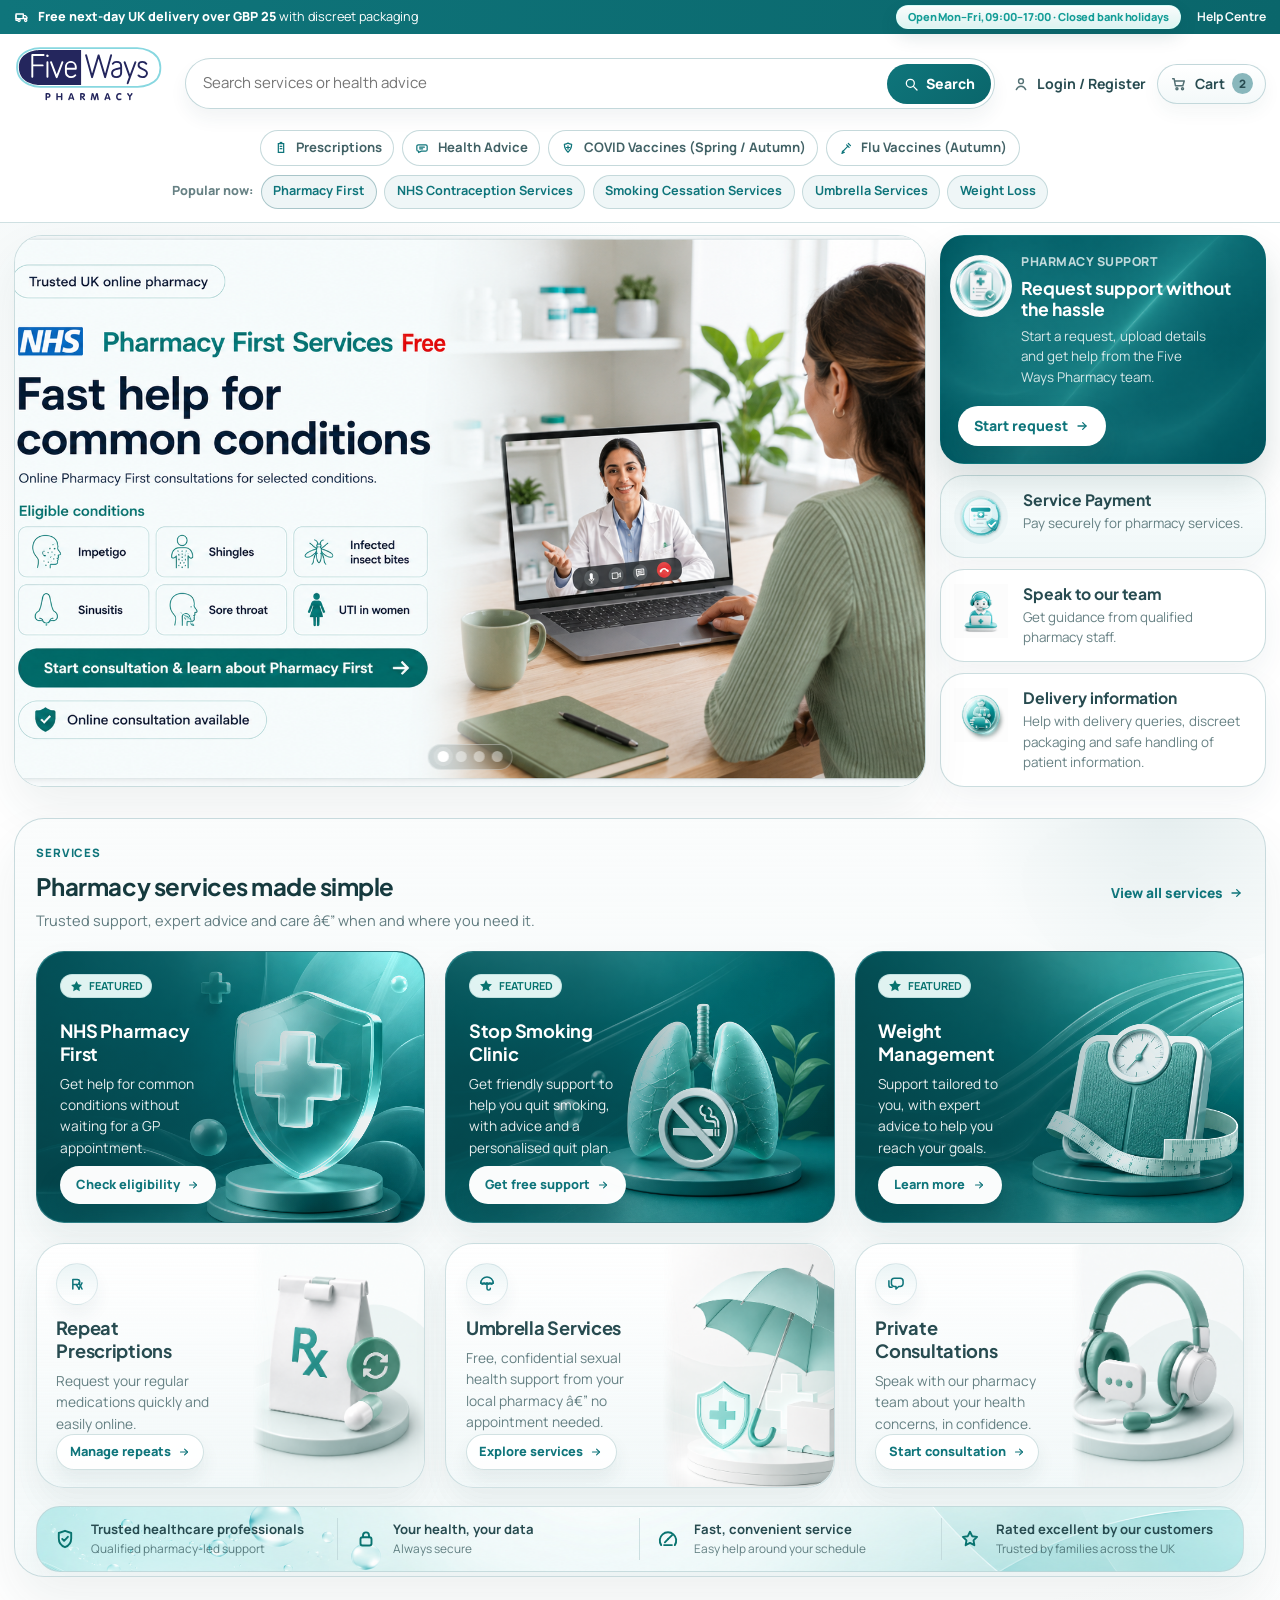
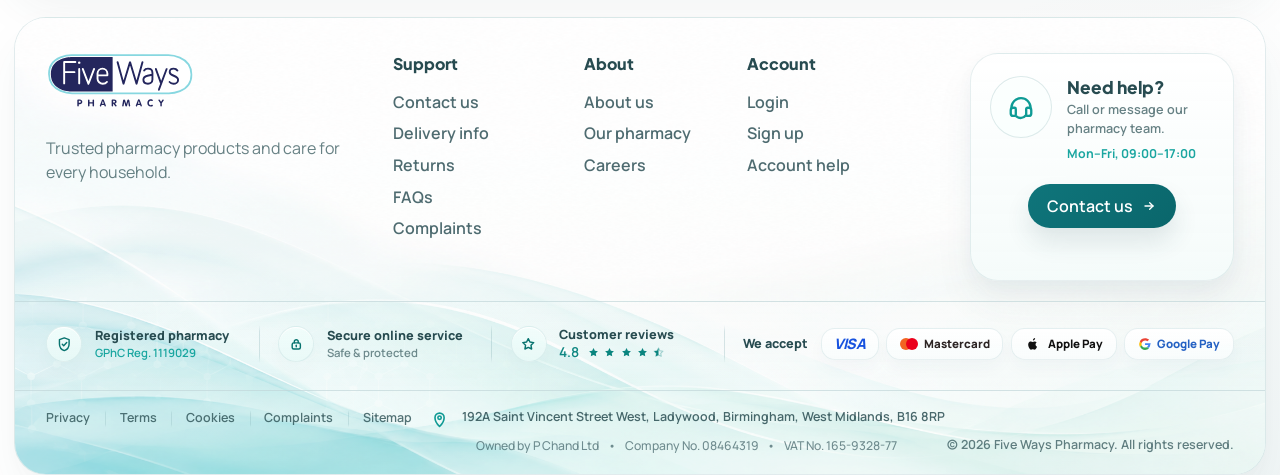
<file: index.html>
﻿<!DOCTYPE html>
<html lang="en">
<head>
  <meta charset="UTF-8" />
  <meta name="viewport" content="width=device-width, initial-scale=1.0" />
  <title>Five Ways Pharmacy | Trusted Online Pharmacy</title>
  <meta
    name="description"
    content="Five Ways Pharmacy online shop for trusted healthcare essentials, vitamins, personal care and family wellbeing."
  />
  <link rel="preconnect" href="https://fonts.googleapis.com" />
  <link rel="preconnect" href="https://fonts.gstatic.com" crossorigin />
  <link
    href="https://fonts.googleapis.com/css2?family=Manrope:wght@400;500;600;700;800&family=Plus+Jakarta+Sans:wght@500;600;700;800&display=swap"
    rel="stylesheet"
  />
  <link rel="stylesheet" href="./styles.css" />
</head>
<body>
  <header class="site-header">
    <div class="top-strip">
      <div class="top-strip-inner container">
        <p class="top-strip-message">
          <svg viewBox="0 0 24 24" aria-hidden="true">
            <path d="M3 7.5h11v7H3z" />
            <path d="M14 10h3.2l2.3 2.6V14H14z" />
            <circle cx="7.5" cy="17" r="1.75" />
            <circle cx="17.5" cy="17" r="1.75" />
            <path d="M5.75 17H3V9.25" />
          </svg>
          <span><strong>Free next-day UK delivery over GBP 25</strong> with discreet packaging</span>
        </p>
        <div class="top-strip-links">
          <span class="top-strip-hours" aria-label="Opening hours">
            Open Mon&ndash;Fri, 09:00&ndash;17:00 &middot; Closed bank holidays
          </span>
          <a href="#" aria-label="Customer support">Help Centre</a>
        </div>
      </div>
    </div>

    <div class="header-shell container">
      <div class="header-main">
        <button
          class="mobile-menu-toggle"
          type="button"
          aria-label="Open menu"
          aria-expanded="false"
          aria-controls="mobile-menu-drawer"
          aria-haspopup="dialog"
        >
          <svg viewBox="0 0 24 24" aria-hidden="true">
            <path d="M4.5 7.25h15" />
            <path d="M4.5 12h15" />
            <path d="M4.5 16.75h15" />
          </svg>
        </button>

        <a class="brand" href="#" aria-label="Five Ways Pharmacy home">
          <img
            class="brand-logo"
            src="./assets/brand/fiveways-logo-new.svg"
            alt="Five Ways Pharmacy"
            width="454"
            height="227"
          />
        </a>

        <form class="search-bar" role="search" aria-label="Site search">
          <label class="sr-only" for="site-search">Search services or health advice</label>
          <input
            id="site-search"
            type="search"
            placeholder="Search services or health advice"
            aria-label="Search services or health advice"
          />
          <button type="submit">
            <svg viewBox="0 0 24 24" aria-hidden="true">
              <circle cx="11" cy="11" r="6" />
              <path d="M16 16l5 5" />
            </svg>
            <span>Search</span>
          </button>
        </form>

        <nav class="header-actions" aria-label="User actions">
          <div class="header-account">
            <a class="header-action header-account__link" href="account.html" aria-label="Login or register">
              <svg viewBox="0 0 24 24" aria-hidden="true">
                <circle cx="12" cy="8.25" r="3.25" />
                <path d="M5.75 19.5c1.35-3.05 4.05-4.6 6.25-4.6s4.9 1.55 6.25 4.6" />
              </svg>
              <span class="header-account__label">Login / Register</span>
            </a>

            <a class="header-action header-account__mobile-link" href="account.html" aria-label="Login / Register">
              <svg viewBox="0 0 24 24" aria-hidden="true">
                <circle cx="12" cy="8.25" r="3.25" />
                <path d="M5.75 19.5c1.35-3.05 4.05-4.6 6.25-4.6s4.9 1.55 6.25 4.6" />
              </svg>
              <span class="sr-only">Login or register</span>
            </a>
          </div>

          <a href="#" class="cart-pill" aria-label="Shopping cart with 2 items">
            <svg viewBox="0 0 24 24" aria-hidden="true">
              <path d="M3.5 5h2l1.7 9.25h9.9L19 8H6.2" />
              <circle cx="9.25" cy="18.25" r="1.35" />
              <circle cx="16.7" cy="18.25" r="1.35" />
            </svg>
            <span class="cart-pill-label">Cart</span>
            <span class="cart-pill-count">2</span>
          </a>
        </nav>
      </div>

      <div class="header-browse">
        <nav class="category-nav" aria-label="Main categories">
          <div class="category-pill-dropdown category-pill-dropdown--desktop-hide">
            <a href="pharmacy-services.html" aria-haspopup="true">
              <svg viewBox="0 0 24 24" aria-hidden="true">
                <path d="M8 5.5h8v13H8z" />
                <path d="M10 3.75h4" />
                <path d="M10 9.5h4" />
                <path d="M10 13h4" />
              </svg>
              <span>Pharmacy Services</span>
            </a>

            <div class="category-pill-dropdown-menu" aria-label="Pharmacy Services menu">
              <div class="category-pill-dropdown-section">
                <p>
                  <svg viewBox="0 0 24 24" aria-hidden="true">
                    <path d="M12 19.25c-4.1-2.4-6.75-4.85-6.75-8.2a3.8 3.8 0 0 1 3.95-3.8c1.25 0 2.2.5 2.8 1.35.6-.85 1.55-1.35 2.8-1.35a3.8 3.8 0 0 1 3.95 3.8c0 3.35-2.65 5.8-6.75 8.2Z" />
                    <path d="M12 9.6v4.1" />
                    <path d="M9.95 11.65h4.1" />
                  </svg>
                  <span>Free NHS services</span>
                </p>
                <a href="pharmacy-first/" class="category-pill-dropdown-link">
                  <span>NHS Pharmacy First</span>
                  <span class="category-pill-free-badge">FREE</span>
                </a>
                <a href="stop-smoking-clinic/" class="category-pill-dropdown-link">
                  <span>Stop Smoking Clinic</span>
                  <span class="category-pill-free-badge">FREE</span>
                </a>
                <a href="#" class="category-pill-dropdown-link">
                  <span>Blood Pressure Check</span>
                  <span class="category-pill-free-badge">FREE</span>
                </a>
              </div>

              <div class="category-pill-dropdown-section">
                <p>
                  <svg viewBox="0 0 24 24" aria-hidden="true">
                    <path d="M4.75 13.5h8.2l5.3-6.25c.45-.55 1.35-.55 1.8 0 .4.5.35 1.2-.1 1.65l-4.2 4.6h3.5c.8 0 1.45.65 1.45 1.45s-.65 1.45-1.45 1.45h-3.5l4.2 4.6c.45.45.5 1.15.1 1.65-.45.55-1.35.55-1.8 0l-5.3-6.25h-8.2" />
                    <path d="M7.25 10.4l-2.5 2.1 2.5 2.1" />
                  </svg>
                  <span>Travel &amp; prevention</span>
                </p>
                <a href="#" class="category-pill-dropdown-link">Travel Vaccines</a>
                <a href="flu-vaccines/" class="category-pill-dropdown-link">Flu Vaccine</a>
                <a href="#" class="category-pill-dropdown-link">Travel Health Advice</a>
              </div>

              <div class="category-pill-dropdown-section">
                <p>
                  <svg viewBox="0 0 24 24" aria-hidden="true">
                    <path d="M8 5.5h8v13H8z" />
                    <path d="M10 3.75h4" />
                    <path d="M10 9.5h4" />
                    <path d="M10 13h4" />
                  </svg>
                  <span>Prescriptions &amp; care</span>
                </p>
                <a href="repeat-prescriptions/" class="category-pill-dropdown-link">Repeat Prescriptions</a>
                <a href="#" class="category-pill-dropdown-link">Private Consultations</a>
                <a href="#" class="category-pill-dropdown-link">Medicine Advice</a>
              </div>

              <div class="category-pill-dropdown-actions">
                <a href="#" class="category-pill-dropdown-link">
                  <svg viewBox="0 0 24 24" aria-hidden="true">
                    <rect x="4.75" y="4.75" width="5.5" height="5.5" rx="1.1" />
                    <rect x="13.75" y="4.75" width="5.5" height="5.5" rx="1.1" />
                    <rect x="4.75" y="13.75" width="5.5" height="5.5" rx="1.1" />
                    <rect x="13.75" y="13.75" width="5.5" height="5.5" rx="1.1" />
                  </svg>
                  <span>View all services</span>
                  <svg viewBox="0 0 24 24" aria-hidden="true">
                    <path d="M6 12h12" />
                    <path d="M13 7l5 5-5 5" />
                  </svg>
                </a>
                <a href="#" class="category-pill-dropdown-link">
                  <svg viewBox="0 0 24 24" aria-hidden="true">
                    <path d="M12 4.5 13.45 9l4.55 1.45-4.55 1.45L12 16.5l-1.45-4.6L6 10.45 10.55 9 12 4.5Z" />
                    <path d="M18.5 4.75 19 6.25l1.5.5-1.5.5-.5 1.5-.5-1.5-1.5-.5 1.5-.5.5-1.5Z" />
                  </svg>
                  <span>Five Ways Pharmacy AI Assistant</span>
                </a>
              </div>
            </div>
          </div>
          <div class="category-pill-dropdown category-pill-dropdown--compact category-pill-dropdown--prescriptions">
            <button type="button" aria-haspopup="true" aria-expanded="false">
              <svg viewBox="0 0 24 24" aria-hidden="true">
                <path d="M8 5.5h8v13H8z" />
                <path d="M10 3.75h4" />
                <path d="M10 9.5h4" />
                <path d="M10 13h4" />
              </svg>
              <span>Prescriptions</span>
            </button>

            <div class="category-pill-dropdown-menu category-pill-dropdown-menu--compact" aria-label="Prescriptions menu">
              <a href="emergency-prescriptions/" class="category-pill-dropdown-link">Emergency supply</a>
              <a href="repeat-prescriptions/" class="category-pill-dropdown-link">Repeat prescriptions</a>
            </div>
          </div>
          <a href="health-advice/">
            <svg viewBox="0 0 24 24" aria-hidden="true">
              <path d="M6.5 7.25h11a2.25 2.25 0 0 1 2.25 2.25v5a2.25 2.25 0 0 1-2.25 2.25H11l-4 2v-2H6.5A2.25 2.25 0 0 1 4.25 14.5v-5A2.25 2.25 0 0 1 6.5 7.25Z" />
              <path d="M8.5 10.75h7" />
              <path d="M8.5 13.25h4.5" />
            </svg>
            <span>Health Advice</span>
          </a>
          <a href="#shop-by-category" class="service-led-hidden" hidden>
            <svg viewBox="0 0 24 24" aria-hidden="true">
              <path d="M3.5 5h2l1.7 9.25h9.9L19 8H6.2" />
              <circle cx="9.25" cy="18.25" r="1.35" />
              <circle cx="16.7" cy="18.25" r="1.35" />
            </svg>
            <span>Over-the-counter Purchases</span>
          </a>
          <a href="covid-vaccines/">
            <svg viewBox="0 0 24 24" aria-hidden="true">
              <path d="M12 4.75c1.95 1 3.95 1.45 5.45 1.7 0 6.2-3.45 10.05-5.45 11.8-2-1.75-5.45-5.6-5.45-11.8 1.5-.25 3.5-.7 5.45-1.7Z" />
              <path d="M12 8.75v5" />
              <path d="M9.5 11.25h5" />
            </svg>
            <span>COVID Vaccines (Spring / Autumn)</span>
          </a>
          <a href="flu-vaccines/">
            <svg viewBox="0 0 24 24" aria-hidden="true">
              <path d="M15.5 5.25 18.75 8.5" />
              <path d="M8.4 15.85 15 9.25" />
              <path d="M6.4 17.85 8.4 15.85" />
              <path d="M12.9 7.35 16.65 11.1" />
              <path d="M9.55 18.45 5.9 20.1l1.65-3.65" />
            </svg>
            <span>Flu Vaccines (Autumn)</span>
          </a>
          <a href="#" class="category-pill-popular">
            <svg viewBox="0 0 24 24" aria-hidden="true">
              <path d="M12 4.75 13.35 9l4.25 1.35-4.25 1.35L12 15.95 10.65 11.7 6.4 10.35 10.65 9 12 4.75Z" />
              <path d="M18.4 5.35 18.8 6.6l1.25.4-1.25.4-.4 1.25-.4-1.25-1.25-.4 1.25-.4.4-1.25Z" />
            </svg>
            <span>Popular now</span>
          </a>
        </nav>

        <div class="quick-nav" aria-label="Popular shortcuts">
          <p>Popular now:</p>
          <a href="pharmacy-first/" class="quick-pill quick-pill--featured">Pharmacy First</a>
          <a href="nhs-contraception-services/" class="quick-pill">NHS Contraception Services</a>
          <a href="stop-smoking-clinic/" class="quick-pill">Smoking Cessation Services</a>
          <a href="umbrella-services/" class="quick-pill">Umbrella Services</a>
          <a href="weight-loss-support/" class="quick-pill">Weight Loss</a>
        </div>
      </div>
    </div>
  </header>

  <div class="mobile-menu-shell" aria-hidden="true">
    <button class="mobile-menu-overlay" type="button" aria-label="Close menu"></button>
    <aside
      class="mobile-menu-drawer"
      id="mobile-menu-drawer"
      role="dialog"
      aria-modal="true"
      aria-hidden="true"
      aria-labelledby="mobile-menu-title"
    >
      <div class="mobile-menu-drawer-inner">
        <div class="mobile-menu-header">
          <div class="mobile-menu-header-copy">
            <img
              class="mobile-menu-logo"
              src="./assets/brand/fiveways-logo-new.svg"
              alt="Five Ways Pharmacy"
              width="454"
              height="227"
            />
          </div>
          <button class="mobile-menu-close" type="button" aria-label="Close menu">
            <svg viewBox="0 0 24 24" aria-hidden="true">
              <path d="M6.5 6.5 17.5 17.5" />
              <path d="M17.5 6.5 6.5 17.5" />
            </svg>
          </button>
        </div>

        <div class="mobile-menu-body">
          <section class="mobile-menu-section" aria-labelledby="mobile-menu-services">
            <h2 class="mobile-menu-section-title" id="mobile-menu-services">Services</h2>
            <div class="mobile-menu-links">
              <a href="pharmacy-first/" class="mobile-menu-link">Pharmacy First</a>
              <a href="stop-smoking-clinic/" class="mobile-menu-link">Smoking Cessation Services</a>
              <a href="umbrella-services/" class="mobile-menu-link">Umbrella Services</a>
              <a href="weight-loss-support/" class="mobile-menu-link">Weight Loss</a>
              <a href="nhs-contraception-services/" class="mobile-menu-link">NHS Contraception Services</a>
              <details class="mobile-menu-group">
                <summary class="mobile-menu-link mobile-menu-link--toggle">Prescriptions</summary>
                <div class="mobile-menu-submenu">
                  <a href="emergency-prescriptions/" class="mobile-menu-link">Emergency supply</a>
                  <a href="repeat-prescriptions/" class="mobile-menu-link">Repeat prescriptions</a>
                </div>
              </details>
              <a href="health-advice/" class="mobile-menu-link">Health Advice</a>
              <a href="#shop-by-category" class="mobile-menu-link service-led-hidden" hidden>Over-the-counter Purchases</a>
              <a href="covid-vaccines/" class="mobile-menu-link">COVID Vaccines (Spring / Autumn)</a>
              <a href="flu-vaccines/" class="mobile-menu-link">Flu Vaccines (Autumn)</a>
            </div>
          </section>

          <section class="mobile-menu-section" aria-labelledby="mobile-menu-account">
            <h2 class="mobile-menu-section-title" id="mobile-menu-account">Account</h2>
            <div class="mobile-menu-links">
              <a href="login.html" class="mobile-menu-link">Login</a>
              <a href="register.html" class="mobile-menu-link">Register</a>
              <a href="#" class="mobile-menu-link">Account help</a>
            </div>
          </section>

          <section class="mobile-menu-section" aria-labelledby="mobile-menu-support">
            <h2 class="mobile-menu-section-title" id="mobile-menu-support">Support</h2>
            <div class="mobile-menu-links">
              <a href="delivery-privacy/" class="mobile-menu-link">Delivery info</a>
              <a href="#" class="mobile-menu-link">Returns</a>
              <a href="#" class="mobile-menu-link">FAQs</a>
              <a href="#" class="mobile-menu-link">Complaints</a>
            </div>
          </section>

          <aside class="mobile-menu-help-card" aria-label="Need help">
            <p class="mobile-menu-help-kicker">Need help?</p>
            <h3>Call or message our pharmacy team.</h3>
            <a href="speak-to-our-team/" class="mobile-menu-help-link">
              <span>Contact us</span>
              <span aria-hidden="true">&rarr;</span>
            </a>
          </aside>
          <button class="mobile-menu-close-button" type="button" aria-label="Close menu">
            Close menu
          </button>
        </div>
      </div>
    </aside>
  </div>

  <div class="compact-header" aria-label="Compact sticky site tools">
    <div class="compact-header-inner container">
      <a class="compact-brand" href="#" aria-label="Five Ways Pharmacy home">
        <img
          class="compact-brand-logo"
          src="./assets/brand/fiveways-logo-new.svg"
          alt="Five Ways Pharmacy"
          width="454"
          height="227"
        />
      </a>
      <form class="compact-search" role="search" aria-label="Compact site search">
        <label class="sr-only" for="compact-site-search">Search services or health advice</label>
        <input
          id="compact-site-search"
          type="search"
          placeholder="Search services or health advice"
          aria-label="Search services or health advice"
        />
        <button type="submit">
          <svg viewBox="0 0 24 24" aria-hidden="true">
            <circle cx="11" cy="11" r="6" />
            <path d="M16 16l5 5" />
          </svg>
          <span>Search</span>
        </button>
      </form>
      <a href="account.html" class="compact-account" aria-label="Login / Register">
        <svg viewBox="0 0 24 24" aria-hidden="true">
          <circle cx="12" cy="8.25" r="3.25" />
          <path d="M5.75 19.5c1.35-3.05 4.05-4.6 6.25-4.6s4.9 1.55 6.25 4.6" />
        </svg>
        <span class="compact-account-label">Login / Register</span>
      </a>
      <a href="#" class="compact-cart" aria-label="Shopping cart with 2 items">
        <svg viewBox="0 0 24 24" aria-hidden="true">
          <path d="M3.5 5h2l1.7 9.25h9.9L19 8H6.2" />
          <circle cx="9.25" cy="18.25" r="1.35" />
          <circle cx="16.7" cy="18.25" r="1.35" />
        </svg>
        <span class="compact-cart-label">Cart</span>
        <span class="compact-cart-count">2</span>
      </a>
    </div>
  </div>
  <div class="compact-header-sentinel" aria-hidden="true"></div>

  <main>
    <section class="home-showcase hero home-showcase--service-led container">
      <div class="home-main-stack">
        <a href="service-payment.html" class="mobile-service-payment-banner" aria-label="Service Payment - pay securely for pharmacy services">
          <span class="mobile-service-payment-banner__icon" aria-hidden="true">
            <img src="./assets/images/right-icon-service-payment.svg" alt="" decoding="async" />
          </span>
          <span class="mobile-service-payment-banner__copy">
            <strong>Service Payment</strong>
            <small>Pay securely for pharmacy services.</small>
          </span>
          <span class="mobile-service-payment-banner__arrow" aria-hidden="true">
            <svg viewBox="0 0 24 24">
              <path d="M7 12h10" />
              <path d="M12 7l5 5-5 5" />
            </svg>
          </span>
        </a>

        <section class="hero-panel hero-carousel" role="region" aria-roledescription="carousel" aria-label="Featured pharmacy services">
          <div class="hero-carousel__slides">
            <div class="hero-carousel__slide is-active" data-slide-title="Pharmacy First Services" aria-hidden="false">
              <a class="hero-carousel__slide-link" href="pharmacy-first/" aria-label="Pharmacy First Services">
                <img
                  src="./assets/images/carousel/hero-pharmacy-first.png"
                  alt="Pharmacy First Services consultation banner"
                  width="1672"
                  height="941"
                  loading="eager"
                  fetchpriority="high"
                  decoding="async"
                />
              </a>
            </div>

            <div class="hero-carousel__slide" data-slide-title="Stop Smoking Clinic" aria-hidden="true">
              <img
                src="./assets/images/carousel/hero-stop-smoking.png"
                alt="Stop Smoking Clinic support banner"
                width="1672"
                height="941"
                loading="lazy"
                decoding="async"
              />
            </div>

            <div class="hero-carousel__slide" data-slide-title="Umbrella Services" aria-hidden="true">
              <img
                src="./assets/images/carousel/hero-umbrella-services.png"
                alt="Umbrella Services discreet sexual health support banner"
                width="1672"
                height="941"
                loading="lazy"
                decoding="async"
              />
            </div>

            <div class="hero-carousel__slide" data-slide-title="Weight Loss Support" aria-hidden="true">
              <img
                src="./assets/images/carousel/hero-weight-loss-support.png"
                alt="Weight Loss Support consultation banner"
                width="1672"
                height="941"
                loading="lazy"
                decoding="async"
              />
            </div>
          </div>

          <div class="hero-carousel__controls" aria-label="Carousel navigation">
            <button type="button" class="hero-carousel__arrow hero-carousel__arrow--prev" aria-label="Previous service">
              <svg viewBox="0 0 24 24" aria-hidden="true">
                <path d="M15 6l-6 6 6 6" />
              </svg>
            </button>
            <button type="button" class="hero-carousel__arrow hero-carousel__arrow--next" aria-label="Next service">
              <svg viewBox="0 0 24 24" aria-hidden="true">
                <path d="M9 6l6 6-6 6" />
              </svg>
            </button>
          </div>

          <div class="hero-carousel__dots" aria-label="Select a featured service slide">
            <button type="button" class="hero-carousel__dot is-active" aria-label="Show Pharmacy First Services slide" aria-current="true"></button>
            <button type="button" class="hero-carousel__dot" aria-label="Show Stop Smoking Clinic slide" aria-current="false"></button>
            <button type="button" class="hero-carousel__dot" aria-label="Show Umbrella Services slide" aria-current="false"></button>
            <button type="button" class="hero-carousel__dot" aria-label="Show Weight Loss Support slide" aria-current="false"></button>
          </div>

          <p class="sr-only hero-carousel__status" aria-live="polite">Showing Pharmacy First Services slide</p>
        </section>

        <section class="mobile-service-cards" aria-label="Mobile service shortcuts">
          <a href="pharmacy-first/" class="mobile-service-card" aria-label="Pharmacy First - Free NHS support">
            <img
              class="mobile-service-card__image"
              src="./assets/images/mobile-service-cards/pharmacy-first-card.png"
              alt=""
              width="1086"
              height="1448"
              decoding="async"
            />
          </a>

          <a href="stop-smoking-clinic/" class="mobile-service-card" aria-label="Stop Smoking Clinic - Free support to quit">
            <img
              class="mobile-service-card__image"
              src="./assets/images/mobile-service-cards/stop-smoking-clinic-card.png"
              alt=""
              width="1086"
              height="1448"
              decoding="async"
            />
          </a>

          <a href="speak-to-our-team/" class="mobile-service-card" aria-label="Online Consultation - Speak to our team">
            <img
              class="mobile-service-card__image"
              src="./assets/images/mobile-service-cards/online-consultation-card.png"
              alt=""
              width="1086"
              height="1448"
              decoding="async"
            />
          </a>
        </section>

        <section class="category-section category-section--compact service-led-hidden" id="shop-by-category" hidden>
          <div class="section-head section-head--compact">
            <h2>Shop by category</h2>
            <a href="#">
              <span>View all categories</span>
              <svg viewBox="0 0 24 24" aria-hidden="true">
                <path d="M6 12h12" />
                <path d="M13 7l5 5-5 5" />
              </svg>
            </a>
          </div>

          <div class="category-grid">
            <a href="#" class="category-card">
              <div class="category-media">
                <img
                  class="category-photo"
                  src="./assets/images/category-pain-relief.png"
                  alt="Pain Relief category image"
                  width="1254"
                  height="1254"
                />
              </div>
              <div class="category-copy">
                <h3>Pain Relief</h3>
                <span class="category-arrow" aria-hidden="true">
                  <svg viewBox="0 0 24 24">
                    <path d="M8 12h8" />
                    <path d="M13 7l5 5-5 5" />
                  </svg>
                </span>
              </div>
            </a>

            <a href="#" class="category-card">
              <div class="category-media">
                <img
                  class="category-photo"
                  src="./assets/images/category-cold-flu.png"
                  alt="Cold and Flu category image"
                  width="1254"
                  height="1254"
                />
              </div>
              <div class="category-copy">
                <h3>Cold &amp; Flu</h3>
                <span class="category-arrow" aria-hidden="true">
                  <svg viewBox="0 0 24 24">
                    <path d="M8 12h8" />
                    <path d="M13 7l5 5-5 5" />
                  </svg>
                </span>
              </div>
            </a>

            <a href="#" class="category-card">
              <div class="category-media">
                <img
                  class="category-photo"
                  src="./assets/images/category-vitamins.png"
                  alt="Vitamins category image"
                  width="1254"
                  height="1254"
                />
              </div>
              <div class="category-copy">
                <h3>Vitamins</h3>
                <span class="category-arrow" aria-hidden="true">
                  <svg viewBox="0 0 24 24">
                    <path d="M8 12h8" />
                    <path d="M13 7l5 5-5 5" />
                  </svg>
                </span>
              </div>
            </a>

            <a href="#" class="category-card">
              <div class="category-media">
                <img
                  class="category-photo"
                  src="./assets/images/category-skincare.png"
                  alt="Skincare category image"
                  width="1254"
                  height="1254"
                />
              </div>
              <div class="category-copy">
                <h3>Skincare</h3>
                <span class="category-arrow" aria-hidden="true">
                  <svg viewBox="0 0 24 24">
                    <path d="M8 12h8" />
                    <path d="M13 7l5 5-5 5" />
                  </svg>
                </span>
              </div>
            </a>

            <a href="#" class="category-card">
              <div class="category-media">
                <img
                  class="category-photo"
                  src="./assets/images/category-baby-mum.png"
                  alt="Baby and Mum category image"
                  width="1254"
                  height="1254"
                />
              </div>
              <div class="category-copy">
                <h3>Baby &amp; Mum</h3>
                <span class="category-arrow" aria-hidden="true">
                  <svg viewBox="0 0 24 24">
                    <path d="M8 12h8" />
                    <path d="M13 7l5 5-5 5" />
                  </svg>
                </span>
              </div>
            </a>

            <a href="#" class="category-card">
              <div class="category-media">
                <img
                  class="category-photo"
                  src="./assets/images/category-travel-health.png"
                  alt="Travel Health category image"
                  width="1254"
                  height="1254"
                />
              </div>
              <div class="category-copy">
                <h3>Travel Health</h3>
                <span class="category-arrow" aria-hidden="true">
                  <svg viewBox="0 0 24 24">
                    <path d="M8 12h8" />
                    <path d="M13 7l5 5-5 5" />
                  </svg>
                </span>
              </div>
            </a>
          </div>

          <div class="category-grid-desktop-preview" aria-label="Desktop shop by category preview">
            <a href="#" class="category-desktop-preview-card category-desktop-preview-card--mens" aria-label="Men's Health">
              <img
                class="category-desktop-preview-card__image"
                src="./assets/images/shop-category-redesign/desktop/mens-health.png"
                alt=""
                loading="eager"
                fetchpriority="high"
                decoding="async"
              />
            </a>

            <a href="#" class="category-desktop-preview-card category-desktop-preview-card--womens" aria-label="Women's Health">
              <img
                class="category-desktop-preview-card__image"
                src="./assets/images/shop-category-redesign/desktop/womens-health.png"
                alt=""
                loading="eager"
                fetchpriority="high"
                decoding="async"
              />
            </a>

            <a href="#shop-by-category" class="category-desktop-preview-card category-desktop-preview-card--over-the-counter" aria-label="Over-the-counter Purchases">
              <img
                class="category-desktop-preview-card__image"
                src="./assets/images/shop-category-redesign/desktop/over-the-counter-purchases.png"
                alt=""
                loading="eager"
                fetchpriority="high"
                decoding="async"
              />
            </a>
          </div>

          <div class="category-grid-mobile-preview" hidden aria-label="Mobile shop by category preview">
            <a href="#" class="category-mobile-preview-card category-mobile-preview-card--mens" aria-label="Men's Health">
              <span class="category-mobile-preview-card__media" aria-hidden="true">
                <img class="category-mobile-preview-card__image" src="./assets/images/shop-category-redesign/mobile/mens-health.png" alt="" decoding="async" loading="lazy">
              </span>
              <span class="category-mobile-preview-card__title">Men&rsquo;s Health</span>
            </a>

            <a href="#" class="category-mobile-preview-card category-mobile-preview-card--womens" aria-label="Women's Health">
              <span class="category-mobile-preview-card__media" aria-hidden="true">
                <img class="category-mobile-preview-card__image" src="./assets/images/shop-category-redesign/mobile/womens-health.png" alt="" decoding="async" loading="lazy">
              </span>
              <span class="category-mobile-preview-card__title">Women&rsquo;s Health</span>
            </a>

            <a href="#shop-by-category" class="category-mobile-preview-card category-mobile-preview-card--over-the-counter" aria-label="Over-the-counter Purchases">
              <span class="category-mobile-preview-card__media" aria-hidden="true">
                <img class="category-mobile-preview-card__image" src="./assets/images/shop-category-redesign/mobile/over-the-counter-purchases.png" alt="" decoding="async" loading="lazy">
              </span>
              <span class="category-mobile-preview-card__title">Over-the-counter Purchases</span>
            </a>
          </div>
        </section>
      </div>

      <aside class="hero-side" aria-label="Service shortcuts">
        <article class="side-card side-card-primary">
          <div class="side-card-icon" aria-hidden="true">
            <img src="./assets/images/right-icon-support-request.png" alt="" decoding="async" />
          </div>
          <div class="side-card-copy">
            <p class="side-card-kicker">Pharmacy support</p>
            <h3>Request support without the hassle</h3>
            <p>Start a request, upload details and get help from the Five Ways Pharmacy team.</p>
          </div>
          <a href="request-support/" class="side-card-cta">
            <span>Start request</span>
            <svg viewBox="0 0 24 24" aria-hidden="true">
              <path d="M6 12h12" />
              <path d="M13 7l5 5-5 5" />
            </svg>
          </a>
        </article>

        <a href="service-payment.html" class="side-card side-card--service-payment" aria-label="Service Payment - Pay securely for pharmacy services.">
          <div class="side-card-icon" aria-hidden="true">
            <img src="./assets/images/right-icon-service-payment.svg" alt="" decoding="async" />
          </div>
          <div class="side-card-copy">
            <h3>Service Payment</h3>
            <p>Pay securely for pharmacy services.</p>
          </div>
        </a>

        <a href="speak-to-our-team/" class="side-card" aria-label="Speak to our team - Get guidance from qualified pharmacy staff.">
          <div class="side-card-icon" aria-hidden="true">
            <img src="./assets/images/right-icon-speak-to-team.png" alt="" decoding="async" />
          </div>
          <div class="side-card-copy">
            <h3>Speak to our team</h3>
            <p>Get guidance from qualified pharmacy staff.</p>
          </div>
        </a>

        <a href="delivery-privacy/" class="side-card" aria-label="Delivery information - Get help with delivery queries and patient information handling.">
          <div class="side-card-icon" aria-hidden="true">
            <img src="./assets/images/right-icon-delivery-privacy.png" alt="" decoding="async" />
          </div>
          <div class="side-card-copy">
            <h3>Delivery information</h3>
            <p>Help with delivery queries, discreet packaging and safe handling of patient information.</p>
          </div>
        </a>

        <article class="side-card side-card--trusted-products service-led-hidden" hidden>
          <div class="side-card-icon" aria-hidden="true">
            <img src="./assets/images/right-icon-trusted-products.png" alt="" decoding="async" />
          </div>
          <div class="side-card-copy">
            <h3>Trusted products</h3>
            <p>Genuine pharmacy products from trusted brands.</p>
          </div>
        </article>
      </aside>
    </section>

    <section class="section service-section container">
      <div class="service-shell">
        <div class="section-head service-head">
          <div>
          <span class="section-kicker service-kicker">Services</span>
          <h2>Pharmacy services made simple</h2>
        </div>
          <a href="#">
          <span>View all services</span>
          <svg viewBox="0 0 24 24" aria-hidden="true">
            <path d="M6 12h12" />
            <path d="M13 7l5 5-5 5" />
          </svg>
          </a>
        </div>
      <p class="section-intro">Trusted support, expert advice and care â€” when and where you need it.</p>
      <div class="service-mobile-carousel" aria-label="Mobile pharmacy services">
        <a href="pharmacy-first/" class="service-mobile-card">
          <img
            class="service-mobile-card__image"
            src="./assets/images/pharmacy-services-mobile/01-pharmacy-first.png"
            alt="Pharmacy First"
            loading="lazy"
            decoding="async"
          />
        </a>

        <a href="stop-smoking-clinic/" class="service-mobile-card">
          <img
            class="service-mobile-card__image"
            src="./assets/images/pharmacy-services-mobile/03-smoking-cessation-services.png"
            alt="Smoking Cessation Services"
            loading="lazy"
            decoding="async"
          />
        </a>

        <a href="umbrella-services/" class="service-mobile-card">
          <img
            class="service-mobile-card__image"
            src="./assets/images/pharmacy-services-mobile/04-umbrella-services.png"
            alt="Umbrella Services"
            loading="lazy"
            decoding="async"
          />
        </a>

        <a href="weight-loss-support/" class="service-mobile-card">
          <img
            class="service-mobile-card__image"
            src="./assets/images/pharmacy-services-mobile/05-weight-loss-support.png"
            alt="Weight Loss"
            loading="lazy"
            decoding="async"
          />
        </a>

        <a href="nhs-contraception-services/" class="service-mobile-card">
          <img
            class="service-mobile-card__image"
            src="./assets/images/pharmacy-services-mobile/02-nhs-contraception-services.png"
            alt="NHS Contraception Services"
            loading="lazy"
            decoding="async"
          />
        </a>

        <a href="covid-vaccines/" class="service-mobile-card">
          <img
            class="service-mobile-card__image"
            src="./assets/images/pharmacy-services-mobile/09-covid-vaccines.png"
            alt="COVID Vaccines"
            loading="lazy"
            decoding="async"
          />
        </a>

        <a href="flu-vaccines/" class="service-mobile-card">
          <img
            class="service-mobile-card__image"
            src="./assets/images/pharmacy-services-mobile/10-flu-vaccines.png"
            alt="Flu Vaccines"
            loading="lazy"
            decoding="async"
          />
        </a>

        <a href="prescriptions/" class="service-mobile-card">
          <img
            class="service-mobile-card__image"
            src="./assets/images/pharmacy-services-mobile/06-prescriptions.png"
            alt="Prescriptions"
            loading="lazy"
            decoding="async"
          />
        </a>

        <a href="health-advice/" class="service-mobile-card">
          <img
            class="service-mobile-card__image"
            src="./assets/images/pharmacy-services-mobile/07-health-advice.png"
            alt="Health Advice"
            loading="lazy"
            decoding="async"
          />
        </a>

        <a href="#shop-by-category" class="service-mobile-card service-led-hidden" hidden>
          <img
            class="service-mobile-card__image"
            src="./assets/images/pharmacy-services-mobile/08-over-the-counter-purchases.png"
            alt="Over-the-counter Purchases"
            loading="lazy"
            decoding="async"
          />
        </a>
      </div>
      <div class="service-grid">
        <article class="service-card service-card--featured service-card--nhs">
          <div class="service-card__visual" aria-hidden="true">
            <img class="service-card__image" src="./assets/images/pharmacy-services-made-simple/service-nhs-pharmacy-first.png" alt="" loading="lazy" decoding="async">
          </div>
          <div class="service-card__content">
            <span class="service-card__badge">Featured</span>
            <div class="service-card__copy">
              <h3>NHS Pharmacy First</h3>
              <p>Get help for common conditions without waiting for a GP appointment.</p>
            </div>
            <a class="service-card__cta" href="pharmacy-first/">
              <span>Check eligibility</span>
              <svg viewBox="0 0 24 24" aria-hidden="true">
                <path d="M6 12h12" />
                <path d="M13 7l5 5-5 5" />
              </svg>
            </a>
          </div>
        </article>

        <article class="service-card service-card--featured service-card--smoking">
          <div class="service-card__visual" aria-hidden="true">
            <img class="service-card__image" src="./assets/images/pharmacy-services-made-simple/service-stop-smoking-clinic.png" alt="" loading="lazy" decoding="async">
          </div>
          <div class="service-card__content">
            <span class="service-card__badge">Featured</span>
            <div class="service-card__copy">
              <h3>Stop Smoking Clinic</h3>
              <p>Get friendly support to help you quit smoking, with advice and a personalised quit plan.</p>
            </div>
            <a class="service-card__cta" href="stop-smoking-clinic/">
              <span>Get free support</span>
              <svg viewBox="0 0 24 24" aria-hidden="true">
                <path d="M6 12h12" />
                <path d="M13 7l5 5-5 5" />
              </svg>
            </a>
          </div>
        </article>

        <article class="service-card service-card--featured service-card--weight">
          <div class="service-card__visual" aria-hidden="true">
            <img class="service-card__image" src="./assets/images/pharmacy-services-made-simple/service-weight-management.png" alt="" loading="lazy" decoding="async">
          </div>
          <div class="service-card__content">
            <span class="service-card__badge">Featured</span>
            <div class="service-card__copy">
              <h3>Weight Management</h3>
              <p>Support tailored to you, with expert advice to help you reach your goals.</p>
            </div>
            <a class="service-card__cta" href="weight-loss-support/">
              <span>Learn more</span>
              <svg viewBox="0 0 24 24" aria-hidden="true">
                <path d="M6 12h12" />
                <path d="M13 7l5 5-5 5" />
              </svg>
            </a>
          </div>
        </article>

        <article class="service-card service-card--standard service-card--repeat">
          <div class="service-card__visual" aria-hidden="true">
            <img class="service-card__image" src="./assets/images/pharmacy-services-made-simple/service-repeat-prescriptions.png" alt="" loading="lazy" decoding="async">
          </div>
          <div class="service-card__content">
            <span class="service-card__icon-badge" aria-hidden="true">
              <svg viewBox="0 0 24 24">
                <path d="M7 18V6.5h5.2a3.1 3.1 0 0 1 0 6.2H7" />
                <path d="M11.1 12.7 14.7 18" />
                <path d="M14.2 10.6 18 18" />
                <path d="M18 10.6 14.2 18" />
              </svg>
            </span>
            <div class="service-card__copy">
              <h3>Repeat Prescriptions</h3>
              <p>Request your regular medications quickly and easily online.</p>
            </div>
            <a class="service-card__cta" href="repeat-prescriptions/">
              <span>Manage repeats</span>
              <svg viewBox="0 0 24 24" aria-hidden="true">
                <path d="M6 12h12" />
                <path d="M13 7l5 5-5 5" />
              </svg>
            </a>
          </div>
        </article>

        <article class="service-card service-card--standard service-card--umbrella">
          <div class="service-card__visual" aria-hidden="true">
            <img class="service-card__image" src="./assets/images/service-umbrella-services.png" alt="" loading="lazy" decoding="async">
          </div>
          <div class="service-card__content">
            <span class="service-card__icon-badge" aria-hidden="true">
              <svg viewBox="0 0 24 24">
                <path d="M4.5 11a7.5 7.5 0 0 1 15 0Z" />
                <path d="M12 11v6.25a2 2 0 0 0 4 0" />
                <path d="M8.5 11a1.8 1.8 0 0 1-3.5 0" />
                <path d="M12 11a1.8 1.8 0 0 1-3.5 0" />
                <path d="M15.5 11a1.8 1.8 0 0 1-3.5 0" />
                <path d="M19 11a1.8 1.8 0 0 1-3.5 0" />
              </svg>
            </span>
            <div class="service-card__copy">
              <h3>Umbrella Services</h3>
              <p>Free, confidential sexual health support from your local pharmacy â€” no appointment needed.</p>
            </div>
            <a class="service-card__cta" href="umbrella-services/">
              <span>Explore services</span>
              <svg viewBox="0 0 24 24" aria-hidden="true">
                <path d="M6 12h12" />
                <path d="M13 7l5 5-5 5" />
              </svg>
            </a>
          </div>
        </article>

        <article class="service-card service-card--standard service-card--consultation">
          <div class="service-card__visual" aria-hidden="true">
            <img class="service-card__image" src="./assets/images/pharmacy-services-made-simple/service-private-consultations.png" alt="" loading="lazy" decoding="async">
          </div>
          <div class="service-card__content">
            <span class="service-card__icon-badge" aria-hidden="true">
              <svg viewBox="0 0 24 24">
                <path d="M6.5 8.5A3.5 3.5 0 0 1 10 5h7a3.5 3.5 0 0 1 3.5 3.5v3A3.5 3.5 0 0 1 17 15h-1.75l-3.25 3v-3H10A3.5 3.5 0 0 1 6.5 11.5Z" />
                <path d="M3.5 8.25v5.25A2.5 2.5 0 0 0 6 16h1.25" />
              </svg>
            </span>
            <div class="service-card__copy">
              <h3>Private Consultations</h3>
              <p>Speak with our pharmacy team about your health concerns, in confidence.</p>
            </div>
            <a class="service-card__cta" href="#">
              <span>Start consultation</span>
              <svg viewBox="0 0 24 24" aria-hidden="true">
                <path d="M6 12h12" />
                <path d="M13 7l5 5-5 5" />
              </svg>
            </a>
          </div>
        </article>
        </div>

        <div class="service-trust-strip">
          <article class="service-trust-item">
            <span class="service-trust-icon" aria-hidden="true">
              <svg viewBox="0 0 24 24">
                <path d="M12 3.8 18.2 6v5.5c0 4.35-2.76 7.4-6.2 8.7-3.44-1.3-6.2-4.35-6.2-8.7V6Z" />
                <path d="m9.2 11.9 1.9 1.9 3.8-4" />
              </svg>
            </span>
            <div>
              <strong>Trusted healthcare professionals</strong>
              <small>Qualified pharmacy-led support</small>
            </div>
          </article>
          <article class="service-trust-item">
            <span class="service-trust-icon" aria-hidden="true">
              <svg viewBox="0 0 24 24">
                <rect x="6.5" y="10.25" width="11" height="8.25" rx="2" />
                <path d="M9 10.25V8.4a3 3 0 1 1 6 0v1.85" />
              </svg>
            </span>
            <div>
              <strong>Your health, your data</strong>
              <small>Always secure</small>
            </div>
          </article>
          <article class="service-trust-item">
            <span class="service-trust-icon" aria-hidden="true">
              <svg viewBox="0 0 24 24">
                <path d="M5.2 18.1a8.2 8.2 0 1 1 13.6 0" />
                <path d="M12 12.2 16.1 8.1" />
                <path d="M12 12.2 8.9 15.3" />
                <path d="M8.1 18.1h7.8" />
              </svg>
            </span>
            <div>
              <strong>Fast, convenient service</strong>
              <small>Easy help around your schedule</small>
            </div>
          </article>
          <article class="service-trust-item">
            <span class="service-trust-icon" aria-hidden="true">
              <svg viewBox="0 0 24 24">
                <path d="m12 4.75 2.15 4.44 4.91.72-3.53 3.44.83 4.85L12 15.87 7.64 18.2l.83-4.85-3.53-3.44 4.91-.72Z" />
              </svg>
            </span>
            <div>
              <strong>Rated excellent by our customers</strong>
              <small>Trusted by families across the UK</small>
            </div>
          </article>
        </div>
      </div>
    </section>

  </main>

  <footer class="site-footer">
    <div class="container">
      <div class="footer-shell">
        <div class="footer-top">
          <div class="footer-brand-block">
            <a class="brand footer-brand" href="#" aria-label="Five Ways Pharmacy home">
              <img
                class="brand-logo"
                src="./assets/brand/fiveways-logo-new.svg"
                alt="Five Ways Pharmacy"
                width="454"
                height="227"
              />
            </a>
            <p>Trusted pharmacy products and care for every household.</p>
          </div>
          <div class="footer-nav-shell">
            <div class="footer-nav">
              <details class="footer-nav-column footer-nav-column--shop footer-nav-accordion service-led-hidden" open hidden>
                <summary class="footer-nav-toggle">
                  <span>Shop</span>
                  <svg viewBox="0 0 24 24" aria-hidden="true">
                    <path d="M7 10.5 12 15l5-4.5" />
                  </svg>
                </summary>
                <div class="footer-nav-links">
                  <a href="#">All products</a>
                  <a href="#">Best sellers</a>
                  <a href="#">Offers</a>
                  <a href="#">Pharmacy services</a>
                  <a href="#">Prescriptions</a>
                </div>
              </details>
              <details class="footer-nav-column footer-nav-accordion" open>
                <summary class="footer-nav-toggle">
                  <span>Support</span>
                  <svg viewBox="0 0 24 24" aria-hidden="true">
                    <path d="M7 10.5 12 15l5-4.5" />
                  </svg>
                </summary>
                <div class="footer-nav-links">
                  <a href="speak-to-our-team/">Contact us</a>
                  <a href="delivery-privacy/">Delivery info</a>
                  <a href="#">Returns</a>
                  <a href="#">FAQs</a>
                  <a href="#">Complaints</a>
                </div>
              </details>
              <details class="footer-nav-column footer-nav-accordion" open>
                <summary class="footer-nav-toggle">
                  <span>About</span>
                  <svg viewBox="0 0 24 24" aria-hidden="true">
                    <path d="M7 10.5 12 15l5-4.5" />
                  </svg>
                </summary>
                <div class="footer-nav-links">
                  <a href="#">About us</a>
                  <a href="#">Our pharmacy</a>
                  <a href="#" class="footer-link--desktop-hide">Blog</a>
                  <a href="#">Careers</a>
                </div>
              </details>
              <details class="footer-nav-column footer-nav-accordion" open>
                <summary class="footer-nav-toggle">
                  <span>Account</span>
                  <svg viewBox="0 0 24 24" aria-hidden="true">
                    <path d="M7 10.5 12 15l5-4.5" />
                  </svg>
                </summary>
                <div class="footer-nav-links">
                  <a href="#">Login</a>
                  <a href="#">Sign up</a>
                  <a href="#">Account help</a>
                </div>
              </details>
            </div>
          </div>
          <aside class="footer-help-card">
            <div class="footer-help-head">
              <span class="footer-help-icon" aria-hidden="true">
                <svg viewBox="0 0 24 24">
                  <path d="M4.8 12.6a7.2 7.2 0 0 1 14.4 0" />
                  <path d="M6.3 12.55h-.1a1.9 1.9 0 0 0-1.9 1.9v2.35a1.9 1.9 0 0 0 1.9 1.9h.95a.95.95 0 0 0 .95-.95v-4.24a.95.95 0 0 0-.95-.95Z" />
                  <path d="M17.7 12.55h.1a1.9 1.9 0 0 1 1.9 1.9v2.35a1.9 1.9 0 0 1-1.9 1.9h-.95a.95.95 0 0 1-.95-.95v-4.24a.95.95 0 0 1 .95-.95Z" />
                  <path d="M8.55 19.05a4.7 4.7 0 0 0 6.9-.7" />
                </svg>
              </span>
              <div class="footer-help-copy">
                <h4>Need help?</h4>
                <p class="footer-help-support">Call or message our pharmacy team.</p>
                <p class="footer-help-hours">Mon&ndash;Fri, 09:00&ndash;17:00</p>
              </div>
            </div>
            <a class="footer-help-cta" href="speak-to-our-team/">
              <span>Contact us</span>
              <svg viewBox="0 0 24 24" aria-hidden="true">
                <path d="M6 12h12" />
                <path d="M13 7l5 5-5 5" />
              </svg>
            </a>
          </aside>
        </div>
        <div class="footer-middle-strip">
          <article class="footer-strip-feature">
            <span class="footer-strip-icon" aria-hidden="true">
              <svg viewBox="0 0 24 24">
                <path d="M12 3.75 18.25 6v5.55c0 4.32-2.75 7.35-6.25 8.7-3.5-1.35-6.25-4.38-6.25-8.7V6Z" />
                <path d="m9.45 12 1.8 1.8 3.9-4.05" />
              </svg>
            </span>
            <div class="footer-strip-copy footer-strip-copy--registered">
              <strong>Registered pharmacy</strong>
              <small>GPhC Reg. 1119029</small>
            </div>
          </article>
          <article class="footer-strip-feature">
            <span class="footer-strip-icon" aria-hidden="true">
              <svg viewBox="0 0 24 24">
                <rect x="6.7" y="10.2" width="10.6" height="7.9" rx="2" />
                <path d="M9.45 10.2V8.65a2.55 2.55 0 1 1 5.1 0v1.55" />
                <path d="M12 13.3v1.8" />
              </svg>
            </span>
            <div class="footer-strip-copy">
              <strong>Secure online service</strong>
              <small>Safe &amp; protected</small>
            </div>
          </article>
          <article class="footer-strip-feature">
            <span class="footer-strip-icon" aria-hidden="true">
              <svg viewBox="0 0 24 24">
                <path d="m12 4.7 2.15 4.43 4.9.72-3.53 3.45.83 4.8L12 16l-4.35 2.1.83-4.8-3.53-3.45 4.9-.72Z" />
              </svg>
            </span>
            <div class="footer-strip-copy">
              <strong>Customer reviews</strong>
              <small class="footer-review-line">
                <span class="footer-review-value">4.8</span>
                <span class="footer-review-stars" aria-hidden="true">
                  <svg class="footer-review-star footer-review-star--full" viewBox="0 0 24 24">
                    <path class="footer-review-star-fill" d="m12 4.7 2.15 4.43 4.9.72-3.53 3.45.83 4.8L12 16l-4.35 2.1.83-4.8-3.53-3.45 4.9-.72Z" />
                  </svg>
                  <svg class="footer-review-star footer-review-star--full" viewBox="0 0 24 24">
                    <path class="footer-review-star-fill" d="m12 4.7 2.15 4.43 4.9.72-3.53 3.45.83 4.8L12 16l-4.35 2.1.83-4.8-3.53-3.45 4.9-.72Z" />
                  </svg>
                  <svg class="footer-review-star footer-review-star--full" viewBox="0 0 24 24">
                    <path class="footer-review-star-fill" d="m12 4.7 2.15 4.43 4.9.72-3.53 3.45.83 4.8L12 16l-4.35 2.1.83-4.8-3.53-3.45 4.9-.72Z" />
                  </svg>
                  <svg class="footer-review-star footer-review-star--full" viewBox="0 0 24 24">
                    <path class="footer-review-star-fill" d="m12 4.7 2.15 4.43 4.9.72-3.53 3.45.83 4.8L12 16l-4.35 2.1.83-4.8-3.53-3.45 4.9-.72Z" />
                  </svg>
                  <svg class="footer-review-star footer-review-star--half" viewBox="0 0 24 24">
                    <defs>
                      <clipPath id="footer-review-half-clip">
                        <rect x="0" y="0" width="12" height="24" />
                      </clipPath>
                    </defs>
                    <path class="footer-review-star-outline" d="m12 4.7 2.15 4.43 4.9.72-3.53 3.45.83 4.8L12 16l-4.35 2.1.83-4.8-3.53-3.45 4.9-.72Z" />
                    <path class="footer-review-star-half-fill" clip-path="url(#footer-review-half-clip)" d="m12 4.7 2.15 4.43 4.9.72-3.53 3.45.83 4.8L12 16l-4.35 2.1.83-4.8-3.53-3.45 4.9-.72Z" />
                  </svg>
                </span>
              </small>
            </div>
          </article>
          <div class="footer-strip-feature footer-strip-feature--payments">
            <strong class="footer-strip-pay-label">We accept</strong>
            <div class="footer-payment-badges" aria-label="Accepted payment methods">
              <span class="footer-payment-badge footer-payment-badge--visa">
                <span class="footer-payment-logo footer-payment-logo--visa" aria-hidden="true">VISA</span>
              </span>
              <span class="footer-payment-badge footer-payment-badge--mastercard">
                <span class="footer-payment-mark footer-payment-mark--mc" aria-hidden="true"></span>
                <span>Mastercard</span>
              </span>
              <span class="footer-payment-badge footer-payment-badge--apple">
                <svg class="footer-payment-logo footer-payment-logo--apple" viewBox="0 0 24 24" aria-hidden="true">
                  <path d="M15.18 12.55c.02 2.2 1.93 2.93 1.95 2.94-.02.05-.31 1.04-.99 2.05-.59.88-1.21 1.76-2.19 1.78-.95.02-1.26-.56-2.35-.56-1.09 0-1.44.54-2.33.58-.94.04-1.66-.95-2.26-1.82-1.23-1.79-2.17-5.05-.91-7.22.63-1.08 1.75-1.76 2.97-1.78.92-.02 1.8.62 2.35.62.55 0 1.58-.77 2.66-.65.45.02 1.71.18 2.52 1.36-.07.04-1.49.87-1.47 2.7ZM13.87 6.1c.5-.6.85-1.42.76-2.24-.72.03-1.59.48-2.11 1.08-.46.54-.87 1.38-.76 2.19.79.06 1.6-.4 2.11-1.03Z" />
                </svg>
                <span>Apple Pay</span>
              </span>
              <span class="footer-payment-badge footer-payment-badge--google">
                <svg class="footer-payment-logo footer-payment-logo--google" viewBox="0 0 24 24" aria-hidden="true">
                  <path fill="#4285F4" d="M21.6 12.23c0-.67-.06-1.17-.18-1.7H12v3.21h5.53c-.11.8-.7 2-2.01 2.81l-.02.11 2.61 2.02.18.02c1.69-1.56 2.66-3.85 2.66-6.47Z" />
                  <path fill="#34A853" d="M12 22c2.7 0 4.96-.9 6.62-2.45l-3.15-2.44c-.84.58-1.96.98-3.47.98-2.64 0-4.88-1.74-5.68-4.15l-.1.01-2.71 2.1-.03.1A10 10 0 0 0 12 22Z" />
                  <path fill="#FBBC05" d="M6.32 13.94A5.99 5.99 0 0 1 6 12c0-.67.12-1.31.31-1.94l-.01-.13-2.75-2.14-.09.04A10 10 0 0 0 2 12c0 1.59.38 3.09 1.06 4.42l3.26-2.48Z" />
                  <path fill="#EA4335" d="M12 5.91c1.92 0 3.21.83 3.95 1.52l2.88-2.81C16.96 2.88 14.7 2 12 2a10 10 0 0 0-8.94 5.58l3.18 2.47c.81-2.41 3.05-4.14 5.76-4.14Z" />
                </svg>
                <span>Google Pay</span>
              </span>
            </div>
          </div>
        </div>
        <div class="footer-bottom">
          <div class="footer-bottom-main">
            <div class="footer-legal-links">
              <a href="#">Privacy</a>
              <a href="#">Terms</a>
              <a href="#">Cookies</a>
              <a href="#">Complaints</a>
              <a href="#">Sitemap</a>
            </div>
            <div class="footer-address">
              <span class="footer-address-icon" aria-hidden="true">
                <svg viewBox="0 0 24 24">
                  <path d="M12 21s-5.2-5.07-5.2-10a5.2 5.2 0 1 1 10.4 0c0 4.93-5.2 10-5.2 10Z" />
                  <circle cx="12" cy="11" r="1.9" />
                </svg>
              </span>
              <p>192A Saint Vincent Street West, Ladywood, Birmingham, West Midlands, B16 8RP</p>
            </div>
            <div class="footer-copyright">
              <p>&copy; 2026 Five Ways Pharmacy. All rights reserved.</p>
            </div>
          </div>
          <p class="footer-company-details">Owned by P Chand Ltd <span aria-hidden="true">&bull;</span> Company No. 08464319 <span aria-hidden="true">&bull;</span> VAT No. 165-9328-77</p>
        </div>
      </div>
    </div>
  </footer>

  <script>
    // Toggle the compact sticky header based on scroll position, not scroll speed.
    (() => {
      const sentinel = document.querySelector(".compact-header-sentinel");
      if (!sentinel) return;

      const stickyOffset = 10;
      let stickyThreshold = 0;
      let scrollFrame = null;
      let measureFrame = null;

      const toggleStickyHeader = (active) => {
        document.body.classList.toggle("compact-header-active", active);
      };

      const measureStickyThreshold = () => {
        stickyThreshold = Math.max(0, Math.round(sentinel.getBoundingClientRect().top + window.scrollY - stickyOffset));
      };

      const syncStickyHeader = () => {
        toggleStickyHeader(window.scrollY >= stickyThreshold);
      };

      const requestStickySync = () => {
        if (scrollFrame !== null) return;

        scrollFrame = window.requestAnimationFrame(() => {
          scrollFrame = null;
          syncStickyHeader();
        });
      };

      const requestStickyMeasure = () => {
        if (measureFrame !== null) return;

        measureFrame = window.requestAnimationFrame(() => {
          measureFrame = null;
          measureStickyThreshold();
          syncStickyHeader();
        });
      };

      measureStickyThreshold();
      syncStickyHeader();

      window.addEventListener("scroll", requestStickySync, { passive: true });
      window.addEventListener("resize", requestStickyMeasure);
      window.addEventListener("orientationchange", requestStickyMeasure);
      window.addEventListener("load", requestStickyMeasure, { once: true });
    })();

    // Keep the mobile homepage section order aligned with the support-first layout.
    (() => {
      const categorySection = document.getElementById("shop-by-category");
      const serviceSection = document.querySelector(".service-section");
      const heroShowcase = document.querySelector(".home-showcase.hero");
      const heroSide = document.querySelector(".home-showcase.hero > .hero-side");
      const homeMainStack = document.querySelector(".home-showcase.hero > .home-main-stack");
      const mobileViewport = window.matchMedia("(max-width: 560px)");

      if (!categorySection || !serviceSection || !heroShowcase || !heroSide || !homeMainStack) return;

      const categoryOriginalAnchor = document.createComment("shop-by-category-original");
      const serviceOriginalAnchor = document.createComment("service-section-original");
      const serviceMobileAnchor = document.createComment("service-section-mobile");
      const categoryMobileAnchor = document.createComment("shop-by-category-mobile");

      homeMainStack.insertBefore(categoryOriginalAnchor, categorySection);
      serviceSection.parentNode.insertBefore(serviceOriginalAnchor, serviceSection);
      heroShowcase.insertBefore(serviceMobileAnchor, heroSide);
      heroShowcase.insertBefore(categoryMobileAnchor, heroSide.nextSibling);

      const reorderMobileSections = () => {
        if (mobileViewport.matches) {
          if (serviceMobileAnchor.parentNode && serviceSection.nextSibling !== serviceMobileAnchor) {
            serviceMobileAnchor.parentNode.insertBefore(serviceSection, serviceMobileAnchor);
          }

          if (categoryMobileAnchor.parentNode && categorySection.nextSibling !== categoryMobileAnchor) {
            categoryMobileAnchor.parentNode.insertBefore(categorySection, categoryMobileAnchor);
          }

          return;
        }

        if (serviceOriginalAnchor.parentNode && serviceSection.previousSibling !== serviceOriginalAnchor) {
          serviceOriginalAnchor.parentNode.insertBefore(serviceSection, serviceOriginalAnchor.nextSibling);
        }

        if (categoryOriginalAnchor.parentNode && categorySection.previousSibling !== categoryOriginalAnchor) {
          categoryOriginalAnchor.parentNode.insertBefore(categorySection, categoryOriginalAnchor.nextSibling);
        }
      };

      reorderMobileSections();

      if (typeof mobileViewport.addEventListener === "function") {
        mobileViewport.addEventListener("change", reorderMobileSections);
      } else if (typeof mobileViewport.addListener === "function") {
        mobileViewport.addListener(reorderMobileSections);
      }
    })();

    // Keep footer menu sections open on desktop and collapsed as accordions on mobile.
    (() => {
      const footerAccordions = Array.from(document.querySelectorAll(".footer-nav-accordion"));
      const footerAccordionViewport = window.matchMedia("(max-width: 980px)");
      let accordionMode = null;

      if (!footerAccordions.length) return;

      const syncFooterAccordions = () => {
        const nextMode = footerAccordionViewport.matches ? "mobile" : "desktop";
        if (nextMode === accordionMode) return;

        accordionMode = nextMode;

        footerAccordions.forEach((accordion) => {
          if (nextMode === "desktop") {
            accordion.setAttribute("open", "");
            return;
          }

          accordion.removeAttribute("open");
        });
      };

      syncFooterAccordions();

      if (typeof footerAccordionViewport.addEventListener === "function") {
        footerAccordionViewport.addEventListener("change", syncFooterAccordions);
      } else if (typeof footerAccordionViewport.addListener === "function") {
        footerAccordionViewport.addListener(syncFooterAccordions);
      }
    })();

    // Open and close the mobile drawer menu from the hamburger button.
    (() => {
      const menuToggle = document.querySelector(".mobile-menu-toggle");
      const menuShell = document.querySelector(".mobile-menu-shell");
      const menuDrawer = document.querySelector(".mobile-menu-drawer");
      const menuOverlay = document.querySelector(".mobile-menu-overlay");
      const menuClose = document.querySelector(".mobile-menu-close");
      const menuCloseButton = document.querySelector(".mobile-menu-close-button");
      const menuGroups = menuShell.querySelectorAll(".mobile-menu-group");

      if (!menuToggle || !menuShell || !menuDrawer || !menuOverlay || !menuClose) return;

      const mobileViewport = window.matchMedia("(max-width: 768px)");
      let lastFocusedElement = null;

      const closeMenu = ({ restoreFocus = true } = {}) => {
        document.body.classList.remove("mobile-menu-open");
        menuShell.setAttribute("aria-hidden", "true");
        menuDrawer.setAttribute("aria-hidden", "true");
        menuToggle.setAttribute("aria-expanded", "false");
        menuGroups.forEach((group) => {
          if (group instanceof HTMLDetailsElement) {
            group.open = false;
          }
        });

        if (restoreFocus && lastFocusedElement instanceof HTMLElement) {
          lastFocusedElement.focus();
        }

        lastFocusedElement = null;
      };

      const openMenu = () => {
        if (!mobileViewport.matches) return;

        lastFocusedElement = document.activeElement instanceof HTMLElement ? document.activeElement : null;

        document.body.classList.add("mobile-menu-open");
        menuShell.setAttribute("aria-hidden", "false");
        menuDrawer.setAttribute("aria-hidden", "false");
        menuToggle.setAttribute("aria-expanded", "true");

        requestAnimationFrame(() => {
          menuClose.focus();
        });
      };

      const toggleMenu = () => {
        if (document.body.classList.contains("mobile-menu-open")) {
          closeMenu();
          return;
        }

        openMenu();
      };

      menuToggle.addEventListener("click", toggleMenu);
      menuClose.addEventListener("click", () => closeMenu());
      menuCloseButton?.addEventListener("click", () => closeMenu());
      menuOverlay.addEventListener("click", () => closeMenu({ restoreFocus: false }));

      menuShell.querySelectorAll("a").forEach((link) => {
        link.addEventListener("click", () => closeMenu({ restoreFocus: false }));
      });

      document.addEventListener("keydown", (event) => {
        if (event.key === "Escape" && document.body.classList.contains("mobile-menu-open")) {
          closeMenu();
        }
      });

      const syncMenuToViewport = () => {
        if (mobileViewport.matches) return;
        closeMenu({ restoreFocus: false });
      };

      if (typeof mobileViewport.addEventListener === "function") {
        mobileViewport.addEventListener("change", syncMenuToViewport);
      } else if (typeof mobileViewport.addListener === "function") {
        mobileViewport.addListener(syncMenuToViewport);
      }
    })();

    // Fade between homepage hero service banners with calm autoplay and manual controls.
    (() => {
      const carousel = document.querySelector(".hero-carousel");
      if (!carousel) return;

      const slides = Array.from(carousel.querySelectorAll(".hero-carousel__slide"));
      const dots = Array.from(carousel.querySelectorAll(".hero-carousel__dot"));
      const prevButton = carousel.querySelector(".hero-carousel__arrow--prev");
      const nextButton = carousel.querySelector(".hero-carousel__arrow--next");
      const status = carousel.querySelector(".hero-carousel__status");
      const mobileCarouselViewport = window.matchMedia("(max-width: 768px)");

      if (!slides.length || !dots.length || !prevButton || !nextButton) return;

      const autoplayDelay = 5000;
      const swipeThreshold = 48;
      let activeIndex = Math.max(0, slides.findIndex((slide) => slide.classList.contains("is-active")));
      let autoplayId = null;
      let isHoverPaused = false;
      let isFocusPaused = false;
      let lastInteractionWasKeyboard = false;
      let touchStartX = null;
      let touchStartY = null;

      const markKeyboardInteraction = () => {
        lastInteractionWasKeyboard = true;
      };

      const markPointerInteraction = () => {
        lastInteractionWasKeyboard = false;
      };

      const updateSlides = (nextIndex) => {
        activeIndex = (nextIndex + slides.length) % slides.length;

        slides.forEach((slide, index) => {
          const isActive = index === activeIndex;
          slide.classList.toggle("is-active", isActive);
          slide.setAttribute("aria-hidden", isActive ? "false" : "true");
        });

        dots.forEach((dot, index) => {
          const isActive = index === activeIndex;
          dot.classList.toggle("is-active", isActive);
          dot.setAttribute("aria-current", isActive ? "true" : "false");
        });

        if (status) {
          status.textContent = `Showing ${slides[activeIndex].dataset.slideTitle} slide`;
        }
      };

      const clearAutoplay = () => {
        if (!autoplayId) return;
        window.clearTimeout(autoplayId);
        autoplayId = null;
      };

      const isPaused = () => isHoverPaused || isFocusPaused;

      const queueAutoplay = () => {
        clearAutoplay();
        if (isPaused() || slides.length < 2) return;

        autoplayId = window.setTimeout(() => {
          updateSlides(activeIndex + 1);
          queueAutoplay();
        }, autoplayDelay);
      };

      const pauseForHover = () => {
        isHoverPaused = true;
        clearAutoplay();
      };

      const resumeFromHover = () => {
        isHoverPaused = false;
        queueAutoplay();
      };

      const pauseForFocus = () => {
        isFocusPaused = true;
        clearAutoplay();
      };

      const resumeFromFocus = () => {
        isFocusPaused = false;
        queueAutoplay();
      };

      const syncKeyboardFocusState = () => {
        const activeElement = document.activeElement;
        const hasKeyboardFocus =
          lastInteractionWasKeyboard &&
          activeElement instanceof HTMLElement &&
          carousel.contains(activeElement) &&
          activeElement.matches(":focus-visible");

        carousel.classList.toggle("hero-carousel--keyboard-focus", hasKeyboardFocus);

        if (hasKeyboardFocus) {
          pauseForFocus();
          return;
        }

        resumeFromFocus();
      };

      const cleanupPointerFocus = (control) => {
        window.requestAnimationFrame(() => {
          if (!lastInteractionWasKeyboard) {
            control.blur();
          }

          syncKeyboardFocusState();
        });
      };

      const goToSlide = (nextIndex) => {
        updateSlides(nextIndex);
        queueAutoplay();
      };

      prevButton.addEventListener("click", () => {
        goToSlide(activeIndex - 1);
        cleanupPointerFocus(prevButton);
      });

      nextButton.addEventListener("click", () => {
        goToSlide(activeIndex + 1);
        cleanupPointerFocus(nextButton);
      });

      dots.forEach((dot, index) => {
        dot.addEventListener("click", () => {
          goToSlide(index);
          cleanupPointerFocus(dot);
        });
      });

      carousel.addEventListener("mouseenter", pauseForHover);
      carousel.addEventListener("mouseleave", resumeFromHover);
      carousel.addEventListener("pointerdown", markPointerInteraction);
      carousel.addEventListener("touchstart", markPointerInteraction, { passive: true });
      carousel.addEventListener("touchstart", (event) => {
        if (!mobileCarouselViewport.matches || event.touches.length !== 1) return;

        const touch = event.touches[0];
        touchStartX = touch.clientX;
        touchStartY = touch.clientY;
        clearAutoplay();
      }, { passive: true });
      carousel.addEventListener("touchend", (event) => {
        if (!mobileCarouselViewport.matches || touchStartX === null || touchStartY === null || !event.changedTouches.length) {
          touchStartX = null;
          touchStartY = null;
          return;
        }

        const touch = event.changedTouches[0];
        const deltaX = touch.clientX - touchStartX;
        const deltaY = touch.clientY - touchStartY;
        const absX = Math.abs(deltaX);
        const absY = Math.abs(deltaY);

        touchStartX = null;
        touchStartY = null;

        if (absX >= swipeThreshold && absX > absY) {
          goToSlide(deltaX < 0 ? activeIndex + 1 : activeIndex - 1);
          return;
        }

        queueAutoplay();
      }, { passive: true });
      carousel.addEventListener("touchcancel", () => {
        touchStartX = null;
        touchStartY = null;
        queueAutoplay();
      }, { passive: true });
      carousel.addEventListener("focusin", () => {
        window.requestAnimationFrame(syncKeyboardFocusState);
      });
      carousel.addEventListener("focusout", () => {
        window.requestAnimationFrame(syncKeyboardFocusState);
      });

      document.addEventListener("keydown", markKeyboardInteraction, true);

      updateSlides(activeIndex);
      queueAutoplay();
    })();

  </script>
</body>
</html>
</file>
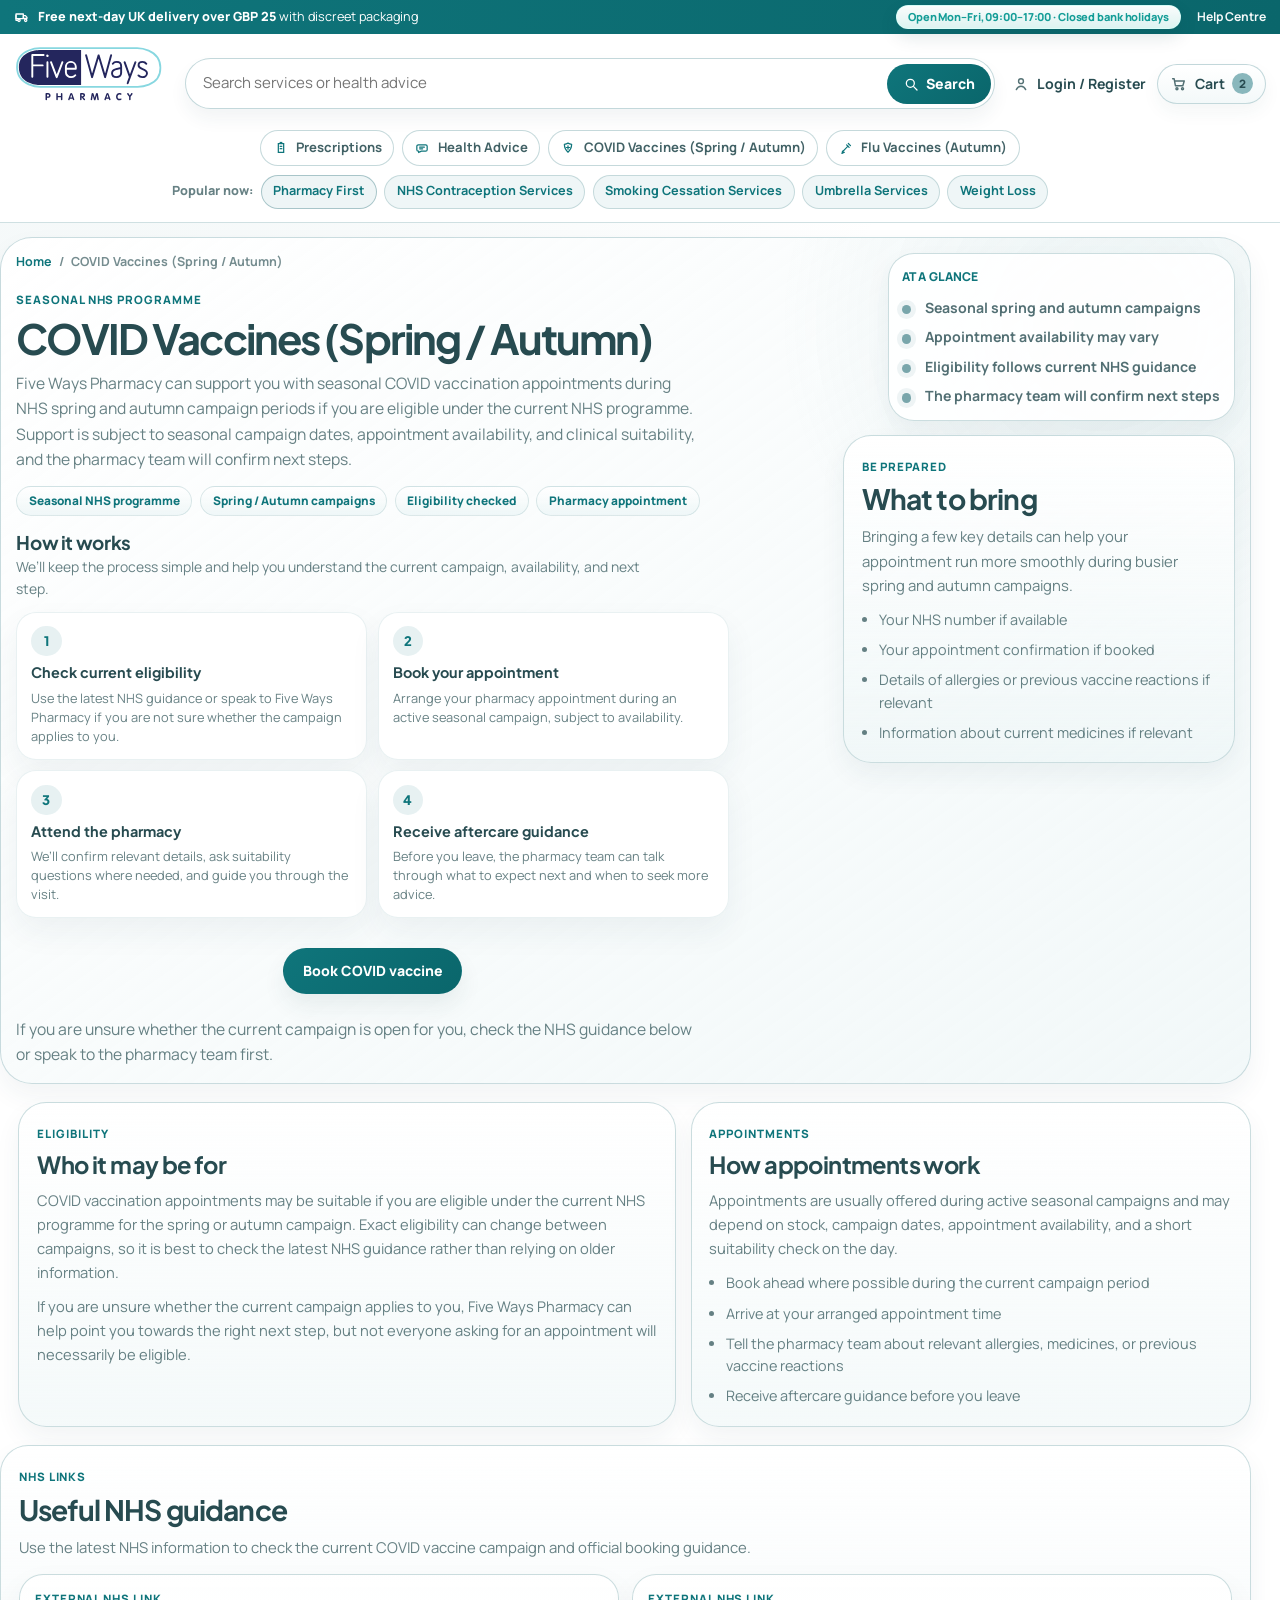
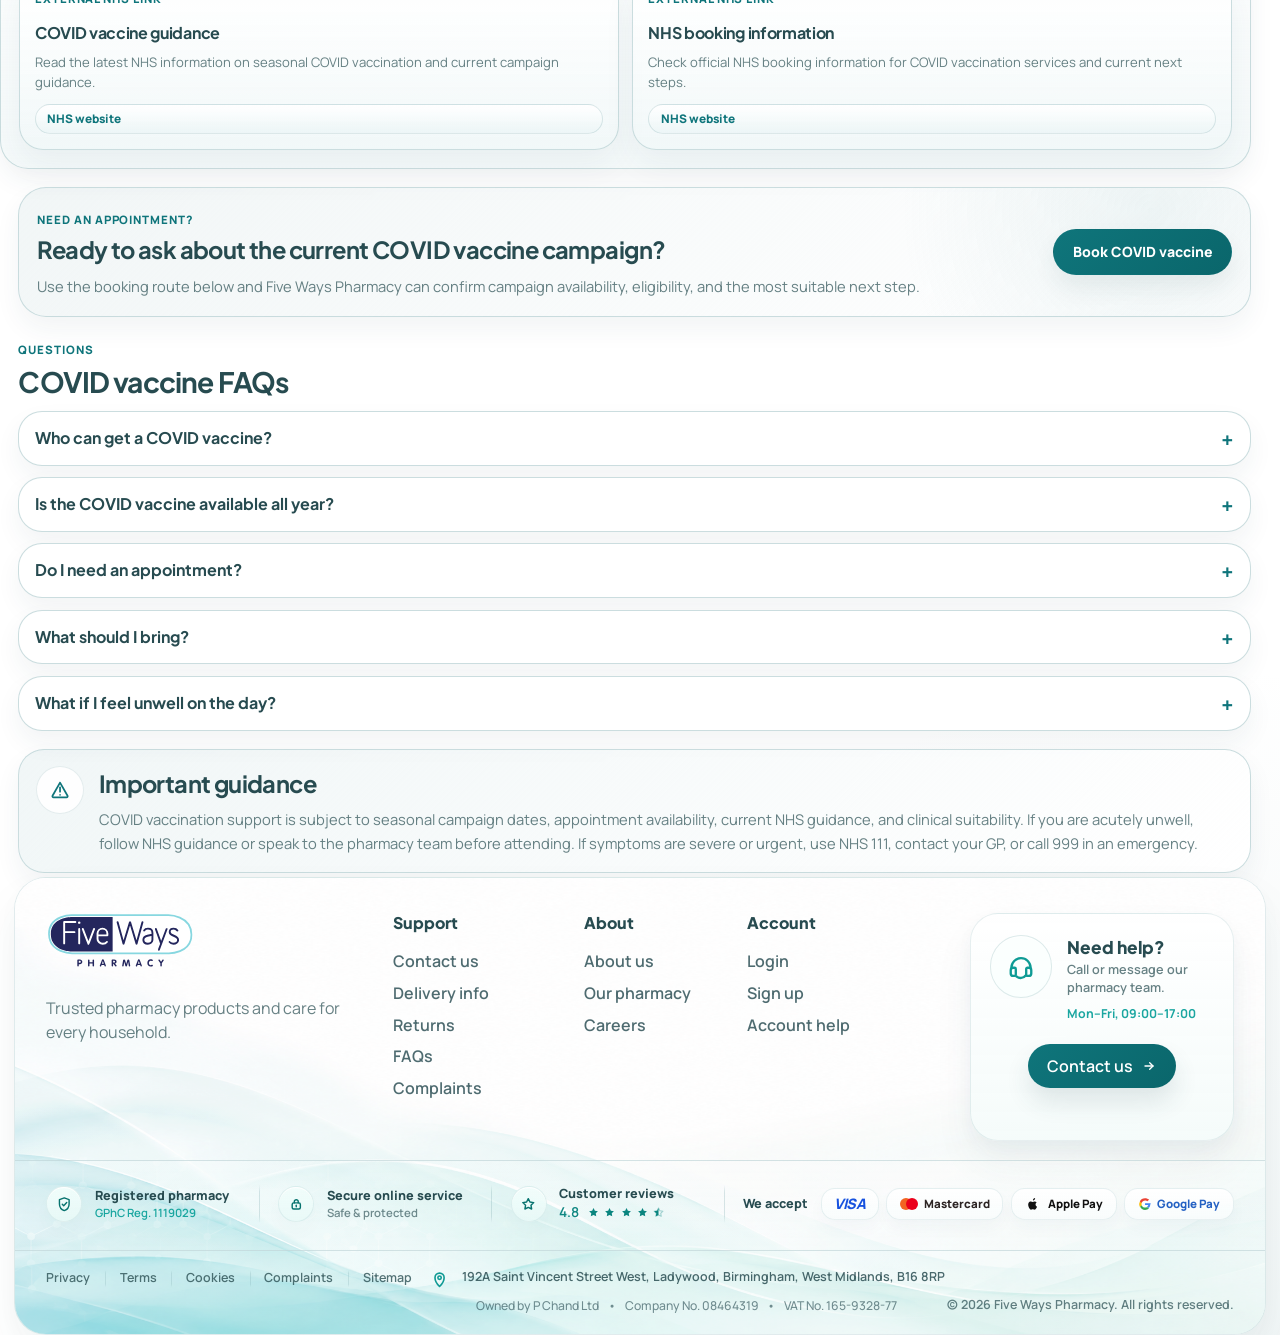
<file: covid-vaccines/index.html>
﻿<!DOCTYPE html>
<html lang="en">
<head>
  <meta charset="UTF-8" />
  <meta name="viewport" content="width=device-width, initial-scale=1.0" />
  <title>COVID Vaccines (Spring / Autumn) | Five Ways Pharmacy</title>
  <meta
    name="description"
    content="Learn about seasonal COVID vaccination appointments at Five Ways Pharmacy, with eligibility, appointment guidance, and next-step support during NHS spring and autumn campaigns."
  />
  <link rel="preconnect" href="https://fonts.googleapis.com" />
  <link rel="preconnect" href="https://fonts.gstatic.com" crossorigin />
  <link
    href="https://fonts.googleapis.com/css2?family=Manrope:wght@400;500;600;700;800&family=Plus+Jakarta+Sans:wght@500;600;700;800&display=swap"
    rel="stylesheet"
  />
  <link rel="stylesheet" href="../styles.css" />
</head>
<body>
  <header class="site-header">
    <div class="top-strip">
      <div class="top-strip-inner container">
        <p class="top-strip-message">
          <svg viewBox="0 0 24 24" aria-hidden="true">
            <path d="M3 7.5h11v7H3z" />
            <path d="M14 10h3.2l2.3 2.6V14H14z" />
            <circle cx="7.5" cy="17" r="1.75" />
            <circle cx="17.5" cy="17" r="1.75" />
            <path d="M5.75 17H3V9.25" />
          </svg>
          <span><strong>Free next-day UK delivery over GBP 25</strong> with discreet packaging</span>
        </p>
        <div class="top-strip-links">
          <span class="top-strip-hours" aria-label="Opening hours">
            Open Mon&ndash;Fri, 09:00&ndash;17:00 &middot; Closed bank holidays
          </span>
          <a href="#" aria-label="Customer support">Help Centre</a>
        </div>
      </div>
    </div>

    <div class="header-shell container">
      <div class="header-main">
        <button
          class="mobile-menu-toggle"
          type="button"
          aria-label="Open menu"
          aria-expanded="false"
          aria-controls="mobile-menu-drawer"
          aria-haspopup="dialog"
        >
          <svg viewBox="0 0 24 24" aria-hidden="true">
            <path d="M4.5 7.25h15" />
            <path d="M4.5 12h15" />
            <path d="M4.5 16.75h15" />
          </svg>
        </button>

        <a class="brand" href="../index.html" aria-label="Five Ways Pharmacy home">
          <img
            class="brand-logo"
            src="../assets/brand/fiveways-logo-new.svg"
            alt="Five Ways Pharmacy"
            width="454"
            height="227"
          />
        </a>

        <form class="search-bar" role="search" aria-label="Site search">
          <label class="sr-only" for="site-search">Search services or health advice</label>
          <input
            id="site-search"
            type="search"
            placeholder="Search services or health advice"
            aria-label="Search services or health advice"
          />
          <button type="submit">
            <svg viewBox="0 0 24 24" aria-hidden="true">
              <circle cx="11" cy="11" r="6" />
              <path d="M16 16l5 5" />
            </svg>
            <span>Search</span>
          </button>
        </form>

        <nav class="header-actions" aria-label="User actions">
          <div class="header-account">
            <a class="header-action header-account__link" href="../account.html" aria-label="Login or register">
              <svg viewBox="0 0 24 24" aria-hidden="true">
                <circle cx="12" cy="8.25" r="3.25" />
                <path d="M5.75 19.5c1.35-3.05 4.05-4.6 6.25-4.6s4.9 1.55 6.25 4.6" />
              </svg>
              <span class="header-account__label">Login / Register</span>
            </a>

            <a class="header-action header-account__mobile-link" href="../account.html" aria-label="Login / Register">
              <svg viewBox="0 0 24 24" aria-hidden="true">
                <circle cx="12" cy="8.25" r="3.25" />
                <path d="M5.75 19.5c1.35-3.05 4.05-4.6 6.25-4.6s4.9 1.55 6.25 4.6" />
              </svg>
              <span class="sr-only">Login or register</span>
            </a>
          </div>

          <a href="#" class="cart-pill" aria-label="Shopping cart with 2 items">
            <svg viewBox="0 0 24 24" aria-hidden="true">
              <path d="M3.5 5h2l1.7 9.25h9.9L19 8H6.2" />
              <circle cx="9.25" cy="18.25" r="1.35" />
              <circle cx="16.7" cy="18.25" r="1.35" />
            </svg>
            <span class="cart-pill-label">Cart</span>
            <span class="cart-pill-count">2</span>
          </a>
        </nav>
      </div>

      <div class="header-browse">
        <nav class="category-nav" aria-label="Main categories">
          <div class="category-pill-dropdown category-pill-dropdown--desktop-hide">
            <a href="../pharmacy-services.html" aria-haspopup="true">
              <svg viewBox="0 0 24 24" aria-hidden="true">
                <path d="M8 5.5h8v13H8z" />
                <path d="M10 3.75h4" />
                <path d="M10 9.5h4" />
                <path d="M10 13h4" />
              </svg>
              <span>Pharmacy Services</span>
            </a>

            <div class="category-pill-dropdown-menu" aria-label="Pharmacy Services menu">
              <div class="category-pill-dropdown-section">
                <p>
                  <svg viewBox="0 0 24 24" aria-hidden="true">
                    <path d="M12 19.25c-4.1-2.4-6.75-4.85-6.75-8.2a3.8 3.8 0 0 1 3.95-3.8c1.25 0 2.2.5 2.8 1.35.6-.85 1.55-1.35 2.8-1.35a3.8 3.8 0 0 1 3.95 3.8c0 3.35-2.65 5.8-6.75 8.2Z" />
                    <path d="M12 9.6v4.1" />
                    <path d="M9.95 11.65h4.1" />
                  </svg>
                  <span>Free NHS services</span>
                </p>
                <a href="../pharmacy-first/" class="category-pill-dropdown-link">
                  <span>NHS Pharmacy First</span>
                  <span class="category-pill-free-badge">FREE</span>
                </a>
                <a href="#" class="category-pill-dropdown-link">
                  <span>Stop Smoking Clinic</span>
                  <span class="category-pill-free-badge">FREE</span>
                </a>
                <a href="#" class="category-pill-dropdown-link">
                  <span>Blood Pressure Check</span>
                  <span class="category-pill-free-badge">FREE</span>
                </a>
              </div>

              <div class="category-pill-dropdown-section">
                <p>
                  <svg viewBox="0 0 24 24" aria-hidden="true">
                    <path d="M4.75 13.5h8.2l5.3-6.25c.45-.55 1.35-.55 1.8 0 .4.5.35 1.2-.1 1.65l-4.2 4.6h3.5c.8 0 1.45.65 1.45 1.45s-.65 1.45-1.45 1.45h-3.5l4.2 4.6c.45.45.5 1.15.1 1.65-.45.55-1.35.55-1.8 0l-5.3-6.25h-8.2" />
                    <path d="M7.25 10.4l-2.5 2.1 2.5 2.1" />
                  </svg>
                  <span>Travel &amp; prevention</span>
                </p>
                <a href="#" class="category-pill-dropdown-link">Travel Vaccines</a>
                <a href="../flu-vaccines/" class="category-pill-dropdown-link">Flu Vaccine</a>
                <a href="#" class="category-pill-dropdown-link">Travel Health Advice</a>
              </div>

              <div class="category-pill-dropdown-section">
                <p>
                  <svg viewBox="0 0 24 24" aria-hidden="true">
                    <path d="M8 5.5h8v13H8z" />
                    <path d="M10 3.75h4" />
                    <path d="M10 9.5h4" />
                    <path d="M10 13h4" />
                  </svg>
                  <span>Prescriptions &amp; care</span>
                </p>
                <a href="../repeat-prescriptions/" class="category-pill-dropdown-link">Repeat Prescriptions</a>
                <a href="#" class="category-pill-dropdown-link">Private Consultations</a>
                <a href="#" class="category-pill-dropdown-link">Medicine Advice</a>
              </div>

              <div class="category-pill-dropdown-actions">
                <a href="#" class="category-pill-dropdown-link">
                  <svg viewBox="0 0 24 24" aria-hidden="true">
                    <rect x="4.75" y="4.75" width="5.5" height="5.5" rx="1.1" />
                    <rect x="13.75" y="4.75" width="5.5" height="5.5" rx="1.1" />
                    <rect x="4.75" y="13.75" width="5.5" height="5.5" rx="1.1" />
                    <rect x="13.75" y="13.75" width="5.5" height="5.5" rx="1.1" />
                  </svg>
                  <span>View all services</span>
                  <svg viewBox="0 0 24 24" aria-hidden="true">
                    <path d="M6 12h12" />
                    <path d="M13 7l5 5-5 5" />
                  </svg>
                </a>
                <a href="#" class="category-pill-dropdown-link">
                  <svg viewBox="0 0 24 24" aria-hidden="true">
                    <path d="M12 4.5 13.45 9l4.55 1.45-4.55 1.45L12 16.5l-1.45-4.6L6 10.45 10.55 9 12 4.5Z" />
                    <path d="M18.5 4.75 19 6.25l1.5.5-1.5.5-.5 1.5-.5-1.5-1.5-.5 1.5-.5.5-1.5Z" />
                  </svg>
                  <span>Five Ways Pharmacy AI Assistant</span>
                </a>
              </div>
            </div>
          </div>
          <div class="category-pill-dropdown category-pill-dropdown--compact category-pill-dropdown--prescriptions">
            <button type="button" aria-haspopup="true" aria-expanded="false">
              <svg viewBox="0 0 24 24" aria-hidden="true">
                <path d="M8 5.5h8v13H8z" />
                <path d="M10 3.75h4" />
                <path d="M10 9.5h4" />
                <path d="M10 13h4" />
              </svg>
              <span>Prescriptions</span>
            </button>

            <div class="category-pill-dropdown-menu category-pill-dropdown-menu--compact" aria-label="Prescriptions menu">
              <a href="../emergency-prescriptions/" class="category-pill-dropdown-link">Emergency supply</a>
              <a href="../repeat-prescriptions/" class="category-pill-dropdown-link">Repeat prescriptions</a>
            </div>
          </div>
          <a href="../health-advice/">
            <svg viewBox="0 0 24 24" aria-hidden="true">
              <path d="M6.5 7.25h11a2.25 2.25 0 0 1 2.25 2.25v5a2.25 2.25 0 0 1-2.25 2.25H11l-4 2v-2H6.5A2.25 2.25 0 0 1 4.25 14.5v-5A2.25 2.25 0 0 1 6.5 7.25Z" />
              <path d="M8.5 10.75h7" />
              <path d="M8.5 13.25h4.5" />
            </svg>
            <span>Health Advice</span>
          </a>
          <a href="../index.html#shop-by-category" class="service-led-hidden" hidden>
            <svg viewBox="0 0 24 24" aria-hidden="true">
              <path d="M3.5 5h2l1.7 9.25h9.9L19 8H6.2" />
              <circle cx="9.25" cy="18.25" r="1.35" />
              <circle cx="16.7" cy="18.25" r="1.35" />
            </svg>
            <span>Over-the-counter Purchases</span>
          </a>
          <a href="../covid-vaccines/">
            <svg viewBox="0 0 24 24" aria-hidden="true">
              <path d="M12 4.75c1.95 1 3.95 1.45 5.45 1.7 0 6.2-3.45 10.05-5.45 11.8-2-1.75-5.45-5.6-5.45-11.8 1.5-.25 3.5-.7 5.45-1.7Z" />
              <path d="M12 8.75v5" />
              <path d="M9.5 11.25h5" />
            </svg>
            <span>COVID Vaccines (Spring / Autumn)</span>
          </a>
          <a href="../flu-vaccines/">
            <svg viewBox="0 0 24 24" aria-hidden="true">
              <path d="M15.5 5.25 18.75 8.5" />
              <path d="M8.4 15.85 15 9.25" />
              <path d="M6.4 17.85 8.4 15.85" />
              <path d="M12.9 7.35 16.65 11.1" />
              <path d="M9.55 18.45 5.9 20.1l1.65-3.65" />
            </svg>
            <span>Flu Vaccines (Autumn)</span>
          </a>
          <a href="#" class="category-pill-popular">
            <svg viewBox="0 0 24 24" aria-hidden="true">
              <path d="M12 4.75 13.35 9l4.25 1.35-4.25 1.35L12 15.95 10.65 11.7 6.4 10.35 10.65 9 12 4.75Z" />
              <path d="M18.4 5.35 18.8 6.6l1.25.4-1.25.4-.4 1.25-.4-1.25-1.25-.4 1.25-.4.4-1.25Z" />
            </svg>
            <span>Popular now</span>
          </a>
        </nav>

        <div class="quick-nav" aria-label="Popular shortcuts">
          <p>Popular now:</p>
          <a href="../pharmacy-first/" class="quick-pill quick-pill--featured">Pharmacy First</a>
          <a href="../nhs-contraception-services/" class="quick-pill">NHS Contraception Services</a>
          <a href="../stop-smoking-clinic/" class="quick-pill">Smoking Cessation Services</a>
          <a href="../umbrella-services/" class="quick-pill">Umbrella Services</a>
          <a href="../weight-loss-support/" class="quick-pill">Weight Loss</a>
        </div>
      </div>
    </div>
  </header>

  <div class="mobile-menu-shell" aria-hidden="true">
    <button class="mobile-menu-overlay" type="button" aria-label="Close menu"></button>
    <aside
      class="mobile-menu-drawer"
      id="mobile-menu-drawer"
      role="dialog"
      aria-modal="true"
      aria-hidden="true"
      aria-labelledby="mobile-menu-title"
    >
      <div class="mobile-menu-drawer-inner">
        <div class="mobile-menu-header">
          <div class="mobile-menu-header-copy">
            <img
              class="mobile-menu-logo"
              src="../assets/brand/fiveways-logo-new.svg"
              alt="Five Ways Pharmacy"
              width="454"
              height="227"
            />
          </div>
          <button class="mobile-menu-close" type="button" aria-label="Close menu">
            <svg viewBox="0 0 24 24" aria-hidden="true">
              <path d="M6.5 6.5 17.5 17.5" />
              <path d="M17.5 6.5 6.5 17.5" />
            </svg>
          </button>
        </div>

        <div class="mobile-menu-body">
          <section class="mobile-menu-section" aria-labelledby="mobile-menu-services">
            <h2 class="mobile-menu-section-title" id="mobile-menu-services">Services</h2>
            <div class="mobile-menu-links">
              <a href="../pharmacy-first/" class="mobile-menu-link">Pharmacy First</a>
              <a href="../stop-smoking-clinic/" class="mobile-menu-link">Smoking Cessation Services</a>
              <a href="../umbrella-services/" class="mobile-menu-link">Umbrella Services</a>
              <a href="../weight-loss-support/" class="mobile-menu-link">Weight Loss</a>
              <a href="../nhs-contraception-services/" class="mobile-menu-link">NHS Contraception Services</a>
              <details class="mobile-menu-group">
                <summary class="mobile-menu-link mobile-menu-link--toggle">Prescriptions</summary>
                <div class="mobile-menu-submenu">
                  <a href="../emergency-prescriptions/" class="mobile-menu-link">Emergency supply</a>
                  <a href="../repeat-prescriptions/" class="mobile-menu-link">Repeat prescriptions</a>
                </div>
              </details>
              <a href="../health-advice/" class="mobile-menu-link">Health Advice</a>
              <a href="../index.html#shop-by-category" class="mobile-menu-link service-led-hidden" hidden>Over-the-counter Purchases</a>
              <a href="../covid-vaccines/" class="mobile-menu-link">COVID Vaccines (Spring / Autumn)</a>
              <a href="../flu-vaccines/" class="mobile-menu-link">Flu Vaccines (Autumn)</a>
            </div>
          </section>

          <section class="mobile-menu-section" aria-labelledby="mobile-menu-account">
            <h2 class="mobile-menu-section-title" id="mobile-menu-account">Account</h2>
            <div class="mobile-menu-links">
              <a href="../login.html" class="mobile-menu-link">Login</a>
              <a href="../register.html" class="mobile-menu-link">Register</a>
              <a href="#" class="mobile-menu-link">Account help</a>
            </div>
          </section>

          <section class="mobile-menu-section" aria-labelledby="mobile-menu-support">
            <h2 class="mobile-menu-section-title" id="mobile-menu-support">Support</h2>
            <div class="mobile-menu-links">
              <a href="#" class="mobile-menu-link">Delivery info</a>
              <a href="#" class="mobile-menu-link">Returns</a>
              <a href="#" class="mobile-menu-link">FAQs</a>
              <a href="#" class="mobile-menu-link">Complaints</a>
            </div>
          </section>

          <aside class="mobile-menu-help-card" aria-label="Need help">
            <p class="mobile-menu-help-kicker">Need help?</p>
            <h3>Call or message our pharmacy team.</h3>
            <a href="#footer-help-card" class="mobile-menu-help-link">
              <span>Contact us</span>
              <span aria-hidden="true">&rarr;</span>
            </a>
          </aside>
          <button class="mobile-menu-close-button" type="button" aria-label="Close menu">
            Close menu
          </button>
        </div>
      </div>
    </aside>
  </div>

  <div class="compact-header" aria-label="Compact sticky site tools">
    <div class="compact-header-inner container">
      <a class="compact-brand" href="../index.html" aria-label="Five Ways Pharmacy home">
        <img
          class="compact-brand-logo"
          src="../assets/brand/fiveways-logo-new.svg"
          alt="Five Ways Pharmacy"
          width="454"
          height="227"
        />
      </a>
      <form class="compact-search" role="search" aria-label="Compact site search">
        <label class="sr-only" for="compact-site-search">Search services or health advice</label>
        <input
          id="compact-site-search"
          type="search"
          placeholder="Search services or health advice"
          aria-label="Search services or health advice"
        />
        <button type="submit">
          <svg viewBox="0 0 24 24" aria-hidden="true">
            <circle cx="11" cy="11" r="6" />
            <path d="M16 16l5 5" />
          </svg>
          <span>Search</span>
        </button>
      </form>
      <a href="../account.html" class="compact-account" aria-label="Login / Register">
        <svg viewBox="0 0 24 24" aria-hidden="true">
          <circle cx="12" cy="8.25" r="3.25" />
          <path d="M5.75 19.5c1.35-3.05 4.05-4.6 6.25-4.6s4.9 1.55 6.25 4.6" />
        </svg>
        <span class="compact-account-label">Login / Register</span>
      </a>
      <a href="#" class="compact-cart" aria-label="Shopping cart with 2 items">
        <svg viewBox="0 0 24 24" aria-hidden="true">
          <path d="M3.5 5h2l1.7 9.25h9.9L19 8H6.2" />
          <circle cx="9.25" cy="18.25" r="1.35" />
          <circle cx="16.7" cy="18.25" r="1.35" />
        </svg>
        <span class="compact-cart-label">Cart</span>
        <span class="compact-cart-count">2</span>
      </a>
    </div>
  </div>
  <div class="compact-header-sentinel" aria-hidden="true"></div>

  <main class="service-detail-page service-detail-page--covid-vaccines">
    <section class="service-detail-hero container">
      <div class="service-detail-hero-shell">
        <div class="service-detail-hero-copy">
          <nav class="service-detail-breadcrumb" aria-label="Breadcrumb">
            <a href="../index.html">Home</a>
            <span aria-hidden="true">/</span>
            <span aria-current="page">COVID Vaccines (Spring / Autumn)</span>
          </nav>
          <span class="section-kicker">Seasonal NHS programme</span>
          <h1>COVID Vaccines (Spring / Autumn)</h1>
          <p>
            Five Ways Pharmacy can support you with seasonal COVID vaccination appointments during NHS spring and autumn
            campaign periods if you are eligible under the current NHS programme. Support is subject to seasonal campaign
            dates, appointment availability, and clinical suitability, and the pharmacy team will confirm next steps.
          </p>
          <div class="service-detail-pill-row" aria-label="COVID vaccine highlights">
            <span>Seasonal NHS programme</span>
            <span>Spring / Autumn campaigns</span>
            <span>Eligibility checked</span>
            <span>Pharmacy appointment</span>
          </div>
          <div class="service-detail-hero-process" aria-labelledby="covid-vaccines-how-it-works">
            <div class="service-detail-hero-process__intro">
              <h2 id="covid-vaccines-how-it-works">How it works</h2>
              <p>We&rsquo;ll keep the process simple and help you understand the current campaign, availability, and next step.</p>
            </div>
            <div class="service-detail-hero-steps">
              <article class="service-detail-step-card service-detail-step-card--hero">
                <span class="service-detail-step-number">1</span>
                <h3>Check current eligibility</h3>
                <p>Use the latest NHS guidance or speak to Five Ways Pharmacy if you are not sure whether the campaign applies to you.</p>
              </article>
              <article class="service-detail-step-card service-detail-step-card--hero">
                <span class="service-detail-step-number">2</span>
                <h3>Book your appointment</h3>
                <p>Arrange your pharmacy appointment during an active seasonal campaign, subject to availability.</p>
              </article>
              <article class="service-detail-step-card service-detail-step-card--hero">
                <span class="service-detail-step-number">3</span>
                <h3>Attend the pharmacy</h3>
                <p>We&rsquo;ll confirm relevant details, ask suitability questions where needed, and guide you through the visit.</p>
              </article>
              <article class="service-detail-step-card service-detail-step-card--hero">
                <span class="service-detail-step-number">4</span>
                <h3>Receive aftercare guidance</h3>
                <p>Before you leave, the pharmacy team can talk through what to expect next and when to seek more advice.</p>
              </article>
            </div>
            <div class="service-detail-action-row service-detail-action-row--hero-process">
              <a href="#footer-help-card" class="service-detail-button service-detail-button--primary">Book COVID vaccine</a>
            </div>
            <p class="service-detail-action-note">
              If you are unsure whether the current campaign is open for you, check the NHS guidance below or speak to the pharmacy team first.
            </p>
          </div>
        </div>

        <div class="service-detail-hero-rail">
          <aside class="service-detail-hero-card" aria-label="COVID vaccine overview">
            <div class="service-detail-hero-card__body">
              <p class="service-detail-hero-card__eyebrow">At a glance</p>
              <ul class="service-detail-checklist">
                <li>Seasonal spring and autumn campaigns</li>
                <li>Appointment availability may vary</li>
                <li>Eligibility follows current NHS guidance</li>
                <li>The pharmacy team will confirm next steps</li>
              </ul>
            </div>
          </aside>

          <div class="service-detail-panel">
            <div class="service-detail-section-head service-detail-section-head--compact">
              <span class="section-kicker">Be prepared</span>
              <h2>What to bring</h2>
              <p>
                Bringing a few key details can help your appointment run more smoothly during busier spring and autumn campaigns.
              </p>
            </div>
            <ul class="service-detail-bullet-list">
              <li>Your NHS number if available</li>
              <li>Your appointment confirmation if booked</li>
              <li>Details of allergies or previous vaccine reactions if relevant</li>
              <li>Information about current medicines if relevant</li>
            </ul>
          </div>
        </div>
      </div>
    </section>

    <section class="service-detail-section container">
      <div class="service-detail-info-grid">
        <article class="service-detail-info-card">
          <span class="section-kicker">Eligibility</span>
          <h2>Who it may be for</h2>
          <p>
            COVID vaccination appointments may be suitable if you are eligible under the current NHS programme for the
            spring or autumn campaign. Exact eligibility can change between campaigns, so it is best to check the latest
            NHS guidance rather than relying on older information.
          </p>
          <p>
            If you are unsure whether the current campaign applies to you, Five Ways Pharmacy can help point you towards
            the right next step, but not everyone asking for an appointment will necessarily be eligible.
          </p>
        </article>

        <article class="service-detail-info-card">
          <span class="section-kicker">Appointments</span>
          <h2>How appointments work</h2>
          <p>
            Appointments are usually offered during active seasonal campaigns and may depend on stock, campaign dates,
            appointment availability, and a short suitability check on the day.
          </p>
          <ul class="service-detail-bullet-list">
            <li>Book ahead where possible during the current campaign period</li>
            <li>Arrive at your arranged appointment time</li>
            <li>Tell the pharmacy team about relevant allergies, medicines, or previous vaccine reactions</li>
            <li>Receive aftercare guidance before you leave</li>
          </ul>
        </article>
      </div>
    </section>

    <section class="service-detail-section container">
      <div class="service-detail-panel">
        <div class="service-detail-section-head service-detail-section-head--compact">
          <span class="section-kicker">NHS links</span>
          <h2>Useful NHS guidance</h2>
          <p>
            Use the latest NHS information to check the current COVID vaccine campaign and official booking guidance.
          </p>
        </div>
        <div class="service-detail-guidance-grid">
          <a class="service-detail-condition-card" href="https://www.nhs.uk/vaccinations/covid-19-vaccine/" aria-label="Open NHS COVID vaccine guidance">
            <span class="section-kicker">External NHS link</span>
            <h3>COVID vaccine guidance</h3>
            <p>Read the latest NHS information on seasonal COVID vaccination and current campaign guidance.</p>
            <span class="service-detail-condition-pill">NHS website</span>
          </a>

          <a class="service-detail-condition-card" href="https://www.nhs.uk/nhs-services/vaccination-and-booking-services/book-covid-19-vaccination/" aria-label="Open NHS COVID vaccination booking guidance">
            <span class="section-kicker">External NHS link</span>
            <h3>NHS booking information</h3>
            <p>Check official NHS booking information for COVID vaccination services and current next steps.</p>
            <span class="service-detail-condition-pill">NHS website</span>
          </a>
        </div>
      </div>
    </section>

    <section class="service-detail-section container" id="covid-vaccines-start">
      <div class="service-detail-cta-panel">
        <div class="service-detail-cta-copy">
          <span class="section-kicker">Need an appointment?</span>
          <h2>Ready to ask about the current COVID vaccine campaign?</h2>
          <p>
            Use the booking route below and Five Ways Pharmacy can confirm campaign availability, eligibility, and the most suitable next step.
          </p>
        </div>
        <div class="service-detail-action-row service-detail-action-row--cta">
          <a href="#footer-help-card" class="service-detail-button service-detail-button--primary">Book COVID vaccine</a>
        </div>
      </div>
    </section>

    <section class="service-detail-section container">
      <div class="service-detail-section-head">
        <span class="section-kicker">Questions</span>
        <h2>COVID vaccine FAQs</h2>
      </div>
      <div class="service-detail-faq-list">
        <details class="service-detail-faq-item">
          <summary>Who can get a COVID vaccine?</summary>
          <p>
            Availability depends on the current NHS spring or autumn programme. Eligibility can change, so check the latest
            NHS guidance or speak to Five Ways Pharmacy for help with the next step.
          </p>
        </details>
        <details class="service-detail-faq-item">
          <summary>Is the COVID vaccine available all year?</summary>
          <p>
            COVID vaccination is generally offered through seasonal spring and autumn campaigns rather than as a year-round service.
            Campaign dates and availability can vary.
          </p>
        </details>
        <details class="service-detail-faq-item">
          <summary>Do I need an appointment?</summary>
          <p>
            An appointment is usually recommended. Five Ways Pharmacy can confirm the current booking route and whether appointments
            are available during the active campaign.
          </p>
        </details>
        <details class="service-detail-faq-item">
          <summary>What should I bring?</summary>
          <p>
            Bring your NHS number if you have it, any booking confirmation, and relevant information about current medicines,
            allergies, or previous vaccine reactions.
          </p>
        </details>
        <details class="service-detail-faq-item">
          <summary>What if I feel unwell on the day?</summary>
          <p>
            If you are acutely unwell, follow NHS guidance or speak to the pharmacy team before attending. In some situations,
            it may be safer to rearrange the appointment.
          </p>
        </details>
      </div>
    </section>

    <section class="service-detail-section container">
      <div class="service-detail-alert">
        <span class="service-detail-alert__icon" aria-hidden="true">
          <svg viewBox="0 0 24 24">
            <path d="M12 3.9 3.85 18.2A1.2 1.2 0 0 0 4.9 20h14.2a1.2 1.2 0 0 0 1.05-1.8Z" />
            <path d="M12 9v4.75" />
            <circle cx="12" cy="17.3" r="0.9" fill="currentColor" stroke="none" />
          </svg>
        </span>
        <div class="service-detail-alert__copy">
          <h2>Important guidance</h2>
          <p>
            COVID vaccination support is subject to seasonal campaign dates, appointment availability, current NHS guidance,
            and clinical suitability. If you are acutely unwell, follow NHS guidance or speak to the pharmacy team before
            attending. If symptoms are severe or urgent, use NHS 111, contact your GP, or call 999 in an emergency.
          </p>
        </div>
      </div>
    </section>
  </main>

  <footer class="site-footer">
    <div class="container">
      <div class="footer-shell">
        <div class="footer-top">
          <div class="footer-brand-block">
            <a class="brand footer-brand" href="../index.html" aria-label="Five Ways Pharmacy home">
              <img
                class="brand-logo"
                src="../assets/brand/fiveways-logo-new.svg"
                alt="Five Ways Pharmacy"
                width="454"
                height="227"
              />
            </a>
            <p>Trusted pharmacy products and care for every household.</p>
          </div>
          <div class="footer-nav-shell">
            <div class="footer-nav">
              <details class="footer-nav-column footer-nav-column--shop footer-nav-accordion service-led-hidden" open hidden>
                <summary class="footer-nav-toggle">
                  <span>Shop</span>
                  <svg viewBox="0 0 24 24" aria-hidden="true">
                    <path d="M7 10.5 12 15l5-4.5" />
                  </svg>
                </summary>
                <div class="footer-nav-links">
                  <a href="#">All products</a>
                  <a href="#">Best sellers</a>
                  <a href="#">Offers</a>
                  <a href="#">Pharmacy services</a>
                  <a href="#">Prescriptions</a>
                </div>
              </details>
              <details class="footer-nav-column footer-nav-accordion" open>
                <summary class="footer-nav-toggle">
                  <span>Support</span>
                  <svg viewBox="0 0 24 24" aria-hidden="true">
                    <path d="M7 10.5 12 15l5-4.5" />
                  </svg>
                </summary>
                <div class="footer-nav-links">
                  <a href="#">Contact us</a>
                  <a href="#">Delivery info</a>
                  <a href="#">Returns</a>
                  <a href="#">FAQs</a>
                  <a href="#">Complaints</a>
                </div>
              </details>
              <details class="footer-nav-column footer-nav-accordion" open>
                <summary class="footer-nav-toggle">
                  <span>About</span>
                  <svg viewBox="0 0 24 24" aria-hidden="true">
                    <path d="M7 10.5 12 15l5-4.5" />
                  </svg>
                </summary>
                <div class="footer-nav-links">
                  <a href="#">About us</a>
                  <a href="#">Our pharmacy</a>
                  <a href="#" class="footer-link--desktop-hide">Blog</a>
                  <a href="#">Careers</a>
                </div>
              </details>
              <details class="footer-nav-column footer-nav-accordion" open>
                <summary class="footer-nav-toggle">
                  <span>Account</span>
                  <svg viewBox="0 0 24 24" aria-hidden="true">
                    <path d="M7 10.5 12 15l5-4.5" />
                  </svg>
                </summary>
                <div class="footer-nav-links">
                  <a href="#">Login</a>
                  <a href="#">Sign up</a>
                  <a href="#">Account help</a>
                </div>
              </details>
            </div>
          </div>
          <aside class="footer-help-card" id="footer-help-card">
            <div class="footer-help-head">
              <span class="footer-help-icon" aria-hidden="true">
                <svg viewBox="0 0 24 24">
                  <path d="M4.8 12.6a7.2 7.2 0 0 1 14.4 0" />
                  <path d="M6.3 12.55h-.1a1.9 1.9 0 0 0-1.9 1.9v2.35a1.9 1.9 0 0 0 1.9 1.9h.95a.95.95 0 0 0 .95-.95v-4.24a.95.95 0 0 0-.95-.95Z" />
                  <path d="M17.7 12.55h.1a1.9 1.9 0 0 1 1.9 1.9v2.35a1.9 1.9 0 0 1-1.9 1.9h-.95a.95.95 0 0 1-.95-.95v-4.24a.95.95 0 0 1 .95-.95Z" />
                  <path d="M8.55 19.05a4.7 4.7 0 0 0 6.9-.7" />
                </svg>
              </span>
              <div class="footer-help-copy">
                <h4>Need help?</h4>
                <p class="footer-help-support">Call or message our pharmacy team.</p>
                <p class="footer-help-hours">Mon&ndash;Fri, 09:00&ndash;17:00</p>
              </div>
            </div>
            <a class="footer-help-cta" href="#footer-help-card">
              <span>Contact us</span>
              <svg viewBox="0 0 24 24" aria-hidden="true">
                <path d="M6 12h12" />
                <path d="M13 7l5 5-5 5" />
              </svg>
            </a>
          </aside>
        </div>
        <div class="footer-middle-strip">
          <article class="footer-strip-feature">
            <span class="footer-strip-icon" aria-hidden="true">
              <svg viewBox="0 0 24 24">
                <path d="M12 3.75 18.25 6v5.55c0 4.32-2.75 7.35-6.25 8.7-3.5-1.35-6.25-4.38-6.25-8.7V6Z" />
                <path d="m9.45 12 1.8 1.8 3.9-4.05" />
              </svg>
            </span>
            <div class="footer-strip-copy footer-strip-copy--registered">
              <strong>Registered pharmacy</strong>
              <small>GPhC Reg. 1119029</small>
            </div>
          </article>
          <article class="footer-strip-feature">
            <span class="footer-strip-icon" aria-hidden="true">
              <svg viewBox="0 0 24 24">
                <rect x="6.7" y="10.2" width="10.6" height="7.9" rx="2" />
                <path d="M9.45 10.2V8.65a2.55 2.55 0 1 1 5.1 0v1.55" />
                <path d="M12 13.3v1.8" />
              </svg>
            </span>
            <div class="footer-strip-copy">
              <strong>Secure online service</strong>
              <small>Safe &amp; protected</small>
            </div>
          </article>
          <article class="footer-strip-feature">
            <span class="footer-strip-icon" aria-hidden="true">
              <svg viewBox="0 0 24 24">
                <path d="m12 4.7 2.15 4.43 4.9.72-3.53 3.45.83 4.8L12 16l-4.35 2.1.83-4.8-3.53-3.45 4.9-.72Z" />
              </svg>
            </span>
            <div class="footer-strip-copy">
              <strong>Customer reviews</strong>
              <small class="footer-review-line">
                <span class="footer-review-value">4.8</span>
                <span class="footer-review-stars" aria-hidden="true">
                  <svg class="footer-review-star footer-review-star--full" viewBox="0 0 24 24">
                    <path class="footer-review-star-fill" d="m12 4.7 2.15 4.43 4.9.72-3.53 3.45.83 4.8L12 16l-4.35 2.1.83-4.8-3.53-3.45 4.9-.72Z" />
                  </svg>
                  <svg class="footer-review-star footer-review-star--full" viewBox="0 0 24 24">
                    <path class="footer-review-star-fill" d="m12 4.7 2.15 4.43 4.9.72-3.53 3.45.83 4.8L12 16l-4.35 2.1.83-4.8-3.53-3.45 4.9-.72Z" />
                  </svg>
                  <svg class="footer-review-star footer-review-star--full" viewBox="0 0 24 24">
                    <path class="footer-review-star-fill" d="m12 4.7 2.15 4.43 4.9.72-3.53 3.45.83 4.8L12 16l-4.35 2.1.83-4.8-3.53-3.45 4.9-.72Z" />
                  </svg>
                  <svg class="footer-review-star footer-review-star--full" viewBox="0 0 24 24">
                    <path class="footer-review-star-fill" d="m12 4.7 2.15 4.43 4.9.72-3.53 3.45.83 4.8L12 16l-4.35 2.1.83-4.8-3.53-3.45 4.9-.72Z" />
                  </svg>
                  <svg class="footer-review-star footer-review-star--half" viewBox="0 0 24 24">
                    <defs>
                      <clipPath id="footer-review-half-clip">
                        <rect x="0" y="0" width="12" height="24" />
                      </clipPath>
                    </defs>
                    <path class="footer-review-star-outline" d="m12 4.7 2.15 4.43 4.9.72-3.53 3.45.83 4.8L12 16l-4.35 2.1.83-4.8-3.53-3.45 4.9-.72Z" />
                    <path class="footer-review-star-half-fill" clip-path="url(#footer-review-half-clip)" d="m12 4.7 2.15 4.43 4.9.72-3.53 3.45.83 4.8L12 16l-4.35 2.1.83-4.8-3.53-3.45 4.9-.72Z" />
                  </svg>
                </span>
              </small>
            </div>
          </article>
          <div class="footer-strip-feature footer-strip-feature--payments">
            <strong class="footer-strip-pay-label">We accept</strong>
            <div class="footer-payment-badges" aria-label="Accepted payment methods">
              <span class="footer-payment-badge footer-payment-badge--visa">
                <span class="footer-payment-logo footer-payment-logo--visa" aria-hidden="true">VISA</span>
              </span>
              <span class="footer-payment-badge footer-payment-badge--mastercard">
                <span class="footer-payment-mark footer-payment-mark--mc" aria-hidden="true"></span>
                <span>Mastercard</span>
              </span>
              <span class="footer-payment-badge footer-payment-badge--apple">
                <svg class="footer-payment-logo footer-payment-logo--apple" viewBox="0 0 24 24" aria-hidden="true">
                  <path d="M15.18 12.55c.02 2.2 1.93 2.93 1.95 2.94-.02.05-.31 1.04-.99 2.05-.59.88-1.21 1.76-2.19 1.78-.95.02-1.26-.56-2.35-.56-1.09 0-1.44.54-2.33.58-.94.04-1.66-.95-2.26-1.82-1.23-1.79-2.17-5.05-.91-7.22.63-1.08 1.75-1.76 2.97-1.78.92-.02 1.8.62 2.35.62.55 0 1.58-.77 2.66-.65.45.02 1.71.18 2.52 1.36-.07.04-1.49.87-1.47 2.7ZM13.87 6.1c.5-.6.85-1.42.76-2.24-.72.03-1.59.48-2.11 1.08-.46.54-.87 1.38-.76 2.19.79.06 1.6-.4 2.11-1.03Z" />
                </svg>
                <span>Apple Pay</span>
              </span>
              <span class="footer-payment-badge footer-payment-badge--google">
                <svg class="footer-payment-logo footer-payment-logo--google" viewBox="0 0 24 24" aria-hidden="true">
                  <path fill="#4285F4" d="M21.6 12.23c0-.67-.06-1.17-.18-1.7H12v3.21h5.53c-.11.8-.7 2-2.01 2.81l-.02.11 2.61 2.02.18.02c1.69-1.56 2.66-3.85 2.66-6.47Z" />
                  <path fill="#34A853" d="M12 22c2.7 0 4.96-.9 6.62-2.45l-3.15-2.44c-.84.58-1.96.98-3.47.98-2.64 0-4.88-1.74-5.68-4.15l-.1.01-2.71 2.1-.03.1A10 10 0 0 0 12 22Z" />
                  <path fill="#FBBC05" d="M6.32 13.94A5.99 5.99 0 0 1 6 12c0-.67.12-1.31.31-1.94l-.01-.13-2.75-2.14-.09.04A10 10 0 0 0 2 12c0 1.59.38 3.09 1.06 4.42l3.26-2.48Z" />
                  <path fill="#EA4335" d="M12 5.91c1.92 0 3.21.83 3.95 1.52l2.88-2.81C16.96 2.88 14.7 2 12 2a10 10 0 0 0-8.94 5.58l3.18 2.47c.81-2.41 3.05-4.14 5.76-4.14Z" />
                </svg>
                <span>Google Pay</span>
              </span>
            </div>
          </div>
        </div>
        <div class="footer-bottom">
          <div class="footer-bottom-main">
            <div class="footer-legal-links">
              <a href="#">Privacy</a>
              <a href="#">Terms</a>
              <a href="#">Cookies</a>
              <a href="#">Complaints</a>
              <a href="#">Sitemap</a>
            </div>
            <div class="footer-address">
              <span class="footer-address-icon" aria-hidden="true">
                <svg viewBox="0 0 24 24">
                  <path d="M12 21s-5.2-5.07-5.2-10a5.2 5.2 0 1 1 10.4 0c0 4.93-5.2 10-5.2 10Z" />
                  <circle cx="12" cy="11" r="1.9" />
                </svg>
              </span>
              <p>192A Saint Vincent Street West, Ladywood, Birmingham, West Midlands, B16 8RP</p>
            </div>
            <div class="footer-copyright">
              <p>&copy; 2026 Five Ways Pharmacy. All rights reserved.</p>
            </div>
          </div>
          <p class="footer-company-details">
            Owned by P Chand Ltd <span>&bull;</span> Company No. 08464319 <span>&bull;</span> VAT No. 165-9328-77
          </p>
        </div>
      </div>
    </div>
  </footer>

  <script>
    (() => {
      const sentinel = document.querySelector(".compact-header-sentinel");
      if (!sentinel) return;

      const stickyOffset = 10;
      let stickyThreshold = 0;
      let scrollFrame = null;
      let measureFrame = null;

      const toggleStickyHeader = (active) => {
        document.body.classList.toggle("compact-header-active", active);
      };

      const measureStickyThreshold = () => {
        stickyThreshold = Math.max(0, Math.round(sentinel.getBoundingClientRect().top + window.scrollY - stickyOffset));
      };

      const syncStickyHeader = () => {
        toggleStickyHeader(window.scrollY >= stickyThreshold);
      };

      const requestStickySync = () => {
        if (scrollFrame !== null) return;

        scrollFrame = window.requestAnimationFrame(() => {
          scrollFrame = null;
          syncStickyHeader();
        });
      };

      const requestStickyMeasure = () => {
        if (measureFrame !== null) return;

        measureFrame = window.requestAnimationFrame(() => {
          measureFrame = null;
          measureStickyThreshold();
          syncStickyHeader();
        });
      };

      measureStickyThreshold();
      syncStickyHeader();

      window.addEventListener("scroll", requestStickySync, { passive: true });
      window.addEventListener("resize", requestStickyMeasure);
      window.addEventListener("orientationchange", requestStickyMeasure);
      window.addEventListener("load", requestStickyMeasure, { once: true });
    })();

    (() => {
      const footerAccordions = Array.from(document.querySelectorAll(".footer-nav-accordion"));
      const footerAccordionViewport = window.matchMedia("(max-width: 980px)");
      let accordionMode = null;

      if (!footerAccordions.length) return;

      const syncFooterAccordions = () => {
        const nextMode = footerAccordionViewport.matches ? "mobile" : "desktop";
        if (nextMode === accordionMode) return;

        accordionMode = nextMode;

        footerAccordions.forEach((accordion) => {
          if (nextMode === "desktop") {
            accordion.setAttribute("open", "");
            return;
          }

          accordion.removeAttribute("open");
        });
      };

      syncFooterAccordions();

      if (typeof footerAccordionViewport.addEventListener === "function") {
        footerAccordionViewport.addEventListener("change", syncFooterAccordions);
      } else if (typeof footerAccordionViewport.addListener === "function") {
        footerAccordionViewport.addListener(syncFooterAccordions);
      }
    })();

    (() => {
      const menuToggle = document.querySelector(".mobile-menu-toggle");
      const menuShell = document.querySelector(".mobile-menu-shell");
      const menuDrawer = document.querySelector(".mobile-menu-drawer");
      const menuOverlay = document.querySelector(".mobile-menu-overlay");
      const menuClose = document.querySelector(".mobile-menu-close");
      const menuCloseButton = document.querySelector(".mobile-menu-close-button");
      const menuGroups = menuShell.querySelectorAll(".mobile-menu-group");

      if (!menuToggle || !menuShell || !menuDrawer || !menuOverlay || !menuClose) return;

      const mobileViewport = window.matchMedia("(max-width: 768px)");
      let lastFocusedElement = null;

      const closeMenu = ({ restoreFocus = true } = {}) => {
        document.body.classList.remove("mobile-menu-open");
        menuShell.setAttribute("aria-hidden", "true");
        menuDrawer.setAttribute("aria-hidden", "true");
        menuToggle.setAttribute("aria-expanded", "false");
        menuGroups.forEach((group) => {
          if (group instanceof HTMLDetailsElement) {
            group.open = false;
          }
        });

        if (restoreFocus && lastFocusedElement instanceof HTMLElement) {
          lastFocusedElement.focus();
        }

        lastFocusedElement = null;
      };

      const openMenu = () => {
        if (!mobileViewport.matches) return;

        lastFocusedElement = document.activeElement instanceof HTMLElement ? document.activeElement : null;

        document.body.classList.add("mobile-menu-open");
        menuShell.setAttribute("aria-hidden", "false");
        menuDrawer.setAttribute("aria-hidden", "false");
        menuToggle.setAttribute("aria-expanded", "true");

        requestAnimationFrame(() => {
          menuClose.focus();
        });
      };

      const toggleMenu = () => {
        if (document.body.classList.contains("mobile-menu-open")) {
          closeMenu();
          return;
        }

        openMenu();
      };

      menuToggle.addEventListener("click", toggleMenu);
      menuClose.addEventListener("click", () => closeMenu());
      menuCloseButton?.addEventListener("click", () => closeMenu());
      menuOverlay.addEventListener("click", () => closeMenu({ restoreFocus: false }));

      menuShell.querySelectorAll("a").forEach((link) => {
        link.addEventListener("click", () => closeMenu({ restoreFocus: false }));
      });

      document.addEventListener("keydown", (event) => {
        if (event.key === "Escape" && document.body.classList.contains("mobile-menu-open")) {
          closeMenu();
        }
      });

      const syncMenuToViewport = () => {
        if (mobileViewport.matches) return;
        closeMenu({ restoreFocus: false });
      };

      if (typeof mobileViewport.addEventListener === "function") {
        mobileViewport.addEventListener("change", syncMenuToViewport);
      } else if (typeof mobileViewport.addListener === "function") {
        mobileViewport.addListener(syncMenuToViewport);
      }
    })();
  </script>
</body>
</html>
</file>
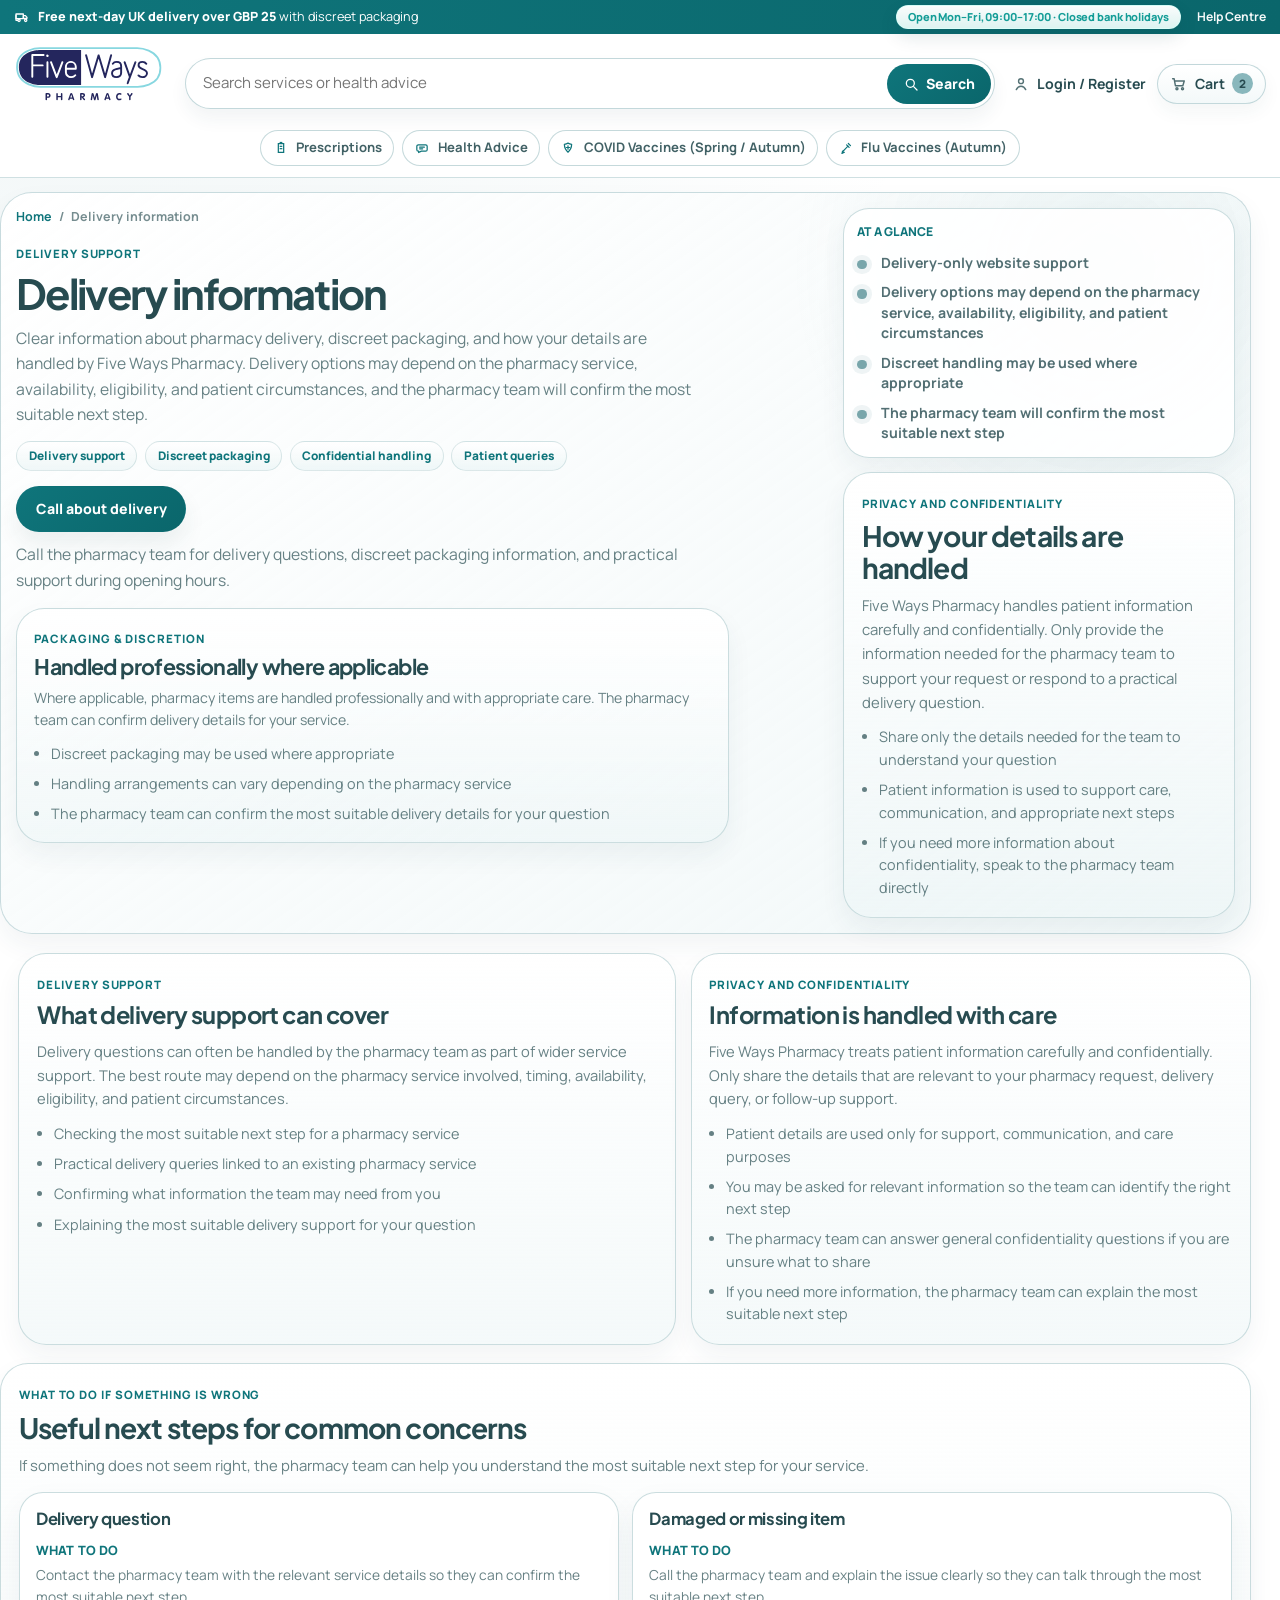
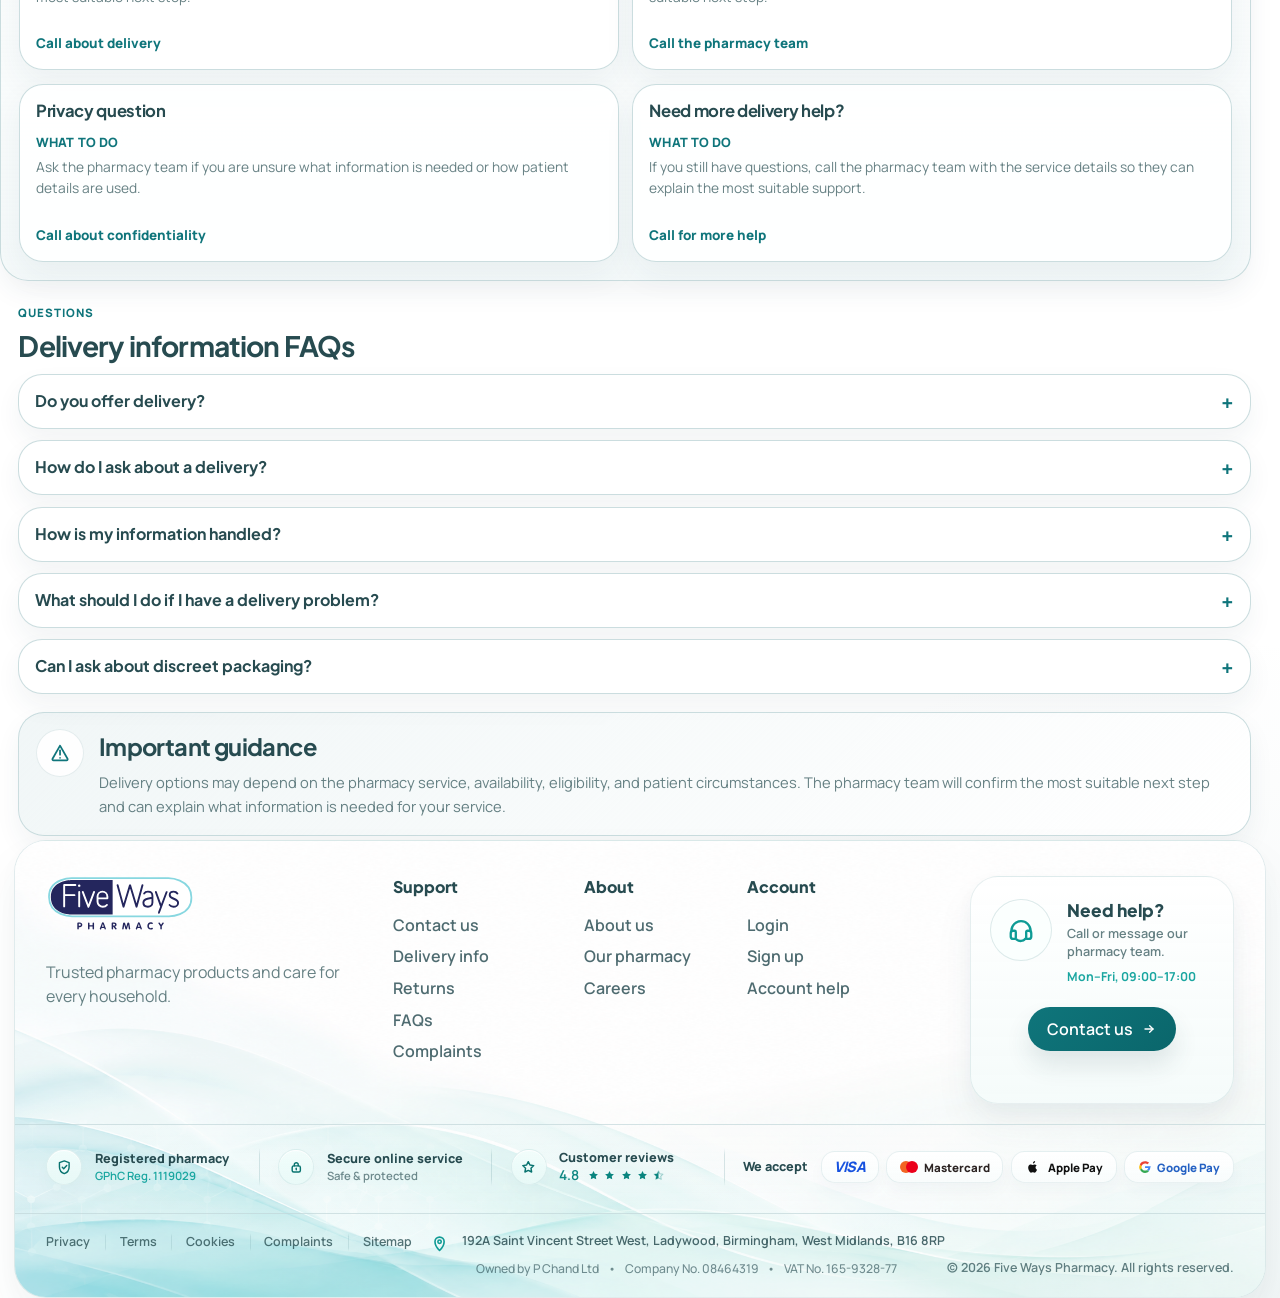
<file: delivery-privacy/index.html>
﻿<!DOCTYPE html>
<html lang="en">
<head>
  <meta charset="UTF-8" />
  <meta name="viewport" content="width=device-width, initial-scale=1.0" />
  <title>Delivery information | Five Ways Pharmacy</title>
  <meta
    name="description"
    content="Read delivery information from Five Ways Pharmacy, including delivery support, discreet handling, confidentiality, and what to do if something goes wrong."
  />
  <link rel="preconnect" href="https://fonts.googleapis.com" />
  <link rel="preconnect" href="https://fonts.gstatic.com" crossorigin />
  <link
    href="https://fonts.googleapis.com/css2?family=Manrope:wght@400;500;600;700;800&family=Plus+Jakarta+Sans:wght@500;600;700;800&display=swap"
    rel="stylesheet"
  />
  <link rel="stylesheet" href="../styles.css" />
</head>
<body>
  <header class="site-header">
    <div class="top-strip">
      <div class="top-strip-inner container">
        <p class="top-strip-message">
          <svg viewBox="0 0 24 24" aria-hidden="true">
            <path d="M3 7.5h11v7H3z" />
            <path d="M14 10h3.2l2.3 2.6V14H14z" />
            <circle cx="7.5" cy="17" r="1.75" />
            <circle cx="17.5" cy="17" r="1.75" />
            <path d="M5.75 17H3V9.25" />
          </svg>
          <span><strong>Free next-day UK delivery over GBP 25</strong> with discreet packaging</span>
        </p>
        <div class="top-strip-links">
          <span class="top-strip-hours" aria-label="Opening hours">
            Open Mon&ndash;Fri, 09:00&ndash;17:00 &middot; Closed bank holidays
          </span>
          <a href="#" aria-label="Customer support">Help Centre</a>
        </div>
      </div>
    </div>

    <div class="header-shell container">
      <div class="header-main">
        <button
          class="mobile-menu-toggle"
          type="button"
          aria-label="Open menu"
          aria-expanded="false"
          aria-controls="mobile-menu-drawer"
          aria-haspopup="dialog"
        >
          <svg viewBox="0 0 24 24" aria-hidden="true">
            <path d="M4.5 7.25h15" />
            <path d="M4.5 12h15" />
            <path d="M4.5 16.75h15" />
          </svg>
        </button>

        <a class="brand" href="../index.html" aria-label="Five Ways Pharmacy home">
          <img
            class="brand-logo"
            src="../assets/brand/fiveways-logo-new.svg"
            alt="Five Ways Pharmacy"
            width="454"
            height="227"
          />
        </a>

        <form class="search-bar" role="search" aria-label="Site search">
          <label class="sr-only" for="site-search">Search services or health advice</label>
          <input
            id="site-search"
            type="search"
            placeholder="Search services or health advice"
            aria-label="Search services or health advice"
          />
          <button type="submit">
            <svg viewBox="0 0 24 24" aria-hidden="true">
              <circle cx="11" cy="11" r="6" />
              <path d="M16 16l5 5" />
            </svg>
            <span>Search</span>
          </button>
        </form>

        <nav class="header-actions" aria-label="User actions">
          <div class="header-account">
            <a class="header-action header-account__link" href="../account.html" aria-label="Login or register">
              <svg viewBox="0 0 24 24" aria-hidden="true">
                <circle cx="12" cy="8.25" r="3.25" />
                <path d="M5.75 19.5c1.35-3.05 4.05-4.6 6.25-4.6s4.9 1.55 6.25 4.6" />
              </svg>
              <span class="header-account__label">Login / Register</span>
            </a>

            <a class="header-action header-account__mobile-link" href="../account.html" aria-label="Login / Register">
              <svg viewBox="0 0 24 24" aria-hidden="true">
                <circle cx="12" cy="8.25" r="3.25" />
                <path d="M5.75 19.5c1.35-3.05 4.05-4.6 6.25-4.6s4.9 1.55 6.25 4.6" />
              </svg>
              <span class="sr-only">Login or register</span>
            </a>
          </div>

          <a href="#" class="cart-pill" aria-label="Shopping cart with 2 items">
            <svg viewBox="0 0 24 24" aria-hidden="true">
              <path d="M3.5 5h2l1.7 9.25h9.9L19 8H6.2" />
              <circle cx="9.25" cy="18.25" r="1.35" />
              <circle cx="16.7" cy="18.25" r="1.35" />
            </svg>
            <span class="cart-pill-label">Cart</span>
            <span class="cart-pill-count">2</span>
          </a>
        </nav>
      </div>

      <div class="header-browse">
        <nav class="category-nav" aria-label="Main categories">
          <div class="category-pill-dropdown category-pill-dropdown--desktop-hide">
            <a href="../pharmacy-services.html" aria-haspopup="true">
              <svg viewBox="0 0 24 24" aria-hidden="true">
                <path d="M8 5.5h8v13H8z" />
                <path d="M10 3.75h4" />
                <path d="M10 9.5h4" />
                <path d="M10 13h4" />
              </svg>
              <span>Pharmacy Services</span>
            </a>

            <div class="category-pill-dropdown-menu" aria-label="Pharmacy Services menu">
              <div class="category-pill-dropdown-section">
                <p>
                  <svg viewBox="0 0 24 24" aria-hidden="true">
                    <path d="M12 19.25c-4.1-2.4-6.75-4.85-6.75-8.2a3.8 3.8 0 0 1 3.95-3.8c1.25 0 2.2.5 2.8 1.35.6-.85 1.55-1.35 2.8-1.35a3.8 3.8 0 0 1 3.95 3.8c0 3.35-2.65 5.8-6.75 8.2Z" />
                    <path d="M12 9.6v4.1" />
                    <path d="M9.95 11.65h4.1" />
                  </svg>
                  <span>Free NHS services</span>
                </p>
                <a href="../pharmacy-first/" class="category-pill-dropdown-link">
                  <span>NHS Pharmacy First</span>
                  <span class="category-pill-free-badge">FREE</span>
                </a>
                <a href="../stop-smoking-clinic/" class="category-pill-dropdown-link">
                  <span>Stop Smoking Clinic</span>
                  <span class="category-pill-free-badge">FREE</span>
                </a>
                <a href="#" class="category-pill-dropdown-link">
                  <span>Blood Pressure Check</span>
                  <span class="category-pill-free-badge">FREE</span>
                </a>
              </div>

              <div class="category-pill-dropdown-section">
                <p>
                  <svg viewBox="0 0 24 24" aria-hidden="true">
                    <path d="M4.75 13.5h8.2l5.3-6.25c.45-.55 1.35-.55 1.8 0 .4.5.35 1.2-.1 1.65l-4.2 4.6h3.5c.8 0 1.45.65 1.45 1.45s-.65 1.45-1.45 1.45h-3.5l4.2 4.6c.45.45.5 1.15.1 1.65-.45.55-1.35.55-1.8 0l-5.3-6.25h-8.2" />
                    <path d="M7.25 10.4l-2.5 2.1 2.5 2.1" />
                  </svg>
                  <span>Travel &amp; prevention</span>
                </p>
                <a href="#" class="category-pill-dropdown-link">Travel Vaccines</a>
                <a href="../flu-vaccines/" class="category-pill-dropdown-link">Flu Vaccine</a>
                <a href="#" class="category-pill-dropdown-link">Travel Health Advice</a>
              </div>

              <div class="category-pill-dropdown-section">
                <p>
                  <svg viewBox="0 0 24 24" aria-hidden="true">
                    <path d="M8 5.5h8v13H8z" />
                    <path d="M10 3.75h4" />
                    <path d="M10 9.5h4" />
                    <path d="M10 13h4" />
                  </svg>
                  <span>Prescriptions &amp; care</span>
                </p>
                <a href="../repeat-prescriptions/" class="category-pill-dropdown-link">Repeat Prescriptions</a>
                <a href="#" class="category-pill-dropdown-link">Private Consultations</a>
                <a href="#" class="category-pill-dropdown-link">Medicine Advice</a>
              </div>

              <div class="category-pill-dropdown-actions">
                <a href="#" class="category-pill-dropdown-link">
                  <svg viewBox="0 0 24 24" aria-hidden="true">
                    <rect x="4.75" y="4.75" width="5.5" height="5.5" rx="1.1" />
                    <rect x="13.75" y="4.75" width="5.5" height="5.5" rx="1.1" />
                    <rect x="4.75" y="13.75" width="5.5" height="5.5" rx="1.1" />
                    <rect x="13.75" y="13.75" width="5.5" height="5.5" rx="1.1" />
                  </svg>
                  <span>View all services</span>
                  <svg viewBox="0 0 24 24" aria-hidden="true">
                    <path d="M6 12h12" />
                    <path d="M13 7l5 5-5 5" />
                  </svg>
                </a>
                <a href="#" class="category-pill-dropdown-link">
                  <svg viewBox="0 0 24 24" aria-hidden="true">
                    <path d="M12 4.5 13.45 9l4.55 1.45-4.55 1.45L12 16.5l-1.45-4.6L6 10.45 10.55 9 12 4.5Z" />
                    <path d="M18.5 4.75 19 6.25l1.5.5-1.5.5-.5 1.5-.5-1.5-1.5-.5 1.5-.5.5-1.5Z" />
                  </svg>
                  <span>Five Ways Pharmacy AI Assistant</span>
                </a>
              </div>
            </div>
          </div>
          <div class="category-pill-dropdown category-pill-dropdown--compact category-pill-dropdown--prescriptions">
            <button type="button" aria-haspopup="true" aria-expanded="false">
              <svg viewBox="0 0 24 24" aria-hidden="true">
                <path d="M8 5.5h8v13H8z" />
                <path d="M10 3.75h4" />
                <path d="M10 9.5h4" />
                <path d="M10 13h4" />
              </svg>
              <span>Prescriptions</span>
            </button>

            <div class="category-pill-dropdown-menu category-pill-dropdown-menu--compact" aria-label="Prescriptions menu">
              <a href="../emergency-prescriptions/" class="category-pill-dropdown-link">Emergency supply</a>
              <a href="../repeat-prescriptions/" class="category-pill-dropdown-link">Repeat prescriptions</a>
            </div>
          </div>
          <a href="../health-advice/">
            <svg viewBox="0 0 24 24" aria-hidden="true">
              <path d="M6.5 7.25h11a2.25 2.25 0 0 1 2.25 2.25v5a2.25 2.25 0 0 1-2.25 2.25H11l-4 2v-2H6.5A2.25 2.25 0 0 1 4.25 14.5v-5A2.25 2.25 0 0 1 6.5 7.25Z" />
              <path d="M8.5 10.75h7" />
              <path d="M8.5 13.25h4.5" />
            </svg>
            <span>Health Advice</span>
          </a>
          <a href="../index.html#shop-by-category" class="service-led-hidden" hidden>
            <svg viewBox="0 0 24 24" aria-hidden="true">
              <path d="M3.5 5h2l1.7 9.25h9.9L19 8H6.2" />
              <circle cx="9.25" cy="18.25" r="1.35" />
              <circle cx="16.7" cy="18.25" r="1.35" />
            </svg>
            <span>Over-the-counter Purchases</span>
          </a>
          <a href="../covid-vaccines/">
            <svg viewBox="0 0 24 24" aria-hidden="true">
              <path d="M12 4.75c1.95 1 3.95 1.45 5.45 1.7 0 6.2-3.45 10.05-5.45 11.8-2-1.75-5.45-5.6-5.45-11.8 1.5-.25 3.5-.7 5.45-1.7Z" />
              <path d="M12 8.75v5" />
              <path d="M9.5 11.25h5" />
            </svg>
            <span>COVID Vaccines (Spring / Autumn)</span>
          </a>
          <a href="../flu-vaccines/">
            <svg viewBox="0 0 24 24" aria-hidden="true">
              <path d="M15.5 5.25 18.75 8.5" />
              <path d="M8.4 15.85 15 9.25" />
              <path d="M6.4 17.85 8.4 15.85" />
              <path d="M12.9 7.35 16.65 11.1" />
              <path d="M9.55 18.45 5.9 20.1l1.65-3.65" />
            </svg>
            <span>Flu Vaccines (Autumn)</span>
          </a>
          <a href="#" class="category-pill-popular">
            <svg viewBox="0 0 24 24" aria-hidden="true">
              <path d="M12 4.75 13.35 9l4.25 1.35-4.25 1.35L12 15.95 10.65 11.7 6.4 10.35 10.65 9 12 4.75Z" />
              <path d="M18.4 5.35 18.8 6.6l1.25.4-1.25.4-.4 1.25-.4-1.25-1.25-.4 1.25-.4.4-1.25Z" />
            </svg>
            <span>Popular now</span>
          </a>
        </nav>
      </div>
    </div>
  </header>

  <div class="mobile-menu-shell" aria-hidden="true">
    <button class="mobile-menu-overlay" type="button" tabindex="-1" aria-label="Close menu"></button>
    <aside class="mobile-menu-drawer" id="mobile-menu-drawer" role="dialog" aria-modal="true" aria-label="Site menu" aria-hidden="true">
      <div class="mobile-menu-panel">
        <div class="mobile-menu-header">
          <a class="brand mobile-menu-brand" href="../index.html" aria-label="Five Ways Pharmacy home">
            <img
              class="brand-logo"
              src="../assets/brand/fiveways-logo-new.svg"
              alt="Five Ways Pharmacy"
              width="454"
              height="227"
            />
          </a>
          <button class="mobile-menu-close" type="button" aria-label="Close menu">
            <svg viewBox="0 0 24 24" aria-hidden="true">
              <path d="M6.5 6.5 17.5 17.5" />
              <path d="M17.5 6.5 6.5 17.5" />
            </svg>
          </button>
        </div>

        <div class="mobile-menu-body">
          <section class="mobile-menu-section" aria-labelledby="mobile-menu-services">
            <h2 class="mobile-menu-section-title" id="mobile-menu-services">Services</h2>
            <div class="mobile-menu-links">
              <a href="../pharmacy-first/" class="mobile-menu-link">Pharmacy First</a>
              <a href="../stop-smoking-clinic/" class="mobile-menu-link">Smoking Cessation Services</a>
              <a href="../umbrella-services/" class="mobile-menu-link">Umbrella Services</a>
              <a href="../weight-loss-support/" class="mobile-menu-link">Weight Loss</a>
              <a href="../nhs-contraception-services/" class="mobile-menu-link">NHS Contraception Services</a>
              <details class="mobile-menu-group">
                <summary class="mobile-menu-link mobile-menu-link--toggle">Prescriptions</summary>
                <div class="mobile-menu-submenu">
                  <a href="../emergency-prescriptions/" class="mobile-menu-link">Emergency supply</a>
                  <a href="../repeat-prescriptions/" class="mobile-menu-link">Repeat prescriptions</a>
                </div>
              </details>
              <a href="../health-advice/" class="mobile-menu-link">Health Advice</a>
              <a href="../index.html#shop-by-category" class="mobile-menu-link service-led-hidden" hidden>Over-the-counter Purchases</a>
              <a href="../covid-vaccines/" class="mobile-menu-link">COVID Vaccines (Spring / Autumn)</a>
              <a href="../flu-vaccines/" class="mobile-menu-link">Flu Vaccines (Autumn)</a>
            </div>
          </section>

          <section class="mobile-menu-section" aria-labelledby="mobile-menu-account">
            <h2 class="mobile-menu-section-title" id="mobile-menu-account">Account</h2>
            <div class="mobile-menu-links">
              <a href="../login.html" class="mobile-menu-link">Login</a>
              <a href="../register.html" class="mobile-menu-link">Register</a>
              <a href="#" class="mobile-menu-link">Account help</a>
            </div>
          </section>

          <section class="mobile-menu-section" aria-labelledby="mobile-menu-support">
            <h2 class="mobile-menu-section-title" id="mobile-menu-support">Support</h2>
            <div class="mobile-menu-links">
              <a href="../delivery-privacy/" class="mobile-menu-link">Delivery info</a>
              <a href="#" class="mobile-menu-link">Returns</a>
              <a href="#" class="mobile-menu-link">FAQs</a>
              <a href="#" class="mobile-menu-link">Complaints</a>
            </div>
          </section>

          <aside class="mobile-menu-help-card" aria-label="Need help">
            <p class="mobile-menu-help-kicker">Need help?</p>
            <h3>Call or message our pharmacy team.</h3>
            <a href="../speak-to-our-team/" class="mobile-menu-help-link">
              <span>Contact us</span>
              <span aria-hidden="true">&rarr;</span>
            </a>
          </aside>
          <button class="mobile-menu-close-button" type="button" aria-label="Close menu">
            Close menu
          </button>
        </div>
      </div>
    </aside>
  </div>

  <div class="compact-header" aria-label="Compact sticky site tools">
    <div class="compact-header-inner container">
      <a class="compact-brand" href="../index.html" aria-label="Five Ways Pharmacy home">
        <img
          class="compact-brand-logo"
          src="../assets/brand/fiveways-logo-new.svg"
          alt="Five Ways Pharmacy"
          width="454"
          height="227"
        />
      </a>
      <form class="compact-search" role="search" aria-label="Compact site search">
        <label class="sr-only" for="compact-site-search">Search services or health advice</label>
        <input
          id="compact-site-search"
          type="search"
          placeholder="Search services or health advice"
          aria-label="Search services or health advice"
        />
        <button type="submit">
          <svg viewBox="0 0 24 24" aria-hidden="true">
            <circle cx="11" cy="11" r="6" />
            <path d="M16 16l5 5" />
          </svg>
          <span>Search</span>
        </button>
      </form>
      <a href="../account.html" class="compact-account" aria-label="Login / Register">
        <svg viewBox="0 0 24 24" aria-hidden="true">
          <circle cx="12" cy="8.25" r="3.25" />
          <path d="M5.75 19.5c1.35-3.05 4.05-4.6 6.25-4.6s4.9 1.55 6.25 4.6" />
        </svg>
        <span class="compact-account-label">Login / Register</span>
      </a>
      <a href="#" class="compact-cart" aria-label="Shopping cart with 2 items">
        <svg viewBox="0 0 24 24" aria-hidden="true">
          <path d="M3.5 5h2l1.7 9.25h9.9L19 8H6.2" />
          <circle cx="9.25" cy="18.25" r="1.35" />
          <circle cx="16.7" cy="18.25" r="1.35" />
        </svg>
        <span class="compact-cart-label">Cart</span>
        <span class="compact-cart-count">2</span>
      </a>
    </div>
  </div>
  <div class="compact-header-sentinel" aria-hidden="true"></div>

  <main class="service-detail-page service-detail-page--delivery-privacy">
    <section class="service-detail-hero container">
      <div class="service-detail-hero-shell">
        <div class="service-detail-hero-copy">
          <nav class="service-detail-breadcrumb" aria-label="Breadcrumb">
            <a href="../index.html">Home</a>
            <span aria-hidden="true">/</span>
            <span aria-current="page">Delivery information</span>
          </nav>
          <span class="section-kicker">Delivery support</span>
          <h1>Delivery information</h1>
          <p>
            Clear information about pharmacy delivery, discreet packaging, and how your details are handled by Five Ways
            Pharmacy. Delivery options may depend on the pharmacy service, availability, eligibility, and patient
            circumstances, and the pharmacy team will confirm the most suitable next step.
          </p>
          <div class="service-detail-pill-row" aria-label="Delivery information highlights">
            <span>Delivery support</span>
            <span>Discreet packaging</span>
            <span>Confidential handling</span>
            <span>Patient queries</span>
          </div>
          <div class="service-detail-action-row">
            <a href="tel:[pharmacy-number]" class="service-detail-button service-detail-button--primary">Call about delivery</a>
          </div>
          <p class="service-detail-action-note">
            Call the pharmacy team for delivery questions, discreet packaging information, and practical support during
            opening hours.
          </p>
          <div class="service-detail-panel support-hero-reassurance">
            <div class="service-detail-section-head service-detail-section-head--compact">
              <span class="section-kicker">Packaging &amp; discretion</span>
              <h2>Handled professionally where applicable</h2>
              <p>
                Where applicable, pharmacy items are handled professionally and with appropriate care. The pharmacy team can
                confirm delivery details for your service.
              </p>
            </div>
            <ul class="service-detail-bullet-list">
              <li>Discreet packaging may be used where appropriate</li>
              <li>Handling arrangements can vary depending on the pharmacy service</li>
              <li>The pharmacy team can confirm the most suitable delivery details for your question</li>
            </ul>
          </div>
        </div>

        <div class="service-detail-hero-rail">
          <aside class="service-detail-hero-card" aria-label="Delivery information overview">
            <div class="service-detail-hero-card__body">
              <p class="service-detail-hero-card__eyebrow">At a glance</p>
              <ul class="service-detail-checklist">
                <li>Delivery-only website support</li>
                <li>Delivery options may depend on the pharmacy service, availability, eligibility, and patient circumstances</li>
                <li>Discreet handling may be used where appropriate</li>
                <li>The pharmacy team will confirm the most suitable next step</li>
              </ul>
            </div>
          </aside>

          <div class="service-detail-panel">
            <div class="service-detail-section-head service-detail-section-head--compact">
              <span class="section-kicker">Privacy and confidentiality</span>
              <h2>How your details are handled</h2>
              <p>
                Five Ways Pharmacy handles patient information carefully and confidentially. Only provide the information
                needed for the pharmacy team to support your request or respond to a practical delivery question.
              </p>
            </div>
            <ul class="service-detail-bullet-list">
              <li>Share only the details needed for the team to understand your question</li>
              <li>Patient information is used to support care, communication, and appropriate next steps</li>
              <li>If you need more information about confidentiality, speak to the pharmacy team directly</li>
            </ul>
          </div>
        </div>
      </div>
    </section>

    <section class="service-detail-section container">
      <div class="service-detail-info-grid">
        <article class="service-detail-info-card">
          <span class="section-kicker">Delivery support</span>
          <h2>What delivery support can cover</h2>
          <p>
            Delivery questions can often be handled by the pharmacy team as part of wider service support. The best route
            may depend on the pharmacy service involved, timing, availability, eligibility, and patient circumstances.
          </p>
          <ul class="service-detail-bullet-list">
            <li>Checking the most suitable next step for a pharmacy service</li>
            <li>Practical delivery queries linked to an existing pharmacy service</li>
            <li>Confirming what information the team may need from you</li>
            <li>Explaining the most suitable delivery support for your question</li>
          </ul>
        </article>

        <article class="service-detail-info-card">
          <span class="section-kicker">Privacy and confidentiality</span>
          <h2>Information is handled with care</h2>
          <p>
            Five Ways Pharmacy treats patient information carefully and confidentially. Only share the details that are
            relevant to your pharmacy request, delivery query, or follow-up support.
          </p>
          <ul class="service-detail-bullet-list">
            <li>Patient details are used only for support, communication, and care purposes</li>
            <li>You may be asked for relevant information so the team can identify the right next step</li>
            <li>The pharmacy team can answer general confidentiality questions if you are unsure what to share</li>
            <li>If you need more information, the pharmacy team can explain the most suitable next step</li>
          </ul>
        </article>
      </div>
    </section>

    <section class="service-detail-section container">
      <div class="service-detail-panel">
        <div class="service-detail-section-head service-detail-section-head--compact">
          <span class="section-kicker">What to do if something is wrong</span>
          <h2>Useful next steps for common concerns</h2>
          <p>
            If something does not seem right, the pharmacy team can help you understand the most suitable next step for
            your service.
          </p>
        </div>
        <div class="service-detail-guidance-grid">
          <article class="service-detail-guidance-card">
            <h3>Delivery question</h3>
            <div class="service-detail-guidance-item">
              <h4>What to do</h4>
              <p>Contact the pharmacy team with the relevant service details so they can confirm the most suitable next step.</p>
            </div>
            <div class="support-inline-links">
              <a href="tel:[pharmacy-number]">Call about delivery</a>
            </div>
          </article>

          <article class="service-detail-guidance-card">
            <h3>Damaged or missing item</h3>
            <div class="service-detail-guidance-item">
              <h4>What to do</h4>
              <p>Call the pharmacy team and explain the issue clearly so they can talk through the most suitable next step.</p>
            </div>
            <div class="support-inline-links">
              <a href="tel:[pharmacy-number]">Call the pharmacy team</a>
            </div>
          </article>

          <article class="service-detail-guidance-card">
            <h3>Privacy question</h3>
            <div class="service-detail-guidance-item">
              <h4>What to do</h4>
              <p>Ask the pharmacy team if you are unsure what information is needed or how patient details are used.</p>
            </div>
            <div class="support-inline-links">
              <a href="tel:[pharmacy-number]">Call about confidentiality</a>
            </div>
          </article>

          <article class="service-detail-guidance-card">
            <h3>Need more delivery help?</h3>
            <div class="service-detail-guidance-item">
              <h4>What to do</h4>
              <p>If you still have questions, call the pharmacy team with the service details so they can explain the most suitable support.</p>
            </div>
            <div class="support-inline-links">
              <a href="tel:[pharmacy-number]">Call for more help</a>
            </div>
          </article>
        </div>
      </div>
    </section>

    <section class="service-detail-section service-detail-section--mobile-offset container">
      <div class="service-detail-section-head">
        <span class="section-kicker">Questions</span>
        <h2>Delivery information FAQs</h2>
      </div>
      <div class="service-detail-faq-list">
        <details class="service-detail-faq-item">
          <summary>Do you offer delivery?</summary>
          <p>
            Delivery support is available through this website, but the exact service may depend on the pharmacy service,
            availability, eligibility, and patient circumstances.
          </p>
        </details>
        <details class="service-detail-faq-item">
          <summary>How do I ask about a delivery?</summary>
          <p>
            Call the pharmacy team and explain the service or delivery question so they can confirm the most suitable next step.
          </p>
        </details>
        <details class="service-detail-faq-item">
          <summary>How is my information handled?</summary>
          <p>
            Five Ways Pharmacy handles patient information carefully and confidentially, and only asks for the details
            needed to support your request or respond to your query.
          </p>
        </details>
        <details class="service-detail-faq-item">
          <summary>What should I do if I have a delivery problem?</summary>
          <p>
            Call the pharmacy team as soon as you can with the relevant details so they can advise on the most suitable next step.
          </p>
        </details>
        <details class="service-detail-faq-item">
          <summary>Can I ask about discreet packaging?</summary>
          <p>
            Yes. Where applicable, pharmacy items are handled professionally and with appropriate care, and the pharmacy
            team can confirm delivery details for your service.
          </p>
        </details>
      </div>
    </section>

    <section class="service-detail-section service-detail-section--mobile-offset container">
      <div class="service-detail-alert">
        <span class="service-detail-alert__icon" aria-hidden="true">
          <svg viewBox="0 0 24 24">
            <path d="M12 3.9 3.85 18.2A1.2 1.2 0 0 0 4.9 20h14.2a1.2 1.2 0 0 0 1.05-1.8Z" />
            <path d="M12 9v4.75" />
            <circle cx="12" cy="17.3" r="0.9" fill="currentColor" stroke="none" />
          </svg>
        </span>
        <div class="service-detail-alert__copy">
          <h2>Important guidance</h2>
          <p>
            Delivery options may depend on the pharmacy service, availability, eligibility, and patient circumstances.
            The pharmacy team will confirm the most suitable next step and can explain what information is needed for your
            service.
          </p>
        </div>
      </div>
    </section>
  </main>

  <footer class="site-footer">
    <div class="container">
      <div class="footer-shell">
        <div class="footer-top">
          <div class="footer-brand-block">
            <a class="brand footer-brand" href="../index.html" aria-label="Five Ways Pharmacy home">
              <img
                class="brand-logo"
                src="../assets/brand/fiveways-logo-new.svg"
                alt="Five Ways Pharmacy"
                width="454"
                height="227"
              />
            </a>
            <p>Trusted pharmacy products and care for every household.</p>
          </div>
          <div class="footer-nav-shell">
            <div class="footer-nav">
              <details class="footer-nav-column footer-nav-column--shop footer-nav-accordion service-led-hidden" open hidden>
                <summary class="footer-nav-toggle">
                  <span>Shop</span>
                  <svg viewBox="0 0 24 24" aria-hidden="true">
                    <path d="M7 10.5 12 15l5-4.5" />
                  </svg>
                </summary>
                <div class="footer-nav-links">
                  <a href="#">All products</a>
                  <a href="#">Best sellers</a>
                  <a href="#">Offers</a>
                  <a href="#">Pharmacy services</a>
                  <a href="#">Prescriptions</a>
                </div>
              </details>
              <details class="footer-nav-column footer-nav-accordion" open>
                <summary class="footer-nav-toggle">
                  <span>Support</span>
                  <svg viewBox="0 0 24 24" aria-hidden="true">
                    <path d="M7 10.5 12 15l5-4.5" />
                  </svg>
                </summary>
                <div class="footer-nav-links">
                  <a href="../speak-to-our-team/">Contact us</a>
                  <a href="../delivery-privacy/">Delivery info</a>
                  <a href="#">Returns</a>
                  <a href="#">FAQs</a>
                  <a href="#">Complaints</a>
                </div>
              </details>
              <details class="footer-nav-column footer-nav-accordion" open>
                <summary class="footer-nav-toggle">
                  <span>About</span>
                  <svg viewBox="0 0 24 24" aria-hidden="true">
                    <path d="M7 10.5 12 15l5-4.5" />
                  </svg>
                </summary>
                <div class="footer-nav-links">
                  <a href="#">About us</a>
                  <a href="#">Our pharmacy</a>
                  <a href="#" class="footer-link--desktop-hide">Blog</a>
                  <a href="#">Careers</a>
                </div>
              </details>
              <details class="footer-nav-column footer-nav-accordion" open>
                <summary class="footer-nav-toggle">
                  <span>Account</span>
                  <svg viewBox="0 0 24 24" aria-hidden="true">
                    <path d="M7 10.5 12 15l5-4.5" />
                  </svg>
                </summary>
                <div class="footer-nav-links">
                  <a href="#">Login</a>
                  <a href="#">Sign up</a>
                  <a href="#">Account help</a>
                </div>
              </details>
            </div>
          </div>
          <aside class="footer-help-card" id="footer-help-card">
            <div class="footer-help-head">
              <span class="footer-help-icon" aria-hidden="true">
                <svg viewBox="0 0 24 24">
                  <path d="M4.8 12.6a7.2 7.2 0 0 1 14.4 0" />
                  <path d="M6.3 12.55h-.1a1.9 1.9 0 0 0-1.9 1.9v2.35a1.9 1.9 0 0 0 1.9 1.9h.95a.95.95 0 0 0 .95-.95v-4.24a.95.95 0 0 0-.95-.95Z" />
                  <path d="M17.7 12.55h.1a1.9 1.9 0 0 1 1.9 1.9v2.35a1.9 1.9 0 0 1-1.9 1.9h-.95a.95.95 0 0 1-.95-.95v-4.24a.95.95 0 0 1 .95-.95Z" />
                  <path d="M8.55 19.05a4.7 4.7 0 0 0 6.9-.7" />
                </svg>
              </span>
              <div class="footer-help-copy">
                <h4>Need help?</h4>
                <p class="footer-help-support">Call or message our pharmacy team.</p>
                <p class="footer-help-hours">Mon&ndash;Fri, 09:00&ndash;17:00</p>
              </div>
            </div>
            <a class="footer-help-cta" href="#footer-help-card">
              <span>Contact us</span>
              <svg viewBox="0 0 24 24" aria-hidden="true">
                <path d="M6 12h12" />
                <path d="M13 7l5 5-5 5" />
              </svg>
            </a>
          </aside>
        </div>
        <div class="footer-middle-strip">
          <article class="footer-strip-feature">
            <span class="footer-strip-icon" aria-hidden="true">
              <svg viewBox="0 0 24 24">
                <path d="M12 3.75 18.25 6v5.55c0 4.32-2.75 7.35-6.25 8.7-3.5-1.35-6.25-4.38-6.25-8.7V6Z" />
                <path d="m9.45 12 1.8 1.8 3.9-4.05" />
              </svg>
            </span>
            <div class="footer-strip-copy footer-strip-copy--registered">
              <strong>Registered pharmacy</strong>
              <small>GPhC Reg. 1119029</small>
            </div>
          </article>
          <article class="footer-strip-feature">
            <span class="footer-strip-icon" aria-hidden="true">
              <svg viewBox="0 0 24 24">
                <rect x="6.7" y="10.2" width="10.6" height="7.9" rx="2" />
                <path d="M9.45 10.2V8.65a2.55 2.55 0 1 1 5.1 0v1.55" />
                <path d="M12 13.3v1.8" />
              </svg>
            </span>
            <div class="footer-strip-copy">
              <strong>Secure online service</strong>
              <small>Safe &amp; protected</small>
            </div>
          </article>
          <article class="footer-strip-feature">
            <span class="footer-strip-icon" aria-hidden="true">
              <svg viewBox="0 0 24 24">
                <path d="m12 4.7 2.15 4.43 4.9.72-3.53 3.45.83 4.8L12 16l-4.35 2.1.83-4.8-3.53-3.45 4.9-.72Z" />
              </svg>
            </span>
            <div class="footer-strip-copy">
              <strong>Customer reviews</strong>
              <small class="footer-review-line">
                <span class="footer-review-value">4.8</span>
                <span class="footer-review-stars" aria-hidden="true">
                  <svg class="footer-review-star footer-review-star--full" viewBox="0 0 24 24">
                    <path class="footer-review-star-fill" d="m12 4.7 2.15 4.43 4.9.72-3.53 3.45.83 4.8L12 16l-4.35 2.1.83-4.8-3.53-3.45 4.9-.72Z" />
                  </svg>
                  <svg class="footer-review-star footer-review-star--full" viewBox="0 0 24 24">
                    <path class="footer-review-star-fill" d="m12 4.7 2.15 4.43 4.9.72-3.53 3.45.83 4.8L12 16l-4.35 2.1.83-4.8-3.53-3.45 4.9-.72Z" />
                  </svg>
                  <svg class="footer-review-star footer-review-star--full" viewBox="0 0 24 24">
                    <path class="footer-review-star-fill" d="m12 4.7 2.15 4.43 4.9.72-3.53 3.45.83 4.8L12 16l-4.35 2.1.83-4.8-3.53-3.45 4.9-.72Z" />
                  </svg>
                  <svg class="footer-review-star footer-review-star--full" viewBox="0 0 24 24">
                    <path class="footer-review-star-fill" d="m12 4.7 2.15 4.43 4.9.72-3.53 3.45.83 4.8L12 16l-4.35 2.1.83-4.8-3.53-3.45 4.9-.72Z" />
                  </svg>
                  <svg class="footer-review-star footer-review-star--half" viewBox="0 0 24 24">
                    <defs>
                      <clipPath id="footer-review-half-clip">
                        <rect x="0" y="0" width="12" height="24" />
                      </clipPath>
                    </defs>
                    <path class="footer-review-star-outline" d="m12 4.7 2.15 4.43 4.9.72-3.53 3.45.83 4.8L12 16l-4.35 2.1.83-4.8-3.53-3.45 4.9-.72Z" />
                    <path class="footer-review-star-half-fill" clip-path="url(#footer-review-half-clip)" d="m12 4.7 2.15 4.43 4.9.72-3.53 3.45.83 4.8L12 16l-4.35 2.1.83-4.8-3.53-3.45 4.9-.72Z" />
                  </svg>
                </span>
              </small>
            </div>
          </article>
          <div class="footer-strip-feature footer-strip-feature--payments">
            <strong class="footer-strip-pay-label">We accept</strong>
            <div class="footer-payment-badges" aria-label="Accepted payment methods">
              <span class="footer-payment-badge footer-payment-badge--visa">
                <span class="footer-payment-logo footer-payment-logo--visa" aria-hidden="true">VISA</span>
              </span>
              <span class="footer-payment-badge footer-payment-badge--mastercard">
                <span class="footer-payment-mark footer-payment-mark--mc" aria-hidden="true"></span>
                <span>Mastercard</span>
              </span>
              <span class="footer-payment-badge footer-payment-badge--apple">
                <svg class="footer-payment-logo footer-payment-logo--apple" viewBox="0 0 24 24" aria-hidden="true">
                  <path d="M15.18 12.55c.02 2.2 1.93 2.93 1.95 2.94-.02.05-.31 1.04-.99 2.05-.59.88-1.21 1.76-2.19 1.78-.95.02-1.26-.56-2.35-.56-1.09 0-1.44.54-2.33.58-.94.04-1.66-.95-2.26-1.82-1.23-1.79-2.17-5.05-.91-7.22.63-1.08 1.75-1.76 2.97-1.78.92-.02 1.8.62 2.35.62.55 0 1.58-.77 2.66-.65.45.02 1.71.18 2.52 1.36-.07.04-1.49.87-1.47 2.7ZM13.87 6.1c.5-.6.85-1.42.76-2.24-.72.03-1.59.48-2.11 1.08-.46.54-.87 1.38-.76 2.19.79.06 1.6-.4 2.11-1.03Z" />
                </svg>
                <span>Apple Pay</span>
              </span>
              <span class="footer-payment-badge footer-payment-badge--google">
                <svg class="footer-payment-logo footer-payment-logo--google" viewBox="0 0 24 24" aria-hidden="true">
                  <path fill="#4285F4" d="M21.6 12.23c0-.67-.06-1.17-.18-1.7H12v3.21h5.53c-.11.8-.7 2-2.01 2.81l-.02.11 2.61 2.02.18.02c1.69-1.56 2.66-3.85 2.66-6.47Z" />
                  <path fill="#34A853" d="M12 22c2.7 0 4.96-.9 6.62-2.45l-3.15-2.44c-.84.58-1.96.98-3.47.98-2.64 0-4.88-1.74-5.68-4.15l-.1.01-2.71 2.1-.03.1A10 10 0 0 0 12 22Z" />
                  <path fill="#FBBC05" d="M6.32 13.94A5.99 5.99 0 0 1 6 12c0-.67.12-1.31.31-1.94l-.01-.13-2.75-2.14-.09.04A10 10 0 0 0 2 12c0 1.59.38 3.09 1.06 4.42l3.26-2.48Z" />
                  <path fill="#EA4335" d="M12 5.91c1.92 0 3.21.83 3.95 1.52l2.88-2.81C16.96 2.88 14.7 2 12 2a10 10 0 0 0-8.94 5.58l3.18 2.47c.81-2.41 3.05-4.14 5.76-4.14Z" />
                </svg>
                <span>Google Pay</span>
              </span>
            </div>
          </div>
        </div>
        <div class="footer-bottom">
          <div class="footer-bottom-main">
            <div class="footer-legal-links">
              <a href="#">Privacy</a>
              <a href="#">Terms</a>
              <a href="#">Cookies</a>
              <a href="#">Complaints</a>
              <a href="#">Sitemap</a>
            </div>
            <div class="footer-address">
              <span class="footer-address-icon" aria-hidden="true">
                <svg viewBox="0 0 24 24">
                  <path d="M12 21s-5.2-5.07-5.2-10a5.2 5.2 0 1 1 10.4 0c0 4.93-5.2 10-5.2 10Z" />
                  <circle cx="12" cy="11" r="1.9" />
                </svg>
              </span>
              <p>192A Saint Vincent Street West, Ladywood, Birmingham, West Midlands, B16 8RP</p>
            </div>
            <div class="footer-copyright">
              <p>&copy; 2026 Five Ways Pharmacy. All rights reserved.</p>
            </div>
          </div>
          <p class="footer-company-details">
            Owned by P Chand Ltd <span>&bull;</span> Company No. 08464319 <span>&bull;</span> VAT No. 165-9328-77
          </p>
        </div>
      </div>
    </div>
  </footer>

  <script>
    (() => {
      const sentinel = document.querySelector(".compact-header-sentinel");
      if (!sentinel) return;

      const stickyOffset = 10;
      let stickyThreshold = 0;
      let scrollFrame = null;
      let measureFrame = null;

      const toggleStickyHeader = (active) => {
        document.body.classList.toggle("compact-header-active", active);
      };

      const measureStickyThreshold = () => {
        stickyThreshold = Math.max(0, Math.round(sentinel.getBoundingClientRect().top + window.scrollY - stickyOffset));
      };

      const syncStickyHeader = () => {
        toggleStickyHeader(window.scrollY >= stickyThreshold);
      };

      const requestStickySync = () => {
        if (scrollFrame !== null) return;

        scrollFrame = window.requestAnimationFrame(() => {
          scrollFrame = null;
          syncStickyHeader();
        });
      };

      const requestStickyMeasure = () => {
        if (measureFrame !== null) return;

        measureFrame = window.requestAnimationFrame(() => {
          measureFrame = null;
          measureStickyThreshold();
          syncStickyHeader();
        });
      };

      measureStickyThreshold();
      syncStickyHeader();

      window.addEventListener("scroll", requestStickySync, { passive: true });
      window.addEventListener("resize", requestStickyMeasure);
      window.addEventListener("orientationchange", requestStickyMeasure);
      window.addEventListener("load", requestStickyMeasure, { once: true });
    })();

    (() => {
      const footerAccordions = Array.from(document.querySelectorAll(".footer-nav-accordion"));
      const footerAccordionViewport = window.matchMedia("(max-width: 980px)");
      let accordionMode = null;

      if (!footerAccordions.length) return;

      const syncFooterAccordions = () => {
        const nextMode = footerAccordionViewport.matches ? "mobile" : "desktop";
        if (nextMode === accordionMode) return;

        accordionMode = nextMode;

        footerAccordions.forEach((accordion) => {
          if (nextMode === "desktop") {
            accordion.setAttribute("open", "");
            return;
          }

          accordion.removeAttribute("open");
        });
      };

      syncFooterAccordions();

      if (typeof footerAccordionViewport.addEventListener === "function") {
        footerAccordionViewport.addEventListener("change", syncFooterAccordions);
      } else if (typeof footerAccordionViewport.addListener === "function") {
        footerAccordionViewport.addListener(syncFooterAccordions);
      }
    })();

    (() => {
      const menuToggle = document.querySelector(".mobile-menu-toggle");
      const menuShell = document.querySelector(".mobile-menu-shell");
      const menuDrawer = document.querySelector(".mobile-menu-drawer");
      const menuOverlay = document.querySelector(".mobile-menu-overlay");
      const menuClose = document.querySelector(".mobile-menu-close");
      const menuCloseButton = document.querySelector(".mobile-menu-close-button");
      const menuGroups = menuShell.querySelectorAll(".mobile-menu-group");

      if (!menuToggle || !menuShell || !menuDrawer || !menuOverlay || !menuClose) return;

      const mobileViewport = window.matchMedia("(max-width: 768px)");
      let lastFocusedElement = null;

      const closeMenu = ({ restoreFocus = true } = {}) => {
        document.body.classList.remove("mobile-menu-open");
        menuShell.setAttribute("aria-hidden", "true");
        menuDrawer.setAttribute("aria-hidden", "true");
        menuToggle.setAttribute("aria-expanded", "false");
        menuGroups.forEach((group) => {
          if (group instanceof HTMLDetailsElement) {
            group.open = false;
          }
        });

        if (restoreFocus && lastFocusedElement instanceof HTMLElement) {
          lastFocusedElement.focus();
        }

        lastFocusedElement = null;
      };

      const openMenu = () => {
        if (!mobileViewport.matches) return;

        lastFocusedElement = document.activeElement instanceof HTMLElement ? document.activeElement : null;

        document.body.classList.add("mobile-menu-open");
        menuShell.setAttribute("aria-hidden", "false");
        menuDrawer.setAttribute("aria-hidden", "false");
        menuToggle.setAttribute("aria-expanded", "true");

        requestAnimationFrame(() => {
          menuClose.focus();
        });
      };

      const toggleMenu = () => {
        if (document.body.classList.contains("mobile-menu-open")) {
          closeMenu();
          return;
        }

        openMenu();
      };

      menuToggle.addEventListener("click", toggleMenu);
      menuClose.addEventListener("click", () => closeMenu());
      menuCloseButton?.addEventListener("click", () => closeMenu());
      menuOverlay.addEventListener("click", () => closeMenu({ restoreFocus: false }));

      menuShell.querySelectorAll("a").forEach((link) => {
        link.addEventListener("click", () => closeMenu({ restoreFocus: false }));
      });

      document.addEventListener("keydown", (event) => {
        if (event.key === "Escape" && document.body.classList.contains("mobile-menu-open")) {
          closeMenu();
        }
      });

      const syncMenuToViewport = () => {
        if (mobileViewport.matches) return;
        closeMenu({ restoreFocus: false });
      };

      if (typeof mobileViewport.addEventListener === "function") {
        mobileViewport.addEventListener("change", syncMenuToViewport);
      } else if (typeof mobileViewport.addListener === "function") {
        mobileViewport.addListener(syncMenuToViewport);
      }
    })();
  </script>
</body>
</html>
</file>
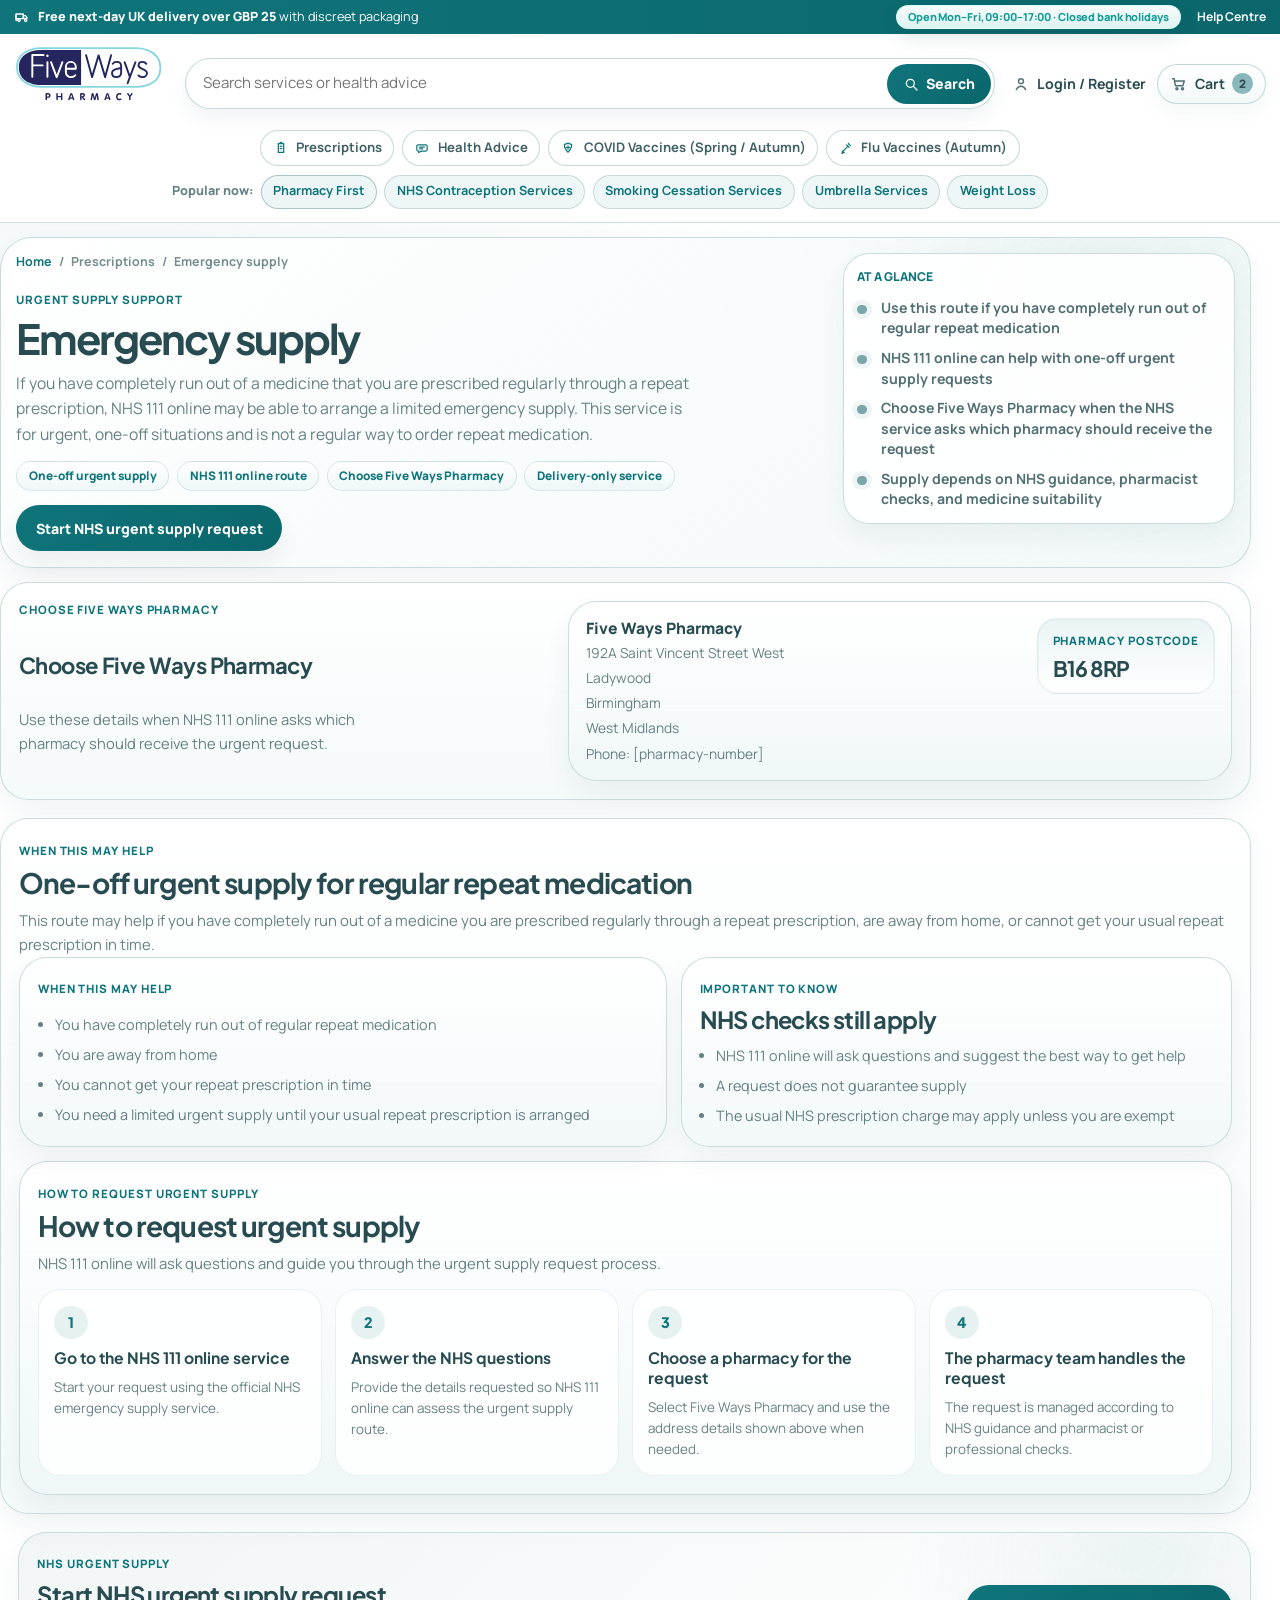
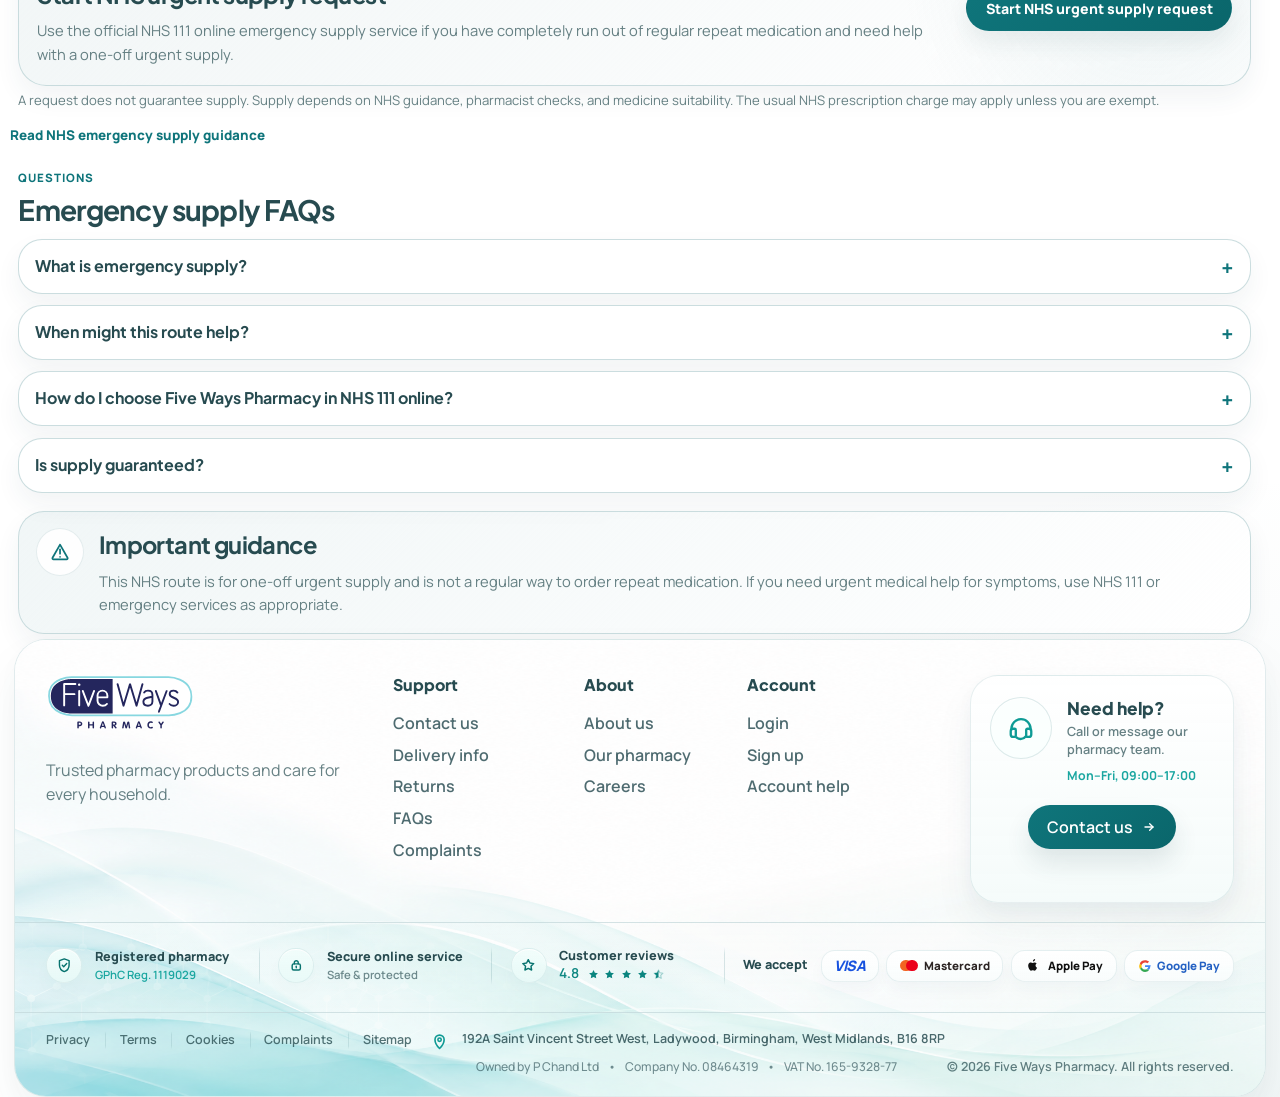
<file: emergency-prescriptions/index.html>
﻿<!DOCTYPE html>
<html lang="en">
<head>
  <meta charset="UTF-8" />
  <meta name="viewport" content="width=device-width, initial-scale=1.0" />
  <title>Emergency supply | Five Ways Pharmacy</title>
    <meta
    name="description"
    content="Use NHS 111 online for one-off urgent supply support and choose Five Ways Pharmacy for the request."
  />
  <link rel="preconnect" href="https://fonts.googleapis.com" />
  <link rel="preconnect" href="https://fonts.gstatic.com" crossorigin />
  <link
    href="https://fonts.googleapis.com/css2?family=Manrope:wght@400;500;600;700;800&family=Plus+Jakarta+Sans:wght@500;600;700;800&display=swap"
    rel="stylesheet"
  />
  <link rel="stylesheet" href="../styles.css" />
</head>
<body>
  <header class="site-header">
    <div class="top-strip">
      <div class="top-strip-inner container">
        <p class="top-strip-message">
          <svg viewBox="0 0 24 24" aria-hidden="true">
            <path d="M3 7.5h11v7H3z" />
            <path d="M14 10h3.2l2.3 2.6V14H14z" />
            <circle cx="7.5" cy="17" r="1.75" />
            <circle cx="17.5" cy="17" r="1.75" />
            <path d="M5.75 17H3V9.25" />
          </svg>
          <span><strong>Free next-day UK delivery over GBP 25</strong> with discreet packaging</span>
        </p>
        <div class="top-strip-links">
          <span class="top-strip-hours" aria-label="Opening hours">
            Open Mon&ndash;Fri, 09:00&ndash;17:00 &middot; Closed bank holidays
          </span>
          <a href="#" aria-label="Customer support">Help Centre</a>
        </div>
      </div>
    </div>

    <div class="header-shell container">
      <div class="header-main">
        <button
          class="mobile-menu-toggle"
          type="button"
          aria-label="Open menu"
          aria-expanded="false"
          aria-controls="mobile-menu-drawer"
          aria-haspopup="dialog"
        >
          <svg viewBox="0 0 24 24" aria-hidden="true">
            <path d="M4.5 7.25h15" />
            <path d="M4.5 12h15" />
            <path d="M4.5 16.75h15" />
          </svg>
        </button>

        <a class="brand" href="../index.html" aria-label="Five Ways Pharmacy home">
          <img
            class="brand-logo"
            src="../assets/brand/fiveways-logo-new.svg"
            alt="Five Ways Pharmacy"
            width="454"
            height="227"
          />
        </a>

        <form class="search-bar" role="search" aria-label="Site search">
          <label class="sr-only" for="site-search">Search services or health advice</label>
          <input
            id="site-search"
            type="search"
            placeholder="Search services or health advice"
            aria-label="Search services or health advice"
          />
          <button type="submit">
            <svg viewBox="0 0 24 24" aria-hidden="true">
              <circle cx="11" cy="11" r="6" />
              <path d="M16 16l5 5" />
            </svg>
            <span>Search</span>
          </button>
        </form>

        <nav class="header-actions" aria-label="User actions">
          <div class="header-account">
            <a class="header-action header-account__link" href="../account.html" aria-label="Login or register">
              <svg viewBox="0 0 24 24" aria-hidden="true">
                <circle cx="12" cy="8.25" r="3.25" />
                <path d="M5.75 19.5c1.35-3.05 4.05-4.6 6.25-4.6s4.9 1.55 6.25 4.6" />
              </svg>
              <span class="header-account__label">Login / Register</span>
            </a>

            <a class="header-action header-account__mobile-link" href="../account.html" aria-label="Login / Register">
              <svg viewBox="0 0 24 24" aria-hidden="true">
                <circle cx="12" cy="8.25" r="3.25" />
                <path d="M5.75 19.5c1.35-3.05 4.05-4.6 6.25-4.6s4.9 1.55 6.25 4.6" />
              </svg>
              <span class="sr-only">Login or register</span>
            </a>
          </div>

          <a href="#" class="cart-pill" aria-label="Shopping cart with 2 items">
            <svg viewBox="0 0 24 24" aria-hidden="true">
              <path d="M3.5 5h2l1.7 9.25h9.9L19 8H6.2" />
              <circle cx="9.25" cy="18.25" r="1.35" />
              <circle cx="16.7" cy="18.25" r="1.35" />
            </svg>
            <span class="cart-pill-label">Cart</span>
            <span class="cart-pill-count">2</span>
          </a>
        </nav>
      </div>

      <div class="header-browse">
        <nav class="category-nav" aria-label="Main categories">
          <div class="category-pill-dropdown category-pill-dropdown--desktop-hide">
            <a href="../pharmacy-services.html" aria-haspopup="true">
              <svg viewBox="0 0 24 24" aria-hidden="true">
                <path d="M8 5.5h8v13H8z" />
                <path d="M10 3.75h4" />
                <path d="M10 9.5h4" />
                <path d="M10 13h4" />
              </svg>
              <span>Pharmacy Services</span>
            </a>

            <div class="category-pill-dropdown-menu" aria-label="Pharmacy Services menu">
              <div class="category-pill-dropdown-section">
                <p>
                  <svg viewBox="0 0 24 24" aria-hidden="true">
                    <path d="M12 19.25c-4.1-2.4-6.75-4.85-6.75-8.2a3.8 3.8 0 0 1 3.95-3.8c1.25 0 2.2.5 2.8 1.35.6-.85 1.55-1.35 2.8-1.35a3.8 3.8 0 0 1 3.95 3.8c0 3.35-2.65 5.8-6.75 8.2Z" />
                    <path d="M12 9.6v4.1" />
                    <path d="M9.95 11.65h4.1" />
                  </svg>
                  <span>Free NHS services</span>
                </p>
                <a href="../pharmacy-first/" class="category-pill-dropdown-link">
                  <span>NHS Pharmacy First</span>
                  <span class="category-pill-free-badge">FREE</span>
                </a>
                <a href="#" class="category-pill-dropdown-link">
                  <span>Stop Smoking Clinic</span>
                  <span class="category-pill-free-badge">FREE</span>
                </a>
                <a href="#" class="category-pill-dropdown-link">
                  <span>Blood Pressure Check</span>
                  <span class="category-pill-free-badge">FREE</span>
                </a>
              </div>

              <div class="category-pill-dropdown-section">
                <p>
                  <svg viewBox="0 0 24 24" aria-hidden="true">
                    <path d="M4.75 13.5h8.2l5.3-6.25c.45-.55 1.35-.55 1.8 0 .4.5.35 1.2-.1 1.65l-4.2 4.6h3.5c.8 0 1.45.65 1.45 1.45s-.65 1.45-1.45 1.45h-3.5l4.2 4.6c.45.45.5 1.15.1 1.65-.45.55-1.35.55-1.8 0l-5.3-6.25h-8.2" />
                    <path d="M7.25 10.4l-2.5 2.1 2.5 2.1" />
                  </svg>
                  <span>Travel &amp; prevention</span>
                </p>
                <a href="#" class="category-pill-dropdown-link">Travel Vaccines</a>
                <a href="../flu-vaccines/" class="category-pill-dropdown-link">Flu Vaccine</a>
                <a href="#" class="category-pill-dropdown-link">Travel Health Advice</a>
              </div>

              <div class="category-pill-dropdown-section">
                <p>
                  <svg viewBox="0 0 24 24" aria-hidden="true">
                    <path d="M8 5.5h8v13H8z" />
                    <path d="M10 3.75h4" />
                    <path d="M10 9.5h4" />
                    <path d="M10 13h4" />
                  </svg>
                  <span>Prescriptions &amp; care</span>
                </p>
                <a href="../repeat-prescriptions/" class="category-pill-dropdown-link">Repeat Prescriptions</a>
                <a href="#" class="category-pill-dropdown-link">Private Consultations</a>
                <a href="#" class="category-pill-dropdown-link">Medicine Advice</a>
              </div>

              <div class="category-pill-dropdown-actions">
                <a href="#" class="category-pill-dropdown-link">
                  <svg viewBox="0 0 24 24" aria-hidden="true">
                    <rect x="4.75" y="4.75" width="5.5" height="5.5" rx="1.1" />
                    <rect x="13.75" y="4.75" width="5.5" height="5.5" rx="1.1" />
                    <rect x="4.75" y="13.75" width="5.5" height="5.5" rx="1.1" />
                    <rect x="13.75" y="13.75" width="5.5" height="5.5" rx="1.1" />
                  </svg>
                  <span>View all services</span>
                  <svg viewBox="0 0 24 24" aria-hidden="true">
                    <path d="M6 12h12" />
                    <path d="M13 7l5 5-5 5" />
                  </svg>
                </a>
                <a href="#" class="category-pill-dropdown-link">
                  <svg viewBox="0 0 24 24" aria-hidden="true">
                    <path d="M12 4.5 13.45 9l4.55 1.45-4.55 1.45L12 16.5l-1.45-4.6L6 10.45 10.55 9 12 4.5Z" />
                    <path d="M18.5 4.75 19 6.25l1.5.5-1.5.5-.5 1.5-.5-1.5-1.5-.5 1.5-.5.5-1.5Z" />
                  </svg>
                  <span>Five Ways Pharmacy AI Assistant</span>
                </a>
              </div>
            </div>
          </div>
          <div class="category-pill-dropdown category-pill-dropdown--compact category-pill-dropdown--prescriptions">
            <button type="button" aria-haspopup="true" aria-expanded="false">
              <svg viewBox="0 0 24 24" aria-hidden="true">
                <path d="M8 5.5h8v13H8z" />
                <path d="M10 3.75h4" />
                <path d="M10 9.5h4" />
                <path d="M10 13h4" />
              </svg>
              <span>Prescriptions</span>
            </button>

            <div class="category-pill-dropdown-menu category-pill-dropdown-menu--compact" aria-label="Prescriptions menu">
              <a href="../emergency-prescriptions/" class="category-pill-dropdown-link">Emergency supply</a>
              <a href="../repeat-prescriptions/" class="category-pill-dropdown-link">Repeat prescriptions</a>
            </div>
          </div>
          <a href="../health-advice/">
            <svg viewBox="0 0 24 24" aria-hidden="true">
              <path d="M6.5 7.25h11a2.25 2.25 0 0 1 2.25 2.25v5a2.25 2.25 0 0 1-2.25 2.25H11l-4 2v-2H6.5A2.25 2.25 0 0 1 4.25 14.5v-5A2.25 2.25 0 0 1 6.5 7.25Z" />
              <path d="M8.5 10.75h7" />
              <path d="M8.5 13.25h4.5" />
            </svg>
            <span>Health Advice</span>
          </a>
          <a href="../index.html#shop-by-category" class="service-led-hidden" hidden>
            <svg viewBox="0 0 24 24" aria-hidden="true">
              <path d="M3.5 5h2l1.7 9.25h9.9L19 8H6.2" />
              <circle cx="9.25" cy="18.25" r="1.35" />
              <circle cx="16.7" cy="18.25" r="1.35" />
            </svg>
            <span>Over-the-counter Purchases</span>
          </a>
          <a href="../covid-vaccines/">
            <svg viewBox="0 0 24 24" aria-hidden="true">
              <path d="M12 4.75c1.95 1 3.95 1.45 5.45 1.7 0 6.2-3.45 10.05-5.45 11.8-2-1.75-5.45-5.6-5.45-11.8 1.5-.25 3.5-.7 5.45-1.7Z" />
              <path d="M12 8.75v5" />
              <path d="M9.5 11.25h5" />
            </svg>
            <span>COVID Vaccines (Spring / Autumn)</span>
          </a>
          <a href="../flu-vaccines/">
            <svg viewBox="0 0 24 24" aria-hidden="true">
              <path d="M15.5 5.25 18.75 8.5" />
              <path d="M8.4 15.85 15 9.25" />
              <path d="M6.4 17.85 8.4 15.85" />
              <path d="M12.9 7.35 16.65 11.1" />
              <path d="M9.55 18.45 5.9 20.1l1.65-3.65" />
            </svg>
            <span>Flu Vaccines (Autumn)</span>
          </a>
          <a href="#" class="category-pill-popular">
            <svg viewBox="0 0 24 24" aria-hidden="true">
              <path d="M12 4.75 13.35 9l4.25 1.35-4.25 1.35L12 15.95 10.65 11.7 6.4 10.35 10.65 9 12 4.75Z" />
              <path d="M18.4 5.35 18.8 6.6l1.25.4-1.25.4-.4 1.25-.4-1.25-1.25-.4 1.25-.4.4-1.25Z" />
            </svg>
            <span>Popular now</span>
          </a>
        </nav>

        <div class="quick-nav" aria-label="Popular shortcuts">
          <p>Popular now:</p>
          <a href="../pharmacy-first/" class="quick-pill quick-pill--featured">Pharmacy First</a>
          <a href="../nhs-contraception-services/" class="quick-pill">NHS Contraception Services</a>
          <a href="../stop-smoking-clinic/" class="quick-pill">Smoking Cessation Services</a>
          <a href="../umbrella-services/" class="quick-pill">Umbrella Services</a>
          <a href="../weight-loss-support/" class="quick-pill">Weight Loss</a>
        </div>
      </div>
    </div>
  </header>

  <div class="mobile-menu-shell" aria-hidden="true">
    <button class="mobile-menu-overlay" type="button" aria-label="Close menu"></button>
    <aside
      class="mobile-menu-drawer"
      id="mobile-menu-drawer"
      role="dialog"
      aria-modal="true"
      aria-hidden="true"
      aria-labelledby="mobile-menu-title"
    >
      <div class="mobile-menu-drawer-inner">
        <div class="mobile-menu-header">
          <div class="mobile-menu-header-copy">
            <img
              class="mobile-menu-logo"
              src="../assets/brand/fiveways-logo-new.svg"
              alt="Five Ways Pharmacy"
              width="454"
              height="227"
            />
          </div>
          <button class="mobile-menu-close" type="button" aria-label="Close menu">
            <svg viewBox="0 0 24 24" aria-hidden="true">
              <path d="M6.5 6.5 17.5 17.5" />
              <path d="M17.5 6.5 6.5 17.5" />
            </svg>
          </button>
        </div>

        <div class="mobile-menu-body">
          <section class="mobile-menu-section" aria-labelledby="mobile-menu-services">
            <h2 class="mobile-menu-section-title" id="mobile-menu-services">Services</h2>
            <div class="mobile-menu-links">
              <a href="../pharmacy-first/" class="mobile-menu-link">Pharmacy First</a>
              <a href="../stop-smoking-clinic/" class="mobile-menu-link">Smoking Cessation Services</a>
              <a href="../umbrella-services/" class="mobile-menu-link">Umbrella Services</a>
              <a href="../weight-loss-support/" class="mobile-menu-link">Weight Loss</a>
              <a href="../nhs-contraception-services/" class="mobile-menu-link">NHS Contraception Services</a>
              <details class="mobile-menu-group">
                <summary class="mobile-menu-link mobile-menu-link--toggle">Prescriptions</summary>
                <div class="mobile-menu-submenu">
                  <a href="../emergency-prescriptions/" class="mobile-menu-link">Emergency supply</a>
                  <a href="../repeat-prescriptions/" class="mobile-menu-link">Repeat prescriptions</a>
                </div>
              </details>
              <a href="../health-advice/" class="mobile-menu-link">Health Advice</a>
              <a href="../index.html#shop-by-category" class="mobile-menu-link service-led-hidden" hidden>Over-the-counter Purchases</a>
              <a href="../covid-vaccines/" class="mobile-menu-link">COVID Vaccines (Spring / Autumn)</a>
              <a href="../flu-vaccines/" class="mobile-menu-link">Flu Vaccines (Autumn)</a>
            </div>
          </section>

          <section class="mobile-menu-section" aria-labelledby="mobile-menu-account">
            <h2 class="mobile-menu-section-title" id="mobile-menu-account">Account</h2>
            <div class="mobile-menu-links">
              <a href="../login.html" class="mobile-menu-link">Login</a>
              <a href="../register.html" class="mobile-menu-link">Register</a>
              <a href="#" class="mobile-menu-link">Account help</a>
            </div>
          </section>

          <section class="mobile-menu-section" aria-labelledby="mobile-menu-support">
            <h2 class="mobile-menu-section-title" id="mobile-menu-support">Support</h2>
            <div class="mobile-menu-links">
              <a href="../delivery-privacy/" class="mobile-menu-link">Delivery info</a>
              <a href="#" class="mobile-menu-link">Returns</a>
              <a href="#" class="mobile-menu-link">FAQs</a>
              <a href="#" class="mobile-menu-link">Complaints</a>
            </div>
          </section>

          <aside class="mobile-menu-help-card" aria-label="Need help">
            <p class="mobile-menu-help-kicker">Need help?</p>
            <h3>Call or message our pharmacy team.</h3>
            <a href="../speak-to-our-team/" class="mobile-menu-help-link">
              <span>Contact us</span>
              <span aria-hidden="true">&rarr;</span>
            </a>
          </aside>
          <button class="mobile-menu-close-button" type="button" aria-label="Close menu">
            Close menu
          </button>
        </div>
      </div>
    </aside>
  </div>

  <div class="compact-header" aria-label="Compact sticky site tools">
    <div class="compact-header-inner container">
      <a class="compact-brand" href="../index.html" aria-label="Five Ways Pharmacy home">
        <img
          class="compact-brand-logo"
          src="../assets/brand/fiveways-logo-new.svg"
          alt="Five Ways Pharmacy"
          width="454"
          height="227"
        />
      </a>
      <form class="compact-search" role="search" aria-label="Compact site search">
        <label class="sr-only" for="compact-site-search">Search services or health advice</label>
        <input
          id="compact-site-search"
          type="search"
          placeholder="Search services or health advice"
          aria-label="Search services or health advice"
        />
        <button type="submit">
          <svg viewBox="0 0 24 24" aria-hidden="true">
            <circle cx="11" cy="11" r="6" />
            <path d="M16 16l5 5" />
          </svg>
          <span>Search</span>
        </button>
      </form>
      <a href="../account.html" class="compact-account" aria-label="Login / Register">
        <svg viewBox="0 0 24 24" aria-hidden="true">
          <circle cx="12" cy="8.25" r="3.25" />
          <path d="M5.75 19.5c1.35-3.05 4.05-4.6 6.25-4.6s4.9 1.55 6.25 4.6" />
        </svg>
        <span class="compact-account-label">Login / Register</span>
      </a>
      <a href="#" class="compact-cart" aria-label="Shopping cart with 2 items">
        <svg viewBox="0 0 24 24" aria-hidden="true">
          <path d="M3.5 5h2l1.7 9.25h9.9L19 8H6.2" />
          <circle cx="9.25" cy="18.25" r="1.35" />
          <circle cx="16.7" cy="18.25" r="1.35" />
        </svg>
        <span class="compact-cart-label">Cart</span>
        <span class="compact-cart-count">2</span>
      </a>
    </div>
  </div>
  <div class="compact-header-sentinel" aria-hidden="true"></div>

    <main class="service-detail-page service-detail-page--prescriptions service-detail-page--emergency-prescriptions">
    <section class="service-detail-hero container">
      <div class="service-detail-hero-shell">
        <div class="service-detail-hero-copy">
          <nav class="service-detail-breadcrumb" aria-label="Breadcrumb">
            <a href="../index.html">Home</a>
            <span aria-hidden="true">/</span>
            <span>Prescriptions</span>
            <span aria-hidden="true">/</span>
            <span aria-current="page">Emergency supply</span>
          </nav>
          <span class="section-kicker">Urgent supply support</span>
          <h1>Emergency supply</h1>
          <p>
            If you have completely run out of a medicine that you are prescribed regularly through a repeat prescription,
            NHS 111 online may be able to arrange a limited emergency supply. This service is for urgent, one-off
            situations and is not a regular way to order repeat medication.
          </p>
          <div class="service-detail-pill-row" aria-label="Emergency supply highlights">
            <span>One-off urgent supply</span>
            <span>NHS 111 online route</span>
            <span>Choose Five Ways Pharmacy</span>
            <span>Delivery-only service</span>
          </div>
          <div class="service-detail-action-row service-detail-action-row--hero">
            <a href="https://111.nhs.uk/emergency-prescription" class="service-detail-button service-detail-button--primary">Start NHS urgent supply request</a>
          </div>
        </div>

        <div class="service-detail-hero-rail">
          <aside class="service-detail-hero-card" aria-label="Emergency supply at a glance">
            <div class="service-detail-hero-card__body">
              <p class="service-detail-hero-card__eyebrow">At a glance</p>
              <ul class="service-detail-checklist">
                <li>Use this route if you have completely run out of regular repeat medication</li>
                <li>NHS 111 online can help with one-off urgent supply requests</li>
                <li>Choose Five Ways Pharmacy when the NHS service asks which pharmacy should receive the request</li>
                <li>Supply depends on NHS guidance, pharmacist checks, and medicine suitability</li>
              </ul>
            </div>
          </aside>
        </div>
      </div>
      <div class="service-detail-panel prescriptions-emergency-pharmacy-strip">
        <div class="prescriptions-emergency-pharmacy-copy">
          <span class="section-kicker">Choose Five Ways Pharmacy</span>
          <h2>Choose Five Ways Pharmacy</h2>
          <p>Use these details when NHS 111 online asks which pharmacy should receive the urgent request.</p>
        </div>
        <div class="service-detail-info-card prescriptions-emergency-address-card">
          <div class="prescriptions-emergency-address-shell">
            <div class="prescriptions-address prescriptions-address--emergency">
              <strong>Five Ways Pharmacy</strong>
              <span>192A Saint Vincent Street West</span>
              <span>Ladywood</span>
              <span>Birmingham</span>
              <span>West Midlands</span>
              <span>Phone: [pharmacy-number]</span>
            </div>
            <aside class="prescriptions-emergency-postcode-chip" aria-label="Pharmacy postcode">
              <span class="section-kicker">Pharmacy postcode</span>
              <strong>B16 8RP</strong>
            </aside>
          </div>
        </div>
      </div>
    </section>

    <section class="service-detail-section container">
      <div class="service-detail-panel">
        <div class="service-detail-section-head service-detail-section-head--compact">
          <span class="section-kicker">When this may help</span>
          <h2>One-off urgent supply for regular repeat medication</h2>
          <p>
            This route may help if you have completely run out of a medicine you are prescribed regularly through a repeat
            prescription, are away from home, or cannot get your usual repeat prescription in time.
          </p>
        </div>

        <div class="service-detail-info-grid">
          <article class="service-detail-info-card">
            <span class="section-kicker">When this may help</span>
            <ul class="service-detail-bullet-list">
              <li>You have completely run out of regular repeat medication</li>
              <li>You are away from home</li>
              <li>You cannot get your repeat prescription in time</li>
              <li>You need a limited urgent supply until your usual repeat prescription is arranged</li>
            </ul>
          </article>

          <article class="service-detail-info-card">
            <span class="section-kicker">Important to know</span>
            <h2>NHS checks still apply</h2>
            <ul class="service-detail-bullet-list">
              <li>NHS 111 online will ask questions and suggest the best way to get help</li>
              <li>A request does not guarantee supply</li>
              <li>The usual NHS prescription charge may apply unless you are exempt</li>
            </ul>
          </article>
        </div>

        <div class="service-detail-panel prescriptions-subpanel">
          <div class="service-detail-section-head service-detail-section-head--compact">
            <span class="section-kicker">How to request urgent supply</span>
            <h2>How to request urgent supply</h2>
            <p>NHS 111 online will ask questions and guide you through the urgent supply request process.</p>
          </div>

          <div class="service-detail-steps-grid">
            <article class="service-detail-step-card">
              <span class="service-detail-step-number">1</span>
              <h3>Go to the NHS 111 online service</h3>
              <p>Start your request using the official NHS emergency supply service.</p>
            </article>

            <article class="service-detail-step-card">
              <span class="service-detail-step-number">2</span>
              <h3>Answer the NHS questions</h3>
              <p>Provide the details requested so NHS 111 online can assess the urgent supply route.</p>
            </article>

            <article class="service-detail-step-card">
              <span class="service-detail-step-number">3</span>
              <h3>Choose a pharmacy for the request</h3>
              <p>Select Five Ways Pharmacy and use the address details shown above when needed.</p>
            </article>

            <article class="service-detail-step-card">
              <span class="service-detail-step-number">4</span>
              <h3>The pharmacy team handles the request</h3>
              <p>The request is managed according to NHS guidance and pharmacist or professional checks.</p>
            </article>
          </div>
        </div>
      </div>
    </section>

    <section class="service-detail-section service-detail-section--mobile-offset container">
      <div class="service-detail-cta-panel">
        <div class="service-detail-cta-copy">
          <span class="section-kicker">NHS urgent supply</span>
          <h2>Start NHS urgent supply request</h2>
          <p>
            Use the official NHS 111 online emergency supply service if you have completely run out of regular repeat
            medication and need help with a one-off urgent supply.
          </p>
        </div>
        <div class="service-detail-action-row service-detail-action-row--cta">
          <a href="https://111.nhs.uk/emergency-prescription" class="service-detail-button service-detail-button--primary">Start NHS urgent supply request</a>
        </div>
      </div>
      <p class="service-detail-action-note">
        A request does not guarantee supply. Supply depends on NHS guidance, pharmacist checks, and medicine suitability.
        The usual NHS prescription charge may apply unless you are exempt.
      </p>
      <div class="support-inline-links support-inline-links--emergency">
        <a href="https://www.nhs.uk/nhs-services/prescriptions/emergency-prescriptions/">Read NHS emergency supply guidance</a>
      </div>
    </section>

    <section class="service-detail-section service-detail-section--mobile-offset container">
      <div class="service-detail-section-head">
        <span class="section-kicker">Questions</span>
        <h2>Emergency supply FAQs</h2>
      </div>
      <div class="service-detail-faq-list">
        <details class="service-detail-faq-item">
          <summary>What is emergency supply?</summary>
          <p>
            It is a limited urgent supply of medication for one-off situations when you have completely run out of a medicine
            that is usually prescribed regularly through a repeat prescription.
          </p>
        </details>
        <details class="service-detail-faq-item">
          <summary>When might this route help?</summary>
          <p>
            This route may help if you have run out of regular repeat medication, are away from home, or cannot get your
            usual repeat prescription in time.
          </p>
        </details>
        <details class="service-detail-faq-item">
          <summary>How do I choose Five Ways Pharmacy in NHS 111 online?</summary>
          <p>
            When NHS 111 online asks which pharmacy should receive the request, choose Five Ways Pharmacy and use the
            address details shown on this page.
          </p>
        </details>
        <details class="service-detail-faq-item">
          <summary>Is supply guaranteed?</summary>
          <p>
            No. Supply depends on NHS guidance, pharmacist checks, and medicine suitability.
          </p>
        </details>
      </div>
    </section>

    <section class="service-detail-section service-detail-section--mobile-offset container">
      <div class="service-detail-alert">
        <span class="service-detail-alert__icon" aria-hidden="true">
          <svg viewBox="0 0 24 24">
            <path d="M12 3.9 3.85 18.2A1.2 1.2 0 0 0 4.9 20h14.2a1.2 1.2 0 0 0 1.05-1.8Z" />
            <path d="M12 9v4.75" />
            <circle cx="12" cy="17.3" r="0.9" fill="currentColor" stroke="none" />
          </svg>
        </span>
        <div class="service-detail-alert__copy">
          <h2>Important guidance</h2>
          <p>
            This NHS route is for one-off urgent supply and is not a regular way to order repeat medication. If you need
            urgent medical help for symptoms, use NHS 111 or emergency services as appropriate.
          </p>
        </div>
      </div>
    </section>
  </main>

  <footer class="site-footer">
    <div class="container">
      <div class="footer-shell">
        <div class="footer-top">
          <div class="footer-brand-block">
            <a class="brand footer-brand" href="../index.html" aria-label="Five Ways Pharmacy home">
              <img
                class="brand-logo"
                src="../assets/brand/fiveways-logo-new.svg"
                alt="Five Ways Pharmacy"
                width="454"
                height="227"
              />
            </a>
            <p>Trusted pharmacy products and care for every household.</p>
          </div>
          <div class="footer-nav-shell">
            <div class="footer-nav">
              <details class="footer-nav-column footer-nav-column--shop footer-nav-accordion service-led-hidden" open hidden>
                <summary class="footer-nav-toggle">
                  <span>Shop</span>
                  <svg viewBox="0 0 24 24" aria-hidden="true">
                    <path d="M7 10.5 12 15l5-4.5" />
                  </svg>
                </summary>
                <div class="footer-nav-links">
                  <a href="#">All products</a>
                  <a href="#">Best sellers</a>
                  <a href="#">Offers</a>
                  <a href="#">Pharmacy services</a>
                  <a href="#">Prescriptions</a>
                </div>
              </details>
              <details class="footer-nav-column footer-nav-accordion" open>
                <summary class="footer-nav-toggle">
                  <span>Support</span>
                  <svg viewBox="0 0 24 24" aria-hidden="true">
                    <path d="M7 10.5 12 15l5-4.5" />
                  </svg>
                </summary>
                <div class="footer-nav-links">
                  <a href="../speak-to-our-team/">Contact us</a>
                  <a href="../delivery-privacy/">Delivery info</a>
                  <a href="#">Returns</a>
                  <a href="#">FAQs</a>
                  <a href="#">Complaints</a>
                </div>
              </details>
              <details class="footer-nav-column footer-nav-accordion" open>
                <summary class="footer-nav-toggle">
                  <span>About</span>
                  <svg viewBox="0 0 24 24" aria-hidden="true">
                    <path d="M7 10.5 12 15l5-4.5" />
                  </svg>
                </summary>
                <div class="footer-nav-links">
                  <a href="#">About us</a>
                  <a href="#">Our pharmacy</a>
                  <a href="#" class="footer-link--desktop-hide">Blog</a>
                  <a href="#">Careers</a>
                </div>
              </details>
              <details class="footer-nav-column footer-nav-accordion" open>
                <summary class="footer-nav-toggle">
                  <span>Account</span>
                  <svg viewBox="0 0 24 24" aria-hidden="true">
                    <path d="M7 10.5 12 15l5-4.5" />
                  </svg>
                </summary>
                <div class="footer-nav-links">
                  <a href="#">Login</a>
                  <a href="#">Sign up</a>
                  <a href="#">Account help</a>
                </div>
              </details>
            </div>
          </div>
          <aside class="footer-help-card" id="footer-help-card">
            <div class="footer-help-head">
              <span class="footer-help-icon" aria-hidden="true">
                <svg viewBox="0 0 24 24">
                  <path d="M4.8 12.6a7.2 7.2 0 0 1 14.4 0" />
                  <path d="M6.3 12.55h-.1a1.9 1.9 0 0 0-1.9 1.9v2.35a1.9 1.9 0 0 0 1.9 1.9h.95a.95.95 0 0 0 .95-.95v-4.24a.95.95 0 0 0-.95-.95Z" />
                  <path d="M17.7 12.55h.1a1.9 1.9 0 0 1 1.9 1.9v2.35a1.9 1.9 0 0 1-1.9 1.9h-.95a.95.95 0 0 1-.95-.95v-4.24a.95.95 0 0 1 .95-.95Z" />
                  <path d="M8.55 19.05a4.7 4.7 0 0 0 6.9-.7" />
                </svg>
              </span>
              <div class="footer-help-copy">
                <h4>Need help?</h4>
                <p class="footer-help-support">Call or message our pharmacy team.</p>
                <p class="footer-help-hours">Mon&ndash;Fri, 09:00&ndash;17:00</p>
              </div>
            </div>
            <a class="footer-help-cta" href="#footer-help-card">
              <span>Contact us</span>
              <svg viewBox="0 0 24 24" aria-hidden="true">
                <path d="M6 12h12" />
                <path d="M13 7l5 5-5 5" />
              </svg>
            </a>
          </aside>
        </div>
        <div class="footer-middle-strip">
          <article class="footer-strip-feature">
            <span class="footer-strip-icon" aria-hidden="true">
              <svg viewBox="0 0 24 24">
                <path d="M12 3.75 18.25 6v5.55c0 4.32-2.75 7.35-6.25 8.7-3.5-1.35-6.25-4.38-6.25-8.7V6Z" />
                <path d="m9.45 12 1.8 1.8 3.9-4.05" />
              </svg>
            </span>
            <div class="footer-strip-copy footer-strip-copy--registered">
              <strong>Registered pharmacy</strong>
              <small>GPhC Reg. 1119029</small>
            </div>
          </article>
          <article class="footer-strip-feature">
            <span class="footer-strip-icon" aria-hidden="true">
              <svg viewBox="0 0 24 24">
                <rect x="6.7" y="10.2" width="10.6" height="7.9" rx="2" />
                <path d="M9.45 10.2V8.65a2.55 2.55 0 1 1 5.1 0v1.55" />
                <path d="M12 13.3v1.8" />
              </svg>
            </span>
            <div class="footer-strip-copy">
              <strong>Secure online service</strong>
              <small>Safe &amp; protected</small>
            </div>
          </article>
          <article class="footer-strip-feature">
            <span class="footer-strip-icon" aria-hidden="true">
              <svg viewBox="0 0 24 24">
                <path d="m12 4.7 2.15 4.43 4.9.72-3.53 3.45.83 4.8L12 16l-4.35 2.1.83-4.8-3.53-3.45 4.9-.72Z" />
              </svg>
            </span>
            <div class="footer-strip-copy">
              <strong>Customer reviews</strong>
              <small class="footer-review-line">
                <span class="footer-review-value">4.8</span>
                <span class="footer-review-stars" aria-hidden="true">
                  <svg class="footer-review-star footer-review-star--full" viewBox="0 0 24 24">
                    <path class="footer-review-star-fill" d="m12 4.7 2.15 4.43 4.9.72-3.53 3.45.83 4.8L12 16l-4.35 2.1.83-4.8-3.53-3.45 4.9-.72Z" />
                  </svg>
                  <svg class="footer-review-star footer-review-star--full" viewBox="0 0 24 24">
                    <path class="footer-review-star-fill" d="m12 4.7 2.15 4.43 4.9.72-3.53 3.45.83 4.8L12 16l-4.35 2.1.83-4.8-3.53-3.45 4.9-.72Z" />
                  </svg>
                  <svg class="footer-review-star footer-review-star--full" viewBox="0 0 24 24">
                    <path class="footer-review-star-fill" d="m12 4.7 2.15 4.43 4.9.72-3.53 3.45.83 4.8L12 16l-4.35 2.1.83-4.8-3.53-3.45 4.9-.72Z" />
                  </svg>
                  <svg class="footer-review-star footer-review-star--full" viewBox="0 0 24 24">
                    <path class="footer-review-star-fill" d="m12 4.7 2.15 4.43 4.9.72-3.53 3.45.83 4.8L12 16l-4.35 2.1.83-4.8-3.53-3.45 4.9-.72Z" />
                  </svg>
                  <svg class="footer-review-star footer-review-star--half" viewBox="0 0 24 24">
                    <defs>
                      <clipPath id="footer-review-half-clip">
                        <rect x="0" y="0" width="12" height="24" />
                      </clipPath>
                    </defs>
                    <path class="footer-review-star-outline" d="m12 4.7 2.15 4.43 4.9.72-3.53 3.45.83 4.8L12 16l-4.35 2.1.83-4.8-3.53-3.45 4.9-.72Z" />
                    <path class="footer-review-star-half-fill" clip-path="url(#footer-review-half-clip)" d="m12 4.7 2.15 4.43 4.9.72-3.53 3.45.83 4.8L12 16l-4.35 2.1.83-4.8-3.53-3.45 4.9-.72Z" />
                  </svg>
                </span>
              </small>
            </div>
          </article>
          <div class="footer-strip-feature footer-strip-feature--payments">
            <strong class="footer-strip-pay-label">We accept</strong>
            <div class="footer-payment-badges" aria-label="Accepted payment methods">
              <span class="footer-payment-badge footer-payment-badge--visa">
                <span class="footer-payment-logo footer-payment-logo--visa" aria-hidden="true">VISA</span>
              </span>
              <span class="footer-payment-badge footer-payment-badge--mastercard">
                <span class="footer-payment-mark footer-payment-mark--mc" aria-hidden="true"></span>
                <span>Mastercard</span>
              </span>
              <span class="footer-payment-badge footer-payment-badge--apple">
                <svg class="footer-payment-logo footer-payment-logo--apple" viewBox="0 0 24 24" aria-hidden="true">
                  <path d="M15.18 12.55c.02 2.2 1.93 2.93 1.95 2.94-.02.05-.31 1.04-.99 2.05-.59.88-1.21 1.76-2.19 1.78-.95.02-1.26-.56-2.35-.56-1.09 0-1.44.54-2.33.58-.94.04-1.66-.95-2.26-1.82-1.23-1.79-2.17-5.05-.91-7.22.63-1.08 1.75-1.76 2.97-1.78.92-.02 1.8.62 2.35.62.55 0 1.58-.77 2.66-.65.45.02 1.71.18 2.52 1.36-.07.04-1.49.87-1.47 2.7ZM13.87 6.1c.5-.6.85-1.42.76-2.24-.72.03-1.59.48-2.11 1.08-.46.54-.87 1.38-.76 2.19.79.06 1.6-.4 2.11-1.03Z" />
                </svg>
                <span>Apple Pay</span>
              </span>
              <span class="footer-payment-badge footer-payment-badge--google">
                <svg class="footer-payment-logo footer-payment-logo--google" viewBox="0 0 24 24" aria-hidden="true">
                  <path fill="#4285F4" d="M21.6 12.23c0-.67-.06-1.17-.18-1.7H12v3.21h5.53c-.11.8-.7 2-2.01 2.81l-.02.11 2.61 2.02.18.02c1.69-1.56 2.66-3.85 2.66-6.47Z" />
                  <path fill="#34A853" d="M12 22c2.7 0 4.96-.9 6.62-2.45l-3.15-2.44c-.84.58-1.96.98-3.47.98-2.64 0-4.88-1.74-5.68-4.15l-.1.01-2.71 2.1-.03.1A10 10 0 0 0 12 22Z" />
                  <path fill="#FBBC05" d="M6.32 13.94A5.99 5.99 0 0 1 6 12c0-.67.12-1.31.31-1.94l-.01-.13-2.75-2.14-.09.04A10 10 0 0 0 2 12c0 1.59.38 3.09 1.06 4.42l3.26-2.48Z" />
                  <path fill="#EA4335" d="M12 5.91c1.92 0 3.21.83 3.95 1.52l2.88-2.81C16.96 2.88 14.7 2 12 2a10 10 0 0 0-8.94 5.58l3.18 2.47c.81-2.41 3.05-4.14 5.76-4.14Z" />
                </svg>
                <span>Google Pay</span>
              </span>
            </div>
          </div>
        </div>
        <div class="footer-bottom">
          <div class="footer-bottom-main">
            <div class="footer-legal-links">
              <a href="#">Privacy</a>
              <a href="#">Terms</a>
              <a href="#">Cookies</a>
              <a href="#">Complaints</a>
              <a href="#">Sitemap</a>
            </div>
            <div class="footer-address">
              <span class="footer-address-icon" aria-hidden="true">
                <svg viewBox="0 0 24 24">
                  <path d="M12 21s-5.2-5.07-5.2-10a5.2 5.2 0 1 1 10.4 0c0 4.93-5.2 10-5.2 10Z" />
                  <circle cx="12" cy="11" r="1.9" />
                </svg>
              </span>
              <p>192A Saint Vincent Street West, Ladywood, Birmingham, West Midlands, B16 8RP</p>
            </div>
            <div class="footer-copyright">
              <p>&copy; 2026 Five Ways Pharmacy. All rights reserved.</p>
            </div>
          </div>
          <p class="footer-company-details">
            Owned by P Chand Ltd <span>&bull;</span> Company No. 08464319 <span>&bull;</span> VAT No. 165-9328-77
          </p>
        </div>
      </div>
    </div>
  </footer>

  <script>
    (() => {
      const sentinel = document.querySelector(".compact-header-sentinel");
      if (!sentinel) return;

      const stickyOffset = 10;
      let stickyThreshold = 0;
      let scrollFrame = null;
      let measureFrame = null;

      const toggleStickyHeader = (active) => {
        document.body.classList.toggle("compact-header-active", active);
      };

      const measureStickyThreshold = () => {
        stickyThreshold = Math.max(0, Math.round(sentinel.getBoundingClientRect().top + window.scrollY - stickyOffset));
      };

      const syncStickyHeader = () => {
        toggleStickyHeader(window.scrollY >= stickyThreshold);
      };

      const requestStickySync = () => {
        if (scrollFrame !== null) return;

        scrollFrame = window.requestAnimationFrame(() => {
          scrollFrame = null;
          syncStickyHeader();
        });
      };

      const requestStickyMeasure = () => {
        if (measureFrame !== null) return;

        measureFrame = window.requestAnimationFrame(() => {
          measureFrame = null;
          measureStickyThreshold();
          syncStickyHeader();
        });
      };

      measureStickyThreshold();
      syncStickyHeader();

      window.addEventListener("scroll", requestStickySync, { passive: true });
      window.addEventListener("resize", requestStickyMeasure);
      window.addEventListener("orientationchange", requestStickyMeasure);
      window.addEventListener("load", requestStickyMeasure, { once: true });
    })();

    (() => {
      const footerAccordions = Array.from(document.querySelectorAll(".footer-nav-accordion"));
      const footerAccordionViewport = window.matchMedia("(max-width: 980px)");
      let accordionMode = null;

      if (!footerAccordions.length) return;

      const syncFooterAccordions = () => {
        const nextMode = footerAccordionViewport.matches ? "mobile" : "desktop";
        if (nextMode === accordionMode) return;

        accordionMode = nextMode;

        footerAccordions.forEach((accordion) => {
          if (nextMode === "desktop") {
            accordion.setAttribute("open", "");
            return;
          }

          accordion.removeAttribute("open");
        });
      };

      syncFooterAccordions();

      if (typeof footerAccordionViewport.addEventListener === "function") {
        footerAccordionViewport.addEventListener("change", syncFooterAccordions);
      } else if (typeof footerAccordionViewport.addListener === "function") {
        footerAccordionViewport.addListener(syncFooterAccordions);
      }
    })();

    (() => {
      const menuToggle = document.querySelector(".mobile-menu-toggle");
      const menuShell = document.querySelector(".mobile-menu-shell");
      const menuDrawer = document.querySelector(".mobile-menu-drawer");
      const menuOverlay = document.querySelector(".mobile-menu-overlay");
      const menuClose = document.querySelector(".mobile-menu-close");
      const menuCloseButton = document.querySelector(".mobile-menu-close-button");
      const menuGroups = menuShell.querySelectorAll(".mobile-menu-group");

      if (!menuToggle || !menuShell || !menuDrawer || !menuOverlay || !menuClose) return;

      const mobileViewport = window.matchMedia("(max-width: 768px)");
      let lastFocusedElement = null;

      const closeMenu = ({ restoreFocus = true } = {}) => {
        document.body.classList.remove("mobile-menu-open");
        menuShell.setAttribute("aria-hidden", "true");
        menuDrawer.setAttribute("aria-hidden", "true");
        menuToggle.setAttribute("aria-expanded", "false");
        menuGroups.forEach((group) => {
          if (group instanceof HTMLDetailsElement) {
            group.open = false;
          }
        });

        if (restoreFocus && lastFocusedElement instanceof HTMLElement) {
          lastFocusedElement.focus();
        }

        lastFocusedElement = null;
      };

      const openMenu = () => {
        if (!mobileViewport.matches) return;

        lastFocusedElement = document.activeElement instanceof HTMLElement ? document.activeElement : null;

        document.body.classList.add("mobile-menu-open");
        menuShell.setAttribute("aria-hidden", "false");
        menuDrawer.setAttribute("aria-hidden", "false");
        menuToggle.setAttribute("aria-expanded", "true");

        requestAnimationFrame(() => {
          menuClose.focus();
        });
      };

      const toggleMenu = () => {
        if (document.body.classList.contains("mobile-menu-open")) {
          closeMenu();
          return;
        }

        openMenu();
      };

      menuToggle.addEventListener("click", toggleMenu);
      menuClose.addEventListener("click", () => closeMenu());
      menuCloseButton?.addEventListener("click", () => closeMenu());
      menuOverlay.addEventListener("click", () => closeMenu({ restoreFocus: false }));

      menuShell.querySelectorAll("a").forEach((link) => {
        link.addEventListener("click", () => closeMenu({ restoreFocus: false }));
      });

      document.addEventListener("keydown", (event) => {
        if (event.key === "Escape" && document.body.classList.contains("mobile-menu-open")) {
          closeMenu();
        }
      });

      const syncMenuToViewport = () => {
        if (mobileViewport.matches) return;
        closeMenu({ restoreFocus: false });
      };

      if (typeof mobileViewport.addEventListener === "function") {
        mobileViewport.addEventListener("change", syncMenuToViewport);
      } else if (typeof mobileViewport.addListener === "function") {
        mobileViewport.addListener(syncMenuToViewport);
      }
    })();
  </script>
</body>
</html>
</file>
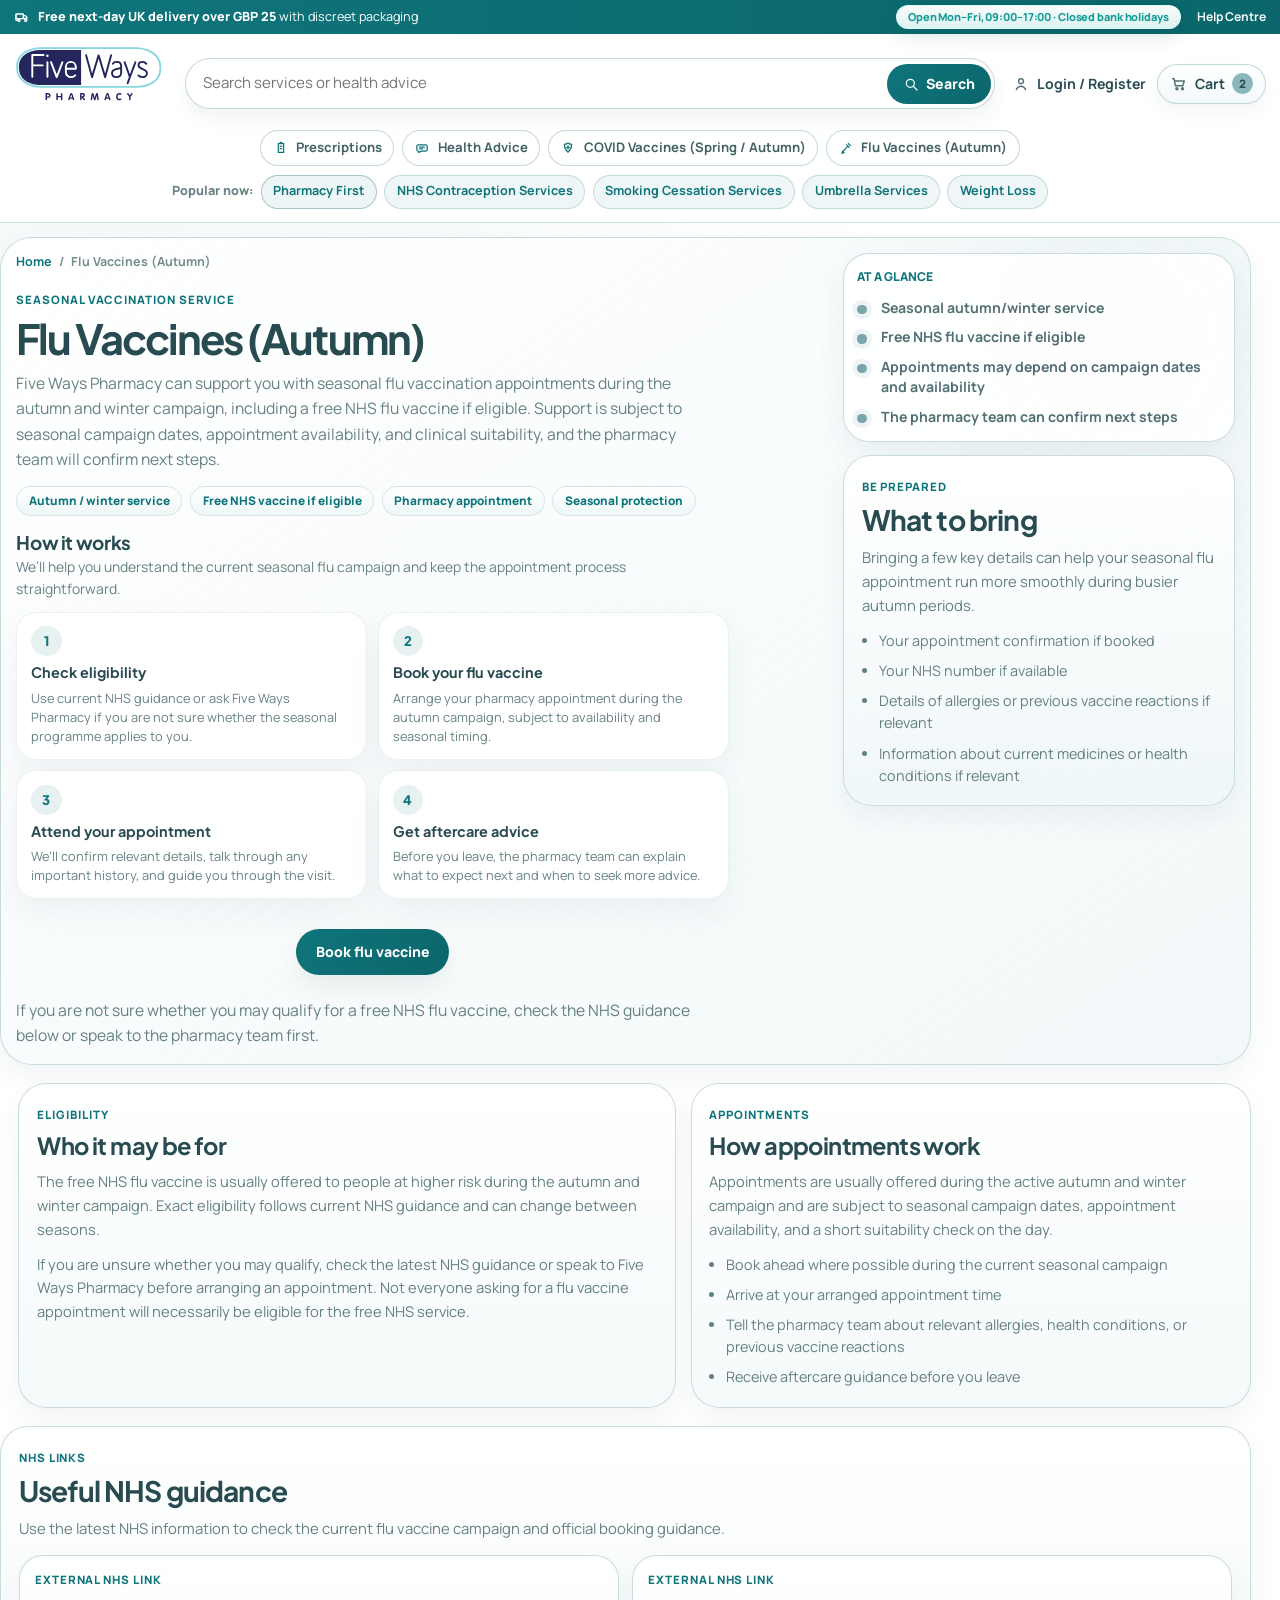
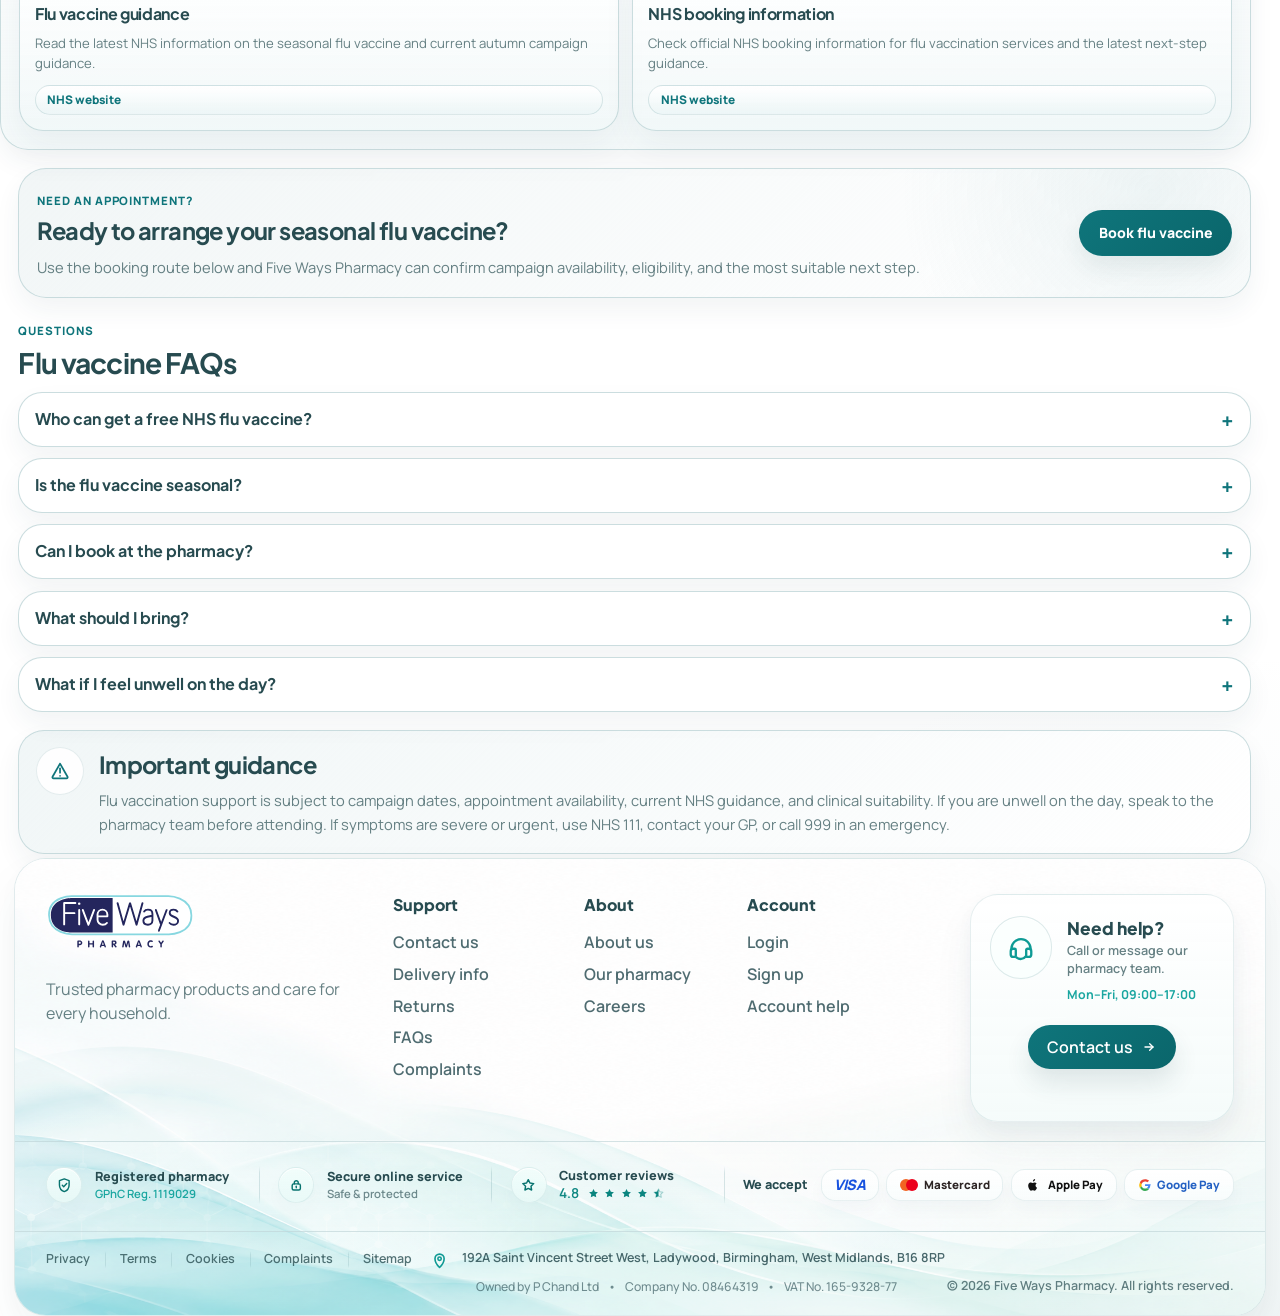
<file: flu-vaccines/index.html>
﻿<!DOCTYPE html>
<html lang="en">
<head>
  <meta charset="UTF-8" />
  <meta name="viewport" content="width=device-width, initial-scale=1.0" />
  <title>Flu Vaccines (Autumn) | Five Ways Pharmacy</title>
  <meta
    name="description"
    content="Learn about seasonal flu vaccination appointments at Five Ways Pharmacy, with eligibility guidance, appointment support, and autumn campaign next steps."
  />
  <link rel="preconnect" href="https://fonts.googleapis.com" />
  <link rel="preconnect" href="https://fonts.gstatic.com" crossorigin />
  <link
    href="https://fonts.googleapis.com/css2?family=Manrope:wght@400;500;600;700;800&family=Plus+Jakarta+Sans:wght@500;600;700;800&display=swap"
    rel="stylesheet"
  />
  <link rel="stylesheet" href="../styles.css" />
</head>
<body>
  <header class="site-header">
    <div class="top-strip">
      <div class="top-strip-inner container">
        <p class="top-strip-message">
          <svg viewBox="0 0 24 24" aria-hidden="true">
            <path d="M3 7.5h11v7H3z" />
            <path d="M14 10h3.2l2.3 2.6V14H14z" />
            <circle cx="7.5" cy="17" r="1.75" />
            <circle cx="17.5" cy="17" r="1.75" />
            <path d="M5.75 17H3V9.25" />
          </svg>
          <span><strong>Free next-day UK delivery over GBP 25</strong> with discreet packaging</span>
        </p>
        <div class="top-strip-links">
          <span class="top-strip-hours" aria-label="Opening hours">
            Open Mon&ndash;Fri, 09:00&ndash;17:00 &middot; Closed bank holidays
          </span>
          <a href="#" aria-label="Customer support">Help Centre</a>
        </div>
      </div>
    </div>

    <div class="header-shell container">
      <div class="header-main">
        <button
          class="mobile-menu-toggle"
          type="button"
          aria-label="Open menu"
          aria-expanded="false"
          aria-controls="mobile-menu-drawer"
          aria-haspopup="dialog"
        >
          <svg viewBox="0 0 24 24" aria-hidden="true">
            <path d="M4.5 7.25h15" />
            <path d="M4.5 12h15" />
            <path d="M4.5 16.75h15" />
          </svg>
        </button>

        <a class="brand" href="../index.html" aria-label="Five Ways Pharmacy home">
          <img
            class="brand-logo"
            src="../assets/brand/fiveways-logo-new.svg"
            alt="Five Ways Pharmacy"
            width="454"
            height="227"
          />
        </a>

        <form class="search-bar" role="search" aria-label="Site search">
          <label class="sr-only" for="site-search">Search services or health advice</label>
          <input
            id="site-search"
            type="search"
            placeholder="Search services or health advice"
            aria-label="Search services or health advice"
          />
          <button type="submit">
            <svg viewBox="0 0 24 24" aria-hidden="true">
              <circle cx="11" cy="11" r="6" />
              <path d="M16 16l5 5" />
            </svg>
            <span>Search</span>
          </button>
        </form>

        <nav class="header-actions" aria-label="User actions">
          <div class="header-account">
            <a class="header-action header-account__link" href="../account.html" aria-label="Login or register">
              <svg viewBox="0 0 24 24" aria-hidden="true">
                <circle cx="12" cy="8.25" r="3.25" />
                <path d="M5.75 19.5c1.35-3.05 4.05-4.6 6.25-4.6s4.9 1.55 6.25 4.6" />
              </svg>
              <span class="header-account__label">Login / Register</span>
            </a>

            <a class="header-action header-account__mobile-link" href="../account.html" aria-label="Login / Register">
              <svg viewBox="0 0 24 24" aria-hidden="true">
                <circle cx="12" cy="8.25" r="3.25" />
                <path d="M5.75 19.5c1.35-3.05 4.05-4.6 6.25-4.6s4.9 1.55 6.25 4.6" />
              </svg>
              <span class="sr-only">Login or register</span>
            </a>
          </div>

          <a href="#" class="cart-pill" aria-label="Shopping cart with 2 items">
            <svg viewBox="0 0 24 24" aria-hidden="true">
              <path d="M3.5 5h2l1.7 9.25h9.9L19 8H6.2" />
              <circle cx="9.25" cy="18.25" r="1.35" />
              <circle cx="16.7" cy="18.25" r="1.35" />
            </svg>
            <span class="cart-pill-label">Cart</span>
            <span class="cart-pill-count">2</span>
          </a>
        </nav>
      </div>

      <div class="header-browse">
        <nav class="category-nav" aria-label="Main categories">
          <div class="category-pill-dropdown category-pill-dropdown--desktop-hide">
            <a href="../pharmacy-services.html" aria-haspopup="true">
              <svg viewBox="0 0 24 24" aria-hidden="true">
                <path d="M8 5.5h8v13H8z" />
                <path d="M10 3.75h4" />
                <path d="M10 9.5h4" />
                <path d="M10 13h4" />
              </svg>
              <span>Pharmacy Services</span>
            </a>

            <div class="category-pill-dropdown-menu" aria-label="Pharmacy Services menu">
              <div class="category-pill-dropdown-section">
                <p>
                  <svg viewBox="0 0 24 24" aria-hidden="true">
                    <path d="M12 19.25c-4.1-2.4-6.75-4.85-6.75-8.2a3.8 3.8 0 0 1 3.95-3.8c1.25 0 2.2.5 2.8 1.35.6-.85 1.55-1.35 2.8-1.35a3.8 3.8 0 0 1 3.95 3.8c0 3.35-2.65 5.8-6.75 8.2Z" />
                    <path d="M12 9.6v4.1" />
                    <path d="M9.95 11.65h4.1" />
                  </svg>
                  <span>Free NHS services</span>
                </p>
                <a href="../pharmacy-first/" class="category-pill-dropdown-link">
                  <span>NHS Pharmacy First</span>
                  <span class="category-pill-free-badge">FREE</span>
                </a>
                <a href="#" class="category-pill-dropdown-link">
                  <span>Stop Smoking Clinic</span>
                  <span class="category-pill-free-badge">FREE</span>
                </a>
                <a href="#" class="category-pill-dropdown-link">
                  <span>Blood Pressure Check</span>
                  <span class="category-pill-free-badge">FREE</span>
                </a>
              </div>

              <div class="category-pill-dropdown-section">
                <p>
                  <svg viewBox="0 0 24 24" aria-hidden="true">
                    <path d="M4.75 13.5h8.2l5.3-6.25c.45-.55 1.35-.55 1.8 0 .4.5.35 1.2-.1 1.65l-4.2 4.6h3.5c.8 0 1.45.65 1.45 1.45s-.65 1.45-1.45 1.45h-3.5l4.2 4.6c.45.45.5 1.15.1 1.65-.45.55-1.35.55-1.8 0l-5.3-6.25h-8.2" />
                    <path d="M7.25 10.4l-2.5 2.1 2.5 2.1" />
                  </svg>
                  <span>Travel &amp; prevention</span>
                </p>
                <a href="#" class="category-pill-dropdown-link">Travel Vaccines</a>
                <a href="../flu-vaccines/" class="category-pill-dropdown-link">Flu Vaccine</a>
                <a href="#" class="category-pill-dropdown-link">Travel Health Advice</a>
              </div>

              <div class="category-pill-dropdown-section">
                <p>
                  <svg viewBox="0 0 24 24" aria-hidden="true">
                    <path d="M8 5.5h8v13H8z" />
                    <path d="M10 3.75h4" />
                    <path d="M10 9.5h4" />
                    <path d="M10 13h4" />
                  </svg>
                  <span>Prescriptions &amp; care</span>
                </p>
                <a href="../repeat-prescriptions/" class="category-pill-dropdown-link">Repeat Prescriptions</a>
                <a href="#" class="category-pill-dropdown-link">Private Consultations</a>
                <a href="#" class="category-pill-dropdown-link">Medicine Advice</a>
              </div>

              <div class="category-pill-dropdown-actions">
                <a href="#" class="category-pill-dropdown-link">
                  <svg viewBox="0 0 24 24" aria-hidden="true">
                    <rect x="4.75" y="4.75" width="5.5" height="5.5" rx="1.1" />
                    <rect x="13.75" y="4.75" width="5.5" height="5.5" rx="1.1" />
                    <rect x="4.75" y="13.75" width="5.5" height="5.5" rx="1.1" />
                    <rect x="13.75" y="13.75" width="5.5" height="5.5" rx="1.1" />
                  </svg>
                  <span>View all services</span>
                  <svg viewBox="0 0 24 24" aria-hidden="true">
                    <path d="M6 12h12" />
                    <path d="M13 7l5 5-5 5" />
                  </svg>
                </a>
                <a href="#" class="category-pill-dropdown-link">
                  <svg viewBox="0 0 24 24" aria-hidden="true">
                    <path d="M12 4.5 13.45 9l4.55 1.45-4.55 1.45L12 16.5l-1.45-4.6L6 10.45 10.55 9 12 4.5Z" />
                    <path d="M18.5 4.75 19 6.25l1.5.5-1.5.5-.5 1.5-.5-1.5-1.5-.5 1.5-.5.5-1.5Z" />
                  </svg>
                  <span>Five Ways Pharmacy AI Assistant</span>
                </a>
              </div>
            </div>
          </div>
          <div class="category-pill-dropdown category-pill-dropdown--compact category-pill-dropdown--prescriptions">
            <button type="button" aria-haspopup="true" aria-expanded="false">
              <svg viewBox="0 0 24 24" aria-hidden="true">
                <path d="M8 5.5h8v13H8z" />
                <path d="M10 3.75h4" />
                <path d="M10 9.5h4" />
                <path d="M10 13h4" />
              </svg>
              <span>Prescriptions</span>
            </button>

            <div class="category-pill-dropdown-menu category-pill-dropdown-menu--compact" aria-label="Prescriptions menu">
              <a href="../emergency-prescriptions/" class="category-pill-dropdown-link">Emergency supply</a>
              <a href="../repeat-prescriptions/" class="category-pill-dropdown-link">Repeat prescriptions</a>
            </div>
          </div>
          <a href="../health-advice/">
            <svg viewBox="0 0 24 24" aria-hidden="true">
              <path d="M6.5 7.25h11a2.25 2.25 0 0 1 2.25 2.25v5a2.25 2.25 0 0 1-2.25 2.25H11l-4 2v-2H6.5A2.25 2.25 0 0 1 4.25 14.5v-5A2.25 2.25 0 0 1 6.5 7.25Z" />
              <path d="M8.5 10.75h7" />
              <path d="M8.5 13.25h4.5" />
            </svg>
            <span>Health Advice</span>
          </a>
          <a href="../index.html#shop-by-category" class="service-led-hidden" hidden>
            <svg viewBox="0 0 24 24" aria-hidden="true">
              <path d="M3.5 5h2l1.7 9.25h9.9L19 8H6.2" />
              <circle cx="9.25" cy="18.25" r="1.35" />
              <circle cx="16.7" cy="18.25" r="1.35" />
            </svg>
            <span>Over-the-counter Purchases</span>
          </a>
          <a href="../covid-vaccines/">
            <svg viewBox="0 0 24 24" aria-hidden="true">
              <path d="M12 4.75c1.95 1 3.95 1.45 5.45 1.7 0 6.2-3.45 10.05-5.45 11.8-2-1.75-5.45-5.6-5.45-11.8 1.5-.25 3.5-.7 5.45-1.7Z" />
              <path d="M12 8.75v5" />
              <path d="M9.5 11.25h5" />
            </svg>
            <span>COVID Vaccines (Spring / Autumn)</span>
          </a>
          <a href="../flu-vaccines/">
            <svg viewBox="0 0 24 24" aria-hidden="true">
              <path d="M15.5 5.25 18.75 8.5" />
              <path d="M8.4 15.85 15 9.25" />
              <path d="M6.4 17.85 8.4 15.85" />
              <path d="M12.9 7.35 16.65 11.1" />
              <path d="M9.55 18.45 5.9 20.1l1.65-3.65" />
            </svg>
            <span>Flu Vaccines (Autumn)</span>
          </a>
          <a href="#" class="category-pill-popular">
            <svg viewBox="0 0 24 24" aria-hidden="true">
              <path d="M12 4.75 13.35 9l4.25 1.35-4.25 1.35L12 15.95 10.65 11.7 6.4 10.35 10.65 9 12 4.75Z" />
              <path d="M18.4 5.35 18.8 6.6l1.25.4-1.25.4-.4 1.25-.4-1.25-1.25-.4 1.25-.4.4-1.25Z" />
            </svg>
            <span>Popular now</span>
          </a>
        </nav>

        <div class="quick-nav" aria-label="Popular shortcuts">
          <p>Popular now:</p>
          <a href="../pharmacy-first/" class="quick-pill quick-pill--featured">Pharmacy First</a>
          <a href="../nhs-contraception-services/" class="quick-pill">NHS Contraception Services</a>
          <a href="../stop-smoking-clinic/" class="quick-pill">Smoking Cessation Services</a>
          <a href="../umbrella-services/" class="quick-pill">Umbrella Services</a>
          <a href="../weight-loss-support/" class="quick-pill">Weight Loss</a>
        </div>
      </div>
    </div>
  </header>

  <div class="mobile-menu-shell" aria-hidden="true">
    <button class="mobile-menu-overlay" type="button" aria-label="Close menu"></button>
    <aside
      class="mobile-menu-drawer"
      id="mobile-menu-drawer"
      role="dialog"
      aria-modal="true"
      aria-hidden="true"
      aria-labelledby="mobile-menu-title"
    >
      <div class="mobile-menu-drawer-inner">
        <div class="mobile-menu-header">
          <div class="mobile-menu-header-copy">
            <img
              class="mobile-menu-logo"
              src="../assets/brand/fiveways-logo-new.svg"
              alt="Five Ways Pharmacy"
              width="454"
              height="227"
            />
          </div>
          <button class="mobile-menu-close" type="button" aria-label="Close menu">
            <svg viewBox="0 0 24 24" aria-hidden="true">
              <path d="M6.5 6.5 17.5 17.5" />
              <path d="M17.5 6.5 6.5 17.5" />
            </svg>
          </button>
        </div>

        <div class="mobile-menu-body">
          <section class="mobile-menu-section" aria-labelledby="mobile-menu-services">
            <h2 class="mobile-menu-section-title" id="mobile-menu-services">Services</h2>
            <div class="mobile-menu-links">
              <a href="../pharmacy-first/" class="mobile-menu-link">Pharmacy First</a>
              <a href="../stop-smoking-clinic/" class="mobile-menu-link">Smoking Cessation Services</a>
              <a href="../umbrella-services/" class="mobile-menu-link">Umbrella Services</a>
              <a href="../weight-loss-support/" class="mobile-menu-link">Weight Loss</a>
              <a href="../nhs-contraception-services/" class="mobile-menu-link">NHS Contraception Services</a>
              <details class="mobile-menu-group">
                <summary class="mobile-menu-link mobile-menu-link--toggle">Prescriptions</summary>
                <div class="mobile-menu-submenu">
                  <a href="../emergency-prescriptions/" class="mobile-menu-link">Emergency supply</a>
                  <a href="../repeat-prescriptions/" class="mobile-menu-link">Repeat prescriptions</a>
                </div>
              </details>
              <a href="../health-advice/" class="mobile-menu-link">Health Advice</a>
              <a href="../index.html#shop-by-category" class="mobile-menu-link service-led-hidden" hidden>Over-the-counter Purchases</a>
              <a href="../covid-vaccines/" class="mobile-menu-link">COVID Vaccines (Spring / Autumn)</a>
              <a href="../flu-vaccines/" class="mobile-menu-link">Flu Vaccines (Autumn)</a>
            </div>
          </section>

          <section class="mobile-menu-section" aria-labelledby="mobile-menu-account">
            <h2 class="mobile-menu-section-title" id="mobile-menu-account">Account</h2>
            <div class="mobile-menu-links">
              <a href="../login.html" class="mobile-menu-link">Login</a>
              <a href="../register.html" class="mobile-menu-link">Register</a>
              <a href="#" class="mobile-menu-link">Account help</a>
            </div>
          </section>

          <section class="mobile-menu-section" aria-labelledby="mobile-menu-support">
            <h2 class="mobile-menu-section-title" id="mobile-menu-support">Support</h2>
            <div class="mobile-menu-links">
              <a href="#" class="mobile-menu-link">Delivery info</a>
              <a href="#" class="mobile-menu-link">Returns</a>
              <a href="#" class="mobile-menu-link">FAQs</a>
              <a href="#" class="mobile-menu-link">Complaints</a>
            </div>
          </section>

          <aside class="mobile-menu-help-card" aria-label="Need help">
            <p class="mobile-menu-help-kicker">Need help?</p>
            <h3>Call or message our pharmacy team.</h3>
            <a href="#footer-help-card" class="mobile-menu-help-link">
              <span>Contact us</span>
              <span aria-hidden="true">&rarr;</span>
            </a>
          </aside>
          <button class="mobile-menu-close-button" type="button" aria-label="Close menu">
            Close menu
          </button>
        </div>
      </div>
    </aside>
  </div>

  <div class="compact-header" aria-label="Compact sticky site tools">
    <div class="compact-header-inner container">
      <a class="compact-brand" href="../index.html" aria-label="Five Ways Pharmacy home">
        <img
          class="compact-brand-logo"
          src="../assets/brand/fiveways-logo-new.svg"
          alt="Five Ways Pharmacy"
          width="454"
          height="227"
        />
      </a>
      <form class="compact-search" role="search" aria-label="Compact site search">
        <label class="sr-only" for="compact-site-search">Search services or health advice</label>
        <input
          id="compact-site-search"
          type="search"
          placeholder="Search services or health advice"
          aria-label="Search services or health advice"
        />
        <button type="submit">
          <svg viewBox="0 0 24 24" aria-hidden="true">
            <circle cx="11" cy="11" r="6" />
            <path d="M16 16l5 5" />
          </svg>
          <span>Search</span>
        </button>
      </form>
      <a href="../account.html" class="compact-account" aria-label="Login / Register">
        <svg viewBox="0 0 24 24" aria-hidden="true">
          <circle cx="12" cy="8.25" r="3.25" />
          <path d="M5.75 19.5c1.35-3.05 4.05-4.6 6.25-4.6s4.9 1.55 6.25 4.6" />
        </svg>
        <span class="compact-account-label">Login / Register</span>
      </a>
      <a href="#" class="compact-cart" aria-label="Shopping cart with 2 items">
        <svg viewBox="0 0 24 24" aria-hidden="true">
          <path d="M3.5 5h2l1.7 9.25h9.9L19 8H6.2" />
          <circle cx="9.25" cy="18.25" r="1.35" />
          <circle cx="16.7" cy="18.25" r="1.35" />
        </svg>
        <span class="compact-cart-label">Cart</span>
        <span class="compact-cart-count">2</span>
      </a>
    </div>
  </div>
  <div class="compact-header-sentinel" aria-hidden="true"></div>

  <main class="service-detail-page service-detail-page--flu-vaccines">
    <section class="service-detail-hero container">
      <div class="service-detail-hero-shell">
        <div class="service-detail-hero-copy">
          <nav class="service-detail-breadcrumb" aria-label="Breadcrumb">
            <a href="../index.html">Home</a>
            <span aria-hidden="true">/</span>
            <span aria-current="page">Flu Vaccines (Autumn)</span>
          </nav>
          <span class="section-kicker">Seasonal vaccination service</span>
          <h1>Flu Vaccines (Autumn)</h1>
          <p>
            Five Ways Pharmacy can support you with seasonal flu vaccination appointments during the autumn and winter
            campaign, including a free NHS flu vaccine if eligible. Support is subject to seasonal campaign dates,
            appointment availability, and clinical suitability, and the pharmacy team will confirm next steps.
          </p>
          <div class="service-detail-pill-row" aria-label="Flu vaccine highlights">
            <span>Autumn / winter service</span>
            <span>Free NHS vaccine if eligible</span>
            <span>Pharmacy appointment</span>
            <span>Seasonal protection</span>
          </div>
          <div class="service-detail-hero-process" aria-labelledby="flu-vaccines-how-it-works">
            <div class="service-detail-hero-process__intro">
              <h2 id="flu-vaccines-how-it-works">How it works</h2>
              <p>We&rsquo;ll help you understand the current seasonal flu campaign and keep the appointment process straightforward.</p>
            </div>
            <div class="service-detail-hero-steps">
              <article class="service-detail-step-card service-detail-step-card--hero">
                <span class="service-detail-step-number">1</span>
                <h3>Check eligibility</h3>
                <p>Use current NHS guidance or ask Five Ways Pharmacy if you are not sure whether the seasonal programme applies to you.</p>
              </article>
              <article class="service-detail-step-card service-detail-step-card--hero">
                <span class="service-detail-step-number">2</span>
                <h3>Book your flu vaccine</h3>
                <p>Arrange your pharmacy appointment during the autumn campaign, subject to availability and seasonal timing.</p>
              </article>
              <article class="service-detail-step-card service-detail-step-card--hero">
                <span class="service-detail-step-number">3</span>
                <h3>Attend your appointment</h3>
                <p>We&rsquo;ll confirm relevant details, talk through any important history, and guide you through the visit.</p>
              </article>
              <article class="service-detail-step-card service-detail-step-card--hero">
                <span class="service-detail-step-number">4</span>
                <h3>Get aftercare advice</h3>
                <p>Before you leave, the pharmacy team can explain what to expect next and when to seek more advice.</p>
              </article>
            </div>
            <div class="service-detail-action-row service-detail-action-row--hero-process">
              <a href="#footer-help-card" class="service-detail-button service-detail-button--primary">Book flu vaccine</a>
            </div>
            <p class="service-detail-action-note">
              If you are not sure whether you may qualify for a free NHS flu vaccine, check the NHS guidance below or speak to the pharmacy team first.
            </p>
          </div>
        </div>

        <div class="service-detail-hero-rail">
          <aside class="service-detail-hero-card" aria-label="Flu vaccine overview">
            <div class="service-detail-hero-card__body">
              <p class="service-detail-hero-card__eyebrow">At a glance</p>
              <ul class="service-detail-checklist">
                <li>Seasonal autumn/winter service</li>
                <li>Free NHS flu vaccine if eligible</li>
                <li>Appointments may depend on campaign dates and availability</li>
                <li>The pharmacy team can confirm next steps</li>
              </ul>
            </div>
          </aside>

          <div class="service-detail-panel">
            <div class="service-detail-section-head service-detail-section-head--compact">
              <span class="section-kicker">Be prepared</span>
              <h2>What to bring</h2>
              <p>
                Bringing a few key details can help your seasonal flu appointment run more smoothly during busier autumn periods.
              </p>
            </div>
            <ul class="service-detail-bullet-list">
              <li>Your appointment confirmation if booked</li>
              <li>Your NHS number if available</li>
              <li>Details of allergies or previous vaccine reactions if relevant</li>
              <li>Information about current medicines or health conditions if relevant</li>
            </ul>
          </div>
        </div>
      </div>
    </section>

    <section class="service-detail-section container">
      <div class="service-detail-info-grid">
        <article class="service-detail-info-card">
          <span class="section-kicker">Eligibility</span>
          <h2>Who it may be for</h2>
          <p>
            The free NHS flu vaccine is usually offered to people at higher risk during the autumn and winter campaign.
            Exact eligibility follows current NHS guidance and can change between seasons.
          </p>
          <p>
            If you are unsure whether you may qualify, check the latest NHS guidance or speak to Five Ways Pharmacy before
            arranging an appointment. Not everyone asking for a flu vaccine appointment will necessarily be eligible for the
            free NHS service.
          </p>
        </article>

        <article class="service-detail-info-card">
          <span class="section-kicker">Appointments</span>
          <h2>How appointments work</h2>
          <p>
            Appointments are usually offered during the active autumn and winter campaign and are subject to seasonal
            campaign dates, appointment availability, and a short suitability check on the day.
          </p>
          <ul class="service-detail-bullet-list">
            <li>Book ahead where possible during the current seasonal campaign</li>
            <li>Arrive at your arranged appointment time</li>
            <li>Tell the pharmacy team about relevant allergies, health conditions, or previous vaccine reactions</li>
            <li>Receive aftercare guidance before you leave</li>
          </ul>
        </article>
      </div>
    </section>

    <section class="service-detail-section container">
      <div class="service-detail-panel">
        <div class="service-detail-section-head service-detail-section-head--compact">
          <span class="section-kicker">NHS links</span>
          <h2>Useful NHS guidance</h2>
          <p>
            Use the latest NHS information to check the current flu vaccine campaign and official booking guidance.
          </p>
        </div>
        <div class="service-detail-guidance-grid">
          <a class="service-detail-condition-card" href="https://www.nhs.uk/vaccinations/flu-vaccine/" aria-label="Open NHS flu vaccine guidance">
            <span class="section-kicker">External NHS link</span>
            <h3>Flu vaccine guidance</h3>
            <p>Read the latest NHS information on the seasonal flu vaccine and current autumn campaign guidance.</p>
            <span class="service-detail-condition-pill">NHS website</span>
          </a>

          <a class="service-detail-condition-card" href="https://www.nhs.uk/nhs-services/vaccination-and-booking-services/book-flu-vaccination/" aria-label="Open NHS flu vaccination booking guidance">
            <span class="section-kicker">External NHS link</span>
            <h3>NHS booking information</h3>
            <p>Check official NHS booking information for flu vaccination services and the latest next-step guidance.</p>
            <span class="service-detail-condition-pill">NHS website</span>
          </a>
        </div>
      </div>
    </section>

    <section class="service-detail-section container" id="flu-vaccines-start">
      <div class="service-detail-cta-panel">
        <div class="service-detail-cta-copy">
          <span class="section-kicker">Need an appointment?</span>
          <h2>Ready to arrange your seasonal flu vaccine?</h2>
          <p>
            Use the booking route below and Five Ways Pharmacy can confirm campaign availability, eligibility, and the most suitable next step.
          </p>
        </div>
        <div class="service-detail-action-row service-detail-action-row--cta">
          <a href="#footer-help-card" class="service-detail-button service-detail-button--primary">Book flu vaccine</a>
        </div>
      </div>
    </section>

    <section class="service-detail-section container">
      <div class="service-detail-section-head">
        <span class="section-kicker">Questions</span>
        <h2>Flu vaccine FAQs</h2>
      </div>
      <div class="service-detail-faq-list">
        <details class="service-detail-faq-item">
          <summary>Who can get a free NHS flu vaccine?</summary>
          <p>
            The free NHS flu vaccine is usually offered to people at higher risk during the seasonal campaign. Eligibility
            follows current NHS guidance, so it is worth checking the latest information each year.
          </p>
        </details>
        <details class="service-detail-faq-item">
          <summary>Is the flu vaccine seasonal?</summary>
          <p>
            Yes. Flu vaccination is generally offered as an autumn and winter service rather than as a year-round campaign.
            Dates and availability can vary from season to season.
          </p>
        </details>
        <details class="service-detail-faq-item">
          <summary>Can I book at the pharmacy?</summary>
          <p>
            Yes, a pharmacy appointment may be available during the active campaign. Five Ways Pharmacy can confirm the
            current booking route and the next suitable step.
          </p>
        </details>
        <details class="service-detail-faq-item">
          <summary>What should I bring?</summary>
          <p>
            Bring any booking confirmation, your NHS number if you have it, and relevant information about allergies,
            previous vaccine reactions, current medicines, or important health conditions.
          </p>
        </details>
        <details class="service-detail-faq-item">
          <summary>What if I feel unwell on the day?</summary>
          <p>
            If you are unwell on the day, speak to the pharmacy team before attending. Depending on your symptoms, it may be
            safer to rearrange the appointment and follow NHS guidance.
          </p>
        </details>
      </div>
    </section>

    <section class="service-detail-section container">
      <div class="service-detail-alert">
        <span class="service-detail-alert__icon" aria-hidden="true">
          <svg viewBox="0 0 24 24">
            <path d="M12 3.9 3.85 18.2A1.2 1.2 0 0 0 4.9 20h14.2a1.2 1.2 0 0 0 1.05-1.8Z" />
            <path d="M12 9v4.75" />
            <circle cx="12" cy="17.3" r="0.9" fill="currentColor" stroke="none" />
          </svg>
        </span>
        <div class="service-detail-alert__copy">
          <h2>Important guidance</h2>
          <p>
            Flu vaccination support is subject to campaign dates, appointment availability, current NHS guidance, and
            clinical suitability. If you are unwell on the day, speak to the pharmacy team before attending. If symptoms
            are severe or urgent, use NHS 111, contact your GP, or call 999 in an emergency.
          </p>
        </div>
      </div>
    </section>
  </main>

  <footer class="site-footer">
    <div class="container">
      <div class="footer-shell">
        <div class="footer-top">
          <div class="footer-brand-block">
            <a class="brand footer-brand" href="../index.html" aria-label="Five Ways Pharmacy home">
              <img
                class="brand-logo"
                src="../assets/brand/fiveways-logo-new.svg"
                alt="Five Ways Pharmacy"
                width="454"
                height="227"
              />
            </a>
            <p>Trusted pharmacy products and care for every household.</p>
          </div>
          <div class="footer-nav-shell">
            <div class="footer-nav">
              <details class="footer-nav-column footer-nav-column--shop footer-nav-accordion service-led-hidden" open hidden>
                <summary class="footer-nav-toggle">
                  <span>Shop</span>
                  <svg viewBox="0 0 24 24" aria-hidden="true">
                    <path d="M7 10.5 12 15l5-4.5" />
                  </svg>
                </summary>
                <div class="footer-nav-links">
                  <a href="#">All products</a>
                  <a href="#">Best sellers</a>
                  <a href="#">Offers</a>
                  <a href="#">Pharmacy services</a>
                  <a href="#">Prescriptions</a>
                </div>
              </details>
              <details class="footer-nav-column footer-nav-accordion" open>
                <summary class="footer-nav-toggle">
                  <span>Support</span>
                  <svg viewBox="0 0 24 24" aria-hidden="true">
                    <path d="M7 10.5 12 15l5-4.5" />
                  </svg>
                </summary>
                <div class="footer-nav-links">
                  <a href="#">Contact us</a>
                  <a href="#">Delivery info</a>
                  <a href="#">Returns</a>
                  <a href="#">FAQs</a>
                  <a href="#">Complaints</a>
                </div>
              </details>
              <details class="footer-nav-column footer-nav-accordion" open>
                <summary class="footer-nav-toggle">
                  <span>About</span>
                  <svg viewBox="0 0 24 24" aria-hidden="true">
                    <path d="M7 10.5 12 15l5-4.5" />
                  </svg>
                </summary>
                <div class="footer-nav-links">
                  <a href="#">About us</a>
                  <a href="#">Our pharmacy</a>
                  <a href="#" class="footer-link--desktop-hide">Blog</a>
                  <a href="#">Careers</a>
                </div>
              </details>
              <details class="footer-nav-column footer-nav-accordion" open>
                <summary class="footer-nav-toggle">
                  <span>Account</span>
                  <svg viewBox="0 0 24 24" aria-hidden="true">
                    <path d="M7 10.5 12 15l5-4.5" />
                  </svg>
                </summary>
                <div class="footer-nav-links">
                  <a href="#">Login</a>
                  <a href="#">Sign up</a>
                  <a href="#">Account help</a>
                </div>
              </details>
            </div>
          </div>
          <aside class="footer-help-card" id="footer-help-card">
            <div class="footer-help-head">
              <span class="footer-help-icon" aria-hidden="true">
                <svg viewBox="0 0 24 24">
                  <path d="M4.8 12.6a7.2 7.2 0 0 1 14.4 0" />
                  <path d="M6.3 12.55h-.1a1.9 1.9 0 0 0-1.9 1.9v2.35a1.9 1.9 0 0 0 1.9 1.9h.95a.95.95 0 0 0 .95-.95v-4.24a.95.95 0 0 0-.95-.95Z" />
                  <path d="M17.7 12.55h.1a1.9 1.9 0 0 1 1.9 1.9v2.35a1.9 1.9 0 0 1-1.9 1.9h-.95a.95.95 0 0 1-.95-.95v-4.24a.95.95 0 0 1 .95-.95Z" />
                  <path d="M8.55 19.05a4.7 4.7 0 0 0 6.9-.7" />
                </svg>
              </span>
              <div class="footer-help-copy">
                <h4>Need help?</h4>
                <p class="footer-help-support">Call or message our pharmacy team.</p>
                <p class="footer-help-hours">Mon&ndash;Fri, 09:00&ndash;17:00</p>
              </div>
            </div>
            <a class="footer-help-cta" href="#footer-help-card">
              <span>Contact us</span>
              <svg viewBox="0 0 24 24" aria-hidden="true">
                <path d="M6 12h12" />
                <path d="M13 7l5 5-5 5" />
              </svg>
            </a>
          </aside>
        </div>
        <div class="footer-middle-strip">
          <article class="footer-strip-feature">
            <span class="footer-strip-icon" aria-hidden="true">
              <svg viewBox="0 0 24 24">
                <path d="M12 3.75 18.25 6v5.55c0 4.32-2.75 7.35-6.25 8.7-3.5-1.35-6.25-4.38-6.25-8.7V6Z" />
                <path d="m9.45 12 1.8 1.8 3.9-4.05" />
              </svg>
            </span>
            <div class="footer-strip-copy footer-strip-copy--registered">
              <strong>Registered pharmacy</strong>
              <small>GPhC Reg. 1119029</small>
            </div>
          </article>
          <article class="footer-strip-feature">
            <span class="footer-strip-icon" aria-hidden="true">
              <svg viewBox="0 0 24 24">
                <rect x="6.7" y="10.2" width="10.6" height="7.9" rx="2" />
                <path d="M9.45 10.2V8.65a2.55 2.55 0 1 1 5.1 0v1.55" />
                <path d="M12 13.3v1.8" />
              </svg>
            </span>
            <div class="footer-strip-copy">
              <strong>Secure online service</strong>
              <small>Safe &amp; protected</small>
            </div>
          </article>
          <article class="footer-strip-feature">
            <span class="footer-strip-icon" aria-hidden="true">
              <svg viewBox="0 0 24 24">
                <path d="m12 4.7 2.15 4.43 4.9.72-3.53 3.45.83 4.8L12 16l-4.35 2.1.83-4.8-3.53-3.45 4.9-.72Z" />
              </svg>
            </span>
            <div class="footer-strip-copy">
              <strong>Customer reviews</strong>
              <small class="footer-review-line">
                <span class="footer-review-value">4.8</span>
                <span class="footer-review-stars" aria-hidden="true">
                  <svg class="footer-review-star footer-review-star--full" viewBox="0 0 24 24">
                    <path class="footer-review-star-fill" d="m12 4.7 2.15 4.43 4.9.72-3.53 3.45.83 4.8L12 16l-4.35 2.1.83-4.8-3.53-3.45 4.9-.72Z" />
                  </svg>
                  <svg class="footer-review-star footer-review-star--full" viewBox="0 0 24 24">
                    <path class="footer-review-star-fill" d="m12 4.7 2.15 4.43 4.9.72-3.53 3.45.83 4.8L12 16l-4.35 2.1.83-4.8-3.53-3.45 4.9-.72Z" />
                  </svg>
                  <svg class="footer-review-star footer-review-star--full" viewBox="0 0 24 24">
                    <path class="footer-review-star-fill" d="m12 4.7 2.15 4.43 4.9.72-3.53 3.45.83 4.8L12 16l-4.35 2.1.83-4.8-3.53-3.45 4.9-.72Z" />
                  </svg>
                  <svg class="footer-review-star footer-review-star--full" viewBox="0 0 24 24">
                    <path class="footer-review-star-fill" d="m12 4.7 2.15 4.43 4.9.72-3.53 3.45.83 4.8L12 16l-4.35 2.1.83-4.8-3.53-3.45 4.9-.72Z" />
                  </svg>
                  <svg class="footer-review-star footer-review-star--half" viewBox="0 0 24 24">
                    <defs>
                      <clipPath id="footer-review-half-clip">
                        <rect x="0" y="0" width="12" height="24" />
                      </clipPath>
                    </defs>
                    <path class="footer-review-star-outline" d="m12 4.7 2.15 4.43 4.9.72-3.53 3.45.83 4.8L12 16l-4.35 2.1.83-4.8-3.53-3.45 4.9-.72Z" />
                    <path class="footer-review-star-half-fill" clip-path="url(#footer-review-half-clip)" d="m12 4.7 2.15 4.43 4.9.72-3.53 3.45.83 4.8L12 16l-4.35 2.1.83-4.8-3.53-3.45 4.9-.72Z" />
                  </svg>
                </span>
              </small>
            </div>
          </article>
          <div class="footer-strip-feature footer-strip-feature--payments">
            <strong class="footer-strip-pay-label">We accept</strong>
            <div class="footer-payment-badges" aria-label="Accepted payment methods">
              <span class="footer-payment-badge footer-payment-badge--visa">
                <span class="footer-payment-logo footer-payment-logo--visa" aria-hidden="true">VISA</span>
              </span>
              <span class="footer-payment-badge footer-payment-badge--mastercard">
                <span class="footer-payment-mark footer-payment-mark--mc" aria-hidden="true"></span>
                <span>Mastercard</span>
              </span>
              <span class="footer-payment-badge footer-payment-badge--apple">
                <svg class="footer-payment-logo footer-payment-logo--apple" viewBox="0 0 24 24" aria-hidden="true">
                  <path d="M15.18 12.55c.02 2.2 1.93 2.93 1.95 2.94-.02.05-.31 1.04-.99 2.05-.59.88-1.21 1.76-2.19 1.78-.95.02-1.26-.56-2.35-.56-1.09 0-1.44.54-2.33.58-.94.04-1.66-.95-2.26-1.82-1.23-1.79-2.17-5.05-.91-7.22.63-1.08 1.75-1.76 2.97-1.78.92-.02 1.8.62 2.35.62.55 0 1.58-.77 2.66-.65.45.02 1.71.18 2.52 1.36-.07.04-1.49.87-1.47 2.7ZM13.87 6.1c.5-.6.85-1.42.76-2.24-.72.03-1.59.48-2.11 1.08-.46.54-.87 1.38-.76 2.19.79.06 1.6-.4 2.11-1.03Z" />
                </svg>
                <span>Apple Pay</span>
              </span>
              <span class="footer-payment-badge footer-payment-badge--google">
                <svg class="footer-payment-logo footer-payment-logo--google" viewBox="0 0 24 24" aria-hidden="true">
                  <path fill="#4285F4" d="M21.6 12.23c0-.67-.06-1.17-.18-1.7H12v3.21h5.53c-.11.8-.7 2-2.01 2.81l-.02.11 2.61 2.02.18.02c1.69-1.56 2.66-3.85 2.66-6.47Z" />
                  <path fill="#34A853" d="M12 22c2.7 0 4.96-.9 6.62-2.45l-3.15-2.44c-.84.58-1.96.98-3.47.98-2.64 0-4.88-1.74-5.68-4.15l-.1.01-2.71 2.1-.03.1A10 10 0 0 0 12 22Z" />
                  <path fill="#FBBC05" d="M6.32 13.94A5.99 5.99 0 0 1 6 12c0-.67.12-1.31.31-1.94l-.01-.13-2.75-2.14-.09.04A10 10 0 0 0 2 12c0 1.59.38 3.09 1.06 4.42l3.26-2.48Z" />
                  <path fill="#EA4335" d="M12 5.91c1.92 0 3.21.83 3.95 1.52l2.88-2.81C16.96 2.88 14.7 2 12 2a10 10 0 0 0-8.94 5.58l3.18 2.47c.81-2.41 3.05-4.14 5.76-4.14Z" />
                </svg>
                <span>Google Pay</span>
              </span>
            </div>
          </div>
        </div>
        <div class="footer-bottom">
          <div class="footer-bottom-main">
            <div class="footer-legal-links">
              <a href="#">Privacy</a>
              <a href="#">Terms</a>
              <a href="#">Cookies</a>
              <a href="#">Complaints</a>
              <a href="#">Sitemap</a>
            </div>
            <div class="footer-address">
              <span class="footer-address-icon" aria-hidden="true">
                <svg viewBox="0 0 24 24">
                  <path d="M12 21s-5.2-5.07-5.2-10a5.2 5.2 0 1 1 10.4 0c0 4.93-5.2 10-5.2 10Z" />
                  <circle cx="12" cy="11" r="1.9" />
                </svg>
              </span>
              <p>192A Saint Vincent Street West, Ladywood, Birmingham, West Midlands, B16 8RP</p>
            </div>
            <div class="footer-copyright">
              <p>&copy; 2026 Five Ways Pharmacy. All rights reserved.</p>
            </div>
          </div>
          <p class="footer-company-details">
            Owned by P Chand Ltd <span>&bull;</span> Company No. 08464319 <span>&bull;</span> VAT No. 165-9328-77
          </p>
        </div>
      </div>
    </div>
  </footer>

  <script>
    (() => {
      const sentinel = document.querySelector(".compact-header-sentinel");
      if (!sentinel) return;

      const stickyOffset = 10;
      let stickyThreshold = 0;
      let scrollFrame = null;
      let measureFrame = null;

      const toggleStickyHeader = (active) => {
        document.body.classList.toggle("compact-header-active", active);
      };

      const measureStickyThreshold = () => {
        stickyThreshold = Math.max(0, Math.round(sentinel.getBoundingClientRect().top + window.scrollY - stickyOffset));
      };

      const syncStickyHeader = () => {
        toggleStickyHeader(window.scrollY >= stickyThreshold);
      };

      const requestStickySync = () => {
        if (scrollFrame !== null) return;

        scrollFrame = window.requestAnimationFrame(() => {
          scrollFrame = null;
          syncStickyHeader();
        });
      };

      const requestStickyMeasure = () => {
        if (measureFrame !== null) return;

        measureFrame = window.requestAnimationFrame(() => {
          measureFrame = null;
          measureStickyThreshold();
          syncStickyHeader();
        });
      };

      measureStickyThreshold();
      syncStickyHeader();

      window.addEventListener("scroll", requestStickySync, { passive: true });
      window.addEventListener("resize", requestStickyMeasure);
      window.addEventListener("orientationchange", requestStickyMeasure);
      window.addEventListener("load", requestStickyMeasure, { once: true });
    })();

    (() => {
      const footerAccordions = Array.from(document.querySelectorAll(".footer-nav-accordion"));
      const footerAccordionViewport = window.matchMedia("(max-width: 980px)");
      let accordionMode = null;

      if (!footerAccordions.length) return;

      const syncFooterAccordions = () => {
        const nextMode = footerAccordionViewport.matches ? "mobile" : "desktop";
        if (nextMode === accordionMode) return;

        accordionMode = nextMode;

        footerAccordions.forEach((accordion) => {
          if (nextMode === "desktop") {
            accordion.setAttribute("open", "");
            return;
          }

          accordion.removeAttribute("open");
        });
      };

      syncFooterAccordions();

      if (typeof footerAccordionViewport.addEventListener === "function") {
        footerAccordionViewport.addEventListener("change", syncFooterAccordions);
      } else if (typeof footerAccordionViewport.addListener === "function") {
        footerAccordionViewport.addListener(syncFooterAccordions);
      }
    })();

    (() => {
      const menuToggle = document.querySelector(".mobile-menu-toggle");
      const menuShell = document.querySelector(".mobile-menu-shell");
      const menuDrawer = document.querySelector(".mobile-menu-drawer");
      const menuOverlay = document.querySelector(".mobile-menu-overlay");
      const menuClose = document.querySelector(".mobile-menu-close");
      const menuCloseButton = document.querySelector(".mobile-menu-close-button");
      const menuGroups = menuShell.querySelectorAll(".mobile-menu-group");

      if (!menuToggle || !menuShell || !menuDrawer || !menuOverlay || !menuClose) return;

      const mobileViewport = window.matchMedia("(max-width: 768px)");
      let lastFocusedElement = null;

      const closeMenu = ({ restoreFocus = true } = {}) => {
        document.body.classList.remove("mobile-menu-open");
        menuShell.setAttribute("aria-hidden", "true");
        menuDrawer.setAttribute("aria-hidden", "true");
        menuToggle.setAttribute("aria-expanded", "false");
        menuGroups.forEach((group) => {
          if (group instanceof HTMLDetailsElement) {
            group.open = false;
          }
        });

        if (restoreFocus && lastFocusedElement instanceof HTMLElement) {
          lastFocusedElement.focus();
        }

        lastFocusedElement = null;
      };

      const openMenu = () => {
        if (!mobileViewport.matches) return;

        lastFocusedElement = document.activeElement instanceof HTMLElement ? document.activeElement : null;

        document.body.classList.add("mobile-menu-open");
        menuShell.setAttribute("aria-hidden", "false");
        menuDrawer.setAttribute("aria-hidden", "false");
        menuToggle.setAttribute("aria-expanded", "true");

        requestAnimationFrame(() => {
          menuClose.focus();
        });
      };

      const toggleMenu = () => {
        if (document.body.classList.contains("mobile-menu-open")) {
          closeMenu();
          return;
        }

        openMenu();
      };

      menuToggle.addEventListener("click", toggleMenu);
      menuClose.addEventListener("click", () => closeMenu());
      menuCloseButton?.addEventListener("click", () => closeMenu());
      menuOverlay.addEventListener("click", () => closeMenu({ restoreFocus: false }));

      menuShell.querySelectorAll("a").forEach((link) => {
        link.addEventListener("click", () => closeMenu({ restoreFocus: false }));
      });

      document.addEventListener("keydown", (event) => {
        if (event.key === "Escape" && document.body.classList.contains("mobile-menu-open")) {
          closeMenu();
        }
      });

      const syncMenuToViewport = () => {
        if (mobileViewport.matches) return;
        closeMenu({ restoreFocus: false });
      };

      if (typeof mobileViewport.addEventListener === "function") {
        mobileViewport.addEventListener("change", syncMenuToViewport);
      } else if (typeof mobileViewport.addListener === "function") {
        mobileViewport.addListener(syncMenuToViewport);
      }
    })();
  </script>
</body>
</html>
</file>
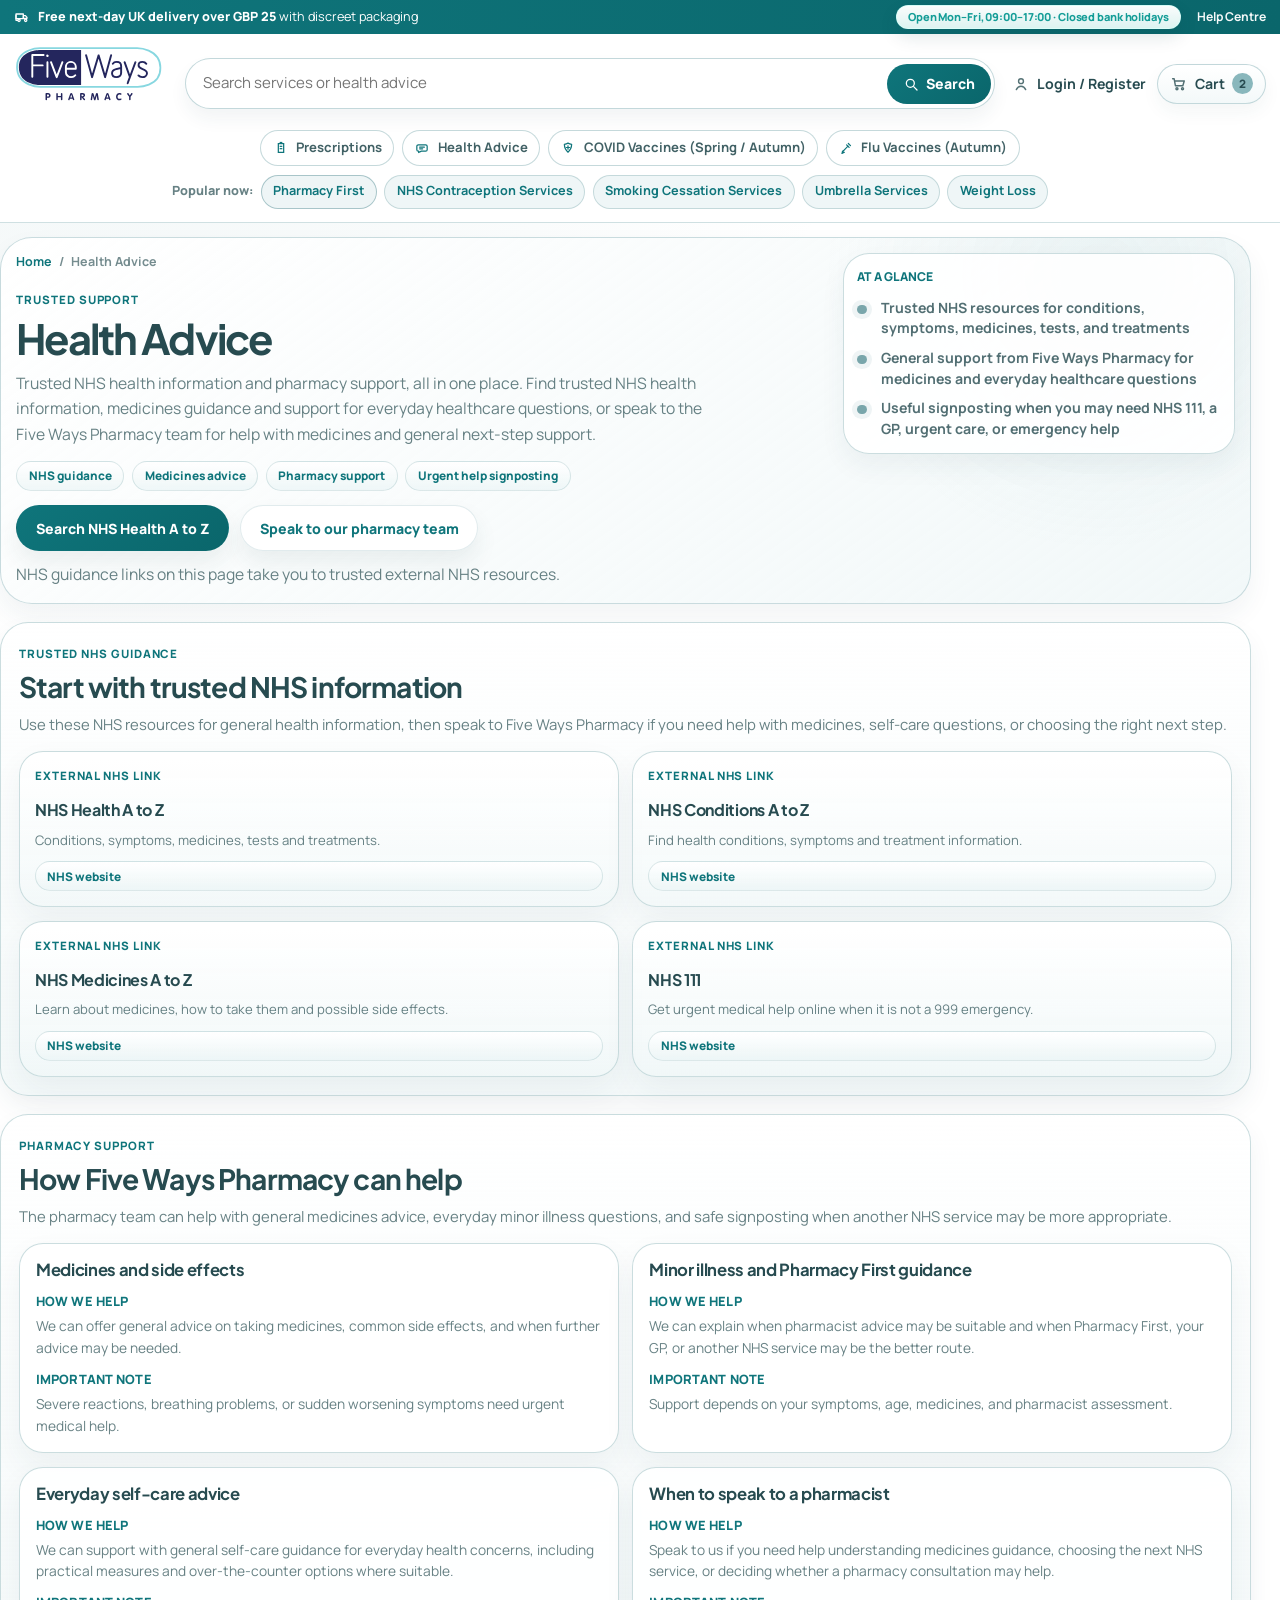
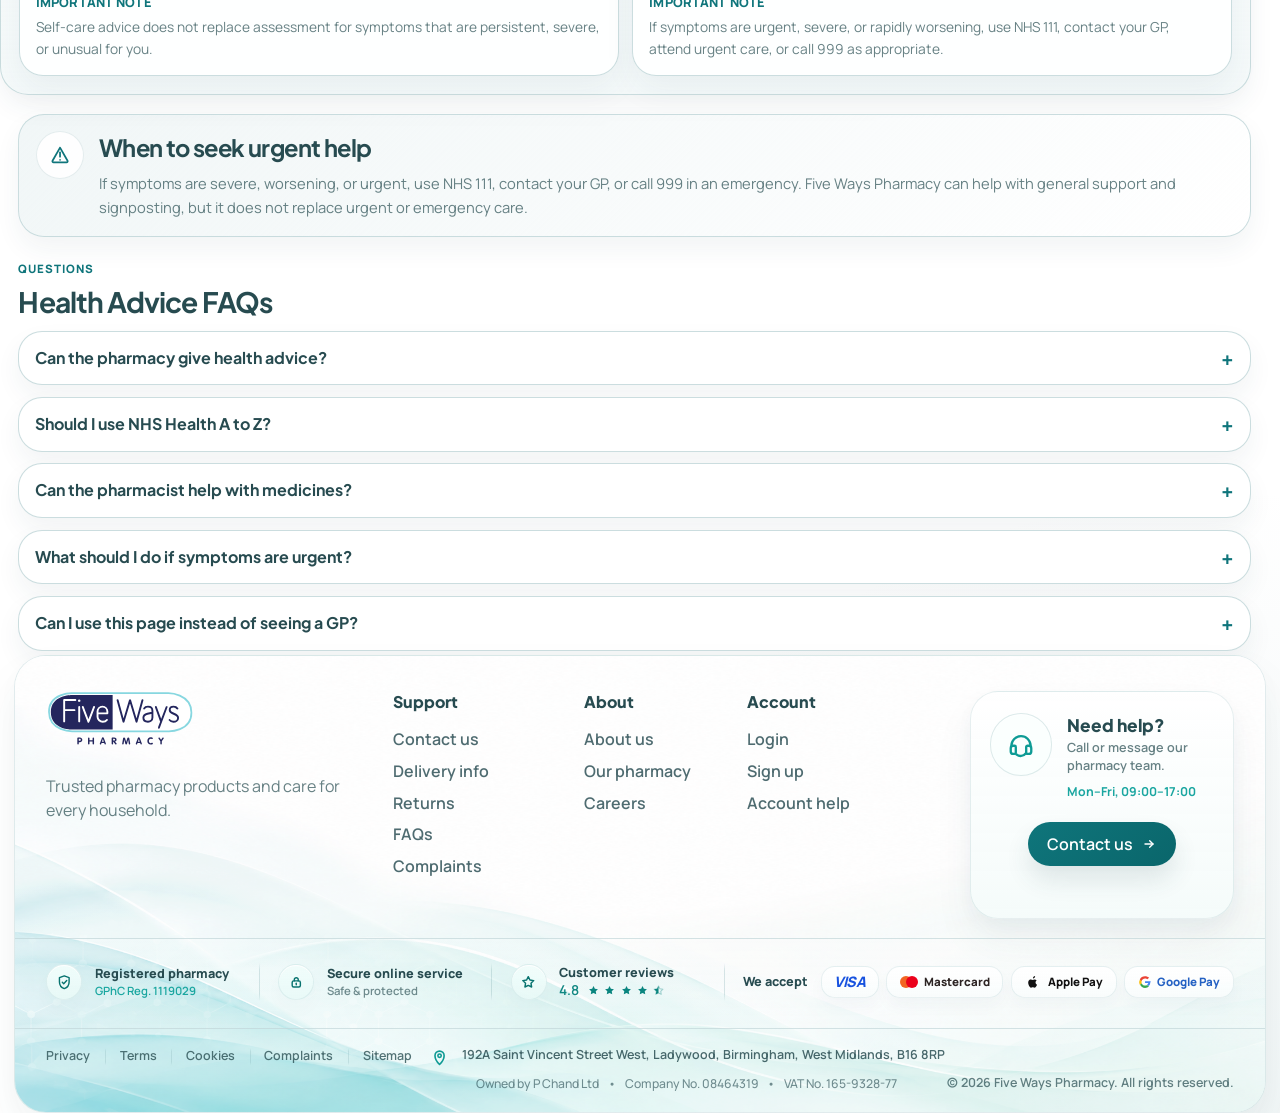
<file: health-advice/index.html>
﻿<!DOCTYPE html>
<html lang="en">
<head>
  <meta charset="UTF-8" />
  <meta name="viewport" content="width=device-width, initial-scale=1.0" />
  <title>Health Advice | Five Ways Pharmacy</title>
  <meta
    name="description"
    content="Find trusted NHS health information and general pharmacy support from Five Ways Pharmacy for medicines, minor illness guidance, and everyday healthcare questions."
  />
  <link rel="preconnect" href="https://fonts.googleapis.com" />
  <link rel="preconnect" href="https://fonts.gstatic.com" crossorigin />
  <link
    href="https://fonts.googleapis.com/css2?family=Manrope:wght@400;500;600;700;800&family=Plus+Jakarta+Sans:wght@500;600;700;800&display=swap"
    rel="stylesheet"
  />
  <link rel="stylesheet" href="../styles.css" />
  <style>
    @media (max-width: 720px) {
      .service-detail-page--health-advice .service-detail-section--mobile-offset .service-detail-alert,
      .service-detail-page--health-advice .service-detail-section--mobile-offset .service-detail-section-head,
      .service-detail-page--health-advice .service-detail-section--mobile-offset .service-detail-faq-list {
        margin-inline-start: 0.42rem;
      }
    }

    @media (max-width: 480px) {
      .service-detail-page--health-advice .service-detail-section--mobile-offset .service-detail-alert,
      .service-detail-page--health-advice .service-detail-section--mobile-offset .service-detail-section-head,
      .service-detail-page--health-advice .service-detail-section--mobile-offset .service-detail-faq-list {
        margin-inline-start: 0.34rem;
      }
    }
  </style>
</head>
<body>
  <header class="site-header">
    <div class="top-strip">
      <div class="top-strip-inner container">
        <p class="top-strip-message">
          <svg viewBox="0 0 24 24" aria-hidden="true">
            <path d="M3 7.5h11v7H3z" />
            <path d="M14 10h3.2l2.3 2.6V14H14z" />
            <circle cx="7.5" cy="17" r="1.75" />
            <circle cx="17.5" cy="17" r="1.75" />
            <path d="M5.75 17H3V9.25" />
          </svg>
          <span><strong>Free next-day UK delivery over GBP 25</strong> with discreet packaging</span>
        </p>
        <div class="top-strip-links">
          <span class="top-strip-hours" aria-label="Opening hours">
            Open Mon&ndash;Fri, 09:00&ndash;17:00 &middot; Closed bank holidays
          </span>
          <a href="#" aria-label="Customer support">Help Centre</a>
        </div>
      </div>
    </div>

    <div class="header-shell container">
      <div class="header-main">
        <button
          class="mobile-menu-toggle"
          type="button"
          aria-label="Open menu"
          aria-expanded="false"
          aria-controls="mobile-menu-drawer"
          aria-haspopup="dialog"
        >
          <svg viewBox="0 0 24 24" aria-hidden="true">
            <path d="M4.5 7.25h15" />
            <path d="M4.5 12h15" />
            <path d="M4.5 16.75h15" />
          </svg>
        </button>

        <a class="brand" href="../index.html" aria-label="Five Ways Pharmacy home">
          <img
            class="brand-logo"
            src="../assets/brand/fiveways-logo-new.svg"
            alt="Five Ways Pharmacy"
            width="454"
            height="227"
          />
        </a>

        <form class="search-bar" role="search" aria-label="Site search">
          <label class="sr-only" for="site-search">Search services or health advice</label>
          <input
            id="site-search"
            type="search"
            placeholder="Search services or health advice"
            aria-label="Search services or health advice"
          />
          <button type="submit">
            <svg viewBox="0 0 24 24" aria-hidden="true">
              <circle cx="11" cy="11" r="6" />
              <path d="M16 16l5 5" />
            </svg>
            <span>Search</span>
          </button>
        </form>

        <nav class="header-actions" aria-label="User actions">
          <div class="header-account">
            <a class="header-action header-account__link" href="../account.html" aria-label="Login or register">
              <svg viewBox="0 0 24 24" aria-hidden="true">
                <circle cx="12" cy="8.25" r="3.25" />
                <path d="M5.75 19.5c1.35-3.05 4.05-4.6 6.25-4.6s4.9 1.55 6.25 4.6" />
              </svg>
              <span class="header-account__label">Login / Register</span>
            </a>

            <a class="header-action header-account__mobile-link" href="../account.html" aria-label="Login / Register">
              <svg viewBox="0 0 24 24" aria-hidden="true">
                <circle cx="12" cy="8.25" r="3.25" />
                <path d="M5.75 19.5c1.35-3.05 4.05-4.6 6.25-4.6s4.9 1.55 6.25 4.6" />
              </svg>
              <span class="sr-only">Login or register</span>
            </a>
          </div>

          <a href="#" class="cart-pill" aria-label="Shopping cart with 2 items">
            <svg viewBox="0 0 24 24" aria-hidden="true">
              <path d="M3.5 5h2l1.7 9.25h9.9L19 8H6.2" />
              <circle cx="9.25" cy="18.25" r="1.35" />
              <circle cx="16.7" cy="18.25" r="1.35" />
            </svg>
            <span class="cart-pill-label">Cart</span>
            <span class="cart-pill-count">2</span>
          </a>
        </nav>
      </div>

      <div class="header-browse">
        <nav class="category-nav" aria-label="Main categories">
          <div class="category-pill-dropdown category-pill-dropdown--desktop-hide">
            <a href="../pharmacy-services.html" aria-haspopup="true">
              <svg viewBox="0 0 24 24" aria-hidden="true">
                <path d="M8 5.5h8v13H8z" />
                <path d="M10 3.75h4" />
                <path d="M10 9.5h4" />
                <path d="M10 13h4" />
              </svg>
              <span>Pharmacy Services</span>
            </a>

            <div class="category-pill-dropdown-menu" aria-label="Pharmacy Services menu">
              <div class="category-pill-dropdown-section">
                <p>
                  <svg viewBox="0 0 24 24" aria-hidden="true">
                    <path d="M12 19.25c-4.1-2.4-6.75-4.85-6.75-8.2a3.8 3.8 0 0 1 3.95-3.8c1.25 0 2.2.5 2.8 1.35.6-.85 1.55-1.35 2.8-1.35a3.8 3.8 0 0 1 3.95 3.8c0 3.35-2.65 5.8-6.75 8.2Z" />
                    <path d="M12 9.6v4.1" />
                    <path d="M9.95 11.65h4.1" />
                  </svg>
                  <span>Free NHS services</span>
                </p>
                <a href="../pharmacy-first/" class="category-pill-dropdown-link">
                  <span>NHS Pharmacy First</span>
                  <span class="category-pill-free-badge">FREE</span>
                </a>
                <a href="#" class="category-pill-dropdown-link">
                  <span>Stop Smoking Clinic</span>
                  <span class="category-pill-free-badge">FREE</span>
                </a>
                <a href="#" class="category-pill-dropdown-link">
                  <span>Blood Pressure Check</span>
                  <span class="category-pill-free-badge">FREE</span>
                </a>
              </div>

              <div class="category-pill-dropdown-section">
                <p>
                  <svg viewBox="0 0 24 24" aria-hidden="true">
                    <path d="M4.75 13.5h8.2l5.3-6.25c.45-.55 1.35-.55 1.8 0 .4.5.35 1.2-.1 1.65l-4.2 4.6h3.5c.8 0 1.45.65 1.45 1.45s-.65 1.45-1.45 1.45h-3.5l4.2 4.6c.45.45.5 1.15.1 1.65-.45.55-1.35.55-1.8 0l-5.3-6.25h-8.2" />
                    <path d="M7.25 10.4l-2.5 2.1 2.5 2.1" />
                  </svg>
                  <span>Travel &amp; prevention</span>
                </p>
                <a href="#" class="category-pill-dropdown-link">Travel Vaccines</a>
                <a href="../flu-vaccines/" class="category-pill-dropdown-link">Flu Vaccine</a>
                <a href="#" class="category-pill-dropdown-link">Travel Health Advice</a>
              </div>

              <div class="category-pill-dropdown-section">
                <p>
                  <svg viewBox="0 0 24 24" aria-hidden="true">
                    <path d="M8 5.5h8v13H8z" />
                    <path d="M10 3.75h4" />
                    <path d="M10 9.5h4" />
                    <path d="M10 13h4" />
                  </svg>
                  <span>Prescriptions &amp; care</span>
                </p>
                <a href="../repeat-prescriptions/" class="category-pill-dropdown-link">Repeat Prescriptions</a>
                <a href="#" class="category-pill-dropdown-link">Private Consultations</a>
                <a href="#" class="category-pill-dropdown-link">Medicine Advice</a>
              </div>

              <div class="category-pill-dropdown-actions">
                <a href="#" class="category-pill-dropdown-link">
                  <svg viewBox="0 0 24 24" aria-hidden="true">
                    <rect x="4.75" y="4.75" width="5.5" height="5.5" rx="1.1" />
                    <rect x="13.75" y="4.75" width="5.5" height="5.5" rx="1.1" />
                    <rect x="4.75" y="13.75" width="5.5" height="5.5" rx="1.1" />
                    <rect x="13.75" y="13.75" width="5.5" height="5.5" rx="1.1" />
                  </svg>
                  <span>View all services</span>
                  <svg viewBox="0 0 24 24" aria-hidden="true">
                    <path d="M6 12h12" />
                    <path d="M13 7l5 5-5 5" />
                  </svg>
                </a>
                <a href="#" class="category-pill-dropdown-link">
                  <svg viewBox="0 0 24 24" aria-hidden="true">
                    <path d="M12 4.5 13.45 9l4.55 1.45-4.55 1.45L12 16.5l-1.45-4.6L6 10.45 10.55 9 12 4.5Z" />
                    <path d="M18.5 4.75 19 6.25l1.5.5-1.5.5-.5 1.5-.5-1.5-1.5-.5 1.5-.5.5-1.5Z" />
                  </svg>
                  <span>Five Ways Pharmacy AI Assistant</span>
                </a>
              </div>
            </div>
          </div>
          <div class="category-pill-dropdown category-pill-dropdown--compact category-pill-dropdown--prescriptions">
            <button type="button" aria-haspopup="true" aria-expanded="false">
              <svg viewBox="0 0 24 24" aria-hidden="true">
                <path d="M8 5.5h8v13H8z" />
                <path d="M10 3.75h4" />
                <path d="M10 9.5h4" />
                <path d="M10 13h4" />
              </svg>
              <span>Prescriptions</span>
            </button>

            <div class="category-pill-dropdown-menu category-pill-dropdown-menu--compact" aria-label="Prescriptions menu">
              <a href="../emergency-prescriptions/" class="category-pill-dropdown-link">Emergency supply</a>
              <a href="../repeat-prescriptions/" class="category-pill-dropdown-link">Repeat prescriptions</a>
            </div>
          </div>
          <a href="../health-advice/">
            <svg viewBox="0 0 24 24" aria-hidden="true">
              <path d="M6.5 7.25h11a2.25 2.25 0 0 1 2.25 2.25v5a2.25 2.25 0 0 1-2.25 2.25H11l-4 2v-2H6.5A2.25 2.25 0 0 1 4.25 14.5v-5A2.25 2.25 0 0 1 6.5 7.25Z" />
              <path d="M8.5 10.75h7" />
              <path d="M8.5 13.25h4.5" />
            </svg>
            <span>Health Advice</span>
          </a>
          <a href="../index.html#shop-by-category" class="service-led-hidden" hidden>
            <svg viewBox="0 0 24 24" aria-hidden="true">
              <path d="M3.5 5h2l1.7 9.25h9.9L19 8H6.2" />
              <circle cx="9.25" cy="18.25" r="1.35" />
              <circle cx="16.7" cy="18.25" r="1.35" />
            </svg>
            <span>Over-the-counter Purchases</span>
          </a>
          <a href="../covid-vaccines/">
            <svg viewBox="0 0 24 24" aria-hidden="true">
              <path d="M12 4.75c1.95 1 3.95 1.45 5.45 1.7 0 6.2-3.45 10.05-5.45 11.8-2-1.75-5.45-5.6-5.45-11.8 1.5-.25 3.5-.7 5.45-1.7Z" />
              <path d="M12 8.75v5" />
              <path d="M9.5 11.25h5" />
            </svg>
            <span>COVID Vaccines (Spring / Autumn)</span>
          </a>
          <a href="../flu-vaccines/">
            <svg viewBox="0 0 24 24" aria-hidden="true">
              <path d="M15.5 5.25 18.75 8.5" />
              <path d="M8.4 15.85 15 9.25" />
              <path d="M6.4 17.85 8.4 15.85" />
              <path d="M12.9 7.35 16.65 11.1" />
              <path d="M9.55 18.45 5.9 20.1l1.65-3.65" />
            </svg>
            <span>Flu Vaccines (Autumn)</span>
          </a>
          <a href="#" class="category-pill-popular">
            <svg viewBox="0 0 24 24" aria-hidden="true">
              <path d="M12 4.75 13.35 9l4.25 1.35-4.25 1.35L12 15.95 10.65 11.7 6.4 10.35 10.65 9 12 4.75Z" />
              <path d="M18.4 5.35 18.8 6.6l1.25.4-1.25.4-.4 1.25-.4-1.25-1.25-.4 1.25-.4.4-1.25Z" />
            </svg>
            <span>Popular now</span>
          </a>
        </nav>

        <div class="quick-nav" aria-label="Popular shortcuts">
          <p>Popular now:</p>
          <a href="../pharmacy-first/" class="quick-pill quick-pill--featured">Pharmacy First</a>
          <a href="../nhs-contraception-services/" class="quick-pill">NHS Contraception Services</a>
          <a href="../stop-smoking-clinic/" class="quick-pill">Smoking Cessation Services</a>
          <a href="../umbrella-services/" class="quick-pill">Umbrella Services</a>
          <a href="../weight-loss-support/" class="quick-pill">Weight Loss</a>
        </div>
      </div>
    </div>
  </header>

  <div class="mobile-menu-shell" aria-hidden="true">
    <button class="mobile-menu-overlay" type="button" aria-label="Close menu"></button>
    <aside
      class="mobile-menu-drawer"
      id="mobile-menu-drawer"
      role="dialog"
      aria-modal="true"
      aria-hidden="true"
      aria-labelledby="mobile-menu-title"
    >
      <div class="mobile-menu-drawer-inner">
        <div class="mobile-menu-header">
          <div class="mobile-menu-header-copy">
            <img
              class="mobile-menu-logo"
              src="../assets/brand/fiveways-logo-new.svg"
              alt="Five Ways Pharmacy"
              width="454"
              height="227"
            />
          </div>
          <button class="mobile-menu-close" type="button" aria-label="Close menu">
            <svg viewBox="0 0 24 24" aria-hidden="true">
              <path d="M6.5 6.5 17.5 17.5" />
              <path d="M17.5 6.5 6.5 17.5" />
            </svg>
          </button>
        </div>

        <div class="mobile-menu-body">
          <section class="mobile-menu-section" aria-labelledby="mobile-menu-services">
            <h2 class="mobile-menu-section-title" id="mobile-menu-services">Services</h2>
            <div class="mobile-menu-links">
              <a href="../pharmacy-first/" class="mobile-menu-link">Pharmacy First</a>
              <a href="../stop-smoking-clinic/" class="mobile-menu-link">Smoking Cessation Services</a>
              <a href="../umbrella-services/" class="mobile-menu-link">Umbrella Services</a>
              <a href="../weight-loss-support/" class="mobile-menu-link">Weight Loss</a>
              <a href="../nhs-contraception-services/" class="mobile-menu-link">NHS Contraception Services</a>
              <details class="mobile-menu-group">
                <summary class="mobile-menu-link mobile-menu-link--toggle">Prescriptions</summary>
                <div class="mobile-menu-submenu">
                  <a href="../emergency-prescriptions/" class="mobile-menu-link">Emergency supply</a>
                  <a href="../repeat-prescriptions/" class="mobile-menu-link">Repeat prescriptions</a>
                </div>
              </details>
              <a href="../health-advice/" class="mobile-menu-link">Health Advice</a>
              <a href="../index.html#shop-by-category" class="mobile-menu-link service-led-hidden" hidden>Over-the-counter Purchases</a>
              <a href="../covid-vaccines/" class="mobile-menu-link">COVID Vaccines (Spring / Autumn)</a>
              <a href="../flu-vaccines/" class="mobile-menu-link">Flu Vaccines (Autumn)</a>
            </div>
          </section>

          <section class="mobile-menu-section" aria-labelledby="mobile-menu-account">
            <h2 class="mobile-menu-section-title" id="mobile-menu-account">Account</h2>
            <div class="mobile-menu-links">
              <a href="../login.html" class="mobile-menu-link">Login</a>
              <a href="../register.html" class="mobile-menu-link">Register</a>
              <a href="#" class="mobile-menu-link">Account help</a>
            </div>
          </section>

          <section class="mobile-menu-section" aria-labelledby="mobile-menu-support">
            <h2 class="mobile-menu-section-title" id="mobile-menu-support">Support</h2>
            <div class="mobile-menu-links">
              <a href="#" class="mobile-menu-link">Delivery info</a>
              <a href="#" class="mobile-menu-link">Returns</a>
              <a href="#" class="mobile-menu-link">FAQs</a>
              <a href="#" class="mobile-menu-link">Complaints</a>
            </div>
          </section>

          <aside class="mobile-menu-help-card" aria-label="Need help">
            <p class="mobile-menu-help-kicker">Need help?</p>
            <h3>Call or message our pharmacy team.</h3>
            <a href="#footer-help-card" class="mobile-menu-help-link">
              <span>Contact us</span>
              <span aria-hidden="true">&rarr;</span>
            </a>
          </aside>
          <button class="mobile-menu-close-button" type="button" aria-label="Close menu">
            Close menu
          </button>
        </div>
      </div>
    </aside>
  </div>

  <div class="compact-header" aria-label="Compact sticky site tools">
    <div class="compact-header-inner container">
      <a class="compact-brand" href="../index.html" aria-label="Five Ways Pharmacy home">
        <img
          class="compact-brand-logo"
          src="../assets/brand/fiveways-logo-new.svg"
          alt="Five Ways Pharmacy"
          width="454"
          height="227"
        />
      </a>
      <form class="compact-search" role="search" aria-label="Compact site search">
        <label class="sr-only" for="compact-site-search">Search services or health advice</label>
        <input
          id="compact-site-search"
          type="search"
          placeholder="Search services or health advice"
          aria-label="Search services or health advice"
        />
        <button type="submit">
          <svg viewBox="0 0 24 24" aria-hidden="true">
            <circle cx="11" cy="11" r="6" />
            <path d="M16 16l5 5" />
          </svg>
          <span>Search</span>
        </button>
      </form>
      <a href="../account.html" class="compact-account" aria-label="Login / Register">
        <svg viewBox="0 0 24 24" aria-hidden="true">
          <circle cx="12" cy="8.25" r="3.25" />
          <path d="M5.75 19.5c1.35-3.05 4.05-4.6 6.25-4.6s4.9 1.55 6.25 4.6" />
        </svg>
        <span class="compact-account-label">Login / Register</span>
      </a>
      <a href="#" class="compact-cart" aria-label="Shopping cart with 2 items">
        <svg viewBox="0 0 24 24" aria-hidden="true">
          <path d="M3.5 5h2l1.7 9.25h9.9L19 8H6.2" />
          <circle cx="9.25" cy="18.25" r="1.35" />
          <circle cx="16.7" cy="18.25" r="1.35" />
        </svg>
        <span class="compact-cart-label">Cart</span>
        <span class="compact-cart-count">2</span>
      </a>
    </div>
  </div>
  <div class="compact-header-sentinel" aria-hidden="true"></div>

  <main class="service-detail-page service-detail-page--health-advice">
    <section class="service-detail-hero container">
      <div class="service-detail-hero-shell">
        <div class="service-detail-hero-copy">
          <nav class="service-detail-breadcrumb" aria-label="Breadcrumb">
            <a href="../index.html">Home</a>
            <span aria-hidden="true">/</span>
            <span aria-current="page">Health Advice</span>
          </nav>
          <span class="section-kicker">Trusted support</span>
          <h1>Health Advice</h1>
          <p>
            Trusted NHS health information and pharmacy support, all in one place. Find trusted NHS health information,
            medicines guidance and support for everyday healthcare questions, or speak to the Five Ways Pharmacy team for
            help with medicines and general next-step support.
          </p>
          <div class="service-detail-pill-row" aria-label="Health Advice highlights">
            <span>NHS guidance</span>
            <span>Medicines advice</span>
            <span>Pharmacy support</span>
            <span>Urgent help signposting</span>
          </div>
          <div class="service-detail-action-row">
            <a href="https://www.nhs.uk/health-a-to-z/" class="service-detail-button service-detail-button--primary">Search NHS Health A to Z</a>
            <a href="#footer-help-card" class="service-detail-button service-detail-button--secondary">Speak to our pharmacy team</a>
          </div>
          <p class="service-detail-action-note">NHS guidance links on this page take you to trusted external NHS resources.</p>
        </div>

        <aside class="service-detail-hero-card" aria-label="Health Advice overview">
          <div class="service-detail-hero-card__body">
            <p class="service-detail-hero-card__eyebrow">At a glance</p>
            <ul class="service-detail-checklist">
              <li>Trusted NHS resources for conditions, symptoms, medicines, tests, and treatments</li>
              <li>General support from Five Ways Pharmacy for medicines and everyday healthcare questions</li>
              <li>Useful signposting when you may need NHS 111, a GP, urgent care, or emergency help</li>
            </ul>
          </div>
        </aside>
      </div>
    </section>

    <section class="service-detail-section container">
      <div class="service-detail-panel">
        <div class="service-detail-section-head service-detail-section-head--compact">
          <span class="section-kicker">Trusted NHS guidance</span>
          <h2>Start with trusted NHS information</h2>
          <p>
            Use these NHS resources for general health information, then speak to Five Ways Pharmacy if you need help with
            medicines, self-care questions, or choosing the right next step.
          </p>
        </div>
        <div class="service-detail-guidance-grid">
          <a class="service-detail-condition-card" href="https://www.nhs.uk/health-a-to-z/" aria-label="Open NHS Health A to Z on the NHS website">
            <span class="section-kicker">External NHS link</span>
            <h3>NHS Health A to Z</h3>
            <p>Conditions, symptoms, medicines, tests and treatments.</p>
            <span class="service-detail-condition-pill">NHS website</span>
          </a>

          <a class="service-detail-condition-card" href="https://www.nhs.uk/conditions/" aria-label="Open NHS Conditions A to Z on the NHS website">
            <span class="section-kicker">External NHS link</span>
            <h3>NHS Conditions A to Z</h3>
            <p>Find health conditions, symptoms and treatment information.</p>
            <span class="service-detail-condition-pill">NHS website</span>
          </a>

          <a class="service-detail-condition-card" href="https://www.nhs.uk/medicines/" aria-label="Open NHS Medicines A to Z on the NHS website">
            <span class="section-kicker">External NHS link</span>
            <h3>NHS Medicines A to Z</h3>
            <p>Learn about medicines, how to take them and possible side effects.</p>
            <span class="service-detail-condition-pill">NHS website</span>
          </a>

          <a class="service-detail-condition-card" href="https://111.nhs.uk/" aria-label="Open NHS 111 on the NHS website">
            <span class="section-kicker">External NHS link</span>
            <h3>NHS 111</h3>
            <p>Get urgent medical help online when it is not a 999 emergency.</p>
            <span class="service-detail-condition-pill">NHS website</span>
          </a>
        </div>
      </div>
    </section>

    <section class="service-detail-section container">
      <div class="service-detail-panel">
        <div class="service-detail-section-head service-detail-section-head--compact">
          <span class="section-kicker">Pharmacy support</span>
          <h2>How Five Ways Pharmacy can help</h2>
          <p>
            The pharmacy team can help with general medicines advice, everyday minor illness questions, and safe
            signposting when another NHS service may be more appropriate.
          </p>
        </div>
        <div class="service-detail-guidance-grid">
          <article class="service-detail-guidance-card">
            <h3>Medicines and side effects</h3>
            <div class="service-detail-guidance-item">
              <h4>How we help</h4>
              <p>We can offer general advice on taking medicines, common side effects, and when further advice may be needed.</p>
            </div>
            <div class="service-detail-guidance-item">
              <h4>Important note</h4>
              <p>Severe reactions, breathing problems, or sudden worsening symptoms need urgent medical help.</p>
            </div>
          </article>

          <article class="service-detail-guidance-card">
            <h3>Minor illness and Pharmacy First guidance</h3>
            <div class="service-detail-guidance-item">
              <h4>How we help</h4>
              <p>We can explain when pharmacist advice may be suitable and when Pharmacy First, your GP, or another NHS service may be the better route.</p>
            </div>
            <div class="service-detail-guidance-item">
              <h4>Important note</h4>
              <p>Support depends on your symptoms, age, medicines, and pharmacist assessment.</p>
            </div>
          </article>

          <article class="service-detail-guidance-card">
            <h3>Everyday self-care advice</h3>
            <div class="service-detail-guidance-item">
              <h4>How we help</h4>
              <p>We can support with general self-care guidance for everyday health concerns, including practical measures and over-the-counter options where suitable.</p>
            </div>
            <div class="service-detail-guidance-item">
              <h4>Important note</h4>
              <p>Self-care advice does not replace assessment for symptoms that are persistent, severe, or unusual for you.</p>
            </div>
          </article>

          <article class="service-detail-guidance-card">
            <h3>When to speak to a pharmacist</h3>
            <div class="service-detail-guidance-item">
              <h4>How we help</h4>
              <p>Speak to us if you need help understanding medicines guidance, choosing the next NHS service, or deciding whether a pharmacy consultation may help.</p>
            </div>
            <div class="service-detail-guidance-item">
              <h4>Important note</h4>
              <p>If symptoms are urgent, severe, or rapidly worsening, use NHS 111, contact your GP, attend urgent care, or call 999 as appropriate.</p>
            </div>
          </article>
        </div>
      </div>
    </section>

    <section class="service-detail-section service-detail-section--mobile-offset container">
      <div class="service-detail-alert">
        <span class="service-detail-alert__icon" aria-hidden="true">
          <svg viewBox="0 0 24 24">
            <path d="M12 3.9 3.85 18.2A1.2 1.2 0 0 0 4.9 20h14.2a1.2 1.2 0 0 0 1.05-1.8Z" />
            <path d="M12 9v4.75" />
            <circle cx="12" cy="17.3" r="0.9" fill="currentColor" stroke="none" />
          </svg>
        </span>
        <div class="service-detail-alert__copy">
          <h2>When to seek urgent help</h2>
          <p>
            If symptoms are severe, worsening, or urgent, use NHS 111, contact your GP, or call 999 in an emergency.
            Five Ways Pharmacy can help with general support and signposting, but it does not replace urgent or emergency care.
          </p>
        </div>
      </div>
    </section>

    <section class="service-detail-section service-detail-section--mobile-offset container">
      <div class="service-detail-section-head">
        <span class="section-kicker">Questions</span>
        <h2>Health Advice FAQs</h2>
      </div>
      <div class="service-detail-faq-list">
        <details class="service-detail-faq-item">
          <summary>Can the pharmacy give health advice?</summary>
          <p>
            Yes. Five Ways Pharmacy can help with general medicines advice, everyday healthcare questions, minor illness
            support, and signposting to the right NHS service when needed.
          </p>
        </details>
        <details class="service-detail-faq-item">
          <summary>Should I use NHS Health A to Z?</summary>
          <p>
            Yes. NHS Health A to Z is a trusted starting point for general information on conditions, symptoms, medicines,
            tests, and treatments. It is an external NHS resource.
          </p>
        </details>
        <details class="service-detail-faq-item">
          <summary>Can the pharmacist help with medicines?</summary>
          <p>
            Yes. The pharmacy team can help with general questions about medicines, common side effects, and when to seek
            more help. If symptoms are serious or urgent, another NHS service may be more appropriate.
          </p>
        </details>
        <details class="service-detail-faq-item">
          <summary>What should I do if symptoms are urgent?</summary>
          <p>
            If symptoms are urgent or worsening, use NHS 111, contact your GP, or attend urgent care. Call 999 if it is an
            emergency.
          </p>
        </details>
        <details class="service-detail-faq-item">
          <summary>Can I use this page instead of seeing a GP?</summary>
          <p>
            No. This page offers trusted general information and pharmacy signposting, but it does not diagnose conditions
            or replace GP, NHS 111, urgent care, or emergency services.
          </p>
        </details>
      </div>
    </section>
  </main>

  <footer class="site-footer">
    <div class="container">
      <div class="footer-shell">
        <div class="footer-top">
          <div class="footer-brand-block">
            <a class="brand footer-brand" href="../index.html" aria-label="Five Ways Pharmacy home">
              <img
                class="brand-logo"
                src="../assets/brand/fiveways-logo-new.svg"
                alt="Five Ways Pharmacy"
                width="454"
                height="227"
              />
            </a>
            <p>Trusted pharmacy products and care for every household.</p>
          </div>
          <div class="footer-nav-shell">
            <div class="footer-nav">
              <details class="footer-nav-column footer-nav-column--shop footer-nav-accordion service-led-hidden" open hidden>
                <summary class="footer-nav-toggle">
                  <span>Shop</span>
                  <svg viewBox="0 0 24 24" aria-hidden="true">
                    <path d="M7 10.5 12 15l5-4.5" />
                  </svg>
                </summary>
                <div class="footer-nav-links">
                  <a href="#">All products</a>
                  <a href="#">Best sellers</a>
                  <a href="#">Offers</a>
                  <a href="#">Pharmacy services</a>
                  <a href="#">Prescriptions</a>
                </div>
              </details>
              <details class="footer-nav-column footer-nav-accordion" open>
                <summary class="footer-nav-toggle">
                  <span>Support</span>
                  <svg viewBox="0 0 24 24" aria-hidden="true">
                    <path d="M7 10.5 12 15l5-4.5" />
                  </svg>
                </summary>
                <div class="footer-nav-links">
                  <a href="#">Contact us</a>
                  <a href="#">Delivery info</a>
                  <a href="#">Returns</a>
                  <a href="#">FAQs</a>
                  <a href="#">Complaints</a>
                </div>
              </details>
              <details class="footer-nav-column footer-nav-accordion" open>
                <summary class="footer-nav-toggle">
                  <span>About</span>
                  <svg viewBox="0 0 24 24" aria-hidden="true">
                    <path d="M7 10.5 12 15l5-4.5" />
                  </svg>
                </summary>
                <div class="footer-nav-links">
                  <a href="#">About us</a>
                  <a href="#">Our pharmacy</a>
                  <a href="#" class="footer-link--desktop-hide">Blog</a>
                  <a href="#">Careers</a>
                </div>
              </details>
              <details class="footer-nav-column footer-nav-accordion" open>
                <summary class="footer-nav-toggle">
                  <span>Account</span>
                  <svg viewBox="0 0 24 24" aria-hidden="true">
                    <path d="M7 10.5 12 15l5-4.5" />
                  </svg>
                </summary>
                <div class="footer-nav-links">
                  <a href="#">Login</a>
                  <a href="#">Sign up</a>
                  <a href="#">Account help</a>
                </div>
              </details>
            </div>
          </div>
          <aside class="footer-help-card" id="footer-help-card">
            <div class="footer-help-head">
              <span class="footer-help-icon" aria-hidden="true">
                <svg viewBox="0 0 24 24">
                  <path d="M4.8 12.6a7.2 7.2 0 0 1 14.4 0" />
                  <path d="M6.3 12.55h-.1a1.9 1.9 0 0 0-1.9 1.9v2.35a1.9 1.9 0 0 0 1.9 1.9h.95a.95.95 0 0 0 .95-.95v-4.24a.95.95 0 0 0-.95-.95Z" />
                  <path d="M17.7 12.55h.1a1.9 1.9 0 0 1 1.9 1.9v2.35a1.9 1.9 0 0 1-1.9 1.9h-.95a.95.95 0 0 1-.95-.95v-4.24a.95.95 0 0 1 .95-.95Z" />
                  <path d="M8.55 19.05a4.7 4.7 0 0 0 6.9-.7" />
                </svg>
              </span>
              <div class="footer-help-copy">
                <h4>Need help?</h4>
                <p class="footer-help-support">Call or message our pharmacy team.</p>
                <p class="footer-help-hours">Mon&ndash;Fri, 09:00&ndash;17:00</p>
              </div>
            </div>
            <a class="footer-help-cta" href="#footer-help-card">
              <span>Contact us</span>
              <svg viewBox="0 0 24 24" aria-hidden="true">
                <path d="M6 12h12" />
                <path d="M13 7l5 5-5 5" />
              </svg>
            </a>
          </aside>
        </div>
        <div class="footer-middle-strip">
          <article class="footer-strip-feature">
            <span class="footer-strip-icon" aria-hidden="true">
              <svg viewBox="0 0 24 24">
                <path d="M12 3.75 18.25 6v5.55c0 4.32-2.75 7.35-6.25 8.7-3.5-1.35-6.25-4.38-6.25-8.7V6Z" />
                <path d="m9.45 12 1.8 1.8 3.9-4.05" />
              </svg>
            </span>
            <div class="footer-strip-copy footer-strip-copy--registered">
              <strong>Registered pharmacy</strong>
              <small>GPhC Reg. 1119029</small>
            </div>
          </article>
          <article class="footer-strip-feature">
            <span class="footer-strip-icon" aria-hidden="true">
              <svg viewBox="0 0 24 24">
                <rect x="6.7" y="10.2" width="10.6" height="7.9" rx="2" />
                <path d="M9.45 10.2V8.65a2.55 2.55 0 1 1 5.1 0v1.55" />
                <path d="M12 13.3v1.8" />
              </svg>
            </span>
            <div class="footer-strip-copy">
              <strong>Secure online service</strong>
              <small>Safe &amp; protected</small>
            </div>
          </article>
          <article class="footer-strip-feature">
            <span class="footer-strip-icon" aria-hidden="true">
              <svg viewBox="0 0 24 24">
                <path d="m12 4.7 2.15 4.43 4.9.72-3.53 3.45.83 4.8L12 16l-4.35 2.1.83-4.8-3.53-3.45 4.9-.72Z" />
              </svg>
            </span>
            <div class="footer-strip-copy">
              <strong>Customer reviews</strong>
              <small class="footer-review-line">
                <span class="footer-review-value">4.8</span>
                <span class="footer-review-stars" aria-hidden="true">
                  <svg class="footer-review-star footer-review-star--full" viewBox="0 0 24 24">
                    <path class="footer-review-star-fill" d="m12 4.7 2.15 4.43 4.9.72-3.53 3.45.83 4.8L12 16l-4.35 2.1.83-4.8-3.53-3.45 4.9-.72Z" />
                  </svg>
                  <svg class="footer-review-star footer-review-star--full" viewBox="0 0 24 24">
                    <path class="footer-review-star-fill" d="m12 4.7 2.15 4.43 4.9.72-3.53 3.45.83 4.8L12 16l-4.35 2.1.83-4.8-3.53-3.45 4.9-.72Z" />
                  </svg>
                  <svg class="footer-review-star footer-review-star--full" viewBox="0 0 24 24">
                    <path class="footer-review-star-fill" d="m12 4.7 2.15 4.43 4.9.72-3.53 3.45.83 4.8L12 16l-4.35 2.1.83-4.8-3.53-3.45 4.9-.72Z" />
                  </svg>
                  <svg class="footer-review-star footer-review-star--full" viewBox="0 0 24 24">
                    <path class="footer-review-star-fill" d="m12 4.7 2.15 4.43 4.9.72-3.53 3.45.83 4.8L12 16l-4.35 2.1.83-4.8-3.53-3.45 4.9-.72Z" />
                  </svg>
                  <svg class="footer-review-star footer-review-star--half" viewBox="0 0 24 24">
                    <defs>
                      <clipPath id="footer-review-half-clip">
                        <rect x="0" y="0" width="12" height="24" />
                      </clipPath>
                    </defs>
                    <path class="footer-review-star-outline" d="m12 4.7 2.15 4.43 4.9.72-3.53 3.45.83 4.8L12 16l-4.35 2.1.83-4.8-3.53-3.45 4.9-.72Z" />
                    <path class="footer-review-star-half-fill" clip-path="url(#footer-review-half-clip)" d="m12 4.7 2.15 4.43 4.9.72-3.53 3.45.83 4.8L12 16l-4.35 2.1.83-4.8-3.53-3.45 4.9-.72Z" />
                  </svg>
                </span>
              </small>
            </div>
          </article>
          <div class="footer-strip-feature footer-strip-feature--payments">
            <strong class="footer-strip-pay-label">We accept</strong>
            <div class="footer-payment-badges" aria-label="Accepted payment methods">
              <span class="footer-payment-badge footer-payment-badge--visa">
                <span class="footer-payment-logo footer-payment-logo--visa" aria-hidden="true">VISA</span>
              </span>
              <span class="footer-payment-badge footer-payment-badge--mastercard">
                <span class="footer-payment-mark footer-payment-mark--mc" aria-hidden="true"></span>
                <span>Mastercard</span>
              </span>
              <span class="footer-payment-badge footer-payment-badge--apple">
                <svg class="footer-payment-logo footer-payment-logo--apple" viewBox="0 0 24 24" aria-hidden="true">
                  <path d="M15.18 12.55c.02 2.2 1.93 2.93 1.95 2.94-.02.05-.31 1.04-.99 2.05-.59.88-1.21 1.76-2.19 1.78-.95.02-1.26-.56-2.35-.56-1.09 0-1.44.54-2.33.58-.94.04-1.66-.95-2.26-1.82-1.23-1.79-2.17-5.05-.91-7.22.63-1.08 1.75-1.76 2.97-1.78.92-.02 1.8.62 2.35.62.55 0 1.58-.77 2.66-.65.45.02 1.71.18 2.52 1.36-.07.04-1.49.87-1.47 2.7ZM13.87 6.1c.5-.6.85-1.42.76-2.24-.72.03-1.59.48-2.11 1.08-.46.54-.87 1.38-.76 2.19.79.06 1.6-.4 2.11-1.03Z" />
                </svg>
                <span>Apple Pay</span>
              </span>
              <span class="footer-payment-badge footer-payment-badge--google">
                <svg class="footer-payment-logo footer-payment-logo--google" viewBox="0 0 24 24" aria-hidden="true">
                  <path fill="#4285F4" d="M21.6 12.23c0-.67-.06-1.17-.18-1.7H12v3.21h5.53c-.11.8-.7 2-2.01 2.81l-.02.11 2.61 2.02.18.02c1.69-1.56 2.66-3.85 2.66-6.47Z" />
                  <path fill="#34A853" d="M12 22c2.7 0 4.96-.9 6.62-2.45l-3.15-2.44c-.84.58-1.96.98-3.47.98-2.64 0-4.88-1.74-5.68-4.15l-.1.01-2.71 2.1-.03.1A10 10 0 0 0 12 22Z" />
                  <path fill="#FBBC05" d="M6.32 13.94A5.99 5.99 0 0 1 6 12c0-.67.12-1.31.31-1.94l-.01-.13-2.75-2.14-.09.04A10 10 0 0 0 2 12c0 1.59.38 3.09 1.06 4.42l3.26-2.48Z" />
                  <path fill="#EA4335" d="M12 5.91c1.92 0 3.21.83 3.95 1.52l2.88-2.81C16.96 2.88 14.7 2 12 2a10 10 0 0 0-8.94 5.58l3.18 2.47c.81-2.41 3.05-4.14 5.76-4.14Z" />
                </svg>
                <span>Google Pay</span>
              </span>
            </div>
          </div>
        </div>
        <div class="footer-bottom">
          <div class="footer-bottom-main">
            <div class="footer-legal-links">
              <a href="#">Privacy</a>
              <a href="#">Terms</a>
              <a href="#">Cookies</a>
              <a href="#">Complaints</a>
              <a href="#">Sitemap</a>
            </div>
            <div class="footer-address">
              <span class="footer-address-icon" aria-hidden="true">
                <svg viewBox="0 0 24 24">
                  <path d="M12 21s-5.2-5.07-5.2-10a5.2 5.2 0 1 1 10.4 0c0 4.93-5.2 10-5.2 10Z" />
                  <circle cx="12" cy="11" r="1.9" />
                </svg>
              </span>
              <p>192A Saint Vincent Street West, Ladywood, Birmingham, West Midlands, B16 8RP</p>
            </div>
            <div class="footer-copyright">
              <p>&copy; 2026 Five Ways Pharmacy. All rights reserved.</p>
            </div>
          </div>
          <p class="footer-company-details">Owned by P Chand Ltd <span aria-hidden="true">&bull;</span> Company No. 08464319 <span aria-hidden="true">&bull;</span> VAT No. 165-9328-77</p>
        </div>
      </div>
    </div>
  </footer>

  <script>
    (() => {
      const sentinel = document.querySelector(".compact-header-sentinel");
      if (!sentinel) return;

      const stickyOffset = 10;
      let stickyThreshold = 0;
      let scrollFrame = null;
      let measureFrame = null;

      const toggleStickyHeader = (active) => {
        document.body.classList.toggle("compact-header-active", active);
      };

      const measureStickyThreshold = () => {
        stickyThreshold = Math.max(0, Math.round(sentinel.getBoundingClientRect().top + window.scrollY - stickyOffset));
      };

      const syncStickyHeader = () => {
        toggleStickyHeader(window.scrollY >= stickyThreshold);
      };

      const requestStickySync = () => {
        if (scrollFrame !== null) return;

        scrollFrame = window.requestAnimationFrame(() => {
          scrollFrame = null;
          syncStickyHeader();
        });
      };

      const requestStickyMeasure = () => {
        if (measureFrame !== null) return;

        measureFrame = window.requestAnimationFrame(() => {
          measureFrame = null;
          measureStickyThreshold();
          syncStickyHeader();
        });
      };

      measureStickyThreshold();
      syncStickyHeader();

      window.addEventListener("scroll", requestStickySync, { passive: true });
      window.addEventListener("resize", requestStickyMeasure);
      window.addEventListener("orientationchange", requestStickyMeasure);
      window.addEventListener("load", requestStickyMeasure, { once: true });
    })();

    (() => {
      const footerAccordions = Array.from(document.querySelectorAll(".footer-nav-accordion"));
      const footerAccordionViewport = window.matchMedia("(max-width: 980px)");
      let accordionMode = null;

      if (!footerAccordions.length) return;

      const syncFooterAccordions = () => {
        const nextMode = footerAccordionViewport.matches ? "mobile" : "desktop";
        if (nextMode === accordionMode) return;

        accordionMode = nextMode;

        footerAccordions.forEach((accordion) => {
          if (nextMode === "desktop") {
            accordion.setAttribute("open", "");
            return;
          }

          accordion.removeAttribute("open");
        });
      };

      syncFooterAccordions();

      if (typeof footerAccordionViewport.addEventListener === "function") {
        footerAccordionViewport.addEventListener("change", syncFooterAccordions);
      } else if (typeof footerAccordionViewport.addListener === "function") {
        footerAccordionViewport.addListener(syncFooterAccordions);
      }
    })();

    (() => {
      const menuToggle = document.querySelector(".mobile-menu-toggle");
      const menuShell = document.querySelector(".mobile-menu-shell");
      const menuDrawer = document.querySelector(".mobile-menu-drawer");
      const menuOverlay = document.querySelector(".mobile-menu-overlay");
      const menuClose = document.querySelector(".mobile-menu-close");
      const menuCloseButton = document.querySelector(".mobile-menu-close-button");
      const menuGroups = menuShell.querySelectorAll(".mobile-menu-group");

      if (!menuToggle || !menuShell || !menuDrawer || !menuOverlay || !menuClose) return;

      const mobileViewport = window.matchMedia("(max-width: 768px)");
      let lastFocusedElement = null;

      const closeMenu = ({ restoreFocus = true } = {}) => {
        document.body.classList.remove("mobile-menu-open");
        menuShell.setAttribute("aria-hidden", "true");
        menuDrawer.setAttribute("aria-hidden", "true");
        menuToggle.setAttribute("aria-expanded", "false");
        menuGroups.forEach((group) => {
          if (group instanceof HTMLDetailsElement) {
            group.open = false;
          }
        });

        if (restoreFocus && lastFocusedElement instanceof HTMLElement) {
          lastFocusedElement.focus();
        }

        lastFocusedElement = null;
      };

      const openMenu = () => {
        if (!mobileViewport.matches) return;

        lastFocusedElement = document.activeElement instanceof HTMLElement ? document.activeElement : null;

        document.body.classList.add("mobile-menu-open");
        menuShell.setAttribute("aria-hidden", "false");
        menuDrawer.setAttribute("aria-hidden", "false");
        menuToggle.setAttribute("aria-expanded", "true");

        requestAnimationFrame(() => {
          menuClose.focus();
        });
      };

      const toggleMenu = () => {
        if (document.body.classList.contains("mobile-menu-open")) {
          closeMenu();
          return;
        }

        openMenu();
      };

      menuToggle.addEventListener("click", toggleMenu);
      menuClose.addEventListener("click", () => closeMenu());
      menuCloseButton?.addEventListener("click", () => closeMenu());
      menuOverlay.addEventListener("click", () => closeMenu({ restoreFocus: false }));

      menuShell.querySelectorAll("a").forEach((link) => {
        link.addEventListener("click", () => closeMenu({ restoreFocus: false }));
      });

      document.addEventListener("keydown", (event) => {
        if (event.key === "Escape" && document.body.classList.contains("mobile-menu-open")) {
          closeMenu();
        }
      });

      const syncMenuToViewport = () => {
        if (mobileViewport.matches) return;
        closeMenu({ restoreFocus: false });
      };

      if (typeof mobileViewport.addEventListener === "function") {
        mobileViewport.addEventListener("change", syncMenuToViewport);
      } else if (typeof mobileViewport.addListener === "function") {
        mobileViewport.addListener(syncMenuToViewport);
      }
    })();
  </script>
</body>
</html>
</file>
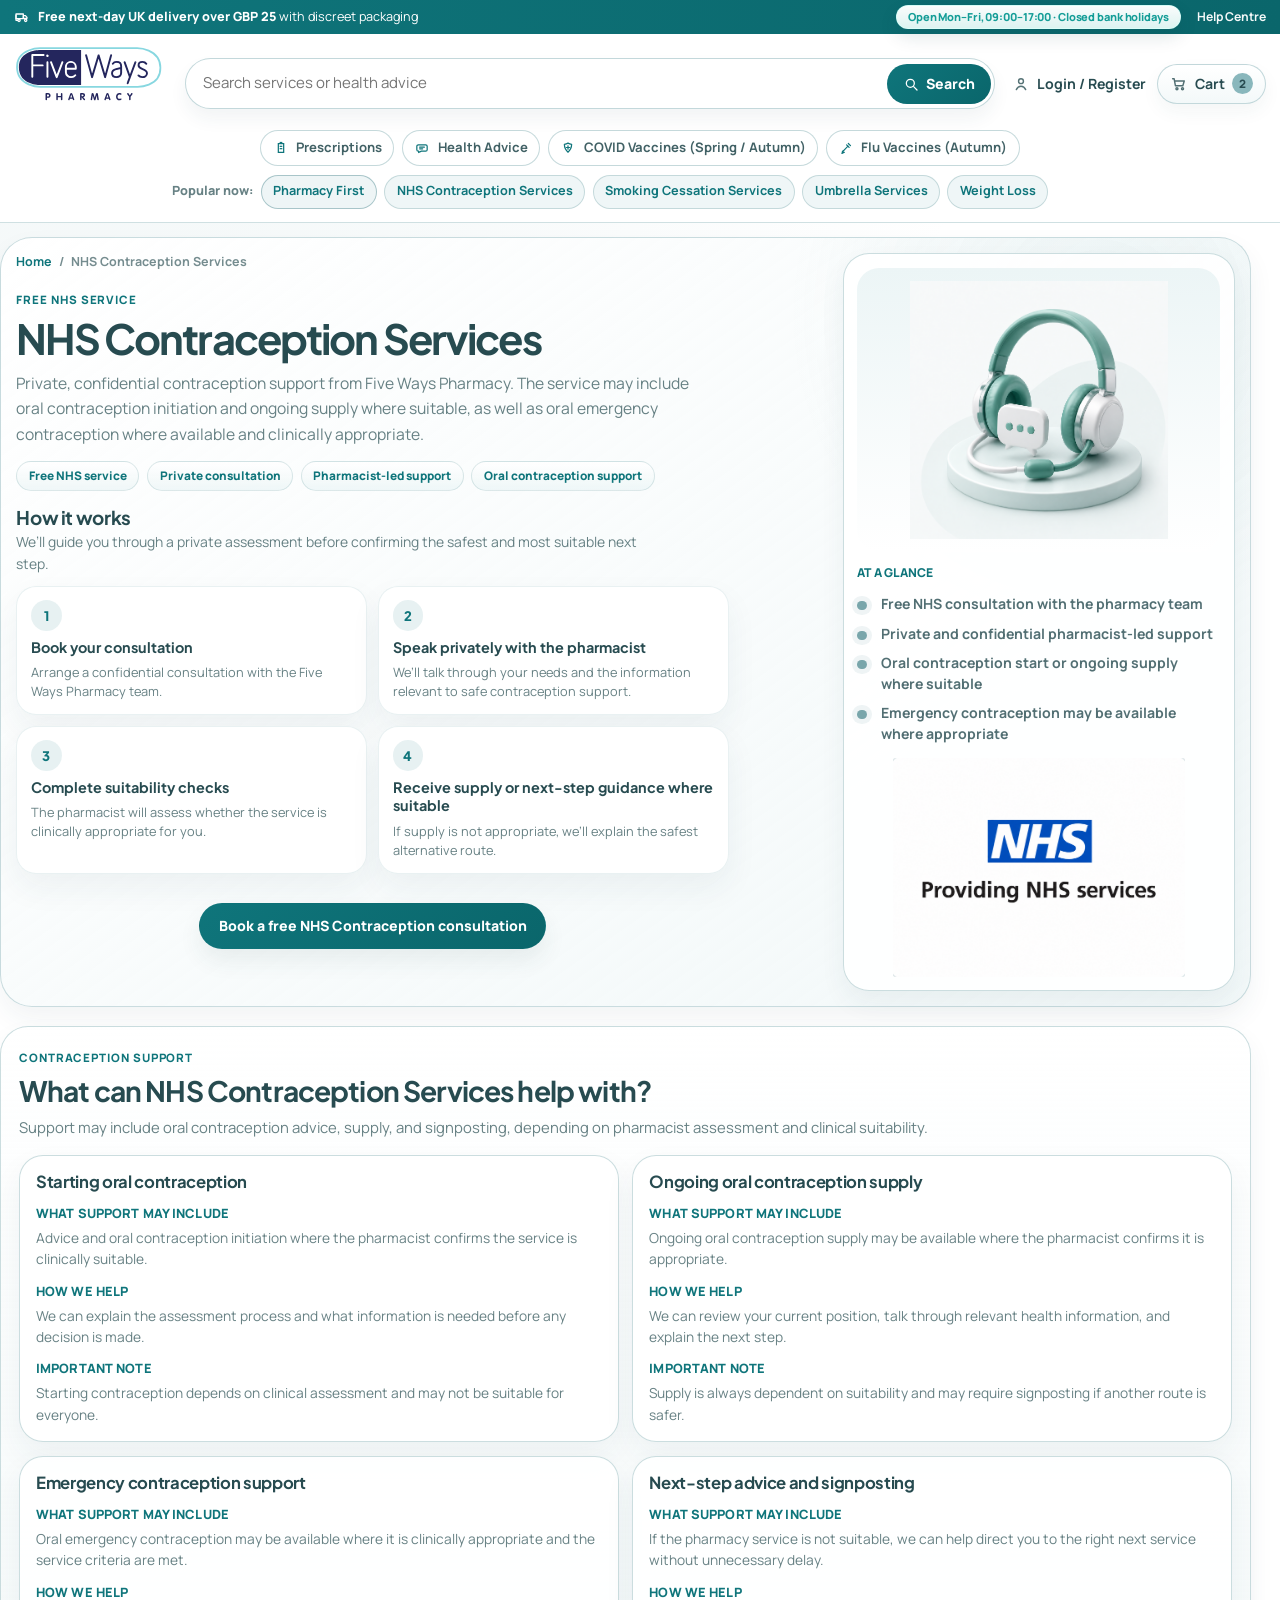
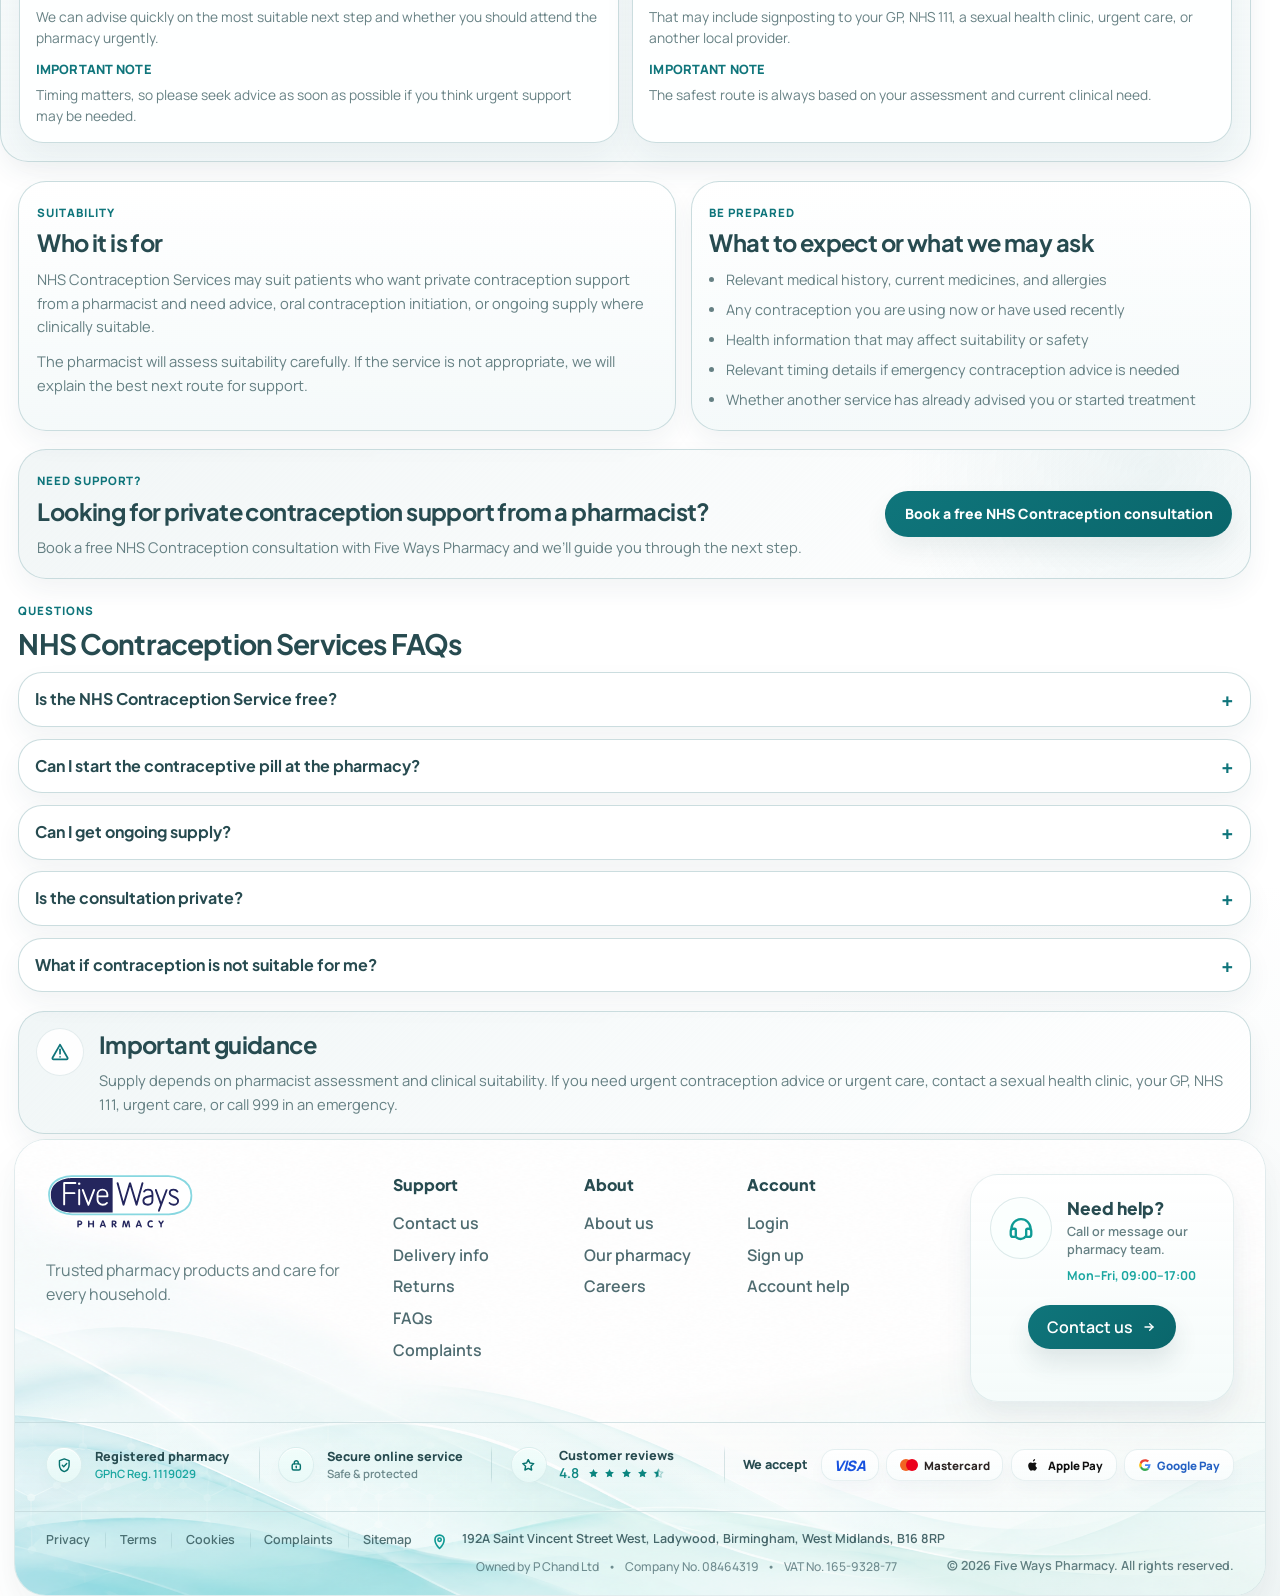
<file: nhs-contraception-services/index.html>
﻿<!DOCTYPE html>
<html lang="en">
<head>
  <meta charset="UTF-8" />
  <meta name="viewport" content="width=device-width, initial-scale=1.0" />
  <title>NHS Contraception Services | Five Ways Pharmacy</title>
  <meta
    name="description"
    content="Get free NHS Contraception support from Five Ways Pharmacy, with private pharmacist-led consultations, suitability checks, and oral contraception guidance where appropriate."
  />
  <link rel="preconnect" href="https://fonts.googleapis.com" />
  <link rel="preconnect" href="https://fonts.gstatic.com" crossorigin />
  <link
    href="https://fonts.googleapis.com/css2?family=Manrope:wght@400;500;600;700;800&family=Plus+Jakarta+Sans:wght@500;600;700;800&display=swap"
    rel="stylesheet"
  />
  <link rel="stylesheet" href="../styles.css" />
</head>
<body>
  <header class="site-header">
    <div class="top-strip">
      <div class="top-strip-inner container">
        <p class="top-strip-message">
          <svg viewBox="0 0 24 24" aria-hidden="true">
            <path d="M3 7.5h11v7H3z" />
            <path d="M14 10h3.2l2.3 2.6V14H14z" />
            <circle cx="7.5" cy="17" r="1.75" />
            <circle cx="17.5" cy="17" r="1.75" />
            <path d="M5.75 17H3V9.25" />
          </svg>
          <span><strong>Free next-day UK delivery over GBP 25</strong> with discreet packaging</span>
        </p>
        <div class="top-strip-links">
          <span class="top-strip-hours" aria-label="Opening hours">
            Open Mon&ndash;Fri, 09:00&ndash;17:00 &middot; Closed bank holidays
          </span>
          <a href="#" aria-label="Customer support">Help Centre</a>
        </div>
      </div>
    </div>

    <div class="header-shell container">
      <div class="header-main">
        <button
          class="mobile-menu-toggle"
          type="button"
          aria-label="Open menu"
          aria-expanded="false"
          aria-controls="mobile-menu-drawer"
          aria-haspopup="dialog"
        >
          <svg viewBox="0 0 24 24" aria-hidden="true">
            <path d="M4.5 7.25h15" />
            <path d="M4.5 12h15" />
            <path d="M4.5 16.75h15" />
          </svg>
        </button>

        <a class="brand" href="../index.html" aria-label="Five Ways Pharmacy home">
          <img
            class="brand-logo"
            src="../assets/brand/fiveways-logo-new.svg"
            alt="Five Ways Pharmacy"
            width="454"
            height="227"
          />
        </a>

        <form class="search-bar" role="search" aria-label="Site search">
          <label class="sr-only" for="site-search">Search services or health advice</label>
          <input
            id="site-search"
            type="search"
            placeholder="Search services or health advice"
            aria-label="Search services or health advice"
          />
          <button type="submit">
            <svg viewBox="0 0 24 24" aria-hidden="true">
              <circle cx="11" cy="11" r="6" />
              <path d="M16 16l5 5" />
            </svg>
            <span>Search</span>
          </button>
        </form>

        <nav class="header-actions" aria-label="User actions">
          <div class="header-account">
            <a class="header-action header-account__link" href="../account.html" aria-label="Login or register">
              <svg viewBox="0 0 24 24" aria-hidden="true">
                <circle cx="12" cy="8.25" r="3.25" />
                <path d="M5.75 19.5c1.35-3.05 4.05-4.6 6.25-4.6s4.9 1.55 6.25 4.6" />
              </svg>
              <span class="header-account__label">Login / Register</span>
            </a>

            <a class="header-action header-account__mobile-link" href="../account.html" aria-label="Login / Register">
              <svg viewBox="0 0 24 24" aria-hidden="true">
                <circle cx="12" cy="8.25" r="3.25" />
                <path d="M5.75 19.5c1.35-3.05 4.05-4.6 6.25-4.6s4.9 1.55 6.25 4.6" />
              </svg>
              <span class="sr-only">Login or register</span>
            </a>
          </div>

          <a href="#" class="cart-pill" aria-label="Shopping cart with 2 items">
            <svg viewBox="0 0 24 24" aria-hidden="true">
              <path d="M3.5 5h2l1.7 9.25h9.9L19 8H6.2" />
              <circle cx="9.25" cy="18.25" r="1.35" />
              <circle cx="16.7" cy="18.25" r="1.35" />
            </svg>
            <span class="cart-pill-label">Cart</span>
            <span class="cart-pill-count">2</span>
          </a>
        </nav>
      </div>

      <div class="header-browse">
        <nav class="category-nav" aria-label="Main categories">
          <div class="category-pill-dropdown category-pill-dropdown--desktop-hide">
            <a href="../pharmacy-services.html" aria-haspopup="true">
              <svg viewBox="0 0 24 24" aria-hidden="true">
                <path d="M8 5.5h8v13H8z" />
                <path d="M10 3.75h4" />
                <path d="M10 9.5h4" />
                <path d="M10 13h4" />
              </svg>
              <span>Pharmacy Services</span>
            </a>

            <div class="category-pill-dropdown-menu" aria-label="Pharmacy Services menu">
              <div class="category-pill-dropdown-section">
                <p>
                  <svg viewBox="0 0 24 24" aria-hidden="true">
                    <path d="M12 19.25c-4.1-2.4-6.75-4.85-6.75-8.2a3.8 3.8 0 0 1 3.95-3.8c1.25 0 2.2.5 2.8 1.35.6-.85 1.55-1.35 2.8-1.35a3.8 3.8 0 0 1 3.95 3.8c0 3.35-2.65 5.8-6.75 8.2Z" />
                    <path d="M12 9.6v4.1" />
                    <path d="M9.95 11.65h4.1" />
                  </svg>
                  <span>Free NHS services</span>
                </p>
                <a href="../pharmacy-first/" class="category-pill-dropdown-link">
                  <span>NHS Pharmacy First</span>
                  <span class="category-pill-free-badge">FREE</span>
                </a>
                <a href="../stop-smoking-clinic/" class="category-pill-dropdown-link">
                  <span>Stop Smoking Clinic</span>
                  <span class="category-pill-free-badge">FREE</span>
                </a>
                <a href="#" class="category-pill-dropdown-link">
                  <span>Blood Pressure Check</span>
                  <span class="category-pill-free-badge">FREE</span>
                </a>
              </div>

              <div class="category-pill-dropdown-section">
                <p>
                  <svg viewBox="0 0 24 24" aria-hidden="true">
                    <path d="M4.75 13.5h8.2l5.3-6.25c.45-.55 1.35-.55 1.8 0 .4.5.35 1.2-.1 1.65l-4.2 4.6h3.5c.8 0 1.45.65 1.45 1.45s-.65 1.45-1.45 1.45h-3.5l4.2 4.6c.45.45.5 1.15.1 1.65-.45.55-1.35.55-1.8 0l-5.3-6.25h-8.2" />
                    <path d="M7.25 10.4l-2.5 2.1 2.5 2.1" />
                  </svg>
                  <span>Travel &amp; prevention</span>
                </p>
                <a href="#" class="category-pill-dropdown-link">Travel Vaccines</a>
                <a href="../flu-vaccines/" class="category-pill-dropdown-link">Flu Vaccine</a>
                <a href="#" class="category-pill-dropdown-link">Travel Health Advice</a>
              </div>

              <div class="category-pill-dropdown-section">
                <p>
                  <svg viewBox="0 0 24 24" aria-hidden="true">
                    <path d="M8 5.5h8v13H8z" />
                    <path d="M10 3.75h4" />
                    <path d="M10 9.5h4" />
                    <path d="M10 13h4" />
                  </svg>
                  <span>Prescriptions &amp; care</span>
                </p>
                <a href="../repeat-prescriptions/" class="category-pill-dropdown-link">Repeat Prescriptions</a>
                <a href="#" class="category-pill-dropdown-link">Private Consultations</a>
                <a href="#" class="category-pill-dropdown-link">Medicine Advice</a>
              </div>

              <div class="category-pill-dropdown-actions">
                <a href="#" class="category-pill-dropdown-link">
                  <svg viewBox="0 0 24 24" aria-hidden="true">
                    <rect x="4.75" y="4.75" width="5.5" height="5.5" rx="1.1" />
                    <rect x="13.75" y="4.75" width="5.5" height="5.5" rx="1.1" />
                    <rect x="4.75" y="13.75" width="5.5" height="5.5" rx="1.1" />
                    <rect x="13.75" y="13.75" width="5.5" height="5.5" rx="1.1" />
                  </svg>
                  <span>View all services</span>
                  <svg viewBox="0 0 24 24" aria-hidden="true">
                    <path d="M6 12h12" />
                    <path d="M13 7l5 5-5 5" />
                  </svg>
                </a>
                <a href="#" class="category-pill-dropdown-link">
                  <svg viewBox="0 0 24 24" aria-hidden="true">
                    <path d="M12 4.5 13.45 9l4.55 1.45-4.55 1.45L12 16.5l-1.45-4.6L6 10.45 10.55 9 12 4.5Z" />
                    <path d="M18.5 4.75 19 6.25l1.5.5-1.5.5-.5 1.5-.5-1.5-1.5-.5 1.5-.5.5-1.5Z" />
                  </svg>
                  <span>Five Ways Pharmacy AI Assistant</span>
                </a>
              </div>
            </div>
          </div>
          <div class="category-pill-dropdown category-pill-dropdown--compact category-pill-dropdown--prescriptions">
            <button type="button" aria-haspopup="true" aria-expanded="false">
              <svg viewBox="0 0 24 24" aria-hidden="true">
                <path d="M8 5.5h8v13H8z" />
                <path d="M10 3.75h4" />
                <path d="M10 9.5h4" />
                <path d="M10 13h4" />
              </svg>
              <span>Prescriptions</span>
            </button>

            <div class="category-pill-dropdown-menu category-pill-dropdown-menu--compact" aria-label="Prescriptions menu">
              <a href="../emergency-prescriptions/" class="category-pill-dropdown-link">Emergency supply</a>
              <a href="../repeat-prescriptions/" class="category-pill-dropdown-link">Repeat prescriptions</a>
            </div>
          </div>
          <a href="../health-advice/">
            <svg viewBox="0 0 24 24" aria-hidden="true">
              <path d="M6.5 7.25h11a2.25 2.25 0 0 1 2.25 2.25v5a2.25 2.25 0 0 1-2.25 2.25H11l-4 2v-2H6.5A2.25 2.25 0 0 1 4.25 14.5v-5A2.25 2.25 0 0 1 6.5 7.25Z" />
              <path d="M8.5 10.75h7" />
              <path d="M8.5 13.25h4.5" />
            </svg>
            <span>Health Advice</span>
          </a>
          <a href="../index.html#shop-by-category" class="service-led-hidden" hidden>
            <svg viewBox="0 0 24 24" aria-hidden="true">
              <path d="M3.5 5h2l1.7 9.25h9.9L19 8H6.2" />
              <circle cx="9.25" cy="18.25" r="1.35" />
              <circle cx="16.7" cy="18.25" r="1.35" />
            </svg>
            <span>Over-the-counter Purchases</span>
          </a>
          <a href="../covid-vaccines/">
            <svg viewBox="0 0 24 24" aria-hidden="true">
              <path d="M12 4.75c1.95 1 3.95 1.45 5.45 1.7 0 6.2-3.45 10.05-5.45 11.8-2-1.75-5.45-5.6-5.45-11.8 1.5-.25 3.5-.7 5.45-1.7Z" />
              <path d="M12 8.75v5" />
              <path d="M9.5 11.25h5" />
            </svg>
            <span>COVID Vaccines (Spring / Autumn)</span>
          </a>
          <a href="../flu-vaccines/">
            <svg viewBox="0 0 24 24" aria-hidden="true">
              <path d="M15.5 5.25 18.75 8.5" />
              <path d="M8.4 15.85 15 9.25" />
              <path d="M6.4 17.85 8.4 15.85" />
              <path d="M12.9 7.35 16.65 11.1" />
              <path d="M9.55 18.45 5.9 20.1l1.65-3.65" />
            </svg>
            <span>Flu Vaccines (Autumn)</span>
          </a>
          <a href="#" class="category-pill-popular">
            <svg viewBox="0 0 24 24" aria-hidden="true">
              <path d="M12 4.75 13.35 9l4.25 1.35-4.25 1.35L12 15.95 10.65 11.7 6.4 10.35 10.65 9 12 4.75Z" />
              <path d="M18.4 5.35 18.8 6.6l1.25.4-1.25.4-.4 1.25-.4-1.25-1.25-.4 1.25-.4.4-1.25Z" />
            </svg>
            <span>Popular now</span>
          </a>
        </nav>

        <div class="quick-nav" aria-label="Popular shortcuts">
          <p>Popular now:</p>
          <a href="../pharmacy-first/" class="quick-pill quick-pill--featured">Pharmacy First</a>
          <a href="../nhs-contraception-services/" class="quick-pill">NHS Contraception Services</a>
          <a href="../stop-smoking-clinic/" class="quick-pill">Smoking Cessation Services</a>
          <a href="../umbrella-services/" class="quick-pill">Umbrella Services</a>
          <a href="../weight-loss-support/" class="quick-pill">Weight Loss</a>
        </div>
      </div>
    </div>
  </header>

  <div class="mobile-menu-shell" aria-hidden="true">
    <button class="mobile-menu-overlay" type="button" aria-label="Close menu"></button>
    <aside
      class="mobile-menu-drawer"
      id="mobile-menu-drawer"
      role="dialog"
      aria-modal="true"
      aria-hidden="true"
      aria-labelledby="mobile-menu-title"
    >
      <div class="mobile-menu-drawer-inner">
        <div class="mobile-menu-header">
          <div class="mobile-menu-header-copy">
            <img
              class="mobile-menu-logo"
              src="../assets/brand/fiveways-logo-new.svg"
              alt="Five Ways Pharmacy"
              width="454"
              height="227"
            />
          </div>
          <button class="mobile-menu-close" type="button" aria-label="Close menu">
            <svg viewBox="0 0 24 24" aria-hidden="true">
              <path d="M6.5 6.5 17.5 17.5" />
              <path d="M17.5 6.5 6.5 17.5" />
            </svg>
          </button>
        </div>

        <div class="mobile-menu-body">
          <section class="mobile-menu-section" aria-labelledby="mobile-menu-services">
            <h2 class="mobile-menu-section-title" id="mobile-menu-services">Services</h2>
            <div class="mobile-menu-links">
              <a href="../pharmacy-first/" class="mobile-menu-link">Pharmacy First</a>
              <a href="../stop-smoking-clinic/" class="mobile-menu-link">Smoking Cessation Services</a>
              <a href="../umbrella-services/" class="mobile-menu-link">Umbrella Services</a>
              <a href="../weight-loss-support/" class="mobile-menu-link">Weight Loss</a>
              <a href="../nhs-contraception-services/" class="mobile-menu-link">NHS Contraception Services</a>
              <details class="mobile-menu-group">
                <summary class="mobile-menu-link mobile-menu-link--toggle">Prescriptions</summary>
                <div class="mobile-menu-submenu">
                  <a href="../emergency-prescriptions/" class="mobile-menu-link">Emergency supply</a>
                  <a href="../repeat-prescriptions/" class="mobile-menu-link">Repeat prescriptions</a>
                </div>
              </details>
              <a href="../health-advice/" class="mobile-menu-link">Health Advice</a>
              <a href="../index.html#shop-by-category" class="mobile-menu-link service-led-hidden" hidden>Over-the-counter Purchases</a>
              <a href="../covid-vaccines/" class="mobile-menu-link">COVID Vaccines (Spring / Autumn)</a>
              <a href="../flu-vaccines/" class="mobile-menu-link">Flu Vaccines (Autumn)</a>
            </div>
          </section>

          <section class="mobile-menu-section" aria-labelledby="mobile-menu-account">
            <h2 class="mobile-menu-section-title" id="mobile-menu-account">Account</h2>
            <div class="mobile-menu-links">
              <a href="../login.html" class="mobile-menu-link">Login</a>
              <a href="../register.html" class="mobile-menu-link">Register</a>
              <a href="#" class="mobile-menu-link">Account help</a>
            </div>
          </section>

          <section class="mobile-menu-section" aria-labelledby="mobile-menu-support">
            <h2 class="mobile-menu-section-title" id="mobile-menu-support">Support</h2>
            <div class="mobile-menu-links">
              <a href="#" class="mobile-menu-link">Delivery info</a>
              <a href="#" class="mobile-menu-link">Returns</a>
              <a href="#" class="mobile-menu-link">FAQs</a>
              <a href="#" class="mobile-menu-link">Complaints</a>
            </div>
          </section>

          <aside class="mobile-menu-help-card" aria-label="Need help">
            <p class="mobile-menu-help-kicker">Need help?</p>
            <h3>Call or message our pharmacy team.</h3>
            <a href="#footer-help-card" class="mobile-menu-help-link">
              <span>Contact us</span>
              <span aria-hidden="true">&rarr;</span>
            </a>
          </aside>
          <button class="mobile-menu-close-button" type="button" aria-label="Close menu">
            Close menu
          </button>
        </div>
      </div>
    </aside>
  </div>

  <div class="compact-header" aria-label="Compact sticky site tools">
    <div class="compact-header-inner container">
      <a class="compact-brand" href="../index.html" aria-label="Five Ways Pharmacy home">
        <img
          class="compact-brand-logo"
          src="../assets/brand/fiveways-logo-new.svg"
          alt="Five Ways Pharmacy"
          width="454"
          height="227"
        />
      </a>
      <form class="compact-search" role="search" aria-label="Compact site search">
        <label class="sr-only" for="compact-site-search">Search services or health advice</label>
        <input
          id="compact-site-search"
          type="search"
          placeholder="Search services or health advice"
          aria-label="Search services or health advice"
        />
        <button type="submit">
          <svg viewBox="0 0 24 24" aria-hidden="true">
            <circle cx="11" cy="11" r="6" />
            <path d="M16 16l5 5" />
          </svg>
          <span>Search</span>
        </button>
      </form>
      <a href="../account.html" class="compact-account" aria-label="Login / Register">
        <svg viewBox="0 0 24 24" aria-hidden="true">
          <circle cx="12" cy="8.25" r="3.25" />
          <path d="M5.75 19.5c1.35-3.05 4.05-4.6 6.25-4.6s4.9 1.55 6.25 4.6" />
        </svg>
        <span class="compact-account-label">Login / Register</span>
      </a>
      <a href="#" class="compact-cart" aria-label="Shopping cart with 2 items">
        <svg viewBox="0 0 24 24" aria-hidden="true">
          <path d="M3.5 5h2l1.7 9.25h9.9L19 8H6.2" />
          <circle cx="9.25" cy="18.25" r="1.35" />
          <circle cx="16.7" cy="18.25" r="1.35" />
        </svg>
        <span class="compact-cart-label">Cart</span>
        <span class="compact-cart-count">2</span>
      </a>
    </div>
  </div>
  <div class="compact-header-sentinel" aria-hidden="true"></div>

  <main class="service-detail-page service-detail-page--nhs-contraception-services">
  <section class="service-detail-hero container">
    <div class="service-detail-hero-shell">
      <div class="service-detail-hero-copy">
        <nav class="service-detail-breadcrumb" aria-label="Breadcrumb">
          <a href="../index.html">Home</a>
          <span aria-hidden="true">/</span>
          <span aria-current="page">NHS Contraception Services</span>
        </nav>
        <span class="section-kicker">Free NHS service</span>
        <h1>NHS Contraception Services</h1>
        <p>
          Private, confidential contraception support from Five Ways Pharmacy. The service may include oral contraception
          initiation and ongoing supply where suitable, as well as oral emergency contraception where available and clinically appropriate.
        </p>
        <div class="service-detail-pill-row" aria-label="Service highlights">
          <span>Free NHS service</span>
          <span>Private consultation</span>
          <span>Pharmacist-led support</span>
          <span>Oral contraception support</span>
        </div>
        <div class="service-detail-hero-process" aria-labelledby="contraception-how-it-works">
          <div class="service-detail-hero-process__intro">
            <h2 id="contraception-how-it-works">How it works</h2>
            <p>We&rsquo;ll guide you through a private assessment before confirming the safest and most suitable next step.</p>
          </div>
          <div class="service-detail-hero-steps">
            <article class="service-detail-step-card service-detail-step-card--hero">
              <span class="service-detail-step-number">1</span>
              <h3>Book your consultation</h3>
              <p>Arrange a confidential consultation with the Five Ways Pharmacy team.</p>
            </article>
            <article class="service-detail-step-card service-detail-step-card--hero">
              <span class="service-detail-step-number">2</span>
              <h3>Speak privately with the pharmacist</h3>
              <p>We&rsquo;ll talk through your needs and the information relevant to safe contraception support.</p>
            </article>
            <article class="service-detail-step-card service-detail-step-card--hero">
              <span class="service-detail-step-number">3</span>
              <h3>Complete suitability checks</h3>
              <p>The pharmacist will assess whether the service is clinically appropriate for you.</p>
            </article>
            <article class="service-detail-step-card service-detail-step-card--hero">
              <span class="service-detail-step-number">4</span>
              <h3>Receive supply or next-step guidance where suitable</h3>
              <p>If supply is not appropriate, we&rsquo;ll explain the safest alternative route.</p>
            </article>
          </div>
          <div class="service-detail-action-row service-detail-action-row--hero-process">
            <a href="#footer-help-card" class="service-detail-button service-detail-button--primary">Book a free NHS Contraception consultation</a>
          </div>
        </div>
      </div>

      <aside class="service-detail-hero-card" aria-label="NHS Contraception Services overview">
        <div class="service-detail-hero-card__media service-detail-hero-card__media--contain">
          <img
            src="../assets/images/pharmacy-services-made-simple/service-private-consultations.png"
            alt="Private consultation support illustration"
            loading="eager"
            decoding="async"
          />
        </div>
        <div class="service-detail-hero-card__body">
          <p class="service-detail-hero-card__eyebrow">At a glance</p>
          <ul class="service-detail-checklist">
            <li>Free NHS consultation with the pharmacy team</li>
            <li>Private and confidential pharmacist-led support</li>
            <li>Oral contraception start or ongoing supply where suitable</li>
            <li>Emergency contraception may be available where appropriate</li>
          </ul>
          <div class="service-detail-hero-card__badge">
            <img
              src="../assets/images/pharmacy-first/nhs-providing-services.png"
              alt="NHS Providing Services"
              loading="lazy"
              decoding="async"
            />
          </div>
        </div>
      </aside>
    </div>
  </section>

  <section class="service-detail-section container">
    <div class="service-detail-panel">
      <div class="service-detail-section-head service-detail-section-head--compact">
        <span class="section-kicker">Contraception support</span>
        <h2>What can NHS Contraception Services help with?</h2>
        <p>
          Support may include oral contraception advice, supply, and signposting, depending on pharmacist assessment and clinical suitability.
        </p>
      </div>
      <div class="service-detail-guidance-grid">
        <article class="service-detail-guidance-card">
          <h3>Starting oral contraception</h3>
          <div class="service-detail-guidance-item">
            <h4>What support may include</h4>
            <p>Advice and oral contraception initiation where the pharmacist confirms the service is clinically suitable.</p>
          </div>
          <div class="service-detail-guidance-item">
            <h4>How we help</h4>
            <p>We can explain the assessment process and what information is needed before any decision is made.</p>
          </div>
          <div class="service-detail-guidance-item">
            <h4>Important note</h4>
            <p>Starting contraception depends on clinical assessment and may not be suitable for everyone.</p>
          </div>
        </article>

        <article class="service-detail-guidance-card">
          <h3>Ongoing oral contraception supply</h3>
          <div class="service-detail-guidance-item">
            <h4>What support may include</h4>
            <p>Ongoing oral contraception supply may be available where the pharmacist confirms it is appropriate.</p>
          </div>
          <div class="service-detail-guidance-item">
            <h4>How we help</h4>
            <p>We can review your current position, talk through relevant health information, and explain the next step.</p>
          </div>
          <div class="service-detail-guidance-item">
            <h4>Important note</h4>
            <p>Supply is always dependent on suitability and may require signposting if another route is safer.</p>
          </div>
        </article>

        <article class="service-detail-guidance-card">
          <h3>Emergency contraception support</h3>
          <div class="service-detail-guidance-item">
            <h4>What support may include</h4>
            <p>Oral emergency contraception may be available where it is clinically appropriate and the service criteria are met.</p>
          </div>
          <div class="service-detail-guidance-item">
            <h4>How we help</h4>
            <p>We can advise quickly on the most suitable next step and whether you should attend the pharmacy urgently.</p>
          </div>
          <div class="service-detail-guidance-item">
            <h4>Important note</h4>
            <p>Timing matters, so please seek advice as soon as possible if you think urgent support may be needed.</p>
          </div>
        </article>

        <article class="service-detail-guidance-card">
          <h3>Next-step advice and signposting</h3>
          <div class="service-detail-guidance-item">
            <h4>What support may include</h4>
            <p>If the pharmacy service is not suitable, we can help direct you to the right next service without unnecessary delay.</p>
          </div>
          <div class="service-detail-guidance-item">
            <h4>How we help</h4>
            <p>That may include signposting to your GP, NHS 111, a sexual health clinic, urgent care, or another local provider.</p>
          </div>
          <div class="service-detail-guidance-item">
            <h4>Important note</h4>
            <p>The safest route is always based on your assessment and current clinical need.</p>
          </div>
        </article>
      </div>
    </div>
  </section>

  <section class="service-detail-section container">
    <div class="service-detail-info-grid">
      <article class="service-detail-info-card">
        <span class="section-kicker">Suitability</span>
        <h2>Who it is for</h2>
        <p>
          NHS Contraception Services may suit patients who want private contraception support from a pharmacist and need
          advice, oral contraception initiation, or ongoing supply where clinically suitable.
        </p>
        <p>
          The pharmacist will assess suitability carefully. If the service is not appropriate, we will explain the best next route for support.
        </p>
      </article>

      <article class="service-detail-info-card">
        <span class="section-kicker">Be prepared</span>
        <h2>What to expect or what we may ask</h2>
        <ul class="service-detail-bullet-list">
          <li>Relevant medical history, current medicines, and allergies</li>
          <li>Any contraception you are using now or have used recently</li>
          <li>Health information that may affect suitability or safety</li>
          <li>Relevant timing details if emergency contraception advice is needed</li>
          <li>Whether another service has already advised you or started treatment</li>
        </ul>
      </article>
    </div>
  </section>

  <section class="service-detail-section container" id="nhs-contraception-start">
    <div class="service-detail-cta-panel">
      <div class="service-detail-cta-copy">
        <span class="section-kicker">Need support?</span>
        <h2>Looking for private contraception support from a pharmacist?</h2>
        <p>Book a free NHS Contraception consultation with Five Ways Pharmacy and we&rsquo;ll guide you through the next step.</p>
      </div>
      <div class="service-detail-action-row service-detail-action-row--cta">
        <a href="#footer-help-card" class="service-detail-button service-detail-button--primary">Book a free NHS Contraception consultation</a>
      </div>
    </div>
  </section>

  <section class="service-detail-section container">
    <div class="service-detail-section-head">
      <span class="section-kicker">Questions</span>
      <h2>NHS Contraception Services FAQs</h2>
    </div>
    <div class="service-detail-faq-list">
      <details class="service-detail-faq-item">
        <summary>Is the NHS Contraception Service free?</summary>
        <p>
          Yes. This is a free NHS service, with support provided subject to pharmacist assessment and clinical suitability.
        </p>
      </details>
      <details class="service-detail-faq-item">
        <summary>Can I start the contraceptive pill at the pharmacy?</summary>
        <p>
          In some cases, yes. Oral contraception initiation may be available where the pharmacist confirms it is clinically suitable for you.
        </p>
      </details>
      <details class="service-detail-faq-item">
        <summary>Can I get ongoing supply?</summary>
        <p>
          Ongoing oral contraception supply may be available, but it depends on pharmacist assessment, service criteria, and your current health information.
        </p>
      </details>
      <details class="service-detail-faq-item">
        <summary>Is the consultation private?</summary>
        <p>
          Yes. The consultation is intended to be private and confidential, and you can ask for a discreet conversation with the pharmacist team.
        </p>
      </details>
      <details class="service-detail-faq-item">
        <summary>What if contraception is not suitable for me?</summary>
        <p>
          We&rsquo;ll explain the safest next step, which may include your GP, NHS 111, a sexual health clinic, urgent care, or another appropriate service.
        </p>
      </details>
    </div>
  </section>

  <section class="service-detail-section container">
    <div class="service-detail-alert">
      <span class="service-detail-alert__icon" aria-hidden="true">
        <svg viewBox="0 0 24 24">
          <path d="M12 3.9 3.85 18.2A1.2 1.2 0 0 0 4.9 20h14.2a1.2 1.2 0 0 0 1.05-1.8Z" />
          <path d="M12 9v4.75" />
          <circle cx="12" cy="17.3" r="0.9" fill="currentColor" stroke="none" />
        </svg>
      </span>
      <div class="service-detail-alert__copy">
        <h2>Important guidance</h2>
        <p>
          Supply depends on pharmacist assessment and clinical suitability. If you need urgent contraception advice or urgent care,
          contact a sexual health clinic, your GP, NHS 111, urgent care, or call 999 in an emergency.
        </p>
      </div>
    </div>
  </section>
</main>

  <footer class="site-footer">
    <div class="container">
      <div class="footer-shell">
        <div class="footer-top">
          <div class="footer-brand-block">
            <a class="brand footer-brand" href="../index.html" aria-label="Five Ways Pharmacy home">
              <img
                class="brand-logo"
                src="../assets/brand/fiveways-logo-new.svg"
                alt="Five Ways Pharmacy"
                width="454"
                height="227"
              />
            </a>
            <p>Trusted pharmacy products and care for every household.</p>
          </div>
          <div class="footer-nav-shell">
            <div class="footer-nav">
              <details class="footer-nav-column footer-nav-column--shop footer-nav-accordion service-led-hidden" open hidden>
                <summary class="footer-nav-toggle">
                  <span>Shop</span>
                  <svg viewBox="0 0 24 24" aria-hidden="true">
                    <path d="M7 10.5 12 15l5-4.5" />
                  </svg>
                </summary>
                <div class="footer-nav-links">
                  <a href="#">All products</a>
                  <a href="#">Best sellers</a>
                  <a href="#">Offers</a>
                  <a href="#">Pharmacy services</a>
                  <a href="#">Prescriptions</a>
                </div>
              </details>
              <details class="footer-nav-column footer-nav-accordion" open>
                <summary class="footer-nav-toggle">
                  <span>Support</span>
                  <svg viewBox="0 0 24 24" aria-hidden="true">
                    <path d="M7 10.5 12 15l5-4.5" />
                  </svg>
                </summary>
                <div class="footer-nav-links">
                  <a href="#">Contact us</a>
                  <a href="#">Delivery info</a>
                  <a href="#">Returns</a>
                  <a href="#">FAQs</a>
                  <a href="#">Complaints</a>
                </div>
              </details>
              <details class="footer-nav-column footer-nav-accordion" open>
                <summary class="footer-nav-toggle">
                  <span>About</span>
                  <svg viewBox="0 0 24 24" aria-hidden="true">
                    <path d="M7 10.5 12 15l5-4.5" />
                  </svg>
                </summary>
                <div class="footer-nav-links">
                  <a href="#">About us</a>
                  <a href="#">Our pharmacy</a>
                  <a href="#" class="footer-link--desktop-hide">Blog</a>
                  <a href="#">Careers</a>
                </div>
              </details>
              <details class="footer-nav-column footer-nav-accordion" open>
                <summary class="footer-nav-toggle">
                  <span>Account</span>
                  <svg viewBox="0 0 24 24" aria-hidden="true">
                    <path d="M7 10.5 12 15l5-4.5" />
                  </svg>
                </summary>
                <div class="footer-nav-links">
                  <a href="#">Login</a>
                  <a href="#">Sign up</a>
                  <a href="#">Account help</a>
                </div>
              </details>
            </div>
          </div>
          <aside class="footer-help-card" id="footer-help-card">
            <div class="footer-help-head">
              <span class="footer-help-icon" aria-hidden="true">
                <svg viewBox="0 0 24 24">
                  <path d="M4.8 12.6a7.2 7.2 0 0 1 14.4 0" />
                  <path d="M6.3 12.55h-.1a1.9 1.9 0 0 0-1.9 1.9v2.35a1.9 1.9 0 0 0 1.9 1.9h.95a.95.95 0 0 0 .95-.95v-4.24a.95.95 0 0 0-.95-.95Z" />
                  <path d="M17.7 12.55h.1a1.9 1.9 0 0 1 1.9 1.9v2.35a1.9 1.9 0 0 1-1.9 1.9h-.95a.95.95 0 0 1-.95-.95v-4.24a.95.95 0 0 1 .95-.95Z" />
                  <path d="M8.55 19.05a4.7 4.7 0 0 0 6.9-.7" />
                </svg>
              </span>
              <div class="footer-help-copy">
                <h4>Need help?</h4>
                <p class="footer-help-support">Call or message our pharmacy team.</p>
                <p class="footer-help-hours">Mon&ndash;Fri, 09:00&ndash;17:00</p>
              </div>
            </div>
            <a class="footer-help-cta" href="#footer-help-card">
              <span>Contact us</span>
              <svg viewBox="0 0 24 24" aria-hidden="true">
                <path d="M6 12h12" />
                <path d="M13 7l5 5-5 5" />
              </svg>
            </a>
          </aside>
        </div>
        <div class="footer-middle-strip">
          <article class="footer-strip-feature">
            <span class="footer-strip-icon" aria-hidden="true">
              <svg viewBox="0 0 24 24">
                <path d="M12 3.75 18.25 6v5.55c0 4.32-2.75 7.35-6.25 8.7-3.5-1.35-6.25-4.38-6.25-8.7V6Z" />
                <path d="m9.45 12 1.8 1.8 3.9-4.05" />
              </svg>
            </span>
            <div class="footer-strip-copy footer-strip-copy--registered">
              <strong>Registered pharmacy</strong>
              <small>GPhC Reg. 1119029</small>
            </div>
          </article>
          <article class="footer-strip-feature">
            <span class="footer-strip-icon" aria-hidden="true">
              <svg viewBox="0 0 24 24">
                <rect x="6.7" y="10.2" width="10.6" height="7.9" rx="2" />
                <path d="M9.45 10.2V8.65a2.55 2.55 0 1 1 5.1 0v1.55" />
                <path d="M12 13.3v1.8" />
              </svg>
            </span>
            <div class="footer-strip-copy">
              <strong>Secure online service</strong>
              <small>Safe &amp; protected</small>
            </div>
          </article>
          <article class="footer-strip-feature">
            <span class="footer-strip-icon" aria-hidden="true">
              <svg viewBox="0 0 24 24">
                <path d="m12 4.7 2.15 4.43 4.9.72-3.53 3.45.83 4.8L12 16l-4.35 2.1.83-4.8-3.53-3.45 4.9-.72Z" />
              </svg>
            </span>
            <div class="footer-strip-copy">
              <strong>Customer reviews</strong>
              <small class="footer-review-line">
                <span class="footer-review-value">4.8</span>
                <span class="footer-review-stars" aria-hidden="true">
                  <svg class="footer-review-star footer-review-star--full" viewBox="0 0 24 24">
                    <path class="footer-review-star-fill" d="m12 4.7 2.15 4.43 4.9.72-3.53 3.45.83 4.8L12 16l-4.35 2.1.83-4.8-3.53-3.45 4.9-.72Z" />
                  </svg>
                  <svg class="footer-review-star footer-review-star--full" viewBox="0 0 24 24">
                    <path class="footer-review-star-fill" d="m12 4.7 2.15 4.43 4.9.72-3.53 3.45.83 4.8L12 16l-4.35 2.1.83-4.8-3.53-3.45 4.9-.72Z" />
                  </svg>
                  <svg class="footer-review-star footer-review-star--full" viewBox="0 0 24 24">
                    <path class="footer-review-star-fill" d="m12 4.7 2.15 4.43 4.9.72-3.53 3.45.83 4.8L12 16l-4.35 2.1.83-4.8-3.53-3.45 4.9-.72Z" />
                  </svg>
                  <svg class="footer-review-star footer-review-star--full" viewBox="0 0 24 24">
                    <path class="footer-review-star-fill" d="m12 4.7 2.15 4.43 4.9.72-3.53 3.45.83 4.8L12 16l-4.35 2.1.83-4.8-3.53-3.45 4.9-.72Z" />
                  </svg>
                  <svg class="footer-review-star footer-review-star--half" viewBox="0 0 24 24">
                    <defs>
                      <clipPath id="footer-review-half-clip">
                        <rect x="0" y="0" width="12" height="24" />
                      </clipPath>
                    </defs>
                    <path class="footer-review-star-outline" d="m12 4.7 2.15 4.43 4.9.72-3.53 3.45.83 4.8L12 16l-4.35 2.1.83-4.8-3.53-3.45 4.9-.72Z" />
                    <path class="footer-review-star-half-fill" clip-path="url(#footer-review-half-clip)" d="m12 4.7 2.15 4.43 4.9.72-3.53 3.45.83 4.8L12 16l-4.35 2.1.83-4.8-3.53-3.45 4.9-.72Z" />
                  </svg>
                </span>
              </small>
            </div>
          </article>
          <div class="footer-strip-feature footer-strip-feature--payments">
            <strong class="footer-strip-pay-label">We accept</strong>
            <div class="footer-payment-badges" aria-label="Accepted payment methods">
              <span class="footer-payment-badge footer-payment-badge--visa">
                <span class="footer-payment-logo footer-payment-logo--visa" aria-hidden="true">VISA</span>
              </span>
              <span class="footer-payment-badge footer-payment-badge--mastercard">
                <span class="footer-payment-mark footer-payment-mark--mc" aria-hidden="true"></span>
                <span>Mastercard</span>
              </span>
              <span class="footer-payment-badge footer-payment-badge--apple">
                <svg class="footer-payment-logo footer-payment-logo--apple" viewBox="0 0 24 24" aria-hidden="true">
                  <path d="M15.18 12.55c.02 2.2 1.93 2.93 1.95 2.94-.02.05-.31 1.04-.99 2.05-.59.88-1.21 1.76-2.19 1.78-.95.02-1.26-.56-2.35-.56-1.09 0-1.44.54-2.33.58-.94.04-1.66-.95-2.26-1.82-1.23-1.79-2.17-5.05-.91-7.22.63-1.08 1.75-1.76 2.97-1.78.92-.02 1.8.62 2.35.62.55 0 1.58-.77 2.66-.65.45.02 1.71.18 2.52 1.36-.07.04-1.49.87-1.47 2.7ZM13.87 6.1c.5-.6.85-1.42.76-2.24-.72.03-1.59.48-2.11 1.08-.46.54-.87 1.38-.76 2.19.79.06 1.6-.4 2.11-1.03Z" />
                </svg>
                <span>Apple Pay</span>
              </span>
              <span class="footer-payment-badge footer-payment-badge--google">
                <svg class="footer-payment-logo footer-payment-logo--google" viewBox="0 0 24 24" aria-hidden="true">
                  <path fill="#4285F4" d="M21.6 12.23c0-.67-.06-1.17-.18-1.7H12v3.21h5.53c-.11.8-.7 2-2.01 2.81l-.02.11 2.61 2.02.18.02c1.69-1.56 2.66-3.85 2.66-6.47Z" />
                  <path fill="#34A853" d="M12 22c2.7 0 4.96-.9 6.62-2.45l-3.15-2.44c-.84.58-1.96.98-3.47.98-2.64 0-4.88-1.74-5.68-4.15l-.1.01-2.71 2.1-.03.1A10 10 0 0 0 12 22Z" />
                  <path fill="#FBBC05" d="M6.32 13.94A5.99 5.99 0 0 1 6 12c0-.67.12-1.31.31-1.94l-.01-.13-2.75-2.14-.09.04A10 10 0 0 0 2 12c0 1.59.38 3.09 1.06 4.42l3.26-2.48Z" />
                  <path fill="#EA4335" d="M12 5.91c1.92 0 3.21.83 3.95 1.52l2.88-2.81C16.96 2.88 14.7 2 12 2a10 10 0 0 0-8.94 5.58l3.18 2.47c.81-2.41 3.05-4.14 5.76-4.14Z" />
                </svg>
                <span>Google Pay</span>
              </span>
            </div>
          </div>
        </div>
        <div class="footer-bottom">
          <div class="footer-bottom-main">
            <div class="footer-legal-links">
              <a href="#">Privacy</a>
              <a href="#">Terms</a>
              <a href="#">Cookies</a>
              <a href="#">Complaints</a>
              <a href="#">Sitemap</a>
            </div>
            <div class="footer-address">
              <span class="footer-address-icon" aria-hidden="true">
                <svg viewBox="0 0 24 24">
                  <path d="M12 21s-5.2-5.07-5.2-10a5.2 5.2 0 1 1 10.4 0c0 4.93-5.2 10-5.2 10Z" />
                  <circle cx="12" cy="11" r="1.9" />
                </svg>
              </span>
              <p>192A Saint Vincent Street West, Ladywood, Birmingham, West Midlands, B16 8RP</p>
            </div>
            <div class="footer-copyright">
              <p>&copy; 2026 Five Ways Pharmacy. All rights reserved.</p>
            </div>
          </div>
          <p class="footer-company-details">Owned by P Chand Ltd <span aria-hidden="true">&bull;</span> Company No. 08464319 <span aria-hidden="true">&bull;</span> VAT No. 165-9328-77</p>
        </div>
      </div>
    </div>
  </footer>

  <script>
    (() => {
      const sentinel = document.querySelector(".compact-header-sentinel");
      if (!sentinel) return;

      const stickyOffset = 10;
      let stickyThreshold = 0;
      let scrollFrame = null;
      let measureFrame = null;

      const toggleStickyHeader = (active) => {
        document.body.classList.toggle("compact-header-active", active);
      };

      const measureStickyThreshold = () => {
        stickyThreshold = Math.max(0, Math.round(sentinel.getBoundingClientRect().top + window.scrollY - stickyOffset));
      };

      const syncStickyHeader = () => {
        toggleStickyHeader(window.scrollY >= stickyThreshold);
      };

      const requestStickySync = () => {
        if (scrollFrame !== null) return;

        scrollFrame = window.requestAnimationFrame(() => {
          scrollFrame = null;
          syncStickyHeader();
        });
      };

      const requestStickyMeasure = () => {
        if (measureFrame !== null) return;

        measureFrame = window.requestAnimationFrame(() => {
          measureFrame = null;
          measureStickyThreshold();
          syncStickyHeader();
        });
      };

      measureStickyThreshold();
      syncStickyHeader();

      window.addEventListener("scroll", requestStickySync, { passive: true });
      window.addEventListener("resize", requestStickyMeasure);
      window.addEventListener("orientationchange", requestStickyMeasure);
      window.addEventListener("load", requestStickyMeasure, { once: true });
    })();

    (() => {
      const categorySection = document.getElementById("shop-by-category");
      const serviceSection = document.querySelector(".service-section");
      const heroShowcase = document.querySelector(".home-showcase.hero");
      const heroSide = document.querySelector(".home-showcase.hero > .hero-side");
      const homeMainStack = document.querySelector(".home-showcase.hero > .home-main-stack");
      const mobileViewport = window.matchMedia("(max-width: 560px)");

      if (!categorySection || !serviceSection || !heroShowcase || !heroSide || !homeMainStack) return;

      const categoryOriginalAnchor = document.createComment("shop-by-category-original");
      const serviceOriginalAnchor = document.createComment("service-section-original");
      const serviceMobileAnchor = document.createComment("service-section-mobile");
      const categoryMobileAnchor = document.createComment("shop-by-category-mobile");

      homeMainStack.insertBefore(categoryOriginalAnchor, categorySection);
      serviceSection.parentNode.insertBefore(serviceOriginalAnchor, serviceSection);
      heroShowcase.insertBefore(serviceMobileAnchor, heroSide);
      heroShowcase.insertBefore(categoryMobileAnchor, heroSide.nextSibling);

      const reorderMobileSections = () => {
        if (mobileViewport.matches) {
          if (serviceMobileAnchor.parentNode && serviceSection.nextSibling !== serviceMobileAnchor) {
            serviceMobileAnchor.parentNode.insertBefore(serviceSection, serviceMobileAnchor);
          }

          if (categoryMobileAnchor.parentNode && categorySection.nextSibling !== categoryMobileAnchor) {
            categoryMobileAnchor.parentNode.insertBefore(categorySection, categoryMobileAnchor);
          }

          return;
        }

        if (serviceOriginalAnchor.parentNode && serviceSection.previousSibling !== serviceOriginalAnchor) {
          serviceOriginalAnchor.parentNode.insertBefore(serviceSection, serviceOriginalAnchor.nextSibling);
        }

        if (categoryOriginalAnchor.parentNode && categorySection.previousSibling !== categoryOriginalAnchor) {
          categoryOriginalAnchor.parentNode.insertBefore(categorySection, categoryOriginalAnchor.nextSibling);
        }
      };

      reorderMobileSections();

      if (typeof mobileViewport.addEventListener === "function") {
        mobileViewport.addEventListener("change", reorderMobileSections);
      } else if (typeof mobileViewport.addListener === "function") {
        mobileViewport.addListener(reorderMobileSections);
      }
    })();

    (() => {
      const footerAccordions = Array.from(document.querySelectorAll(".footer-nav-accordion"));
      const footerAccordionViewport = window.matchMedia("(max-width: 980px)");
      let accordionMode = null;

      if (!footerAccordions.length) return;

      const syncFooterAccordions = () => {
        const nextMode = footerAccordionViewport.matches ? "mobile" : "desktop";
        if (nextMode === accordionMode) return;

        accordionMode = nextMode;

        footerAccordions.forEach((accordion) => {
          if (nextMode === "desktop") {
            accordion.setAttribute("open", "");
            return;
          }

          accordion.removeAttribute("open");
        });
      };

      syncFooterAccordions();

      if (typeof footerAccordionViewport.addEventListener === "function") {
        footerAccordionViewport.addEventListener("change", syncFooterAccordions);
      } else if (typeof footerAccordionViewport.addListener === "function") {
        footerAccordionViewport.addListener(syncFooterAccordions);
      }
    })();

    (() => {
      const menuToggle = document.querySelector(".mobile-menu-toggle");
      const menuShell = document.querySelector(".mobile-menu-shell");
      const menuDrawer = document.querySelector(".mobile-menu-drawer");
      const menuOverlay = document.querySelector(".mobile-menu-overlay");
      const menuClose = document.querySelector(".mobile-menu-close");
      const menuCloseButton = document.querySelector(".mobile-menu-close-button");
      const menuGroups = menuShell.querySelectorAll(".mobile-menu-group");

      if (!menuToggle || !menuShell || !menuDrawer || !menuOverlay || !menuClose) return;

      const mobileViewport = window.matchMedia("(max-width: 768px)");
      let lastFocusedElement = null;

      const closeMenu = ({ restoreFocus = true } = {}) => {
        document.body.classList.remove("mobile-menu-open");
        menuShell.setAttribute("aria-hidden", "true");
        menuDrawer.setAttribute("aria-hidden", "true");
        menuToggle.setAttribute("aria-expanded", "false");
        menuGroups.forEach((group) => {
          if (group instanceof HTMLDetailsElement) {
            group.open = false;
          }
        });

        if (restoreFocus && lastFocusedElement instanceof HTMLElement) {
          lastFocusedElement.focus();
        }

        lastFocusedElement = null;
      };

      const openMenu = () => {
        if (!mobileViewport.matches) return;

        lastFocusedElement = document.activeElement instanceof HTMLElement ? document.activeElement : null;

        document.body.classList.add("mobile-menu-open");
        menuShell.setAttribute("aria-hidden", "false");
        menuDrawer.setAttribute("aria-hidden", "false");
        menuToggle.setAttribute("aria-expanded", "true");

        requestAnimationFrame(() => {
          menuClose.focus();
        });
      };

      const toggleMenu = () => {
        if (document.body.classList.contains("mobile-menu-open")) {
          closeMenu();
          return;
        }

        openMenu();
      };

      menuToggle.addEventListener("click", toggleMenu);
      menuClose.addEventListener("click", () => closeMenu());
      menuCloseButton?.addEventListener("click", () => closeMenu());
      menuOverlay.addEventListener("click", () => closeMenu({ restoreFocus: false }));

      menuShell.querySelectorAll("a").forEach((link) => {
        link.addEventListener("click", () => closeMenu({ restoreFocus: false }));
      });

      document.addEventListener("keydown", (event) => {
        if (event.key === "Escape" && document.body.classList.contains("mobile-menu-open")) {
          closeMenu();
        }
      });

      const syncMenuToViewport = () => {
        if (mobileViewport.matches) return;
        closeMenu({ restoreFocus: false });
      };

      if (typeof mobileViewport.addEventListener === "function") {
        mobileViewport.addEventListener("change", syncMenuToViewport);
      } else if (typeof mobileViewport.addListener === "function") {
        mobileViewport.addListener(syncMenuToViewport);
      }
    })();

    (() => {
      const carousel = document.querySelector(".hero-carousel");
      if (!carousel) return;

      const slides = Array.from(carousel.querySelectorAll(".hero-carousel__slide"));
      const dots = Array.from(carousel.querySelectorAll(".hero-carousel__dot"));
      const prevButton = carousel.querySelector(".hero-carousel__arrow--prev");
      const nextButton = carousel.querySelector(".hero-carousel__arrow--next");
      const status = carousel.querySelector(".hero-carousel__status");
      const mobileCarouselViewport = window.matchMedia("(max-width: 768px)");

      if (!slides.length || !dots.length || !prevButton || !nextButton) return;

      const autoplayDelay = 5000;
      const swipeThreshold = 48;
      let activeIndex = Math.max(0, slides.findIndex((slide) => slide.classList.contains("is-active")));
      let autoplayId = null;
      let isHoverPaused = false;
      let isFocusPaused = false;
      let lastInteractionWasKeyboard = false;
      let touchStartX = null;
      let touchStartY = null;

      const markKeyboardInteraction = () => {
        lastInteractionWasKeyboard = true;
      };

      const markPointerInteraction = () => {
        lastInteractionWasKeyboard = false;
      };

      const hasKeyboardFocus = () => document.activeElement && carousel.contains(document.activeElement) && lastInteractionWasKeyboard;
      const isPaused = () => isHoverPaused || isFocusPaused;

      const stopAutoplay = () => {
        if (autoplayId === null) return;
        window.clearInterval(autoplayId);
        autoplayId = null;
      };

      const renderSlide = (nextIndex) => {
        activeIndex = (nextIndex + slides.length) % slides.length;

        slides.forEach((slide, index) => {
          const isActive = index === activeIndex;
          slide.classList.toggle("is-active", isActive);
          slide.setAttribute("aria-hidden", isActive ? "false" : "true");
        });

        dots.forEach((dot, index) => {
          const isActive = index === activeIndex;
          dot.classList.toggle("is-active", isActive);
          dot.setAttribute("aria-current", isActive ? "true" : "false");
        });

        if (status) {
          status.textContent = `Showing ${slides[activeIndex].dataset.slideTitle} slide`;
        }
      };

      const startAutoplay = () => {
        if (autoplayId !== null || slides.length < 2 || isPaused()) return;

        autoplayId = window.setInterval(() => {
          if (isPaused() || slides.length < 2) return;
          renderSlide(activeIndex + 1);
        }, autoplayDelay);
      };

      const restartAutoplay = () => {
        stopAutoplay();
        startAutoplay();
      };

      const goToSlide = (nextIndex) => {
        renderSlide(nextIndex);
        restartAutoplay();
      };

      prevButton.addEventListener("click", () => {
        markPointerInteraction();
        goToSlide(activeIndex - 1);
      });

      nextButton.addEventListener("click", () => {
        markPointerInteraction();
        goToSlide(activeIndex + 1);
      });

      dots.forEach((dot, index) => {
        dot.addEventListener("click", () => {
          markPointerInteraction();
          goToSlide(index);
        });
      });

      carousel.addEventListener("mouseenter", () => {
        isHoverPaused = true;
        stopAutoplay();
      });

      carousel.addEventListener("mouseleave", () => {
        isHoverPaused = false;
        startAutoplay();
      });

      carousel.addEventListener("focusin", () => {
        isFocusPaused = true;
        carousel.classList.toggle("hero-carousel--keyboard-focus", hasKeyboardFocus());
        stopAutoplay();
      });

      carousel.addEventListener("focusout", () => {
        requestAnimationFrame(() => {
          if (carousel.contains(document.activeElement)) {
            carousel.classList.toggle("hero-carousel--keyboard-focus", hasKeyboardFocus());
            return;
          }

          isFocusPaused = false;
          carousel.classList.remove("hero-carousel--keyboard-focus");
          startAutoplay();
        });
      });

      window.addEventListener("keydown", (event) => {
        if (event.key !== "Tab") return;
        markKeyboardInteraction();
        carousel.classList.toggle("hero-carousel--keyboard-focus", hasKeyboardFocus());
      });

      window.addEventListener("mousedown", markPointerInteraction);
      window.addEventListener("pointerdown", markPointerInteraction);
      window.addEventListener("touchstart", markPointerInteraction, { passive: true });

      const handleKeydown = (event) => {
        if (!carousel.contains(document.activeElement)) return;

        if (event.key === "ArrowLeft") {
          event.preventDefault();
          goToSlide(activeIndex - 1);
        }

        if (event.key === "ArrowRight") {
          event.preventDefault();
          goToSlide(activeIndex + 1);
        }
      };

      window.addEventListener("keydown", handleKeydown);

      const handleTouchStart = (event) => {
        if (!mobileCarouselViewport.matches) return;
        const touch = event.changedTouches[0];
        touchStartX = touch.clientX;
        touchStartY = touch.clientY;
      };

      const handleTouchEnd = (event) => {
        if (!mobileCarouselViewport.matches || touchStartX === null || touchStartY === null) return;
        const touch = event.changedTouches[0];
        const deltaX = touch.clientX - touchStartX;
        const deltaY = touch.clientY - touchStartY;

        touchStartX = null;
        touchStartY = null;

        if (Math.abs(deltaX) < swipeThreshold || Math.abs(deltaY) > Math.abs(deltaX)) return;

        if (deltaX > 0) {
          goToSlide(activeIndex - 1);
          return;
        }

        goToSlide(activeIndex + 1);
      };

      carousel.addEventListener("touchstart", handleTouchStart, { passive: true });
      carousel.addEventListener("touchend", handleTouchEnd, { passive: true });

      renderSlide(activeIndex);
      startAutoplay();

      document.addEventListener("visibilitychange", () => {
        if (document.hidden) {
          stopAutoplay();
          return;
        }

        startAutoplay();
      });
    })();
  </script>
</body>
</html>
</file>
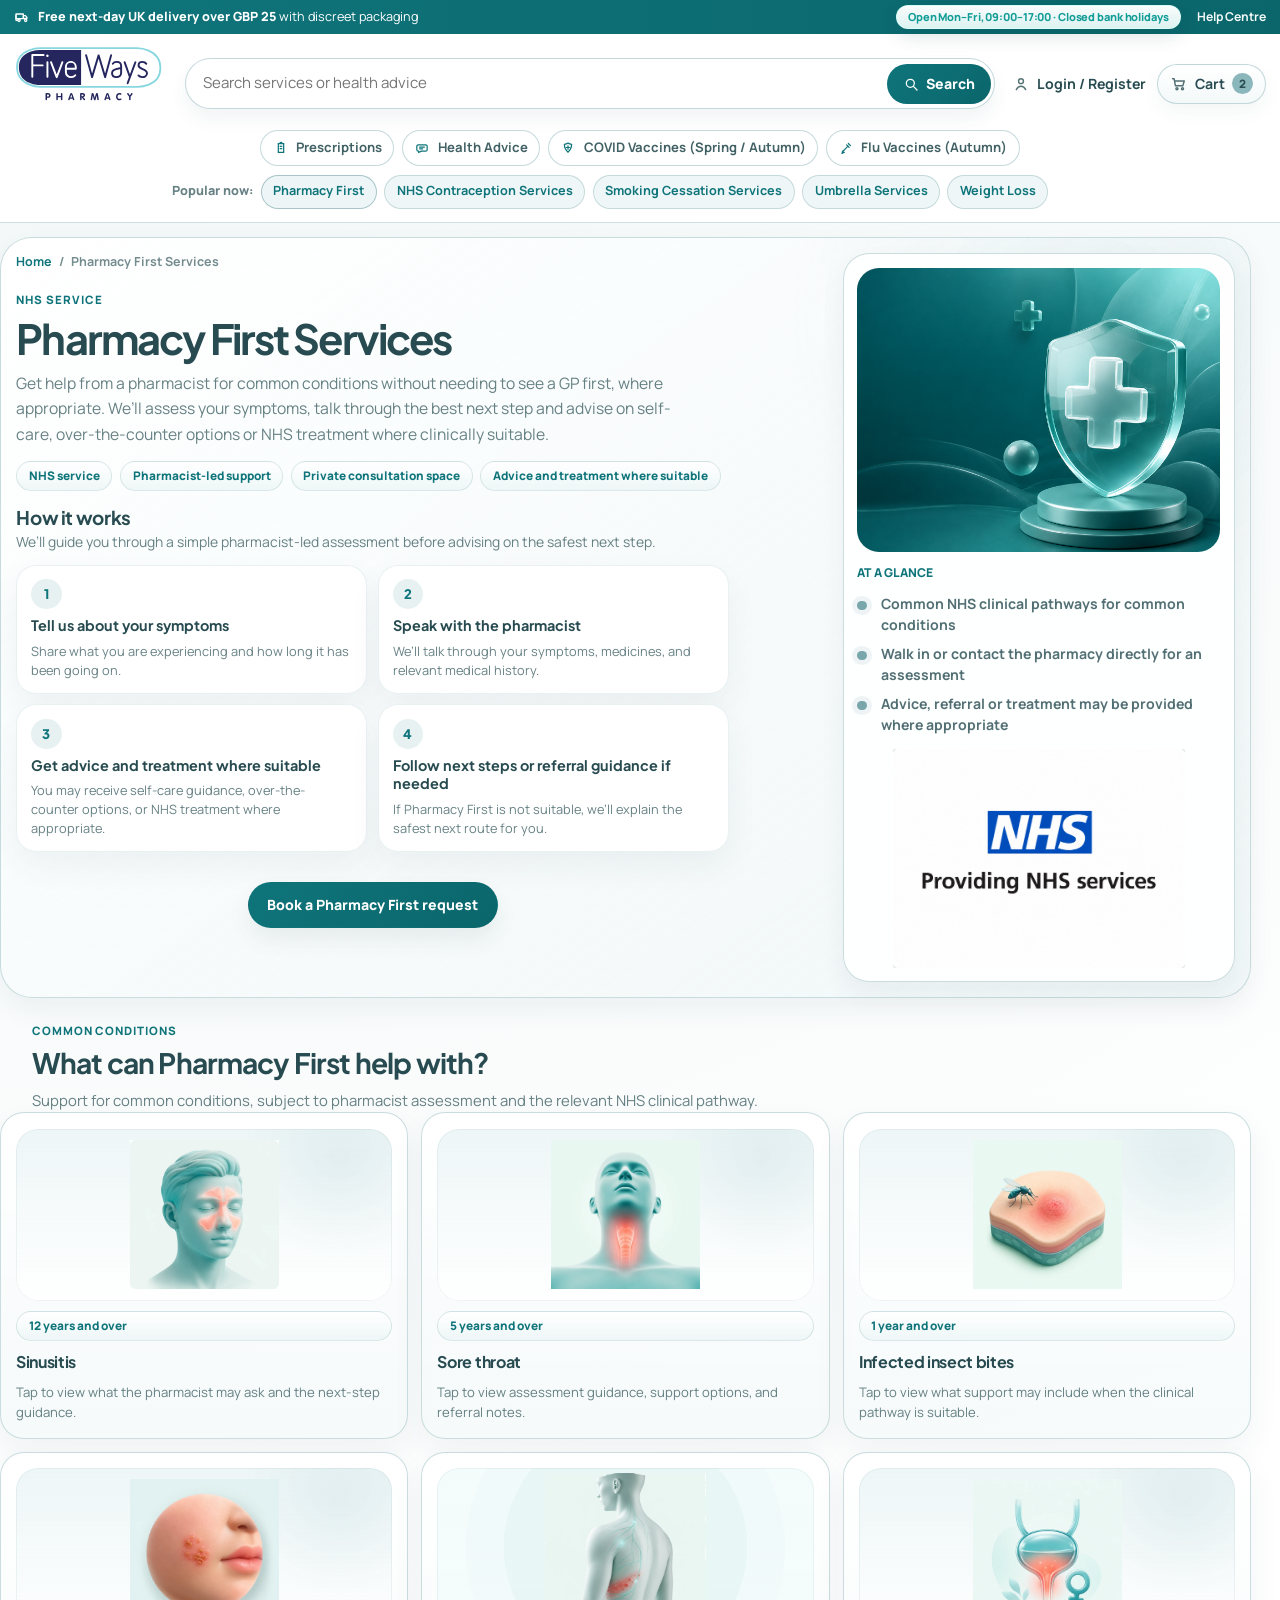
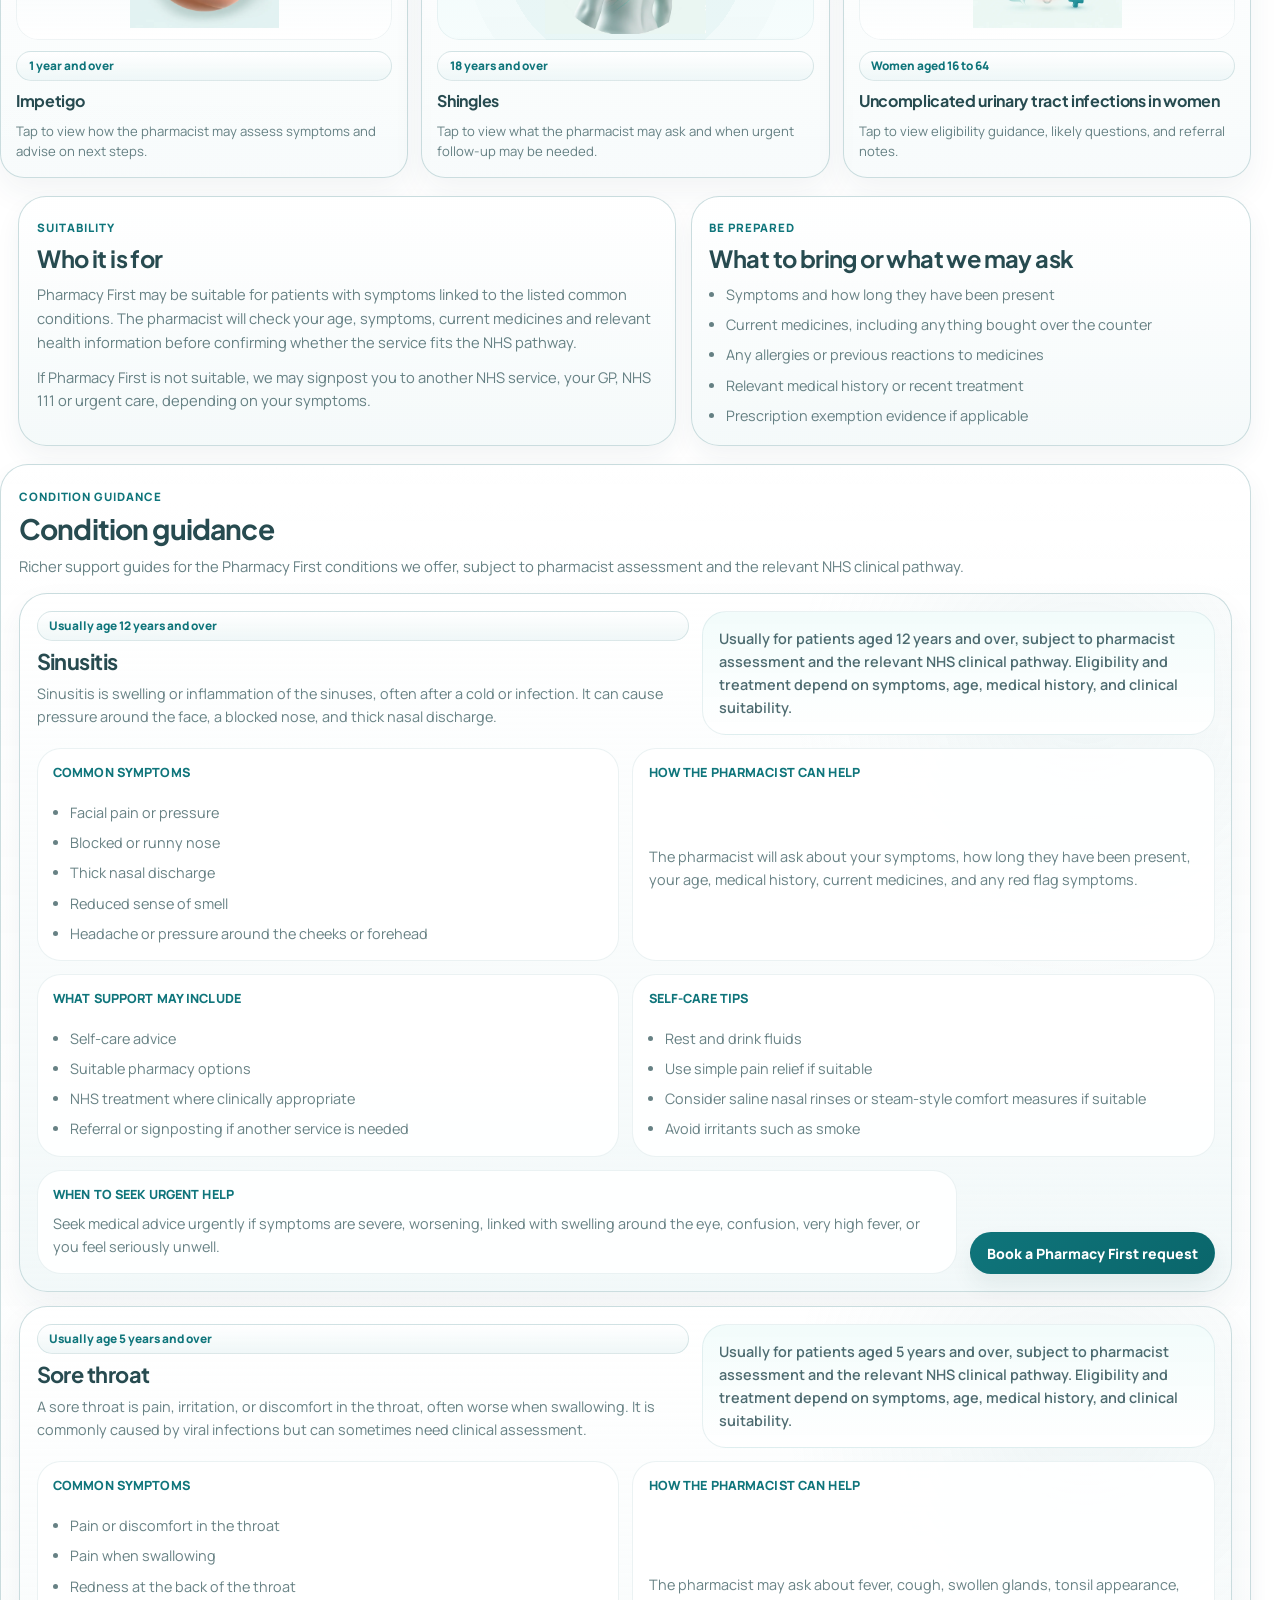
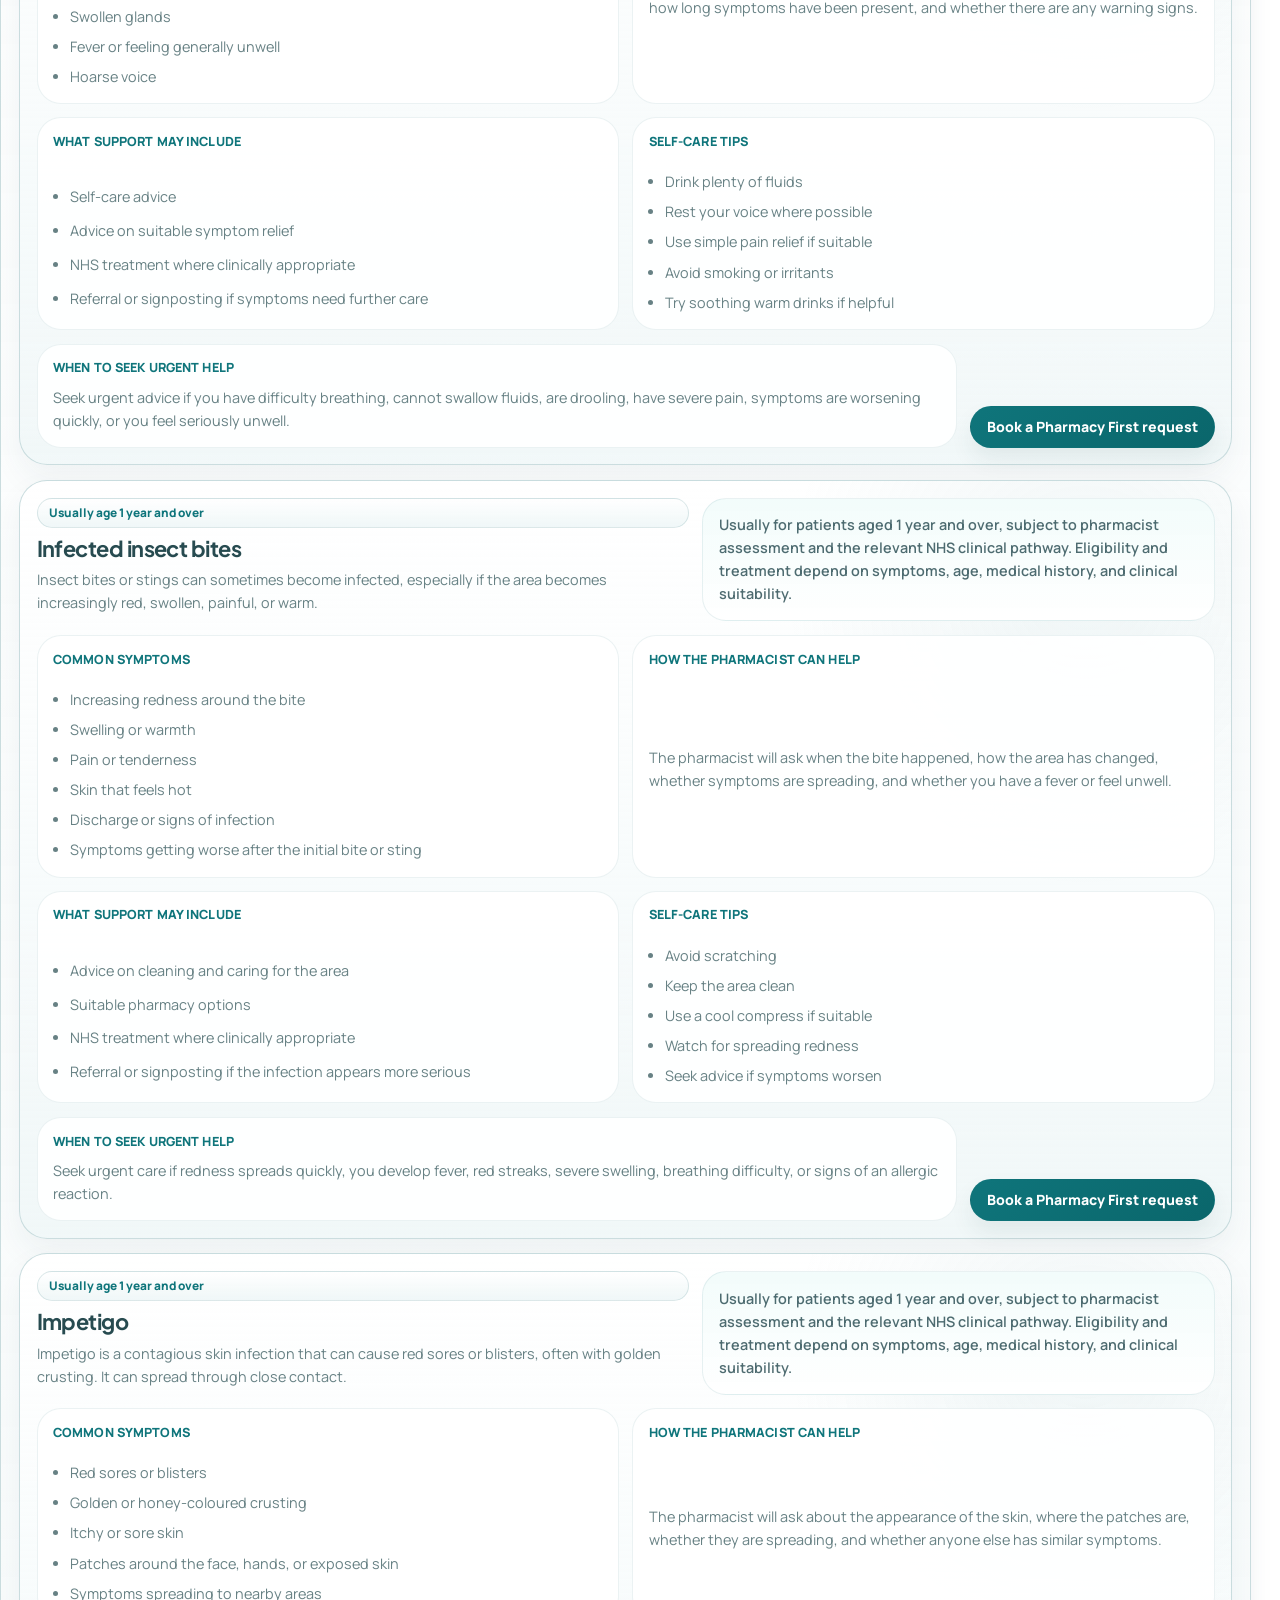
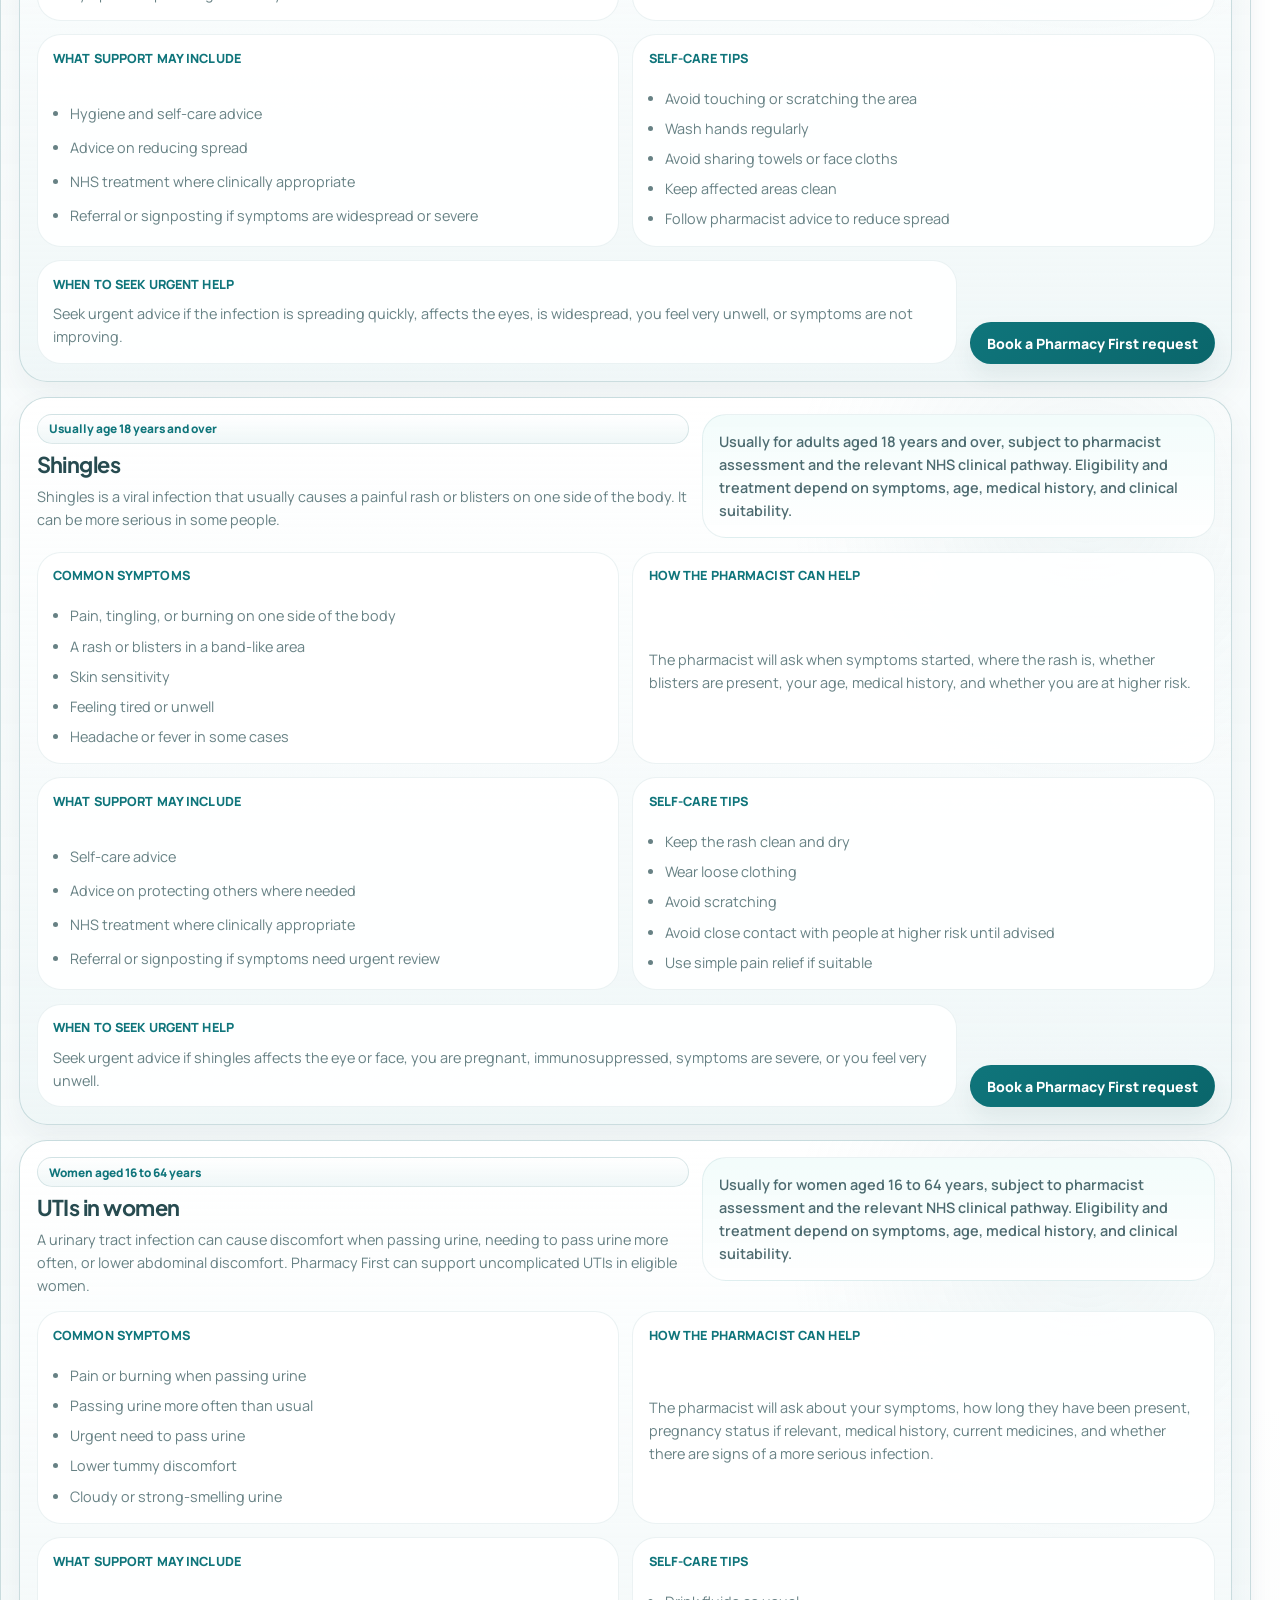
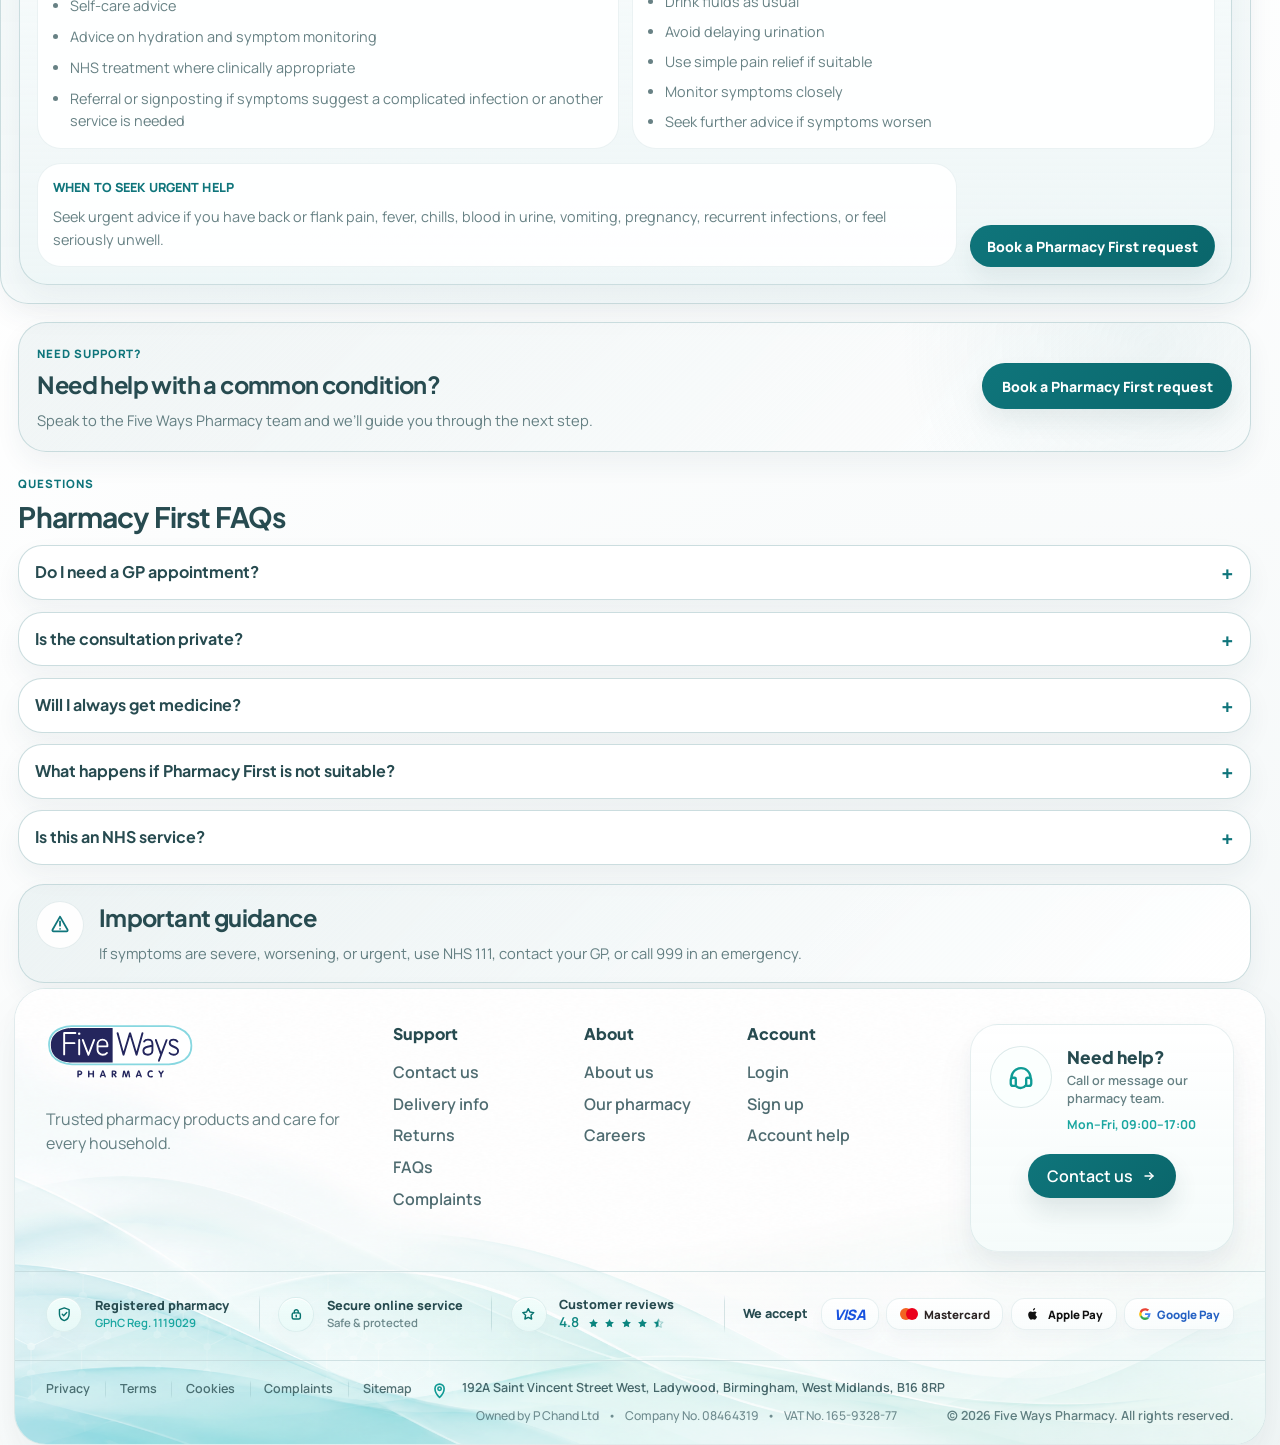
<file: pharmacy-first/index.html>
﻿<!DOCTYPE html>
<html lang="en">
<head>
  <meta charset="UTF-8" />
  <meta name="viewport" content="width=device-width, initial-scale=1.0" />
  <title>Pharmacy First Services | Five Ways Pharmacy</title>
  <meta
    name="description"
    content="Get pharmacist-led Pharmacy First support from Five Ways Pharmacy for common conditions, with advice, self-care guidance and treatment where suitable."
  />
  <link rel="preconnect" href="https://fonts.googleapis.com" />
  <link rel="preconnect" href="https://fonts.gstatic.com" crossorigin />
  <link
    href="https://fonts.googleapis.com/css2?family=Manrope:wght@400;500;600;700;800&family=Plus+Jakarta+Sans:wght@500;600;700;800&display=swap"
    rel="stylesheet"
  />
  <link rel="stylesheet" href="../styles.css" />
</head>
<body>
  <header class="site-header">
    <div class="top-strip">
      <div class="top-strip-inner container">
        <p class="top-strip-message">
          <svg viewBox="0 0 24 24" aria-hidden="true">
            <path d="M3 7.5h11v7H3z" />
            <path d="M14 10h3.2l2.3 2.6V14H14z" />
            <circle cx="7.5" cy="17" r="1.75" />
            <circle cx="17.5" cy="17" r="1.75" />
            <path d="M5.75 17H3V9.25" />
          </svg>
          <span><strong>Free next-day UK delivery over GBP 25</strong> with discreet packaging</span>
        </p>
        <div class="top-strip-links">
          <span class="top-strip-hours" aria-label="Opening hours">
            Open Mon&ndash;Fri, 09:00&ndash;17:00 &middot; Closed bank holidays
          </span>
          <a href="#" aria-label="Customer support">Help Centre</a>
        </div>
      </div>
    </div>

    <div class="header-shell container">
      <div class="header-main">
        <button
          class="mobile-menu-toggle"
          type="button"
          aria-label="Open menu"
          aria-expanded="false"
          aria-controls="mobile-menu-drawer"
          aria-haspopup="dialog"
        >
          <svg viewBox="0 0 24 24" aria-hidden="true">
            <path d="M4.5 7.25h15" />
            <path d="M4.5 12h15" />
            <path d="M4.5 16.75h15" />
          </svg>
        </button>

        <a class="brand" href="../index.html" aria-label="Five Ways Pharmacy home">
          <img
            class="brand-logo"
            src="../assets/brand/fiveways-logo-new.svg"
            alt="Five Ways Pharmacy"
            width="454"
            height="227"
          />
        </a>

        <form class="search-bar" role="search" aria-label="Site search">
          <label class="sr-only" for="site-search">Search services or health advice</label>
          <input
            id="site-search"
            type="search"
            placeholder="Search services or health advice"
            aria-label="Search services or health advice"
          />
          <button type="submit">
            <svg viewBox="0 0 24 24" aria-hidden="true">
              <circle cx="11" cy="11" r="6" />
              <path d="M16 16l5 5" />
            </svg>
            <span>Search</span>
          </button>
        </form>

        <nav class="header-actions" aria-label="User actions">
          <div class="header-account">
            <a class="header-action header-account__link" href="../account.html" aria-label="Login or register">
              <svg viewBox="0 0 24 24" aria-hidden="true">
                <circle cx="12" cy="8.25" r="3.25" />
                <path d="M5.75 19.5c1.35-3.05 4.05-4.6 6.25-4.6s4.9 1.55 6.25 4.6" />
              </svg>
              <span class="header-account__label">Login / Register</span>
            </a>

            <a class="header-action header-account__mobile-link" href="../account.html" aria-label="Login / Register">
              <svg viewBox="0 0 24 24" aria-hidden="true">
                <circle cx="12" cy="8.25" r="3.25" />
                <path d="M5.75 19.5c1.35-3.05 4.05-4.6 6.25-4.6s4.9 1.55 6.25 4.6" />
              </svg>
              <span class="sr-only">Login or register</span>
            </a>
          </div>

          <a href="#" class="cart-pill" aria-label="Shopping cart with 2 items">
            <svg viewBox="0 0 24 24" aria-hidden="true">
              <path d="M3.5 5h2l1.7 9.25h9.9L19 8H6.2" />
              <circle cx="9.25" cy="18.25" r="1.35" />
              <circle cx="16.7" cy="18.25" r="1.35" />
            </svg>
            <span class="cart-pill-label">Cart</span>
            <span class="cart-pill-count">2</span>
          </a>
        </nav>
      </div>

      <div class="header-browse">
        <nav class="category-nav" aria-label="Main categories">
          <div class="category-pill-dropdown category-pill-dropdown--desktop-hide">
            <a href="../pharmacy-services.html" aria-haspopup="true">
              <svg viewBox="0 0 24 24" aria-hidden="true">
                <path d="M8 5.5h8v13H8z" />
                <path d="M10 3.75h4" />
                <path d="M10 9.5h4" />
                <path d="M10 13h4" />
              </svg>
              <span>Pharmacy Services</span>
            </a>

            <div class="category-pill-dropdown-menu" aria-label="Pharmacy Services menu">
              <div class="category-pill-dropdown-section">
                <p>
                  <svg viewBox="0 0 24 24" aria-hidden="true">
                    <path d="M12 19.25c-4.1-2.4-6.75-4.85-6.75-8.2a3.8 3.8 0 0 1 3.95-3.8c1.25 0 2.2.5 2.8 1.35.6-.85 1.55-1.35 2.8-1.35a3.8 3.8 0 0 1 3.95 3.8c0 3.35-2.65 5.8-6.75 8.2Z" />
                    <path d="M12 9.6v4.1" />
                    <path d="M9.95 11.65h4.1" />
                  </svg>
                  <span>Free NHS services</span>
                </p>
                <a href="../pharmacy-first/" class="category-pill-dropdown-link">
                  <span>NHS Pharmacy First</span>
                  <span class="category-pill-free-badge">FREE</span>
                </a>
                <a href="#" class="category-pill-dropdown-link">
                  <span>Stop Smoking Clinic</span>
                  <span class="category-pill-free-badge">FREE</span>
                </a>
                <a href="#" class="category-pill-dropdown-link">
                  <span>Blood Pressure Check</span>
                  <span class="category-pill-free-badge">FREE</span>
                </a>
              </div>

              <div class="category-pill-dropdown-section">
                <p>
                  <svg viewBox="0 0 24 24" aria-hidden="true">
                    <path d="M4.75 13.5h8.2l5.3-6.25c.45-.55 1.35-.55 1.8 0 .4.5.35 1.2-.1 1.65l-4.2 4.6h3.5c.8 0 1.45.65 1.45 1.45s-.65 1.45-1.45 1.45h-3.5l4.2 4.6c.45.45.5 1.15.1 1.65-.45.55-1.35.55-1.8 0l-5.3-6.25h-8.2" />
                    <path d="M7.25 10.4l-2.5 2.1 2.5 2.1" />
                  </svg>
                  <span>Travel &amp; prevention</span>
                </p>
                <a href="#" class="category-pill-dropdown-link">Travel Vaccines</a>
                <a href="../flu-vaccines/" class="category-pill-dropdown-link">Flu Vaccine</a>
                <a href="#" class="category-pill-dropdown-link">Travel Health Advice</a>
              </div>

              <div class="category-pill-dropdown-section">
                <p>
                  <svg viewBox="0 0 24 24" aria-hidden="true">
                    <path d="M8 5.5h8v13H8z" />
                    <path d="M10 3.75h4" />
                    <path d="M10 9.5h4" />
                    <path d="M10 13h4" />
                  </svg>
                  <span>Prescriptions &amp; care</span>
                </p>
                <a href="../repeat-prescriptions/" class="category-pill-dropdown-link">Repeat Prescriptions</a>
                <a href="#" class="category-pill-dropdown-link">Private Consultations</a>
                <a href="#" class="category-pill-dropdown-link">Medicine Advice</a>
              </div>

              <div class="category-pill-dropdown-actions">
                <a href="#" class="category-pill-dropdown-link">
                  <svg viewBox="0 0 24 24" aria-hidden="true">
                    <rect x="4.75" y="4.75" width="5.5" height="5.5" rx="1.1" />
                    <rect x="13.75" y="4.75" width="5.5" height="5.5" rx="1.1" />
                    <rect x="4.75" y="13.75" width="5.5" height="5.5" rx="1.1" />
                    <rect x="13.75" y="13.75" width="5.5" height="5.5" rx="1.1" />
                  </svg>
                  <span>View all services</span>
                  <svg viewBox="0 0 24 24" aria-hidden="true">
                    <path d="M6 12h12" />
                    <path d="M13 7l5 5-5 5" />
                  </svg>
                </a>
                <a href="#" class="category-pill-dropdown-link">
                  <svg viewBox="0 0 24 24" aria-hidden="true">
                    <path d="M12 4.5 13.45 9l4.55 1.45-4.55 1.45L12 16.5l-1.45-4.6L6 10.45 10.55 9 12 4.5Z" />
                    <path d="M18.5 4.75 19 6.25l1.5.5-1.5.5-.5 1.5-.5-1.5-1.5-.5 1.5-.5.5-1.5Z" />
                  </svg>
                  <span>Five Ways Pharmacy AI Assistant</span>
                </a>
              </div>
            </div>
          </div>
          <div class="category-pill-dropdown category-pill-dropdown--compact category-pill-dropdown--prescriptions">
            <button type="button" aria-haspopup="true" aria-expanded="false">
              <svg viewBox="0 0 24 24" aria-hidden="true">
                <path d="M8 5.5h8v13H8z" />
                <path d="M10 3.75h4" />
                <path d="M10 9.5h4" />
                <path d="M10 13h4" />
              </svg>
              <span>Prescriptions</span>
            </button>

            <div class="category-pill-dropdown-menu category-pill-dropdown-menu--compact" aria-label="Prescriptions menu">
              <a href="../emergency-prescriptions/" class="category-pill-dropdown-link">Emergency supply</a>
              <a href="../repeat-prescriptions/" class="category-pill-dropdown-link">Repeat prescriptions</a>
            </div>
          </div>
          <a href="../health-advice/">
            <svg viewBox="0 0 24 24" aria-hidden="true">
              <path d="M6.5 7.25h11a2.25 2.25 0 0 1 2.25 2.25v5a2.25 2.25 0 0 1-2.25 2.25H11l-4 2v-2H6.5A2.25 2.25 0 0 1 4.25 14.5v-5A2.25 2.25 0 0 1 6.5 7.25Z" />
              <path d="M8.5 10.75h7" />
              <path d="M8.5 13.25h4.5" />
            </svg>
            <span>Health Advice</span>
          </a>
          <a href="../index.html#shop-by-category" class="service-led-hidden" hidden>
            <svg viewBox="0 0 24 24" aria-hidden="true">
              <path d="M3.5 5h2l1.7 9.25h9.9L19 8H6.2" />
              <circle cx="9.25" cy="18.25" r="1.35" />
              <circle cx="16.7" cy="18.25" r="1.35" />
            </svg>
            <span>Over-the-counter Purchases</span>
          </a>
          <a href="../covid-vaccines/">
            <svg viewBox="0 0 24 24" aria-hidden="true">
              <path d="M12 4.75c1.95 1 3.95 1.45 5.45 1.7 0 6.2-3.45 10.05-5.45 11.8-2-1.75-5.45-5.6-5.45-11.8 1.5-.25 3.5-.7 5.45-1.7Z" />
              <path d="M12 8.75v5" />
              <path d="M9.5 11.25h5" />
            </svg>
            <span>COVID Vaccines (Spring / Autumn)</span>
          </a>
          <a href="../flu-vaccines/">
            <svg viewBox="0 0 24 24" aria-hidden="true">
              <path d="M15.5 5.25 18.75 8.5" />
              <path d="M8.4 15.85 15 9.25" />
              <path d="M6.4 17.85 8.4 15.85" />
              <path d="M12.9 7.35 16.65 11.1" />
              <path d="M9.55 18.45 5.9 20.1l1.65-3.65" />
            </svg>
            <span>Flu Vaccines (Autumn)</span>
          </a>
          <a href="#" class="category-pill-popular">
            <svg viewBox="0 0 24 24" aria-hidden="true">
              <path d="M12 4.75 13.35 9l4.25 1.35-4.25 1.35L12 15.95 10.65 11.7 6.4 10.35 10.65 9 12 4.75Z" />
              <path d="M18.4 5.35 18.8 6.6l1.25.4-1.25.4-.4 1.25-.4-1.25-1.25-.4 1.25-.4.4-1.25Z" />
            </svg>
            <span>Popular now</span>
          </a>
        </nav>

        <div class="quick-nav" aria-label="Popular shortcuts">
          <p>Popular now:</p>
          <a href="../pharmacy-first/" class="quick-pill quick-pill--featured">Pharmacy First</a>
          <a href="../nhs-contraception-services.html" class="quick-pill">NHS Contraception Services</a>
          <a href="../stop-smoking.html" class="quick-pill">Smoking Cessation Services</a>
          <a href="../umbrella-services.html" class="quick-pill">Umbrella Services</a>
          <a href="../weight-loss.html" class="quick-pill">Weight Loss</a>
        </div>
      </div>
    </div>
  </header>

  <div class="mobile-menu-shell" aria-hidden="true">
    <button class="mobile-menu-overlay" type="button" aria-label="Close menu"></button>
    <aside
      class="mobile-menu-drawer"
      id="mobile-menu-drawer"
      role="dialog"
      aria-modal="true"
      aria-hidden="true"
      aria-labelledby="mobile-menu-title"
    >
      <div class="mobile-menu-drawer-inner">
        <div class="mobile-menu-header">
          <div class="mobile-menu-header-copy">
            <img
              class="mobile-menu-logo"
              src="../assets/brand/fiveways-logo-new.svg"
              alt="Five Ways Pharmacy"
              width="454"
              height="227"
            />
          </div>
          <button class="mobile-menu-close" type="button" aria-label="Close menu">
            <svg viewBox="0 0 24 24" aria-hidden="true">
              <path d="M6.5 6.5 17.5 17.5" />
              <path d="M17.5 6.5 6.5 17.5" />
            </svg>
          </button>
        </div>

        <div class="mobile-menu-body">
          <section class="mobile-menu-section" aria-labelledby="mobile-menu-services">
            <h2 class="mobile-menu-section-title" id="mobile-menu-services">Services</h2>
            <div class="mobile-menu-links">
              <a href="../pharmacy-first/" class="mobile-menu-link">Pharmacy First</a>
              <a href="../stop-smoking.html" class="mobile-menu-link">Smoking Cessation Services</a>
              <a href="../umbrella-services.html" class="mobile-menu-link">Umbrella Services</a>
              <a href="../weight-loss.html" class="mobile-menu-link">Weight Loss</a>
              <a href="../nhs-contraception-services.html" class="mobile-menu-link">NHS Contraception Services</a>
              <details class="mobile-menu-group">
                <summary class="mobile-menu-link mobile-menu-link--toggle">Prescriptions</summary>
                <div class="mobile-menu-submenu">
                  <a href="../emergency-prescriptions/" class="mobile-menu-link">Emergency supply</a>
                  <a href="../repeat-prescriptions/" class="mobile-menu-link">Repeat prescriptions</a>
                </div>
              </details>
              <a href="../health-advice/" class="mobile-menu-link">Health Advice</a>
              <a href="../index.html#shop-by-category" class="mobile-menu-link service-led-hidden" hidden>Over-the-counter Purchases</a>
              <a href="../covid-vaccines/" class="mobile-menu-link">COVID Vaccines (Spring / Autumn)</a>
              <a href="../flu-vaccines/" class="mobile-menu-link">Flu Vaccines (Autumn)</a>
            </div>
          </section>

          <section class="mobile-menu-section" aria-labelledby="mobile-menu-account">
            <h2 class="mobile-menu-section-title" id="mobile-menu-account">Account</h2>
            <div class="mobile-menu-links">
              <a href="../login.html" class="mobile-menu-link">Login</a>
              <a href="../register.html" class="mobile-menu-link">Register</a>
              <a href="#" class="mobile-menu-link">Account help</a>
            </div>
          </section>

          <section class="mobile-menu-section" aria-labelledby="mobile-menu-support">
            <h2 class="mobile-menu-section-title" id="mobile-menu-support">Support</h2>
            <div class="mobile-menu-links">
              <a href="#" class="mobile-menu-link">Delivery info</a>
              <a href="#" class="mobile-menu-link">Returns</a>
              <a href="#" class="mobile-menu-link">FAQs</a>
              <a href="#" class="mobile-menu-link">Complaints</a>
            </div>
          </section>

          <aside class="mobile-menu-help-card" aria-label="Need help">
            <p class="mobile-menu-help-kicker">Need help?</p>
            <h3>Call or message our pharmacy team.</h3>
            <a href="#footer-help-card" class="mobile-menu-help-link">
              <span>Contact us</span>
              <span aria-hidden="true">&rarr;</span>
            </a>
          </aside>
          <button class="mobile-menu-close-button" type="button" aria-label="Close menu">
            Close menu
          </button>
        </div>
      </div>
    </aside>
  </div>

  <div class="compact-header" aria-label="Compact sticky site tools">
    <div class="compact-header-inner container">
      <a class="compact-brand" href="../index.html" aria-label="Five Ways Pharmacy home">
        <img
          class="compact-brand-logo"
          src="../assets/brand/fiveways-logo-new.svg"
          alt="Five Ways Pharmacy"
          width="454"
          height="227"
        />
      </a>
      <form class="compact-search" role="search" aria-label="Compact site search">
        <label class="sr-only" for="compact-site-search">Search services or health advice</label>
        <input
          id="compact-site-search"
          type="search"
          placeholder="Search services or health advice"
          aria-label="Search services or health advice"
        />
        <button type="submit">
          <svg viewBox="0 0 24 24" aria-hidden="true">
            <circle cx="11" cy="11" r="6" />
            <path d="M16 16l5 5" />
          </svg>
          <span>Search</span>
        </button>
      </form>
      <a href="../account.html" class="compact-account" aria-label="Login / Register">
        <svg viewBox="0 0 24 24" aria-hidden="true">
          <circle cx="12" cy="8.25" r="3.25" />
          <path d="M5.75 19.5c1.35-3.05 4.05-4.6 6.25-4.6s4.9 1.55 6.25 4.6" />
        </svg>
        <span class="compact-account-label">Login / Register</span>
      </a>
      <a href="#" class="compact-cart" aria-label="Shopping cart with 2 items">
        <svg viewBox="0 0 24 24" aria-hidden="true">
          <path d="M3.5 5h2l1.7 9.25h9.9L19 8H6.2" />
          <circle cx="9.25" cy="18.25" r="1.35" />
          <circle cx="16.7" cy="18.25" r="1.35" />
        </svg>
        <span class="compact-cart-label">Cart</span>
        <span class="compact-cart-count">2</span>
      </a>
    </div>
  </div>
  <div class="compact-header-sentinel" aria-hidden="true"></div>

  <main class="service-detail-page service-detail-page--pharmacy-first">
    <section class="service-detail-hero container">
      <div class="service-detail-hero-shell">
        <div class="service-detail-hero-copy">
          <nav class="service-detail-breadcrumb" aria-label="Breadcrumb">
            <a href="../index.html">Home</a>
            <span aria-hidden="true">/</span>
            <span aria-current="page">Pharmacy First Services</span>
          </nav>
          <span class="section-kicker">NHS service</span>
          <h1>Pharmacy First Services</h1>
          <p>
            Get help from a pharmacist for common conditions without needing to see a GP first, where appropriate.
            We&rsquo;ll assess your symptoms, talk through the best next step and advise on self-care, over-the-counter
            options or NHS treatment where clinically suitable.
          </p>
          <div class="service-detail-pill-row" aria-label="Service highlights">
            <span>NHS service</span>
            <span>Pharmacist-led support</span>
            <span>Private consultation space</span>
            <span>Advice and treatment where suitable</span>
          </div>
          <div class="service-detail-hero-process" aria-labelledby="pharmacy-first-how-it-works">
            <div class="service-detail-hero-process__intro">
              <h2 id="pharmacy-first-how-it-works">How it works</h2>
              <p>We&rsquo;ll guide you through a simple pharmacist-led assessment before advising on the safest next step.</p>
            </div>
            <div class="service-detail-hero-steps">
              <article class="service-detail-step-card service-detail-step-card--hero">
                <span class="service-detail-step-number">1</span>
                <h3>Tell us about your symptoms</h3>
                <p>Share what you are experiencing and how long it has been going on.</p>
              </article>
              <article class="service-detail-step-card service-detail-step-card--hero">
                <span class="service-detail-step-number">2</span>
                <h3>Speak with the pharmacist</h3>
                <p>We&rsquo;ll talk through your symptoms, medicines, and relevant medical history.</p>
              </article>
              <article class="service-detail-step-card service-detail-step-card--hero">
                <span class="service-detail-step-number">3</span>
                <h3>Get advice and treatment where suitable</h3>
                <p>You may receive self-care guidance, over-the-counter options, or NHS treatment where appropriate.</p>
              </article>
              <article class="service-detail-step-card service-detail-step-card--hero">
                <span class="service-detail-step-number">4</span>
                <h3>Follow next steps or referral guidance if needed</h3>
                <p>If Pharmacy First is not suitable, we&rsquo;ll explain the safest next route for you.</p>
              </article>
            </div>
            <div class="service-detail-action-row service-detail-action-row--hero-process">
              <a href="#footer-help-card" class="service-detail-button service-detail-button--primary">Book a Pharmacy First request</a>
            </div>
          </div>
        </div>

        <aside class="service-detail-hero-card" aria-label="Pharmacy First overview">
          <div class="service-detail-hero-card__media">
            <img
              src="../assets/images/pharmacy-services-made-simple/service-nhs-pharmacy-first.png"
              alt="Pharmacy First Services support illustration"
              loading="eager"
              decoding="async"
            />
          </div>
          <div class="service-detail-hero-card__body">
            <p class="service-detail-hero-card__eyebrow">At a glance</p>
            <ul class="service-detail-checklist">
              <li>Common NHS clinical pathways for common conditions</li>
              <li>Walk in or contact the pharmacy directly for an assessment</li>
              <li>Advice, referral or treatment may be provided where appropriate</li>
            </ul>
            <div class="service-detail-hero-card__badge">
              <img
                src="../assets/images/pharmacy-first/nhs-providing-services.png"
                alt="NHS Providing Services"
                loading="lazy"
                decoding="async"
              />
            </div>
          </div>
        </aside>
      </div>
    </section>

    <section class="service-detail-section container">
      <div class="service-detail-section-head service-detail-section-head--conditions">
        <span class="section-kicker">Common conditions</span>
        <h2>What can Pharmacy First help with?</h2>
        <p>
          Support for common conditions, subject to pharmacist assessment and the relevant NHS clinical pathway.
        </p>
      </div>
      <div class="service-detail-conditions-grid">
        <a class="service-detail-condition-card" href="#sinusitis">
          <span class="service-detail-condition-media">
            <img
              src="../assets/images/pharmacy-first-conditions/sinusitis.webp"
              alt="Sinusitis support illustration"
              loading="lazy"
              decoding="async"
            />
          </span>
          <span class="service-detail-condition-pill">12 years and over</span>
          <h3>Sinusitis</h3>
          <p>Tap to view what the pharmacist may ask and the next-step guidance.</p>
        </a>
        <a class="service-detail-condition-card" href="#sore-throat">
          <span class="service-detail-condition-media">
            <img
              src="../assets/images/pharmacy-first-conditions/sore-throat.webp"
              alt="Sore throat support illustration"
              loading="lazy"
              decoding="async"
            />
          </span>
          <span class="service-detail-condition-pill">5 years and over</span>
          <h3>Sore throat</h3>
          <p>Tap to view assessment guidance, support options, and referral notes.</p>
        </a>
        <a class="service-detail-condition-card" href="#infected-insect-bites">
          <span class="service-detail-condition-media">
            <img
              src="../assets/images/pharmacy-first-conditions/infected-insect-bites.webp"
              alt="Infected insect bites support illustration"
              loading="lazy"
              decoding="async"
            />
          </span>
          <span class="service-detail-condition-pill">1 year and over</span>
          <h3>Infected insect bites</h3>
          <p>Tap to view what support may include when the clinical pathway is suitable.</p>
        </a>
        <a class="service-detail-condition-card" href="#impetigo">
          <span class="service-detail-condition-media">
            <img
              src="../assets/images/pharmacy-first-conditions/impetigo.webp"
              alt="Impetigo support illustration"
              loading="lazy"
              decoding="async"
            />
          </span>
          <span class="service-detail-condition-pill">1 year and over</span>
          <h3>Impetigo</h3>
          <p>Tap to view how the pharmacist may assess symptoms and advise on next steps.</p>
        </a>
        <a class="service-detail-condition-card" href="#shingles">
          <span class="service-detail-condition-media service-detail-condition-media--shingles">
            <img
              src="../assets/images/pharmacy-first-conditions/shingles.png"
              alt="Shingles support illustration"
              loading="lazy"
              decoding="async"
            />
          </span>
          <span class="service-detail-condition-pill">18 years and over</span>
          <h3>Shingles</h3>
          <p>Tap to view what the pharmacist may ask and when urgent follow-up may be needed.</p>
        </a>
        <a class="service-detail-condition-card" href="#uti-women">
          <span class="service-detail-condition-media">
            <img
              src="../assets/images/pharmacy-first-conditions/uti-women.webp"
              alt="Uncomplicated urinary tract infections in women support illustration"
              loading="lazy"
              decoding="async"
            />
          </span>
          <span class="service-detail-condition-pill">Women aged 16 to 64</span>
          <h3>Uncomplicated urinary tract infections in women</h3>
          <p>Tap to view eligibility guidance, likely questions, and referral notes.</p>
        </a>
      </div>
    </section>

    <section class="service-detail-section container">
      <div class="service-detail-info-grid">
        <article class="service-detail-info-card">
          <span class="section-kicker">Suitability</span>
          <h2>Who it is for</h2>
          <p>
            Pharmacy First may be suitable for patients with symptoms linked to the listed common conditions.
            The pharmacist will check your age, symptoms, current medicines and relevant health information before
            confirming whether the service fits the NHS pathway.
          </p>
          <p>
            If Pharmacy First is not suitable, we may signpost you to another NHS service, your GP, NHS 111 or urgent
            care, depending on your symptoms.
          </p>
        </article>

        <article class="service-detail-info-card">
          <span class="section-kicker">Be prepared</span>
          <h2>What to bring or what we may ask</h2>
          <ul class="service-detail-bullet-list">
            <li>Symptoms and how long they have been present</li>
            <li>Current medicines, including anything bought over the counter</li>
            <li>Any allergies or previous reactions to medicines</li>
            <li>Relevant medical history or recent treatment</li>
            <li>Prescription exemption evidence if applicable</li>
          </ul>
        </article>
      </div>
    </section>

    <section class="service-detail-section container">
      <div class="service-detail-panel">
        <div class="service-detail-section-head service-detail-section-head--compact">
          <span class="section-kicker">Condition guidance</span>
          <h2>Condition guidance</h2>
          <p>
            Richer support guides for the Pharmacy First conditions we offer, subject to pharmacist assessment and the
            relevant NHS clinical pathway.
          </p>
        </div>
        <div class="pharmacy-first-guide-stack">
          <article class="pharmacy-first-guide" id="sinusitis">
            <div class="pharmacy-first-guide__header">
              <div class="pharmacy-first-guide__intro">
                <span class="service-detail-condition-pill">Usually age 12 years and over</span>
                <h3>Sinusitis</h3>
                <p>
                  Sinusitis is swelling or inflammation of the sinuses, often after a cold or infection. It can cause
                  pressure around the face, a blocked nose, and thick nasal discharge.
                </p>
              </div>
              <p class="pharmacy-first-guide__eligibility">
                Usually for patients aged 12 years and over, subject to pharmacist assessment and the relevant NHS
                clinical pathway. Eligibility and treatment depend on symptoms, age, medical history, and clinical
                suitability.
              </p>
            </div>

            <div class="pharmacy-first-guide__grid">
              <article class="pharmacy-first-guide__mini-card">
                <h4>Common symptoms</h4>
                <ul class="service-detail-bullet-list pharmacy-first-guide__list">
                  <li>Facial pain or pressure</li>
                  <li>Blocked or runny nose</li>
                  <li>Thick nasal discharge</li>
                  <li>Reduced sense of smell</li>
                  <li>Headache or pressure around the cheeks or forehead</li>
                </ul>
              </article>

              <article class="pharmacy-first-guide__mini-card">
                <h4>How the pharmacist can help</h4>
                <p>
                  The pharmacist will ask about your symptoms, how long they have been present, your age, medical
                  history, current medicines, and any red flag symptoms.
                </p>
              </article>

              <article class="pharmacy-first-guide__mini-card">
                <h4>What support may include</h4>
                <ul class="service-detail-bullet-list pharmacy-first-guide__list">
                  <li>Self-care advice</li>
                  <li>Suitable pharmacy options</li>
                  <li>NHS treatment where clinically appropriate</li>
                  <li>Referral or signposting if another service is needed</li>
                </ul>
              </article>

              <article class="pharmacy-first-guide__mini-card">
                <h4>Self-care tips</h4>
                <ul class="service-detail-bullet-list pharmacy-first-guide__list">
                  <li>Rest and drink fluids</li>
                  <li>Use simple pain relief if suitable</li>
                  <li>Consider saline nasal rinses or steam-style comfort measures if suitable</li>
                  <li>Avoid irritants such as smoke</li>
                </ul>
              </article>
            </div>

            <div class="pharmacy-first-guide__footer">
              <div class="pharmacy-first-guide__urgent">
                <h4>When to seek urgent help</h4>
                <p>
                  Seek medical advice urgently if symptoms are severe, worsening, linked with swelling around the eye,
                  confusion, very high fever, or you feel seriously unwell.
                </p>
              </div>
              <div class="pharmacy-first-guide__cta">
                <a href="#footer-help-card" class="service-detail-button service-detail-button--primary">Book a Pharmacy First request</a>
              </div>
            </div>
          </article>

          <article class="pharmacy-first-guide" id="sore-throat">
            <div class="pharmacy-first-guide__header">
              <div class="pharmacy-first-guide__intro">
                <span class="service-detail-condition-pill">Usually age 5 years and over</span>
                <h3>Sore throat</h3>
                <p>
                  A sore throat is pain, irritation, or discomfort in the throat, often worse when swallowing. It is
                  commonly caused by viral infections but can sometimes need clinical assessment.
                </p>
              </div>
              <p class="pharmacy-first-guide__eligibility">
                Usually for patients aged 5 years and over, subject to pharmacist assessment and the relevant NHS
                clinical pathway. Eligibility and treatment depend on symptoms, age, medical history, and clinical
                suitability.
              </p>
            </div>

            <div class="pharmacy-first-guide__grid">
              <article class="pharmacy-first-guide__mini-card">
                <h4>Common symptoms</h4>
                <ul class="service-detail-bullet-list pharmacy-first-guide__list">
                  <li>Pain or discomfort in the throat</li>
                  <li>Pain when swallowing</li>
                  <li>Redness at the back of the throat</li>
                  <li>Swollen glands</li>
                  <li>Fever or feeling generally unwell</li>
                  <li>Hoarse voice</li>
                </ul>
              </article>

              <article class="pharmacy-first-guide__mini-card">
                <h4>How the pharmacist can help</h4>
                <p>
                  The pharmacist may ask about fever, cough, swollen glands, tonsil appearance, how long symptoms have
                  been present, and whether there are any warning signs.
                </p>
              </article>

              <article class="pharmacy-first-guide__mini-card">
                <h4>What support may include</h4>
                <ul class="service-detail-bullet-list pharmacy-first-guide__list">
                  <li>Self-care advice</li>
                  <li>Advice on suitable symptom relief</li>
                  <li>NHS treatment where clinically appropriate</li>
                  <li>Referral or signposting if symptoms need further care</li>
                </ul>
              </article>

              <article class="pharmacy-first-guide__mini-card">
                <h4>Self-care tips</h4>
                <ul class="service-detail-bullet-list pharmacy-first-guide__list">
                  <li>Drink plenty of fluids</li>
                  <li>Rest your voice where possible</li>
                  <li>Use simple pain relief if suitable</li>
                  <li>Avoid smoking or irritants</li>
                  <li>Try soothing warm drinks if helpful</li>
                </ul>
              </article>
            </div>

            <div class="pharmacy-first-guide__footer">
              <div class="pharmacy-first-guide__urgent">
                <h4>When to seek urgent help</h4>
                <p>
                  Seek urgent advice if you have difficulty breathing, cannot swallow fluids, are drooling, have severe
                  pain, symptoms are worsening quickly, or you feel seriously unwell.
                </p>
              </div>
              <div class="pharmacy-first-guide__cta">
                <a href="#footer-help-card" class="service-detail-button service-detail-button--primary">Book a Pharmacy First request</a>
              </div>
            </div>
          </article>

          <article class="pharmacy-first-guide" id="infected-insect-bites">
            <div class="pharmacy-first-guide__header">
              <div class="pharmacy-first-guide__intro">
                <span class="service-detail-condition-pill">Usually age 1 year and over</span>
                <h3>Infected insect bites</h3>
                <p>
                  Insect bites or stings can sometimes become infected, especially if the area becomes increasingly red,
                  swollen, painful, or warm.
                </p>
              </div>
              <p class="pharmacy-first-guide__eligibility">
                Usually for patients aged 1 year and over, subject to pharmacist assessment and the relevant NHS
                clinical pathway. Eligibility and treatment depend on symptoms, age, medical history, and clinical
                suitability.
              </p>
            </div>

            <div class="pharmacy-first-guide__grid">
              <article class="pharmacy-first-guide__mini-card">
                <h4>Common symptoms</h4>
                <ul class="service-detail-bullet-list pharmacy-first-guide__list">
                  <li>Increasing redness around the bite</li>
                  <li>Swelling or warmth</li>
                  <li>Pain or tenderness</li>
                  <li>Skin that feels hot</li>
                  <li>Discharge or signs of infection</li>
                  <li>Symptoms getting worse after the initial bite or sting</li>
                </ul>
              </article>

              <article class="pharmacy-first-guide__mini-card">
                <h4>How the pharmacist can help</h4>
                <p>
                  The pharmacist will ask when the bite happened, how the area has changed, whether symptoms are
                  spreading, and whether you have a fever or feel unwell.
                </p>
              </article>

              <article class="pharmacy-first-guide__mini-card">
                <h4>What support may include</h4>
                <ul class="service-detail-bullet-list pharmacy-first-guide__list">
                  <li>Advice on cleaning and caring for the area</li>
                  <li>Suitable pharmacy options</li>
                  <li>NHS treatment where clinically appropriate</li>
                  <li>Referral or signposting if the infection appears more serious</li>
                </ul>
              </article>

              <article class="pharmacy-first-guide__mini-card">
                <h4>Self-care tips</h4>
                <ul class="service-detail-bullet-list pharmacy-first-guide__list">
                  <li>Avoid scratching</li>
                  <li>Keep the area clean</li>
                  <li>Use a cool compress if suitable</li>
                  <li>Watch for spreading redness</li>
                  <li>Seek advice if symptoms worsen</li>
                </ul>
              </article>
            </div>

            <div class="pharmacy-first-guide__footer">
              <div class="pharmacy-first-guide__urgent">
                <h4>When to seek urgent help</h4>
                <p>
                  Seek urgent care if redness spreads quickly, you develop fever, red streaks, severe swelling,
                  breathing difficulty, or signs of an allergic reaction.
                </p>
              </div>
              <div class="pharmacy-first-guide__cta">
                <a href="#footer-help-card" class="service-detail-button service-detail-button--primary">Book a Pharmacy First request</a>
              </div>
            </div>
          </article>

          <article class="pharmacy-first-guide" id="impetigo">
            <div class="pharmacy-first-guide__header">
              <div class="pharmacy-first-guide__intro">
                <span class="service-detail-condition-pill">Usually age 1 year and over</span>
                <h3>Impetigo</h3>
                <p>
                  Impetigo is a contagious skin infection that can cause red sores or blisters, often with golden
                  crusting. It can spread through close contact.
                </p>
              </div>
              <p class="pharmacy-first-guide__eligibility">
                Usually for patients aged 1 year and over, subject to pharmacist assessment and the relevant NHS
                clinical pathway. Eligibility and treatment depend on symptoms, age, medical history, and clinical
                suitability.
              </p>
            </div>

            <div class="pharmacy-first-guide__grid">
              <article class="pharmacy-first-guide__mini-card">
                <h4>Common symptoms</h4>
                <ul class="service-detail-bullet-list pharmacy-first-guide__list">
                  <li>Red sores or blisters</li>
                  <li>Golden or honey-coloured crusting</li>
                  <li>Itchy or sore skin</li>
                  <li>Patches around the face, hands, or exposed skin</li>
                  <li>Symptoms spreading to nearby areas</li>
                </ul>
              </article>

              <article class="pharmacy-first-guide__mini-card">
                <h4>How the pharmacist can help</h4>
                <p>
                  The pharmacist will ask about the appearance of the skin, where the patches are, whether they are
                  spreading, and whether anyone else has similar symptoms.
                </p>
              </article>

              <article class="pharmacy-first-guide__mini-card">
                <h4>What support may include</h4>
                <ul class="service-detail-bullet-list pharmacy-first-guide__list">
                  <li>Hygiene and self-care advice</li>
                  <li>Advice on reducing spread</li>
                  <li>NHS treatment where clinically appropriate</li>
                  <li>Referral or signposting if symptoms are widespread or severe</li>
                </ul>
              </article>

              <article class="pharmacy-first-guide__mini-card">
                <h4>Self-care tips</h4>
                <ul class="service-detail-bullet-list pharmacy-first-guide__list">
                  <li>Avoid touching or scratching the area</li>
                  <li>Wash hands regularly</li>
                  <li>Avoid sharing towels or face cloths</li>
                  <li>Keep affected areas clean</li>
                  <li>Follow pharmacist advice to reduce spread</li>
                </ul>
              </article>
            </div>

            <div class="pharmacy-first-guide__footer">
              <div class="pharmacy-first-guide__urgent">
                <h4>When to seek urgent help</h4>
                <p>
                  Seek urgent advice if the infection is spreading quickly, affects the eyes, is widespread, you feel
                  very unwell, or symptoms are not improving.
                </p>
              </div>
              <div class="pharmacy-first-guide__cta">
                <a href="#footer-help-card" class="service-detail-button service-detail-button--primary">Book a Pharmacy First request</a>
              </div>
            </div>
          </article>

          <article class="pharmacy-first-guide" id="shingles">
            <div class="pharmacy-first-guide__header">
              <div class="pharmacy-first-guide__intro">
                <span class="service-detail-condition-pill">Usually age 18 years and over</span>
                <h3>Shingles</h3>
                <p>
                  Shingles is a viral infection that usually causes a painful rash or blisters on one side of the body.
                  It can be more serious in some people.
                </p>
              </div>
              <p class="pharmacy-first-guide__eligibility">
                Usually for adults aged 18 years and over, subject to pharmacist assessment and the relevant NHS
                clinical pathway. Eligibility and treatment depend on symptoms, age, medical history, and clinical
                suitability.
              </p>
            </div>

            <div class="pharmacy-first-guide__grid">
              <article class="pharmacy-first-guide__mini-card">
                <h4>Common symptoms</h4>
                <ul class="service-detail-bullet-list pharmacy-first-guide__list">
                  <li>Pain, tingling, or burning on one side of the body</li>
                  <li>A rash or blisters in a band-like area</li>
                  <li>Skin sensitivity</li>
                  <li>Feeling tired or unwell</li>
                  <li>Headache or fever in some cases</li>
                </ul>
              </article>

              <article class="pharmacy-first-guide__mini-card">
                <h4>How the pharmacist can help</h4>
                <p>
                  The pharmacist will ask when symptoms started, where the rash is, whether blisters are present, your
                  age, medical history, and whether you are at higher risk.
                </p>
              </article>

              <article class="pharmacy-first-guide__mini-card">
                <h4>What support may include</h4>
                <ul class="service-detail-bullet-list pharmacy-first-guide__list">
                  <li>Self-care advice</li>
                  <li>Advice on protecting others where needed</li>
                  <li>NHS treatment where clinically appropriate</li>
                  <li>Referral or signposting if symptoms need urgent review</li>
                </ul>
              </article>

              <article class="pharmacy-first-guide__mini-card">
                <h4>Self-care tips</h4>
                <ul class="service-detail-bullet-list pharmacy-first-guide__list">
                  <li>Keep the rash clean and dry</li>
                  <li>Wear loose clothing</li>
                  <li>Avoid scratching</li>
                  <li>Avoid close contact with people at higher risk until advised</li>
                  <li>Use simple pain relief if suitable</li>
                </ul>
              </article>
            </div>

            <div class="pharmacy-first-guide__footer">
              <div class="pharmacy-first-guide__urgent">
                <h4>When to seek urgent help</h4>
                <p>
                  Seek urgent advice if shingles affects the eye or face, you are pregnant, immunosuppressed, symptoms
                  are severe, or you feel very unwell.
                </p>
              </div>
              <div class="pharmacy-first-guide__cta">
                <a href="#footer-help-card" class="service-detail-button service-detail-button--primary">Book a Pharmacy First request</a>
              </div>
            </div>
          </article>

          <article class="pharmacy-first-guide" id="uti-women">
            <div class="pharmacy-first-guide__header">
              <div class="pharmacy-first-guide__intro">
                <span class="service-detail-condition-pill">Women aged 16 to 64 years</span>
                <h3>UTIs in women</h3>
                <p>
                  A urinary tract infection can cause discomfort when passing urine, needing to pass urine more often,
                  or lower abdominal discomfort. Pharmacy First can support uncomplicated UTIs in eligible women.
                </p>
              </div>
              <p class="pharmacy-first-guide__eligibility">
                Usually for women aged 16 to 64 years, subject to pharmacist assessment and the relevant NHS clinical
                pathway. Eligibility and treatment depend on symptoms, age, medical history, and clinical suitability.
              </p>
            </div>

            <div class="pharmacy-first-guide__grid">
              <article class="pharmacy-first-guide__mini-card">
                <h4>Common symptoms</h4>
                <ul class="service-detail-bullet-list pharmacy-first-guide__list">
                  <li>Pain or burning when passing urine</li>
                  <li>Passing urine more often than usual</li>
                  <li>Urgent need to pass urine</li>
                  <li>Lower tummy discomfort</li>
                  <li>Cloudy or strong-smelling urine</li>
                </ul>
              </article>

              <article class="pharmacy-first-guide__mini-card">
                <h4>How the pharmacist can help</h4>
                <p>
                  The pharmacist will ask about your symptoms, how long they have been present, pregnancy status if
                  relevant, medical history, current medicines, and whether there are signs of a more serious infection.
                </p>
              </article>

              <article class="pharmacy-first-guide__mini-card">
                <h4>What support may include</h4>
                <ul class="service-detail-bullet-list pharmacy-first-guide__list">
                  <li>Self-care advice</li>
                  <li>Advice on hydration and symptom monitoring</li>
                  <li>NHS treatment where clinically appropriate</li>
                  <li>Referral or signposting if symptoms suggest a complicated infection or another service is needed</li>
                </ul>
              </article>

              <article class="pharmacy-first-guide__mini-card">
                <h4>Self-care tips</h4>
                <ul class="service-detail-bullet-list pharmacy-first-guide__list">
                  <li>Drink fluids as usual</li>
                  <li>Avoid delaying urination</li>
                  <li>Use simple pain relief if suitable</li>
                  <li>Monitor symptoms closely</li>
                  <li>Seek further advice if symptoms worsen</li>
                </ul>
              </article>
            </div>

            <div class="pharmacy-first-guide__footer">
              <div class="pharmacy-first-guide__urgent">
                <h4>When to seek urgent help</h4>
                <p>
                  Seek urgent advice if you have back or flank pain, fever, chills, blood in urine, vomiting,
                  pregnancy, recurrent infections, or feel seriously unwell.
                </p>
              </div>
              <div class="pharmacy-first-guide__cta">
                <a href="#footer-help-card" class="service-detail-button service-detail-button--primary">Book a Pharmacy First request</a>
              </div>
            </div>
          </article>
        </div>
      </div>
    </section>

    <section class="service-detail-section container" id="pharmacy-first-start">
      <div class="service-detail-cta-panel">
        <div class="service-detail-cta-copy">
          <span class="section-kicker">Need support?</span>
          <h2>Need help with a common condition?</h2>
          <p>Speak to the Five Ways Pharmacy team and we&rsquo;ll guide you through the next step.</p>
        </div>
        <div class="service-detail-action-row service-detail-action-row--cta">
          <a href="#footer-help-card" class="service-detail-button service-detail-button--primary">Book a Pharmacy First request</a>
        </div>
      </div>
    </section>

    <section class="service-detail-section container">
      <div class="service-detail-section-head">
        <span class="section-kicker">Questions</span>
        <h2>Pharmacy First FAQs</h2>
      </div>
      <div class="service-detail-faq-list">
        <details class="service-detail-faq-item">
          <summary>Do I need a GP appointment?</summary>
          <p>
            Not usually for the Pharmacy First consultation itself. You can speak to the pharmacy directly and the
            pharmacist will assess whether the service is suitable for your symptoms.
          </p>
        </details>
        <details class="service-detail-faq-item">
          <summary>Is the consultation private?</summary>
          <p>
            If you would like more privacy, please ask to speak in the consultation room or a private area where
            available.
          </p>
        </details>
        <details class="service-detail-faq-item">
          <summary>Will I always get medicine?</summary>
          <p>
            No. The pharmacist may give self-care advice, recommend an over-the-counter option, or supply NHS treatment
            only if it is clinically appropriate under the service pathway.
          </p>
        </details>
        <details class="service-detail-faq-item">
          <summary>What happens if Pharmacy First is not suitable?</summary>
          <p>
            We&rsquo;ll explain the safest next step, which may include your GP, another NHS service, NHS 111 or urgent care.
          </p>
        </details>
        <details class="service-detail-faq-item">
          <summary>Is this an NHS service?</summary>
          <p>
            Yes. Pharmacy First is an NHS service in England for eligible patients when symptoms fit one of the clinical
            pathways and the pharmacist confirms the service is appropriate.
          </p>
        </details>
      </div>
    </section>

    <section class="service-detail-section container">
      <div class="service-detail-alert">
        <span class="service-detail-alert__icon" aria-hidden="true">
          <svg viewBox="0 0 24 24">
            <path d="M12 3.9 3.85 18.2A1.2 1.2 0 0 0 4.9 20h14.2a1.2 1.2 0 0 0 1.05-1.8Z" />
            <path d="M12 9v4.75" />
            <circle cx="12" cy="17.3" r="0.9" fill="currentColor" stroke="none" />
          </svg>
        </span>
        <div class="service-detail-alert__copy">
          <h2>Important guidance</h2>
          <p>
            If symptoms are severe, worsening, or urgent, use NHS 111, contact your GP, or call 999 in an emergency.
          </p>
        </div>
      </div>
    </section>
  </main>

  <footer class="site-footer">
    <div class="container">
      <div class="footer-shell">
        <div class="footer-top">
          <div class="footer-brand-block">
            <a class="brand footer-brand" href="../index.html" aria-label="Five Ways Pharmacy home">
              <img
                class="brand-logo"
                src="../assets/brand/fiveways-logo-new.svg"
                alt="Five Ways Pharmacy"
                width="454"
                height="227"
              />
            </a>
            <p>Trusted pharmacy products and care for every household.</p>
          </div>
          <div class="footer-nav-shell">
            <div class="footer-nav">
              <details class="footer-nav-column footer-nav-column--shop footer-nav-accordion service-led-hidden" open hidden>
                <summary class="footer-nav-toggle">
                  <span>Shop</span>
                  <svg viewBox="0 0 24 24" aria-hidden="true">
                    <path d="M7 10.5 12 15l5-4.5" />
                  </svg>
                </summary>
                <div class="footer-nav-links">
                  <a href="#">All products</a>
                  <a href="#">Best sellers</a>
                  <a href="#">Offers</a>
                  <a href="#">Pharmacy services</a>
                  <a href="#">Prescriptions</a>
                </div>
              </details>
              <details class="footer-nav-column footer-nav-accordion" open>
                <summary class="footer-nav-toggle">
                  <span>Support</span>
                  <svg viewBox="0 0 24 24" aria-hidden="true">
                    <path d="M7 10.5 12 15l5-4.5" />
                  </svg>
                </summary>
                <div class="footer-nav-links">
                  <a href="#">Contact us</a>
                  <a href="#">Delivery info</a>
                  <a href="#">Returns</a>
                  <a href="#">FAQs</a>
                  <a href="#">Complaints</a>
                </div>
              </details>
              <details class="footer-nav-column footer-nav-accordion" open>
                <summary class="footer-nav-toggle">
                  <span>About</span>
                  <svg viewBox="0 0 24 24" aria-hidden="true">
                    <path d="M7 10.5 12 15l5-4.5" />
                  </svg>
                </summary>
                <div class="footer-nav-links">
                  <a href="#">About us</a>
                  <a href="#">Our pharmacy</a>
                  <a href="#" class="footer-link--desktop-hide">Blog</a>
                  <a href="#">Careers</a>
                </div>
              </details>
              <details class="footer-nav-column footer-nav-accordion" open>
                <summary class="footer-nav-toggle">
                  <span>Account</span>
                  <svg viewBox="0 0 24 24" aria-hidden="true">
                    <path d="M7 10.5 12 15l5-4.5" />
                  </svg>
                </summary>
                <div class="footer-nav-links">
                  <a href="#">Login</a>
                  <a href="#">Sign up</a>
                  <a href="#">Account help</a>
                </div>
              </details>
            </div>
          </div>
          <aside class="footer-help-card" id="footer-help-card">
            <div class="footer-help-head">
              <span class="footer-help-icon" aria-hidden="true">
                <svg viewBox="0 0 24 24">
                  <path d="M4.8 12.6a7.2 7.2 0 0 1 14.4 0" />
                  <path d="M6.3 12.55h-.1a1.9 1.9 0 0 0-1.9 1.9v2.35a1.9 1.9 0 0 0 1.9 1.9h.95a.95.95 0 0 0 .95-.95v-4.24a.95.95 0 0 0-.95-.95Z" />
                  <path d="M17.7 12.55h.1a1.9 1.9 0 0 1 1.9 1.9v2.35a1.9 1.9 0 0 1-1.9 1.9h-.95a.95.95 0 0 1-.95-.95v-4.24a.95.95 0 0 1 .95-.95Z" />
                  <path d="M8.55 19.05a4.7 4.7 0 0 0 6.9-.7" />
                </svg>
              </span>
              <div class="footer-help-copy">
                <h4>Need help?</h4>
                <p class="footer-help-support">Call or message our pharmacy team.</p>
                <p class="footer-help-hours">Mon&ndash;Fri, 09:00&ndash;17:00</p>
              </div>
            </div>
            <a class="footer-help-cta" href="#footer-help-card">
              <span>Contact us</span>
              <svg viewBox="0 0 24 24" aria-hidden="true">
                <path d="M6 12h12" />
                <path d="M13 7l5 5-5 5" />
              </svg>
            </a>
          </aside>
        </div>
        <div class="footer-middle-strip">
          <article class="footer-strip-feature">
            <span class="footer-strip-icon" aria-hidden="true">
              <svg viewBox="0 0 24 24">
                <path d="M12 3.75 18.25 6v5.55c0 4.32-2.75 7.35-6.25 8.7-3.5-1.35-6.25-4.38-6.25-8.7V6Z" />
                <path d="m9.45 12 1.8 1.8 3.9-4.05" />
              </svg>
            </span>
            <div class="footer-strip-copy footer-strip-copy--registered">
              <strong>Registered pharmacy</strong>
              <small>GPhC Reg. 1119029</small>
            </div>
          </article>
          <article class="footer-strip-feature">
            <span class="footer-strip-icon" aria-hidden="true">
              <svg viewBox="0 0 24 24">
                <rect x="6.7" y="10.2" width="10.6" height="7.9" rx="2" />
                <path d="M9.45 10.2V8.65a2.55 2.55 0 1 1 5.1 0v1.55" />
                <path d="M12 13.3v1.8" />
              </svg>
            </span>
            <div class="footer-strip-copy">
              <strong>Secure online service</strong>
              <small>Safe &amp; protected</small>
            </div>
          </article>
          <article class="footer-strip-feature">
            <span class="footer-strip-icon" aria-hidden="true">
              <svg viewBox="0 0 24 24">
                <path d="m12 4.7 2.15 4.43 4.9.72-3.53 3.45.83 4.8L12 16l-4.35 2.1.83-4.8-3.53-3.45 4.9-.72Z" />
              </svg>
            </span>
            <div class="footer-strip-copy">
              <strong>Customer reviews</strong>
              <small class="footer-review-line">
                <span class="footer-review-value">4.8</span>
                <span class="footer-review-stars" aria-hidden="true">
                  <svg class="footer-review-star footer-review-star--full" viewBox="0 0 24 24">
                    <path class="footer-review-star-fill" d="m12 4.7 2.15 4.43 4.9.72-3.53 3.45.83 4.8L12 16l-4.35 2.1.83-4.8-3.53-3.45 4.9-.72Z" />
                  </svg>
                  <svg class="footer-review-star footer-review-star--full" viewBox="0 0 24 24">
                    <path class="footer-review-star-fill" d="m12 4.7 2.15 4.43 4.9.72-3.53 3.45.83 4.8L12 16l-4.35 2.1.83-4.8-3.53-3.45 4.9-.72Z" />
                  </svg>
                  <svg class="footer-review-star footer-review-star--full" viewBox="0 0 24 24">
                    <path class="footer-review-star-fill" d="m12 4.7 2.15 4.43 4.9.72-3.53 3.45.83 4.8L12 16l-4.35 2.1.83-4.8-3.53-3.45 4.9-.72Z" />
                  </svg>
                  <svg class="footer-review-star footer-review-star--full" viewBox="0 0 24 24">
                    <path class="footer-review-star-fill" d="m12 4.7 2.15 4.43 4.9.72-3.53 3.45.83 4.8L12 16l-4.35 2.1.83-4.8-3.53-3.45 4.9-.72Z" />
                  </svg>
                  <svg class="footer-review-star footer-review-star--half" viewBox="0 0 24 24">
                    <defs>
                      <clipPath id="footer-review-half-clip">
                        <rect x="0" y="0" width="12" height="24" />
                      </clipPath>
                    </defs>
                    <path class="footer-review-star-outline" d="m12 4.7 2.15 4.43 4.9.72-3.53 3.45.83 4.8L12 16l-4.35 2.1.83-4.8-3.53-3.45 4.9-.72Z" />
                    <path class="footer-review-star-half-fill" clip-path="url(#footer-review-half-clip)" d="m12 4.7 2.15 4.43 4.9.72-3.53 3.45.83 4.8L12 16l-4.35 2.1.83-4.8-3.53-3.45 4.9-.72Z" />
                  </svg>
                </span>
              </small>
            </div>
          </article>
          <div class="footer-strip-feature footer-strip-feature--payments">
            <strong class="footer-strip-pay-label">We accept</strong>
            <div class="footer-payment-badges" aria-label="Accepted payment methods">
              <span class="footer-payment-badge footer-payment-badge--visa">
                <span class="footer-payment-logo footer-payment-logo--visa" aria-hidden="true">VISA</span>
              </span>
              <span class="footer-payment-badge footer-payment-badge--mastercard">
                <span class="footer-payment-mark footer-payment-mark--mc" aria-hidden="true"></span>
                <span>Mastercard</span>
              </span>
              <span class="footer-payment-badge footer-payment-badge--apple">
                <svg class="footer-payment-logo footer-payment-logo--apple" viewBox="0 0 24 24" aria-hidden="true">
                  <path d="M15.18 12.55c.02 2.2 1.93 2.93 1.95 2.94-.02.05-.31 1.04-.99 2.05-.59.88-1.21 1.76-2.19 1.78-.95.02-1.26-.56-2.35-.56-1.09 0-1.44.54-2.33.58-.94.04-1.66-.95-2.26-1.82-1.23-1.79-2.17-5.05-.91-7.22.63-1.08 1.75-1.76 2.97-1.78.92-.02 1.8.62 2.35.62.55 0 1.58-.77 2.66-.65.45.02 1.71.18 2.52 1.36-.07.04-1.49.87-1.47 2.7ZM13.87 6.1c.5-.6.85-1.42.76-2.24-.72.03-1.59.48-2.11 1.08-.46.54-.87 1.38-.76 2.19.79.06 1.6-.4 2.11-1.03Z" />
                </svg>
                <span>Apple Pay</span>
              </span>
              <span class="footer-payment-badge footer-payment-badge--google">
                <svg class="footer-payment-logo footer-payment-logo--google" viewBox="0 0 24 24" aria-hidden="true">
                  <path fill="#4285F4" d="M21.6 12.23c0-.67-.06-1.17-.18-1.7H12v3.21h5.53c-.11.8-.7 2-2.01 2.81l-.02.11 2.61 2.02.18.02c1.69-1.56 2.66-3.85 2.66-6.47Z" />
                  <path fill="#34A853" d="M12 22c2.7 0 4.96-.9 6.62-2.45l-3.15-2.44c-.84.58-1.96.98-3.47.98-2.64 0-4.88-1.74-5.68-4.15l-.1.01-2.71 2.1-.03.1A10 10 0 0 0 12 22Z" />
                  <path fill="#FBBC05" d="M6.32 13.94A5.99 5.99 0 0 1 6 12c0-.67.12-1.31.31-1.94l-.01-.13-2.75-2.14-.09.04A10 10 0 0 0 2 12c0 1.59.38 3.09 1.06 4.42l3.26-2.48Z" />
                  <path fill="#EA4335" d="M12 5.91c1.92 0 3.21.83 3.95 1.52l2.88-2.81C16.96 2.88 14.7 2 12 2a10 10 0 0 0-8.94 5.58l3.18 2.47c.81-2.41 3.05-4.14 5.76-4.14Z" />
                </svg>
                <span>Google Pay</span>
              </span>
            </div>
          </div>
        </div>
        <div class="footer-bottom">
          <div class="footer-bottom-main">
            <div class="footer-legal-links">
              <a href="#">Privacy</a>
              <a href="#">Terms</a>
              <a href="#">Cookies</a>
              <a href="#">Complaints</a>
              <a href="#">Sitemap</a>
            </div>
            <div class="footer-address">
              <span class="footer-address-icon" aria-hidden="true">
                <svg viewBox="0 0 24 24">
                  <path d="M12 21s-5.2-5.07-5.2-10a5.2 5.2 0 1 1 10.4 0c0 4.93-5.2 10-5.2 10Z" />
                  <circle cx="12" cy="11" r="1.9" />
                </svg>
              </span>
              <p>192A Saint Vincent Street West, Ladywood, Birmingham, West Midlands, B16 8RP</p>
            </div>
            <div class="footer-copyright">
              <p>&copy; 2026 Five Ways Pharmacy. All rights reserved.</p>
            </div>
          </div>
          <p class="footer-company-details">Owned by P Chand Ltd <span aria-hidden="true">&bull;</span> Company No. 08464319 <span aria-hidden="true">&bull;</span> VAT No. 165-9328-77</p>
        </div>
      </div>
    </div>
  </footer>

  <script>
    (() => {
      const sentinel = document.querySelector(".compact-header-sentinel");
      if (!sentinel) return;

      const stickyOffset = 10;
      let stickyThreshold = 0;
      let scrollFrame = null;
      let measureFrame = null;

      const toggleStickyHeader = (active) => {
        document.body.classList.toggle("compact-header-active", active);
      };

      const measureStickyThreshold = () => {
        stickyThreshold = Math.max(0, Math.round(sentinel.getBoundingClientRect().top + window.scrollY - stickyOffset));
      };

      const syncStickyHeader = () => {
        toggleStickyHeader(window.scrollY >= stickyThreshold);
      };

      const requestStickySync = () => {
        if (scrollFrame !== null) return;

        scrollFrame = window.requestAnimationFrame(() => {
          scrollFrame = null;
          syncStickyHeader();
        });
      };

      const requestStickyMeasure = () => {
        if (measureFrame !== null) return;

        measureFrame = window.requestAnimationFrame(() => {
          measureFrame = null;
          measureStickyThreshold();
          syncStickyHeader();
        });
      };

      measureStickyThreshold();
      syncStickyHeader();

      window.addEventListener("scroll", requestStickySync, { passive: true });
      window.addEventListener("resize", requestStickyMeasure);
      window.addEventListener("orientationchange", requestStickyMeasure);
      window.addEventListener("load", requestStickyMeasure, { once: true });
    })();

    (() => {
      const categorySection = document.getElementById("shop-by-category");
      const serviceSection = document.querySelector(".service-section");
      const heroShowcase = document.querySelector(".home-showcase.hero");
      const heroSide = document.querySelector(".home-showcase.hero > .hero-side");
      const homeMainStack = document.querySelector(".home-showcase.hero > .home-main-stack");
      const mobileViewport = window.matchMedia("(max-width: 560px)");

      if (!categorySection || !serviceSection || !heroShowcase || !heroSide || !homeMainStack) return;

      const categoryOriginalAnchor = document.createComment("shop-by-category-original");
      const serviceOriginalAnchor = document.createComment("service-section-original");
      const serviceMobileAnchor = document.createComment("service-section-mobile");
      const categoryMobileAnchor = document.createComment("shop-by-category-mobile");

      homeMainStack.insertBefore(categoryOriginalAnchor, categorySection);
      serviceSection.parentNode.insertBefore(serviceOriginalAnchor, serviceSection);
      heroShowcase.insertBefore(serviceMobileAnchor, heroSide);
      heroShowcase.insertBefore(categoryMobileAnchor, heroSide.nextSibling);

      const reorderMobileSections = () => {
        if (mobileViewport.matches) {
          if (serviceMobileAnchor.parentNode && serviceSection.nextSibling !== serviceMobileAnchor) {
            serviceMobileAnchor.parentNode.insertBefore(serviceSection, serviceMobileAnchor);
          }

          if (categoryMobileAnchor.parentNode && categorySection.nextSibling !== categoryMobileAnchor) {
            categoryMobileAnchor.parentNode.insertBefore(categorySection, categoryMobileAnchor);
          }

          return;
        }

        if (serviceOriginalAnchor.parentNode && serviceSection.previousSibling !== serviceOriginalAnchor) {
          serviceOriginalAnchor.parentNode.insertBefore(serviceSection, serviceOriginalAnchor.nextSibling);
        }

        if (categoryOriginalAnchor.parentNode && categorySection.previousSibling !== categoryOriginalAnchor) {
          categoryOriginalAnchor.parentNode.insertBefore(categorySection, categoryOriginalAnchor.nextSibling);
        }
      };

      reorderMobileSections();

      if (typeof mobileViewport.addEventListener === "function") {
        mobileViewport.addEventListener("change", reorderMobileSections);
      } else if (typeof mobileViewport.addListener === "function") {
        mobileViewport.addListener(reorderMobileSections);
      }
    })();

    (() => {
      const footerAccordions = Array.from(document.querySelectorAll(".footer-nav-accordion"));
      const footerAccordionViewport = window.matchMedia("(max-width: 980px)");
      let accordionMode = null;

      if (!footerAccordions.length) return;

      const syncFooterAccordions = () => {
        const nextMode = footerAccordionViewport.matches ? "mobile" : "desktop";
        if (nextMode === accordionMode) return;

        accordionMode = nextMode;

        footerAccordions.forEach((accordion) => {
          if (nextMode === "desktop") {
            accordion.setAttribute("open", "");
            return;
          }

          accordion.removeAttribute("open");
        });
      };

      syncFooterAccordions();

      if (typeof footerAccordionViewport.addEventListener === "function") {
        footerAccordionViewport.addEventListener("change", syncFooterAccordions);
      } else if (typeof footerAccordionViewport.addListener === "function") {
        footerAccordionViewport.addListener(syncFooterAccordions);
      }
    })();

    (() => {
      const menuToggle = document.querySelector(".mobile-menu-toggle");
      const menuShell = document.querySelector(".mobile-menu-shell");
      const menuDrawer = document.querySelector(".mobile-menu-drawer");
      const menuOverlay = document.querySelector(".mobile-menu-overlay");
      const menuClose = document.querySelector(".mobile-menu-close");
      const menuCloseButton = document.querySelector(".mobile-menu-close-button");
      const menuGroups = menuShell.querySelectorAll(".mobile-menu-group");

      if (!menuToggle || !menuShell || !menuDrawer || !menuOverlay || !menuClose) return;

      const mobileViewport = window.matchMedia("(max-width: 768px)");
      let lastFocusedElement = null;

      const closeMenu = ({ restoreFocus = true } = {}) => {
        document.body.classList.remove("mobile-menu-open");
        menuShell.setAttribute("aria-hidden", "true");
        menuDrawer.setAttribute("aria-hidden", "true");
        menuToggle.setAttribute("aria-expanded", "false");
        menuGroups.forEach((group) => {
          if (group instanceof HTMLDetailsElement) {
            group.open = false;
          }
        });

        if (restoreFocus && lastFocusedElement instanceof HTMLElement) {
          lastFocusedElement.focus();
        }

        lastFocusedElement = null;
      };

      const openMenu = () => {
        if (!mobileViewport.matches) return;

        lastFocusedElement = document.activeElement instanceof HTMLElement ? document.activeElement : null;

        document.body.classList.add("mobile-menu-open");
        menuShell.setAttribute("aria-hidden", "false");
        menuDrawer.setAttribute("aria-hidden", "false");
        menuToggle.setAttribute("aria-expanded", "true");

        requestAnimationFrame(() => {
          menuClose.focus();
        });
      };

      const toggleMenu = () => {
        if (document.body.classList.contains("mobile-menu-open")) {
          closeMenu();
          return;
        }

        openMenu();
      };

      menuToggle.addEventListener("click", toggleMenu);
      menuClose.addEventListener("click", () => closeMenu());
      menuCloseButton?.addEventListener("click", () => closeMenu());
      menuOverlay.addEventListener("click", () => closeMenu({ restoreFocus: false }));

      menuShell.querySelectorAll("a").forEach((link) => {
        link.addEventListener("click", () => closeMenu({ restoreFocus: false }));
      });

      document.addEventListener("keydown", (event) => {
        if (event.key === "Escape" && document.body.classList.contains("mobile-menu-open")) {
          closeMenu();
        }
      });

      const syncMenuToViewport = () => {
        if (mobileViewport.matches) return;
        closeMenu({ restoreFocus: false });
      };

      if (typeof mobileViewport.addEventListener === "function") {
        mobileViewport.addEventListener("change", syncMenuToViewport);
      } else if (typeof mobileViewport.addListener === "function") {
        mobileViewport.addListener(syncMenuToViewport);
      }
    })();

    (() => {
      const carousel = document.querySelector(".hero-carousel");
      if (!carousel) return;

      const slides = Array.from(carousel.querySelectorAll(".hero-carousel__slide"));
      const dots = Array.from(carousel.querySelectorAll(".hero-carousel__dot"));
      const prevButton = carousel.querySelector(".hero-carousel__arrow--prev");
      const nextButton = carousel.querySelector(".hero-carousel__arrow--next");
      const status = carousel.querySelector(".hero-carousel__status");
      const mobileCarouselViewport = window.matchMedia("(max-width: 768px)");

      if (!slides.length || !dots.length || !prevButton || !nextButton) return;

      const autoplayDelay = 5000;
      const swipeThreshold = 48;
      let activeIndex = Math.max(0, slides.findIndex((slide) => slide.classList.contains("is-active")));
      let autoplayId = null;
      let isHoverPaused = false;
      let isFocusPaused = false;
      let lastInteractionWasKeyboard = false;
      let touchStartX = null;
      let touchStartY = null;

      const markKeyboardInteraction = () => {
        lastInteractionWasKeyboard = true;
      };

      const markPointerInteraction = () => {
        lastInteractionWasKeyboard = false;
      };

      const hasKeyboardFocus = () => document.activeElement && carousel.contains(document.activeElement) && lastInteractionWasKeyboard;
      const isPaused = () => isHoverPaused || isFocusPaused;

      const stopAutoplay = () => {
        if (autoplayId === null) return;
        window.clearInterval(autoplayId);
        autoplayId = null;
      };

      const renderSlide = (nextIndex) => {
        activeIndex = (nextIndex + slides.length) % slides.length;

        slides.forEach((slide, index) => {
          const isActive = index === activeIndex;
          slide.classList.toggle("is-active", isActive);
          slide.setAttribute("aria-hidden", isActive ? "false" : "true");
        });

        dots.forEach((dot, index) => {
          const isActive = index === activeIndex;
          dot.classList.toggle("is-active", isActive);
          dot.setAttribute("aria-current", isActive ? "true" : "false");
        });

        if (status) {
          status.textContent = `Showing ${slides[activeIndex].dataset.slideTitle} slide`;
        }
      };

      const startAutoplay = () => {
        if (autoplayId !== null || slides.length < 2 || isPaused()) return;

        autoplayId = window.setInterval(() => {
          if (isPaused() || slides.length < 2) return;
          renderSlide(activeIndex + 1);
        }, autoplayDelay);
      };

      const restartAutoplay = () => {
        stopAutoplay();
        startAutoplay();
      };

      const goToSlide = (nextIndex) => {
        renderSlide(nextIndex);
        restartAutoplay();
      };

      prevButton.addEventListener("click", () => {
        markPointerInteraction();
        goToSlide(activeIndex - 1);
      });

      nextButton.addEventListener("click", () => {
        markPointerInteraction();
        goToSlide(activeIndex + 1);
      });

      dots.forEach((dot, index) => {
        dot.addEventListener("click", () => {
          markPointerInteraction();
          goToSlide(index);
        });
      });

      carousel.addEventListener("mouseenter", () => {
        isHoverPaused = true;
        stopAutoplay();
      });

      carousel.addEventListener("mouseleave", () => {
        isHoverPaused = false;
        startAutoplay();
      });

      carousel.addEventListener("focusin", () => {
        isFocusPaused = true;
        carousel.classList.toggle("hero-carousel--keyboard-focus", hasKeyboardFocus());
        stopAutoplay();
      });

      carousel.addEventListener("focusout", () => {
        requestAnimationFrame(() => {
          if (carousel.contains(document.activeElement)) {
            carousel.classList.toggle("hero-carousel--keyboard-focus", hasKeyboardFocus());
            return;
          }

          isFocusPaused = false;
          carousel.classList.remove("hero-carousel--keyboard-focus");
          startAutoplay();
        });
      });

      window.addEventListener("keydown", (event) => {
        if (event.key !== "Tab") return;
        markKeyboardInteraction();
        carousel.classList.toggle("hero-carousel--keyboard-focus", hasKeyboardFocus());
      });

      window.addEventListener("mousedown", markPointerInteraction);
      window.addEventListener("pointerdown", markPointerInteraction);
      window.addEventListener("touchstart", markPointerInteraction, { passive: true });

      const handleKeydown = (event) => {
        if (!carousel.contains(document.activeElement)) return;

        if (event.key === "ArrowLeft") {
          event.preventDefault();
          goToSlide(activeIndex - 1);
        }

        if (event.key === "ArrowRight") {
          event.preventDefault();
          goToSlide(activeIndex + 1);
        }
      };

      window.addEventListener("keydown", handleKeydown);

      const handleTouchStart = (event) => {
        if (!mobileCarouselViewport.matches) return;
        const touch = event.changedTouches[0];
        touchStartX = touch.clientX;
        touchStartY = touch.clientY;
      };

      const handleTouchEnd = (event) => {
        if (!mobileCarouselViewport.matches || touchStartX === null || touchStartY === null) return;
        const touch = event.changedTouches[0];
        const deltaX = touch.clientX - touchStartX;
        const deltaY = touch.clientY - touchStartY;

        touchStartX = null;
        touchStartY = null;

        if (Math.abs(deltaX) < swipeThreshold || Math.abs(deltaY) > Math.abs(deltaX)) return;

        if (deltaX > 0) {
          goToSlide(activeIndex - 1);
          return;
        }

        goToSlide(activeIndex + 1);
      };

      carousel.addEventListener("touchstart", handleTouchStart, { passive: true });
      carousel.addEventListener("touchend", handleTouchEnd, { passive: true });

      renderSlide(activeIndex);
      startAutoplay();

      document.addEventListener("visibilitychange", () => {
        if (document.hidden) {
          stopAutoplay();
          return;
        }

        startAutoplay();
      });
    })();
  </script>
</body>
</html>
</file>
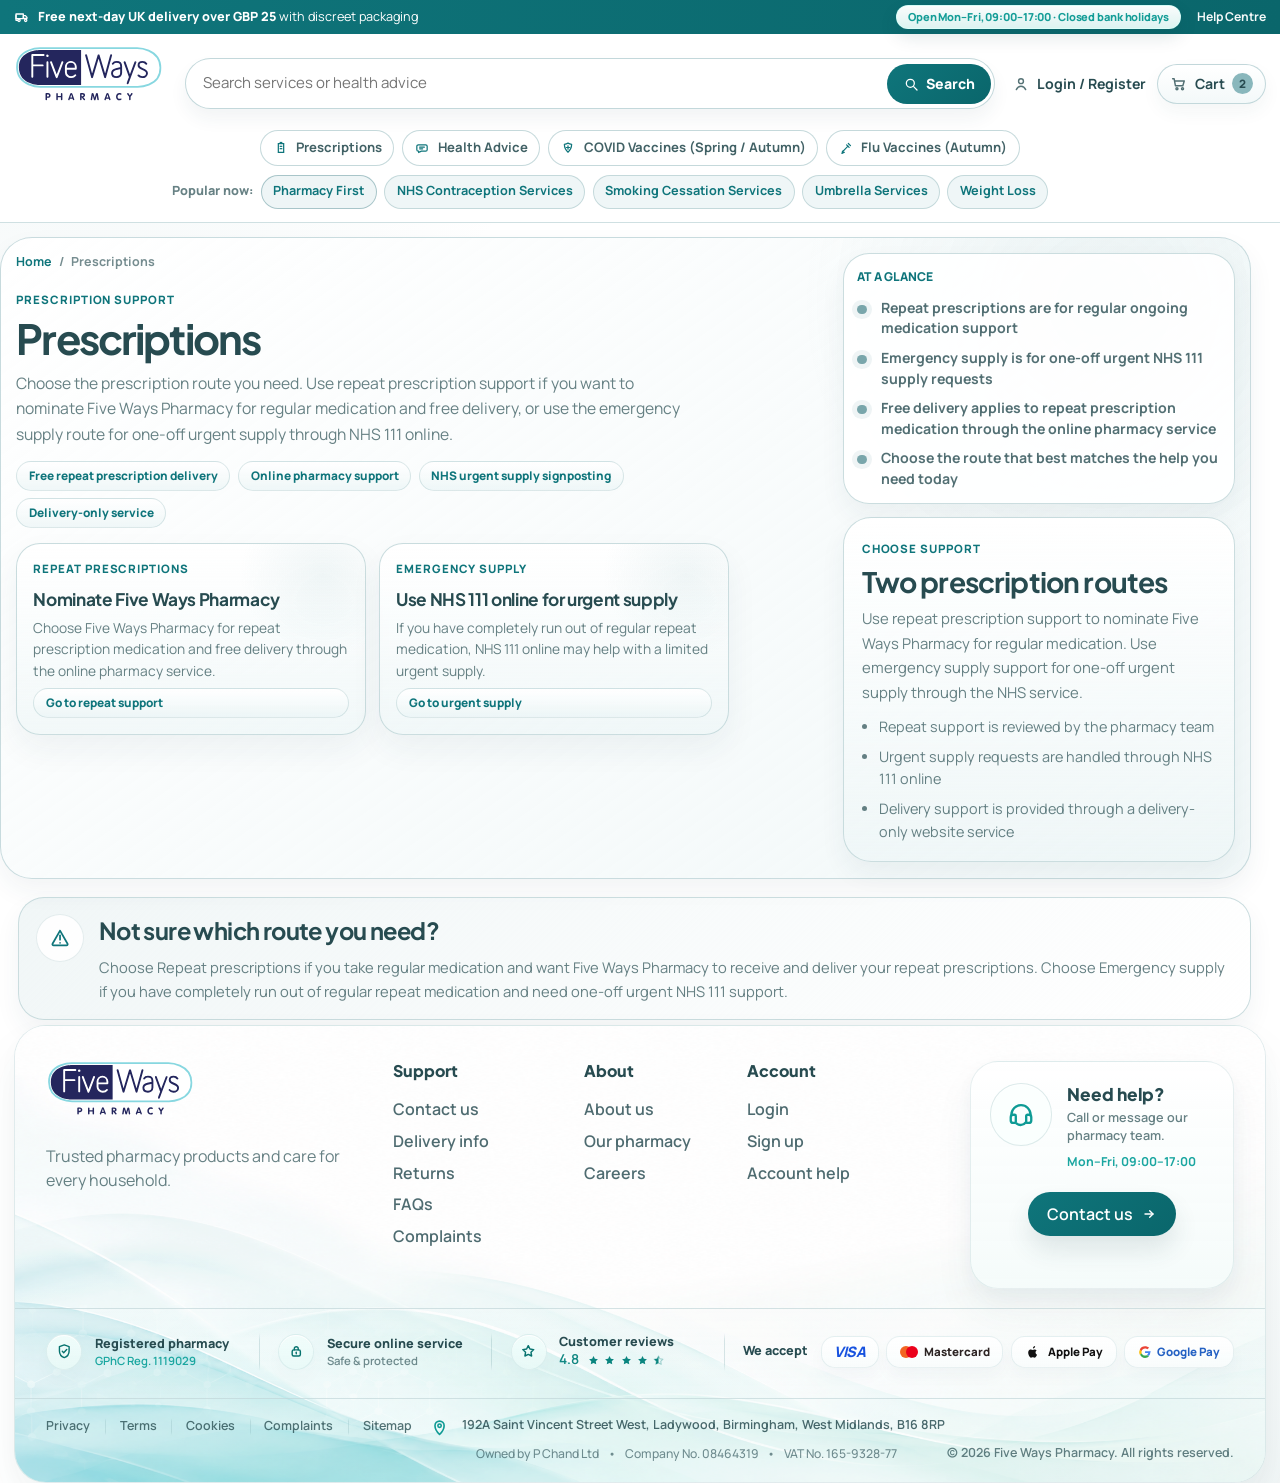
<file: prescriptions/index.html>
﻿<!DOCTYPE html>
<html lang="en">
<head>
  <meta charset="UTF-8" />
  <meta name="viewport" content="width=device-width, initial-scale=1.0" />
  <title>Prescriptions | Five Ways Pharmacy</title>
    <meta
    name="description"
    content="Choose repeat prescription support or emergency supply support with Five Ways Pharmacy."
  />
  <link rel="preconnect" href="https://fonts.googleapis.com" />
  <link rel="preconnect" href="https://fonts.gstatic.com" crossorigin />
  <link
    href="https://fonts.googleapis.com/css2?family=Manrope:wght@400;500;600;700;800&family=Plus+Jakarta+Sans:wght@500;600;700;800&display=swap"
    rel="stylesheet"
  />
  <link rel="stylesheet" href="../styles.css" />
</head>
<body>
  <header class="site-header">
    <div class="top-strip">
      <div class="top-strip-inner container">
        <p class="top-strip-message">
          <svg viewBox="0 0 24 24" aria-hidden="true">
            <path d="M3 7.5h11v7H3z" />
            <path d="M14 10h3.2l2.3 2.6V14H14z" />
            <circle cx="7.5" cy="17" r="1.75" />
            <circle cx="17.5" cy="17" r="1.75" />
            <path d="M5.75 17H3V9.25" />
          </svg>
          <span><strong>Free next-day UK delivery over GBP 25</strong> with discreet packaging</span>
        </p>
        <div class="top-strip-links">
          <span class="top-strip-hours" aria-label="Opening hours">
            Open Mon&ndash;Fri, 09:00&ndash;17:00 &middot; Closed bank holidays
          </span>
          <a href="#" aria-label="Customer support">Help Centre</a>
        </div>
      </div>
    </div>

    <div class="header-shell container">
      <div class="header-main">
        <button
          class="mobile-menu-toggle"
          type="button"
          aria-label="Open menu"
          aria-expanded="false"
          aria-controls="mobile-menu-drawer"
          aria-haspopup="dialog"
        >
          <svg viewBox="0 0 24 24" aria-hidden="true">
            <path d="M4.5 7.25h15" />
            <path d="M4.5 12h15" />
            <path d="M4.5 16.75h15" />
          </svg>
        </button>

        <a class="brand" href="../index.html" aria-label="Five Ways Pharmacy home">
          <img
            class="brand-logo"
            src="../assets/brand/fiveways-logo-new.svg"
            alt="Five Ways Pharmacy"
            width="454"
            height="227"
          />
        </a>

        <form class="search-bar" role="search" aria-label="Site search">
          <label class="sr-only" for="site-search">Search services or health advice</label>
          <input
            id="site-search"
            type="search"
            placeholder="Search services or health advice"
            aria-label="Search services or health advice"
          />
          <button type="submit">
            <svg viewBox="0 0 24 24" aria-hidden="true">
              <circle cx="11" cy="11" r="6" />
              <path d="M16 16l5 5" />
            </svg>
            <span>Search</span>
          </button>
        </form>

        <nav class="header-actions" aria-label="User actions">
          <div class="header-account">
            <a class="header-action header-account__link" href="../account.html" aria-label="Login or register">
              <svg viewBox="0 0 24 24" aria-hidden="true">
                <circle cx="12" cy="8.25" r="3.25" />
                <path d="M5.75 19.5c1.35-3.05 4.05-4.6 6.25-4.6s4.9 1.55 6.25 4.6" />
              </svg>
              <span class="header-account__label">Login / Register</span>
            </a>

            <a class="header-action header-account__mobile-link" href="../account.html" aria-label="Login / Register">
              <svg viewBox="0 0 24 24" aria-hidden="true">
                <circle cx="12" cy="8.25" r="3.25" />
                <path d="M5.75 19.5c1.35-3.05 4.05-4.6 6.25-4.6s4.9 1.55 6.25 4.6" />
              </svg>
              <span class="sr-only">Login or register</span>
            </a>
          </div>

          <a href="#" class="cart-pill" aria-label="Shopping cart with 2 items">
            <svg viewBox="0 0 24 24" aria-hidden="true">
              <path d="M3.5 5h2l1.7 9.25h9.9L19 8H6.2" />
              <circle cx="9.25" cy="18.25" r="1.35" />
              <circle cx="16.7" cy="18.25" r="1.35" />
            </svg>
            <span class="cart-pill-label">Cart</span>
            <span class="cart-pill-count">2</span>
          </a>
        </nav>
      </div>

      <div class="header-browse">
        <nav class="category-nav" aria-label="Main categories">
          <div class="category-pill-dropdown category-pill-dropdown--desktop-hide">
            <a href="../pharmacy-services.html" aria-haspopup="true">
              <svg viewBox="0 0 24 24" aria-hidden="true">
                <path d="M8 5.5h8v13H8z" />
                <path d="M10 3.75h4" />
                <path d="M10 9.5h4" />
                <path d="M10 13h4" />
              </svg>
              <span>Pharmacy Services</span>
            </a>

            <div class="category-pill-dropdown-menu" aria-label="Pharmacy Services menu">
              <div class="category-pill-dropdown-section">
                <p>
                  <svg viewBox="0 0 24 24" aria-hidden="true">
                    <path d="M12 19.25c-4.1-2.4-6.75-4.85-6.75-8.2a3.8 3.8 0 0 1 3.95-3.8c1.25 0 2.2.5 2.8 1.35.6-.85 1.55-1.35 2.8-1.35a3.8 3.8 0 0 1 3.95 3.8c0 3.35-2.65 5.8-6.75 8.2Z" />
                    <path d="M12 9.6v4.1" />
                    <path d="M9.95 11.65h4.1" />
                  </svg>
                  <span>Free NHS services</span>
                </p>
                <a href="../pharmacy-first/" class="category-pill-dropdown-link">
                  <span>NHS Pharmacy First</span>
                  <span class="category-pill-free-badge">FREE</span>
                </a>
                <a href="#" class="category-pill-dropdown-link">
                  <span>Stop Smoking Clinic</span>
                  <span class="category-pill-free-badge">FREE</span>
                </a>
                <a href="#" class="category-pill-dropdown-link">
                  <span>Blood Pressure Check</span>
                  <span class="category-pill-free-badge">FREE</span>
                </a>
              </div>

              <div class="category-pill-dropdown-section">
                <p>
                  <svg viewBox="0 0 24 24" aria-hidden="true">
                    <path d="M4.75 13.5h8.2l5.3-6.25c.45-.55 1.35-.55 1.8 0 .4.5.35 1.2-.1 1.65l-4.2 4.6h3.5c.8 0 1.45.65 1.45 1.45s-.65 1.45-1.45 1.45h-3.5l4.2 4.6c.45.45.5 1.15.1 1.65-.45.55-1.35.55-1.8 0l-5.3-6.25h-8.2" />
                    <path d="M7.25 10.4l-2.5 2.1 2.5 2.1" />
                  </svg>
                  <span>Travel &amp; prevention</span>
                </p>
                <a href="#" class="category-pill-dropdown-link">Travel Vaccines</a>
                <a href="../flu-vaccines/" class="category-pill-dropdown-link">Flu Vaccine</a>
                <a href="#" class="category-pill-dropdown-link">Travel Health Advice</a>
              </div>

              <div class="category-pill-dropdown-section">
                <p>
                  <svg viewBox="0 0 24 24" aria-hidden="true">
                    <path d="M8 5.5h8v13H8z" />
                    <path d="M10 3.75h4" />
                    <path d="M10 9.5h4" />
                    <path d="M10 13h4" />
                  </svg>
                  <span>Prescriptions &amp; care</span>
                </p>
                <a href="../repeat-prescriptions/" class="category-pill-dropdown-link">Repeat Prescriptions</a>
                <a href="#" class="category-pill-dropdown-link">Private Consultations</a>
                <a href="#" class="category-pill-dropdown-link">Medicine Advice</a>
              </div>

              <div class="category-pill-dropdown-actions">
                <a href="#" class="category-pill-dropdown-link">
                  <svg viewBox="0 0 24 24" aria-hidden="true">
                    <rect x="4.75" y="4.75" width="5.5" height="5.5" rx="1.1" />
                    <rect x="13.75" y="4.75" width="5.5" height="5.5" rx="1.1" />
                    <rect x="4.75" y="13.75" width="5.5" height="5.5" rx="1.1" />
                    <rect x="13.75" y="13.75" width="5.5" height="5.5" rx="1.1" />
                  </svg>
                  <span>View all services</span>
                  <svg viewBox="0 0 24 24" aria-hidden="true">
                    <path d="M6 12h12" />
                    <path d="M13 7l5 5-5 5" />
                  </svg>
                </a>
                <a href="#" class="category-pill-dropdown-link">
                  <svg viewBox="0 0 24 24" aria-hidden="true">
                    <path d="M12 4.5 13.45 9l4.55 1.45-4.55 1.45L12 16.5l-1.45-4.6L6 10.45 10.55 9 12 4.5Z" />
                    <path d="M18.5 4.75 19 6.25l1.5.5-1.5.5-.5 1.5-.5-1.5-1.5-.5 1.5-.5.5-1.5Z" />
                  </svg>
                  <span>Five Ways Pharmacy AI Assistant</span>
                </a>
              </div>
            </div>
          </div>
          <div class="category-pill-dropdown category-pill-dropdown--compact category-pill-dropdown--prescriptions">
            <button type="button" aria-haspopup="true" aria-expanded="false">
              <svg viewBox="0 0 24 24" aria-hidden="true">
                <path d="M8 5.5h8v13H8z" />
                <path d="M10 3.75h4" />
                <path d="M10 9.5h4" />
                <path d="M10 13h4" />
              </svg>
              <span>Prescriptions</span>
            </button>

            <div class="category-pill-dropdown-menu category-pill-dropdown-menu--compact" aria-label="Prescriptions menu">
              <a href="../emergency-prescriptions/" class="category-pill-dropdown-link">Emergency supply</a>
              <a href="../repeat-prescriptions/" class="category-pill-dropdown-link">Repeat prescriptions</a>
            </div>
          </div>
          <a href="../health-advice/">
            <svg viewBox="0 0 24 24" aria-hidden="true">
              <path d="M6.5 7.25h11a2.25 2.25 0 0 1 2.25 2.25v5a2.25 2.25 0 0 1-2.25 2.25H11l-4 2v-2H6.5A2.25 2.25 0 0 1 4.25 14.5v-5A2.25 2.25 0 0 1 6.5 7.25Z" />
              <path d="M8.5 10.75h7" />
              <path d="M8.5 13.25h4.5" />
            </svg>
            <span>Health Advice</span>
          </a>
          <a href="../index.html#shop-by-category" class="service-led-hidden" hidden>
            <svg viewBox="0 0 24 24" aria-hidden="true">
              <path d="M3.5 5h2l1.7 9.25h9.9L19 8H6.2" />
              <circle cx="9.25" cy="18.25" r="1.35" />
              <circle cx="16.7" cy="18.25" r="1.35" />
            </svg>
            <span>Over-the-counter Purchases</span>
          </a>
          <a href="../covid-vaccines/">
            <svg viewBox="0 0 24 24" aria-hidden="true">
              <path d="M12 4.75c1.95 1 3.95 1.45 5.45 1.7 0 6.2-3.45 10.05-5.45 11.8-2-1.75-5.45-5.6-5.45-11.8 1.5-.25 3.5-.7 5.45-1.7Z" />
              <path d="M12 8.75v5" />
              <path d="M9.5 11.25h5" />
            </svg>
            <span>COVID Vaccines (Spring / Autumn)</span>
          </a>
          <a href="../flu-vaccines/">
            <svg viewBox="0 0 24 24" aria-hidden="true">
              <path d="M15.5 5.25 18.75 8.5" />
              <path d="M8.4 15.85 15 9.25" />
              <path d="M6.4 17.85 8.4 15.85" />
              <path d="M12.9 7.35 16.65 11.1" />
              <path d="M9.55 18.45 5.9 20.1l1.65-3.65" />
            </svg>
            <span>Flu Vaccines (Autumn)</span>
          </a>
          <a href="#" class="category-pill-popular">
            <svg viewBox="0 0 24 24" aria-hidden="true">
              <path d="M12 4.75 13.35 9l4.25 1.35-4.25 1.35L12 15.95 10.65 11.7 6.4 10.35 10.65 9 12 4.75Z" />
              <path d="M18.4 5.35 18.8 6.6l1.25.4-1.25.4-.4 1.25-.4-1.25-1.25-.4 1.25-.4.4-1.25Z" />
            </svg>
            <span>Popular now</span>
          </a>
        </nav>

        <div class="quick-nav" aria-label="Popular shortcuts">
          <p>Popular now:</p>
          <a href="../pharmacy-first/" class="quick-pill quick-pill--featured">Pharmacy First</a>
          <a href="../nhs-contraception-services/" class="quick-pill">NHS Contraception Services</a>
          <a href="../stop-smoking-clinic/" class="quick-pill">Smoking Cessation Services</a>
          <a href="../umbrella-services/" class="quick-pill">Umbrella Services</a>
          <a href="../weight-loss-support/" class="quick-pill">Weight Loss</a>
        </div>
      </div>
    </div>
  </header>

  <div class="mobile-menu-shell" aria-hidden="true">
    <button class="mobile-menu-overlay" type="button" aria-label="Close menu"></button>
    <aside
      class="mobile-menu-drawer"
      id="mobile-menu-drawer"
      role="dialog"
      aria-modal="true"
      aria-hidden="true"
      aria-labelledby="mobile-menu-title"
    >
      <div class="mobile-menu-drawer-inner">
        <div class="mobile-menu-header">
          <div class="mobile-menu-header-copy">
            <img
              class="mobile-menu-logo"
              src="../assets/brand/fiveways-logo-new.svg"
              alt="Five Ways Pharmacy"
              width="454"
              height="227"
            />
          </div>
          <button class="mobile-menu-close" type="button" aria-label="Close menu">
            <svg viewBox="0 0 24 24" aria-hidden="true">
              <path d="M6.5 6.5 17.5 17.5" />
              <path d="M17.5 6.5 6.5 17.5" />
            </svg>
          </button>
        </div>

        <div class="mobile-menu-body">
          <section class="mobile-menu-section" aria-labelledby="mobile-menu-services">
            <h2 class="mobile-menu-section-title" id="mobile-menu-services">Services</h2>
            <div class="mobile-menu-links">
              <a href="../pharmacy-first/" class="mobile-menu-link">Pharmacy First</a>
              <a href="../stop-smoking-clinic/" class="mobile-menu-link">Smoking Cessation Services</a>
              <a href="../umbrella-services/" class="mobile-menu-link">Umbrella Services</a>
              <a href="../weight-loss-support/" class="mobile-menu-link">Weight Loss</a>
              <a href="../nhs-contraception-services/" class="mobile-menu-link">NHS Contraception Services</a>
              <details class="mobile-menu-group">
                <summary class="mobile-menu-link mobile-menu-link--toggle">Prescriptions</summary>
                <div class="mobile-menu-submenu">
                  <a href="../emergency-prescriptions/" class="mobile-menu-link">Emergency supply</a>
                  <a href="../repeat-prescriptions/" class="mobile-menu-link">Repeat prescriptions</a>
                </div>
              </details>
              <a href="../health-advice/" class="mobile-menu-link">Health Advice</a>
              <a href="../index.html#shop-by-category" class="mobile-menu-link service-led-hidden" hidden>Over-the-counter Purchases</a>
              <a href="../covid-vaccines/" class="mobile-menu-link">COVID Vaccines (Spring / Autumn)</a>
              <a href="../flu-vaccines/" class="mobile-menu-link">Flu Vaccines (Autumn)</a>
            </div>
          </section>

          <section class="mobile-menu-section" aria-labelledby="mobile-menu-account">
            <h2 class="mobile-menu-section-title" id="mobile-menu-account">Account</h2>
            <div class="mobile-menu-links">
              <a href="../login.html" class="mobile-menu-link">Login</a>
              <a href="../register.html" class="mobile-menu-link">Register</a>
              <a href="#" class="mobile-menu-link">Account help</a>
            </div>
          </section>

          <section class="mobile-menu-section" aria-labelledby="mobile-menu-support">
            <h2 class="mobile-menu-section-title" id="mobile-menu-support">Support</h2>
            <div class="mobile-menu-links">
              <a href="../delivery-privacy/" class="mobile-menu-link">Delivery info</a>
              <a href="#" class="mobile-menu-link">Returns</a>
              <a href="#" class="mobile-menu-link">FAQs</a>
              <a href="#" class="mobile-menu-link">Complaints</a>
            </div>
          </section>

          <aside class="mobile-menu-help-card" aria-label="Need help">
            <p class="mobile-menu-help-kicker">Need help?</p>
            <h3>Call or message our pharmacy team.</h3>
            <a href="../speak-to-our-team/" class="mobile-menu-help-link">
              <span>Contact us</span>
              <span aria-hidden="true">&rarr;</span>
            </a>
          </aside>
          <button class="mobile-menu-close-button" type="button" aria-label="Close menu">
            Close menu
          </button>
        </div>
      </div>
    </aside>
  </div>

  <div class="compact-header" aria-label="Compact sticky site tools">
    <div class="compact-header-inner container">
      <a class="compact-brand" href="../index.html" aria-label="Five Ways Pharmacy home">
        <img
          class="compact-brand-logo"
          src="../assets/brand/fiveways-logo-new.svg"
          alt="Five Ways Pharmacy"
          width="454"
          height="227"
        />
      </a>
      <form class="compact-search" role="search" aria-label="Compact site search">
        <label class="sr-only" for="compact-site-search">Search services or health advice</label>
        <input
          id="compact-site-search"
          type="search"
          placeholder="Search services or health advice"
          aria-label="Search services or health advice"
        />
        <button type="submit">
          <svg viewBox="0 0 24 24" aria-hidden="true">
            <circle cx="11" cy="11" r="6" />
            <path d="M16 16l5 5" />
          </svg>
          <span>Search</span>
        </button>
      </form>
      <a href="../account.html" class="compact-account" aria-label="Login / Register">
        <svg viewBox="0 0 24 24" aria-hidden="true">
          <circle cx="12" cy="8.25" r="3.25" />
          <path d="M5.75 19.5c1.35-3.05 4.05-4.6 6.25-4.6s4.9 1.55 6.25 4.6" />
        </svg>
        <span class="compact-account-label">Login / Register</span>
      </a>
      <a href="#" class="compact-cart" aria-label="Shopping cart with 2 items">
        <svg viewBox="0 0 24 24" aria-hidden="true">
          <path d="M3.5 5h2l1.7 9.25h9.9L19 8H6.2" />
          <circle cx="9.25" cy="18.25" r="1.35" />
          <circle cx="16.7" cy="18.25" r="1.35" />
        </svg>
        <span class="compact-cart-label">Cart</span>
        <span class="compact-cart-count">2</span>
      </a>
    </div>
  </div>
  <div class="compact-header-sentinel" aria-hidden="true"></div>

    <main class="service-detail-page service-detail-page--prescriptions">
    <section class="service-detail-hero container">
      <div class="service-detail-hero-shell">
        <div class="service-detail-hero-copy">
          <nav class="service-detail-breadcrumb" aria-label="Breadcrumb">
            <a href="../index.html">Home</a>
            <span aria-hidden="true">/</span>
            <span aria-current="page">Prescriptions</span>
          </nav>
          <span class="section-kicker">Prescription support</span>
          <h1>Prescriptions</h1>
          <p>
            Choose the prescription route you need. Use repeat prescription support if you want to nominate Five Ways
            Pharmacy for regular medication and free delivery, or use the emergency supply route for one-off urgent
            supply through NHS 111 online.
          </p>
          <div class="service-detail-pill-row" aria-label="Prescription service highlights">
            <span>Free repeat prescription delivery</span>
            <span>Online pharmacy support</span>
            <span>NHS urgent supply signposting</span>
            <span>Delivery-only service</span>
          </div>
          <div class="prescriptions-route-grid" aria-label="Prescription support routes">
            <a href="../repeat-prescriptions/" class="prescriptions-route-card">
              <span class="section-kicker">Repeat prescriptions</span>
              <h2>Nominate Five Ways Pharmacy</h2>
              <p>
                Choose Five Ways Pharmacy for repeat prescription medication and free delivery through the online pharmacy
                service.
              </p>
              <span class="service-detail-condition-pill">Go to repeat support</span>
            </a>

            <a href="../emergency-prescriptions/" class="prescriptions-route-card">
              <span class="section-kicker">Emergency supply</span>
              <h2>Use NHS 111 online for urgent supply</h2>
              <p>
                If you have completely run out of regular repeat medication, NHS 111 online may help with a limited urgent
                supply.
              </p>
              <span class="service-detail-condition-pill">Go to urgent supply</span>
            </a>
          </div>
        </div>

        <div class="service-detail-hero-rail">
          <aside class="service-detail-hero-card" aria-label="Prescriptions overview">
            <div class="service-detail-hero-card__body">
              <p class="service-detail-hero-card__eyebrow">At a glance</p>
              <ul class="service-detail-checklist">
                <li>Repeat prescriptions are for regular ongoing medication support</li>
                <li>Emergency supply is for one-off urgent NHS 111 supply requests</li>
                <li>Free delivery applies to repeat prescription medication through the online pharmacy service</li>
                <li>Choose the route that best matches the help you need today</li>
              </ul>
            </div>
          </aside>

          <div class="service-detail-panel">
            <div class="service-detail-section-head service-detail-section-head--compact">
              <span class="section-kicker">Choose support</span>
              <h2>Two prescription routes</h2>
              <p>
                Use repeat prescription support to nominate Five Ways Pharmacy for regular medication. Use emergency
                supply support for one-off urgent supply through the NHS service.
              </p>
            </div>
            <ul class="service-detail-bullet-list">
              <li>Repeat support is reviewed by the pharmacy team</li>
              <li>Urgent supply requests are handled through NHS 111 online</li>
              <li>Delivery support is provided through a delivery-only website service</li>
            </ul>
          </div>
        </div>
      </div>
    </section>

    <section class="service-detail-section service-detail-section--mobile-offset container">
      <div class="service-detail-alert">
        <span class="service-detail-alert__icon" aria-hidden="true">
          <svg viewBox="0 0 24 24">
            <path d="M12 3.9 3.85 18.2A1.2 1.2 0 0 0 4.9 20h14.2a1.2 1.2 0 0 0 1.05-1.8Z" />
            <path d="M12 9v4.75" />
            <circle cx="12" cy="17.3" r="0.9" fill="currentColor" stroke="none" />
          </svg>
        </span>
        <div class="service-detail-alert__copy">
          <h2>Not sure which route you need?</h2>
          <p>
            Choose Repeat prescriptions if you take regular medication and want Five Ways Pharmacy to receive and deliver
            your repeat prescriptions. Choose Emergency supply if you have completely run out of regular repeat
            medication and need one-off urgent NHS 111 support.
          </p>
        </div>
      </div>
    </section>
  </main>

  <footer class="site-footer">
    <div class="container">
      <div class="footer-shell">
        <div class="footer-top">
          <div class="footer-brand-block">
            <a class="brand footer-brand" href="../index.html" aria-label="Five Ways Pharmacy home">
              <img
                class="brand-logo"
                src="../assets/brand/fiveways-logo-new.svg"
                alt="Five Ways Pharmacy"
                width="454"
                height="227"
              />
            </a>
            <p>Trusted pharmacy products and care for every household.</p>
          </div>
          <div class="footer-nav-shell">
            <div class="footer-nav">
              <details class="footer-nav-column footer-nav-column--shop footer-nav-accordion service-led-hidden" open hidden>
                <summary class="footer-nav-toggle">
                  <span>Shop</span>
                  <svg viewBox="0 0 24 24" aria-hidden="true">
                    <path d="M7 10.5 12 15l5-4.5" />
                  </svg>
                </summary>
                <div class="footer-nav-links">
                  <a href="#">All products</a>
                  <a href="#">Best sellers</a>
                  <a href="#">Offers</a>
                  <a href="#">Pharmacy services</a>
                  <a href="#">Prescriptions</a>
                </div>
              </details>
              <details class="footer-nav-column footer-nav-accordion" open>
                <summary class="footer-nav-toggle">
                  <span>Support</span>
                  <svg viewBox="0 0 24 24" aria-hidden="true">
                    <path d="M7 10.5 12 15l5-4.5" />
                  </svg>
                </summary>
                <div class="footer-nav-links">
                  <a href="../speak-to-our-team/">Contact us</a>
                  <a href="../delivery-privacy/">Delivery info</a>
                  <a href="#">Returns</a>
                  <a href="#">FAQs</a>
                  <a href="#">Complaints</a>
                </div>
              </details>
              <details class="footer-nav-column footer-nav-accordion" open>
                <summary class="footer-nav-toggle">
                  <span>About</span>
                  <svg viewBox="0 0 24 24" aria-hidden="true">
                    <path d="M7 10.5 12 15l5-4.5" />
                  </svg>
                </summary>
                <div class="footer-nav-links">
                  <a href="#">About us</a>
                  <a href="#">Our pharmacy</a>
                  <a href="#" class="footer-link--desktop-hide">Blog</a>
                  <a href="#">Careers</a>
                </div>
              </details>
              <details class="footer-nav-column footer-nav-accordion" open>
                <summary class="footer-nav-toggle">
                  <span>Account</span>
                  <svg viewBox="0 0 24 24" aria-hidden="true">
                    <path d="M7 10.5 12 15l5-4.5" />
                  </svg>
                </summary>
                <div class="footer-nav-links">
                  <a href="#">Login</a>
                  <a href="#">Sign up</a>
                  <a href="#">Account help</a>
                </div>
              </details>
            </div>
          </div>
          <aside class="footer-help-card" id="footer-help-card">
            <div class="footer-help-head">
              <span class="footer-help-icon" aria-hidden="true">
                <svg viewBox="0 0 24 24">
                  <path d="M4.8 12.6a7.2 7.2 0 0 1 14.4 0" />
                  <path d="M6.3 12.55h-.1a1.9 1.9 0 0 0-1.9 1.9v2.35a1.9 1.9 0 0 0 1.9 1.9h.95a.95.95 0 0 0 .95-.95v-4.24a.95.95 0 0 0-.95-.95Z" />
                  <path d="M17.7 12.55h.1a1.9 1.9 0 0 1 1.9 1.9v2.35a1.9 1.9 0 0 1-1.9 1.9h-.95a.95.95 0 0 1-.95-.95v-4.24a.95.95 0 0 1 .95-.95Z" />
                  <path d="M8.55 19.05a4.7 4.7 0 0 0 6.9-.7" />
                </svg>
              </span>
              <div class="footer-help-copy">
                <h4>Need help?</h4>
                <p class="footer-help-support">Call or message our pharmacy team.</p>
                <p class="footer-help-hours">Mon&ndash;Fri, 09:00&ndash;17:00</p>
              </div>
            </div>
            <a class="footer-help-cta" href="#footer-help-card">
              <span>Contact us</span>
              <svg viewBox="0 0 24 24" aria-hidden="true">
                <path d="M6 12h12" />
                <path d="M13 7l5 5-5 5" />
              </svg>
            </a>
          </aside>
        </div>
        <div class="footer-middle-strip">
          <article class="footer-strip-feature">
            <span class="footer-strip-icon" aria-hidden="true">
              <svg viewBox="0 0 24 24">
                <path d="M12 3.75 18.25 6v5.55c0 4.32-2.75 7.35-6.25 8.7-3.5-1.35-6.25-4.38-6.25-8.7V6Z" />
                <path d="m9.45 12 1.8 1.8 3.9-4.05" />
              </svg>
            </span>
            <div class="footer-strip-copy footer-strip-copy--registered">
              <strong>Registered pharmacy</strong>
              <small>GPhC Reg. 1119029</small>
            </div>
          </article>
          <article class="footer-strip-feature">
            <span class="footer-strip-icon" aria-hidden="true">
              <svg viewBox="0 0 24 24">
                <rect x="6.7" y="10.2" width="10.6" height="7.9" rx="2" />
                <path d="M9.45 10.2V8.65a2.55 2.55 0 1 1 5.1 0v1.55" />
                <path d="M12 13.3v1.8" />
              </svg>
            </span>
            <div class="footer-strip-copy">
              <strong>Secure online service</strong>
              <small>Safe &amp; protected</small>
            </div>
          </article>
          <article class="footer-strip-feature">
            <span class="footer-strip-icon" aria-hidden="true">
              <svg viewBox="0 0 24 24">
                <path d="m12 4.7 2.15 4.43 4.9.72-3.53 3.45.83 4.8L12 16l-4.35 2.1.83-4.8-3.53-3.45 4.9-.72Z" />
              </svg>
            </span>
            <div class="footer-strip-copy">
              <strong>Customer reviews</strong>
              <small class="footer-review-line">
                <span class="footer-review-value">4.8</span>
                <span class="footer-review-stars" aria-hidden="true">
                  <svg class="footer-review-star footer-review-star--full" viewBox="0 0 24 24">
                    <path class="footer-review-star-fill" d="m12 4.7 2.15 4.43 4.9.72-3.53 3.45.83 4.8L12 16l-4.35 2.1.83-4.8-3.53-3.45 4.9-.72Z" />
                  </svg>
                  <svg class="footer-review-star footer-review-star--full" viewBox="0 0 24 24">
                    <path class="footer-review-star-fill" d="m12 4.7 2.15 4.43 4.9.72-3.53 3.45.83 4.8L12 16l-4.35 2.1.83-4.8-3.53-3.45 4.9-.72Z" />
                  </svg>
                  <svg class="footer-review-star footer-review-star--full" viewBox="0 0 24 24">
                    <path class="footer-review-star-fill" d="m12 4.7 2.15 4.43 4.9.72-3.53 3.45.83 4.8L12 16l-4.35 2.1.83-4.8-3.53-3.45 4.9-.72Z" />
                  </svg>
                  <svg class="footer-review-star footer-review-star--full" viewBox="0 0 24 24">
                    <path class="footer-review-star-fill" d="m12 4.7 2.15 4.43 4.9.72-3.53 3.45.83 4.8L12 16l-4.35 2.1.83-4.8-3.53-3.45 4.9-.72Z" />
                  </svg>
                  <svg class="footer-review-star footer-review-star--half" viewBox="0 0 24 24">
                    <defs>
                      <clipPath id="footer-review-half-clip">
                        <rect x="0" y="0" width="12" height="24" />
                      </clipPath>
                    </defs>
                    <path class="footer-review-star-outline" d="m12 4.7 2.15 4.43 4.9.72-3.53 3.45.83 4.8L12 16l-4.35 2.1.83-4.8-3.53-3.45 4.9-.72Z" />
                    <path class="footer-review-star-half-fill" clip-path="url(#footer-review-half-clip)" d="m12 4.7 2.15 4.43 4.9.72-3.53 3.45.83 4.8L12 16l-4.35 2.1.83-4.8-3.53-3.45 4.9-.72Z" />
                  </svg>
                </span>
              </small>
            </div>
          </article>
          <div class="footer-strip-feature footer-strip-feature--payments">
            <strong class="footer-strip-pay-label">We accept</strong>
            <div class="footer-payment-badges" aria-label="Accepted payment methods">
              <span class="footer-payment-badge footer-payment-badge--visa">
                <span class="footer-payment-logo footer-payment-logo--visa" aria-hidden="true">VISA</span>
              </span>
              <span class="footer-payment-badge footer-payment-badge--mastercard">
                <span class="footer-payment-mark footer-payment-mark--mc" aria-hidden="true"></span>
                <span>Mastercard</span>
              </span>
              <span class="footer-payment-badge footer-payment-badge--apple">
                <svg class="footer-payment-logo footer-payment-logo--apple" viewBox="0 0 24 24" aria-hidden="true">
                  <path d="M15.18 12.55c.02 2.2 1.93 2.93 1.95 2.94-.02.05-.31 1.04-.99 2.05-.59.88-1.21 1.76-2.19 1.78-.95.02-1.26-.56-2.35-.56-1.09 0-1.44.54-2.33.58-.94.04-1.66-.95-2.26-1.82-1.23-1.79-2.17-5.05-.91-7.22.63-1.08 1.75-1.76 2.97-1.78.92-.02 1.8.62 2.35.62.55 0 1.58-.77 2.66-.65.45.02 1.71.18 2.52 1.36-.07.04-1.49.87-1.47 2.7ZM13.87 6.1c.5-.6.85-1.42.76-2.24-.72.03-1.59.48-2.11 1.08-.46.54-.87 1.38-.76 2.19.79.06 1.6-.4 2.11-1.03Z" />
                </svg>
                <span>Apple Pay</span>
              </span>
              <span class="footer-payment-badge footer-payment-badge--google">
                <svg class="footer-payment-logo footer-payment-logo--google" viewBox="0 0 24 24" aria-hidden="true">
                  <path fill="#4285F4" d="M21.6 12.23c0-.67-.06-1.17-.18-1.7H12v3.21h5.53c-.11.8-.7 2-2.01 2.81l-.02.11 2.61 2.02.18.02c1.69-1.56 2.66-3.85 2.66-6.47Z" />
                  <path fill="#34A853" d="M12 22c2.7 0 4.96-.9 6.62-2.45l-3.15-2.44c-.84.58-1.96.98-3.47.98-2.64 0-4.88-1.74-5.68-4.15l-.1.01-2.71 2.1-.03.1A10 10 0 0 0 12 22Z" />
                  <path fill="#FBBC05" d="M6.32 13.94A5.99 5.99 0 0 1 6 12c0-.67.12-1.31.31-1.94l-.01-.13-2.75-2.14-.09.04A10 10 0 0 0 2 12c0 1.59.38 3.09 1.06 4.42l3.26-2.48Z" />
                  <path fill="#EA4335" d="M12 5.91c1.92 0 3.21.83 3.95 1.52l2.88-2.81C16.96 2.88 14.7 2 12 2a10 10 0 0 0-8.94 5.58l3.18 2.47c.81-2.41 3.05-4.14 5.76-4.14Z" />
                </svg>
                <span>Google Pay</span>
              </span>
            </div>
          </div>
        </div>
        <div class="footer-bottom">
          <div class="footer-bottom-main">
            <div class="footer-legal-links">
              <a href="#">Privacy</a>
              <a href="#">Terms</a>
              <a href="#">Cookies</a>
              <a href="#">Complaints</a>
              <a href="#">Sitemap</a>
            </div>
            <div class="footer-address">
              <span class="footer-address-icon" aria-hidden="true">
                <svg viewBox="0 0 24 24">
                  <path d="M12 21s-5.2-5.07-5.2-10a5.2 5.2 0 1 1 10.4 0c0 4.93-5.2 10-5.2 10Z" />
                  <circle cx="12" cy="11" r="1.9" />
                </svg>
              </span>
              <p>192A Saint Vincent Street West, Ladywood, Birmingham, West Midlands, B16 8RP</p>
            </div>
            <div class="footer-copyright">
              <p>&copy; 2026 Five Ways Pharmacy. All rights reserved.</p>
            </div>
          </div>
          <p class="footer-company-details">
            Owned by P Chand Ltd <span>&bull;</span> Company No. 08464319 <span>&bull;</span> VAT No. 165-9328-77
          </p>
        </div>
      </div>
    </div>
  </footer>

  <script>
    (() => {
      const sentinel = document.querySelector(".compact-header-sentinel");
      if (!sentinel) return;

      const stickyOffset = 10;
      let stickyThreshold = 0;
      let scrollFrame = null;
      let measureFrame = null;

      const toggleStickyHeader = (active) => {
        document.body.classList.toggle("compact-header-active", active);
      };

      const measureStickyThreshold = () => {
        stickyThreshold = Math.max(0, Math.round(sentinel.getBoundingClientRect().top + window.scrollY - stickyOffset));
      };

      const syncStickyHeader = () => {
        toggleStickyHeader(window.scrollY >= stickyThreshold);
      };

      const requestStickySync = () => {
        if (scrollFrame !== null) return;

        scrollFrame = window.requestAnimationFrame(() => {
          scrollFrame = null;
          syncStickyHeader();
        });
      };

      const requestStickyMeasure = () => {
        if (measureFrame !== null) return;

        measureFrame = window.requestAnimationFrame(() => {
          measureFrame = null;
          measureStickyThreshold();
          syncStickyHeader();
        });
      };

      measureStickyThreshold();
      syncStickyHeader();

      window.addEventListener("scroll", requestStickySync, { passive: true });
      window.addEventListener("resize", requestStickyMeasure);
      window.addEventListener("orientationchange", requestStickyMeasure);
      window.addEventListener("load", requestStickyMeasure, { once: true });
    })();

    (() => {
      const footerAccordions = Array.from(document.querySelectorAll(".footer-nav-accordion"));
      const footerAccordionViewport = window.matchMedia("(max-width: 980px)");
      let accordionMode = null;

      if (!footerAccordions.length) return;

      const syncFooterAccordions = () => {
        const nextMode = footerAccordionViewport.matches ? "mobile" : "desktop";
        if (nextMode === accordionMode) return;

        accordionMode = nextMode;

        footerAccordions.forEach((accordion) => {
          if (nextMode === "desktop") {
            accordion.setAttribute("open", "");
            return;
          }

          accordion.removeAttribute("open");
        });
      };

      syncFooterAccordions();

      if (typeof footerAccordionViewport.addEventListener === "function") {
        footerAccordionViewport.addEventListener("change", syncFooterAccordions);
      } else if (typeof footerAccordionViewport.addListener === "function") {
        footerAccordionViewport.addListener(syncFooterAccordions);
      }
    })();

    (() => {
      const menuToggle = document.querySelector(".mobile-menu-toggle");
      const menuShell = document.querySelector(".mobile-menu-shell");
      const menuDrawer = document.querySelector(".mobile-menu-drawer");
      const menuOverlay = document.querySelector(".mobile-menu-overlay");
      const menuClose = document.querySelector(".mobile-menu-close");
      const menuCloseButton = document.querySelector(".mobile-menu-close-button");
      const menuGroups = menuShell.querySelectorAll(".mobile-menu-group");

      if (!menuToggle || !menuShell || !menuDrawer || !menuOverlay || !menuClose) return;

      const mobileViewport = window.matchMedia("(max-width: 768px)");
      let lastFocusedElement = null;

      const closeMenu = ({ restoreFocus = true } = {}) => {
        document.body.classList.remove("mobile-menu-open");
        menuShell.setAttribute("aria-hidden", "true");
        menuDrawer.setAttribute("aria-hidden", "true");
        menuToggle.setAttribute("aria-expanded", "false");
        menuGroups.forEach((group) => {
          if (group instanceof HTMLDetailsElement) {
            group.open = false;
          }
        });

        if (restoreFocus && lastFocusedElement instanceof HTMLElement) {
          lastFocusedElement.focus();
        }

        lastFocusedElement = null;
      };

      const openMenu = () => {
        if (!mobileViewport.matches) return;

        lastFocusedElement = document.activeElement instanceof HTMLElement ? document.activeElement : null;

        document.body.classList.add("mobile-menu-open");
        menuShell.setAttribute("aria-hidden", "false");
        menuDrawer.setAttribute("aria-hidden", "false");
        menuToggle.setAttribute("aria-expanded", "true");

        requestAnimationFrame(() => {
          menuClose.focus();
        });
      };

      const toggleMenu = () => {
        if (document.body.classList.contains("mobile-menu-open")) {
          closeMenu();
          return;
        }

        openMenu();
      };

      menuToggle.addEventListener("click", toggleMenu);
      menuClose.addEventListener("click", () => closeMenu());
      menuCloseButton?.addEventListener("click", () => closeMenu());
      menuOverlay.addEventListener("click", () => closeMenu({ restoreFocus: false }));

      menuShell.querySelectorAll("a").forEach((link) => {
        link.addEventListener("click", () => closeMenu({ restoreFocus: false }));
      });

      document.addEventListener("keydown", (event) => {
        if (event.key === "Escape" && document.body.classList.contains("mobile-menu-open")) {
          closeMenu();
        }
      });

      const syncMenuToViewport = () => {
        if (mobileViewport.matches) return;
        closeMenu({ restoreFocus: false });
      };

      if (typeof mobileViewport.addEventListener === "function") {
        mobileViewport.addEventListener("change", syncMenuToViewport);
      } else if (typeof mobileViewport.addListener === "function") {
        mobileViewport.addListener(syncMenuToViewport);
      }
    })();
  </script>
</body>
</html>
</file>
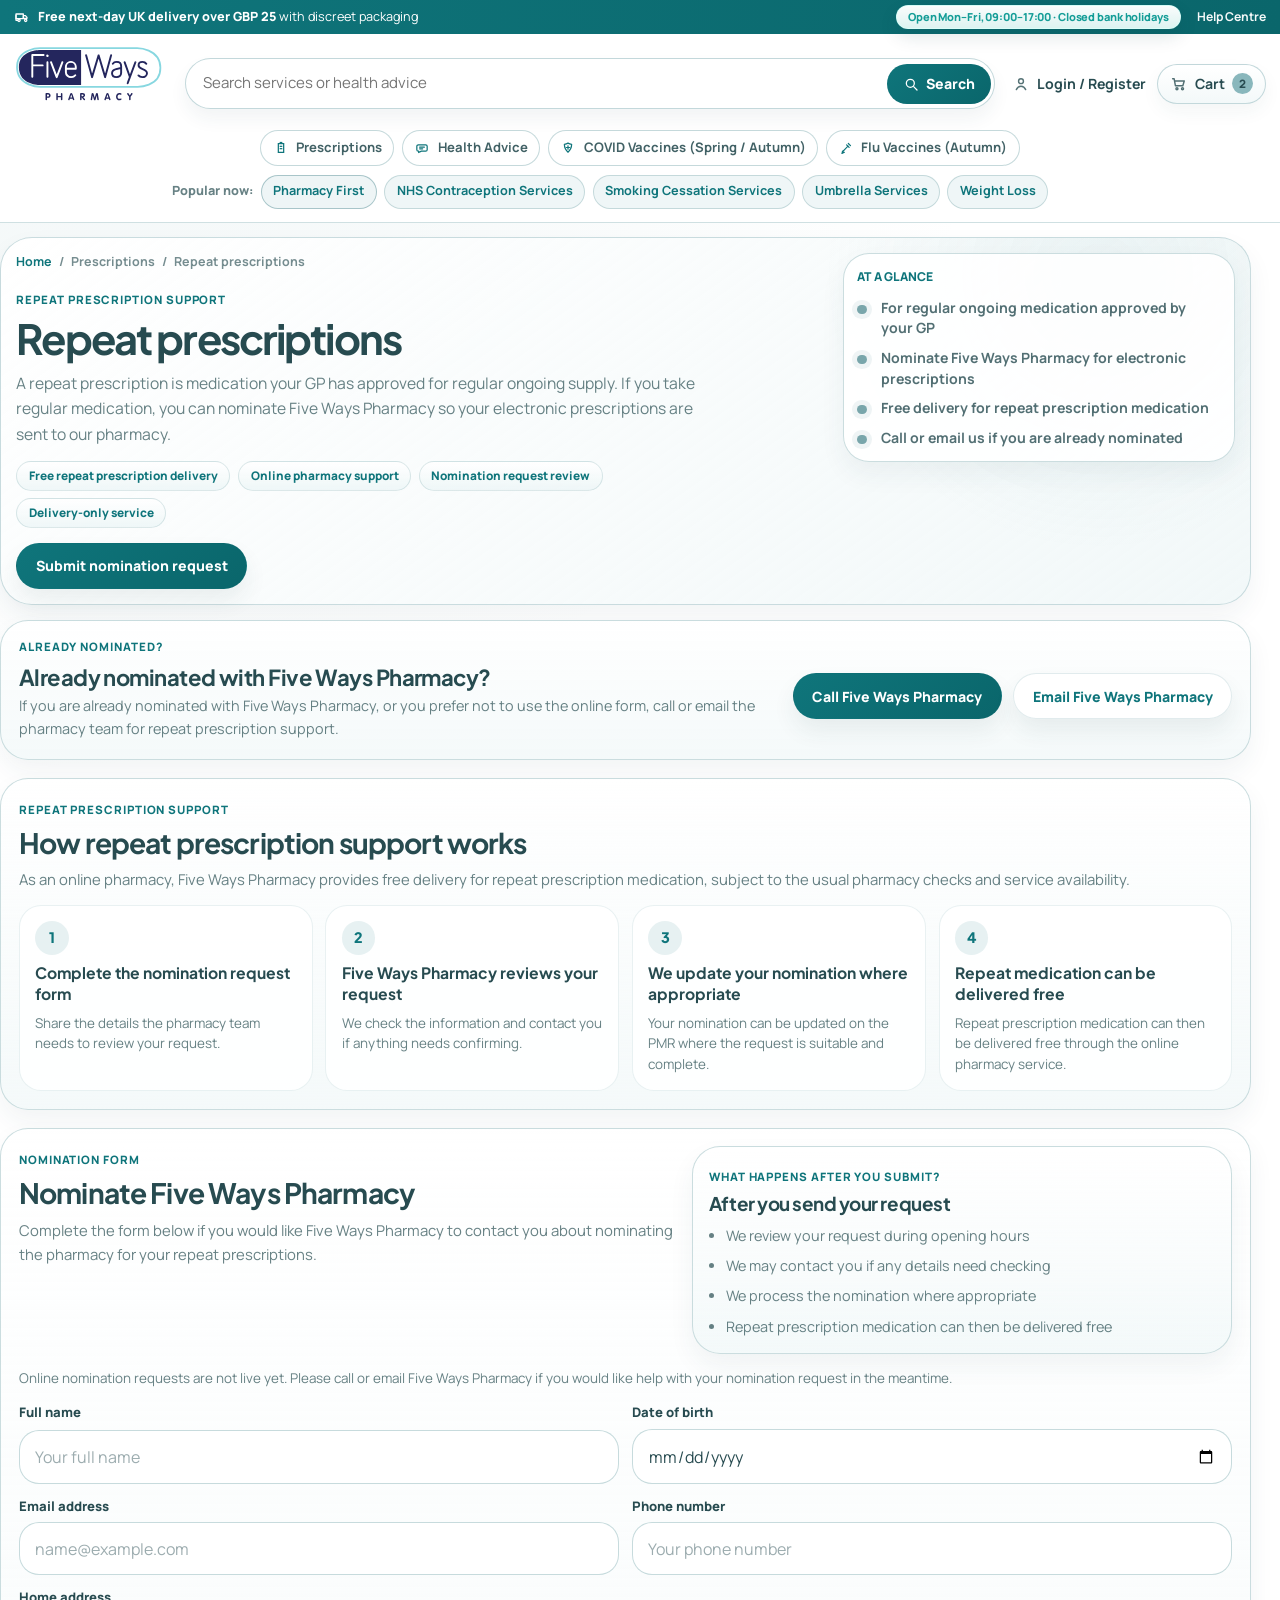
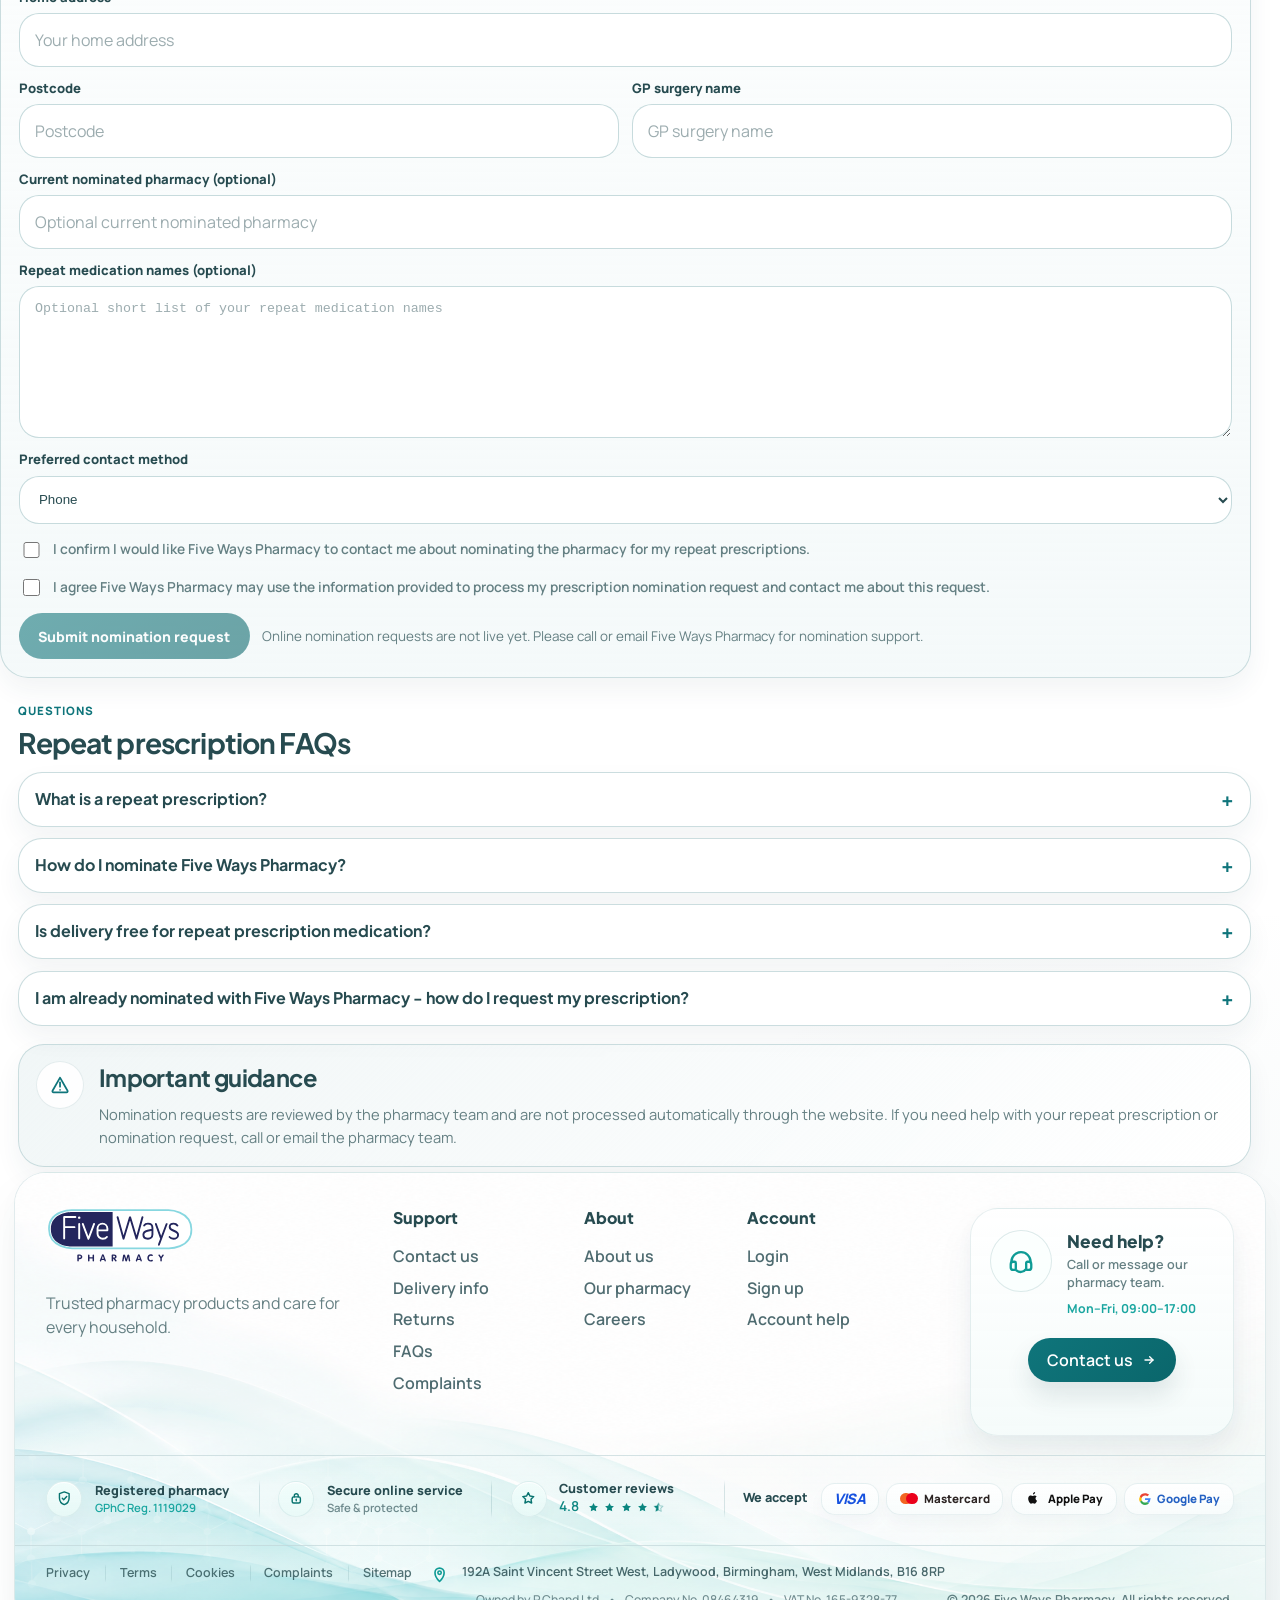
<file: repeat-prescriptions/index.html>
﻿<!DOCTYPE html>
<html lang="en">
<head>
  <meta charset="UTF-8" />
  <meta name="viewport" content="width=device-width, initial-scale=1.0" />
  <title>Repeat prescriptions | Five Ways Pharmacy</title>
    <meta
    name="description"
    content="Nominate Five Ways Pharmacy for repeat prescription medication and free delivery through the online pharmacy service."
  />
  <link rel="preconnect" href="https://fonts.googleapis.com" />
  <link rel="preconnect" href="https://fonts.gstatic.com" crossorigin />
  <link
    href="https://fonts.googleapis.com/css2?family=Manrope:wght@400;500;600;700;800&family=Plus+Jakarta+Sans:wght@500;600;700;800&display=swap"
    rel="stylesheet"
  />
  <link rel="stylesheet" href="../styles.css" />
</head>
<body>
  <header class="site-header">
    <div class="top-strip">
      <div class="top-strip-inner container">
        <p class="top-strip-message">
          <svg viewBox="0 0 24 24" aria-hidden="true">
            <path d="M3 7.5h11v7H3z" />
            <path d="M14 10h3.2l2.3 2.6V14H14z" />
            <circle cx="7.5" cy="17" r="1.75" />
            <circle cx="17.5" cy="17" r="1.75" />
            <path d="M5.75 17H3V9.25" />
          </svg>
          <span><strong>Free next-day UK delivery over GBP 25</strong> with discreet packaging</span>
        </p>
        <div class="top-strip-links">
          <span class="top-strip-hours" aria-label="Opening hours">
            Open Mon&ndash;Fri, 09:00&ndash;17:00 &middot; Closed bank holidays
          </span>
          <a href="#" aria-label="Customer support">Help Centre</a>
        </div>
      </div>
    </div>

    <div class="header-shell container">
      <div class="header-main">
        <button
          class="mobile-menu-toggle"
          type="button"
          aria-label="Open menu"
          aria-expanded="false"
          aria-controls="mobile-menu-drawer"
          aria-haspopup="dialog"
        >
          <svg viewBox="0 0 24 24" aria-hidden="true">
            <path d="M4.5 7.25h15" />
            <path d="M4.5 12h15" />
            <path d="M4.5 16.75h15" />
          </svg>
        </button>

        <a class="brand" href="../index.html" aria-label="Five Ways Pharmacy home">
          <img
            class="brand-logo"
            src="../assets/brand/fiveways-logo-new.svg"
            alt="Five Ways Pharmacy"
            width="454"
            height="227"
          />
        </a>

        <form class="search-bar" role="search" aria-label="Site search">
          <label class="sr-only" for="site-search">Search services or health advice</label>
          <input
            id="site-search"
            type="search"
            placeholder="Search services or health advice"
            aria-label="Search services or health advice"
          />
          <button type="submit">
            <svg viewBox="0 0 24 24" aria-hidden="true">
              <circle cx="11" cy="11" r="6" />
              <path d="M16 16l5 5" />
            </svg>
            <span>Search</span>
          </button>
        </form>

        <nav class="header-actions" aria-label="User actions">
          <div class="header-account">
            <a class="header-action header-account__link" href="../account.html" aria-label="Login or register">
              <svg viewBox="0 0 24 24" aria-hidden="true">
                <circle cx="12" cy="8.25" r="3.25" />
                <path d="M5.75 19.5c1.35-3.05 4.05-4.6 6.25-4.6s4.9 1.55 6.25 4.6" />
              </svg>
              <span class="header-account__label">Login / Register</span>
            </a>

            <a class="header-action header-account__mobile-link" href="../account.html" aria-label="Login / Register">
              <svg viewBox="0 0 24 24" aria-hidden="true">
                <circle cx="12" cy="8.25" r="3.25" />
                <path d="M5.75 19.5c1.35-3.05 4.05-4.6 6.25-4.6s4.9 1.55 6.25 4.6" />
              </svg>
              <span class="sr-only">Login or register</span>
            </a>
          </div>

          <a href="#" class="cart-pill" aria-label="Shopping cart with 2 items">
            <svg viewBox="0 0 24 24" aria-hidden="true">
              <path d="M3.5 5h2l1.7 9.25h9.9L19 8H6.2" />
              <circle cx="9.25" cy="18.25" r="1.35" />
              <circle cx="16.7" cy="18.25" r="1.35" />
            </svg>
            <span class="cart-pill-label">Cart</span>
            <span class="cart-pill-count">2</span>
          </a>
        </nav>
      </div>

      <div class="header-browse">
        <nav class="category-nav" aria-label="Main categories">
          <div class="category-pill-dropdown category-pill-dropdown--desktop-hide">
            <a href="../pharmacy-services.html" aria-haspopup="true">
              <svg viewBox="0 0 24 24" aria-hidden="true">
                <path d="M8 5.5h8v13H8z" />
                <path d="M10 3.75h4" />
                <path d="M10 9.5h4" />
                <path d="M10 13h4" />
              </svg>
              <span>Pharmacy Services</span>
            </a>

            <div class="category-pill-dropdown-menu" aria-label="Pharmacy Services menu">
              <div class="category-pill-dropdown-section">
                <p>
                  <svg viewBox="0 0 24 24" aria-hidden="true">
                    <path d="M12 19.25c-4.1-2.4-6.75-4.85-6.75-8.2a3.8 3.8 0 0 1 3.95-3.8c1.25 0 2.2.5 2.8 1.35.6-.85 1.55-1.35 2.8-1.35a3.8 3.8 0 0 1 3.95 3.8c0 3.35-2.65 5.8-6.75 8.2Z" />
                    <path d="M12 9.6v4.1" />
                    <path d="M9.95 11.65h4.1" />
                  </svg>
                  <span>Free NHS services</span>
                </p>
                <a href="../pharmacy-first/" class="category-pill-dropdown-link">
                  <span>NHS Pharmacy First</span>
                  <span class="category-pill-free-badge">FREE</span>
                </a>
                <a href="#" class="category-pill-dropdown-link">
                  <span>Stop Smoking Clinic</span>
                  <span class="category-pill-free-badge">FREE</span>
                </a>
                <a href="#" class="category-pill-dropdown-link">
                  <span>Blood Pressure Check</span>
                  <span class="category-pill-free-badge">FREE</span>
                </a>
              </div>

              <div class="category-pill-dropdown-section">
                <p>
                  <svg viewBox="0 0 24 24" aria-hidden="true">
                    <path d="M4.75 13.5h8.2l5.3-6.25c.45-.55 1.35-.55 1.8 0 .4.5.35 1.2-.1 1.65l-4.2 4.6h3.5c.8 0 1.45.65 1.45 1.45s-.65 1.45-1.45 1.45h-3.5l4.2 4.6c.45.45.5 1.15.1 1.65-.45.55-1.35.55-1.8 0l-5.3-6.25h-8.2" />
                    <path d="M7.25 10.4l-2.5 2.1 2.5 2.1" />
                  </svg>
                  <span>Travel &amp; prevention</span>
                </p>
                <a href="#" class="category-pill-dropdown-link">Travel Vaccines</a>
                <a href="../flu-vaccines/" class="category-pill-dropdown-link">Flu Vaccine</a>
                <a href="#" class="category-pill-dropdown-link">Travel Health Advice</a>
              </div>

              <div class="category-pill-dropdown-section">
                <p>
                  <svg viewBox="0 0 24 24" aria-hidden="true">
                    <path d="M8 5.5h8v13H8z" />
                    <path d="M10 3.75h4" />
                    <path d="M10 9.5h4" />
                    <path d="M10 13h4" />
                  </svg>
                  <span>Prescriptions &amp; care</span>
                </p>
                <a href="../repeat-prescriptions/" class="category-pill-dropdown-link">Repeat Prescriptions</a>
                <a href="#" class="category-pill-dropdown-link">Private Consultations</a>
                <a href="#" class="category-pill-dropdown-link">Medicine Advice</a>
              </div>

              <div class="category-pill-dropdown-actions">
                <a href="#" class="category-pill-dropdown-link">
                  <svg viewBox="0 0 24 24" aria-hidden="true">
                    <rect x="4.75" y="4.75" width="5.5" height="5.5" rx="1.1" />
                    <rect x="13.75" y="4.75" width="5.5" height="5.5" rx="1.1" />
                    <rect x="4.75" y="13.75" width="5.5" height="5.5" rx="1.1" />
                    <rect x="13.75" y="13.75" width="5.5" height="5.5" rx="1.1" />
                  </svg>
                  <span>View all services</span>
                  <svg viewBox="0 0 24 24" aria-hidden="true">
                    <path d="M6 12h12" />
                    <path d="M13 7l5 5-5 5" />
                  </svg>
                </a>
                <a href="#" class="category-pill-dropdown-link">
                  <svg viewBox="0 0 24 24" aria-hidden="true">
                    <path d="M12 4.5 13.45 9l4.55 1.45-4.55 1.45L12 16.5l-1.45-4.6L6 10.45 10.55 9 12 4.5Z" />
                    <path d="M18.5 4.75 19 6.25l1.5.5-1.5.5-.5 1.5-.5-1.5-1.5-.5 1.5-.5.5-1.5Z" />
                  </svg>
                  <span>Five Ways Pharmacy AI Assistant</span>
                </a>
              </div>
            </div>
          </div>
          <div class="category-pill-dropdown category-pill-dropdown--compact category-pill-dropdown--prescriptions">
            <button type="button" aria-haspopup="true" aria-expanded="false">
              <svg viewBox="0 0 24 24" aria-hidden="true">
                <path d="M8 5.5h8v13H8z" />
                <path d="M10 3.75h4" />
                <path d="M10 9.5h4" />
                <path d="M10 13h4" />
              </svg>
              <span>Prescriptions</span>
            </button>

            <div class="category-pill-dropdown-menu category-pill-dropdown-menu--compact" aria-label="Prescriptions menu">
              <a href="../emergency-prescriptions/" class="category-pill-dropdown-link">Emergency supply</a>
              <a href="../repeat-prescriptions/" class="category-pill-dropdown-link">Repeat prescriptions</a>
            </div>
          </div>
          <a href="../health-advice/">
            <svg viewBox="0 0 24 24" aria-hidden="true">
              <path d="M6.5 7.25h11a2.25 2.25 0 0 1 2.25 2.25v5a2.25 2.25 0 0 1-2.25 2.25H11l-4 2v-2H6.5A2.25 2.25 0 0 1 4.25 14.5v-5A2.25 2.25 0 0 1 6.5 7.25Z" />
              <path d="M8.5 10.75h7" />
              <path d="M8.5 13.25h4.5" />
            </svg>
            <span>Health Advice</span>
          </a>
          <a href="../index.html#shop-by-category" class="service-led-hidden" hidden>
            <svg viewBox="0 0 24 24" aria-hidden="true">
              <path d="M3.5 5h2l1.7 9.25h9.9L19 8H6.2" />
              <circle cx="9.25" cy="18.25" r="1.35" />
              <circle cx="16.7" cy="18.25" r="1.35" />
            </svg>
            <span>Over-the-counter Purchases</span>
          </a>
          <a href="../covid-vaccines/">
            <svg viewBox="0 0 24 24" aria-hidden="true">
              <path d="M12 4.75c1.95 1 3.95 1.45 5.45 1.7 0 6.2-3.45 10.05-5.45 11.8-2-1.75-5.45-5.6-5.45-11.8 1.5-.25 3.5-.7 5.45-1.7Z" />
              <path d="M12 8.75v5" />
              <path d="M9.5 11.25h5" />
            </svg>
            <span>COVID Vaccines (Spring / Autumn)</span>
          </a>
          <a href="../flu-vaccines/">
            <svg viewBox="0 0 24 24" aria-hidden="true">
              <path d="M15.5 5.25 18.75 8.5" />
              <path d="M8.4 15.85 15 9.25" />
              <path d="M6.4 17.85 8.4 15.85" />
              <path d="M12.9 7.35 16.65 11.1" />
              <path d="M9.55 18.45 5.9 20.1l1.65-3.65" />
            </svg>
            <span>Flu Vaccines (Autumn)</span>
          </a>
          <a href="#" class="category-pill-popular">
            <svg viewBox="0 0 24 24" aria-hidden="true">
              <path d="M12 4.75 13.35 9l4.25 1.35-4.25 1.35L12 15.95 10.65 11.7 6.4 10.35 10.65 9 12 4.75Z" />
              <path d="M18.4 5.35 18.8 6.6l1.25.4-1.25.4-.4 1.25-.4-1.25-1.25-.4 1.25-.4.4-1.25Z" />
            </svg>
            <span>Popular now</span>
          </a>
        </nav>

        <div class="quick-nav" aria-label="Popular shortcuts">
          <p>Popular now:</p>
          <a href="../pharmacy-first/" class="quick-pill quick-pill--featured">Pharmacy First</a>
          <a href="../nhs-contraception-services/" class="quick-pill">NHS Contraception Services</a>
          <a href="../stop-smoking-clinic/" class="quick-pill">Smoking Cessation Services</a>
          <a href="../umbrella-services/" class="quick-pill">Umbrella Services</a>
          <a href="../weight-loss-support/" class="quick-pill">Weight Loss</a>
        </div>
      </div>
    </div>
  </header>

  <div class="mobile-menu-shell" aria-hidden="true">
    <button class="mobile-menu-overlay" type="button" aria-label="Close menu"></button>
    <aside
      class="mobile-menu-drawer"
      id="mobile-menu-drawer"
      role="dialog"
      aria-modal="true"
      aria-hidden="true"
      aria-labelledby="mobile-menu-title"
    >
      <div class="mobile-menu-drawer-inner">
        <div class="mobile-menu-header">
          <div class="mobile-menu-header-copy">
            <img
              class="mobile-menu-logo"
              src="../assets/brand/fiveways-logo-new.svg"
              alt="Five Ways Pharmacy"
              width="454"
              height="227"
            />
          </div>
          <button class="mobile-menu-close" type="button" aria-label="Close menu">
            <svg viewBox="0 0 24 24" aria-hidden="true">
              <path d="M6.5 6.5 17.5 17.5" />
              <path d="M17.5 6.5 6.5 17.5" />
            </svg>
          </button>
        </div>

        <div class="mobile-menu-body">
          <section class="mobile-menu-section" aria-labelledby="mobile-menu-services">
            <h2 class="mobile-menu-section-title" id="mobile-menu-services">Services</h2>
            <div class="mobile-menu-links">
              <a href="../pharmacy-first/" class="mobile-menu-link">Pharmacy First</a>
              <a href="../stop-smoking-clinic/" class="mobile-menu-link">Smoking Cessation Services</a>
              <a href="../umbrella-services/" class="mobile-menu-link">Umbrella Services</a>
              <a href="../weight-loss-support/" class="mobile-menu-link">Weight Loss</a>
              <a href="../nhs-contraception-services/" class="mobile-menu-link">NHS Contraception Services</a>
              <details class="mobile-menu-group">
                <summary class="mobile-menu-link mobile-menu-link--toggle">Prescriptions</summary>
                <div class="mobile-menu-submenu">
                  <a href="../emergency-prescriptions/" class="mobile-menu-link">Emergency supply</a>
                  <a href="../repeat-prescriptions/" class="mobile-menu-link">Repeat prescriptions</a>
                </div>
              </details>
              <a href="../health-advice/" class="mobile-menu-link">Health Advice</a>
              <a href="../index.html#shop-by-category" class="mobile-menu-link service-led-hidden" hidden>Over-the-counter Purchases</a>
              <a href="../covid-vaccines/" class="mobile-menu-link">COVID Vaccines (Spring / Autumn)</a>
              <a href="../flu-vaccines/" class="mobile-menu-link">Flu Vaccines (Autumn)</a>
            </div>
          </section>

          <section class="mobile-menu-section" aria-labelledby="mobile-menu-account">
            <h2 class="mobile-menu-section-title" id="mobile-menu-account">Account</h2>
            <div class="mobile-menu-links">
              <a href="../login.html" class="mobile-menu-link">Login</a>
              <a href="../register.html" class="mobile-menu-link">Register</a>
              <a href="#" class="mobile-menu-link">Account help</a>
            </div>
          </section>

          <section class="mobile-menu-section" aria-labelledby="mobile-menu-support">
            <h2 class="mobile-menu-section-title" id="mobile-menu-support">Support</h2>
            <div class="mobile-menu-links">
              <a href="../delivery-privacy/" class="mobile-menu-link">Delivery info</a>
              <a href="#" class="mobile-menu-link">Returns</a>
              <a href="#" class="mobile-menu-link">FAQs</a>
              <a href="#" class="mobile-menu-link">Complaints</a>
            </div>
          </section>

          <aside class="mobile-menu-help-card" aria-label="Need help">
            <p class="mobile-menu-help-kicker">Need help?</p>
            <h3>Call or message our pharmacy team.</h3>
            <a href="../speak-to-our-team/" class="mobile-menu-help-link">
              <span>Contact us</span>
              <span aria-hidden="true">&rarr;</span>
            </a>
          </aside>
          <button class="mobile-menu-close-button" type="button" aria-label="Close menu">
            Close menu
          </button>
        </div>
      </div>
    </aside>
  </div>

  <div class="compact-header" aria-label="Compact sticky site tools">
    <div class="compact-header-inner container">
      <a class="compact-brand" href="../index.html" aria-label="Five Ways Pharmacy home">
        <img
          class="compact-brand-logo"
          src="../assets/brand/fiveways-logo-new.svg"
          alt="Five Ways Pharmacy"
          width="454"
          height="227"
        />
      </a>
      <form class="compact-search" role="search" aria-label="Compact site search">
        <label class="sr-only" for="compact-site-search">Search services or health advice</label>
        <input
          id="compact-site-search"
          type="search"
          placeholder="Search services or health advice"
          aria-label="Search services or health advice"
        />
        <button type="submit">
          <svg viewBox="0 0 24 24" aria-hidden="true">
            <circle cx="11" cy="11" r="6" />
            <path d="M16 16l5 5" />
          </svg>
          <span>Search</span>
        </button>
      </form>
      <a href="../account.html" class="compact-account" aria-label="Login / Register">
        <svg viewBox="0 0 24 24" aria-hidden="true">
          <circle cx="12" cy="8.25" r="3.25" />
          <path d="M5.75 19.5c1.35-3.05 4.05-4.6 6.25-4.6s4.9 1.55 6.25 4.6" />
        </svg>
        <span class="compact-account-label">Login / Register</span>
      </a>
      <a href="#" class="compact-cart" aria-label="Shopping cart with 2 items">
        <svg viewBox="0 0 24 24" aria-hidden="true">
          <path d="M3.5 5h2l1.7 9.25h9.9L19 8H6.2" />
          <circle cx="9.25" cy="18.25" r="1.35" />
          <circle cx="16.7" cy="18.25" r="1.35" />
        </svg>
        <span class="compact-cart-label">Cart</span>
        <span class="compact-cart-count">2</span>
      </a>
    </div>
  </div>
  <div class="compact-header-sentinel" aria-hidden="true"></div>

    <main class="service-detail-page service-detail-page--prescriptions service-detail-page--repeat-prescriptions">
    <section class="service-detail-hero container">
      <div class="service-detail-hero-shell">
        <div class="service-detail-hero-copy">
          <nav class="service-detail-breadcrumb" aria-label="Breadcrumb">
            <a href="../index.html">Home</a>
            <span aria-hidden="true">/</span>
            <span>Prescriptions</span>
            <span aria-hidden="true">/</span>
            <span aria-current="page">Repeat prescriptions</span>
          </nav>
          <span class="section-kicker">Repeat prescription support</span>
          <h1>Repeat prescriptions</h1>
          <p>
            A repeat prescription is medication your GP has approved for regular ongoing supply. If you take regular
            medication, you can nominate Five Ways Pharmacy so your electronic prescriptions are sent to our pharmacy.
          </p>
          <div class="service-detail-pill-row" aria-label="Repeat prescription highlights">
            <span>Free repeat prescription delivery</span>
            <span>Online pharmacy support</span>
            <span>Nomination request review</span>
            <span>Delivery-only service</span>
          </div>
          <div class="service-detail-action-row service-detail-action-row--hero">
            <a href="#nomination-form" class="service-detail-button service-detail-button--primary">Submit nomination request</a>
          </div>
        </div>

        <div class="service-detail-hero-rail">
          <aside class="service-detail-hero-card" aria-label="Repeat prescriptions at a glance">
            <div class="service-detail-hero-card__body">
              <p class="service-detail-hero-card__eyebrow">At a glance</p>
              <ul class="service-detail-checklist">
                <li>For regular ongoing medication approved by your GP</li>
                <li>Nominate Five Ways Pharmacy for electronic prescriptions</li>
                <li>Free delivery for repeat prescription medication</li>
                <li>Call or email us if you are already nominated</li>
              </ul>
            </div>
          </aside>
        </div>
      </div>
      <div class="service-detail-panel prescriptions-hero-support-strip">
        <div class="prescriptions-hero-support-copy">
          <span class="section-kicker">Already nominated?</span>
          <h2>Already nominated with Five Ways Pharmacy?</h2>
          <p>
            If you are already nominated with Five Ways Pharmacy, or you prefer not to use the online form, call or email
            the pharmacy team for repeat prescription support.
          </p>
        </div>
        <div class="prescriptions-inline-actions">
          <a href="tel:[pharmacy-number]" class="service-detail-button service-detail-button--primary">Call Five Ways Pharmacy</a>
          <a href="mailto:[pharmacy-email]" class="service-detail-button service-detail-button--secondary">Email Five Ways Pharmacy</a>
        </div>
      </div>
    </section>

    <section class="service-detail-section container">
      <div class="service-detail-panel">
        <div class="service-detail-section-head service-detail-section-head--compact">
          <span class="section-kicker">Repeat prescription support</span>
          <h2>How repeat prescription support works</h2>
          <p>
            As an online pharmacy, Five Ways Pharmacy provides free delivery for repeat prescription medication, subject
            to the usual pharmacy checks and service availability.
          </p>
        </div>
        <div class="service-detail-steps-grid service-detail-steps-grid--repeat">
          <article class="service-detail-step-card">
            <span class="service-detail-step-number">1</span>
            <h3>Complete the nomination request form</h3>
            <p>Share the details the pharmacy team needs to review your request.</p>
          </article>

          <article class="service-detail-step-card">
            <span class="service-detail-step-number">2</span>
            <h3>Five Ways Pharmacy reviews your request</h3>
            <p>We check the information and contact you if anything needs confirming.</p>
          </article>

          <article class="service-detail-step-card">
            <span class="service-detail-step-number">3</span>
            <h3>We update your nomination where appropriate</h3>
            <p>Your nomination can be updated on the PMR where the request is suitable and complete.</p>
          </article>

          <article class="service-detail-step-card">
            <span class="service-detail-step-number">4</span>
            <h3>Repeat medication can be delivered free</h3>
            <p>Repeat prescription medication can then be delivered free through the online pharmacy service.</p>
          </article>
        </div>
      </div>
    </section>

    <section class="service-detail-section container" id="nomination-form">
      <div class="service-detail-panel">
        <div class="prescriptions-form-intro">
          <div class="service-detail-section-head service-detail-section-head--compact">
            <span class="section-kicker">Nomination form</span>
            <h2>Nominate Five Ways Pharmacy</h2>
            <p>
              Complete the form below if you would like Five Ways Pharmacy to contact you about nominating the pharmacy
              for your repeat prescriptions.
            </p>
          </div>
          <article class="service-detail-info-card prescriptions-follow-up-card">
            <span class="section-kicker">What happens after you submit?</span>
            <h2>After you send your request</h2>
            <ul class="service-detail-bullet-list">
              <li>We review your request during opening hours</li>
              <li>We may contact you if any details need checking</li>
              <li>We process the nomination where appropriate</li>
              <li>Repeat prescription medication can then be delivered free</li>
            </ul>
          </article>
        </div>
        <p class="support-form-note">
          Online nomination requests are not live yet. Please call or email Five Ways Pharmacy if you would like help with
          your nomination request in the meantime.
        </p>
        <form action="#" method="post" aria-describedby="prescription-nomination-status">
          <div class="support-form-grid">
            <div class="support-form-field">
              <label for="nomination-full-name">Full name</label>
              <input id="nomination-full-name" name="full_name" type="text" placeholder="Your full name" required />
            </div>

            <div class="support-form-field">
              <label for="nomination-date-of-birth">Date of birth</label>
              <input id="nomination-date-of-birth" name="date_of_birth" type="date" required />
            </div>

            <div class="support-form-field">
              <label for="nomination-email">Email address</label>
              <input id="nomination-email" name="email" type="email" placeholder="name@example.com" required />
            </div>

            <div class="support-form-field">
              <label for="nomination-phone">Phone number</label>
              <input id="nomination-phone" name="phone" type="tel" placeholder="Your phone number" required />
            </div>

            <div class="support-form-field support-form-field--full">
              <label for="nomination-address">Home address</label>
              <input id="nomination-address" name="home_address" type="text" placeholder="Your home address" required />
            </div>

            <div class="support-form-field">
              <label for="nomination-postcode">Postcode</label>
              <input id="nomination-postcode" name="postcode" type="text" placeholder="Postcode" required />
            </div>

            <div class="support-form-field">
              <label for="nomination-gp-surgery">GP surgery name</label>
              <input id="nomination-gp-surgery" name="gp_surgery_name" type="text" placeholder="GP surgery name" required />
            </div>

            <div class="support-form-field support-form-field--full">
              <label for="nomination-current-pharmacy">Current nominated pharmacy <span aria-hidden="true">(optional)</span></label>
              <input id="nomination-current-pharmacy" name="current_nominated_pharmacy" type="text" placeholder="Optional current nominated pharmacy" />
            </div>

            <div class="support-form-field support-form-field--full">
              <label for="nomination-repeat-medicines">Repeat medication names <span aria-hidden="true">(optional)</span></label>
              <textarea id="nomination-repeat-medicines" name="repeat_medication_names" placeholder="Optional short list of your repeat medication names"></textarea>
            </div>

            <div class="support-form-field support-form-field--full">
              <label for="nomination-contact-method">Preferred contact method</label>
              <select id="nomination-contact-method" name="preferred_contact">
                <option value="phone">Phone</option>
                <option value="email">Email</option>
                <option value="either">Either</option>
              </select>
            </div>

            <div class="support-form-consent">
              <input id="nomination-consent" name="nomination_consent" type="checkbox" required />
              <label for="nomination-consent">I confirm I would like Five Ways Pharmacy to contact me about nominating the pharmacy for my repeat prescriptions.</label>
            </div>

            <div class="support-form-consent">
              <input id="nomination-privacy" name="nomination_privacy" type="checkbox" required />
              <label for="nomination-privacy">I agree Five Ways Pharmacy may use the information provided to process my prescription nomination request and contact me about this request.</label>
            </div>

            <div class="support-form-actions">
              <button class="service-detail-button service-detail-button--primary support-form-button" type="submit" disabled>Submit nomination request</button>
              <p class="support-form-status" id="prescription-nomination-status">
                Online nomination requests are not live yet. Please call or email Five Ways Pharmacy for nomination support.
              </p>
            </div>
          </div>
        </form>
      </div>
    </section>

    <section class="service-detail-section service-detail-section--mobile-offset container">
      <div class="service-detail-section-head">
        <span class="section-kicker">Questions</span>
        <h2>Repeat prescription FAQs</h2>
      </div>
      <div class="service-detail-faq-list">
        <details class="service-detail-faq-item">
          <summary>What is a repeat prescription?</summary>
          <p>
            A repeat prescription is regular medication your GP has approved for ongoing supply. It is often used for
            medicines you need over a longer period.
          </p>
        </details>
        <details class="service-detail-faq-item">
          <summary>How do I nominate Five Ways Pharmacy?</summary>
          <p>
            Complete the online nomination request form, or call or email the pharmacy team if you would prefer to arrange
            it directly. The pharmacy team will review the request and process the nomination where appropriate.
          </p>
        </details>
        <details class="service-detail-faq-item">
          <summary>Is delivery free for repeat prescription medication?</summary>
          <p>
            Yes. Five Ways Pharmacy provides free delivery for repeat prescription medication as part of its online pharmacy
            service.
          </p>
        </details>
        <details class="service-detail-faq-item">
          <summary>I am already nominated with Five Ways Pharmacy - how do I request my prescription?</summary>
          <p>
            If you are already nominated with Five Ways Pharmacy and need help requesting your repeat prescription, call or
            email the pharmacy team for support.
          </p>
        </details>
      </div>
    </section>

    <section class="service-detail-section service-detail-section--mobile-offset container">
      <div class="service-detail-alert">
        <span class="service-detail-alert__icon" aria-hidden="true">
          <svg viewBox="0 0 24 24">
            <path d="M12 3.9 3.85 18.2A1.2 1.2 0 0 0 4.9 20h14.2a1.2 1.2 0 0 0 1.05-1.8Z" />
            <path d="M12 9v4.75" />
            <circle cx="12" cy="17.3" r="0.9" fill="currentColor" stroke="none" />
          </svg>
        </span>
        <div class="service-detail-alert__copy">
          <h2>Important guidance</h2>
          <p>
            Nomination requests are reviewed by the pharmacy team and are not processed automatically through the website.
            If you need help with your repeat prescription or nomination request, call or email the pharmacy team.
          </p>
        </div>
      </div>
    </section>
  </main>

  <footer class="site-footer">
    <div class="container">
      <div class="footer-shell">
        <div class="footer-top">
          <div class="footer-brand-block">
            <a class="brand footer-brand" href="../index.html" aria-label="Five Ways Pharmacy home">
              <img
                class="brand-logo"
                src="../assets/brand/fiveways-logo-new.svg"
                alt="Five Ways Pharmacy"
                width="454"
                height="227"
              />
            </a>
            <p>Trusted pharmacy products and care for every household.</p>
          </div>
          <div class="footer-nav-shell">
            <div class="footer-nav">
              <details class="footer-nav-column footer-nav-column--shop footer-nav-accordion service-led-hidden" open hidden>
                <summary class="footer-nav-toggle">
                  <span>Shop</span>
                  <svg viewBox="0 0 24 24" aria-hidden="true">
                    <path d="M7 10.5 12 15l5-4.5" />
                  </svg>
                </summary>
                <div class="footer-nav-links">
                  <a href="#">All products</a>
                  <a href="#">Best sellers</a>
                  <a href="#">Offers</a>
                  <a href="#">Pharmacy services</a>
                  <a href="#">Prescriptions</a>
                </div>
              </details>
              <details class="footer-nav-column footer-nav-accordion" open>
                <summary class="footer-nav-toggle">
                  <span>Support</span>
                  <svg viewBox="0 0 24 24" aria-hidden="true">
                    <path d="M7 10.5 12 15l5-4.5" />
                  </svg>
                </summary>
                <div class="footer-nav-links">
                  <a href="../speak-to-our-team/">Contact us</a>
                  <a href="../delivery-privacy/">Delivery info</a>
                  <a href="#">Returns</a>
                  <a href="#">FAQs</a>
                  <a href="#">Complaints</a>
                </div>
              </details>
              <details class="footer-nav-column footer-nav-accordion" open>
                <summary class="footer-nav-toggle">
                  <span>About</span>
                  <svg viewBox="0 0 24 24" aria-hidden="true">
                    <path d="M7 10.5 12 15l5-4.5" />
                  </svg>
                </summary>
                <div class="footer-nav-links">
                  <a href="#">About us</a>
                  <a href="#">Our pharmacy</a>
                  <a href="#" class="footer-link--desktop-hide">Blog</a>
                  <a href="#">Careers</a>
                </div>
              </details>
              <details class="footer-nav-column footer-nav-accordion" open>
                <summary class="footer-nav-toggle">
                  <span>Account</span>
                  <svg viewBox="0 0 24 24" aria-hidden="true">
                    <path d="M7 10.5 12 15l5-4.5" />
                  </svg>
                </summary>
                <div class="footer-nav-links">
                  <a href="#">Login</a>
                  <a href="#">Sign up</a>
                  <a href="#">Account help</a>
                </div>
              </details>
            </div>
          </div>
          <aside class="footer-help-card" id="footer-help-card">
            <div class="footer-help-head">
              <span class="footer-help-icon" aria-hidden="true">
                <svg viewBox="0 0 24 24">
                  <path d="M4.8 12.6a7.2 7.2 0 0 1 14.4 0" />
                  <path d="M6.3 12.55h-.1a1.9 1.9 0 0 0-1.9 1.9v2.35a1.9 1.9 0 0 0 1.9 1.9h.95a.95.95 0 0 0 .95-.95v-4.24a.95.95 0 0 0-.95-.95Z" />
                  <path d="M17.7 12.55h.1a1.9 1.9 0 0 1 1.9 1.9v2.35a1.9 1.9 0 0 1-1.9 1.9h-.95a.95.95 0 0 1-.95-.95v-4.24a.95.95 0 0 1 .95-.95Z" />
                  <path d="M8.55 19.05a4.7 4.7 0 0 0 6.9-.7" />
                </svg>
              </span>
              <div class="footer-help-copy">
                <h4>Need help?</h4>
                <p class="footer-help-support">Call or message our pharmacy team.</p>
                <p class="footer-help-hours">Mon&ndash;Fri, 09:00&ndash;17:00</p>
              </div>
            </div>
            <a class="footer-help-cta" href="#footer-help-card">
              <span>Contact us</span>
              <svg viewBox="0 0 24 24" aria-hidden="true">
                <path d="M6 12h12" />
                <path d="M13 7l5 5-5 5" />
              </svg>
            </a>
          </aside>
        </div>
        <div class="footer-middle-strip">
          <article class="footer-strip-feature">
            <span class="footer-strip-icon" aria-hidden="true">
              <svg viewBox="0 0 24 24">
                <path d="M12 3.75 18.25 6v5.55c0 4.32-2.75 7.35-6.25 8.7-3.5-1.35-6.25-4.38-6.25-8.7V6Z" />
                <path d="m9.45 12 1.8 1.8 3.9-4.05" />
              </svg>
            </span>
            <div class="footer-strip-copy footer-strip-copy--registered">
              <strong>Registered pharmacy</strong>
              <small>GPhC Reg. 1119029</small>
            </div>
          </article>
          <article class="footer-strip-feature">
            <span class="footer-strip-icon" aria-hidden="true">
              <svg viewBox="0 0 24 24">
                <rect x="6.7" y="10.2" width="10.6" height="7.9" rx="2" />
                <path d="M9.45 10.2V8.65a2.55 2.55 0 1 1 5.1 0v1.55" />
                <path d="M12 13.3v1.8" />
              </svg>
            </span>
            <div class="footer-strip-copy">
              <strong>Secure online service</strong>
              <small>Safe &amp; protected</small>
            </div>
          </article>
          <article class="footer-strip-feature">
            <span class="footer-strip-icon" aria-hidden="true">
              <svg viewBox="0 0 24 24">
                <path d="m12 4.7 2.15 4.43 4.9.72-3.53 3.45.83 4.8L12 16l-4.35 2.1.83-4.8-3.53-3.45 4.9-.72Z" />
              </svg>
            </span>
            <div class="footer-strip-copy">
              <strong>Customer reviews</strong>
              <small class="footer-review-line">
                <span class="footer-review-value">4.8</span>
                <span class="footer-review-stars" aria-hidden="true">
                  <svg class="footer-review-star footer-review-star--full" viewBox="0 0 24 24">
                    <path class="footer-review-star-fill" d="m12 4.7 2.15 4.43 4.9.72-3.53 3.45.83 4.8L12 16l-4.35 2.1.83-4.8-3.53-3.45 4.9-.72Z" />
                  </svg>
                  <svg class="footer-review-star footer-review-star--full" viewBox="0 0 24 24">
                    <path class="footer-review-star-fill" d="m12 4.7 2.15 4.43 4.9.72-3.53 3.45.83 4.8L12 16l-4.35 2.1.83-4.8-3.53-3.45 4.9-.72Z" />
                  </svg>
                  <svg class="footer-review-star footer-review-star--full" viewBox="0 0 24 24">
                    <path class="footer-review-star-fill" d="m12 4.7 2.15 4.43 4.9.72-3.53 3.45.83 4.8L12 16l-4.35 2.1.83-4.8-3.53-3.45 4.9-.72Z" />
                  </svg>
                  <svg class="footer-review-star footer-review-star--full" viewBox="0 0 24 24">
                    <path class="footer-review-star-fill" d="m12 4.7 2.15 4.43 4.9.72-3.53 3.45.83 4.8L12 16l-4.35 2.1.83-4.8-3.53-3.45 4.9-.72Z" />
                  </svg>
                  <svg class="footer-review-star footer-review-star--half" viewBox="0 0 24 24">
                    <defs>
                      <clipPath id="footer-review-half-clip">
                        <rect x="0" y="0" width="12" height="24" />
                      </clipPath>
                    </defs>
                    <path class="footer-review-star-outline" d="m12 4.7 2.15 4.43 4.9.72-3.53 3.45.83 4.8L12 16l-4.35 2.1.83-4.8-3.53-3.45 4.9-.72Z" />
                    <path class="footer-review-star-half-fill" clip-path="url(#footer-review-half-clip)" d="m12 4.7 2.15 4.43 4.9.72-3.53 3.45.83 4.8L12 16l-4.35 2.1.83-4.8-3.53-3.45 4.9-.72Z" />
                  </svg>
                </span>
              </small>
            </div>
          </article>
          <div class="footer-strip-feature footer-strip-feature--payments">
            <strong class="footer-strip-pay-label">We accept</strong>
            <div class="footer-payment-badges" aria-label="Accepted payment methods">
              <span class="footer-payment-badge footer-payment-badge--visa">
                <span class="footer-payment-logo footer-payment-logo--visa" aria-hidden="true">VISA</span>
              </span>
              <span class="footer-payment-badge footer-payment-badge--mastercard">
                <span class="footer-payment-mark footer-payment-mark--mc" aria-hidden="true"></span>
                <span>Mastercard</span>
              </span>
              <span class="footer-payment-badge footer-payment-badge--apple">
                <svg class="footer-payment-logo footer-payment-logo--apple" viewBox="0 0 24 24" aria-hidden="true">
                  <path d="M15.18 12.55c.02 2.2 1.93 2.93 1.95 2.94-.02.05-.31 1.04-.99 2.05-.59.88-1.21 1.76-2.19 1.78-.95.02-1.26-.56-2.35-.56-1.09 0-1.44.54-2.33.58-.94.04-1.66-.95-2.26-1.82-1.23-1.79-2.17-5.05-.91-7.22.63-1.08 1.75-1.76 2.97-1.78.92-.02 1.8.62 2.35.62.55 0 1.58-.77 2.66-.65.45.02 1.71.18 2.52 1.36-.07.04-1.49.87-1.47 2.7ZM13.87 6.1c.5-.6.85-1.42.76-2.24-.72.03-1.59.48-2.11 1.08-.46.54-.87 1.38-.76 2.19.79.06 1.6-.4 2.11-1.03Z" />
                </svg>
                <span>Apple Pay</span>
              </span>
              <span class="footer-payment-badge footer-payment-badge--google">
                <svg class="footer-payment-logo footer-payment-logo--google" viewBox="0 0 24 24" aria-hidden="true">
                  <path fill="#4285F4" d="M21.6 12.23c0-.67-.06-1.17-.18-1.7H12v3.21h5.53c-.11.8-.7 2-2.01 2.81l-.02.11 2.61 2.02.18.02c1.69-1.56 2.66-3.85 2.66-6.47Z" />
                  <path fill="#34A853" d="M12 22c2.7 0 4.96-.9 6.62-2.45l-3.15-2.44c-.84.58-1.96.98-3.47.98-2.64 0-4.88-1.74-5.68-4.15l-.1.01-2.71 2.1-.03.1A10 10 0 0 0 12 22Z" />
                  <path fill="#FBBC05" d="M6.32 13.94A5.99 5.99 0 0 1 6 12c0-.67.12-1.31.31-1.94l-.01-.13-2.75-2.14-.09.04A10 10 0 0 0 2 12c0 1.59.38 3.09 1.06 4.42l3.26-2.48Z" />
                  <path fill="#EA4335" d="M12 5.91c1.92 0 3.21.83 3.95 1.52l2.88-2.81C16.96 2.88 14.7 2 12 2a10 10 0 0 0-8.94 5.58l3.18 2.47c.81-2.41 3.05-4.14 5.76-4.14Z" />
                </svg>
                <span>Google Pay</span>
              </span>
            </div>
          </div>
        </div>
        <div class="footer-bottom">
          <div class="footer-bottom-main">
            <div class="footer-legal-links">
              <a href="#">Privacy</a>
              <a href="#">Terms</a>
              <a href="#">Cookies</a>
              <a href="#">Complaints</a>
              <a href="#">Sitemap</a>
            </div>
            <div class="footer-address">
              <span class="footer-address-icon" aria-hidden="true">
                <svg viewBox="0 0 24 24">
                  <path d="M12 21s-5.2-5.07-5.2-10a5.2 5.2 0 1 1 10.4 0c0 4.93-5.2 10-5.2 10Z" />
                  <circle cx="12" cy="11" r="1.9" />
                </svg>
              </span>
              <p>192A Saint Vincent Street West, Ladywood, Birmingham, West Midlands, B16 8RP</p>
            </div>
            <div class="footer-copyright">
              <p>&copy; 2026 Five Ways Pharmacy. All rights reserved.</p>
            </div>
          </div>
          <p class="footer-company-details">
            Owned by P Chand Ltd <span>&bull;</span> Company No. 08464319 <span>&bull;</span> VAT No. 165-9328-77
          </p>
        </div>
      </div>
    </div>
  </footer>

  <script>
    (() => {
      const sentinel = document.querySelector(".compact-header-sentinel");
      if (!sentinel) return;

      const stickyOffset = 10;
      let stickyThreshold = 0;
      let scrollFrame = null;
      let measureFrame = null;

      const toggleStickyHeader = (active) => {
        document.body.classList.toggle("compact-header-active", active);
      };

      const measureStickyThreshold = () => {
        stickyThreshold = Math.max(0, Math.round(sentinel.getBoundingClientRect().top + window.scrollY - stickyOffset));
      };

      const syncStickyHeader = () => {
        toggleStickyHeader(window.scrollY >= stickyThreshold);
      };

      const requestStickySync = () => {
        if (scrollFrame !== null) return;

        scrollFrame = window.requestAnimationFrame(() => {
          scrollFrame = null;
          syncStickyHeader();
        });
      };

      const requestStickyMeasure = () => {
        if (measureFrame !== null) return;

        measureFrame = window.requestAnimationFrame(() => {
          measureFrame = null;
          measureStickyThreshold();
          syncStickyHeader();
        });
      };

      measureStickyThreshold();
      syncStickyHeader();

      window.addEventListener("scroll", requestStickySync, { passive: true });
      window.addEventListener("resize", requestStickyMeasure);
      window.addEventListener("orientationchange", requestStickyMeasure);
      window.addEventListener("load", requestStickyMeasure, { once: true });
    })();

    (() => {
      const footerAccordions = Array.from(document.querySelectorAll(".footer-nav-accordion"));
      const footerAccordionViewport = window.matchMedia("(max-width: 980px)");
      let accordionMode = null;

      if (!footerAccordions.length) return;

      const syncFooterAccordions = () => {
        const nextMode = footerAccordionViewport.matches ? "mobile" : "desktop";
        if (nextMode === accordionMode) return;

        accordionMode = nextMode;

        footerAccordions.forEach((accordion) => {
          if (nextMode === "desktop") {
            accordion.setAttribute("open", "");
            return;
          }

          accordion.removeAttribute("open");
        });
      };

      syncFooterAccordions();

      if (typeof footerAccordionViewport.addEventListener === "function") {
        footerAccordionViewport.addEventListener("change", syncFooterAccordions);
      } else if (typeof footerAccordionViewport.addListener === "function") {
        footerAccordionViewport.addListener(syncFooterAccordions);
      }
    })();

    (() => {
      const menuToggle = document.querySelector(".mobile-menu-toggle");
      const menuShell = document.querySelector(".mobile-menu-shell");
      const menuDrawer = document.querySelector(".mobile-menu-drawer");
      const menuOverlay = document.querySelector(".mobile-menu-overlay");
      const menuClose = document.querySelector(".mobile-menu-close");
      const menuCloseButton = document.querySelector(".mobile-menu-close-button");
      const menuGroups = menuShell.querySelectorAll(".mobile-menu-group");

      if (!menuToggle || !menuShell || !menuDrawer || !menuOverlay || !menuClose) return;

      const mobileViewport = window.matchMedia("(max-width: 768px)");
      let lastFocusedElement = null;

      const closeMenu = ({ restoreFocus = true } = {}) => {
        document.body.classList.remove("mobile-menu-open");
        menuShell.setAttribute("aria-hidden", "true");
        menuDrawer.setAttribute("aria-hidden", "true");
        menuToggle.setAttribute("aria-expanded", "false");
        menuGroups.forEach((group) => {
          if (group instanceof HTMLDetailsElement) {
            group.open = false;
          }
        });

        if (restoreFocus && lastFocusedElement instanceof HTMLElement) {
          lastFocusedElement.focus();
        }

        lastFocusedElement = null;
      };

      const openMenu = () => {
        if (!mobileViewport.matches) return;

        lastFocusedElement = document.activeElement instanceof HTMLElement ? document.activeElement : null;

        document.body.classList.add("mobile-menu-open");
        menuShell.setAttribute("aria-hidden", "false");
        menuDrawer.setAttribute("aria-hidden", "false");
        menuToggle.setAttribute("aria-expanded", "true");

        requestAnimationFrame(() => {
          menuClose.focus();
        });
      };

      const toggleMenu = () => {
        if (document.body.classList.contains("mobile-menu-open")) {
          closeMenu();
          return;
        }

        openMenu();
      };

      menuToggle.addEventListener("click", toggleMenu);
      menuClose.addEventListener("click", () => closeMenu());
      menuCloseButton?.addEventListener("click", () => closeMenu());
      menuOverlay.addEventListener("click", () => closeMenu({ restoreFocus: false }));

      menuShell.querySelectorAll("a").forEach((link) => {
        link.addEventListener("click", () => closeMenu({ restoreFocus: false }));
      });

      document.addEventListener("keydown", (event) => {
        if (event.key === "Escape" && document.body.classList.contains("mobile-menu-open")) {
          closeMenu();
        }
      });

      const syncMenuToViewport = () => {
        if (mobileViewport.matches) return;
        closeMenu({ restoreFocus: false });
      };

      if (typeof mobileViewport.addEventListener === "function") {
        mobileViewport.addEventListener("change", syncMenuToViewport);
      } else if (typeof mobileViewport.addListener === "function") {
        mobileViewport.addListener(syncMenuToViewport);
      }
    })();
  </script>
</body>
</html>
</file>
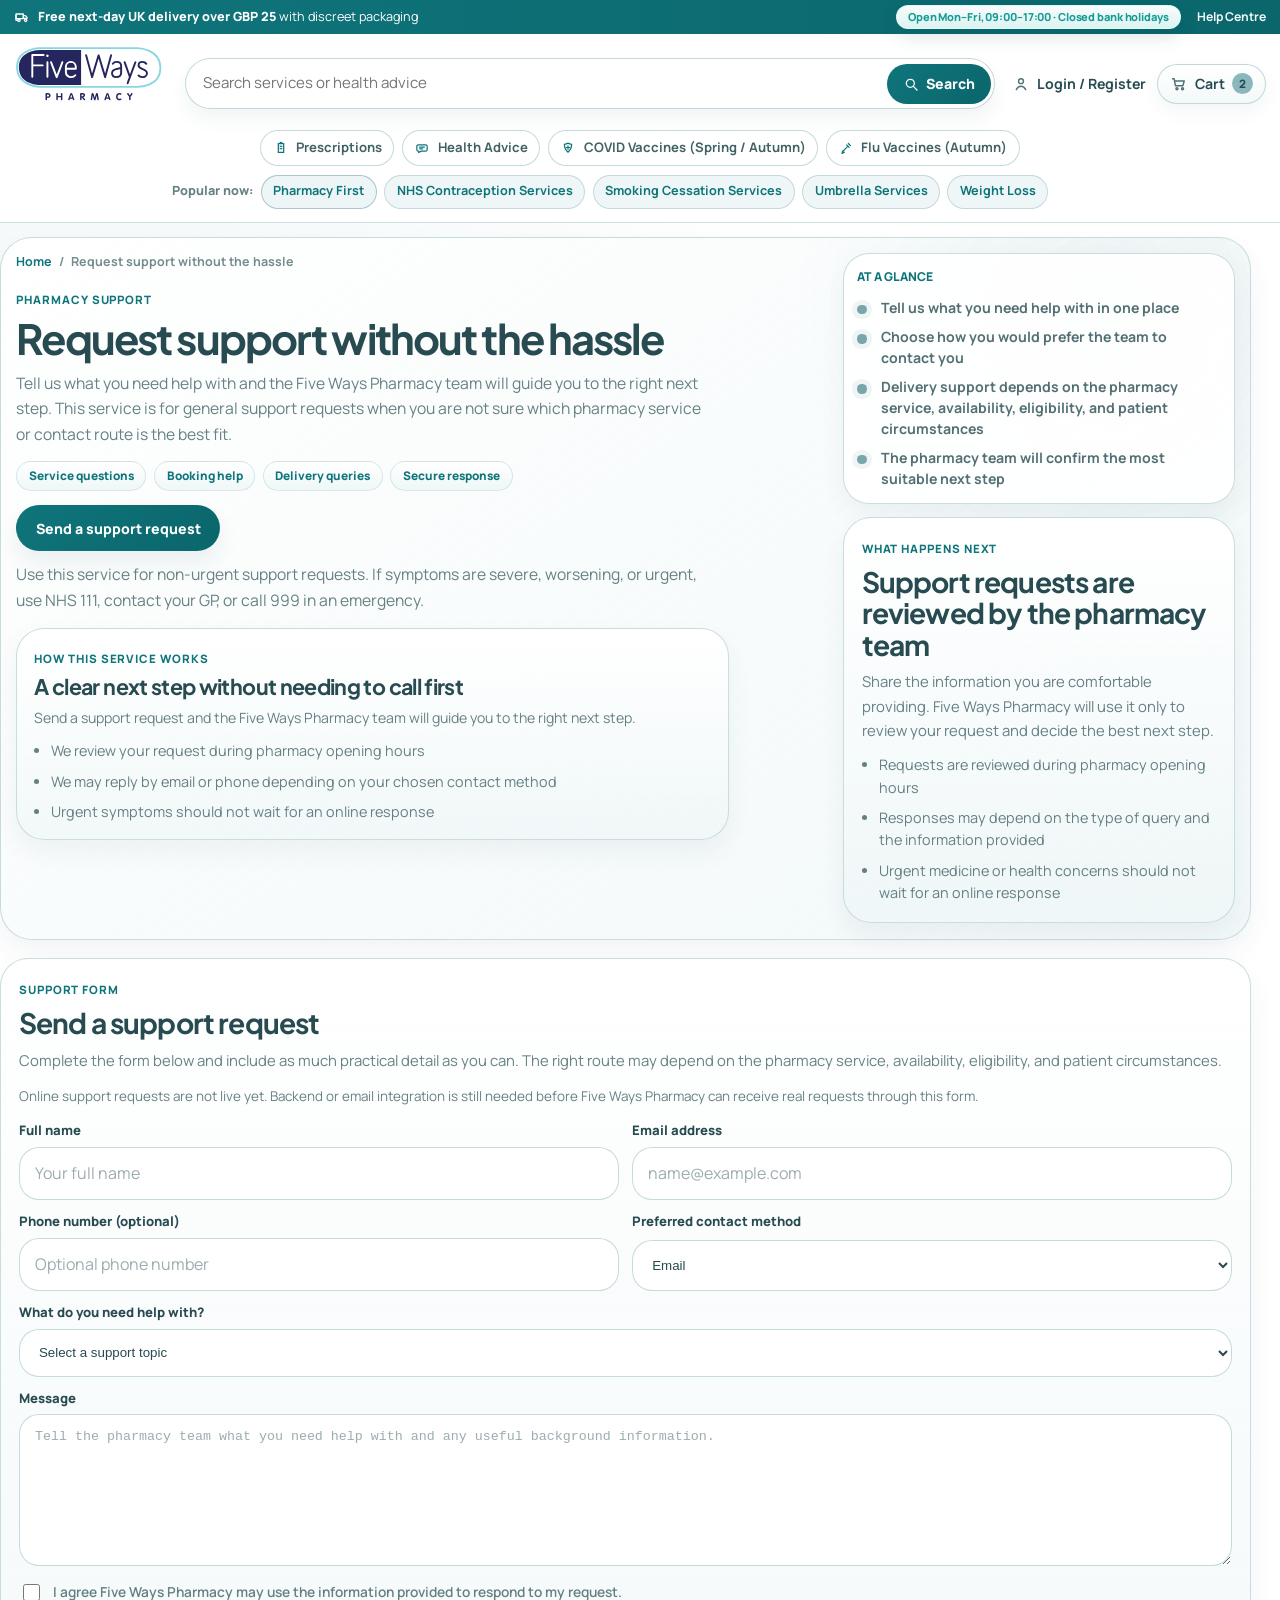
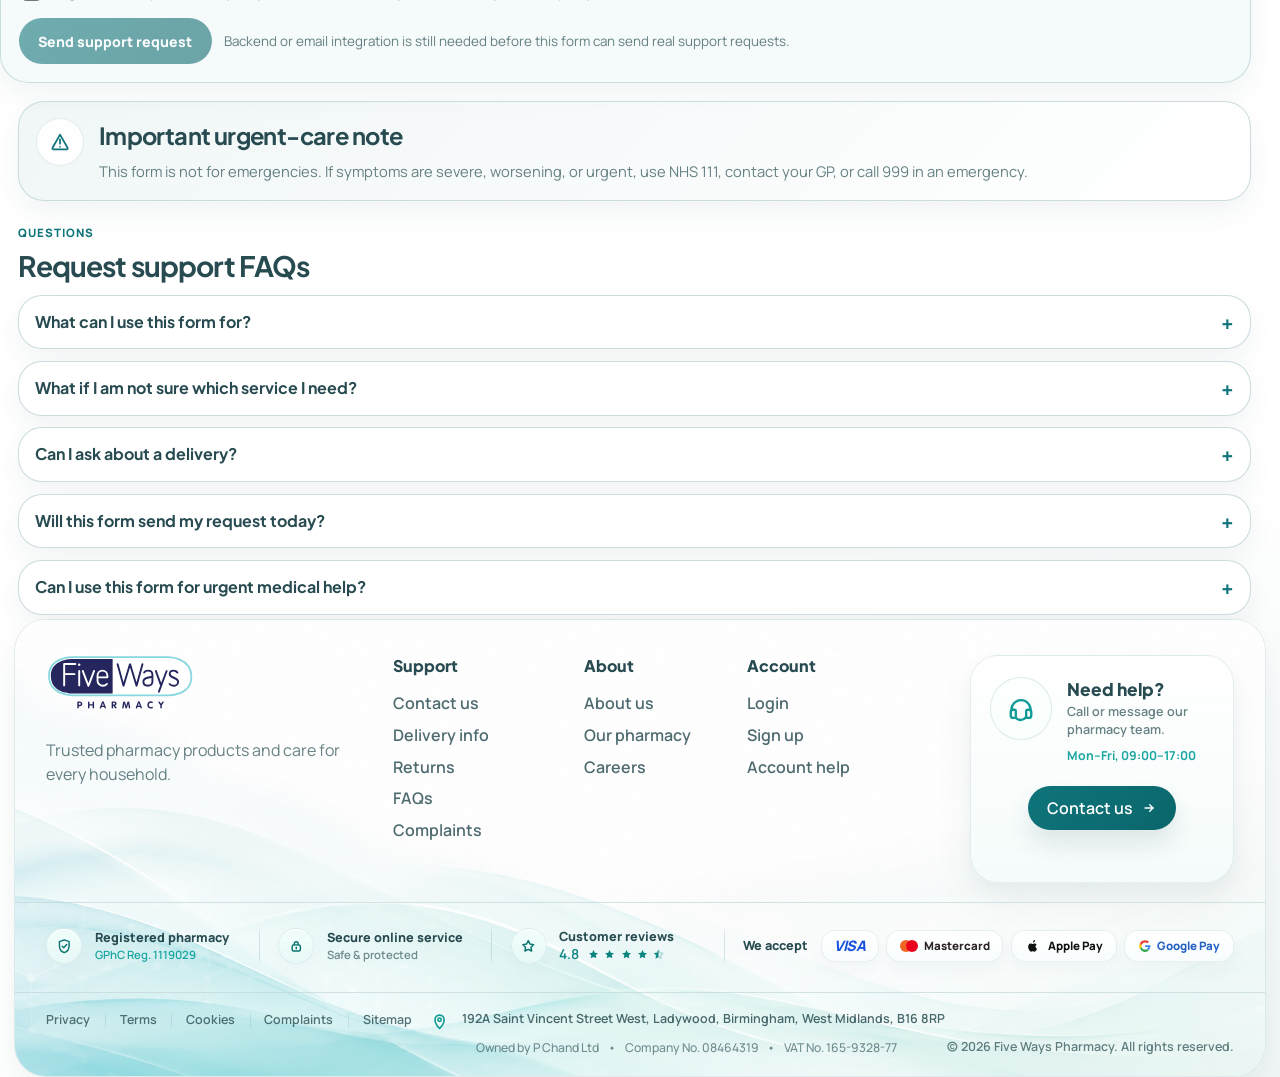
<file: request-support/index.html>
﻿<!DOCTYPE html>
<html lang="en">
<head>
  <meta charset="UTF-8" />
  <meta name="viewport" content="width=device-width, initial-scale=1.0" />
  <title>Request support without the hassle | Five Ways Pharmacy</title>
  <meta
    name="description"
    content="Send a support request to Five Ways Pharmacy for service questions, booking help, delivery queries, prescription questions, payment questions, or other general support."
  />
  <link rel="preconnect" href="https://fonts.googleapis.com" />
  <link rel="preconnect" href="https://fonts.gstatic.com" crossorigin />
  <link
    href="https://fonts.googleapis.com/css2?family=Manrope:wght@400;500;600;700;800&family=Plus+Jakarta+Sans:wght@500;600;700;800&display=swap"
    rel="stylesheet"
  />
  <link rel="stylesheet" href="../styles.css" />
</head>
<body>
  <header class="site-header">
    <div class="top-strip">
      <div class="top-strip-inner container">
        <p class="top-strip-message">
          <svg viewBox="0 0 24 24" aria-hidden="true">
            <path d="M3 7.5h11v7H3z" />
            <path d="M14 10h3.2l2.3 2.6V14H14z" />
            <circle cx="7.5" cy="17" r="1.75" />
            <circle cx="17.5" cy="17" r="1.75" />
            <path d="M5.75 17H3V9.25" />
          </svg>
          <span><strong>Free next-day UK delivery over GBP 25</strong> with discreet packaging</span>
        </p>
        <div class="top-strip-links">
          <span class="top-strip-hours" aria-label="Opening hours">
            Open Mon&ndash;Fri, 09:00&ndash;17:00 &middot; Closed bank holidays
          </span>
          <a href="#" aria-label="Customer support">Help Centre</a>
        </div>
      </div>
    </div>

    <div class="header-shell container">
      <div class="header-main">
        <button
          class="mobile-menu-toggle"
          type="button"
          aria-label="Open menu"
          aria-expanded="false"
          aria-controls="mobile-menu-drawer"
          aria-haspopup="dialog"
        >
          <svg viewBox="0 0 24 24" aria-hidden="true">
            <path d="M4.5 7.25h15" />
            <path d="M4.5 12h15" />
            <path d="M4.5 16.75h15" />
          </svg>
        </button>

        <a class="brand" href="../index.html" aria-label="Five Ways Pharmacy home">
          <img
            class="brand-logo"
            src="../assets/brand/fiveways-logo-new.svg"
            alt="Five Ways Pharmacy"
            width="454"
            height="227"
          />
        </a>

        <form class="search-bar" role="search" aria-label="Site search">
          <label class="sr-only" for="site-search">Search services or health advice</label>
          <input
            id="site-search"
            type="search"
            placeholder="Search services or health advice"
            aria-label="Search services or health advice"
          />
          <button type="submit">
            <svg viewBox="0 0 24 24" aria-hidden="true">
              <circle cx="11" cy="11" r="6" />
              <path d="M16 16l5 5" />
            </svg>
            <span>Search</span>
          </button>
        </form>

        <nav class="header-actions" aria-label="User actions">
          <div class="header-account">
            <a class="header-action header-account__link" href="../account.html" aria-label="Login or register">
              <svg viewBox="0 0 24 24" aria-hidden="true">
                <circle cx="12" cy="8.25" r="3.25" />
                <path d="M5.75 19.5c1.35-3.05 4.05-4.6 6.25-4.6s4.9 1.55 6.25 4.6" />
              </svg>
              <span class="header-account__label">Login / Register</span>
            </a>

            <a class="header-action header-account__mobile-link" href="../account.html" aria-label="Login / Register">
              <svg viewBox="0 0 24 24" aria-hidden="true">
                <circle cx="12" cy="8.25" r="3.25" />
                <path d="M5.75 19.5c1.35-3.05 4.05-4.6 6.25-4.6s4.9 1.55 6.25 4.6" />
              </svg>
              <span class="sr-only">Login or register</span>
            </a>
          </div>

          <a href="#" class="cart-pill" aria-label="Shopping cart with 2 items">
            <svg viewBox="0 0 24 24" aria-hidden="true">
              <path d="M3.5 5h2l1.7 9.25h9.9L19 8H6.2" />
              <circle cx="9.25" cy="18.25" r="1.35" />
              <circle cx="16.7" cy="18.25" r="1.35" />
            </svg>
            <span class="cart-pill-label">Cart</span>
            <span class="cart-pill-count">2</span>
          </a>
        </nav>
      </div>

      <div class="header-browse">
        <nav class="category-nav" aria-label="Main categories">
          <div class="category-pill-dropdown category-pill-dropdown--desktop-hide">
            <a href="../pharmacy-services.html" aria-haspopup="true">
              <svg viewBox="0 0 24 24" aria-hidden="true">
                <path d="M8 5.5h8v13H8z" />
                <path d="M10 3.75h4" />
                <path d="M10 9.5h4" />
                <path d="M10 13h4" />
              </svg>
              <span>Pharmacy Services</span>
            </a>

            <div class="category-pill-dropdown-menu" aria-label="Pharmacy Services menu">
              <div class="category-pill-dropdown-section">
                <p>
                  <svg viewBox="0 0 24 24" aria-hidden="true">
                    <path d="M12 19.25c-4.1-2.4-6.75-4.85-6.75-8.2a3.8 3.8 0 0 1 3.95-3.8c1.25 0 2.2.5 2.8 1.35.6-.85 1.55-1.35 2.8-1.35a3.8 3.8 0 0 1 3.95 3.8c0 3.35-2.65 5.8-6.75 8.2Z" />
                    <path d="M12 9.6v4.1" />
                    <path d="M9.95 11.65h4.1" />
                  </svg>
                  <span>Free NHS services</span>
                </p>
                <a href="../pharmacy-first/" class="category-pill-dropdown-link">
                  <span>NHS Pharmacy First</span>
                  <span class="category-pill-free-badge">FREE</span>
                </a>
                <a href="#" class="category-pill-dropdown-link">
                  <span>Stop Smoking Clinic</span>
                  <span class="category-pill-free-badge">FREE</span>
                </a>
                <a href="#" class="category-pill-dropdown-link">
                  <span>Blood Pressure Check</span>
                  <span class="category-pill-free-badge">FREE</span>
                </a>
              </div>

              <div class="category-pill-dropdown-section">
                <p>
                  <svg viewBox="0 0 24 24" aria-hidden="true">
                    <path d="M4.75 13.5h8.2l5.3-6.25c.45-.55 1.35-.55 1.8 0 .4.5.35 1.2-.1 1.65l-4.2 4.6h3.5c.8 0 1.45.65 1.45 1.45s-.65 1.45-1.45 1.45h-3.5l4.2 4.6c.45.45.5 1.15.1 1.65-.45.55-1.35.55-1.8 0l-5.3-6.25h-8.2" />
                    <path d="M7.25 10.4l-2.5 2.1 2.5 2.1" />
                  </svg>
                  <span>Travel &amp; prevention</span>
                </p>
                <a href="#" class="category-pill-dropdown-link">Travel Vaccines</a>
                <a href="../flu-vaccines/" class="category-pill-dropdown-link">Flu Vaccine</a>
                <a href="#" class="category-pill-dropdown-link">Travel Health Advice</a>
              </div>

              <div class="category-pill-dropdown-section">
                <p>
                  <svg viewBox="0 0 24 24" aria-hidden="true">
                    <path d="M8 5.5h8v13H8z" />
                    <path d="M10 3.75h4" />
                    <path d="M10 9.5h4" />
                    <path d="M10 13h4" />
                  </svg>
                  <span>Prescriptions &amp; care</span>
                </p>
                <a href="../repeat-prescriptions/" class="category-pill-dropdown-link">Repeat Prescriptions</a>
                <a href="#" class="category-pill-dropdown-link">Private Consultations</a>
                <a href="#" class="category-pill-dropdown-link">Medicine Advice</a>
              </div>

              <div class="category-pill-dropdown-actions">
                <a href="#" class="category-pill-dropdown-link">
                  <svg viewBox="0 0 24 24" aria-hidden="true">
                    <rect x="4.75" y="4.75" width="5.5" height="5.5" rx="1.1" />
                    <rect x="13.75" y="4.75" width="5.5" height="5.5" rx="1.1" />
                    <rect x="4.75" y="13.75" width="5.5" height="5.5" rx="1.1" />
                    <rect x="13.75" y="13.75" width="5.5" height="5.5" rx="1.1" />
                  </svg>
                  <span>View all services</span>
                  <svg viewBox="0 0 24 24" aria-hidden="true">
                    <path d="M6 12h12" />
                    <path d="M13 7l5 5-5 5" />
                  </svg>
                </a>
                <a href="#" class="category-pill-dropdown-link">
                  <svg viewBox="0 0 24 24" aria-hidden="true">
                    <path d="M12 4.5 13.45 9l4.55 1.45-4.55 1.45L12 16.5l-1.45-4.6L6 10.45 10.55 9 12 4.5Z" />
                    <path d="M18.5 4.75 19 6.25l1.5.5-1.5.5-.5 1.5-.5-1.5-1.5-.5 1.5-.5.5-1.5Z" />
                  </svg>
                  <span>Five Ways Pharmacy AI Assistant</span>
                </a>
              </div>
            </div>
          </div>
          <div class="category-pill-dropdown category-pill-dropdown--compact category-pill-dropdown--prescriptions">
            <button type="button" aria-haspopup="true" aria-expanded="false">
              <svg viewBox="0 0 24 24" aria-hidden="true">
                <path d="M8 5.5h8v13H8z" />
                <path d="M10 3.75h4" />
                <path d="M10 9.5h4" />
                <path d="M10 13h4" />
              </svg>
              <span>Prescriptions</span>
            </button>

            <div class="category-pill-dropdown-menu category-pill-dropdown-menu--compact" aria-label="Prescriptions menu">
              <a href="../emergency-prescriptions/" class="category-pill-dropdown-link">Emergency supply</a>
              <a href="../repeat-prescriptions/" class="category-pill-dropdown-link">Repeat prescriptions</a>
            </div>
          </div>
          <a href="../health-advice/">
            <svg viewBox="0 0 24 24" aria-hidden="true">
              <path d="M6.5 7.25h11a2.25 2.25 0 0 1 2.25 2.25v5a2.25 2.25 0 0 1-2.25 2.25H11l-4 2v-2H6.5A2.25 2.25 0 0 1 4.25 14.5v-5A2.25 2.25 0 0 1 6.5 7.25Z" />
              <path d="M8.5 10.75h7" />
              <path d="M8.5 13.25h4.5" />
            </svg>
            <span>Health Advice</span>
          </a>
          <a href="../index.html#shop-by-category" class="service-led-hidden" hidden>
            <svg viewBox="0 0 24 24" aria-hidden="true">
              <path d="M3.5 5h2l1.7 9.25h9.9L19 8H6.2" />
              <circle cx="9.25" cy="18.25" r="1.35" />
              <circle cx="16.7" cy="18.25" r="1.35" />
            </svg>
            <span>Over-the-counter Purchases</span>
          </a>
          <a href="../covid-vaccines/">
            <svg viewBox="0 0 24 24" aria-hidden="true">
              <path d="M12 4.75c1.95 1 3.95 1.45 5.45 1.7 0 6.2-3.45 10.05-5.45 11.8-2-1.75-5.45-5.6-5.45-11.8 1.5-.25 3.5-.7 5.45-1.7Z" />
              <path d="M12 8.75v5" />
              <path d="M9.5 11.25h5" />
            </svg>
            <span>COVID Vaccines (Spring / Autumn)</span>
          </a>
          <a href="../flu-vaccines/">
            <svg viewBox="0 0 24 24" aria-hidden="true">
              <path d="M15.5 5.25 18.75 8.5" />
              <path d="M8.4 15.85 15 9.25" />
              <path d="M6.4 17.85 8.4 15.85" />
              <path d="M12.9 7.35 16.65 11.1" />
              <path d="M9.55 18.45 5.9 20.1l1.65-3.65" />
            </svg>
            <span>Flu Vaccines (Autumn)</span>
          </a>
          <a href="#" class="category-pill-popular">
            <svg viewBox="0 0 24 24" aria-hidden="true">
              <path d="M12 4.75 13.35 9l4.25 1.35-4.25 1.35L12 15.95 10.65 11.7 6.4 10.35 10.65 9 12 4.75Z" />
              <path d="M18.4 5.35 18.8 6.6l1.25.4-1.25.4-.4 1.25-.4-1.25-1.25-.4 1.25-.4.4-1.25Z" />
            </svg>
            <span>Popular now</span>
          </a>
        </nav>

        <div class="quick-nav" aria-label="Popular shortcuts">
          <p>Popular now:</p>
          <a href="../pharmacy-first/" class="quick-pill quick-pill--featured">Pharmacy First</a>
          <a href="../nhs-contraception-services/" class="quick-pill">NHS Contraception Services</a>
          <a href="../stop-smoking-clinic/" class="quick-pill">Smoking Cessation Services</a>
          <a href="../umbrella-services/" class="quick-pill">Umbrella Services</a>
          <a href="../weight-loss-support/" class="quick-pill">Weight Loss</a>
        </div>
      </div>
    </div>
  </header>

  <div class="mobile-menu-shell" aria-hidden="true">
    <button class="mobile-menu-overlay" type="button" aria-label="Close menu"></button>
    <aside
      class="mobile-menu-drawer"
      id="mobile-menu-drawer"
      role="dialog"
      aria-modal="true"
      aria-hidden="true"
      aria-labelledby="mobile-menu-title"
    >
      <div class="mobile-menu-drawer-inner">
        <div class="mobile-menu-header">
          <div class="mobile-menu-header-copy">
            <img
              class="mobile-menu-logo"
              src="../assets/brand/fiveways-logo-new.svg"
              alt="Five Ways Pharmacy"
              width="454"
              height="227"
            />
          </div>
          <button class="mobile-menu-close" type="button" aria-label="Close menu">
            <svg viewBox="0 0 24 24" aria-hidden="true">
              <path d="M6.5 6.5 17.5 17.5" />
              <path d="M17.5 6.5 6.5 17.5" />
            </svg>
          </button>
        </div>

        <div class="mobile-menu-body">
          <section class="mobile-menu-section" aria-labelledby="mobile-menu-services">
            <h2 class="mobile-menu-section-title" id="mobile-menu-services">Services</h2>
            <div class="mobile-menu-links">
              <a href="../pharmacy-first/" class="mobile-menu-link">Pharmacy First</a>
              <a href="../stop-smoking-clinic/" class="mobile-menu-link">Smoking Cessation Services</a>
              <a href="../umbrella-services/" class="mobile-menu-link">Umbrella Services</a>
              <a href="../weight-loss-support/" class="mobile-menu-link">Weight Loss</a>
              <a href="../nhs-contraception-services/" class="mobile-menu-link">NHS Contraception Services</a>
              <details class="mobile-menu-group">
                <summary class="mobile-menu-link mobile-menu-link--toggle">Prescriptions</summary>
                <div class="mobile-menu-submenu">
                  <a href="../emergency-prescriptions/" class="mobile-menu-link">Emergency supply</a>
                  <a href="../repeat-prescriptions/" class="mobile-menu-link">Repeat prescriptions</a>
                </div>
              </details>
              <a href="../health-advice/" class="mobile-menu-link">Health Advice</a>
              <a href="../index.html#shop-by-category" class="mobile-menu-link service-led-hidden" hidden>Over-the-counter Purchases</a>
              <a href="../covid-vaccines/" class="mobile-menu-link">COVID Vaccines (Spring / Autumn)</a>
              <a href="../flu-vaccines/" class="mobile-menu-link">Flu Vaccines (Autumn)</a>
            </div>
          </section>

          <section class="mobile-menu-section" aria-labelledby="mobile-menu-account">
            <h2 class="mobile-menu-section-title" id="mobile-menu-account">Account</h2>
            <div class="mobile-menu-links">
              <a href="../login.html" class="mobile-menu-link">Login</a>
              <a href="../register.html" class="mobile-menu-link">Register</a>
              <a href="#" class="mobile-menu-link">Account help</a>
            </div>
          </section>

          <section class="mobile-menu-section" aria-labelledby="mobile-menu-support">
            <h2 class="mobile-menu-section-title" id="mobile-menu-support">Support</h2>
            <div class="mobile-menu-links">
              <a href="../delivery-privacy/" class="mobile-menu-link">Delivery info</a>
              <a href="#" class="mobile-menu-link">Returns</a>
              <a href="#" class="mobile-menu-link">FAQs</a>
              <a href="#" class="mobile-menu-link">Complaints</a>
            </div>
          </section>

          <aside class="mobile-menu-help-card" aria-label="Need help">
            <p class="mobile-menu-help-kicker">Need help?</p>
            <h3>Call or message our pharmacy team.</h3>
            <a href="../speak-to-our-team/" class="mobile-menu-help-link">
              <span>Contact us</span>
              <span aria-hidden="true">&rarr;</span>
            </a>
          </aside>
          <button class="mobile-menu-close-button" type="button" aria-label="Close menu">
            Close menu
          </button>
        </div>
      </div>
    </aside>
  </div>

  <div class="compact-header" aria-label="Compact sticky site tools">
    <div class="compact-header-inner container">
      <a class="compact-brand" href="../index.html" aria-label="Five Ways Pharmacy home">
        <img
          class="compact-brand-logo"
          src="../assets/brand/fiveways-logo-new.svg"
          alt="Five Ways Pharmacy"
          width="454"
          height="227"
        />
      </a>
      <form class="compact-search" role="search" aria-label="Compact site search">
        <label class="sr-only" for="compact-site-search">Search services or health advice</label>
        <input
          id="compact-site-search"
          type="search"
          placeholder="Search services or health advice"
          aria-label="Search services or health advice"
        />
        <button type="submit">
          <svg viewBox="0 0 24 24" aria-hidden="true">
            <circle cx="11" cy="11" r="6" />
            <path d="M16 16l5 5" />
          </svg>
          <span>Search</span>
        </button>
      </form>
      <a href="../account.html" class="compact-account" aria-label="Login / Register">
        <svg viewBox="0 0 24 24" aria-hidden="true">
          <circle cx="12" cy="8.25" r="3.25" />
          <path d="M5.75 19.5c1.35-3.05 4.05-4.6 6.25-4.6s4.9 1.55 6.25 4.6" />
        </svg>
        <span class="compact-account-label">Login / Register</span>
      </a>
      <a href="#" class="compact-cart" aria-label="Shopping cart with 2 items">
        <svg viewBox="0 0 24 24" aria-hidden="true">
          <path d="M3.5 5h2l1.7 9.25h9.9L19 8H6.2" />
          <circle cx="9.25" cy="18.25" r="1.35" />
          <circle cx="16.7" cy="18.25" r="1.35" />
        </svg>
        <span class="compact-cart-label">Cart</span>
        <span class="compact-cart-count">2</span>
      </a>
    </div>
  </div>
  <div class="compact-header-sentinel" aria-hidden="true"></div>

  <main class="service-detail-page service-detail-page--request-support">
    <section class="service-detail-hero container">
      <div class="service-detail-hero-shell">
        <div class="service-detail-hero-copy">
          <nav class="service-detail-breadcrumb" aria-label="Breadcrumb">
            <a href="../index.html">Home</a>
            <span aria-hidden="true">/</span>
            <span aria-current="page">Request support without the hassle</span>
          </nav>
          <span class="section-kicker">Pharmacy support</span>
          <h1>Request support without the hassle</h1>
          <p>
            Tell us what you need help with and the Five Ways Pharmacy team will guide you to the right next step. This
            service is for general support requests when you are not sure which pharmacy service or contact route is the
            best fit.
          </p>
          <div class="service-detail-pill-row" aria-label="Support request highlights">
            <span>Service questions</span>
            <span>Booking help</span>
            <span>Delivery queries</span>
            <span>Secure response</span>
          </div>
          <div class="service-detail-action-row">
            <a href="#support-request-form" class="service-detail-button service-detail-button--primary">Send a support request</a>
          </div>
          <p class="service-detail-action-note">
            Use this service for non-urgent support requests. If symptoms are severe, worsening, or urgent, use NHS 111,
            contact your GP, or call 999 in an emergency.
          </p>
          <div class="service-detail-panel support-hero-reassurance">
            <div class="service-detail-section-head service-detail-section-head--compact">
              <span class="section-kicker">How this service works</span>
              <h2>A clear next step without needing to call first</h2>
              <p>Send a support request and the Five Ways Pharmacy team will guide you to the right next step.</p>
            </div>
            <ul class="service-detail-bullet-list">
              <li>We review your request during pharmacy opening hours</li>
              <li>We may reply by email or phone depending on your chosen contact method</li>
              <li>Urgent symptoms should not wait for an online response</li>
            </ul>
          </div>
        </div>

        <div class="service-detail-hero-rail">
          <aside class="service-detail-hero-card" aria-label="Support request overview">
            <div class="service-detail-hero-card__body">
              <p class="service-detail-hero-card__eyebrow">At a glance</p>
              <ul class="service-detail-checklist">
                <li>Tell us what you need help with in one place</li>
                <li>Choose how you would prefer the team to contact you</li>
                <li>Delivery support depends on the pharmacy service, availability, eligibility, and patient circumstances</li>
                <li>The pharmacy team will confirm the most suitable next step</li>
              </ul>
            </div>
          </aside>

          <div class="service-detail-panel">
            <div class="service-detail-section-head service-detail-section-head--compact">
              <span class="section-kicker">What happens next</span>
              <h2>Support requests are reviewed by the pharmacy team</h2>
              <p>
                Share the information you are comfortable providing. Five Ways Pharmacy will use it only to review your
                request and decide the best next step.
              </p>
            </div>
            <ul class="service-detail-bullet-list">
              <li>Requests are reviewed during pharmacy opening hours</li>
              <li>Responses may depend on the type of query and the information provided</li>
              <li>Urgent medicine or health concerns should not wait for an online response</li>
            </ul>
          </div>
        </div>
      </div>
    </section>

    <section class="service-detail-section container" id="support-request-form">
      <div class="service-detail-panel">
        <div class="service-detail-section-head service-detail-section-head--compact">
          <span class="section-kicker">Support form</span>
          <h2>Send a support request</h2>
          <p>
            Complete the form below and include as much practical detail as you can. The right route may depend on the
            pharmacy service, availability, eligibility, and patient circumstances.
          </p>
        </div>
        <p class="support-form-note">
          Online support requests are not live yet. Backend or email integration is still needed before Five Ways Pharmacy
          can receive real requests through this form.
        </p>
        <form action="#" method="post" aria-describedby="support-request-status">
          <div class="support-form-grid">
            <div class="support-form-field">
              <label for="support-full-name">Full name</label>
              <input id="support-full-name" name="full_name" type="text" placeholder="Your full name" />
            </div>

            <div class="support-form-field">
              <label for="support-email">Email address</label>
              <input id="support-email" name="email" type="email" placeholder="name@example.com" />
            </div>

            <div class="support-form-field">
              <label for="support-phone">Phone number <span aria-hidden="true">(optional)</span></label>
              <input id="support-phone" name="phone" type="tel" placeholder="Optional phone number" />
            </div>

            <div class="support-form-field">
              <label for="support-contact-method">Preferred contact method</label>
              <select id="support-contact-method" name="preferred_contact">
                <option value="email">Email</option>
                <option value="phone">Phone</option>
                <option value="either">Either</option>
              </select>
            </div>

            <div class="support-form-field support-form-field--full">
              <label for="support-topic">What do you need help with?</label>
              <select id="support-topic" name="support_topic">
                <option value="" selected>Select a support topic</option>
                <option value="pharmacy-service-question">Pharmacy service question</option>
                <option value="booking-or-appointment-help">Booking or appointment help</option>
                <option value="delivery-question">Delivery question</option>
                <option value="prescription-question">Prescription question</option>
                <option value="payment-question">Payment question</option>
                <option value="other-support">Other support</option>
              </select>
            </div>

            <div class="support-form-field support-form-field--full">
              <label for="support-message">Message</label>
              <textarea id="support-message" name="message" placeholder="Tell the pharmacy team what you need help with and any useful background information."></textarea>
            </div>

            <div class="support-form-consent">
              <input id="support-consent" name="support_consent" type="checkbox" />
              <label for="support-consent">I agree Five Ways Pharmacy may use the information provided to respond to my request.</label>
            </div>

            <div class="support-form-actions">
              <button class="service-detail-button service-detail-button--primary support-form-button" type="submit" disabled>Send support request</button>
              <p class="support-form-status" id="support-request-status">
                Backend or email integration is still needed before this form can send real support requests.
              </p>
            </div>
          </div>
        </form>
      </div>
    </section>

    <section class="service-detail-section service-detail-section--mobile-offset container">
      <div class="service-detail-alert">
        <span class="service-detail-alert__icon" aria-hidden="true">
          <svg viewBox="0 0 24 24">
            <path d="M12 3.9 3.85 18.2A1.2 1.2 0 0 0 4.9 20h14.2a1.2 1.2 0 0 0 1.05-1.8Z" />
            <path d="M12 9v4.75" />
            <circle cx="12" cy="17.3" r="0.9" fill="currentColor" stroke="none" />
          </svg>
        </span>
        <div class="service-detail-alert__copy">
          <h2>Important urgent-care note</h2>
          <p>
            This form is not for emergencies. If symptoms are severe, worsening, or urgent, use NHS 111, contact your GP,
            or call 999 in an emergency.
          </p>
        </div>
      </div>
    </section>

    <section class="service-detail-section service-detail-section--mobile-offset container">
      <div class="service-detail-section-head">
        <span class="section-kicker">Questions</span>
        <h2>Request support FAQs</h2>
      </div>
      <div class="service-detail-faq-list">
        <details class="service-detail-faq-item">
          <summary>What can I use this form for?</summary>
          <p>
            Use it for general support such as pharmacy service questions, booking help, delivery queries, prescription
            questions, payment questions, or other non-urgent support.
          </p>
        </details>
        <details class="service-detail-faq-item">
          <summary>What if I am not sure which service I need?</summary>
          <p>
            That is exactly what this service is for. Tell Five Ways Pharmacy what you need help with and the team can
            guide you towards the most suitable next step.
          </p>
        </details>
        <details class="service-detail-faq-item">
          <summary>Can I ask about a delivery?</summary>
          <p>
            Yes. Delivery support questions can be reviewed here. Delivery options may depend on the pharmacy service,
            availability, eligibility, and patient circumstances.
          </p>
        </details>
        <details class="service-detail-faq-item">
          <summary>Will this form send my request today?</summary>
          <p>
            Not yet. The form interface is ready, but backend or email integration is still needed before online support
            requests can be received through this service.
          </p>
        </details>
        <details class="service-detail-faq-item">
          <summary>Can I use this form for urgent medical help?</summary>
          <p>
            No. Urgent or worsening symptoms should go to NHS 111, your GP, urgent care, or 999 in an emergency rather
            than waiting for an online response.
          </p>
        </details>
      </div>
    </section>
  </main>

  <footer class="site-footer">
    <div class="container">
      <div class="footer-shell">
        <div class="footer-top">
          <div class="footer-brand-block">
            <a class="brand footer-brand" href="../index.html" aria-label="Five Ways Pharmacy home">
              <img
                class="brand-logo"
                src="../assets/brand/fiveways-logo-new.svg"
                alt="Five Ways Pharmacy"
                width="454"
                height="227"
              />
            </a>
            <p>Trusted pharmacy products and care for every household.</p>
          </div>
          <div class="footer-nav-shell">
            <div class="footer-nav">
              <details class="footer-nav-column footer-nav-column--shop footer-nav-accordion service-led-hidden" open hidden>
                <summary class="footer-nav-toggle">
                  <span>Shop</span>
                  <svg viewBox="0 0 24 24" aria-hidden="true">
                    <path d="M7 10.5 12 15l5-4.5" />
                  </svg>
                </summary>
                <div class="footer-nav-links">
                  <a href="#">All products</a>
                  <a href="#">Best sellers</a>
                  <a href="#">Offers</a>
                  <a href="#">Pharmacy services</a>
                  <a href="#">Prescriptions</a>
                </div>
              </details>
              <details class="footer-nav-column footer-nav-accordion" open>
                <summary class="footer-nav-toggle">
                  <span>Support</span>
                  <svg viewBox="0 0 24 24" aria-hidden="true">
                    <path d="M7 10.5 12 15l5-4.5" />
                  </svg>
                </summary>
                <div class="footer-nav-links">
                  <a href="../speak-to-our-team/">Contact us</a>
                  <a href="../delivery-privacy/">Delivery info</a>
                  <a href="#">Returns</a>
                  <a href="#">FAQs</a>
                  <a href="#">Complaints</a>
                </div>
              </details>
              <details class="footer-nav-column footer-nav-accordion" open>
                <summary class="footer-nav-toggle">
                  <span>About</span>
                  <svg viewBox="0 0 24 24" aria-hidden="true">
                    <path d="M7 10.5 12 15l5-4.5" />
                  </svg>
                </summary>
                <div class="footer-nav-links">
                  <a href="#">About us</a>
                  <a href="#">Our pharmacy</a>
                  <a href="#" class="footer-link--desktop-hide">Blog</a>
                  <a href="#">Careers</a>
                </div>
              </details>
              <details class="footer-nav-column footer-nav-accordion" open>
                <summary class="footer-nav-toggle">
                  <span>Account</span>
                  <svg viewBox="0 0 24 24" aria-hidden="true">
                    <path d="M7 10.5 12 15l5-4.5" />
                  </svg>
                </summary>
                <div class="footer-nav-links">
                  <a href="#">Login</a>
                  <a href="#">Sign up</a>
                  <a href="#">Account help</a>
                </div>
              </details>
            </div>
          </div>
          <aside class="footer-help-card" id="footer-help-card">
            <div class="footer-help-head">
              <span class="footer-help-icon" aria-hidden="true">
                <svg viewBox="0 0 24 24">
                  <path d="M4.8 12.6a7.2 7.2 0 0 1 14.4 0" />
                  <path d="M6.3 12.55h-.1a1.9 1.9 0 0 0-1.9 1.9v2.35a1.9 1.9 0 0 0 1.9 1.9h.95a.95.95 0 0 0 .95-.95v-4.24a.95.95 0 0 0-.95-.95Z" />
                  <path d="M17.7 12.55h.1a1.9 1.9 0 0 1 1.9 1.9v2.35a1.9 1.9 0 0 1-1.9 1.9h-.95a.95.95 0 0 1-.95-.95v-4.24a.95.95 0 0 1 .95-.95Z" />
                  <path d="M8.55 19.05a4.7 4.7 0 0 0 6.9-.7" />
                </svg>
              </span>
              <div class="footer-help-copy">
                <h4>Need help?</h4>
                <p class="footer-help-support">Call or message our pharmacy team.</p>
                <p class="footer-help-hours">Mon&ndash;Fri, 09:00&ndash;17:00</p>
              </div>
            </div>
            <a class="footer-help-cta" href="#footer-help-card">
              <span>Contact us</span>
              <svg viewBox="0 0 24 24" aria-hidden="true">
                <path d="M6 12h12" />
                <path d="M13 7l5 5-5 5" />
              </svg>
            </a>
          </aside>
        </div>
        <div class="footer-middle-strip">
          <article class="footer-strip-feature">
            <span class="footer-strip-icon" aria-hidden="true">
              <svg viewBox="0 0 24 24">
                <path d="M12 3.75 18.25 6v5.55c0 4.32-2.75 7.35-6.25 8.7-3.5-1.35-6.25-4.38-6.25-8.7V6Z" />
                <path d="m9.45 12 1.8 1.8 3.9-4.05" />
              </svg>
            </span>
            <div class="footer-strip-copy footer-strip-copy--registered">
              <strong>Registered pharmacy</strong>
              <small>GPhC Reg. 1119029</small>
            </div>
          </article>
          <article class="footer-strip-feature">
            <span class="footer-strip-icon" aria-hidden="true">
              <svg viewBox="0 0 24 24">
                <rect x="6.7" y="10.2" width="10.6" height="7.9" rx="2" />
                <path d="M9.45 10.2V8.65a2.55 2.55 0 1 1 5.1 0v1.55" />
                <path d="M12 13.3v1.8" />
              </svg>
            </span>
            <div class="footer-strip-copy">
              <strong>Secure online service</strong>
              <small>Safe &amp; protected</small>
            </div>
          </article>
          <article class="footer-strip-feature">
            <span class="footer-strip-icon" aria-hidden="true">
              <svg viewBox="0 0 24 24">
                <path d="m12 4.7 2.15 4.43 4.9.72-3.53 3.45.83 4.8L12 16l-4.35 2.1.83-4.8-3.53-3.45 4.9-.72Z" />
              </svg>
            </span>
            <div class="footer-strip-copy">
              <strong>Customer reviews</strong>
              <small class="footer-review-line">
                <span class="footer-review-value">4.8</span>
                <span class="footer-review-stars" aria-hidden="true">
                  <svg class="footer-review-star footer-review-star--full" viewBox="0 0 24 24">
                    <path class="footer-review-star-fill" d="m12 4.7 2.15 4.43 4.9.72-3.53 3.45.83 4.8L12 16l-4.35 2.1.83-4.8-3.53-3.45 4.9-.72Z" />
                  </svg>
                  <svg class="footer-review-star footer-review-star--full" viewBox="0 0 24 24">
                    <path class="footer-review-star-fill" d="m12 4.7 2.15 4.43 4.9.72-3.53 3.45.83 4.8L12 16l-4.35 2.1.83-4.8-3.53-3.45 4.9-.72Z" />
                  </svg>
                  <svg class="footer-review-star footer-review-star--full" viewBox="0 0 24 24">
                    <path class="footer-review-star-fill" d="m12 4.7 2.15 4.43 4.9.72-3.53 3.45.83 4.8L12 16l-4.35 2.1.83-4.8-3.53-3.45 4.9-.72Z" />
                  </svg>
                  <svg class="footer-review-star footer-review-star--full" viewBox="0 0 24 24">
                    <path class="footer-review-star-fill" d="m12 4.7 2.15 4.43 4.9.72-3.53 3.45.83 4.8L12 16l-4.35 2.1.83-4.8-3.53-3.45 4.9-.72Z" />
                  </svg>
                  <svg class="footer-review-star footer-review-star--half" viewBox="0 0 24 24">
                    <defs>
                      <clipPath id="footer-review-half-clip">
                        <rect x="0" y="0" width="12" height="24" />
                      </clipPath>
                    </defs>
                    <path class="footer-review-star-outline" d="m12 4.7 2.15 4.43 4.9.72-3.53 3.45.83 4.8L12 16l-4.35 2.1.83-4.8-3.53-3.45 4.9-.72Z" />
                    <path class="footer-review-star-half-fill" clip-path="url(#footer-review-half-clip)" d="m12 4.7 2.15 4.43 4.9.72-3.53 3.45.83 4.8L12 16l-4.35 2.1.83-4.8-3.53-3.45 4.9-.72Z" />
                  </svg>
                </span>
              </small>
            </div>
          </article>
          <div class="footer-strip-feature footer-strip-feature--payments">
            <strong class="footer-strip-pay-label">We accept</strong>
            <div class="footer-payment-badges" aria-label="Accepted payment methods">
              <span class="footer-payment-badge footer-payment-badge--visa">
                <span class="footer-payment-logo footer-payment-logo--visa" aria-hidden="true">VISA</span>
              </span>
              <span class="footer-payment-badge footer-payment-badge--mastercard">
                <span class="footer-payment-mark footer-payment-mark--mc" aria-hidden="true"></span>
                <span>Mastercard</span>
              </span>
              <span class="footer-payment-badge footer-payment-badge--apple">
                <svg class="footer-payment-logo footer-payment-logo--apple" viewBox="0 0 24 24" aria-hidden="true">
                  <path d="M15.18 12.55c.02 2.2 1.93 2.93 1.95 2.94-.02.05-.31 1.04-.99 2.05-.59.88-1.21 1.76-2.19 1.78-.95.02-1.26-.56-2.35-.56-1.09 0-1.44.54-2.33.58-.94.04-1.66-.95-2.26-1.82-1.23-1.79-2.17-5.05-.91-7.22.63-1.08 1.75-1.76 2.97-1.78.92-.02 1.8.62 2.35.62.55 0 1.58-.77 2.66-.65.45.02 1.71.18 2.52 1.36-.07.04-1.49.87-1.47 2.7ZM13.87 6.1c.5-.6.85-1.42.76-2.24-.72.03-1.59.48-2.11 1.08-.46.54-.87 1.38-.76 2.19.79.06 1.6-.4 2.11-1.03Z" />
                </svg>
                <span>Apple Pay</span>
              </span>
              <span class="footer-payment-badge footer-payment-badge--google">
                <svg class="footer-payment-logo footer-payment-logo--google" viewBox="0 0 24 24" aria-hidden="true">
                  <path fill="#4285F4" d="M21.6 12.23c0-.67-.06-1.17-.18-1.7H12v3.21h5.53c-.11.8-.7 2-2.01 2.81l-.02.11 2.61 2.02.18.02c1.69-1.56 2.66-3.85 2.66-6.47Z" />
                  <path fill="#34A853" d="M12 22c2.7 0 4.96-.9 6.62-2.45l-3.15-2.44c-.84.58-1.96.98-3.47.98-2.64 0-4.88-1.74-5.68-4.15l-.1.01-2.71 2.1-.03.1A10 10 0 0 0 12 22Z" />
                  <path fill="#FBBC05" d="M6.32 13.94A5.99 5.99 0 0 1 6 12c0-.67.12-1.31.31-1.94l-.01-.13-2.75-2.14-.09.04A10 10 0 0 0 2 12c0 1.59.38 3.09 1.06 4.42l3.26-2.48Z" />
                  <path fill="#EA4335" d="M12 5.91c1.92 0 3.21.83 3.95 1.52l2.88-2.81C16.96 2.88 14.7 2 12 2a10 10 0 0 0-8.94 5.58l3.18 2.47c.81-2.41 3.05-4.14 5.76-4.14Z" />
                </svg>
                <span>Google Pay</span>
              </span>
            </div>
          </div>
        </div>
        <div class="footer-bottom">
          <div class="footer-bottom-main">
            <div class="footer-legal-links">
              <a href="#">Privacy</a>
              <a href="#">Terms</a>
              <a href="#">Cookies</a>
              <a href="#">Complaints</a>
              <a href="#">Sitemap</a>
            </div>
            <div class="footer-address">
              <span class="footer-address-icon" aria-hidden="true">
                <svg viewBox="0 0 24 24">
                  <path d="M12 21s-5.2-5.07-5.2-10a5.2 5.2 0 1 1 10.4 0c0 4.93-5.2 10-5.2 10Z" />
                  <circle cx="12" cy="11" r="1.9" />
                </svg>
              </span>
              <p>192A Saint Vincent Street West, Ladywood, Birmingham, West Midlands, B16 8RP</p>
            </div>
            <div class="footer-copyright">
              <p>&copy; 2026 Five Ways Pharmacy. All rights reserved.</p>
            </div>
          </div>
          <p class="footer-company-details">
            Owned by P Chand Ltd <span>&bull;</span> Company No. 08464319 <span>&bull;</span> VAT No. 165-9328-77
          </p>
        </div>
      </div>
    </div>
  </footer>

  <script>
    (() => {
      const sentinel = document.querySelector(".compact-header-sentinel");
      if (!sentinel) return;

      const stickyOffset = 10;
      let stickyThreshold = 0;
      let scrollFrame = null;
      let measureFrame = null;

      const toggleStickyHeader = (active) => {
        document.body.classList.toggle("compact-header-active", active);
      };

      const measureStickyThreshold = () => {
        stickyThreshold = Math.max(0, Math.round(sentinel.getBoundingClientRect().top + window.scrollY - stickyOffset));
      };

      const syncStickyHeader = () => {
        toggleStickyHeader(window.scrollY >= stickyThreshold);
      };

      const requestStickySync = () => {
        if (scrollFrame !== null) return;

        scrollFrame = window.requestAnimationFrame(() => {
          scrollFrame = null;
          syncStickyHeader();
        });
      };

      const requestStickyMeasure = () => {
        if (measureFrame !== null) return;

        measureFrame = window.requestAnimationFrame(() => {
          measureFrame = null;
          measureStickyThreshold();
          syncStickyHeader();
        });
      };

      measureStickyThreshold();
      syncStickyHeader();

      window.addEventListener("scroll", requestStickySync, { passive: true });
      window.addEventListener("resize", requestStickyMeasure);
      window.addEventListener("orientationchange", requestStickyMeasure);
      window.addEventListener("load", requestStickyMeasure, { once: true });
    })();

    (() => {
      const footerAccordions = Array.from(document.querySelectorAll(".footer-nav-accordion"));
      const footerAccordionViewport = window.matchMedia("(max-width: 980px)");
      let accordionMode = null;

      if (!footerAccordions.length) return;

      const syncFooterAccordions = () => {
        const nextMode = footerAccordionViewport.matches ? "mobile" : "desktop";
        if (nextMode === accordionMode) return;

        accordionMode = nextMode;

        footerAccordions.forEach((accordion) => {
          if (nextMode === "desktop") {
            accordion.setAttribute("open", "");
            return;
          }

          accordion.removeAttribute("open");
        });
      };

      syncFooterAccordions();

      if (typeof footerAccordionViewport.addEventListener === "function") {
        footerAccordionViewport.addEventListener("change", syncFooterAccordions);
      } else if (typeof footerAccordionViewport.addListener === "function") {
        footerAccordionViewport.addListener(syncFooterAccordions);
      }
    })();

    (() => {
      const menuToggle = document.querySelector(".mobile-menu-toggle");
      const menuShell = document.querySelector(".mobile-menu-shell");
      const menuDrawer = document.querySelector(".mobile-menu-drawer");
      const menuOverlay = document.querySelector(".mobile-menu-overlay");
      const menuClose = document.querySelector(".mobile-menu-close");
      const menuCloseButton = document.querySelector(".mobile-menu-close-button");
      const menuGroups = menuShell.querySelectorAll(".mobile-menu-group");

      if (!menuToggle || !menuShell || !menuDrawer || !menuOverlay || !menuClose) return;

      const mobileViewport = window.matchMedia("(max-width: 768px)");
      let lastFocusedElement = null;

      const closeMenu = ({ restoreFocus = true } = {}) => {
        document.body.classList.remove("mobile-menu-open");
        menuShell.setAttribute("aria-hidden", "true");
        menuDrawer.setAttribute("aria-hidden", "true");
        menuToggle.setAttribute("aria-expanded", "false");
        menuGroups.forEach((group) => {
          if (group instanceof HTMLDetailsElement) {
            group.open = false;
          }
        });

        if (restoreFocus && lastFocusedElement instanceof HTMLElement) {
          lastFocusedElement.focus();
        }

        lastFocusedElement = null;
      };

      const openMenu = () => {
        if (!mobileViewport.matches) return;

        lastFocusedElement = document.activeElement instanceof HTMLElement ? document.activeElement : null;

        document.body.classList.add("mobile-menu-open");
        menuShell.setAttribute("aria-hidden", "false");
        menuDrawer.setAttribute("aria-hidden", "false");
        menuToggle.setAttribute("aria-expanded", "true");

        requestAnimationFrame(() => {
          menuClose.focus();
        });
      };

      const toggleMenu = () => {
        if (document.body.classList.contains("mobile-menu-open")) {
          closeMenu();
          return;
        }

        openMenu();
      };

      menuToggle.addEventListener("click", toggleMenu);
      menuClose.addEventListener("click", () => closeMenu());
      menuCloseButton?.addEventListener("click", () => closeMenu());
      menuOverlay.addEventListener("click", () => closeMenu({ restoreFocus: false }));

      menuShell.querySelectorAll("a").forEach((link) => {
        link.addEventListener("click", () => closeMenu({ restoreFocus: false }));
      });

      document.addEventListener("keydown", (event) => {
        if (event.key === "Escape" && document.body.classList.contains("mobile-menu-open")) {
          closeMenu();
        }
      });

      const syncMenuToViewport = () => {
        if (mobileViewport.matches) return;
        closeMenu({ restoreFocus: false });
      };

      if (typeof mobileViewport.addEventListener === "function") {
        mobileViewport.addEventListener("change", syncMenuToViewport);
      } else if (typeof mobileViewport.addListener === "function") {
        mobileViewport.addListener(syncMenuToViewport);
      }
    })();
  </script>
</body>
</html>
</file>
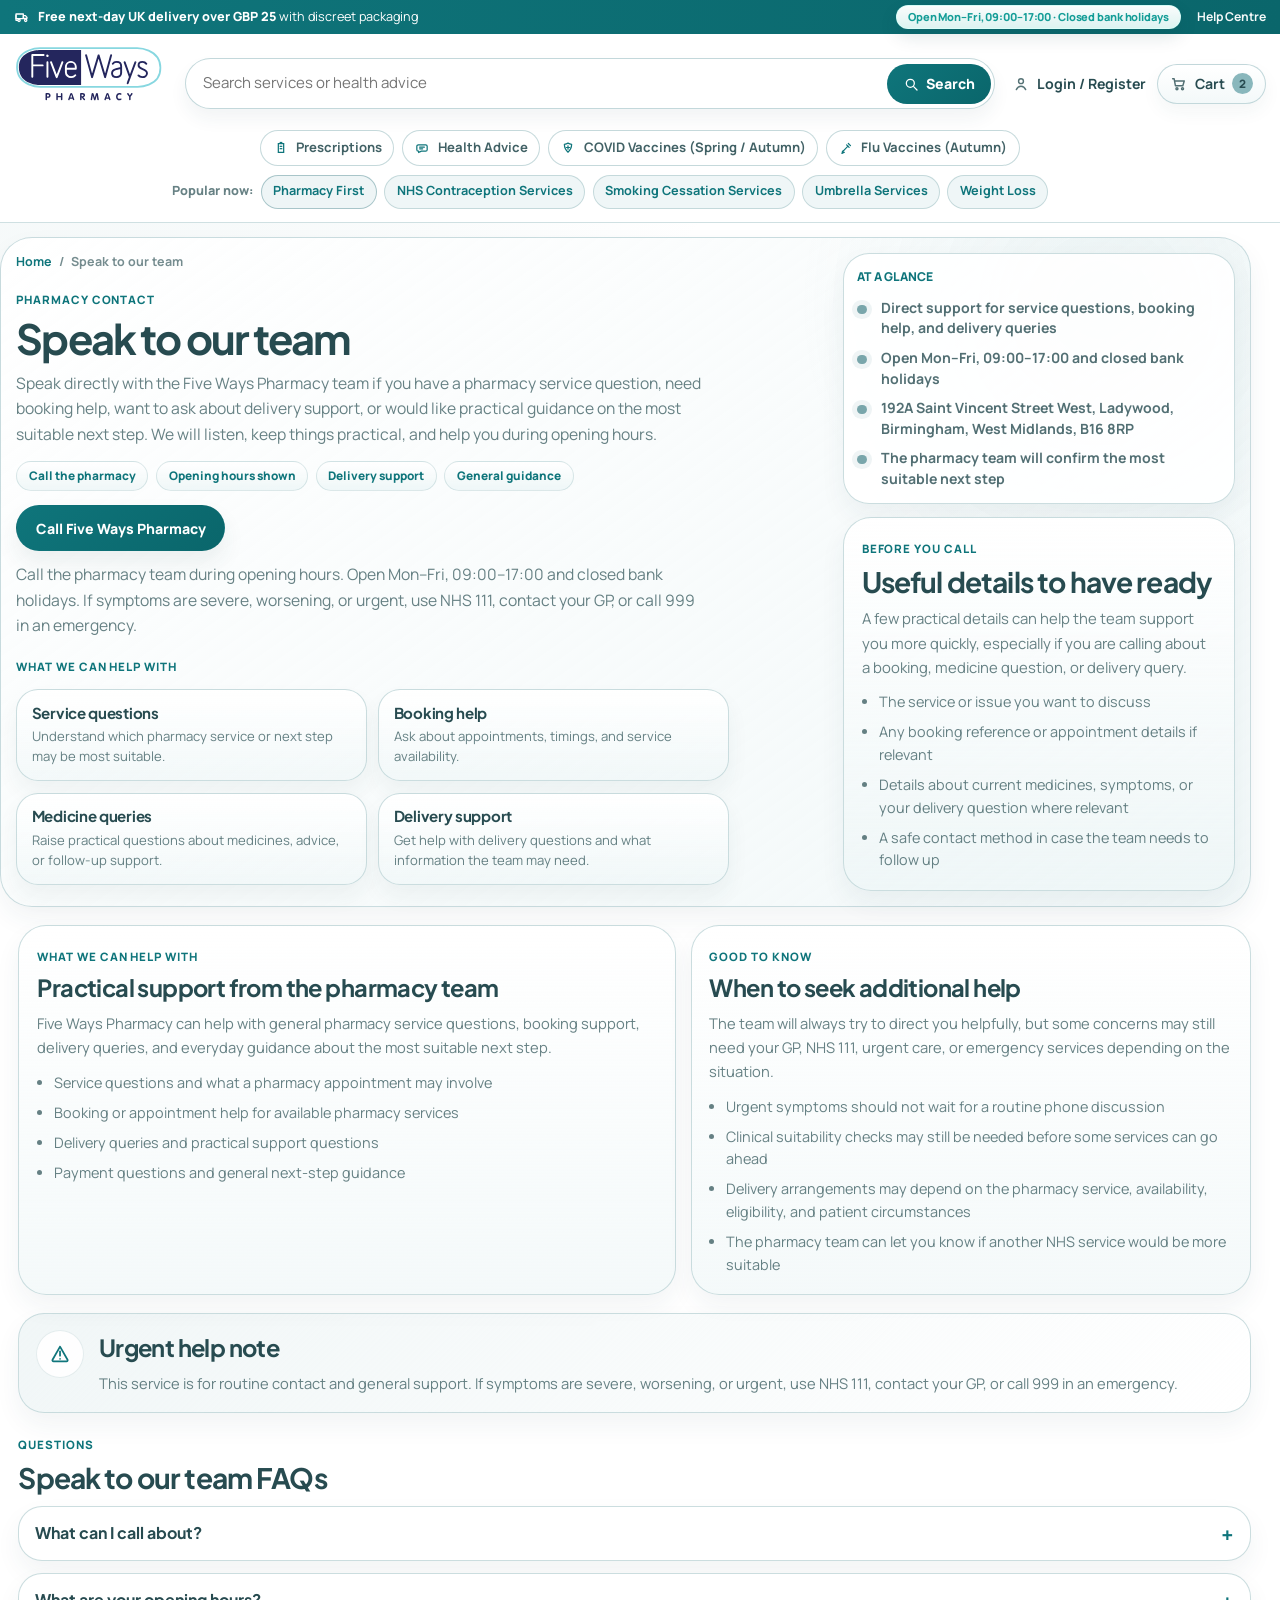
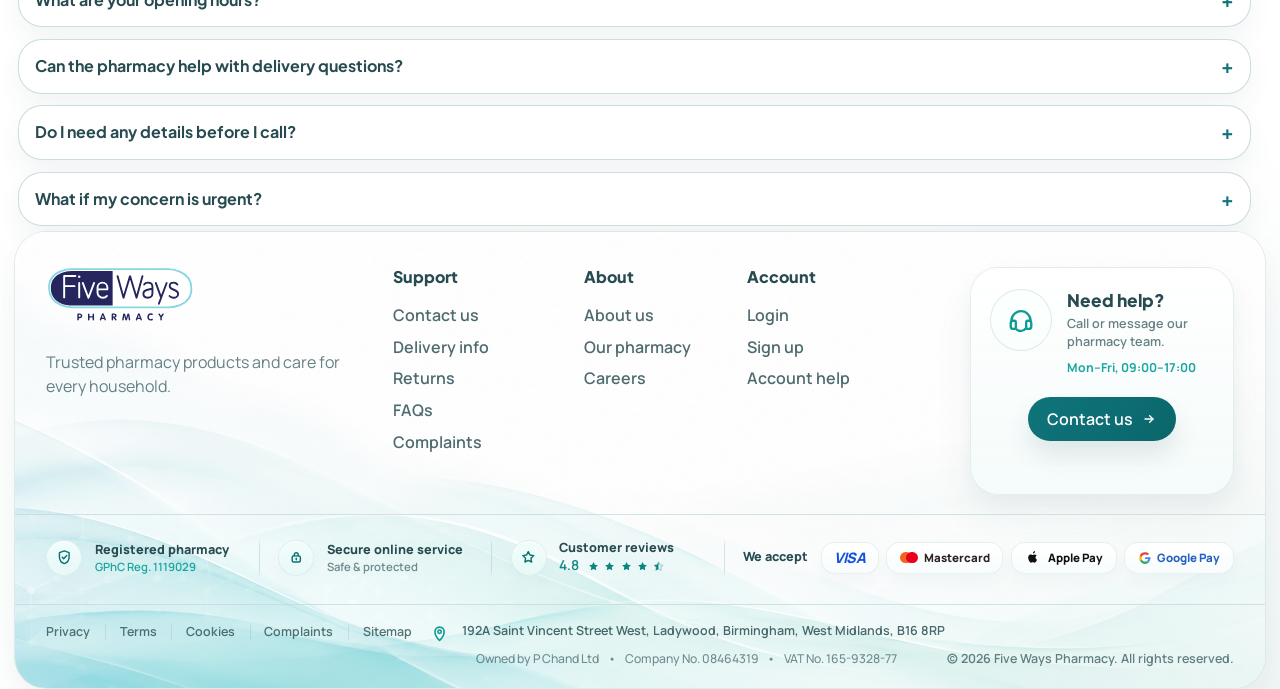
<file: speak-to-our-team/index.html>
﻿<!DOCTYPE html>
<html lang="en">
<head>
  <meta charset="UTF-8" />
  <meta name="viewport" content="width=device-width, initial-scale=1.0" />
  <title>Speak to our team | Five Ways Pharmacy</title>
  <meta
    name="description"
    content="Call Five Ways Pharmacy for service questions, booking help, delivery queries, and general pharmacy support during opening hours."
  />
  <link rel="preconnect" href="https://fonts.googleapis.com" />
  <link rel="preconnect" href="https://fonts.gstatic.com" crossorigin />
  <link
    href="https://fonts.googleapis.com/css2?family=Manrope:wght@400;500;600;700;800&family=Plus+Jakarta+Sans:wght@500;600;700;800&display=swap"
    rel="stylesheet"
  />
  <link rel="stylesheet" href="../styles.css" />
</head>
<body>
  <header class="site-header">
    <div class="top-strip">
      <div class="top-strip-inner container">
        <p class="top-strip-message">
          <svg viewBox="0 0 24 24" aria-hidden="true">
            <path d="M3 7.5h11v7H3z" />
            <path d="M14 10h3.2l2.3 2.6V14H14z" />
            <circle cx="7.5" cy="17" r="1.75" />
            <circle cx="17.5" cy="17" r="1.75" />
            <path d="M5.75 17H3V9.25" />
          </svg>
          <span><strong>Free next-day UK delivery over GBP 25</strong> with discreet packaging</span>
        </p>
        <div class="top-strip-links">
          <span class="top-strip-hours" aria-label="Opening hours">
            Open Mon&ndash;Fri, 09:00&ndash;17:00 &middot; Closed bank holidays
          </span>
          <a href="#" aria-label="Customer support">Help Centre</a>
        </div>
      </div>
    </div>

    <div class="header-shell container">
      <div class="header-main">
        <button
          class="mobile-menu-toggle"
          type="button"
          aria-label="Open menu"
          aria-expanded="false"
          aria-controls="mobile-menu-drawer"
          aria-haspopup="dialog"
        >
          <svg viewBox="0 0 24 24" aria-hidden="true">
            <path d="M4.5 7.25h15" />
            <path d="M4.5 12h15" />
            <path d="M4.5 16.75h15" />
          </svg>
        </button>

        <a class="brand" href="../index.html" aria-label="Five Ways Pharmacy home">
          <img
            class="brand-logo"
            src="../assets/brand/fiveways-logo-new.svg"
            alt="Five Ways Pharmacy"
            width="454"
            height="227"
          />
        </a>

        <form class="search-bar" role="search" aria-label="Site search">
          <label class="sr-only" for="site-search">Search services or health advice</label>
          <input
            id="site-search"
            type="search"
            placeholder="Search services or health advice"
            aria-label="Search services or health advice"
          />
          <button type="submit">
            <svg viewBox="0 0 24 24" aria-hidden="true">
              <circle cx="11" cy="11" r="6" />
              <path d="M16 16l5 5" />
            </svg>
            <span>Search</span>
          </button>
        </form>

        <nav class="header-actions" aria-label="User actions">
          <div class="header-account">
            <a class="header-action header-account__link" href="../account.html" aria-label="Login or register">
              <svg viewBox="0 0 24 24" aria-hidden="true">
                <circle cx="12" cy="8.25" r="3.25" />
                <path d="M5.75 19.5c1.35-3.05 4.05-4.6 6.25-4.6s4.9 1.55 6.25 4.6" />
              </svg>
              <span class="header-account__label">Login / Register</span>
            </a>

            <a class="header-action header-account__mobile-link" href="../account.html" aria-label="Login / Register">
              <svg viewBox="0 0 24 24" aria-hidden="true">
                <circle cx="12" cy="8.25" r="3.25" />
                <path d="M5.75 19.5c1.35-3.05 4.05-4.6 6.25-4.6s4.9 1.55 6.25 4.6" />
              </svg>
              <span class="sr-only">Login or register</span>
            </a>
          </div>

          <a href="#" class="cart-pill" aria-label="Shopping cart with 2 items">
            <svg viewBox="0 0 24 24" aria-hidden="true">
              <path d="M3.5 5h2l1.7 9.25h9.9L19 8H6.2" />
              <circle cx="9.25" cy="18.25" r="1.35" />
              <circle cx="16.7" cy="18.25" r="1.35" />
            </svg>
            <span class="cart-pill-label">Cart</span>
            <span class="cart-pill-count">2</span>
          </a>
        </nav>
      </div>

      <div class="header-browse">
        <nav class="category-nav" aria-label="Main categories">
          <div class="category-pill-dropdown category-pill-dropdown--desktop-hide">
            <a href="../pharmacy-services.html" aria-haspopup="true">
              <svg viewBox="0 0 24 24" aria-hidden="true">
                <path d="M8 5.5h8v13H8z" />
                <path d="M10 3.75h4" />
                <path d="M10 9.5h4" />
                <path d="M10 13h4" />
              </svg>
              <span>Pharmacy Services</span>
            </a>

            <div class="category-pill-dropdown-menu" aria-label="Pharmacy Services menu">
              <div class="category-pill-dropdown-section">
                <p>
                  <svg viewBox="0 0 24 24" aria-hidden="true">
                    <path d="M12 19.25c-4.1-2.4-6.75-4.85-6.75-8.2a3.8 3.8 0 0 1 3.95-3.8c1.25 0 2.2.5 2.8 1.35.6-.85 1.55-1.35 2.8-1.35a3.8 3.8 0 0 1 3.95 3.8c0 3.35-2.65 5.8-6.75 8.2Z" />
                    <path d="M12 9.6v4.1" />
                    <path d="M9.95 11.65h4.1" />
                  </svg>
                  <span>Free NHS services</span>
                </p>
                <a href="../pharmacy-first/" class="category-pill-dropdown-link">
                  <span>NHS Pharmacy First</span>
                  <span class="category-pill-free-badge">FREE</span>
                </a>
                <a href="../stop-smoking-clinic/" class="category-pill-dropdown-link">
                  <span>Stop Smoking Clinic</span>
                  <span class="category-pill-free-badge">FREE</span>
                </a>
                <a href="#" class="category-pill-dropdown-link">
                  <span>Blood Pressure Check</span>
                  <span class="category-pill-free-badge">FREE</span>
                </a>
              </div>

              <div class="category-pill-dropdown-section">
                <p>
                  <svg viewBox="0 0 24 24" aria-hidden="true">
                    <path d="M4.75 13.5h8.2l5.3-6.25c.45-.55 1.35-.55 1.8 0 .4.5.35 1.2-.1 1.65l-4.2 4.6h3.5c.8 0 1.45.65 1.45 1.45s-.65 1.45-1.45 1.45h-3.5l4.2 4.6c.45.45.5 1.15.1 1.65-.45.55-1.35.55-1.8 0l-5.3-6.25h-8.2" />
                    <path d="M7.25 10.4l-2.5 2.1 2.5 2.1" />
                  </svg>
                  <span>Travel &amp; prevention</span>
                </p>
                <a href="#" class="category-pill-dropdown-link">Travel Vaccines</a>
                <a href="../flu-vaccines/" class="category-pill-dropdown-link">Flu Vaccine</a>
                <a href="#" class="category-pill-dropdown-link">Travel Health Advice</a>
              </div>

              <div class="category-pill-dropdown-section">
                <p>
                  <svg viewBox="0 0 24 24" aria-hidden="true">
                    <path d="M8 5.5h8v13H8z" />
                    <path d="M10 3.75h4" />
                    <path d="M10 9.5h4" />
                    <path d="M10 13h4" />
                  </svg>
                  <span>Prescriptions &amp; care</span>
                </p>
                <a href="../repeat-prescriptions/" class="category-pill-dropdown-link">Repeat Prescriptions</a>
                <a href="#" class="category-pill-dropdown-link">Private Consultations</a>
                <a href="#" class="category-pill-dropdown-link">Medicine Advice</a>
              </div>

              <div class="category-pill-dropdown-actions">
                <a href="#" class="category-pill-dropdown-link">
                  <svg viewBox="0 0 24 24" aria-hidden="true">
                    <rect x="4.75" y="4.75" width="5.5" height="5.5" rx="1.1" />
                    <rect x="13.75" y="4.75" width="5.5" height="5.5" rx="1.1" />
                    <rect x="4.75" y="13.75" width="5.5" height="5.5" rx="1.1" />
                    <rect x="13.75" y="13.75" width="5.5" height="5.5" rx="1.1" />
                  </svg>
                  <span>View all services</span>
                  <svg viewBox="0 0 24 24" aria-hidden="true">
                    <path d="M6 12h12" />
                    <path d="M13 7l5 5-5 5" />
                  </svg>
                </a>
                <a href="#" class="category-pill-dropdown-link">
                  <svg viewBox="0 0 24 24" aria-hidden="true">
                    <path d="M12 4.5 13.45 9l4.55 1.45-4.55 1.45L12 16.5l-1.45-4.6L6 10.45 10.55 9 12 4.5Z" />
                    <path d="M18.5 4.75 19 6.25l1.5.5-1.5.5-.5 1.5-.5-1.5-1.5-.5 1.5-.5.5-1.5Z" />
                  </svg>
                  <span>Five Ways Pharmacy AI Assistant</span>
                </a>
              </div>
            </div>
          </div>
          <div class="category-pill-dropdown category-pill-dropdown--compact category-pill-dropdown--prescriptions">
            <button type="button" aria-haspopup="true" aria-expanded="false">
              <svg viewBox="0 0 24 24" aria-hidden="true">
                <path d="M8 5.5h8v13H8z" />
                <path d="M10 3.75h4" />
                <path d="M10 9.5h4" />
                <path d="M10 13h4" />
              </svg>
              <span>Prescriptions</span>
            </button>

            <div class="category-pill-dropdown-menu category-pill-dropdown-menu--compact" aria-label="Prescriptions menu">
              <a href="../emergency-prescriptions/" class="category-pill-dropdown-link">Emergency supply</a>
              <a href="../repeat-prescriptions/" class="category-pill-dropdown-link">Repeat prescriptions</a>
            </div>
          </div>
          <a href="../health-advice/">
            <svg viewBox="0 0 24 24" aria-hidden="true">
              <path d="M6.5 7.25h11a2.25 2.25 0 0 1 2.25 2.25v5a2.25 2.25 0 0 1-2.25 2.25H11l-4 2v-2H6.5A2.25 2.25 0 0 1 4.25 14.5v-5A2.25 2.25 0 0 1 6.5 7.25Z" />
              <path d="M8.5 10.75h7" />
              <path d="M8.5 13.25h4.5" />
            </svg>
            <span>Health Advice</span>
          </a>
          <a href="../index.html#shop-by-category" class="service-led-hidden" hidden>
            <svg viewBox="0 0 24 24" aria-hidden="true">
              <path d="M3.5 5h2l1.7 9.25h9.9L19 8H6.2" />
              <circle cx="9.25" cy="18.25" r="1.35" />
              <circle cx="16.7" cy="18.25" r="1.35" />
            </svg>
            <span>Over-the-counter Purchases</span>
          </a>
          <a href="../covid-vaccines/">
            <svg viewBox="0 0 24 24" aria-hidden="true">
              <path d="M12 4.75c1.95 1 3.95 1.45 5.45 1.7 0 6.2-3.45 10.05-5.45 11.8-2-1.75-5.45-5.6-5.45-11.8 1.5-.25 3.5-.7 5.45-1.7Z" />
              <path d="M12 8.75v5" />
              <path d="M9.5 11.25h5" />
            </svg>
            <span>COVID Vaccines (Spring / Autumn)</span>
          </a>
          <a href="../flu-vaccines/">
            <svg viewBox="0 0 24 24" aria-hidden="true">
              <path d="M15.5 5.25 18.75 8.5" />
              <path d="M8.4 15.85 15 9.25" />
              <path d="M6.4 17.85 8.4 15.85" />
              <path d="M12.9 7.35 16.65 11.1" />
              <path d="M9.55 18.45 5.9 20.1l1.65-3.65" />
            </svg>
            <span>Flu Vaccines (Autumn)</span>
          </a>
          <a href="#" class="category-pill-popular">
            <svg viewBox="0 0 24 24" aria-hidden="true">
              <path d="M12 4.75 13.35 9l4.25 1.35-4.25 1.35L12 15.95 10.65 11.7 6.4 10.35 10.65 9 12 4.75Z" />
              <path d="M18.4 5.35 18.8 6.6l1.25.4-1.25.4-.4 1.25-.4-1.25-1.25-.4 1.25-.4.4-1.25Z" />
            </svg>
            <span>Popular now</span>
          </a>
        </nav>

        <div class="quick-nav" aria-label="Popular shortcuts">
          <p>Popular now:</p>
          <a href="../pharmacy-first/" class="quick-pill quick-pill--featured">Pharmacy First</a>
          <a href="../nhs-contraception-services/" class="quick-pill">NHS Contraception Services</a>
          <a href="../stop-smoking-clinic/" class="quick-pill">Smoking Cessation Services</a>
          <a href="../umbrella-services/" class="quick-pill">Umbrella Services</a>
          <a href="../weight-loss-support/" class="quick-pill">Weight Loss</a>
        </div>
      </div>
    </div>
  </header>

  <div class="mobile-menu-shell" aria-hidden="true">
    <button class="mobile-menu-overlay" type="button" tabindex="-1" aria-label="Close menu"></button>
    <aside class="mobile-menu-drawer" id="mobile-menu-drawer" role="dialog" aria-modal="true" aria-label="Site menu" aria-hidden="true">
      <div class="mobile-menu-panel">
        <div class="mobile-menu-header">
          <a class="brand mobile-menu-brand" href="../index.html" aria-label="Five Ways Pharmacy home">
            <img
              class="brand-logo"
              src="../assets/brand/fiveways-logo-new.svg"
              alt="Five Ways Pharmacy"
              width="454"
              height="227"
            />
          </a>
          <button class="mobile-menu-close" type="button" aria-label="Close menu">
            <svg viewBox="0 0 24 24" aria-hidden="true">
              <path d="M6.5 6.5 17.5 17.5" />
              <path d="M17.5 6.5 6.5 17.5" />
            </svg>
          </button>
        </div>

        <div class="mobile-menu-body">
          <section class="mobile-menu-section" aria-labelledby="mobile-menu-services">
            <h2 class="mobile-menu-section-title" id="mobile-menu-services">Services</h2>
            <div class="mobile-menu-links">
              <a href="../pharmacy-first/" class="mobile-menu-link">Pharmacy First</a>
              <a href="../stop-smoking-clinic/" class="mobile-menu-link">Smoking Cessation Services</a>
              <a href="../umbrella-services/" class="mobile-menu-link">Umbrella Services</a>
              <a href="../weight-loss-support/" class="mobile-menu-link">Weight Loss</a>
              <a href="../nhs-contraception-services/" class="mobile-menu-link">NHS Contraception Services</a>
              <details class="mobile-menu-group">
                <summary class="mobile-menu-link mobile-menu-link--toggle">Prescriptions</summary>
                <div class="mobile-menu-submenu">
                  <a href="../emergency-prescriptions/" class="mobile-menu-link">Emergency supply</a>
                  <a href="../repeat-prescriptions/" class="mobile-menu-link">Repeat prescriptions</a>
                </div>
              </details>
              <a href="../health-advice/" class="mobile-menu-link">Health Advice</a>
              <a href="../index.html#shop-by-category" class="mobile-menu-link service-led-hidden" hidden>Over-the-counter Purchases</a>
              <a href="../covid-vaccines/" class="mobile-menu-link">COVID Vaccines (Spring / Autumn)</a>
              <a href="../flu-vaccines/" class="mobile-menu-link">Flu Vaccines (Autumn)</a>
            </div>
          </section>

          <section class="mobile-menu-section" aria-labelledby="mobile-menu-account">
            <h2 class="mobile-menu-section-title" id="mobile-menu-account">Account</h2>
            <div class="mobile-menu-links">
              <a href="../login.html" class="mobile-menu-link">Login</a>
              <a href="../register.html" class="mobile-menu-link">Register</a>
              <a href="#" class="mobile-menu-link">Account help</a>
            </div>
          </section>

          <section class="mobile-menu-section" aria-labelledby="mobile-menu-support">
            <h2 class="mobile-menu-section-title" id="mobile-menu-support">Support</h2>
            <div class="mobile-menu-links">
              <a href="../delivery-privacy/" class="mobile-menu-link">Delivery info</a>
              <a href="#" class="mobile-menu-link">Returns</a>
              <a href="#" class="mobile-menu-link">FAQs</a>
              <a href="#" class="mobile-menu-link">Complaints</a>
            </div>
          </section>

          <aside class="mobile-menu-help-card" aria-label="Need help">
            <p class="mobile-menu-help-kicker">Need help?</p>
            <h3>Call or message our pharmacy team.</h3>
            <a href="tel:[pharmacy-number]" class="mobile-menu-help-link">
              <span>Contact us</span>
              <span aria-hidden="true">&rarr;</span>
            </a>
          </aside>
          <button class="mobile-menu-close-button" type="button" aria-label="Close menu">
            Close menu
          </button>
        </div>
      </div>
    </aside>
  </div>

  <div class="compact-header" aria-label="Compact sticky site tools">
    <div class="compact-header-inner container">
      <a class="compact-brand" href="../index.html" aria-label="Five Ways Pharmacy home">
        <img
          class="compact-brand-logo"
          src="../assets/brand/fiveways-logo-new.svg"
          alt="Five Ways Pharmacy"
          width="454"
          height="227"
        />
      </a>
      <form class="compact-search" role="search" aria-label="Compact site search">
        <label class="sr-only" for="compact-site-search">Search services or health advice</label>
        <input
          id="compact-site-search"
          type="search"
          placeholder="Search services or health advice"
          aria-label="Search services or health advice"
        />
        <button type="submit">
          <svg viewBox="0 0 24 24" aria-hidden="true">
            <circle cx="11" cy="11" r="6" />
            <path d="M16 16l5 5" />
          </svg>
          <span>Search</span>
        </button>
      </form>
      <a href="../account.html" class="compact-account" aria-label="Login / Register">
        <svg viewBox="0 0 24 24" aria-hidden="true">
          <circle cx="12" cy="8.25" r="3.25" />
          <path d="M5.75 19.5c1.35-3.05 4.05-4.6 6.25-4.6s4.9 1.55 6.25 4.6" />
        </svg>
        <span class="compact-account-label">Login / Register</span>
      </a>
      <a href="#" class="compact-cart" aria-label="Shopping cart with 2 items">
        <svg viewBox="0 0 24 24" aria-hidden="true">
          <path d="M3.5 5h2l1.7 9.25h9.9L19 8H6.2" />
          <circle cx="9.25" cy="18.25" r="1.35" />
          <circle cx="16.7" cy="18.25" r="1.35" />
        </svg>
        <span class="compact-cart-label">Cart</span>
        <span class="compact-cart-count">2</span>
      </a>
    </div>
  </div>
  <div class="compact-header-sentinel" aria-hidden="true"></div>

  <main class="service-detail-page service-detail-page--speak-to-our-team">
    <section class="service-detail-hero container">
      <div class="service-detail-hero-shell">
        <div class="service-detail-hero-copy">
          <nav class="service-detail-breadcrumb" aria-label="Breadcrumb">
            <a href="../index.html">Home</a>
            <span aria-hidden="true">/</span>
            <span aria-current="page">Speak to our team</span>
          </nav>
          <span class="section-kicker">Pharmacy contact</span>
          <h1>Speak to our team</h1>
          <p>
            Speak directly with the Five Ways Pharmacy team if you have a pharmacy service question, need booking help,
            want to ask about delivery support, or would like practical guidance on the most suitable next step. We will
            listen, keep things practical, and help you during opening hours.
          </p>
          <div class="service-detail-pill-row" aria-label="Pharmacy contact highlights">
            <span>Call the pharmacy</span>
            <span>Opening hours shown</span>
            <span>Delivery support</span>
            <span>General guidance</span>
          </div>
          <div class="service-detail-action-row">
            <a href="tel:[pharmacy-number]" class="service-detail-button service-detail-button--primary">Call Five Ways Pharmacy</a>
          </div>
          <p class="service-detail-action-note">
            Call the pharmacy team during opening hours. Open Mon&ndash;Fri, 09:00&ndash;17:00 and closed bank holidays.
            If symptoms are severe, worsening, or urgent, use NHS 111, contact your GP, or call 999 in an emergency.
          </p>
          <div class="support-hero-mini-shell" aria-label="What we can help with">
            <span class="section-kicker">What we can help with</span>
            <div class="support-hero-mini-grid">
              <article class="support-hero-mini-card">
                <h2>Service questions</h2>
                <p>Understand which pharmacy service or next step may be most suitable.</p>
              </article>
              <article class="support-hero-mini-card">
                <h2>Booking help</h2>
                <p>Ask about appointments, timings, and service availability.</p>
              </article>
              <article class="support-hero-mini-card">
                <h2>Medicine queries</h2>
                <p>Raise practical questions about medicines, advice, or follow-up support.</p>
              </article>
              <article class="support-hero-mini-card">
                <h2>Delivery support</h2>
                <p>Get help with delivery questions and what information the team may need.</p>
              </article>
            </div>
          </div>
        </div>

        <div class="service-detail-hero-rail">
          <aside class="service-detail-hero-card" aria-label="Contact overview">
            <div class="service-detail-hero-card__body">
              <p class="service-detail-hero-card__eyebrow">At a glance</p>
              <ul class="service-detail-checklist">
                <li>Direct support for service questions, booking help, and delivery queries</li>
                <li>Open Mon&ndash;Fri, 09:00&ndash;17:00 and closed bank holidays</li>
                <li>192A Saint Vincent Street West, Ladywood, Birmingham, West Midlands, B16 8RP</li>
                <li>The pharmacy team will confirm the most suitable next step</li>
              </ul>
            </div>
          </aside>

          <div class="service-detail-panel">
            <div class="service-detail-section-head service-detail-section-head--compact">
              <span class="section-kicker">Before you call</span>
              <h2>Useful details to have ready</h2>
              <p>
                A few practical details can help the team support you more quickly, especially if you are calling about a
                booking, medicine question, or delivery query.
              </p>
            </div>
            <ul class="service-detail-bullet-list">
              <li>The service or issue you want to discuss</li>
              <li>Any booking reference or appointment details if relevant</li>
              <li>Details about current medicines, symptoms, or your delivery question where relevant</li>
              <li>A safe contact method in case the team needs to follow up</li>
            </ul>
          </div>
        </div>
      </div>
    </section>

    <section class="service-detail-section container">
      <div class="service-detail-info-grid">
        <article class="service-detail-info-card">
          <span class="section-kicker">What we can help with</span>
          <h2>Practical support from the pharmacy team</h2>
          <p>
            Five Ways Pharmacy can help with general pharmacy service questions, booking support, delivery queries, and
            everyday guidance about the most suitable next step.
          </p>
          <ul class="service-detail-bullet-list">
            <li>Service questions and what a pharmacy appointment may involve</li>
            <li>Booking or appointment help for available pharmacy services</li>
            <li>Delivery queries and practical support questions</li>
            <li>Payment questions and general next-step guidance</li>
          </ul>
        </article>

        <article class="service-detail-info-card">
          <span class="section-kicker">Good to know</span>
          <h2>When to seek additional help</h2>
          <p>
            The team will always try to direct you helpfully, but some concerns may still need your GP, NHS 111, urgent
            care, or emergency services depending on the situation.
          </p>
          <ul class="service-detail-bullet-list">
            <li>Urgent symptoms should not wait for a routine phone discussion</li>
            <li>Clinical suitability checks may still be needed before some services can go ahead</li>
            <li>Delivery arrangements may depend on the pharmacy service, availability, eligibility, and patient circumstances</li>
            <li>The pharmacy team can let you know if another NHS service would be more suitable</li>
          </ul>
        </article>
      </div>
    </section>

    <section class="service-detail-section service-detail-section--mobile-offset container">
      <div class="service-detail-alert">
        <span class="service-detail-alert__icon" aria-hidden="true">
          <svg viewBox="0 0 24 24">
            <path d="M12 3.9 3.85 18.2A1.2 1.2 0 0 0 4.9 20h14.2a1.2 1.2 0 0 0 1.05-1.8Z" />
            <path d="M12 9v4.75" />
            <circle cx="12" cy="17.3" r="0.9" fill="currentColor" stroke="none" />
          </svg>
        </span>
        <div class="service-detail-alert__copy">
          <h2>Urgent help note</h2>
          <p>
            This service is for routine contact and general support. If symptoms are severe, worsening, or urgent, use NHS 111,
            contact your GP, or call 999 in an emergency.
          </p>
        </div>
      </div>
    </section>

    <section class="service-detail-section service-detail-section--mobile-offset container">
      <div class="service-detail-section-head">
        <span class="section-kicker">Questions</span>
        <h2>Speak to our team FAQs</h2>
      </div>
      <div class="service-detail-faq-list">
        <details class="service-detail-faq-item">
          <summary>What can I call about?</summary>
          <p>
            You can call about pharmacy services, booking help, delivery queries, payment questions, or general support
            when you would like practical guidance from the pharmacy team.
          </p>
        </details>
        <details class="service-detail-faq-item">
          <summary>What are your opening hours?</summary>
          <p>
            The current website opening hours are Mon&ndash;Fri, 09:00&ndash;17:00, with bank holidays closed.
          </p>
        </details>
        <details class="service-detail-faq-item">
          <summary>Can the pharmacy help with delivery questions?</summary>
          <p>
            Yes. The team can help with practical delivery queries and explain that delivery options may depend on the
            pharmacy service, availability, eligibility, and patient circumstances.
          </p>
        </details>
        <details class="service-detail-faq-item">
          <summary>Do I need any details before I call?</summary>
          <p>
            It helps to have the service, booking, medicine, or delivery question ready so the pharmacy team can support
            you more quickly.
          </p>
        </details>
        <details class="service-detail-faq-item">
          <summary>What if my concern is urgent?</summary>
          <p>
            Urgent or worsening symptoms should go to NHS 111, your GP, urgent care, or 999 in an emergency rather than
            waiting for a routine callback or response.
          </p>
        </details>
      </div>
    </section>
  </main>

  <footer class="site-footer">
    <div class="container">
      <div class="footer-shell">
        <div class="footer-top">
          <div class="footer-brand-block">
            <a class="brand footer-brand" href="../index.html" aria-label="Five Ways Pharmacy home">
              <img
                class="brand-logo"
                src="../assets/brand/fiveways-logo-new.svg"
                alt="Five Ways Pharmacy"
                width="454"
                height="227"
              />
            </a>
            <p>Trusted pharmacy products and care for every household.</p>
          </div>
          <div class="footer-nav-shell">
            <div class="footer-nav">
              <details class="footer-nav-column footer-nav-column--shop footer-nav-accordion service-led-hidden" open hidden>
                <summary class="footer-nav-toggle">
                  <span>Shop</span>
                  <svg viewBox="0 0 24 24" aria-hidden="true">
                    <path d="M7 10.5 12 15l5-4.5" />
                  </svg>
                </summary>
                <div class="footer-nav-links">
                  <a href="#">All products</a>
                  <a href="#">Best sellers</a>
                  <a href="#">Offers</a>
                  <a href="#">Pharmacy services</a>
                  <a href="#">Prescriptions</a>
                </div>
              </details>
              <details class="footer-nav-column footer-nav-accordion" open>
                <summary class="footer-nav-toggle">
                  <span>Support</span>
                  <svg viewBox="0 0 24 24" aria-hidden="true">
                    <path d="M7 10.5 12 15l5-4.5" />
                  </svg>
                </summary>
                <div class="footer-nav-links">
                  <a href="tel:[pharmacy-number]">Contact us</a>
                  <a href="../delivery-privacy/">Delivery info</a>
                  <a href="#">Returns</a>
                  <a href="#">FAQs</a>
                  <a href="#">Complaints</a>
                </div>
              </details>
              <details class="footer-nav-column footer-nav-accordion" open>
                <summary class="footer-nav-toggle">
                  <span>About</span>
                  <svg viewBox="0 0 24 24" aria-hidden="true">
                    <path d="M7 10.5 12 15l5-4.5" />
                  </svg>
                </summary>
                <div class="footer-nav-links">
                  <a href="#">About us</a>
                  <a href="#">Our pharmacy</a>
                  <a href="#" class="footer-link--desktop-hide">Blog</a>
                  <a href="#">Careers</a>
                </div>
              </details>
              <details class="footer-nav-column footer-nav-accordion" open>
                <summary class="footer-nav-toggle">
                  <span>Account</span>
                  <svg viewBox="0 0 24 24" aria-hidden="true">
                    <path d="M7 10.5 12 15l5-4.5" />
                  </svg>
                </summary>
                <div class="footer-nav-links">
                  <a href="#">Login</a>
                  <a href="#">Sign up</a>
                  <a href="#">Account help</a>
                </div>
              </details>
            </div>
          </div>
          <aside class="footer-help-card" id="footer-help-card">
            <div class="footer-help-head">
              <span class="footer-help-icon" aria-hidden="true">
                <svg viewBox="0 0 24 24">
                  <path d="M4.8 12.6a7.2 7.2 0 0 1 14.4 0" />
                  <path d="M6.3 12.55h-.1a1.9 1.9 0 0 0-1.9 1.9v2.35a1.9 1.9 0 0 0 1.9 1.9h.95a.95.95 0 0 0 .95-.95v-4.24a.95.95 0 0 0-.95-.95Z" />
                  <path d="M17.7 12.55h.1a1.9 1.9 0 0 1 1.9 1.9v2.35a1.9 1.9 0 0 1-1.9 1.9h-.95a.95.95 0 0 1-.95-.95v-4.24a.95.95 0 0 1 .95-.95Z" />
                  <path d="M8.55 19.05a4.7 4.7 0 0 0 6.9-.7" />
                </svg>
              </span>
              <div class="footer-help-copy">
                <h4>Need help?</h4>
                <p class="footer-help-support">Call or message our pharmacy team.</p>
                <p class="footer-help-hours">Mon&ndash;Fri, 09:00&ndash;17:00</p>
              </div>
            </div>
            <a class="footer-help-cta" href="#footer-help-card">
              <span>Contact us</span>
              <svg viewBox="0 0 24 24" aria-hidden="true">
                <path d="M6 12h12" />
                <path d="M13 7l5 5-5 5" />
              </svg>
            </a>
          </aside>
        </div>
        <div class="footer-middle-strip">
          <article class="footer-strip-feature">
            <span class="footer-strip-icon" aria-hidden="true">
              <svg viewBox="0 0 24 24">
                <path d="M12 3.75 18.25 6v5.55c0 4.32-2.75 7.35-6.25 8.7-3.5-1.35-6.25-4.38-6.25-8.7V6Z" />
                <path d="m9.45 12 1.8 1.8 3.9-4.05" />
              </svg>
            </span>
            <div class="footer-strip-copy footer-strip-copy--registered">
              <strong>Registered pharmacy</strong>
              <small>GPhC Reg. 1119029</small>
            </div>
          </article>
          <article class="footer-strip-feature">
            <span class="footer-strip-icon" aria-hidden="true">
              <svg viewBox="0 0 24 24">
                <rect x="6.7" y="10.2" width="10.6" height="7.9" rx="2" />
                <path d="M9.45 10.2V8.65a2.55 2.55 0 1 1 5.1 0v1.55" />
                <path d="M12 13.3v1.8" />
              </svg>
            </span>
            <div class="footer-strip-copy">
              <strong>Secure online service</strong>
              <small>Safe &amp; protected</small>
            </div>
          </article>
          <article class="footer-strip-feature">
            <span class="footer-strip-icon" aria-hidden="true">
              <svg viewBox="0 0 24 24">
                <path d="m12 4.7 2.15 4.43 4.9.72-3.53 3.45.83 4.8L12 16l-4.35 2.1.83-4.8-3.53-3.45 4.9-.72Z" />
              </svg>
            </span>
            <div class="footer-strip-copy">
              <strong>Customer reviews</strong>
              <small class="footer-review-line">
                <span class="footer-review-value">4.8</span>
                <span class="footer-review-stars" aria-hidden="true">
                  <svg class="footer-review-star footer-review-star--full" viewBox="0 0 24 24">
                    <path class="footer-review-star-fill" d="m12 4.7 2.15 4.43 4.9.72-3.53 3.45.83 4.8L12 16l-4.35 2.1.83-4.8-3.53-3.45 4.9-.72Z" />
                  </svg>
                  <svg class="footer-review-star footer-review-star--full" viewBox="0 0 24 24">
                    <path class="footer-review-star-fill" d="m12 4.7 2.15 4.43 4.9.72-3.53 3.45.83 4.8L12 16l-4.35 2.1.83-4.8-3.53-3.45 4.9-.72Z" />
                  </svg>
                  <svg class="footer-review-star footer-review-star--full" viewBox="0 0 24 24">
                    <path class="footer-review-star-fill" d="m12 4.7 2.15 4.43 4.9.72-3.53 3.45.83 4.8L12 16l-4.35 2.1.83-4.8-3.53-3.45 4.9-.72Z" />
                  </svg>
                  <svg class="footer-review-star footer-review-star--full" viewBox="0 0 24 24">
                    <path class="footer-review-star-fill" d="m12 4.7 2.15 4.43 4.9.72-3.53 3.45.83 4.8L12 16l-4.35 2.1.83-4.8-3.53-3.45 4.9-.72Z" />
                  </svg>
                  <svg class="footer-review-star footer-review-star--half" viewBox="0 0 24 24">
                    <defs>
                      <clipPath id="footer-review-half-clip">
                        <rect x="0" y="0" width="12" height="24" />
                      </clipPath>
                    </defs>
                    <path class="footer-review-star-outline" d="m12 4.7 2.15 4.43 4.9.72-3.53 3.45.83 4.8L12 16l-4.35 2.1.83-4.8-3.53-3.45 4.9-.72Z" />
                    <path class="footer-review-star-half-fill" clip-path="url(#footer-review-half-clip)" d="m12 4.7 2.15 4.43 4.9.72-3.53 3.45.83 4.8L12 16l-4.35 2.1.83-4.8-3.53-3.45 4.9-.72Z" />
                  </svg>
                </span>
              </small>
            </div>
          </article>
          <div class="footer-strip-feature footer-strip-feature--payments">
            <strong class="footer-strip-pay-label">We accept</strong>
            <div class="footer-payment-badges" aria-label="Accepted payment methods">
              <span class="footer-payment-badge footer-payment-badge--visa">
                <span class="footer-payment-logo footer-payment-logo--visa" aria-hidden="true">VISA</span>
              </span>
              <span class="footer-payment-badge footer-payment-badge--mastercard">
                <span class="footer-payment-mark footer-payment-mark--mc" aria-hidden="true"></span>
                <span>Mastercard</span>
              </span>
              <span class="footer-payment-badge footer-payment-badge--apple">
                <svg class="footer-payment-logo footer-payment-logo--apple" viewBox="0 0 24 24" aria-hidden="true">
                  <path d="M15.18 12.55c.02 2.2 1.93 2.93 1.95 2.94-.02.05-.31 1.04-.99 2.05-.59.88-1.21 1.76-2.19 1.78-.95.02-1.26-.56-2.35-.56-1.09 0-1.44.54-2.33.58-.94.04-1.66-.95-2.26-1.82-1.23-1.79-2.17-5.05-.91-7.22.63-1.08 1.75-1.76 2.97-1.78.92-.02 1.8.62 2.35.62.55 0 1.58-.77 2.66-.65.45.02 1.71.18 2.52 1.36-.07.04-1.49.87-1.47 2.7ZM13.87 6.1c.5-.6.85-1.42.76-2.24-.72.03-1.59.48-2.11 1.08-.46.54-.87 1.38-.76 2.19.79.06 1.6-.4 2.11-1.03Z" />
                </svg>
                <span>Apple Pay</span>
              </span>
              <span class="footer-payment-badge footer-payment-badge--google">
                <svg class="footer-payment-logo footer-payment-logo--google" viewBox="0 0 24 24" aria-hidden="true">
                  <path fill="#4285F4" d="M21.6 12.23c0-.67-.06-1.17-.18-1.7H12v3.21h5.53c-.11.8-.7 2-2.01 2.81l-.02.11 2.61 2.02.18.02c1.69-1.56 2.66-3.85 2.66-6.47Z" />
                  <path fill="#34A853" d="M12 22c2.7 0 4.96-.9 6.62-2.45l-3.15-2.44c-.84.58-1.96.98-3.47.98-2.64 0-4.88-1.74-5.68-4.15l-.1.01-2.71 2.1-.03.1A10 10 0 0 0 12 22Z" />
                  <path fill="#FBBC05" d="M6.32 13.94A5.99 5.99 0 0 1 6 12c0-.67.12-1.31.31-1.94l-.01-.13-2.75-2.14-.09.04A10 10 0 0 0 2 12c0 1.59.38 3.09 1.06 4.42l3.26-2.48Z" />
                  <path fill="#EA4335" d="M12 5.91c1.92 0 3.21.83 3.95 1.52l2.88-2.81C16.96 2.88 14.7 2 12 2a10 10 0 0 0-8.94 5.58l3.18 2.47c.81-2.41 3.05-4.14 5.76-4.14Z" />
                </svg>
                <span>Google Pay</span>
              </span>
            </div>
          </div>
        </div>
        <div class="footer-bottom">
          <div class="footer-bottom-main">
            <div class="footer-legal-links">
              <a href="#">Privacy</a>
              <a href="#">Terms</a>
              <a href="#">Cookies</a>
              <a href="#">Complaints</a>
              <a href="#">Sitemap</a>
            </div>
            <div class="footer-address">
              <span class="footer-address-icon" aria-hidden="true">
                <svg viewBox="0 0 24 24">
                  <path d="M12 21s-5.2-5.07-5.2-10a5.2 5.2 0 1 1 10.4 0c0 4.93-5.2 10-5.2 10Z" />
                  <circle cx="12" cy="11" r="1.9" />
                </svg>
              </span>
              <p>192A Saint Vincent Street West, Ladywood, Birmingham, West Midlands, B16 8RP</p>
            </div>
            <div class="footer-copyright">
              <p>&copy; 2026 Five Ways Pharmacy. All rights reserved.</p>
            </div>
          </div>
          <p class="footer-company-details">
            Owned by P Chand Ltd <span>&bull;</span> Company No. 08464319 <span>&bull;</span> VAT No. 165-9328-77
          </p>
        </div>
      </div>
    </div>
  </footer>

  <script>
    (() => {
      const sentinel = document.querySelector(".compact-header-sentinel");
      if (!sentinel) return;

      const stickyOffset = 10;
      let stickyThreshold = 0;
      let scrollFrame = null;
      let measureFrame = null;

      const toggleStickyHeader = (active) => {
        document.body.classList.toggle("compact-header-active", active);
      };

      const measureStickyThreshold = () => {
        stickyThreshold = Math.max(0, Math.round(sentinel.getBoundingClientRect().top + window.scrollY - stickyOffset));
      };

      const syncStickyHeader = () => {
        toggleStickyHeader(window.scrollY >= stickyThreshold);
      };

      const requestStickySync = () => {
        if (scrollFrame !== null) return;

        scrollFrame = window.requestAnimationFrame(() => {
          scrollFrame = null;
          syncStickyHeader();
        });
      };

      const requestStickyMeasure = () => {
        if (measureFrame !== null) return;

        measureFrame = window.requestAnimationFrame(() => {
          measureFrame = null;
          measureStickyThreshold();
          syncStickyHeader();
        });
      };

      measureStickyThreshold();
      syncStickyHeader();

      window.addEventListener("scroll", requestStickySync, { passive: true });
      window.addEventListener("resize", requestStickyMeasure);
      window.addEventListener("orientationchange", requestStickyMeasure);
      window.addEventListener("load", requestStickyMeasure, { once: true });
    })();

    (() => {
      const footerAccordions = Array.from(document.querySelectorAll(".footer-nav-accordion"));
      const footerAccordionViewport = window.matchMedia("(max-width: 980px)");
      let accordionMode = null;

      if (!footerAccordions.length) return;

      const syncFooterAccordions = () => {
        const nextMode = footerAccordionViewport.matches ? "mobile" : "desktop";
        if (nextMode === accordionMode) return;

        accordionMode = nextMode;

        footerAccordions.forEach((accordion) => {
          if (nextMode === "desktop") {
            accordion.setAttribute("open", "");
            return;
          }

          accordion.removeAttribute("open");
        });
      };

      syncFooterAccordions();

      if (typeof footerAccordionViewport.addEventListener === "function") {
        footerAccordionViewport.addEventListener("change", syncFooterAccordions);
      } else if (typeof footerAccordionViewport.addListener === "function") {
        footerAccordionViewport.addListener(syncFooterAccordions);
      }
    })();

    (() => {
      const menuToggle = document.querySelector(".mobile-menu-toggle");
      const menuShell = document.querySelector(".mobile-menu-shell");
      const menuDrawer = document.querySelector(".mobile-menu-drawer");
      const menuOverlay = document.querySelector(".mobile-menu-overlay");
      const menuClose = document.querySelector(".mobile-menu-close");
      const menuCloseButton = document.querySelector(".mobile-menu-close-button");
      const menuGroups = menuShell.querySelectorAll(".mobile-menu-group");

      if (!menuToggle || !menuShell || !menuDrawer || !menuOverlay || !menuClose) return;

      const mobileViewport = window.matchMedia("(max-width: 768px)");
      let lastFocusedElement = null;

      const closeMenu = ({ restoreFocus = true } = {}) => {
        document.body.classList.remove("mobile-menu-open");
        menuShell.setAttribute("aria-hidden", "true");
        menuDrawer.setAttribute("aria-hidden", "true");
        menuToggle.setAttribute("aria-expanded", "false");
        menuGroups.forEach((group) => {
          if (group instanceof HTMLDetailsElement) {
            group.open = false;
          }
        });

        if (restoreFocus && lastFocusedElement instanceof HTMLElement) {
          lastFocusedElement.focus();
        }

        lastFocusedElement = null;
      };

      const openMenu = () => {
        if (!mobileViewport.matches) return;

        lastFocusedElement = document.activeElement instanceof HTMLElement ? document.activeElement : null;

        document.body.classList.add("mobile-menu-open");
        menuShell.setAttribute("aria-hidden", "false");
        menuDrawer.setAttribute("aria-hidden", "false");
        menuToggle.setAttribute("aria-expanded", "true");

        requestAnimationFrame(() => {
          menuClose.focus();
        });
      };

      const toggleMenu = () => {
        if (document.body.classList.contains("mobile-menu-open")) {
          closeMenu();
          return;
        }

        openMenu();
      };

      menuToggle.addEventListener("click", toggleMenu);
      menuClose.addEventListener("click", () => closeMenu());
      menuCloseButton?.addEventListener("click", () => closeMenu());
      menuOverlay.addEventListener("click", () => closeMenu({ restoreFocus: false }));

      menuShell.querySelectorAll("a").forEach((link) => {
        link.addEventListener("click", () => closeMenu({ restoreFocus: false }));
      });

      document.addEventListener("keydown", (event) => {
        if (event.key === "Escape" && document.body.classList.contains("mobile-menu-open")) {
          closeMenu();
        }
      });

      const syncMenuToViewport = () => {
        if (mobileViewport.matches) return;
        closeMenu({ restoreFocus: false });
      };

      if (typeof mobileViewport.addEventListener === "function") {
        mobileViewport.addEventListener("change", syncMenuToViewport);
      } else if (typeof mobileViewport.addListener === "function") {
        mobileViewport.addListener(syncMenuToViewport);
      }
    })();
  </script>
</body>
</html>
</file>
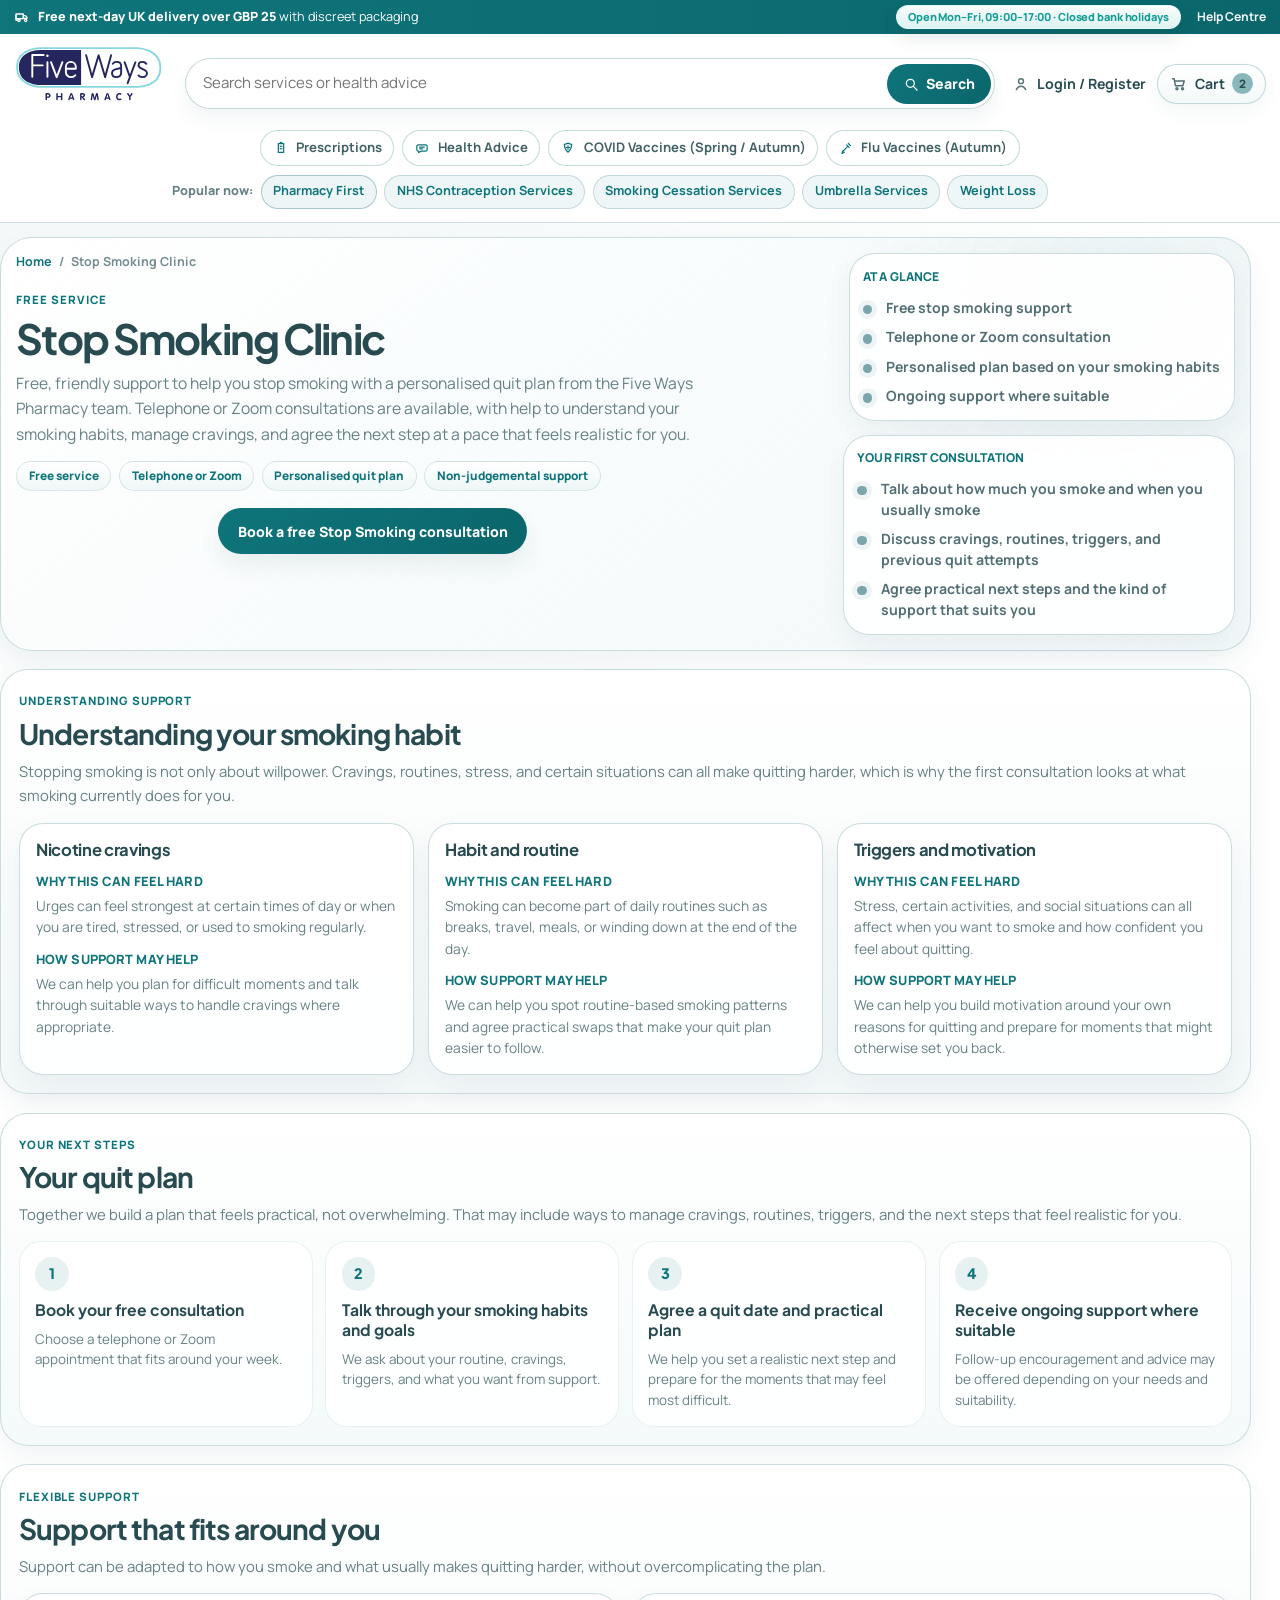
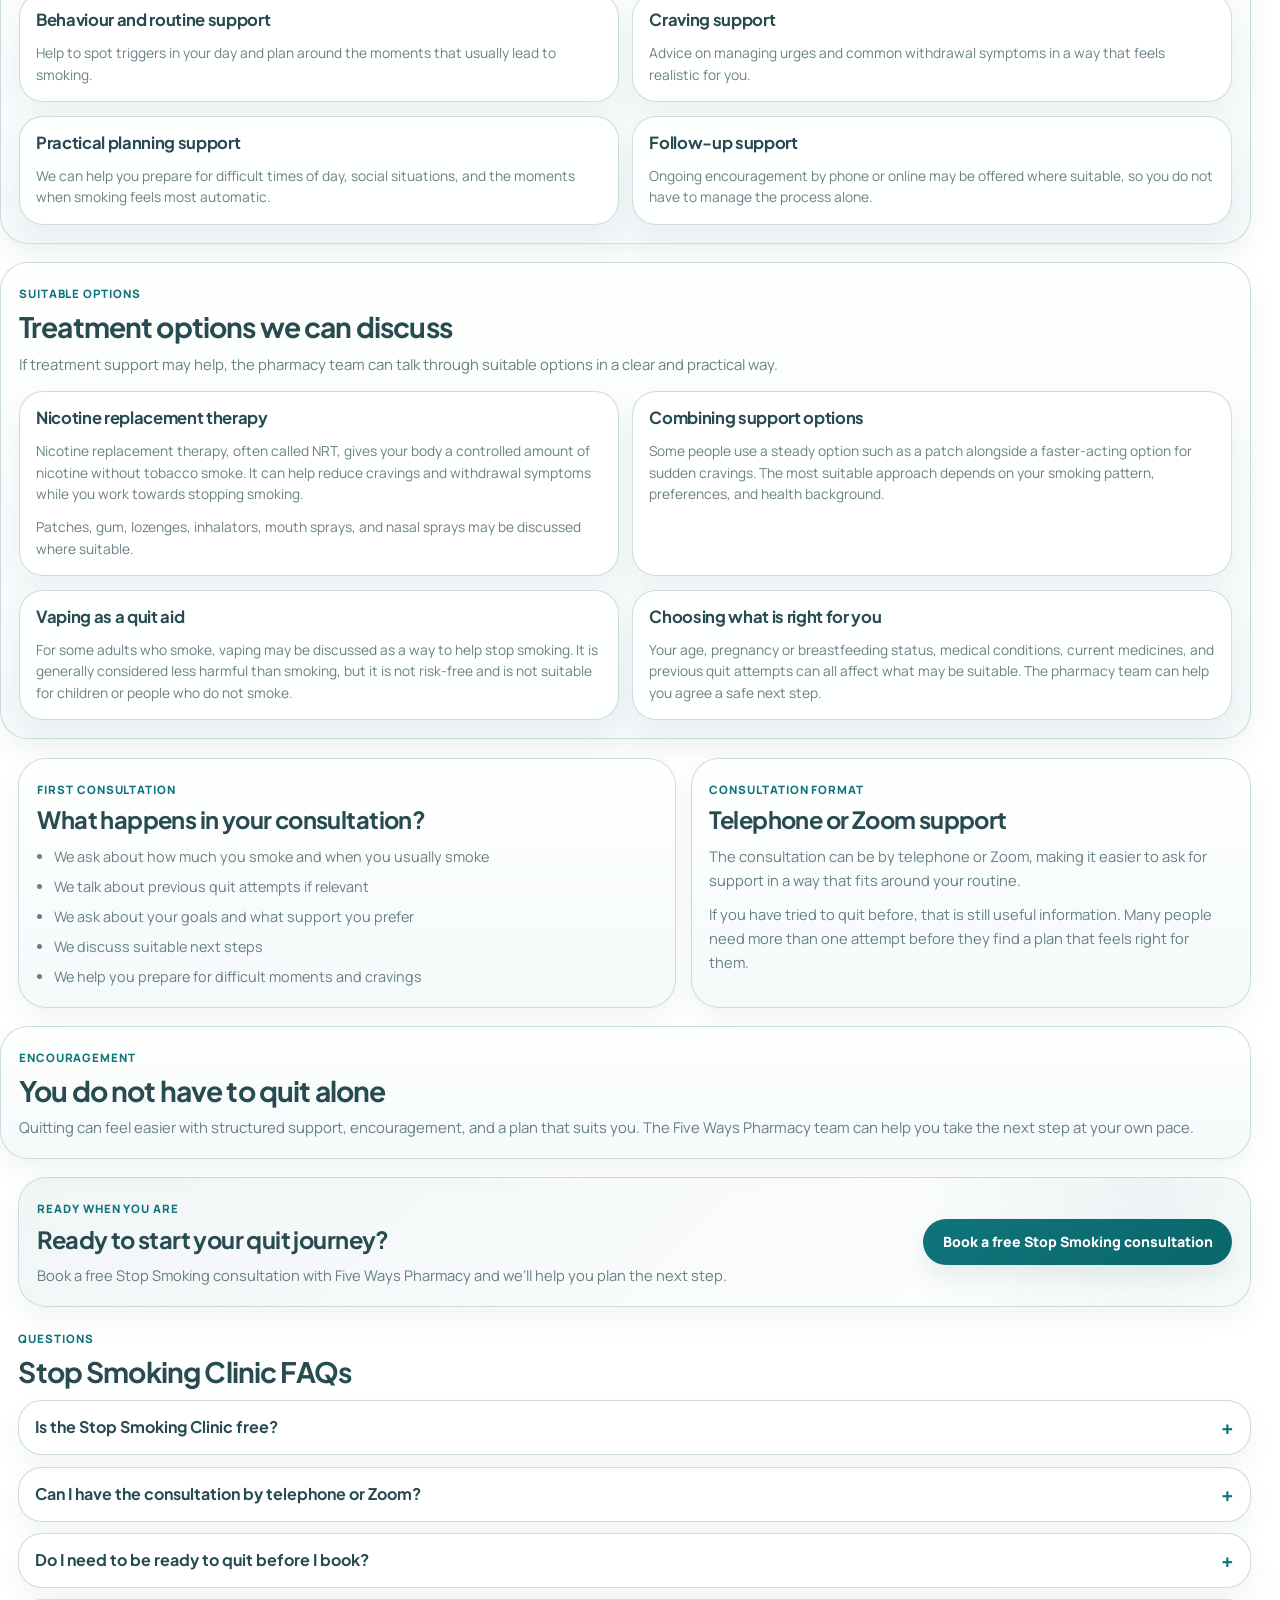
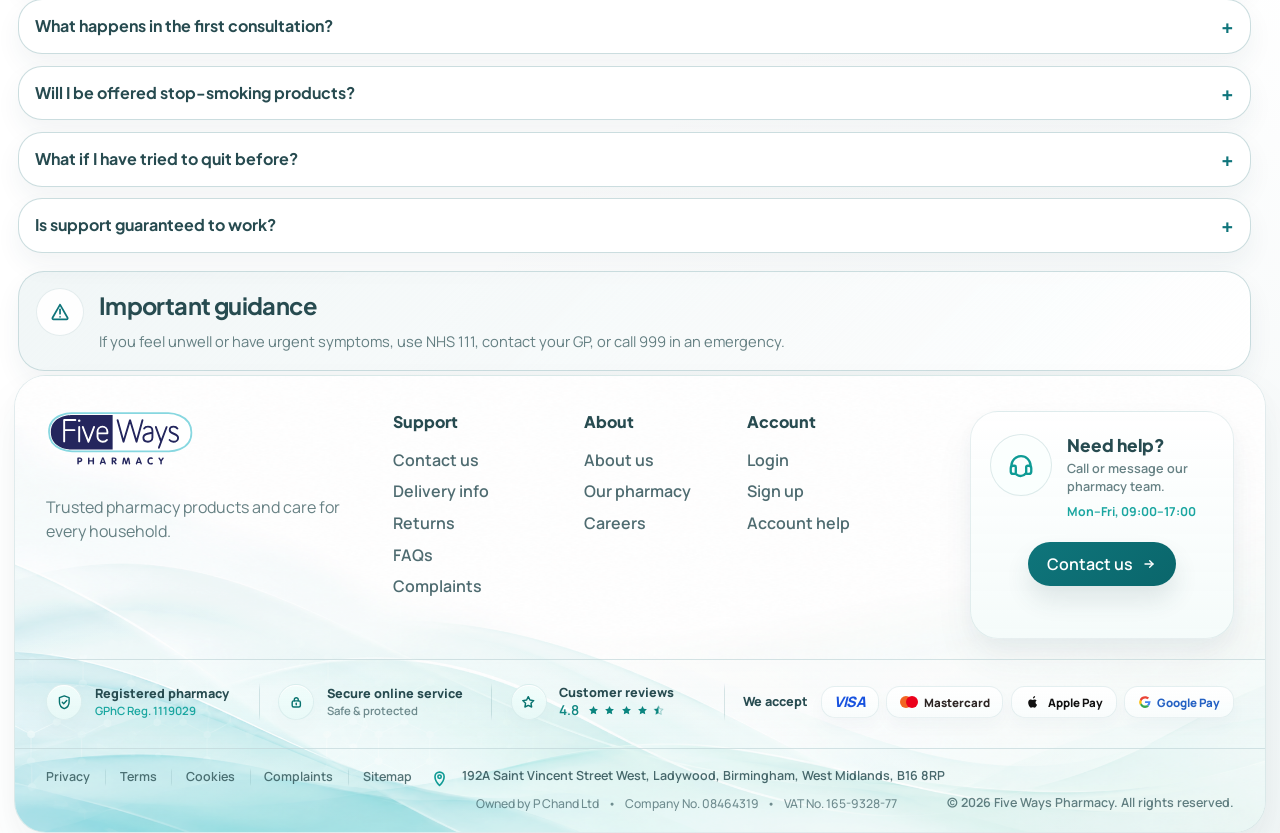
<file: stop-smoking-clinic/index.html>
﻿<!DOCTYPE html>
<html lang="en">
<head>
  <meta charset="UTF-8" />
  <meta name="viewport" content="width=device-width, initial-scale=1.0" />
  <title>Stop Smoking Clinic | Five Ways Pharmacy</title>
  <meta
    name="description"
    content="Get free stop smoking support from Five Ways Pharmacy, with telephone or Zoom consultations, practical quit planning, and pharmacist-led advice where suitable."
  />
  <link rel="preconnect" href="https://fonts.googleapis.com" />
  <link rel="preconnect" href="https://fonts.gstatic.com" crossorigin />
  <link
    href="https://fonts.googleapis.com/css2?family=Manrope:wght@400;500;600;700;800&family=Plus+Jakarta+Sans:wght@500;600;700;800&display=swap"
    rel="stylesheet"
  />
  <link rel="stylesheet" href="../styles.css" />
</head>
<body>
  <header class="site-header">
    <div class="top-strip">
      <div class="top-strip-inner container">
        <p class="top-strip-message">
          <svg viewBox="0 0 24 24" aria-hidden="true">
            <path d="M3 7.5h11v7H3z" />
            <path d="M14 10h3.2l2.3 2.6V14H14z" />
            <circle cx="7.5" cy="17" r="1.75" />
            <circle cx="17.5" cy="17" r="1.75" />
            <path d="M5.75 17H3V9.25" />
          </svg>
          <span><strong>Free next-day UK delivery over GBP 25</strong> with discreet packaging</span>
        </p>
        <div class="top-strip-links">
          <span class="top-strip-hours" aria-label="Opening hours">
            Open Mon&ndash;Fri, 09:00&ndash;17:00 &middot; Closed bank holidays
          </span>
          <a href="#" aria-label="Customer support">Help Centre</a>
        </div>
      </div>
    </div>

    <div class="header-shell container">
      <div class="header-main">
        <button
          class="mobile-menu-toggle"
          type="button"
          aria-label="Open menu"
          aria-expanded="false"
          aria-controls="mobile-menu-drawer"
          aria-haspopup="dialog"
        >
          <svg viewBox="0 0 24 24" aria-hidden="true">
            <path d="M4.5 7.25h15" />
            <path d="M4.5 12h15" />
            <path d="M4.5 16.75h15" />
          </svg>
        </button>

        <a class="brand" href="../index.html" aria-label="Five Ways Pharmacy home">
          <img
            class="brand-logo"
            src="../assets/brand/fiveways-logo-new.svg"
            alt="Five Ways Pharmacy"
            width="454"
            height="227"
          />
        </a>

        <form class="search-bar" role="search" aria-label="Site search">
          <label class="sr-only" for="site-search">Search services or health advice</label>
          <input
            id="site-search"
            type="search"
            placeholder="Search services or health advice"
            aria-label="Search services or health advice"
          />
          <button type="submit">
            <svg viewBox="0 0 24 24" aria-hidden="true">
              <circle cx="11" cy="11" r="6" />
              <path d="M16 16l5 5" />
            </svg>
            <span>Search</span>
          </button>
        </form>

        <nav class="header-actions" aria-label="User actions">
          <div class="header-account">
            <a class="header-action header-account__link" href="../account.html" aria-label="Login or register">
              <svg viewBox="0 0 24 24" aria-hidden="true">
                <circle cx="12" cy="8.25" r="3.25" />
                <path d="M5.75 19.5c1.35-3.05 4.05-4.6 6.25-4.6s4.9 1.55 6.25 4.6" />
              </svg>
              <span class="header-account__label">Login / Register</span>
            </a>

            <a class="header-action header-account__mobile-link" href="../account.html" aria-label="Login / Register">
              <svg viewBox="0 0 24 24" aria-hidden="true">
                <circle cx="12" cy="8.25" r="3.25" />
                <path d="M5.75 19.5c1.35-3.05 4.05-4.6 6.25-4.6s4.9 1.55 6.25 4.6" />
              </svg>
              <span class="sr-only">Login or register</span>
            </a>
          </div>

          <a href="#" class="cart-pill" aria-label="Shopping cart with 2 items">
            <svg viewBox="0 0 24 24" aria-hidden="true">
              <path d="M3.5 5h2l1.7 9.25h9.9L19 8H6.2" />
              <circle cx="9.25" cy="18.25" r="1.35" />
              <circle cx="16.7" cy="18.25" r="1.35" />
            </svg>
            <span class="cart-pill-label">Cart</span>
            <span class="cart-pill-count">2</span>
          </a>
        </nav>
      </div>

      <div class="header-browse">
        <nav class="category-nav" aria-label="Main categories">
          <div class="category-pill-dropdown category-pill-dropdown--desktop-hide">
            <a href="../pharmacy-services.html" aria-haspopup="true">
              <svg viewBox="0 0 24 24" aria-hidden="true">
                <path d="M8 5.5h8v13H8z" />
                <path d="M10 3.75h4" />
                <path d="M10 9.5h4" />
                <path d="M10 13h4" />
              </svg>
              <span>Pharmacy Services</span>
            </a>

            <div class="category-pill-dropdown-menu" aria-label="Pharmacy Services menu">
              <div class="category-pill-dropdown-section">
                <p>
                  <svg viewBox="0 0 24 24" aria-hidden="true">
                    <path d="M12 19.25c-4.1-2.4-6.75-4.85-6.75-8.2a3.8 3.8 0 0 1 3.95-3.8c1.25 0 2.2.5 2.8 1.35.6-.85 1.55-1.35 2.8-1.35a3.8 3.8 0 0 1 3.95 3.8c0 3.35-2.65 5.8-6.75 8.2Z" />
                    <path d="M12 9.6v4.1" />
                    <path d="M9.95 11.65h4.1" />
                  </svg>
                  <span>Free NHS services</span>
                </p>
                <a href="../pharmacy-first/" class="category-pill-dropdown-link">
                  <span>NHS Pharmacy First</span>
                  <span class="category-pill-free-badge">FREE</span>
                </a>
                <a href="../stop-smoking-clinic/" class="category-pill-dropdown-link">
                  <span>Stop Smoking Clinic</span>
                  <span class="category-pill-free-badge">FREE</span>
                </a>
                <a href="#" class="category-pill-dropdown-link">
                  <span>Blood Pressure Check</span>
                  <span class="category-pill-free-badge">FREE</span>
                </a>
              </div>

              <div class="category-pill-dropdown-section">
                <p>
                  <svg viewBox="0 0 24 24" aria-hidden="true">
                    <path d="M4.75 13.5h8.2l5.3-6.25c.45-.55 1.35-.55 1.8 0 .4.5.35 1.2-.1 1.65l-4.2 4.6h3.5c.8 0 1.45.65 1.45 1.45s-.65 1.45-1.45 1.45h-3.5l4.2 4.6c.45.45.5 1.15.1 1.65-.45.55-1.35.55-1.8 0l-5.3-6.25h-8.2" />
                    <path d="M7.25 10.4l-2.5 2.1 2.5 2.1" />
                  </svg>
                  <span>Travel &amp; prevention</span>
                </p>
                <a href="#" class="category-pill-dropdown-link">Travel Vaccines</a>
                <a href="../flu-vaccines/" class="category-pill-dropdown-link">Flu Vaccine</a>
                <a href="#" class="category-pill-dropdown-link">Travel Health Advice</a>
              </div>

              <div class="category-pill-dropdown-section">
                <p>
                  <svg viewBox="0 0 24 24" aria-hidden="true">
                    <path d="M8 5.5h8v13H8z" />
                    <path d="M10 3.75h4" />
                    <path d="M10 9.5h4" />
                    <path d="M10 13h4" />
                  </svg>
                  <span>Prescriptions &amp; care</span>
                </p>
                <a href="../repeat-prescriptions/" class="category-pill-dropdown-link">Repeat Prescriptions</a>
                <a href="#" class="category-pill-dropdown-link">Private Consultations</a>
                <a href="#" class="category-pill-dropdown-link">Medicine Advice</a>
              </div>

              <div class="category-pill-dropdown-actions">
                <a href="#" class="category-pill-dropdown-link">
                  <svg viewBox="0 0 24 24" aria-hidden="true">
                    <rect x="4.75" y="4.75" width="5.5" height="5.5" rx="1.1" />
                    <rect x="13.75" y="4.75" width="5.5" height="5.5" rx="1.1" />
                    <rect x="4.75" y="13.75" width="5.5" height="5.5" rx="1.1" />
                    <rect x="13.75" y="13.75" width="5.5" height="5.5" rx="1.1" />
                  </svg>
                  <span>View all services</span>
                  <svg viewBox="0 0 24 24" aria-hidden="true">
                    <path d="M6 12h12" />
                    <path d="M13 7l5 5-5 5" />
                  </svg>
                </a>
                <a href="#" class="category-pill-dropdown-link">
                  <svg viewBox="0 0 24 24" aria-hidden="true">
                    <path d="M12 4.5 13.45 9l4.55 1.45-4.55 1.45L12 16.5l-1.45-4.6L6 10.45 10.55 9 12 4.5Z" />
                    <path d="M18.5 4.75 19 6.25l1.5.5-1.5.5-.5 1.5-.5-1.5-1.5-.5 1.5-.5.5-1.5Z" />
                  </svg>
                  <span>Five Ways Pharmacy AI Assistant</span>
                </a>
              </div>
            </div>
          </div>
          <div class="category-pill-dropdown category-pill-dropdown--compact category-pill-dropdown--prescriptions">
            <button type="button" aria-haspopup="true" aria-expanded="false">
              <svg viewBox="0 0 24 24" aria-hidden="true">
                <path d="M8 5.5h8v13H8z" />
                <path d="M10 3.75h4" />
                <path d="M10 9.5h4" />
                <path d="M10 13h4" />
              </svg>
              <span>Prescriptions</span>
            </button>

            <div class="category-pill-dropdown-menu category-pill-dropdown-menu--compact" aria-label="Prescriptions menu">
              <a href="../emergency-prescriptions/" class="category-pill-dropdown-link">Emergency supply</a>
              <a href="../repeat-prescriptions/" class="category-pill-dropdown-link">Repeat prescriptions</a>
            </div>
          </div>
          <a href="../health-advice/">
            <svg viewBox="0 0 24 24" aria-hidden="true">
              <path d="M6.5 7.25h11a2.25 2.25 0 0 1 2.25 2.25v5a2.25 2.25 0 0 1-2.25 2.25H11l-4 2v-2H6.5A2.25 2.25 0 0 1 4.25 14.5v-5A2.25 2.25 0 0 1 6.5 7.25Z" />
              <path d="M8.5 10.75h7" />
              <path d="M8.5 13.25h4.5" />
            </svg>
            <span>Health Advice</span>
          </a>
          <a href="../index.html#shop-by-category" class="service-led-hidden" hidden>
            <svg viewBox="0 0 24 24" aria-hidden="true">
              <path d="M3.5 5h2l1.7 9.25h9.9L19 8H6.2" />
              <circle cx="9.25" cy="18.25" r="1.35" />
              <circle cx="16.7" cy="18.25" r="1.35" />
            </svg>
            <span>Over-the-counter Purchases</span>
          </a>
          <a href="../covid-vaccines/">
            <svg viewBox="0 0 24 24" aria-hidden="true">
              <path d="M12 4.75c1.95 1 3.95 1.45 5.45 1.7 0 6.2-3.45 10.05-5.45 11.8-2-1.75-5.45-5.6-5.45-11.8 1.5-.25 3.5-.7 5.45-1.7Z" />
              <path d="M12 8.75v5" />
              <path d="M9.5 11.25h5" />
            </svg>
            <span>COVID Vaccines (Spring / Autumn)</span>
          </a>
          <a href="../flu-vaccines/">
            <svg viewBox="0 0 24 24" aria-hidden="true">
              <path d="M15.5 5.25 18.75 8.5" />
              <path d="M8.4 15.85 15 9.25" />
              <path d="M6.4 17.85 8.4 15.85" />
              <path d="M12.9 7.35 16.65 11.1" />
              <path d="M9.55 18.45 5.9 20.1l1.65-3.65" />
            </svg>
            <span>Flu Vaccines (Autumn)</span>
          </a>
          <a href="#" class="category-pill-popular">
            <svg viewBox="0 0 24 24" aria-hidden="true">
              <path d="M12 4.75 13.35 9l4.25 1.35-4.25 1.35L12 15.95 10.65 11.7 6.4 10.35 10.65 9 12 4.75Z" />
              <path d="M18.4 5.35 18.8 6.6l1.25.4-1.25.4-.4 1.25-.4-1.25-1.25-.4 1.25-.4.4-1.25Z" />
            </svg>
            <span>Popular now</span>
          </a>
        </nav>

        <div class="quick-nav" aria-label="Popular shortcuts">
          <p>Popular now:</p>
          <a href="../pharmacy-first/" class="quick-pill quick-pill--featured">Pharmacy First</a>
          <a href="../nhs-contraception-services/" class="quick-pill">NHS Contraception Services</a>
          <a href="../stop-smoking-clinic/" class="quick-pill">Smoking Cessation Services</a>
          <a href="../umbrella-services/" class="quick-pill">Umbrella Services</a>
          <a href="../weight-loss-support/" class="quick-pill">Weight Loss</a>
        </div>
      </div>
    </div>
  </header>

  <div class="mobile-menu-shell" aria-hidden="true">
    <button class="mobile-menu-overlay" type="button" aria-label="Close menu"></button>
    <aside
      class="mobile-menu-drawer"
      id="mobile-menu-drawer"
      role="dialog"
      aria-modal="true"
      aria-hidden="true"
      aria-labelledby="mobile-menu-title"
    >
      <div class="mobile-menu-drawer-inner">
        <div class="mobile-menu-header">
          <div class="mobile-menu-header-copy">
            <img
              class="mobile-menu-logo"
              src="../assets/brand/fiveways-logo-new.svg"
              alt="Five Ways Pharmacy"
              width="454"
              height="227"
            />
          </div>
          <button class="mobile-menu-close" type="button" aria-label="Close menu">
            <svg viewBox="0 0 24 24" aria-hidden="true">
              <path d="M6.5 6.5 17.5 17.5" />
              <path d="M17.5 6.5 6.5 17.5" />
            </svg>
          </button>
        </div>

        <div class="mobile-menu-body">
          <section class="mobile-menu-section" aria-labelledby="mobile-menu-services">
            <h2 class="mobile-menu-section-title" id="mobile-menu-services">Services</h2>
            <div class="mobile-menu-links">
              <a href="../pharmacy-first/" class="mobile-menu-link">Pharmacy First</a>
              <a href="../stop-smoking-clinic/" class="mobile-menu-link">Smoking Cessation Services</a>
              <a href="../umbrella-services/" class="mobile-menu-link">Umbrella Services</a>
              <a href="../weight-loss-support/" class="mobile-menu-link">Weight Loss</a>
              <a href="../nhs-contraception-services/" class="mobile-menu-link">NHS Contraception Services</a>
              <details class="mobile-menu-group">
                <summary class="mobile-menu-link mobile-menu-link--toggle">Prescriptions</summary>
                <div class="mobile-menu-submenu">
                  <a href="../emergency-prescriptions/" class="mobile-menu-link">Emergency supply</a>
                  <a href="../repeat-prescriptions/" class="mobile-menu-link">Repeat prescriptions</a>
                </div>
              </details>
              <a href="../health-advice/" class="mobile-menu-link">Health Advice</a>
              <a href="../index.html#shop-by-category" class="mobile-menu-link service-led-hidden" hidden>Over-the-counter Purchases</a>
              <a href="../covid-vaccines/" class="mobile-menu-link">COVID Vaccines (Spring / Autumn)</a>
              <a href="../flu-vaccines/" class="mobile-menu-link">Flu Vaccines (Autumn)</a>
            </div>
          </section>

          <section class="mobile-menu-section" aria-labelledby="mobile-menu-account">
            <h2 class="mobile-menu-section-title" id="mobile-menu-account">Account</h2>
            <div class="mobile-menu-links">
              <a href="../login.html" class="mobile-menu-link">Login</a>
              <a href="../register.html" class="mobile-menu-link">Register</a>
              <a href="#" class="mobile-menu-link">Account help</a>
            </div>
          </section>

          <section class="mobile-menu-section" aria-labelledby="mobile-menu-support">
            <h2 class="mobile-menu-section-title" id="mobile-menu-support">Support</h2>
            <div class="mobile-menu-links">
              <a href="#" class="mobile-menu-link">Delivery info</a>
              <a href="#" class="mobile-menu-link">Returns</a>
              <a href="#" class="mobile-menu-link">FAQs</a>
              <a href="#" class="mobile-menu-link">Complaints</a>
            </div>
          </section>

          <aside class="mobile-menu-help-card" aria-label="Need help">
            <p class="mobile-menu-help-kicker">Need help?</p>
            <h3>Call or message our pharmacy team.</h3>
            <a href="#footer-help-card" class="mobile-menu-help-link">
              <span>Contact us</span>
              <span aria-hidden="true">&rarr;</span>
            </a>
          </aside>
          <button class="mobile-menu-close-button" type="button" aria-label="Close menu">
            Close menu
          </button>
        </div>
      </div>
    </aside>
  </div>

  <div class="compact-header" aria-label="Compact sticky site tools">
    <div class="compact-header-inner container">
      <a class="compact-brand" href="../index.html" aria-label="Five Ways Pharmacy home">
        <img
          class="compact-brand-logo"
          src="../assets/brand/fiveways-logo-new.svg"
          alt="Five Ways Pharmacy"
          width="454"
          height="227"
        />
      </a>
      <form class="compact-search" role="search" aria-label="Compact site search">
        <label class="sr-only" for="compact-site-search">Search services or health advice</label>
        <input
          id="compact-site-search"
          type="search"
          placeholder="Search services or health advice"
          aria-label="Search services or health advice"
        />
        <button type="submit">
          <svg viewBox="0 0 24 24" aria-hidden="true">
            <circle cx="11" cy="11" r="6" />
            <path d="M16 16l5 5" />
          </svg>
          <span>Search</span>
        </button>
      </form>
      <a href="../account.html" class="compact-account" aria-label="Login / Register">
        <svg viewBox="0 0 24 24" aria-hidden="true">
          <circle cx="12" cy="8.25" r="3.25" />
          <path d="M5.75 19.5c1.35-3.05 4.05-4.6 6.25-4.6s4.9 1.55 6.25 4.6" />
        </svg>
        <span class="compact-account-label">Login / Register</span>
      </a>
      <a href="#" class="compact-cart" aria-label="Shopping cart with 2 items">
        <svg viewBox="0 0 24 24" aria-hidden="true">
          <path d="M3.5 5h2l1.7 9.25h9.9L19 8H6.2" />
          <circle cx="9.25" cy="18.25" r="1.35" />
          <circle cx="16.7" cy="18.25" r="1.35" />
        </svg>
        <span class="compact-cart-label">Cart</span>
        <span class="compact-cart-count">2</span>
      </a>
    </div>
  </div>
  <div class="compact-header-sentinel" aria-hidden="true"></div>

  <main class="service-detail-page service-detail-page--stop-smoking">
  <section class="service-detail-hero container">
    <div class="service-detail-hero-shell">
      <div class="service-detail-hero-copy">
        <nav class="service-detail-breadcrumb" aria-label="Breadcrumb">
          <a href="../index.html">Home</a>
          <span aria-hidden="true">/</span>
          <span aria-current="page">Stop Smoking Clinic</span>
        </nav>
        <span class="section-kicker">Free service</span>
        <h1>Stop Smoking Clinic</h1>
        <p>
          Free, friendly support to help you stop smoking with a personalised quit plan from the Five Ways Pharmacy team.
          Telephone or Zoom consultations are available, with help to understand your smoking habits, manage cravings,
          and agree the next step at a pace that feels realistic for you.
        </p>
        <div class="service-detail-pill-row" aria-label="Service highlights">
          <span>Free service</span>
          <span>Telephone or Zoom</span>
          <span>Personalised quit plan</span>
          <span>Non-judgemental support</span>
        </div>
        <div class="service-detail-action-row service-detail-action-row--hero-process">
          <a href="#footer-help-card" class="service-detail-button service-detail-button--primary">Book a free Stop Smoking consultation</a>
        </div>
      </div>

      <div class="service-detail-hero-rail">
        <aside class="service-detail-hero-card" aria-label="Stop Smoking Clinic overview">
          <div class="service-detail-hero-card__body">
            <p class="service-detail-hero-card__eyebrow">At a glance</p>
            <ul class="service-detail-checklist">
              <li>Free stop smoking support</li>
              <li>Telephone or Zoom consultation</li>
              <li>Personalised plan based on your smoking habits</li>
              <li>Ongoing support where suitable</li>
            </ul>
          </div>
        </aside>
        <aside class="service-detail-hero-card" aria-label="First consultation overview">
          <div class="service-detail-hero-card__body">
            <p class="service-detail-hero-card__eyebrow">Your first consultation</p>
            <ul class="service-detail-checklist">
              <li>Talk about how much you smoke and when you usually smoke</li>
              <li>Discuss cravings, routines, triggers, and previous quit attempts</li>
              <li>Agree practical next steps and the kind of support that suits you</li>
            </ul>
          </div>
        </aside>
      </div>
    </div>
  </section>

  <section class="service-detail-section container">
    <div class="service-detail-panel">
      <div class="service-detail-section-head service-detail-section-head--compact">
        <span class="section-kicker">Understanding support</span>
        <h2>Understanding your smoking habit</h2>
        <p>
          Stopping smoking is not only about willpower. Cravings, routines, stress, and certain situations can all make
          quitting harder, which is why the first consultation looks at what smoking currently does for you.
        </p>
      </div>
      <div class="stop-smoking-understanding-grid">
        <article class="service-detail-guidance-card">
          <h3>Nicotine cravings</h3>
          <div class="service-detail-guidance-item">
            <h4>Why this can feel hard</h4>
            <p>Urges can feel strongest at certain times of day or when you are tired, stressed, or used to smoking regularly.</p>
          </div>
          <div class="service-detail-guidance-item">
            <h4>How support may help</h4>
            <p>We can help you plan for difficult moments and talk through suitable ways to handle cravings where appropriate.</p>
          </div>
        </article>

        <article class="service-detail-guidance-card">
          <h3>Habit and routine</h3>
          <div class="service-detail-guidance-item">
            <h4>Why this can feel hard</h4>
            <p>Smoking can become part of daily routines such as breaks, travel, meals, or winding down at the end of the day.</p>
          </div>
          <div class="service-detail-guidance-item">
            <h4>How support may help</h4>
            <p>We can help you spot routine-based smoking patterns and agree practical swaps that make your quit plan easier to follow.</p>
          </div>
        </article>

        <article class="service-detail-guidance-card">
          <h3>Triggers and motivation</h3>
          <div class="service-detail-guidance-item">
            <h4>Why this can feel hard</h4>
            <p>Stress, certain activities, and social situations can all affect when you want to smoke and how confident you feel about quitting.</p>
          </div>
          <div class="service-detail-guidance-item">
            <h4>How support may help</h4>
            <p>We can help you build motivation around your own reasons for quitting and prepare for moments that might otherwise set you back.</p>
          </div>
        </article>
      </div>
    </div>
  </section>

  <section class="service-detail-section container">
    <div class="service-detail-panel">
      <div class="service-detail-section-head service-detail-section-head--compact">
        <span class="section-kicker">Your next steps</span>
        <h2>Your quit plan</h2>
        <p>
          Together we build a plan that feels practical, not overwhelming. That may include ways to manage cravings,
          routines, triggers, and the next steps that feel realistic for you.
        </p>
      </div>
      <div class="service-detail-steps-grid">
        <article class="service-detail-step-card">
          <span class="service-detail-step-number">1</span>
          <h3>Book your free consultation</h3>
          <p>Choose a telephone or Zoom appointment that fits around your week.</p>
        </article>
        <article class="service-detail-step-card">
          <span class="service-detail-step-number">2</span>
          <h3>Talk through your smoking habits and goals</h3>
          <p>We ask about your routine, cravings, triggers, and what you want from support.</p>
        </article>
        <article class="service-detail-step-card">
          <span class="service-detail-step-number">3</span>
          <h3>Agree a quit date and practical plan</h3>
          <p>We help you set a realistic next step and prepare for the moments that may feel most difficult.</p>
        </article>
        <article class="service-detail-step-card">
          <span class="service-detail-step-number">4</span>
          <h3>Receive ongoing support where suitable</h3>
          <p>Follow-up encouragement and advice may be offered depending on your needs and suitability.</p>
        </article>
      </div>
    </div>
  </section>

  <section class="service-detail-section container">
    <div class="service-detail-panel">
      <div class="service-detail-section-head service-detail-section-head--compact">
        <span class="section-kicker">Flexible support</span>
        <h2>Support that fits around you</h2>
        <p>
          Support can be adapted to how you smoke and what usually makes quitting harder, without overcomplicating the plan.
        </p>
      </div>
      <div class="service-detail-guidance-grid">
        <article class="service-detail-guidance-card">
          <h3>Behaviour and routine support</h3>
          <div class="service-detail-guidance-item">
            <p>Help to spot triggers in your day and plan around the moments that usually lead to smoking.</p>
          </div>
        </article>
        <article class="service-detail-guidance-card">
          <h3>Craving support</h3>
          <div class="service-detail-guidance-item">
            <p>Advice on managing urges and common withdrawal symptoms in a way that feels realistic for you.</p>
          </div>
        </article>
        <article class="service-detail-guidance-card">
          <h3>Practical planning support</h3>
          <div class="service-detail-guidance-item">
            <p>We can help you prepare for difficult times of day, social situations, and the moments when smoking feels most automatic.</p>
          </div>
        </article>
        <article class="service-detail-guidance-card">
          <h3>Follow-up support</h3>
          <div class="service-detail-guidance-item">
            <p>Ongoing encouragement by phone or online may be offered where suitable, so you do not have to manage the process alone.</p>
          </div>
        </article>
      </div>
    </div>
  </section>

  <section class="service-detail-section container">
    <div class="service-detail-panel">
      <div class="service-detail-section-head service-detail-section-head--compact">
        <span class="section-kicker">Suitable options</span>
        <h2>Treatment options we can discuss</h2>
        <p>
          If treatment support may help, the pharmacy team can talk through suitable options in a clear and practical way.
        </p>
      </div>
      <div class="service-detail-guidance-grid">
        <article class="service-detail-guidance-card">
          <h3>Nicotine replacement therapy</h3>
          <div class="service-detail-guidance-item">
            <p>
              Nicotine replacement therapy, often called NRT, gives your body a controlled amount of nicotine without tobacco
              smoke. It can help reduce cravings and withdrawal symptoms while you work towards stopping smoking.
            </p>
          </div>
          <div class="service-detail-guidance-item">
            <p>Patches, gum, lozenges, inhalators, mouth sprays, and nasal sprays may be discussed where suitable.</p>
          </div>
        </article>
        <article class="service-detail-guidance-card">
          <h3>Combining support options</h3>
          <div class="service-detail-guidance-item">
            <p>
              Some people use a steady option such as a patch alongside a faster-acting option for sudden cravings. The most
              suitable approach depends on your smoking pattern, preferences, and health background.
            </p>
          </div>
        </article>
        <article class="service-detail-guidance-card">
          <h3>Vaping as a quit aid</h3>
          <div class="service-detail-guidance-item">
            <p>
              For some adults who smoke, vaping may be discussed as a way to help stop smoking. It is generally considered
              less harmful than smoking, but it is not risk-free and is not suitable for children or people who do not smoke.
            </p>
          </div>
        </article>
        <article class="service-detail-guidance-card">
          <h3>Choosing what is right for you</h3>
          <div class="service-detail-guidance-item">
            <p>
              Your age, pregnancy or breastfeeding status, medical conditions, current medicines, and previous quit attempts
              can all affect what may be suitable. The pharmacy team can help you agree a safe next step.
            </p>
          </div>
        </article>
      </div>
    </div>
  </section>

  <section class="service-detail-section container">
    <div class="service-detail-info-grid">
      <article class="service-detail-info-card">
        <span class="section-kicker">First consultation</span>
        <h2>What happens in your consultation?</h2>
        <ul class="service-detail-bullet-list">
          <li>We ask about how much you smoke and when you usually smoke</li>
          <li>We talk about previous quit attempts if relevant</li>
          <li>We ask about your goals and what support you prefer</li>
          <li>We discuss suitable next steps</li>
          <li>We help you prepare for difficult moments and cravings</li>
        </ul>
      </article>

      <article class="service-detail-info-card">
        <span class="section-kicker">Consultation format</span>
        <h2>Telephone or Zoom support</h2>
        <p>
          The consultation can be by telephone or Zoom, making it easier to ask for support in a way that fits around your
          routine.
        </p>
        <p>
          If you have tried to quit before, that is still useful information. Many people need more than one attempt before
          they find a plan that feels right for them.
        </p>
      </article>
    </div>
  </section>

  <section class="service-detail-section container">
    <div class="service-detail-panel">
      <div class="service-detail-section-head service-detail-section-head--compact">
        <span class="section-kicker">Encouragement</span>
        <h2>You do not have to quit alone</h2>
        <p>
          Quitting can feel easier with structured support, encouragement, and a plan that suits you. The Five Ways Pharmacy
          team can help you take the next step at your own pace.
        </p>
      </div>
    </div>
  </section>

  <section class="service-detail-section container" id="stop-smoking-start">
    <div class="service-detail-cta-panel">
      <div class="service-detail-cta-copy">
        <span class="section-kicker">Ready when you are</span>
        <h2>Ready to start your quit journey?</h2>
        <p>Book a free Stop Smoking consultation with Five Ways Pharmacy and we&rsquo;ll help you plan the next step.</p>
      </div>
      <div class="service-detail-action-row service-detail-action-row--cta">
        <a href="#footer-help-card" class="service-detail-button service-detail-button--primary">Book a free Stop Smoking consultation</a>
      </div>
    </div>
  </section>

  <section class="service-detail-section service-detail-section--mobile-offset container">
    <div class="service-detail-section-head">
      <span class="section-kicker">Questions</span>
      <h2>Stop Smoking Clinic FAQs</h2>
    </div>
    <div class="service-detail-faq-list">
      <details class="service-detail-faq-item">
        <summary>Is the Stop Smoking Clinic free?</summary>
        <p>
          Yes. The Stop Smoking Clinic consultation is a free support service, giving you the chance to speak to the
          pharmacy team about a suitable next step.
        </p>
      </details>
      <details class="service-detail-faq-item">
        <summary>Can I have the consultation by telephone or Zoom?</summary>
        <p>
          Yes, telephone or Zoom support may be available. We can confirm the most suitable consultation format when you
          contact Five Ways Pharmacy.
        </p>
      </details>
      <details class="service-detail-faq-item">
        <summary>Do I need to be ready to quit before I book?</summary>
        <p>
          No. You do not need a perfect plan before booking. The consultation is there to help you talk through your habits,
          your goals, and what kind of support might suit you.
        </p>
      </details>
      <details class="service-detail-faq-item">
        <summary>What happens in the first consultation?</summary>
        <p>
          We ask about how much you smoke, what tends to trigger cravings, any previous quit attempts, and what support you
          would find most helpful. We then agree practical next steps together.
        </p>
      </details>
      <details class="service-detail-faq-item">
        <summary>Will I be offered stop-smoking products?</summary>
        <p>
          Suitable options such as nicotine replacement therapy or other stop-smoking support can be discussed where
          appropriate and available, but the same approach will not be right for everyone.
        </p>
      </details>
      <details class="service-detail-faq-item">
        <summary>What if I have tried to quit before?</summary>
        <p>
          That is completely fine. The service is non-judgemental, and previous quit attempts can help the team understand
          what may work better for you this time.
        </p>
      </details>
      <details class="service-detail-faq-item">
        <summary>Is support guaranteed to work?</summary>
        <p>
          No service can guarantee quit outcomes. Support can help you build a stronger plan and feel more prepared, but
          results vary from person to person.
        </p>
      </details>
    </div>
  </section>

  <section class="service-detail-section service-detail-section--mobile-offset container">
    <div class="service-detail-alert">
      <span class="service-detail-alert__icon" aria-hidden="true">
        <svg viewBox="0 0 24 24">
          <path d="M12 3.9 3.85 18.2A1.2 1.2 0 0 0 4.9 20h14.2a1.2 1.2 0 0 0 1.05-1.8Z" />
          <path d="M12 9v4.75" />
          <circle cx="12" cy="17.3" r="0.9" fill="currentColor" stroke="none" />
        </svg>
      </span>
      <div class="service-detail-alert__copy">
        <h2>Important guidance</h2>
        <p>
          If you feel unwell or have urgent symptoms, use NHS 111, contact your GP, or call 999 in an emergency.
        </p>
      </div>
    </div>
  </section>
</main>

  <footer class="site-footer">
    <div class="container">
      <div class="footer-shell">
        <div class="footer-top">
          <div class="footer-brand-block">
            <a class="brand footer-brand" href="../index.html" aria-label="Five Ways Pharmacy home">
              <img
                class="brand-logo"
                src="../assets/brand/fiveways-logo-new.svg"
                alt="Five Ways Pharmacy"
                width="454"
                height="227"
              />
            </a>
            <p>Trusted pharmacy products and care for every household.</p>
          </div>
          <div class="footer-nav-shell">
            <div class="footer-nav">
              <details class="footer-nav-column footer-nav-column--shop footer-nav-accordion service-led-hidden" open hidden>
                <summary class="footer-nav-toggle">
                  <span>Shop</span>
                  <svg viewBox="0 0 24 24" aria-hidden="true">
                    <path d="M7 10.5 12 15l5-4.5" />
                  </svg>
                </summary>
                <div class="footer-nav-links">
                  <a href="#">All products</a>
                  <a href="#">Best sellers</a>
                  <a href="#">Offers</a>
                  <a href="#">Pharmacy services</a>
                  <a href="#">Prescriptions</a>
                </div>
              </details>
              <details class="footer-nav-column footer-nav-accordion" open>
                <summary class="footer-nav-toggle">
                  <span>Support</span>
                  <svg viewBox="0 0 24 24" aria-hidden="true">
                    <path d="M7 10.5 12 15l5-4.5" />
                  </svg>
                </summary>
                <div class="footer-nav-links">
                  <a href="#">Contact us</a>
                  <a href="#">Delivery info</a>
                  <a href="#">Returns</a>
                  <a href="#">FAQs</a>
                  <a href="#">Complaints</a>
                </div>
              </details>
              <details class="footer-nav-column footer-nav-accordion" open>
                <summary class="footer-nav-toggle">
                  <span>About</span>
                  <svg viewBox="0 0 24 24" aria-hidden="true">
                    <path d="M7 10.5 12 15l5-4.5" />
                  </svg>
                </summary>
                <div class="footer-nav-links">
                  <a href="#">About us</a>
                  <a href="#">Our pharmacy</a>
                  <a href="#" class="footer-link--desktop-hide">Blog</a>
                  <a href="#">Careers</a>
                </div>
              </details>
              <details class="footer-nav-column footer-nav-accordion" open>
                <summary class="footer-nav-toggle">
                  <span>Account</span>
                  <svg viewBox="0 0 24 24" aria-hidden="true">
                    <path d="M7 10.5 12 15l5-4.5" />
                  </svg>
                </summary>
                <div class="footer-nav-links">
                  <a href="#">Login</a>
                  <a href="#">Sign up</a>
                  <a href="#">Account help</a>
                </div>
              </details>
            </div>
          </div>
          <aside class="footer-help-card" id="footer-help-card">
            <div class="footer-help-head">
              <span class="footer-help-icon" aria-hidden="true">
                <svg viewBox="0 0 24 24">
                  <path d="M4.8 12.6a7.2 7.2 0 0 1 14.4 0" />
                  <path d="M6.3 12.55h-.1a1.9 1.9 0 0 0-1.9 1.9v2.35a1.9 1.9 0 0 0 1.9 1.9h.95a.95.95 0 0 0 .95-.95v-4.24a.95.95 0 0 0-.95-.95Z" />
                  <path d="M17.7 12.55h.1a1.9 1.9 0 0 1 1.9 1.9v2.35a1.9 1.9 0 0 1-1.9 1.9h-.95a.95.95 0 0 1-.95-.95v-4.24a.95.95 0 0 1 .95-.95Z" />
                  <path d="M8.55 19.05a4.7 4.7 0 0 0 6.9-.7" />
                </svg>
              </span>
              <div class="footer-help-copy">
                <h4>Need help?</h4>
                <p class="footer-help-support">Call or message our pharmacy team.</p>
                <p class="footer-help-hours">Mon&ndash;Fri, 09:00&ndash;17:00</p>
              </div>
            </div>
            <a class="footer-help-cta" href="#footer-help-card">
              <span>Contact us</span>
              <svg viewBox="0 0 24 24" aria-hidden="true">
                <path d="M6 12h12" />
                <path d="M13 7l5 5-5 5" />
              </svg>
            </a>
          </aside>
        </div>
        <div class="footer-middle-strip">
          <article class="footer-strip-feature">
            <span class="footer-strip-icon" aria-hidden="true">
              <svg viewBox="0 0 24 24">
                <path d="M12 3.75 18.25 6v5.55c0 4.32-2.75 7.35-6.25 8.7-3.5-1.35-6.25-4.38-6.25-8.7V6Z" />
                <path d="m9.45 12 1.8 1.8 3.9-4.05" />
              </svg>
            </span>
            <div class="footer-strip-copy footer-strip-copy--registered">
              <strong>Registered pharmacy</strong>
              <small>GPhC Reg. 1119029</small>
            </div>
          </article>
          <article class="footer-strip-feature">
            <span class="footer-strip-icon" aria-hidden="true">
              <svg viewBox="0 0 24 24">
                <rect x="6.7" y="10.2" width="10.6" height="7.9" rx="2" />
                <path d="M9.45 10.2V8.65a2.55 2.55 0 1 1 5.1 0v1.55" />
                <path d="M12 13.3v1.8" />
              </svg>
            </span>
            <div class="footer-strip-copy">
              <strong>Secure online service</strong>
              <small>Safe &amp; protected</small>
            </div>
          </article>
          <article class="footer-strip-feature">
            <span class="footer-strip-icon" aria-hidden="true">
              <svg viewBox="0 0 24 24">
                <path d="m12 4.7 2.15 4.43 4.9.72-3.53 3.45.83 4.8L12 16l-4.35 2.1.83-4.8-3.53-3.45 4.9-.72Z" />
              </svg>
            </span>
            <div class="footer-strip-copy">
              <strong>Customer reviews</strong>
              <small class="footer-review-line">
                <span class="footer-review-value">4.8</span>
                <span class="footer-review-stars" aria-hidden="true">
                  <svg class="footer-review-star footer-review-star--full" viewBox="0 0 24 24">
                    <path class="footer-review-star-fill" d="m12 4.7 2.15 4.43 4.9.72-3.53 3.45.83 4.8L12 16l-4.35 2.1.83-4.8-3.53-3.45 4.9-.72Z" />
                  </svg>
                  <svg class="footer-review-star footer-review-star--full" viewBox="0 0 24 24">
                    <path class="footer-review-star-fill" d="m12 4.7 2.15 4.43 4.9.72-3.53 3.45.83 4.8L12 16l-4.35 2.1.83-4.8-3.53-3.45 4.9-.72Z" />
                  </svg>
                  <svg class="footer-review-star footer-review-star--full" viewBox="0 0 24 24">
                    <path class="footer-review-star-fill" d="m12 4.7 2.15 4.43 4.9.72-3.53 3.45.83 4.8L12 16l-4.35 2.1.83-4.8-3.53-3.45 4.9-.72Z" />
                  </svg>
                  <svg class="footer-review-star footer-review-star--full" viewBox="0 0 24 24">
                    <path class="footer-review-star-fill" d="m12 4.7 2.15 4.43 4.9.72-3.53 3.45.83 4.8L12 16l-4.35 2.1.83-4.8-3.53-3.45 4.9-.72Z" />
                  </svg>
                  <svg class="footer-review-star footer-review-star--half" viewBox="0 0 24 24">
                    <defs>
                      <clipPath id="footer-review-half-clip">
                        <rect x="0" y="0" width="12" height="24" />
                      </clipPath>
                    </defs>
                    <path class="footer-review-star-outline" d="m12 4.7 2.15 4.43 4.9.72-3.53 3.45.83 4.8L12 16l-4.35 2.1.83-4.8-3.53-3.45 4.9-.72Z" />
                    <path class="footer-review-star-half-fill" clip-path="url(#footer-review-half-clip)" d="m12 4.7 2.15 4.43 4.9.72-3.53 3.45.83 4.8L12 16l-4.35 2.1.83-4.8-3.53-3.45 4.9-.72Z" />
                  </svg>
                </span>
              </small>
            </div>
          </article>
          <div class="footer-strip-feature footer-strip-feature--payments">
            <strong class="footer-strip-pay-label">We accept</strong>
            <div class="footer-payment-badges" aria-label="Accepted payment methods">
              <span class="footer-payment-badge footer-payment-badge--visa">
                <span class="footer-payment-logo footer-payment-logo--visa" aria-hidden="true">VISA</span>
              </span>
              <span class="footer-payment-badge footer-payment-badge--mastercard">
                <span class="footer-payment-mark footer-payment-mark--mc" aria-hidden="true"></span>
                <span>Mastercard</span>
              </span>
              <span class="footer-payment-badge footer-payment-badge--apple">
                <svg class="footer-payment-logo footer-payment-logo--apple" viewBox="0 0 24 24" aria-hidden="true">
                  <path d="M15.18 12.55c.02 2.2 1.93 2.93 1.95 2.94-.02.05-.31 1.04-.99 2.05-.59.88-1.21 1.76-2.19 1.78-.95.02-1.26-.56-2.35-.56-1.09 0-1.44.54-2.33.58-.94.04-1.66-.95-2.26-1.82-1.23-1.79-2.17-5.05-.91-7.22.63-1.08 1.75-1.76 2.97-1.78.92-.02 1.8.62 2.35.62.55 0 1.58-.77 2.66-.65.45.02 1.71.18 2.52 1.36-.07.04-1.49.87-1.47 2.7ZM13.87 6.1c.5-.6.85-1.42.76-2.24-.72.03-1.59.48-2.11 1.08-.46.54-.87 1.38-.76 2.19.79.06 1.6-.4 2.11-1.03Z" />
                </svg>
                <span>Apple Pay</span>
              </span>
              <span class="footer-payment-badge footer-payment-badge--google">
                <svg class="footer-payment-logo footer-payment-logo--google" viewBox="0 0 24 24" aria-hidden="true">
                  <path fill="#4285F4" d="M21.6 12.23c0-.67-.06-1.17-.18-1.7H12v3.21h5.53c-.11.8-.7 2-2.01 2.81l-.02.11 2.61 2.02.18.02c1.69-1.56 2.66-3.85 2.66-6.47Z" />
                  <path fill="#34A853" d="M12 22c2.7 0 4.96-.9 6.62-2.45l-3.15-2.44c-.84.58-1.96.98-3.47.98-2.64 0-4.88-1.74-5.68-4.15l-.1.01-2.71 2.1-.03.1A10 10 0 0 0 12 22Z" />
                  <path fill="#FBBC05" d="M6.32 13.94A5.99 5.99 0 0 1 6 12c0-.67.12-1.31.31-1.94l-.01-.13-2.75-2.14-.09.04A10 10 0 0 0 2 12c0 1.59.38 3.09 1.06 4.42l3.26-2.48Z" />
                  <path fill="#EA4335" d="M12 5.91c1.92 0 3.21.83 3.95 1.52l2.88-2.81C16.96 2.88 14.7 2 12 2a10 10 0 0 0-8.94 5.58l3.18 2.47c.81-2.41 3.05-4.14 5.76-4.14Z" />
                </svg>
                <span>Google Pay</span>
              </span>
            </div>
          </div>
        </div>
        <div class="footer-bottom">
          <div class="footer-bottom-main">
            <div class="footer-legal-links">
              <a href="#">Privacy</a>
              <a href="#">Terms</a>
              <a href="#">Cookies</a>
              <a href="#">Complaints</a>
              <a href="#">Sitemap</a>
            </div>
            <div class="footer-address">
              <span class="footer-address-icon" aria-hidden="true">
                <svg viewBox="0 0 24 24">
                  <path d="M12 21s-5.2-5.07-5.2-10a5.2 5.2 0 1 1 10.4 0c0 4.93-5.2 10-5.2 10Z" />
                  <circle cx="12" cy="11" r="1.9" />
                </svg>
              </span>
              <p>192A Saint Vincent Street West, Ladywood, Birmingham, West Midlands, B16 8RP</p>
            </div>
            <div class="footer-copyright">
              <p>&copy; 2026 Five Ways Pharmacy. All rights reserved.</p>
            </div>
          </div>
          <p class="footer-company-details">Owned by P Chand Ltd <span aria-hidden="true">&bull;</span> Company No. 08464319 <span aria-hidden="true">&bull;</span> VAT No. 165-9328-77</p>
        </div>
      </div>
    </div>
  </footer>

  <script>
    (() => {
      const sentinel = document.querySelector(".compact-header-sentinel");
      if (!sentinel) return;

      const stickyOffset = 10;
      let stickyThreshold = 0;
      let scrollFrame = null;
      let measureFrame = null;

      const toggleStickyHeader = (active) => {
        document.body.classList.toggle("compact-header-active", active);
      };

      const measureStickyThreshold = () => {
        stickyThreshold = Math.max(0, Math.round(sentinel.getBoundingClientRect().top + window.scrollY - stickyOffset));
      };

      const syncStickyHeader = () => {
        toggleStickyHeader(window.scrollY >= stickyThreshold);
      };

      const requestStickySync = () => {
        if (scrollFrame !== null) return;

        scrollFrame = window.requestAnimationFrame(() => {
          scrollFrame = null;
          syncStickyHeader();
        });
      };

      const requestStickyMeasure = () => {
        if (measureFrame !== null) return;

        measureFrame = window.requestAnimationFrame(() => {
          measureFrame = null;
          measureStickyThreshold();
          syncStickyHeader();
        });
      };

      measureStickyThreshold();
      syncStickyHeader();

      window.addEventListener("scroll", requestStickySync, { passive: true });
      window.addEventListener("resize", requestStickyMeasure);
      window.addEventListener("orientationchange", requestStickyMeasure);
      window.addEventListener("load", requestStickyMeasure, { once: true });
    })();

    (() => {
      const categorySection = document.getElementById("shop-by-category");
      const serviceSection = document.querySelector(".service-section");
      const heroShowcase = document.querySelector(".home-showcase.hero");
      const heroSide = document.querySelector(".home-showcase.hero > .hero-side");
      const homeMainStack = document.querySelector(".home-showcase.hero > .home-main-stack");
      const mobileViewport = window.matchMedia("(max-width: 560px)");

      if (!categorySection || !serviceSection || !heroShowcase || !heroSide || !homeMainStack) return;

      const categoryOriginalAnchor = document.createComment("shop-by-category-original");
      const serviceOriginalAnchor = document.createComment("service-section-original");
      const serviceMobileAnchor = document.createComment("service-section-mobile");
      const categoryMobileAnchor = document.createComment("shop-by-category-mobile");

      homeMainStack.insertBefore(categoryOriginalAnchor, categorySection);
      serviceSection.parentNode.insertBefore(serviceOriginalAnchor, serviceSection);
      heroShowcase.insertBefore(serviceMobileAnchor, heroSide);
      heroShowcase.insertBefore(categoryMobileAnchor, heroSide.nextSibling);

      const reorderMobileSections = () => {
        if (mobileViewport.matches) {
          if (serviceMobileAnchor.parentNode && serviceSection.nextSibling !== serviceMobileAnchor) {
            serviceMobileAnchor.parentNode.insertBefore(serviceSection, serviceMobileAnchor);
          }

          if (categoryMobileAnchor.parentNode && categorySection.nextSibling !== categoryMobileAnchor) {
            categoryMobileAnchor.parentNode.insertBefore(categorySection, categoryMobileAnchor);
          }

          return;
        }

        if (serviceOriginalAnchor.parentNode && serviceSection.previousSibling !== serviceOriginalAnchor) {
          serviceOriginalAnchor.parentNode.insertBefore(serviceSection, serviceOriginalAnchor.nextSibling);
        }

        if (categoryOriginalAnchor.parentNode && categorySection.previousSibling !== categoryOriginalAnchor) {
          categoryOriginalAnchor.parentNode.insertBefore(categorySection, categoryOriginalAnchor.nextSibling);
        }
      };

      reorderMobileSections();

      if (typeof mobileViewport.addEventListener === "function") {
        mobileViewport.addEventListener("change", reorderMobileSections);
      } else if (typeof mobileViewport.addListener === "function") {
        mobileViewport.addListener(reorderMobileSections);
      }
    })();

    (() => {
      const footerAccordions = Array.from(document.querySelectorAll(".footer-nav-accordion"));
      const footerAccordionViewport = window.matchMedia("(max-width: 980px)");
      let accordionMode = null;

      if (!footerAccordions.length) return;

      const syncFooterAccordions = () => {
        const nextMode = footerAccordionViewport.matches ? "mobile" : "desktop";
        if (nextMode === accordionMode) return;

        accordionMode = nextMode;

        footerAccordions.forEach((accordion) => {
          if (nextMode === "desktop") {
            accordion.setAttribute("open", "");
            return;
          }

          accordion.removeAttribute("open");
        });
      };

      syncFooterAccordions();

      if (typeof footerAccordionViewport.addEventListener === "function") {
        footerAccordionViewport.addEventListener("change", syncFooterAccordions);
      } else if (typeof footerAccordionViewport.addListener === "function") {
        footerAccordionViewport.addListener(syncFooterAccordions);
      }
    })();

    (() => {
      const menuToggle = document.querySelector(".mobile-menu-toggle");
      const menuShell = document.querySelector(".mobile-menu-shell");
      const menuDrawer = document.querySelector(".mobile-menu-drawer");
      const menuOverlay = document.querySelector(".mobile-menu-overlay");
      const menuClose = document.querySelector(".mobile-menu-close");
      const menuCloseButton = document.querySelector(".mobile-menu-close-button");
      const menuGroups = menuShell.querySelectorAll(".mobile-menu-group");

      if (!menuToggle || !menuShell || !menuDrawer || !menuOverlay || !menuClose) return;

      const mobileViewport = window.matchMedia("(max-width: 768px)");
      let lastFocusedElement = null;

      const closeMenu = ({ restoreFocus = true } = {}) => {
        document.body.classList.remove("mobile-menu-open");
        menuShell.setAttribute("aria-hidden", "true");
        menuDrawer.setAttribute("aria-hidden", "true");
        menuToggle.setAttribute("aria-expanded", "false");
        menuGroups.forEach((group) => {
          if (group instanceof HTMLDetailsElement) {
            group.open = false;
          }
        });

        if (restoreFocus && lastFocusedElement instanceof HTMLElement) {
          lastFocusedElement.focus();
        }

        lastFocusedElement = null;
      };

      const openMenu = () => {
        if (!mobileViewport.matches) return;

        lastFocusedElement = document.activeElement instanceof HTMLElement ? document.activeElement : null;

        document.body.classList.add("mobile-menu-open");
        menuShell.setAttribute("aria-hidden", "false");
        menuDrawer.setAttribute("aria-hidden", "false");
        menuToggle.setAttribute("aria-expanded", "true");

        requestAnimationFrame(() => {
          menuClose.focus();
        });
      };

      const toggleMenu = () => {
        if (document.body.classList.contains("mobile-menu-open")) {
          closeMenu();
          return;
        }

        openMenu();
      };

      menuToggle.addEventListener("click", toggleMenu);
      menuClose.addEventListener("click", () => closeMenu());
      menuCloseButton?.addEventListener("click", () => closeMenu());
      menuOverlay.addEventListener("click", () => closeMenu({ restoreFocus: false }));

      menuShell.querySelectorAll("a").forEach((link) => {
        link.addEventListener("click", () => closeMenu({ restoreFocus: false }));
      });

      document.addEventListener("keydown", (event) => {
        if (event.key === "Escape" && document.body.classList.contains("mobile-menu-open")) {
          closeMenu();
        }
      });

      const syncMenuToViewport = () => {
        if (mobileViewport.matches) return;
        closeMenu({ restoreFocus: false });
      };

      if (typeof mobileViewport.addEventListener === "function") {
        mobileViewport.addEventListener("change", syncMenuToViewport);
      } else if (typeof mobileViewport.addListener === "function") {
        mobileViewport.addListener(syncMenuToViewport);
      }
    })();

    (() => {
      const carousel = document.querySelector(".hero-carousel");
      if (!carousel) return;

      const slides = Array.from(carousel.querySelectorAll(".hero-carousel__slide"));
      const dots = Array.from(carousel.querySelectorAll(".hero-carousel__dot"));
      const prevButton = carousel.querySelector(".hero-carousel__arrow--prev");
      const nextButton = carousel.querySelector(".hero-carousel__arrow--next");
      const status = carousel.querySelector(".hero-carousel__status");
      const mobileCarouselViewport = window.matchMedia("(max-width: 768px)");

      if (!slides.length || !dots.length || !prevButton || !nextButton) return;

      const autoplayDelay = 5000;
      const swipeThreshold = 48;
      let activeIndex = Math.max(0, slides.findIndex((slide) => slide.classList.contains("is-active")));
      let autoplayId = null;
      let isHoverPaused = false;
      let isFocusPaused = false;
      let lastInteractionWasKeyboard = false;
      let touchStartX = null;
      let touchStartY = null;

      const markKeyboardInteraction = () => {
        lastInteractionWasKeyboard = true;
      };

      const markPointerInteraction = () => {
        lastInteractionWasKeyboard = false;
      };

      const hasKeyboardFocus = () => document.activeElement && carousel.contains(document.activeElement) && lastInteractionWasKeyboard;
      const isPaused = () => isHoverPaused || isFocusPaused;

      const stopAutoplay = () => {
        if (autoplayId === null) return;
        window.clearInterval(autoplayId);
        autoplayId = null;
      };

      const renderSlide = (nextIndex) => {
        activeIndex = (nextIndex + slides.length) % slides.length;

        slides.forEach((slide, index) => {
          const isActive = index === activeIndex;
          slide.classList.toggle("is-active", isActive);
          slide.setAttribute("aria-hidden", isActive ? "false" : "true");
        });

        dots.forEach((dot, index) => {
          const isActive = index === activeIndex;
          dot.classList.toggle("is-active", isActive);
          dot.setAttribute("aria-current", isActive ? "true" : "false");
        });

        if (status) {
          status.textContent = `Showing ${slides[activeIndex].dataset.slideTitle} slide`;
        }
      };

      const startAutoplay = () => {
        if (autoplayId !== null || slides.length < 2 || isPaused()) return;

        autoplayId = window.setInterval(() => {
          if (isPaused() || slides.length < 2) return;
          renderSlide(activeIndex + 1);
        }, autoplayDelay);
      };

      const restartAutoplay = () => {
        stopAutoplay();
        startAutoplay();
      };

      const goToSlide = (nextIndex) => {
        renderSlide(nextIndex);
        restartAutoplay();
      };

      prevButton.addEventListener("click", () => {
        markPointerInteraction();
        goToSlide(activeIndex - 1);
      });

      nextButton.addEventListener("click", () => {
        markPointerInteraction();
        goToSlide(activeIndex + 1);
      });

      dots.forEach((dot, index) => {
        dot.addEventListener("click", () => {
          markPointerInteraction();
          goToSlide(index);
        });
      });

      carousel.addEventListener("mouseenter", () => {
        isHoverPaused = true;
        stopAutoplay();
      });

      carousel.addEventListener("mouseleave", () => {
        isHoverPaused = false;
        startAutoplay();
      });

      carousel.addEventListener("focusin", () => {
        isFocusPaused = true;
        carousel.classList.toggle("hero-carousel--keyboard-focus", hasKeyboardFocus());
        stopAutoplay();
      });

      carousel.addEventListener("focusout", () => {
        requestAnimationFrame(() => {
          if (carousel.contains(document.activeElement)) {
            carousel.classList.toggle("hero-carousel--keyboard-focus", hasKeyboardFocus());
            return;
          }

          isFocusPaused = false;
          carousel.classList.remove("hero-carousel--keyboard-focus");
          startAutoplay();
        });
      });

      window.addEventListener("keydown", (event) => {
        if (event.key !== "Tab") return;
        markKeyboardInteraction();
        carousel.classList.toggle("hero-carousel--keyboard-focus", hasKeyboardFocus());
      });

      window.addEventListener("mousedown", markPointerInteraction);
      window.addEventListener("pointerdown", markPointerInteraction);
      window.addEventListener("touchstart", markPointerInteraction, { passive: true });

      const handleKeydown = (event) => {
        if (!carousel.contains(document.activeElement)) return;

        if (event.key === "ArrowLeft") {
          event.preventDefault();
          goToSlide(activeIndex - 1);
        }

        if (event.key === "ArrowRight") {
          event.preventDefault();
          goToSlide(activeIndex + 1);
        }
      };

      window.addEventListener("keydown", handleKeydown);

      const handleTouchStart = (event) => {
        if (!mobileCarouselViewport.matches) return;
        const touch = event.changedTouches[0];
        touchStartX = touch.clientX;
        touchStartY = touch.clientY;
      };

      const handleTouchEnd = (event) => {
        if (!mobileCarouselViewport.matches || touchStartX === null || touchStartY === null) return;
        const touch = event.changedTouches[0];
        const deltaX = touch.clientX - touchStartX;
        const deltaY = touch.clientY - touchStartY;

        touchStartX = null;
        touchStartY = null;

        if (Math.abs(deltaX) < swipeThreshold || Math.abs(deltaY) > Math.abs(deltaX)) return;

        if (deltaX > 0) {
          goToSlide(activeIndex - 1);
          return;
        }

        goToSlide(activeIndex + 1);
      };

      carousel.addEventListener("touchstart", handleTouchStart, { passive: true });
      carousel.addEventListener("touchend", handleTouchEnd, { passive: true });

      renderSlide(activeIndex);
      startAutoplay();

      document.addEventListener("visibilitychange", () => {
        if (document.hidden) {
          stopAutoplay();
          return;
        }

        startAutoplay();
      });
    })();
  </script>
</body>
</html>
</file>
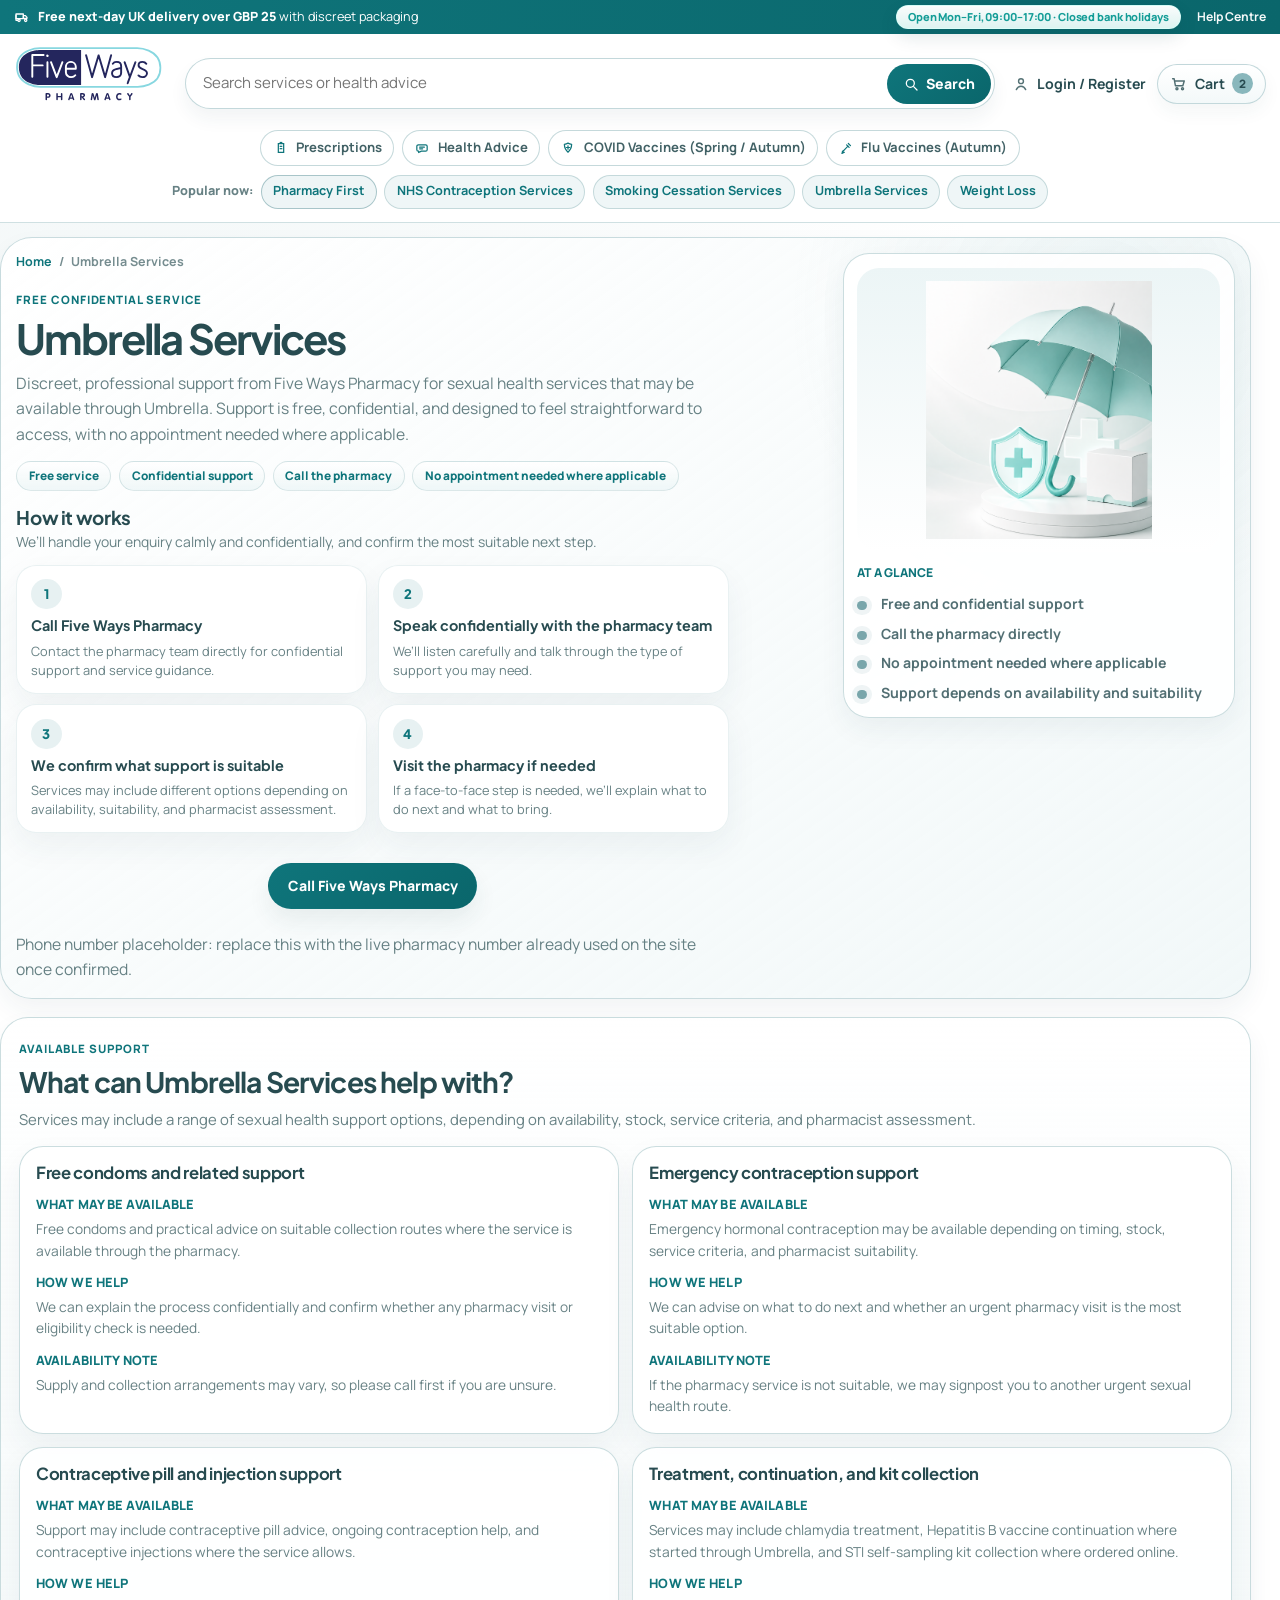
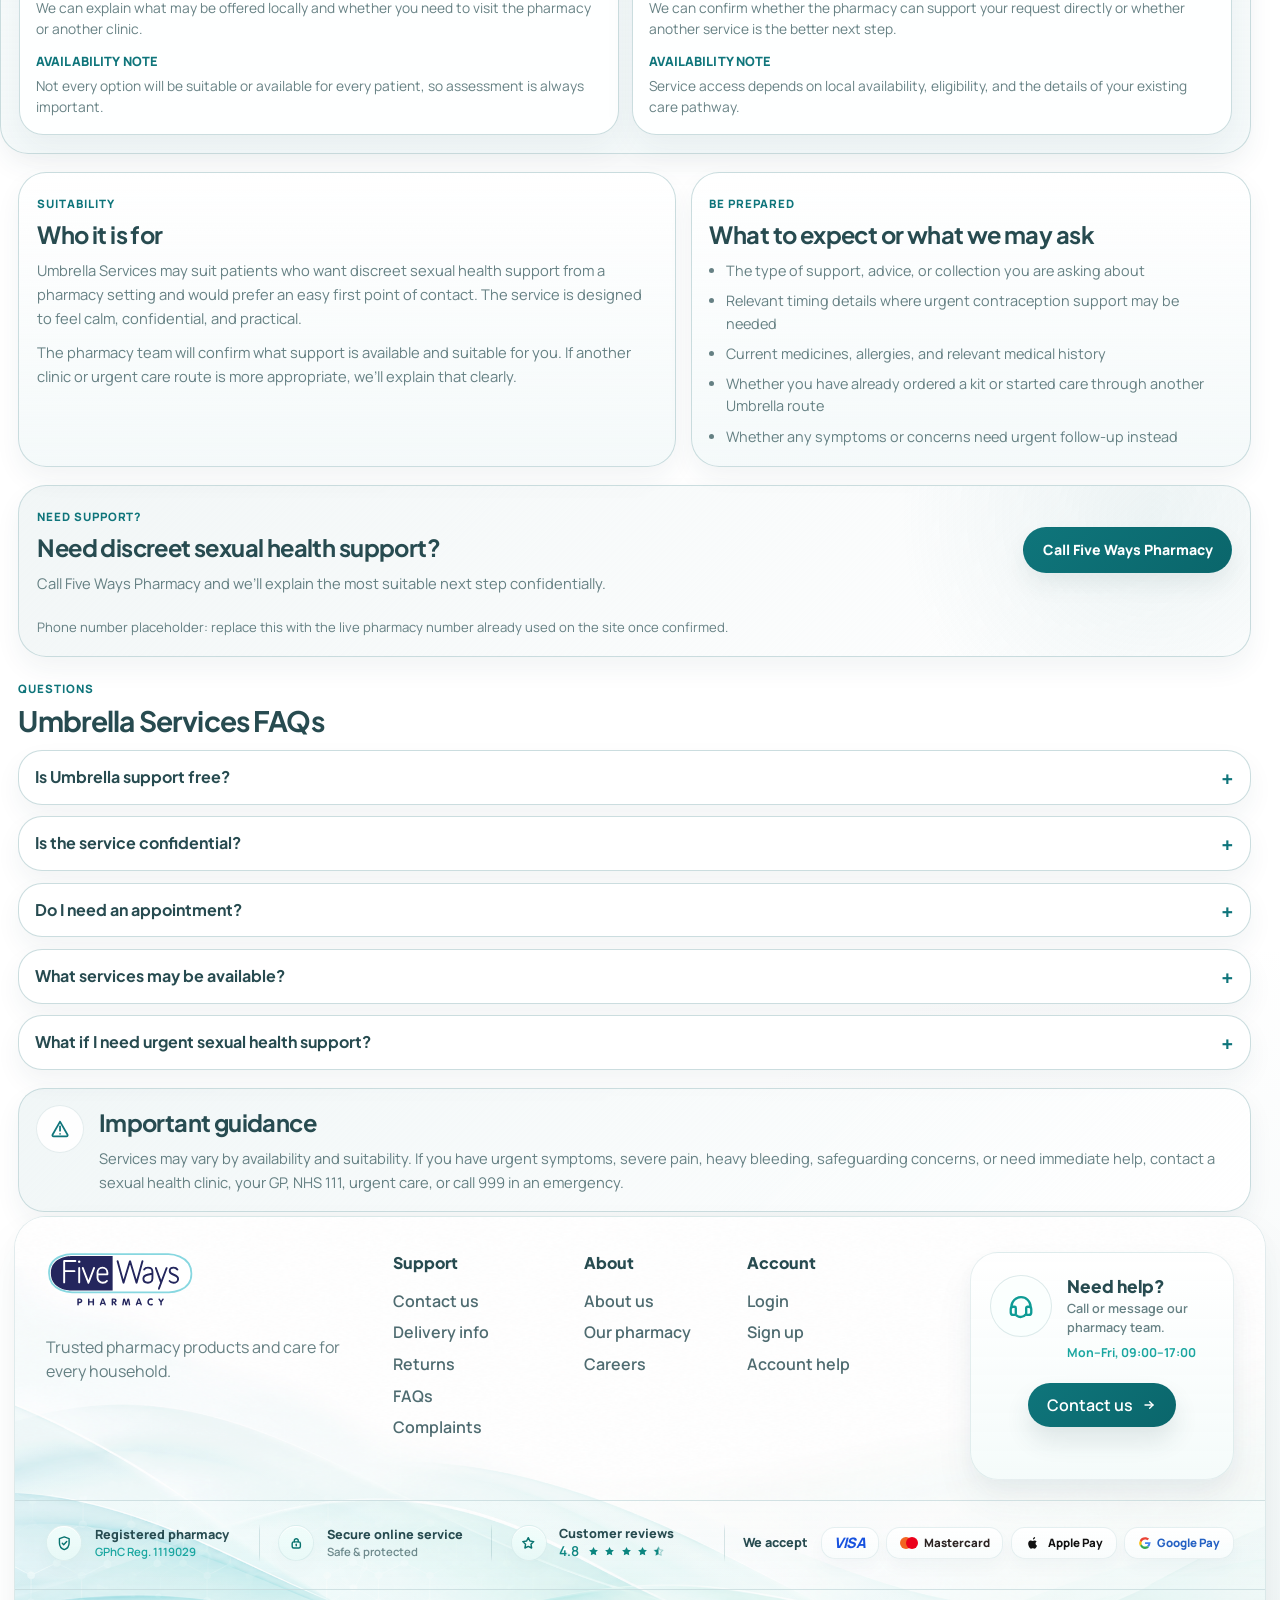
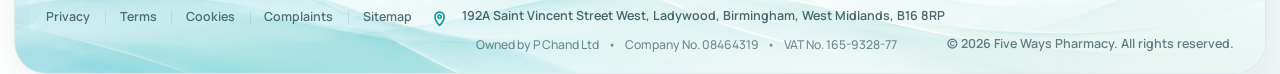
<file: umbrella-services/index.html>
﻿<!DOCTYPE html>
<html lang="en">
<head>
  <meta charset="UTF-8" />
  <meta name="viewport" content="width=device-width, initial-scale=1.0" />
  <title>Umbrella Services | Five Ways Pharmacy</title>
  <meta
    name="description"
    content="Access free confidential Umbrella Services through Five Ways Pharmacy, with discreet support, pharmacist guidance, and telephone contact for suitable next steps."
  />
  <link rel="preconnect" href="https://fonts.googleapis.com" />
  <link rel="preconnect" href="https://fonts.gstatic.com" crossorigin />
  <link
    href="https://fonts.googleapis.com/css2?family=Manrope:wght@400;500;600;700;800&family=Plus+Jakarta+Sans:wght@500;600;700;800&display=swap"
    rel="stylesheet"
  />
  <link rel="stylesheet" href="../styles.css" />
</head>
<body>
  <header class="site-header">
    <div class="top-strip">
      <div class="top-strip-inner container">
        <p class="top-strip-message">
          <svg viewBox="0 0 24 24" aria-hidden="true">
            <path d="M3 7.5h11v7H3z" />
            <path d="M14 10h3.2l2.3 2.6V14H14z" />
            <circle cx="7.5" cy="17" r="1.75" />
            <circle cx="17.5" cy="17" r="1.75" />
            <path d="M5.75 17H3V9.25" />
          </svg>
          <span><strong>Free next-day UK delivery over GBP 25</strong> with discreet packaging</span>
        </p>
        <div class="top-strip-links">
          <span class="top-strip-hours" aria-label="Opening hours">
            Open Mon&ndash;Fri, 09:00&ndash;17:00 &middot; Closed bank holidays
          </span>
          <a href="#" aria-label="Customer support">Help Centre</a>
        </div>
      </div>
    </div>

    <div class="header-shell container">
      <div class="header-main">
        <button
          class="mobile-menu-toggle"
          type="button"
          aria-label="Open menu"
          aria-expanded="false"
          aria-controls="mobile-menu-drawer"
          aria-haspopup="dialog"
        >
          <svg viewBox="0 0 24 24" aria-hidden="true">
            <path d="M4.5 7.25h15" />
            <path d="M4.5 12h15" />
            <path d="M4.5 16.75h15" />
          </svg>
        </button>

        <a class="brand" href="../index.html" aria-label="Five Ways Pharmacy home">
          <img
            class="brand-logo"
            src="../assets/brand/fiveways-logo-new.svg"
            alt="Five Ways Pharmacy"
            width="454"
            height="227"
          />
        </a>

        <form class="search-bar" role="search" aria-label="Site search">
          <label class="sr-only" for="site-search">Search services or health advice</label>
          <input
            id="site-search"
            type="search"
            placeholder="Search services or health advice"
            aria-label="Search services or health advice"
          />
          <button type="submit">
            <svg viewBox="0 0 24 24" aria-hidden="true">
              <circle cx="11" cy="11" r="6" />
              <path d="M16 16l5 5" />
            </svg>
            <span>Search</span>
          </button>
        </form>

        <nav class="header-actions" aria-label="User actions">
          <div class="header-account">
            <a class="header-action header-account__link" href="../account.html" aria-label="Login or register">
              <svg viewBox="0 0 24 24" aria-hidden="true">
                <circle cx="12" cy="8.25" r="3.25" />
                <path d="M5.75 19.5c1.35-3.05 4.05-4.6 6.25-4.6s4.9 1.55 6.25 4.6" />
              </svg>
              <span class="header-account__label">Login / Register</span>
            </a>

            <a class="header-action header-account__mobile-link" href="../account.html" aria-label="Login / Register">
              <svg viewBox="0 0 24 24" aria-hidden="true">
                <circle cx="12" cy="8.25" r="3.25" />
                <path d="M5.75 19.5c1.35-3.05 4.05-4.6 6.25-4.6s4.9 1.55 6.25 4.6" />
              </svg>
              <span class="sr-only">Login or register</span>
            </a>
          </div>

          <a href="#" class="cart-pill" aria-label="Shopping cart with 2 items">
            <svg viewBox="0 0 24 24" aria-hidden="true">
              <path d="M3.5 5h2l1.7 9.25h9.9L19 8H6.2" />
              <circle cx="9.25" cy="18.25" r="1.35" />
              <circle cx="16.7" cy="18.25" r="1.35" />
            </svg>
            <span class="cart-pill-label">Cart</span>
            <span class="cart-pill-count">2</span>
          </a>
        </nav>
      </div>

      <div class="header-browse">
        <nav class="category-nav" aria-label="Main categories">
          <div class="category-pill-dropdown category-pill-dropdown--desktop-hide">
            <a href="../pharmacy-services.html" aria-haspopup="true">
              <svg viewBox="0 0 24 24" aria-hidden="true">
                <path d="M8 5.5h8v13H8z" />
                <path d="M10 3.75h4" />
                <path d="M10 9.5h4" />
                <path d="M10 13h4" />
              </svg>
              <span>Pharmacy Services</span>
            </a>

            <div class="category-pill-dropdown-menu" aria-label="Pharmacy Services menu">
              <div class="category-pill-dropdown-section">
                <p>
                  <svg viewBox="0 0 24 24" aria-hidden="true">
                    <path d="M12 19.25c-4.1-2.4-6.75-4.85-6.75-8.2a3.8 3.8 0 0 1 3.95-3.8c1.25 0 2.2.5 2.8 1.35.6-.85 1.55-1.35 2.8-1.35a3.8 3.8 0 0 1 3.95 3.8c0 3.35-2.65 5.8-6.75 8.2Z" />
                    <path d="M12 9.6v4.1" />
                    <path d="M9.95 11.65h4.1" />
                  </svg>
                  <span>Free NHS services</span>
                </p>
                <a href="../pharmacy-first/" class="category-pill-dropdown-link">
                  <span>NHS Pharmacy First</span>
                  <span class="category-pill-free-badge">FREE</span>
                </a>
                <a href="../stop-smoking-clinic/" class="category-pill-dropdown-link">
                  <span>Stop Smoking Clinic</span>
                  <span class="category-pill-free-badge">FREE</span>
                </a>
                <a href="#" class="category-pill-dropdown-link">
                  <span>Blood Pressure Check</span>
                  <span class="category-pill-free-badge">FREE</span>
                </a>
              </div>

              <div class="category-pill-dropdown-section">
                <p>
                  <svg viewBox="0 0 24 24" aria-hidden="true">
                    <path d="M4.75 13.5h8.2l5.3-6.25c.45-.55 1.35-.55 1.8 0 .4.5.35 1.2-.1 1.65l-4.2 4.6h3.5c.8 0 1.45.65 1.45 1.45s-.65 1.45-1.45 1.45h-3.5l4.2 4.6c.45.45.5 1.15.1 1.65-.45.55-1.35.55-1.8 0l-5.3-6.25h-8.2" />
                    <path d="M7.25 10.4l-2.5 2.1 2.5 2.1" />
                  </svg>
                  <span>Travel &amp; prevention</span>
                </p>
                <a href="#" class="category-pill-dropdown-link">Travel Vaccines</a>
                <a href="../flu-vaccines/" class="category-pill-dropdown-link">Flu Vaccine</a>
                <a href="#" class="category-pill-dropdown-link">Travel Health Advice</a>
              </div>

              <div class="category-pill-dropdown-section">
                <p>
                  <svg viewBox="0 0 24 24" aria-hidden="true">
                    <path d="M8 5.5h8v13H8z" />
                    <path d="M10 3.75h4" />
                    <path d="M10 9.5h4" />
                    <path d="M10 13h4" />
                  </svg>
                  <span>Prescriptions &amp; care</span>
                </p>
                <a href="../repeat-prescriptions/" class="category-pill-dropdown-link">Repeat Prescriptions</a>
                <a href="#" class="category-pill-dropdown-link">Private Consultations</a>
                <a href="#" class="category-pill-dropdown-link">Medicine Advice</a>
              </div>

              <div class="category-pill-dropdown-actions">
                <a href="#" class="category-pill-dropdown-link">
                  <svg viewBox="0 0 24 24" aria-hidden="true">
                    <rect x="4.75" y="4.75" width="5.5" height="5.5" rx="1.1" />
                    <rect x="13.75" y="4.75" width="5.5" height="5.5" rx="1.1" />
                    <rect x="4.75" y="13.75" width="5.5" height="5.5" rx="1.1" />
                    <rect x="13.75" y="13.75" width="5.5" height="5.5" rx="1.1" />
                  </svg>
                  <span>View all services</span>
                  <svg viewBox="0 0 24 24" aria-hidden="true">
                    <path d="M6 12h12" />
                    <path d="M13 7l5 5-5 5" />
                  </svg>
                </a>
                <a href="#" class="category-pill-dropdown-link">
                  <svg viewBox="0 0 24 24" aria-hidden="true">
                    <path d="M12 4.5 13.45 9l4.55 1.45-4.55 1.45L12 16.5l-1.45-4.6L6 10.45 10.55 9 12 4.5Z" />
                    <path d="M18.5 4.75 19 6.25l1.5.5-1.5.5-.5 1.5-.5-1.5-1.5-.5 1.5-.5.5-1.5Z" />
                  </svg>
                  <span>Five Ways Pharmacy AI Assistant</span>
                </a>
              </div>
            </div>
          </div>
          <div class="category-pill-dropdown category-pill-dropdown--compact category-pill-dropdown--prescriptions">
            <button type="button" aria-haspopup="true" aria-expanded="false">
              <svg viewBox="0 0 24 24" aria-hidden="true">
                <path d="M8 5.5h8v13H8z" />
                <path d="M10 3.75h4" />
                <path d="M10 9.5h4" />
                <path d="M10 13h4" />
              </svg>
              <span>Prescriptions</span>
            </button>

            <div class="category-pill-dropdown-menu category-pill-dropdown-menu--compact" aria-label="Prescriptions menu">
              <a href="../emergency-prescriptions/" class="category-pill-dropdown-link">Emergency supply</a>
              <a href="../repeat-prescriptions/" class="category-pill-dropdown-link">Repeat prescriptions</a>
            </div>
          </div>
          <a href="../health-advice/">
            <svg viewBox="0 0 24 24" aria-hidden="true">
              <path d="M6.5 7.25h11a2.25 2.25 0 0 1 2.25 2.25v5a2.25 2.25 0 0 1-2.25 2.25H11l-4 2v-2H6.5A2.25 2.25 0 0 1 4.25 14.5v-5A2.25 2.25 0 0 1 6.5 7.25Z" />
              <path d="M8.5 10.75h7" />
              <path d="M8.5 13.25h4.5" />
            </svg>
            <span>Health Advice</span>
          </a>
          <a href="../index.html#shop-by-category" class="service-led-hidden" hidden>
            <svg viewBox="0 0 24 24" aria-hidden="true">
              <path d="M3.5 5h2l1.7 9.25h9.9L19 8H6.2" />
              <circle cx="9.25" cy="18.25" r="1.35" />
              <circle cx="16.7" cy="18.25" r="1.35" />
            </svg>
            <span>Over-the-counter Purchases</span>
          </a>
          <a href="../covid-vaccines/">
            <svg viewBox="0 0 24 24" aria-hidden="true">
              <path d="M12 4.75c1.95 1 3.95 1.45 5.45 1.7 0 6.2-3.45 10.05-5.45 11.8-2-1.75-5.45-5.6-5.45-11.8 1.5-.25 3.5-.7 5.45-1.7Z" />
              <path d="M12 8.75v5" />
              <path d="M9.5 11.25h5" />
            </svg>
            <span>COVID Vaccines (Spring / Autumn)</span>
          </a>
          <a href="../flu-vaccines/">
            <svg viewBox="0 0 24 24" aria-hidden="true">
              <path d="M15.5 5.25 18.75 8.5" />
              <path d="M8.4 15.85 15 9.25" />
              <path d="M6.4 17.85 8.4 15.85" />
              <path d="M12.9 7.35 16.65 11.1" />
              <path d="M9.55 18.45 5.9 20.1l1.65-3.65" />
            </svg>
            <span>Flu Vaccines (Autumn)</span>
          </a>
          <a href="#" class="category-pill-popular">
            <svg viewBox="0 0 24 24" aria-hidden="true">
              <path d="M12 4.75 13.35 9l4.25 1.35-4.25 1.35L12 15.95 10.65 11.7 6.4 10.35 10.65 9 12 4.75Z" />
              <path d="M18.4 5.35 18.8 6.6l1.25.4-1.25.4-.4 1.25-.4-1.25-1.25-.4 1.25-.4.4-1.25Z" />
            </svg>
            <span>Popular now</span>
          </a>
        </nav>

        <div class="quick-nav" aria-label="Popular shortcuts">
          <p>Popular now:</p>
          <a href="../pharmacy-first/" class="quick-pill quick-pill--featured">Pharmacy First</a>
          <a href="../nhs-contraception-services/" class="quick-pill">NHS Contraception Services</a>
          <a href="../stop-smoking-clinic/" class="quick-pill">Smoking Cessation Services</a>
          <a href="../umbrella-services/" class="quick-pill">Umbrella Services</a>
          <a href="../weight-loss-support/" class="quick-pill">Weight Loss</a>
        </div>
      </div>
    </div>
  </header>

  <div class="mobile-menu-shell" aria-hidden="true">
    <button class="mobile-menu-overlay" type="button" aria-label="Close menu"></button>
    <aside
      class="mobile-menu-drawer"
      id="mobile-menu-drawer"
      role="dialog"
      aria-modal="true"
      aria-hidden="true"
      aria-labelledby="mobile-menu-title"
    >
      <div class="mobile-menu-drawer-inner">
        <div class="mobile-menu-header">
          <div class="mobile-menu-header-copy">
            <img
              class="mobile-menu-logo"
              src="../assets/brand/fiveways-logo-new.svg"
              alt="Five Ways Pharmacy"
              width="454"
              height="227"
            />
          </div>
          <button class="mobile-menu-close" type="button" aria-label="Close menu">
            <svg viewBox="0 0 24 24" aria-hidden="true">
              <path d="M6.5 6.5 17.5 17.5" />
              <path d="M17.5 6.5 6.5 17.5" />
            </svg>
          </button>
        </div>

        <div class="mobile-menu-body">
          <section class="mobile-menu-section" aria-labelledby="mobile-menu-services">
            <h2 class="mobile-menu-section-title" id="mobile-menu-services">Services</h2>
            <div class="mobile-menu-links">
              <a href="../pharmacy-first/" class="mobile-menu-link">Pharmacy First</a>
              <a href="../stop-smoking-clinic/" class="mobile-menu-link">Smoking Cessation Services</a>
              <a href="../umbrella-services/" class="mobile-menu-link">Umbrella Services</a>
              <a href="../weight-loss-support/" class="mobile-menu-link">Weight Loss</a>
              <a href="../nhs-contraception-services/" class="mobile-menu-link">NHS Contraception Services</a>
              <details class="mobile-menu-group">
                <summary class="mobile-menu-link mobile-menu-link--toggle">Prescriptions</summary>
                <div class="mobile-menu-submenu">
                  <a href="../emergency-prescriptions/" class="mobile-menu-link">Emergency supply</a>
                  <a href="../repeat-prescriptions/" class="mobile-menu-link">Repeat prescriptions</a>
                </div>
              </details>
              <a href="../health-advice/" class="mobile-menu-link">Health Advice</a>
              <a href="../index.html#shop-by-category" class="mobile-menu-link service-led-hidden" hidden>Over-the-counter Purchases</a>
              <a href="../covid-vaccines/" class="mobile-menu-link">COVID Vaccines (Spring / Autumn)</a>
              <a href="../flu-vaccines/" class="mobile-menu-link">Flu Vaccines (Autumn)</a>
            </div>
          </section>

          <section class="mobile-menu-section" aria-labelledby="mobile-menu-account">
            <h2 class="mobile-menu-section-title" id="mobile-menu-account">Account</h2>
            <div class="mobile-menu-links">
              <a href="../login.html" class="mobile-menu-link">Login</a>
              <a href="../register.html" class="mobile-menu-link">Register</a>
              <a href="#" class="mobile-menu-link">Account help</a>
            </div>
          </section>

          <section class="mobile-menu-section" aria-labelledby="mobile-menu-support">
            <h2 class="mobile-menu-section-title" id="mobile-menu-support">Support</h2>
            <div class="mobile-menu-links">
              <a href="#" class="mobile-menu-link">Delivery info</a>
              <a href="#" class="mobile-menu-link">Returns</a>
              <a href="#" class="mobile-menu-link">FAQs</a>
              <a href="#" class="mobile-menu-link">Complaints</a>
            </div>
          </section>

          <aside class="mobile-menu-help-card" aria-label="Need help">
            <p class="mobile-menu-help-kicker">Need help?</p>
            <h3>Call or message our pharmacy team.</h3>
            <a href="#footer-help-card" class="mobile-menu-help-link">
              <span>Contact us</span>
              <span aria-hidden="true">&rarr;</span>
            </a>
          </aside>
          <button class="mobile-menu-close-button" type="button" aria-label="Close menu">
            Close menu
          </button>
        </div>
      </div>
    </aside>
  </div>

  <div class="compact-header" aria-label="Compact sticky site tools">
    <div class="compact-header-inner container">
      <a class="compact-brand" href="../index.html" aria-label="Five Ways Pharmacy home">
        <img
          class="compact-brand-logo"
          src="../assets/brand/fiveways-logo-new.svg"
          alt="Five Ways Pharmacy"
          width="454"
          height="227"
        />
      </a>
      <form class="compact-search" role="search" aria-label="Compact site search">
        <label class="sr-only" for="compact-site-search">Search services or health advice</label>
        <input
          id="compact-site-search"
          type="search"
          placeholder="Search services or health advice"
          aria-label="Search services or health advice"
        />
        <button type="submit">
          <svg viewBox="0 0 24 24" aria-hidden="true">
            <circle cx="11" cy="11" r="6" />
            <path d="M16 16l5 5" />
          </svg>
          <span>Search</span>
        </button>
      </form>
      <a href="../account.html" class="compact-account" aria-label="Login / Register">
        <svg viewBox="0 0 24 24" aria-hidden="true">
          <circle cx="12" cy="8.25" r="3.25" />
          <path d="M5.75 19.5c1.35-3.05 4.05-4.6 6.25-4.6s4.9 1.55 6.25 4.6" />
        </svg>
        <span class="compact-account-label">Login / Register</span>
      </a>
      <a href="#" class="compact-cart" aria-label="Shopping cart with 2 items">
        <svg viewBox="0 0 24 24" aria-hidden="true">
          <path d="M3.5 5h2l1.7 9.25h9.9L19 8H6.2" />
          <circle cx="9.25" cy="18.25" r="1.35" />
          <circle cx="16.7" cy="18.25" r="1.35" />
        </svg>
        <span class="compact-cart-label">Cart</span>
        <span class="compact-cart-count">2</span>
      </a>
    </div>
  </div>
  <div class="compact-header-sentinel" aria-hidden="true"></div>

  <main class="service-detail-page service-detail-page--umbrella-services">
  <section class="service-detail-hero container">
    <div class="service-detail-hero-shell">
      <div class="service-detail-hero-copy">
        <nav class="service-detail-breadcrumb" aria-label="Breadcrumb">
          <a href="../index.html">Home</a>
          <span aria-hidden="true">/</span>
          <span aria-current="page">Umbrella Services</span>
        </nav>
        <span class="section-kicker">Free confidential service</span>
        <h1>Umbrella Services</h1>
        <p>
          Discreet, professional support from Five Ways Pharmacy for sexual health services that may be available through
          Umbrella. Support is free, confidential, and designed to feel straightforward to access, with no appointment
          needed where applicable.
        </p>
        <div class="service-detail-pill-row" aria-label="Service highlights">
          <span>Free service</span>
          <span>Confidential support</span>
          <span>Call the pharmacy</span>
          <span>No appointment needed where applicable</span>
        </div>
        <div class="service-detail-hero-process" aria-labelledby="umbrella-how-it-works">
          <div class="service-detail-hero-process__intro">
            <h2 id="umbrella-how-it-works">How it works</h2>
            <p>We&rsquo;ll handle your enquiry calmly and confidentially, and confirm the most suitable next step.</p>
          </div>
          <div class="service-detail-hero-steps">
            <article class="service-detail-step-card service-detail-step-card--hero">
              <span class="service-detail-step-number">1</span>
              <h3>Call Five Ways Pharmacy</h3>
              <p>Contact the pharmacy team directly for confidential support and service guidance.</p>
            </article>
            <article class="service-detail-step-card service-detail-step-card--hero">
              <span class="service-detail-step-number">2</span>
              <h3>Speak confidentially with the pharmacy team</h3>
              <p>We&rsquo;ll listen carefully and talk through the type of support you may need.</p>
            </article>
            <article class="service-detail-step-card service-detail-step-card--hero">
              <span class="service-detail-step-number">3</span>
              <h3>We confirm what support is suitable</h3>
              <p>Services may include different options depending on availability, suitability, and pharmacist assessment.</p>
            </article>
            <article class="service-detail-step-card service-detail-step-card--hero">
              <span class="service-detail-step-number">4</span>
              <h3>Visit the pharmacy if needed</h3>
              <p>If a face-to-face step is needed, we&rsquo;ll explain what to do next and what to bring.</p>
            </article>
          </div>
          <div class="service-detail-action-row service-detail-action-row--hero-process">
            <a href="tel:[pharmacy-number]" class="service-detail-button service-detail-button--primary">Call Five Ways Pharmacy</a>
          </div>
          <p class="service-detail-action-note">Phone number placeholder: replace this with the live pharmacy number already used on the site once confirmed.</p>
        </div>
      </div>

      <aside class="service-detail-hero-card" aria-label="Umbrella Services overview">
        <div class="service-detail-hero-card__media service-detail-hero-card__media--contain">
          <img
            src="../assets/images/service-umbrella-services.png"
            alt="Umbrella Services support illustration"
            loading="eager"
            decoding="async"
          />
        </div>
        <div class="service-detail-hero-card__body">
          <p class="service-detail-hero-card__eyebrow">At a glance</p>
          <ul class="service-detail-checklist">
            <li>Free and confidential support</li>
            <li>Call the pharmacy directly</li>
            <li>No appointment needed where applicable</li>
            <li>Support depends on availability and suitability</li>
          </ul>
        </div>
      </aside>
    </div>
  </section>

  <section class="service-detail-section container">
    <div class="service-detail-panel">
      <div class="service-detail-section-head service-detail-section-head--compact">
        <span class="section-kicker">Available support</span>
        <h2>What can Umbrella Services help with?</h2>
        <p>
          Services may include a range of sexual health support options, depending on availability, stock, service criteria,
          and pharmacist assessment.
        </p>
      </div>
      <div class="service-detail-guidance-grid">
        <article class="service-detail-guidance-card">
          <h3>Free condoms and related support</h3>
          <div class="service-detail-guidance-item">
            <h4>What may be available</h4>
            <p>Free condoms and practical advice on suitable collection routes where the service is available through the pharmacy.</p>
          </div>
          <div class="service-detail-guidance-item">
            <h4>How we help</h4>
            <p>We can explain the process confidentially and confirm whether any pharmacy visit or eligibility check is needed.</p>
          </div>
          <div class="service-detail-guidance-item">
            <h4>Availability note</h4>
            <p>Supply and collection arrangements may vary, so please call first if you are unsure.</p>
          </div>
        </article>

        <article class="service-detail-guidance-card">
          <h3>Emergency contraception support</h3>
          <div class="service-detail-guidance-item">
            <h4>What may be available</h4>
            <p>Emergency hormonal contraception may be available depending on timing, stock, service criteria, and pharmacist suitability.</p>
          </div>
          <div class="service-detail-guidance-item">
            <h4>How we help</h4>
            <p>We can advise on what to do next and whether an urgent pharmacy visit is the most suitable option.</p>
          </div>
          <div class="service-detail-guidance-item">
            <h4>Availability note</h4>
            <p>If the pharmacy service is not suitable, we may signpost you to another urgent sexual health route.</p>
          </div>
        </article>

        <article class="service-detail-guidance-card">
          <h3>Contraceptive pill and injection support</h3>
          <div class="service-detail-guidance-item">
            <h4>What may be available</h4>
            <p>Support may include contraceptive pill advice, ongoing contraception help, and contraceptive injections where the service allows.</p>
          </div>
          <div class="service-detail-guidance-item">
            <h4>How we help</h4>
            <p>We can explain what may be offered locally and whether you need to visit the pharmacy or another clinic.</p>
          </div>
          <div class="service-detail-guidance-item">
            <h4>Availability note</h4>
            <p>Not every option will be suitable or available for every patient, so assessment is always important.</p>
          </div>
        </article>

        <article class="service-detail-guidance-card">
          <h3>Treatment, continuation, and kit collection</h3>
          <div class="service-detail-guidance-item">
            <h4>What may be available</h4>
            <p>Services may include chlamydia treatment, Hepatitis B vaccine continuation where started through Umbrella, and STI self-sampling kit collection where ordered online.</p>
          </div>
          <div class="service-detail-guidance-item">
            <h4>How we help</h4>
            <p>We can confirm whether the pharmacy can support your request directly or whether another service is the better next step.</p>
          </div>
          <div class="service-detail-guidance-item">
            <h4>Availability note</h4>
            <p>Service access depends on local availability, eligibility, and the details of your existing care pathway.</p>
          </div>
        </article>
      </div>
    </div>
  </section>

  <section class="service-detail-section container">
    <div class="service-detail-info-grid">
      <article class="service-detail-info-card">
        <span class="section-kicker">Suitability</span>
        <h2>Who it is for</h2>
        <p>
          Umbrella Services may suit patients who want discreet sexual health support from a pharmacy setting and would
          prefer an easy first point of contact. The service is designed to feel calm, confidential, and practical.
        </p>
        <p>
          The pharmacy team will confirm what support is available and suitable for you. If another clinic or urgent care
          route is more appropriate, we&rsquo;ll explain that clearly.
        </p>
      </article>

      <article class="service-detail-info-card">
        <span class="section-kicker">Be prepared</span>
        <h2>What to expect or what we may ask</h2>
        <ul class="service-detail-bullet-list">
          <li>The type of support, advice, or collection you are asking about</li>
          <li>Relevant timing details where urgent contraception support may be needed</li>
          <li>Current medicines, allergies, and relevant medical history</li>
          <li>Whether you have already ordered a kit or started care through another Umbrella route</li>
          <li>Whether any symptoms or concerns need urgent follow-up instead</li>
        </ul>
      </article>
    </div>
  </section>

  <section class="service-detail-section container" id="umbrella-start">
    <div class="service-detail-cta-panel">
      <div class="service-detail-cta-copy">
        <span class="section-kicker">Need support?</span>
        <h2>Need discreet sexual health support?</h2>
        <p>Call Five Ways Pharmacy and we&rsquo;ll explain the most suitable next step confidentially.</p>
      </div>
      <div class="service-detail-action-row service-detail-action-row--cta">
        <a href="tel:[pharmacy-number]" class="service-detail-button service-detail-button--primary">Call Five Ways Pharmacy</a>
      </div>
      <p class="service-detail-action-note">Phone number placeholder: replace this with the live pharmacy number already used on the site once confirmed.</p>
    </div>
  </section>

  <section class="service-detail-section container">
    <div class="service-detail-section-head">
      <span class="section-kicker">Questions</span>
      <h2>Umbrella Services FAQs</h2>
    </div>
    <div class="service-detail-faq-list">
      <details class="service-detail-faq-item">
        <summary>Is Umbrella support free?</summary>
        <p>
          Yes. Umbrella Services provided through the pharmacy are free to access, although what is available will depend on
          service criteria, availability, and suitability.
        </p>
      </details>
      <details class="service-detail-faq-item">
        <summary>Is the service confidential?</summary>
        <p>
          Yes. We aim to handle all enquiries discreetly and professionally, and you can tell the team if you would prefer
          additional privacy when discussing your support needs.
        </p>
      </details>
      <details class="service-detail-faq-item">
        <summary>Do I need an appointment?</summary>
        <p>
          Not always. No appointment may be needed where the service allows, but calling the pharmacy first can help us guide
          you to the right support quickly.
        </p>
      </details>
      <details class="service-detail-faq-item">
        <summary>What services may be available?</summary>
        <p>
          Services may include free condoms, emergency hormonal contraception, chlamydia treatment, contraceptive pill support,
          contraceptive injections, Hepatitis B vaccine continuation, and STI self-sampling kit collection where ordered online.
        </p>
      </details>
      <details class="service-detail-faq-item">
        <summary>What if I need urgent sexual health support?</summary>
        <p>
          If you need urgent help, please call the pharmacy as soon as possible. Depending on your situation, we may advise you
          to contact a sexual health clinic, your GP, NHS 111, or urgent care without delay.
        </p>
      </details>
    </div>
  </section>

  <section class="service-detail-section container">
    <div class="service-detail-alert">
      <span class="service-detail-alert__icon" aria-hidden="true">
        <svg viewBox="0 0 24 24">
          <path d="M12 3.9 3.85 18.2A1.2 1.2 0 0 0 4.9 20h14.2a1.2 1.2 0 0 0 1.05-1.8Z" />
          <path d="M12 9v4.75" />
          <circle cx="12" cy="17.3" r="0.9" fill="currentColor" stroke="none" />
        </svg>
      </span>
      <div class="service-detail-alert__copy">
        <h2>Important guidance</h2>
        <p>
          Services may vary by availability and suitability. If you have urgent symptoms, severe pain, heavy bleeding,
          safeguarding concerns, or need immediate help, contact a sexual health clinic, your GP, NHS 111, urgent care,
          or call 999 in an emergency.
        </p>
      </div>
    </div>
  </section>
</main>

  <footer class="site-footer">
    <div class="container">
      <div class="footer-shell">
        <div class="footer-top">
          <div class="footer-brand-block">
            <a class="brand footer-brand" href="../index.html" aria-label="Five Ways Pharmacy home">
              <img
                class="brand-logo"
                src="../assets/brand/fiveways-logo-new.svg"
                alt="Five Ways Pharmacy"
                width="454"
                height="227"
              />
            </a>
            <p>Trusted pharmacy products and care for every household.</p>
          </div>
          <div class="footer-nav-shell">
            <div class="footer-nav">
              <details class="footer-nav-column footer-nav-column--shop footer-nav-accordion service-led-hidden" open hidden>
                <summary class="footer-nav-toggle">
                  <span>Shop</span>
                  <svg viewBox="0 0 24 24" aria-hidden="true">
                    <path d="M7 10.5 12 15l5-4.5" />
                  </svg>
                </summary>
                <div class="footer-nav-links">
                  <a href="#">All products</a>
                  <a href="#">Best sellers</a>
                  <a href="#">Offers</a>
                  <a href="#">Pharmacy services</a>
                  <a href="#">Prescriptions</a>
                </div>
              </details>
              <details class="footer-nav-column footer-nav-accordion" open>
                <summary class="footer-nav-toggle">
                  <span>Support</span>
                  <svg viewBox="0 0 24 24" aria-hidden="true">
                    <path d="M7 10.5 12 15l5-4.5" />
                  </svg>
                </summary>
                <div class="footer-nav-links">
                  <a href="#">Contact us</a>
                  <a href="#">Delivery info</a>
                  <a href="#">Returns</a>
                  <a href="#">FAQs</a>
                  <a href="#">Complaints</a>
                </div>
              </details>
              <details class="footer-nav-column footer-nav-accordion" open>
                <summary class="footer-nav-toggle">
                  <span>About</span>
                  <svg viewBox="0 0 24 24" aria-hidden="true">
                    <path d="M7 10.5 12 15l5-4.5" />
                  </svg>
                </summary>
                <div class="footer-nav-links">
                  <a href="#">About us</a>
                  <a href="#">Our pharmacy</a>
                  <a href="#" class="footer-link--desktop-hide">Blog</a>
                  <a href="#">Careers</a>
                </div>
              </details>
              <details class="footer-nav-column footer-nav-accordion" open>
                <summary class="footer-nav-toggle">
                  <span>Account</span>
                  <svg viewBox="0 0 24 24" aria-hidden="true">
                    <path d="M7 10.5 12 15l5-4.5" />
                  </svg>
                </summary>
                <div class="footer-nav-links">
                  <a href="#">Login</a>
                  <a href="#">Sign up</a>
                  <a href="#">Account help</a>
                </div>
              </details>
            </div>
          </div>
          <aside class="footer-help-card" id="footer-help-card">
            <div class="footer-help-head">
              <span class="footer-help-icon" aria-hidden="true">
                <svg viewBox="0 0 24 24">
                  <path d="M4.8 12.6a7.2 7.2 0 0 1 14.4 0" />
                  <path d="M6.3 12.55h-.1a1.9 1.9 0 0 0-1.9 1.9v2.35a1.9 1.9 0 0 0 1.9 1.9h.95a.95.95 0 0 0 .95-.95v-4.24a.95.95 0 0 0-.95-.95Z" />
                  <path d="M17.7 12.55h.1a1.9 1.9 0 0 1 1.9 1.9v2.35a1.9 1.9 0 0 1-1.9 1.9h-.95a.95.95 0 0 1-.95-.95v-4.24a.95.95 0 0 1 .95-.95Z" />
                  <path d="M8.55 19.05a4.7 4.7 0 0 0 6.9-.7" />
                </svg>
              </span>
              <div class="footer-help-copy">
                <h4>Need help?</h4>
                <p class="footer-help-support">Call or message our pharmacy team.</p>
                <p class="footer-help-hours">Mon&ndash;Fri, 09:00&ndash;17:00</p>
              </div>
            </div>
            <a class="footer-help-cta" href="#footer-help-card">
              <span>Contact us</span>
              <svg viewBox="0 0 24 24" aria-hidden="true">
                <path d="M6 12h12" />
                <path d="M13 7l5 5-5 5" />
              </svg>
            </a>
          </aside>
        </div>
        <div class="footer-middle-strip">
          <article class="footer-strip-feature">
            <span class="footer-strip-icon" aria-hidden="true">
              <svg viewBox="0 0 24 24">
                <path d="M12 3.75 18.25 6v5.55c0 4.32-2.75 7.35-6.25 8.7-3.5-1.35-6.25-4.38-6.25-8.7V6Z" />
                <path d="m9.45 12 1.8 1.8 3.9-4.05" />
              </svg>
            </span>
            <div class="footer-strip-copy footer-strip-copy--registered">
              <strong>Registered pharmacy</strong>
              <small>GPhC Reg. 1119029</small>
            </div>
          </article>
          <article class="footer-strip-feature">
            <span class="footer-strip-icon" aria-hidden="true">
              <svg viewBox="0 0 24 24">
                <rect x="6.7" y="10.2" width="10.6" height="7.9" rx="2" />
                <path d="M9.45 10.2V8.65a2.55 2.55 0 1 1 5.1 0v1.55" />
                <path d="M12 13.3v1.8" />
              </svg>
            </span>
            <div class="footer-strip-copy">
              <strong>Secure online service</strong>
              <small>Safe &amp; protected</small>
            </div>
          </article>
          <article class="footer-strip-feature">
            <span class="footer-strip-icon" aria-hidden="true">
              <svg viewBox="0 0 24 24">
                <path d="m12 4.7 2.15 4.43 4.9.72-3.53 3.45.83 4.8L12 16l-4.35 2.1.83-4.8-3.53-3.45 4.9-.72Z" />
              </svg>
            </span>
            <div class="footer-strip-copy">
              <strong>Customer reviews</strong>
              <small class="footer-review-line">
                <span class="footer-review-value">4.8</span>
                <span class="footer-review-stars" aria-hidden="true">
                  <svg class="footer-review-star footer-review-star--full" viewBox="0 0 24 24">
                    <path class="footer-review-star-fill" d="m12 4.7 2.15 4.43 4.9.72-3.53 3.45.83 4.8L12 16l-4.35 2.1.83-4.8-3.53-3.45 4.9-.72Z" />
                  </svg>
                  <svg class="footer-review-star footer-review-star--full" viewBox="0 0 24 24">
                    <path class="footer-review-star-fill" d="m12 4.7 2.15 4.43 4.9.72-3.53 3.45.83 4.8L12 16l-4.35 2.1.83-4.8-3.53-3.45 4.9-.72Z" />
                  </svg>
                  <svg class="footer-review-star footer-review-star--full" viewBox="0 0 24 24">
                    <path class="footer-review-star-fill" d="m12 4.7 2.15 4.43 4.9.72-3.53 3.45.83 4.8L12 16l-4.35 2.1.83-4.8-3.53-3.45 4.9-.72Z" />
                  </svg>
                  <svg class="footer-review-star footer-review-star--full" viewBox="0 0 24 24">
                    <path class="footer-review-star-fill" d="m12 4.7 2.15 4.43 4.9.72-3.53 3.45.83 4.8L12 16l-4.35 2.1.83-4.8-3.53-3.45 4.9-.72Z" />
                  </svg>
                  <svg class="footer-review-star footer-review-star--half" viewBox="0 0 24 24">
                    <defs>
                      <clipPath id="footer-review-half-clip">
                        <rect x="0" y="0" width="12" height="24" />
                      </clipPath>
                    </defs>
                    <path class="footer-review-star-outline" d="m12 4.7 2.15 4.43 4.9.72-3.53 3.45.83 4.8L12 16l-4.35 2.1.83-4.8-3.53-3.45 4.9-.72Z" />
                    <path class="footer-review-star-half-fill" clip-path="url(#footer-review-half-clip)" d="m12 4.7 2.15 4.43 4.9.72-3.53 3.45.83 4.8L12 16l-4.35 2.1.83-4.8-3.53-3.45 4.9-.72Z" />
                  </svg>
                </span>
              </small>
            </div>
          </article>
          <div class="footer-strip-feature footer-strip-feature--payments">
            <strong class="footer-strip-pay-label">We accept</strong>
            <div class="footer-payment-badges" aria-label="Accepted payment methods">
              <span class="footer-payment-badge footer-payment-badge--visa">
                <span class="footer-payment-logo footer-payment-logo--visa" aria-hidden="true">VISA</span>
              </span>
              <span class="footer-payment-badge footer-payment-badge--mastercard">
                <span class="footer-payment-mark footer-payment-mark--mc" aria-hidden="true"></span>
                <span>Mastercard</span>
              </span>
              <span class="footer-payment-badge footer-payment-badge--apple">
                <svg class="footer-payment-logo footer-payment-logo--apple" viewBox="0 0 24 24" aria-hidden="true">
                  <path d="M15.18 12.55c.02 2.2 1.93 2.93 1.95 2.94-.02.05-.31 1.04-.99 2.05-.59.88-1.21 1.76-2.19 1.78-.95.02-1.26-.56-2.35-.56-1.09 0-1.44.54-2.33.58-.94.04-1.66-.95-2.26-1.82-1.23-1.79-2.17-5.05-.91-7.22.63-1.08 1.75-1.76 2.97-1.78.92-.02 1.8.62 2.35.62.55 0 1.58-.77 2.66-.65.45.02 1.71.18 2.52 1.36-.07.04-1.49.87-1.47 2.7ZM13.87 6.1c.5-.6.85-1.42.76-2.24-.72.03-1.59.48-2.11 1.08-.46.54-.87 1.38-.76 2.19.79.06 1.6-.4 2.11-1.03Z" />
                </svg>
                <span>Apple Pay</span>
              </span>
              <span class="footer-payment-badge footer-payment-badge--google">
                <svg class="footer-payment-logo footer-payment-logo--google" viewBox="0 0 24 24" aria-hidden="true">
                  <path fill="#4285F4" d="M21.6 12.23c0-.67-.06-1.17-.18-1.7H12v3.21h5.53c-.11.8-.7 2-2.01 2.81l-.02.11 2.61 2.02.18.02c1.69-1.56 2.66-3.85 2.66-6.47Z" />
                  <path fill="#34A853" d="M12 22c2.7 0 4.96-.9 6.62-2.45l-3.15-2.44c-.84.58-1.96.98-3.47.98-2.64 0-4.88-1.74-5.68-4.15l-.1.01-2.71 2.1-.03.1A10 10 0 0 0 12 22Z" />
                  <path fill="#FBBC05" d="M6.32 13.94A5.99 5.99 0 0 1 6 12c0-.67.12-1.31.31-1.94l-.01-.13-2.75-2.14-.09.04A10 10 0 0 0 2 12c0 1.59.38 3.09 1.06 4.42l3.26-2.48Z" />
                  <path fill="#EA4335" d="M12 5.91c1.92 0 3.21.83 3.95 1.52l2.88-2.81C16.96 2.88 14.7 2 12 2a10 10 0 0 0-8.94 5.58l3.18 2.47c.81-2.41 3.05-4.14 5.76-4.14Z" />
                </svg>
                <span>Google Pay</span>
              </span>
            </div>
          </div>
        </div>
        <div class="footer-bottom">
          <div class="footer-bottom-main">
            <div class="footer-legal-links">
              <a href="#">Privacy</a>
              <a href="#">Terms</a>
              <a href="#">Cookies</a>
              <a href="#">Complaints</a>
              <a href="#">Sitemap</a>
            </div>
            <div class="footer-address">
              <span class="footer-address-icon" aria-hidden="true">
                <svg viewBox="0 0 24 24">
                  <path d="M12 21s-5.2-5.07-5.2-10a5.2 5.2 0 1 1 10.4 0c0 4.93-5.2 10-5.2 10Z" />
                  <circle cx="12" cy="11" r="1.9" />
                </svg>
              </span>
              <p>192A Saint Vincent Street West, Ladywood, Birmingham, West Midlands, B16 8RP</p>
            </div>
            <div class="footer-copyright">
              <p>&copy; 2026 Five Ways Pharmacy. All rights reserved.</p>
            </div>
          </div>
          <p class="footer-company-details">Owned by P Chand Ltd <span aria-hidden="true">&bull;</span> Company No. 08464319 <span aria-hidden="true">&bull;</span> VAT No. 165-9328-77</p>
        </div>
      </div>
    </div>
  </footer>

  <script>
    (() => {
      const sentinel = document.querySelector(".compact-header-sentinel");
      if (!sentinel) return;

      const stickyOffset = 10;
      let stickyThreshold = 0;
      let scrollFrame = null;
      let measureFrame = null;

      const toggleStickyHeader = (active) => {
        document.body.classList.toggle("compact-header-active", active);
      };

      const measureStickyThreshold = () => {
        stickyThreshold = Math.max(0, Math.round(sentinel.getBoundingClientRect().top + window.scrollY - stickyOffset));
      };

      const syncStickyHeader = () => {
        toggleStickyHeader(window.scrollY >= stickyThreshold);
      };

      const requestStickySync = () => {
        if (scrollFrame !== null) return;

        scrollFrame = window.requestAnimationFrame(() => {
          scrollFrame = null;
          syncStickyHeader();
        });
      };

      const requestStickyMeasure = () => {
        if (measureFrame !== null) return;

        measureFrame = window.requestAnimationFrame(() => {
          measureFrame = null;
          measureStickyThreshold();
          syncStickyHeader();
        });
      };

      measureStickyThreshold();
      syncStickyHeader();

      window.addEventListener("scroll", requestStickySync, { passive: true });
      window.addEventListener("resize", requestStickyMeasure);
      window.addEventListener("orientationchange", requestStickyMeasure);
      window.addEventListener("load", requestStickyMeasure, { once: true });
    })();

    (() => {
      const categorySection = document.getElementById("shop-by-category");
      const serviceSection = document.querySelector(".service-section");
      const heroShowcase = document.querySelector(".home-showcase.hero");
      const heroSide = document.querySelector(".home-showcase.hero > .hero-side");
      const homeMainStack = document.querySelector(".home-showcase.hero > .home-main-stack");
      const mobileViewport = window.matchMedia("(max-width: 560px)");

      if (!categorySection || !serviceSection || !heroShowcase || !heroSide || !homeMainStack) return;

      const categoryOriginalAnchor = document.createComment("shop-by-category-original");
      const serviceOriginalAnchor = document.createComment("service-section-original");
      const serviceMobileAnchor = document.createComment("service-section-mobile");
      const categoryMobileAnchor = document.createComment("shop-by-category-mobile");

      homeMainStack.insertBefore(categoryOriginalAnchor, categorySection);
      serviceSection.parentNode.insertBefore(serviceOriginalAnchor, serviceSection);
      heroShowcase.insertBefore(serviceMobileAnchor, heroSide);
      heroShowcase.insertBefore(categoryMobileAnchor, heroSide.nextSibling);

      const reorderMobileSections = () => {
        if (mobileViewport.matches) {
          if (serviceMobileAnchor.parentNode && serviceSection.nextSibling !== serviceMobileAnchor) {
            serviceMobileAnchor.parentNode.insertBefore(serviceSection, serviceMobileAnchor);
          }

          if (categoryMobileAnchor.parentNode && categorySection.nextSibling !== categoryMobileAnchor) {
            categoryMobileAnchor.parentNode.insertBefore(categorySection, categoryMobileAnchor);
          }

          return;
        }

        if (serviceOriginalAnchor.parentNode && serviceSection.previousSibling !== serviceOriginalAnchor) {
          serviceOriginalAnchor.parentNode.insertBefore(serviceSection, serviceOriginalAnchor.nextSibling);
        }

        if (categoryOriginalAnchor.parentNode && categorySection.previousSibling !== categoryOriginalAnchor) {
          categoryOriginalAnchor.parentNode.insertBefore(categorySection, categoryOriginalAnchor.nextSibling);
        }
      };

      reorderMobileSections();

      if (typeof mobileViewport.addEventListener === "function") {
        mobileViewport.addEventListener("change", reorderMobileSections);
      } else if (typeof mobileViewport.addListener === "function") {
        mobileViewport.addListener(reorderMobileSections);
      }
    })();

    (() => {
      const footerAccordions = Array.from(document.querySelectorAll(".footer-nav-accordion"));
      const footerAccordionViewport = window.matchMedia("(max-width: 980px)");
      let accordionMode = null;

      if (!footerAccordions.length) return;

      const syncFooterAccordions = () => {
        const nextMode = footerAccordionViewport.matches ? "mobile" : "desktop";
        if (nextMode === accordionMode) return;

        accordionMode = nextMode;

        footerAccordions.forEach((accordion) => {
          if (nextMode === "desktop") {
            accordion.setAttribute("open", "");
            return;
          }

          accordion.removeAttribute("open");
        });
      };

      syncFooterAccordions();

      if (typeof footerAccordionViewport.addEventListener === "function") {
        footerAccordionViewport.addEventListener("change", syncFooterAccordions);
      } else if (typeof footerAccordionViewport.addListener === "function") {
        footerAccordionViewport.addListener(syncFooterAccordions);
      }
    })();

    (() => {
      const menuToggle = document.querySelector(".mobile-menu-toggle");
      const menuShell = document.querySelector(".mobile-menu-shell");
      const menuDrawer = document.querySelector(".mobile-menu-drawer");
      const menuOverlay = document.querySelector(".mobile-menu-overlay");
      const menuClose = document.querySelector(".mobile-menu-close");
      const menuCloseButton = document.querySelector(".mobile-menu-close-button");
      const menuGroups = menuShell.querySelectorAll(".mobile-menu-group");

      if (!menuToggle || !menuShell || !menuDrawer || !menuOverlay || !menuClose) return;

      const mobileViewport = window.matchMedia("(max-width: 768px)");
      let lastFocusedElement = null;

      const closeMenu = ({ restoreFocus = true } = {}) => {
        document.body.classList.remove("mobile-menu-open");
        menuShell.setAttribute("aria-hidden", "true");
        menuDrawer.setAttribute("aria-hidden", "true");
        menuToggle.setAttribute("aria-expanded", "false");
        menuGroups.forEach((group) => {
          if (group instanceof HTMLDetailsElement) {
            group.open = false;
          }
        });

        if (restoreFocus && lastFocusedElement instanceof HTMLElement) {
          lastFocusedElement.focus();
        }

        lastFocusedElement = null;
      };

      const openMenu = () => {
        if (!mobileViewport.matches) return;

        lastFocusedElement = document.activeElement instanceof HTMLElement ? document.activeElement : null;

        document.body.classList.add("mobile-menu-open");
        menuShell.setAttribute("aria-hidden", "false");
        menuDrawer.setAttribute("aria-hidden", "false");
        menuToggle.setAttribute("aria-expanded", "true");

        requestAnimationFrame(() => {
          menuClose.focus();
        });
      };

      const toggleMenu = () => {
        if (document.body.classList.contains("mobile-menu-open")) {
          closeMenu();
          return;
        }

        openMenu();
      };

      menuToggle.addEventListener("click", toggleMenu);
      menuClose.addEventListener("click", () => closeMenu());
      menuCloseButton?.addEventListener("click", () => closeMenu());
      menuOverlay.addEventListener("click", () => closeMenu({ restoreFocus: false }));

      menuShell.querySelectorAll("a").forEach((link) => {
        link.addEventListener("click", () => closeMenu({ restoreFocus: false }));
      });

      document.addEventListener("keydown", (event) => {
        if (event.key === "Escape" && document.body.classList.contains("mobile-menu-open")) {
          closeMenu();
        }
      });

      const syncMenuToViewport = () => {
        if (mobileViewport.matches) return;
        closeMenu({ restoreFocus: false });
      };

      if (typeof mobileViewport.addEventListener === "function") {
        mobileViewport.addEventListener("change", syncMenuToViewport);
      } else if (typeof mobileViewport.addListener === "function") {
        mobileViewport.addListener(syncMenuToViewport);
      }
    })();

    (() => {
      const carousel = document.querySelector(".hero-carousel");
      if (!carousel) return;

      const slides = Array.from(carousel.querySelectorAll(".hero-carousel__slide"));
      const dots = Array.from(carousel.querySelectorAll(".hero-carousel__dot"));
      const prevButton = carousel.querySelector(".hero-carousel__arrow--prev");
      const nextButton = carousel.querySelector(".hero-carousel__arrow--next");
      const status = carousel.querySelector(".hero-carousel__status");
      const mobileCarouselViewport = window.matchMedia("(max-width: 768px)");

      if (!slides.length || !dots.length || !prevButton || !nextButton) return;

      const autoplayDelay = 5000;
      const swipeThreshold = 48;
      let activeIndex = Math.max(0, slides.findIndex((slide) => slide.classList.contains("is-active")));
      let autoplayId = null;
      let isHoverPaused = false;
      let isFocusPaused = false;
      let lastInteractionWasKeyboard = false;
      let touchStartX = null;
      let touchStartY = null;

      const markKeyboardInteraction = () => {
        lastInteractionWasKeyboard = true;
      };

      const markPointerInteraction = () => {
        lastInteractionWasKeyboard = false;
      };

      const hasKeyboardFocus = () => document.activeElement && carousel.contains(document.activeElement) && lastInteractionWasKeyboard;
      const isPaused = () => isHoverPaused || isFocusPaused;

      const stopAutoplay = () => {
        if (autoplayId === null) return;
        window.clearInterval(autoplayId);
        autoplayId = null;
      };

      const renderSlide = (nextIndex) => {
        activeIndex = (nextIndex + slides.length) % slides.length;

        slides.forEach((slide, index) => {
          const isActive = index === activeIndex;
          slide.classList.toggle("is-active", isActive);
          slide.setAttribute("aria-hidden", isActive ? "false" : "true");
        });

        dots.forEach((dot, index) => {
          const isActive = index === activeIndex;
          dot.classList.toggle("is-active", isActive);
          dot.setAttribute("aria-current", isActive ? "true" : "false");
        });

        if (status) {
          status.textContent = `Showing ${slides[activeIndex].dataset.slideTitle} slide`;
        }
      };

      const startAutoplay = () => {
        if (autoplayId !== null || slides.length < 2 || isPaused()) return;

        autoplayId = window.setInterval(() => {
          if (isPaused() || slides.length < 2) return;
          renderSlide(activeIndex + 1);
        }, autoplayDelay);
      };

      const restartAutoplay = () => {
        stopAutoplay();
        startAutoplay();
      };

      const goToSlide = (nextIndex) => {
        renderSlide(nextIndex);
        restartAutoplay();
      };

      prevButton.addEventListener("click", () => {
        markPointerInteraction();
        goToSlide(activeIndex - 1);
      });

      nextButton.addEventListener("click", () => {
        markPointerInteraction();
        goToSlide(activeIndex + 1);
      });

      dots.forEach((dot, index) => {
        dot.addEventListener("click", () => {
          markPointerInteraction();
          goToSlide(index);
        });
      });

      carousel.addEventListener("mouseenter", () => {
        isHoverPaused = true;
        stopAutoplay();
      });

      carousel.addEventListener("mouseleave", () => {
        isHoverPaused = false;
        startAutoplay();
      });

      carousel.addEventListener("focusin", () => {
        isFocusPaused = true;
        carousel.classList.toggle("hero-carousel--keyboard-focus", hasKeyboardFocus());
        stopAutoplay();
      });

      carousel.addEventListener("focusout", () => {
        requestAnimationFrame(() => {
          if (carousel.contains(document.activeElement)) {
            carousel.classList.toggle("hero-carousel--keyboard-focus", hasKeyboardFocus());
            return;
          }

          isFocusPaused = false;
          carousel.classList.remove("hero-carousel--keyboard-focus");
          startAutoplay();
        });
      });

      window.addEventListener("keydown", (event) => {
        if (event.key !== "Tab") return;
        markKeyboardInteraction();
        carousel.classList.toggle("hero-carousel--keyboard-focus", hasKeyboardFocus());
      });

      window.addEventListener("mousedown", markPointerInteraction);
      window.addEventListener("pointerdown", markPointerInteraction);
      window.addEventListener("touchstart", markPointerInteraction, { passive: true });

      const handleKeydown = (event) => {
        if (!carousel.contains(document.activeElement)) return;

        if (event.key === "ArrowLeft") {
          event.preventDefault();
          goToSlide(activeIndex - 1);
        }

        if (event.key === "ArrowRight") {
          event.preventDefault();
          goToSlide(activeIndex + 1);
        }
      };

      window.addEventListener("keydown", handleKeydown);

      const handleTouchStart = (event) => {
        if (!mobileCarouselViewport.matches) return;
        const touch = event.changedTouches[0];
        touchStartX = touch.clientX;
        touchStartY = touch.clientY;
      };

      const handleTouchEnd = (event) => {
        if (!mobileCarouselViewport.matches || touchStartX === null || touchStartY === null) return;
        const touch = event.changedTouches[0];
        const deltaX = touch.clientX - touchStartX;
        const deltaY = touch.clientY - touchStartY;

        touchStartX = null;
        touchStartY = null;

        if (Math.abs(deltaX) < swipeThreshold || Math.abs(deltaY) > Math.abs(deltaX)) return;

        if (deltaX > 0) {
          goToSlide(activeIndex - 1);
          return;
        }

        goToSlide(activeIndex + 1);
      };

      carousel.addEventListener("touchstart", handleTouchStart, { passive: true });
      carousel.addEventListener("touchend", handleTouchEnd, { passive: true });

      renderSlide(activeIndex);
      startAutoplay();

      document.addEventListener("visibilitychange", () => {
        if (document.hidden) {
          stopAutoplay();
          return;
        }

        startAutoplay();
      });
    })();
  </script>
</body>
</html>
</file>
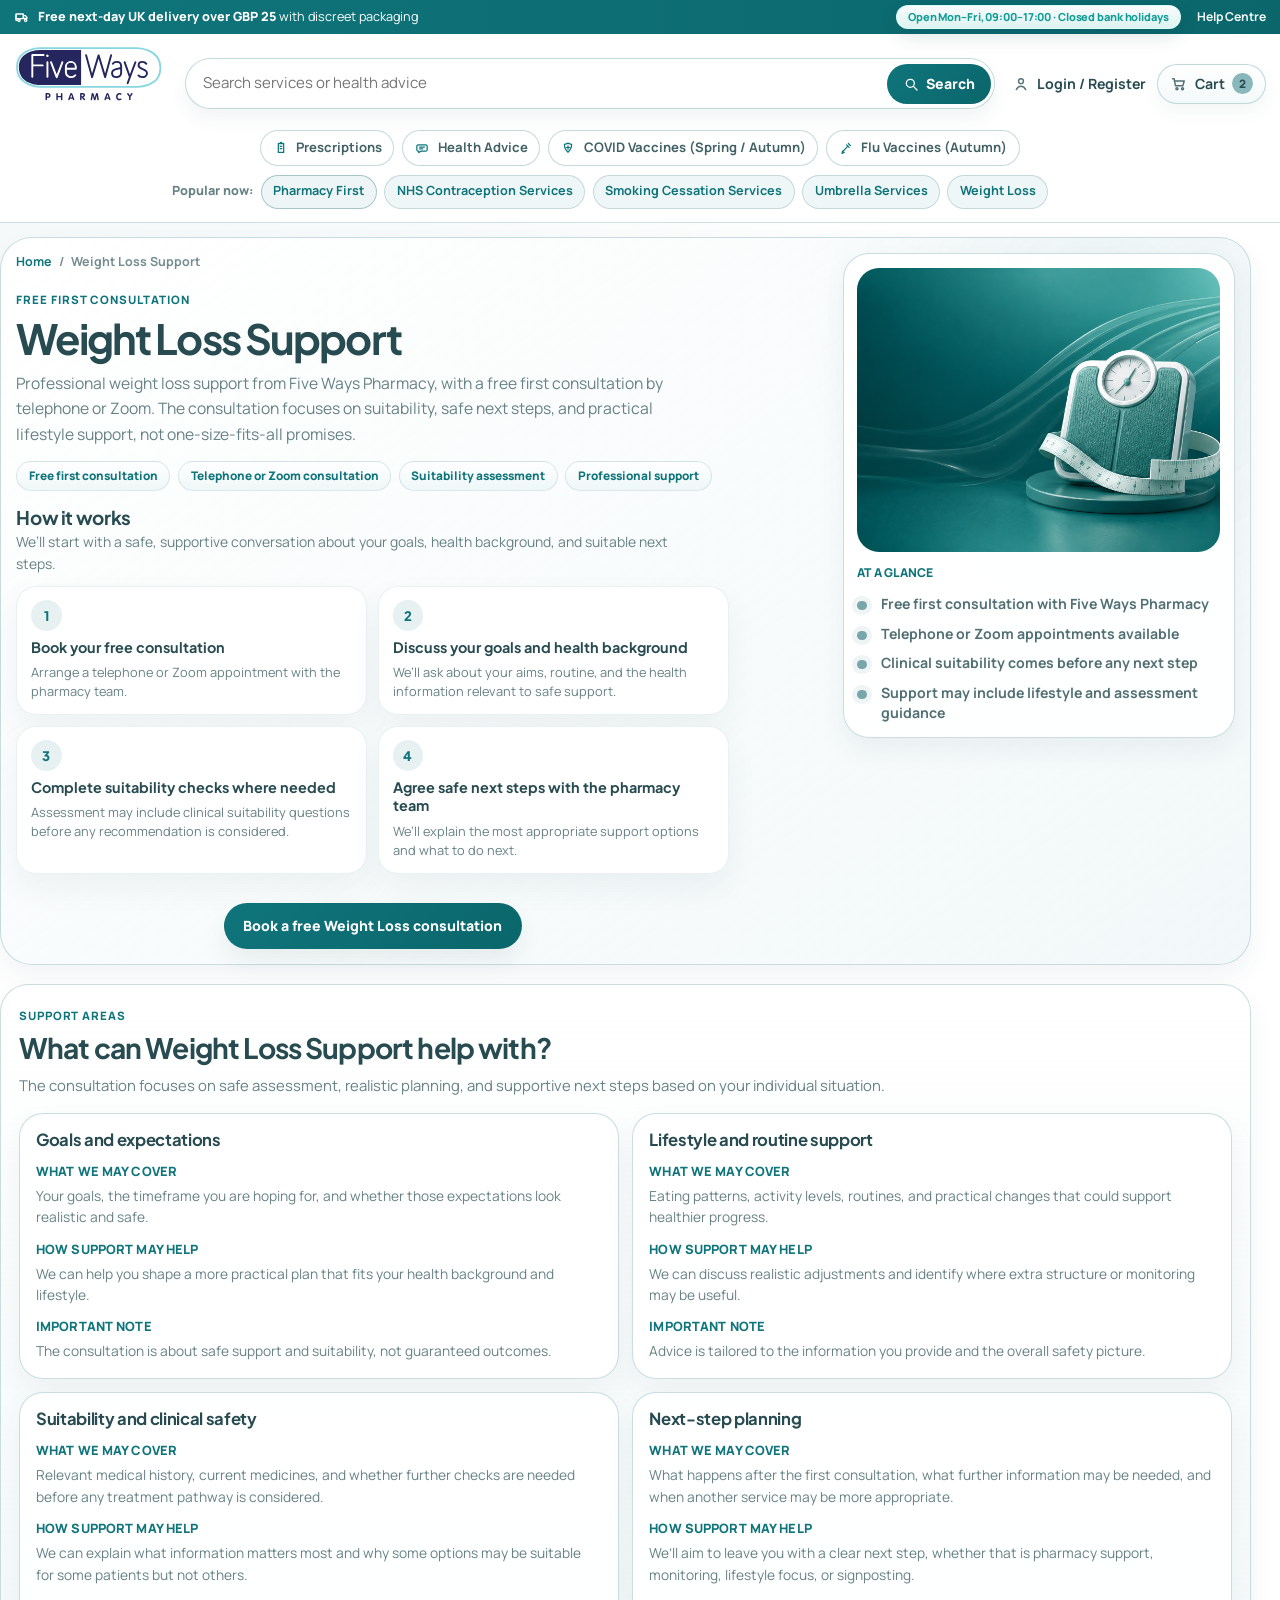
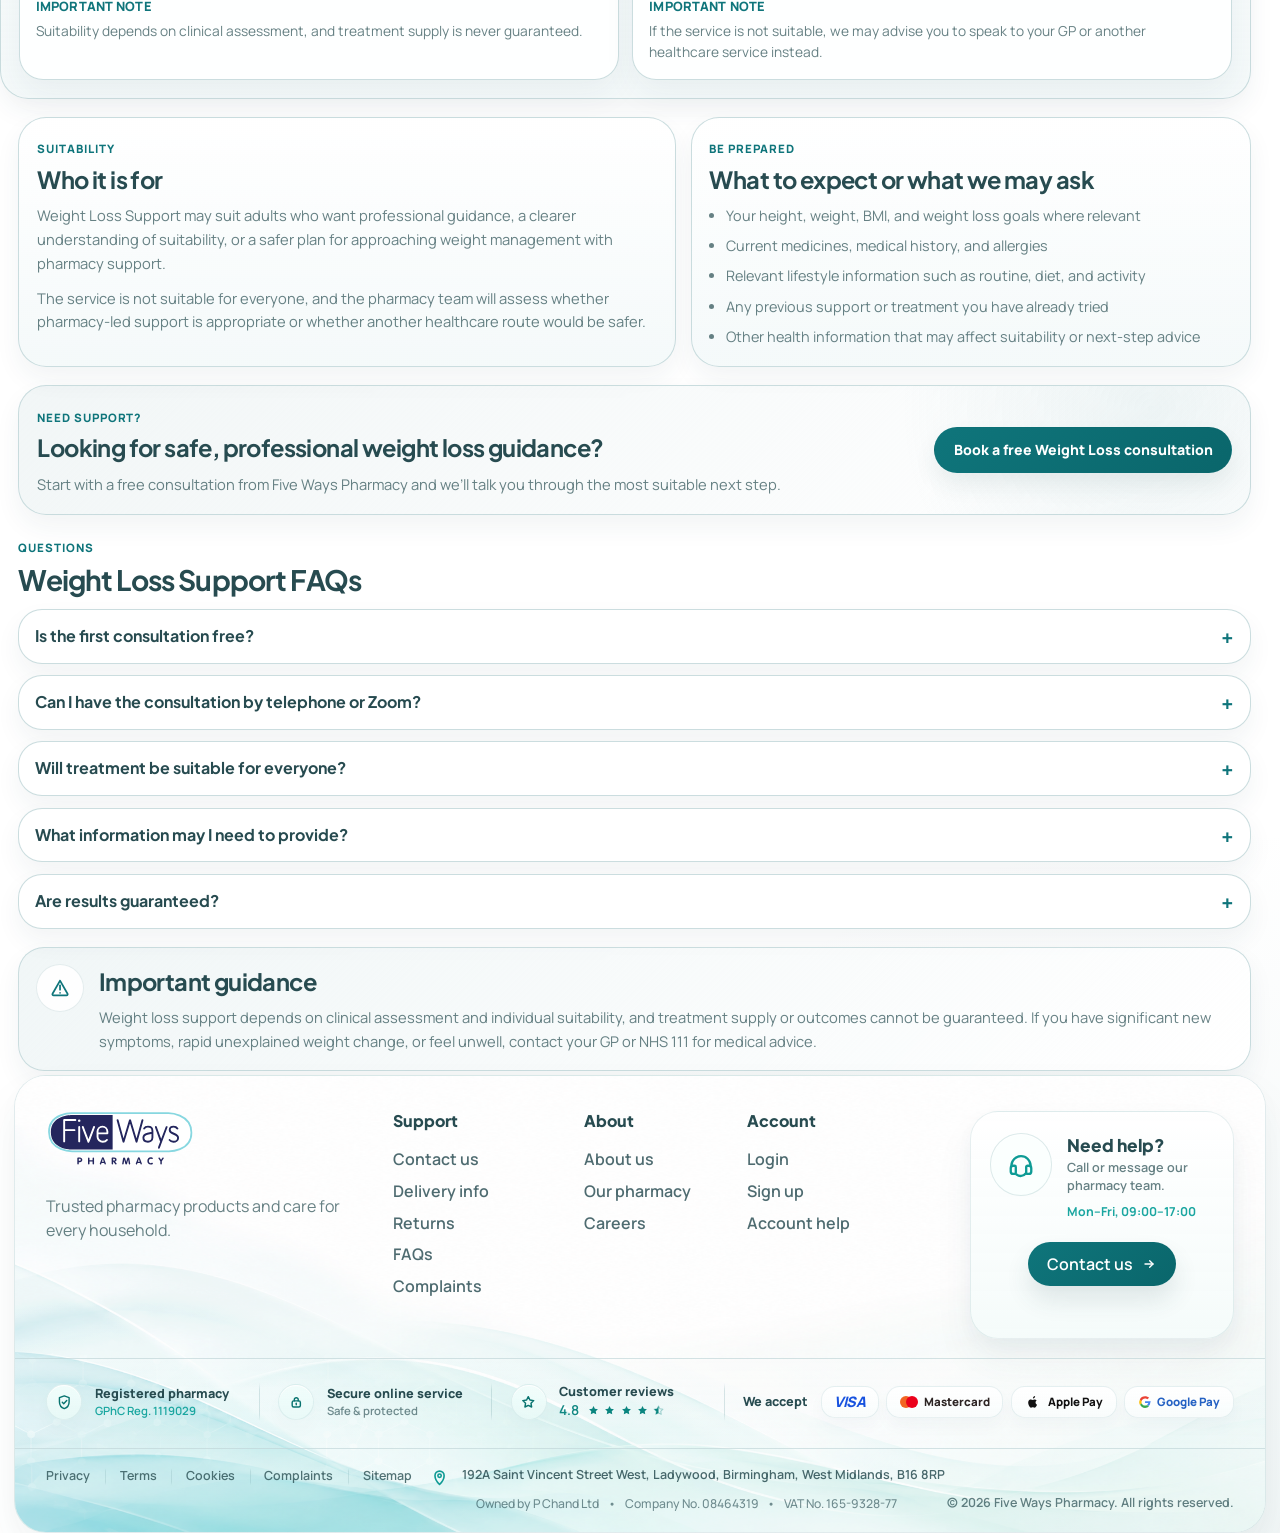
<file: weight-loss-support/index.html>
﻿<!DOCTYPE html>
<html lang="en">
<head>
  <meta charset="UTF-8" />
  <meta name="viewport" content="width=device-width, initial-scale=1.0" />
  <title>Weight Loss Support | Five Ways Pharmacy</title>
  <meta
    name="description"
    content="Book a free first Weight Loss consultation with Five Ways Pharmacy for telephone or Zoom suitability assessment, professional support, and safe next-step guidance."
  />
  <link rel="preconnect" href="https://fonts.googleapis.com" />
  <link rel="preconnect" href="https://fonts.gstatic.com" crossorigin />
  <link
    href="https://fonts.googleapis.com/css2?family=Manrope:wght@400;500;600;700;800&family=Plus+Jakarta+Sans:wght@500;600;700;800&display=swap"
    rel="stylesheet"
  />
  <link rel="stylesheet" href="../styles.css" />
</head>
<body>
  <header class="site-header">
    <div class="top-strip">
      <div class="top-strip-inner container">
        <p class="top-strip-message">
          <svg viewBox="0 0 24 24" aria-hidden="true">
            <path d="M3 7.5h11v7H3z" />
            <path d="M14 10h3.2l2.3 2.6V14H14z" />
            <circle cx="7.5" cy="17" r="1.75" />
            <circle cx="17.5" cy="17" r="1.75" />
            <path d="M5.75 17H3V9.25" />
          </svg>
          <span><strong>Free next-day UK delivery over GBP 25</strong> with discreet packaging</span>
        </p>
        <div class="top-strip-links">
          <span class="top-strip-hours" aria-label="Opening hours">
            Open Mon&ndash;Fri, 09:00&ndash;17:00 &middot; Closed bank holidays
          </span>
          <a href="#" aria-label="Customer support">Help Centre</a>
        </div>
      </div>
    </div>

    <div class="header-shell container">
      <div class="header-main">
        <button
          class="mobile-menu-toggle"
          type="button"
          aria-label="Open menu"
          aria-expanded="false"
          aria-controls="mobile-menu-drawer"
          aria-haspopup="dialog"
        >
          <svg viewBox="0 0 24 24" aria-hidden="true">
            <path d="M4.5 7.25h15" />
            <path d="M4.5 12h15" />
            <path d="M4.5 16.75h15" />
          </svg>
        </button>

        <a class="brand" href="../index.html" aria-label="Five Ways Pharmacy home">
          <img
            class="brand-logo"
            src="../assets/brand/fiveways-logo-new.svg"
            alt="Five Ways Pharmacy"
            width="454"
            height="227"
          />
        </a>

        <form class="search-bar" role="search" aria-label="Site search">
          <label class="sr-only" for="site-search">Search services or health advice</label>
          <input
            id="site-search"
            type="search"
            placeholder="Search services or health advice"
            aria-label="Search services or health advice"
          />
          <button type="submit">
            <svg viewBox="0 0 24 24" aria-hidden="true">
              <circle cx="11" cy="11" r="6" />
              <path d="M16 16l5 5" />
            </svg>
            <span>Search</span>
          </button>
        </form>

        <nav class="header-actions" aria-label="User actions">
          <div class="header-account">
            <a class="header-action header-account__link" href="../account.html" aria-label="Login or register">
              <svg viewBox="0 0 24 24" aria-hidden="true">
                <circle cx="12" cy="8.25" r="3.25" />
                <path d="M5.75 19.5c1.35-3.05 4.05-4.6 6.25-4.6s4.9 1.55 6.25 4.6" />
              </svg>
              <span class="header-account__label">Login / Register</span>
            </a>

            <a class="header-action header-account__mobile-link" href="../account.html" aria-label="Login / Register">
              <svg viewBox="0 0 24 24" aria-hidden="true">
                <circle cx="12" cy="8.25" r="3.25" />
                <path d="M5.75 19.5c1.35-3.05 4.05-4.6 6.25-4.6s4.9 1.55 6.25 4.6" />
              </svg>
              <span class="sr-only">Login or register</span>
            </a>
          </div>

          <a href="#" class="cart-pill" aria-label="Shopping cart with 2 items">
            <svg viewBox="0 0 24 24" aria-hidden="true">
              <path d="M3.5 5h2l1.7 9.25h9.9L19 8H6.2" />
              <circle cx="9.25" cy="18.25" r="1.35" />
              <circle cx="16.7" cy="18.25" r="1.35" />
            </svg>
            <span class="cart-pill-label">Cart</span>
            <span class="cart-pill-count">2</span>
          </a>
        </nav>
      </div>

      <div class="header-browse">
        <nav class="category-nav" aria-label="Main categories">
          <div class="category-pill-dropdown category-pill-dropdown--desktop-hide">
            <a href="../pharmacy-services.html" aria-haspopup="true">
              <svg viewBox="0 0 24 24" aria-hidden="true">
                <path d="M8 5.5h8v13H8z" />
                <path d="M10 3.75h4" />
                <path d="M10 9.5h4" />
                <path d="M10 13h4" />
              </svg>
              <span>Pharmacy Services</span>
            </a>

            <div class="category-pill-dropdown-menu" aria-label="Pharmacy Services menu">
              <div class="category-pill-dropdown-section">
                <p>
                  <svg viewBox="0 0 24 24" aria-hidden="true">
                    <path d="M12 19.25c-4.1-2.4-6.75-4.85-6.75-8.2a3.8 3.8 0 0 1 3.95-3.8c1.25 0 2.2.5 2.8 1.35.6-.85 1.55-1.35 2.8-1.35a3.8 3.8 0 0 1 3.95 3.8c0 3.35-2.65 5.8-6.75 8.2Z" />
                    <path d="M12 9.6v4.1" />
                    <path d="M9.95 11.65h4.1" />
                  </svg>
                  <span>Free NHS services</span>
                </p>
                <a href="../pharmacy-first/" class="category-pill-dropdown-link">
                  <span>NHS Pharmacy First</span>
                  <span class="category-pill-free-badge">FREE</span>
                </a>
                <a href="../stop-smoking-clinic/" class="category-pill-dropdown-link">
                  <span>Stop Smoking Clinic</span>
                  <span class="category-pill-free-badge">FREE</span>
                </a>
                <a href="#" class="category-pill-dropdown-link">
                  <span>Blood Pressure Check</span>
                  <span class="category-pill-free-badge">FREE</span>
                </a>
              </div>

              <div class="category-pill-dropdown-section">
                <p>
                  <svg viewBox="0 0 24 24" aria-hidden="true">
                    <path d="M4.75 13.5h8.2l5.3-6.25c.45-.55 1.35-.55 1.8 0 .4.5.35 1.2-.1 1.65l-4.2 4.6h3.5c.8 0 1.45.65 1.45 1.45s-.65 1.45-1.45 1.45h-3.5l4.2 4.6c.45.45.5 1.15.1 1.65-.45.55-1.35.55-1.8 0l-5.3-6.25h-8.2" />
                    <path d="M7.25 10.4l-2.5 2.1 2.5 2.1" />
                  </svg>
                  <span>Travel &amp; prevention</span>
                </p>
                <a href="#" class="category-pill-dropdown-link">Travel Vaccines</a>
                <a href="../flu-vaccines/" class="category-pill-dropdown-link">Flu Vaccine</a>
                <a href="#" class="category-pill-dropdown-link">Travel Health Advice</a>
              </div>

              <div class="category-pill-dropdown-section">
                <p>
                  <svg viewBox="0 0 24 24" aria-hidden="true">
                    <path d="M8 5.5h8v13H8z" />
                    <path d="M10 3.75h4" />
                    <path d="M10 9.5h4" />
                    <path d="M10 13h4" />
                  </svg>
                  <span>Prescriptions &amp; care</span>
                </p>
                <a href="../repeat-prescriptions/" class="category-pill-dropdown-link">Repeat Prescriptions</a>
                <a href="#" class="category-pill-dropdown-link">Private Consultations</a>
                <a href="#" class="category-pill-dropdown-link">Medicine Advice</a>
              </div>

              <div class="category-pill-dropdown-actions">
                <a href="#" class="category-pill-dropdown-link">
                  <svg viewBox="0 0 24 24" aria-hidden="true">
                    <rect x="4.75" y="4.75" width="5.5" height="5.5" rx="1.1" />
                    <rect x="13.75" y="4.75" width="5.5" height="5.5" rx="1.1" />
                    <rect x="4.75" y="13.75" width="5.5" height="5.5" rx="1.1" />
                    <rect x="13.75" y="13.75" width="5.5" height="5.5" rx="1.1" />
                  </svg>
                  <span>View all services</span>
                  <svg viewBox="0 0 24 24" aria-hidden="true">
                    <path d="M6 12h12" />
                    <path d="M13 7l5 5-5 5" />
                  </svg>
                </a>
                <a href="#" class="category-pill-dropdown-link">
                  <svg viewBox="0 0 24 24" aria-hidden="true">
                    <path d="M12 4.5 13.45 9l4.55 1.45-4.55 1.45L12 16.5l-1.45-4.6L6 10.45 10.55 9 12 4.5Z" />
                    <path d="M18.5 4.75 19 6.25l1.5.5-1.5.5-.5 1.5-.5-1.5-1.5-.5 1.5-.5.5-1.5Z" />
                  </svg>
                  <span>Five Ways Pharmacy AI Assistant</span>
                </a>
              </div>
            </div>
          </div>
          <div class="category-pill-dropdown category-pill-dropdown--compact category-pill-dropdown--prescriptions">
            <button type="button" aria-haspopup="true" aria-expanded="false">
              <svg viewBox="0 0 24 24" aria-hidden="true">
                <path d="M8 5.5h8v13H8z" />
                <path d="M10 3.75h4" />
                <path d="M10 9.5h4" />
                <path d="M10 13h4" />
              </svg>
              <span>Prescriptions</span>
            </button>

            <div class="category-pill-dropdown-menu category-pill-dropdown-menu--compact" aria-label="Prescriptions menu">
              <a href="../emergency-prescriptions/" class="category-pill-dropdown-link">Emergency supply</a>
              <a href="../repeat-prescriptions/" class="category-pill-dropdown-link">Repeat prescriptions</a>
            </div>
          </div>
          <a href="../health-advice/">
            <svg viewBox="0 0 24 24" aria-hidden="true">
              <path d="M6.5 7.25h11a2.25 2.25 0 0 1 2.25 2.25v5a2.25 2.25 0 0 1-2.25 2.25H11l-4 2v-2H6.5A2.25 2.25 0 0 1 4.25 14.5v-5A2.25 2.25 0 0 1 6.5 7.25Z" />
              <path d="M8.5 10.75h7" />
              <path d="M8.5 13.25h4.5" />
            </svg>
            <span>Health Advice</span>
          </a>
          <a href="../index.html#shop-by-category" class="service-led-hidden" hidden>
            <svg viewBox="0 0 24 24" aria-hidden="true">
              <path d="M3.5 5h2l1.7 9.25h9.9L19 8H6.2" />
              <circle cx="9.25" cy="18.25" r="1.35" />
              <circle cx="16.7" cy="18.25" r="1.35" />
            </svg>
            <span>Over-the-counter Purchases</span>
          </a>
          <a href="../covid-vaccines/">
            <svg viewBox="0 0 24 24" aria-hidden="true">
              <path d="M12 4.75c1.95 1 3.95 1.45 5.45 1.7 0 6.2-3.45 10.05-5.45 11.8-2-1.75-5.45-5.6-5.45-11.8 1.5-.25 3.5-.7 5.45-1.7Z" />
              <path d="M12 8.75v5" />
              <path d="M9.5 11.25h5" />
            </svg>
            <span>COVID Vaccines (Spring / Autumn)</span>
          </a>
          <a href="../flu-vaccines/">
            <svg viewBox="0 0 24 24" aria-hidden="true">
              <path d="M15.5 5.25 18.75 8.5" />
              <path d="M8.4 15.85 15 9.25" />
              <path d="M6.4 17.85 8.4 15.85" />
              <path d="M12.9 7.35 16.65 11.1" />
              <path d="M9.55 18.45 5.9 20.1l1.65-3.65" />
            </svg>
            <span>Flu Vaccines (Autumn)</span>
          </a>
          <a href="#" class="category-pill-popular">
            <svg viewBox="0 0 24 24" aria-hidden="true">
              <path d="M12 4.75 13.35 9l4.25 1.35-4.25 1.35L12 15.95 10.65 11.7 6.4 10.35 10.65 9 12 4.75Z" />
              <path d="M18.4 5.35 18.8 6.6l1.25.4-1.25.4-.4 1.25-.4-1.25-1.25-.4 1.25-.4.4-1.25Z" />
            </svg>
            <span>Popular now</span>
          </a>
        </nav>

        <div class="quick-nav" aria-label="Popular shortcuts">
          <p>Popular now:</p>
          <a href="../pharmacy-first/" class="quick-pill quick-pill--featured">Pharmacy First</a>
          <a href="../nhs-contraception-services/" class="quick-pill">NHS Contraception Services</a>
          <a href="../stop-smoking-clinic/" class="quick-pill">Smoking Cessation Services</a>
          <a href="../umbrella-services/" class="quick-pill">Umbrella Services</a>
          <a href="../weight-loss-support/" class="quick-pill">Weight Loss</a>
        </div>
      </div>
    </div>
  </header>

  <div class="mobile-menu-shell" aria-hidden="true">
    <button class="mobile-menu-overlay" type="button" aria-label="Close menu"></button>
    <aside
      class="mobile-menu-drawer"
      id="mobile-menu-drawer"
      role="dialog"
      aria-modal="true"
      aria-hidden="true"
      aria-labelledby="mobile-menu-title"
    >
      <div class="mobile-menu-drawer-inner">
        <div class="mobile-menu-header">
          <div class="mobile-menu-header-copy">
            <img
              class="mobile-menu-logo"
              src="../assets/brand/fiveways-logo-new.svg"
              alt="Five Ways Pharmacy"
              width="454"
              height="227"
            />
          </div>
          <button class="mobile-menu-close" type="button" aria-label="Close menu">
            <svg viewBox="0 0 24 24" aria-hidden="true">
              <path d="M6.5 6.5 17.5 17.5" />
              <path d="M17.5 6.5 6.5 17.5" />
            </svg>
          </button>
        </div>

        <div class="mobile-menu-body">
          <section class="mobile-menu-section" aria-labelledby="mobile-menu-services">
            <h2 class="mobile-menu-section-title" id="mobile-menu-services">Services</h2>
            <div class="mobile-menu-links">
              <a href="../pharmacy-first/" class="mobile-menu-link">Pharmacy First</a>
              <a href="../stop-smoking-clinic/" class="mobile-menu-link">Smoking Cessation Services</a>
              <a href="../umbrella-services/" class="mobile-menu-link">Umbrella Services</a>
              <a href="../weight-loss-support/" class="mobile-menu-link">Weight Loss</a>
              <a href="../nhs-contraception-services/" class="mobile-menu-link">NHS Contraception Services</a>
              <details class="mobile-menu-group">
                <summary class="mobile-menu-link mobile-menu-link--toggle">Prescriptions</summary>
                <div class="mobile-menu-submenu">
                  <a href="../emergency-prescriptions/" class="mobile-menu-link">Emergency supply</a>
                  <a href="../repeat-prescriptions/" class="mobile-menu-link">Repeat prescriptions</a>
                </div>
              </details>
              <a href="../health-advice/" class="mobile-menu-link">Health Advice</a>
              <a href="../index.html#shop-by-category" class="mobile-menu-link service-led-hidden" hidden>Over-the-counter Purchases</a>
              <a href="../covid-vaccines/" class="mobile-menu-link">COVID Vaccines (Spring / Autumn)</a>
              <a href="../flu-vaccines/" class="mobile-menu-link">Flu Vaccines (Autumn)</a>
            </div>
          </section>

          <section class="mobile-menu-section" aria-labelledby="mobile-menu-account">
            <h2 class="mobile-menu-section-title" id="mobile-menu-account">Account</h2>
            <div class="mobile-menu-links">
              <a href="../login.html" class="mobile-menu-link">Login</a>
              <a href="../register.html" class="mobile-menu-link">Register</a>
              <a href="#" class="mobile-menu-link">Account help</a>
            </div>
          </section>

          <section class="mobile-menu-section" aria-labelledby="mobile-menu-support">
            <h2 class="mobile-menu-section-title" id="mobile-menu-support">Support</h2>
            <div class="mobile-menu-links">
              <a href="#" class="mobile-menu-link">Delivery info</a>
              <a href="#" class="mobile-menu-link">Returns</a>
              <a href="#" class="mobile-menu-link">FAQs</a>
              <a href="#" class="mobile-menu-link">Complaints</a>
            </div>
          </section>

          <aside class="mobile-menu-help-card" aria-label="Need help">
            <p class="mobile-menu-help-kicker">Need help?</p>
            <h3>Call or message our pharmacy team.</h3>
            <a href="#footer-help-card" class="mobile-menu-help-link">
              <span>Contact us</span>
              <span aria-hidden="true">&rarr;</span>
            </a>
          </aside>
          <button class="mobile-menu-close-button" type="button" aria-label="Close menu">
            Close menu
          </button>
        </div>
      </div>
    </aside>
  </div>

  <div class="compact-header" aria-label="Compact sticky site tools">
    <div class="compact-header-inner container">
      <a class="compact-brand" href="../index.html" aria-label="Five Ways Pharmacy home">
        <img
          class="compact-brand-logo"
          src="../assets/brand/fiveways-logo-new.svg"
          alt="Five Ways Pharmacy"
          width="454"
          height="227"
        />
      </a>
      <form class="compact-search" role="search" aria-label="Compact site search">
        <label class="sr-only" for="compact-site-search">Search services or health advice</label>
        <input
          id="compact-site-search"
          type="search"
          placeholder="Search services or health advice"
          aria-label="Search services or health advice"
        />
        <button type="submit">
          <svg viewBox="0 0 24 24" aria-hidden="true">
            <circle cx="11" cy="11" r="6" />
            <path d="M16 16l5 5" />
          </svg>
          <span>Search</span>
        </button>
      </form>
      <a href="../account.html" class="compact-account" aria-label="Login / Register">
        <svg viewBox="0 0 24 24" aria-hidden="true">
          <circle cx="12" cy="8.25" r="3.25" />
          <path d="M5.75 19.5c1.35-3.05 4.05-4.6 6.25-4.6s4.9 1.55 6.25 4.6" />
        </svg>
        <span class="compact-account-label">Login / Register</span>
      </a>
      <a href="#" class="compact-cart" aria-label="Shopping cart with 2 items">
        <svg viewBox="0 0 24 24" aria-hidden="true">
          <path d="M3.5 5h2l1.7 9.25h9.9L19 8H6.2" />
          <circle cx="9.25" cy="18.25" r="1.35" />
          <circle cx="16.7" cy="18.25" r="1.35" />
        </svg>
        <span class="compact-cart-label">Cart</span>
        <span class="compact-cart-count">2</span>
      </a>
    </div>
  </div>
  <div class="compact-header-sentinel" aria-hidden="true"></div>

  <main class="service-detail-page service-detail-page--weight-loss-support">
  <section class="service-detail-hero container">
    <div class="service-detail-hero-shell">
      <div class="service-detail-hero-copy">
        <nav class="service-detail-breadcrumb" aria-label="Breadcrumb">
          <a href="../index.html">Home</a>
          <span aria-hidden="true">/</span>
          <span aria-current="page">Weight Loss Support</span>
        </nav>
        <span class="section-kicker">Free first consultation</span>
        <h1>Weight Loss Support</h1>
        <p>
          Professional weight loss support from Five Ways Pharmacy, with a free first consultation by telephone or Zoom.
          The consultation focuses on suitability, safe next steps, and practical lifestyle support, not one-size-fits-all promises.
        </p>
        <div class="service-detail-pill-row" aria-label="Service highlights">
          <span>Free first consultation</span>
          <span>Telephone or Zoom consultation</span>
          <span>Suitability assessment</span>
          <span>Professional support</span>
        </div>
        <div class="service-detail-hero-process" aria-labelledby="weight-loss-how-it-works">
          <div class="service-detail-hero-process__intro">
            <h2 id="weight-loss-how-it-works">How it works</h2>
            <p>We&rsquo;ll start with a safe, supportive conversation about your goals, health background, and suitable next steps.</p>
          </div>
          <div class="service-detail-hero-steps">
            <article class="service-detail-step-card service-detail-step-card--hero">
              <span class="service-detail-step-number">1</span>
              <h3>Book your free consultation</h3>
              <p>Arrange a telephone or Zoom appointment with the pharmacy team.</p>
            </article>
            <article class="service-detail-step-card service-detail-step-card--hero">
              <span class="service-detail-step-number">2</span>
              <h3>Discuss your goals and health background</h3>
              <p>We&rsquo;ll ask about your aims, routine, and the health information relevant to safe support.</p>
            </article>
            <article class="service-detail-step-card service-detail-step-card--hero">
              <span class="service-detail-step-number">3</span>
              <h3>Complete suitability checks where needed</h3>
              <p>Assessment may include clinical suitability questions before any recommendation is considered.</p>
            </article>
            <article class="service-detail-step-card service-detail-step-card--hero">
              <span class="service-detail-step-number">4</span>
              <h3>Agree safe next steps with the pharmacy team</h3>
              <p>We&rsquo;ll explain the most appropriate support options and what to do next.</p>
            </article>
          </div>
          <div class="service-detail-action-row service-detail-action-row--hero-process">
            <a href="#footer-help-card" class="service-detail-button service-detail-button--primary">Book a free Weight Loss consultation</a>
          </div>
        </div>
      </div>

      <aside class="service-detail-hero-card" aria-label="Weight Loss Support overview">
        <div class="service-detail-hero-card__media">
          <img
            src="../assets/images/pharmacy-services-made-simple/service-weight-management.png"
            alt="Weight Loss Support illustration"
            loading="eager"
            decoding="async"
          />
        </div>
        <div class="service-detail-hero-card__body">
          <p class="service-detail-hero-card__eyebrow">At a glance</p>
          <ul class="service-detail-checklist">
            <li>Free first consultation with Five Ways Pharmacy</li>
            <li>Telephone or Zoom appointments available</li>
            <li>Clinical suitability comes before any next step</li>
            <li>Support may include lifestyle and assessment guidance</li>
          </ul>
        </div>
      </aside>
    </div>
  </section>

  <section class="service-detail-section container">
    <div class="service-detail-panel">
      <div class="service-detail-section-head service-detail-section-head--compact">
        <span class="section-kicker">Support areas</span>
        <h2>What can Weight Loss Support help with?</h2>
        <p>
          The consultation focuses on safe assessment, realistic planning, and supportive next steps based on your individual situation.
        </p>
      </div>
      <div class="service-detail-guidance-grid">
        <article class="service-detail-guidance-card">
          <h3>Goals and expectations</h3>
          <div class="service-detail-guidance-item">
            <h4>What we may cover</h4>
            <p>Your goals, the timeframe you are hoping for, and whether those expectations look realistic and safe.</p>
          </div>
          <div class="service-detail-guidance-item">
            <h4>How support may help</h4>
            <p>We can help you shape a more practical plan that fits your health background and lifestyle.</p>
          </div>
          <div class="service-detail-guidance-item">
            <h4>Important note</h4>
            <p>The consultation is about safe support and suitability, not guaranteed outcomes.</p>
          </div>
        </article>

        <article class="service-detail-guidance-card">
          <h3>Lifestyle and routine support</h3>
          <div class="service-detail-guidance-item">
            <h4>What we may cover</h4>
            <p>Eating patterns, activity levels, routines, and practical changes that could support healthier progress.</p>
          </div>
          <div class="service-detail-guidance-item">
            <h4>How support may help</h4>
            <p>We can discuss realistic adjustments and identify where extra structure or monitoring may be useful.</p>
          </div>
          <div class="service-detail-guidance-item">
            <h4>Important note</h4>
            <p>Advice is tailored to the information you provide and the overall safety picture.</p>
          </div>
        </article>

        <article class="service-detail-guidance-card">
          <h3>Suitability and clinical safety</h3>
          <div class="service-detail-guidance-item">
            <h4>What we may cover</h4>
            <p>Relevant medical history, current medicines, and whether further checks are needed before any treatment pathway is considered.</p>
          </div>
          <div class="service-detail-guidance-item">
            <h4>How support may help</h4>
            <p>We can explain what information matters most and why some options may be suitable for some patients but not others.</p>
          </div>
          <div class="service-detail-guidance-item">
            <h4>Important note</h4>
            <p>Suitability depends on clinical assessment, and treatment supply is never guaranteed.</p>
          </div>
        </article>

        <article class="service-detail-guidance-card">
          <h3>Next-step planning</h3>
          <div class="service-detail-guidance-item">
            <h4>What we may cover</h4>
            <p>What happens after the first consultation, what further information may be needed, and when another service may be more appropriate.</p>
          </div>
          <div class="service-detail-guidance-item">
            <h4>How support may help</h4>
            <p>We&rsquo;ll aim to leave you with a clear next step, whether that is pharmacy support, monitoring, lifestyle focus, or signposting.</p>
          </div>
          <div class="service-detail-guidance-item">
            <h4>Important note</h4>
            <p>If the service is not suitable, we may advise you to speak to your GP or another healthcare service instead.</p>
          </div>
        </article>
      </div>
    </div>
  </section>

  <section class="service-detail-section container">
    <div class="service-detail-info-grid">
      <article class="service-detail-info-card">
        <span class="section-kicker">Suitability</span>
        <h2>Who it is for</h2>
        <p>
          Weight Loss Support may suit adults who want professional guidance, a clearer understanding of suitability, or
          a safer plan for approaching weight management with pharmacy support.
        </p>
        <p>
          The service is not suitable for everyone, and the pharmacy team will assess whether pharmacy-led support is appropriate
          or whether another healthcare route would be safer.
        </p>
      </article>

      <article class="service-detail-info-card">
        <span class="section-kicker">Be prepared</span>
        <h2>What to expect or what we may ask</h2>
        <ul class="service-detail-bullet-list">
          <li>Your height, weight, BMI, and weight loss goals where relevant</li>
          <li>Current medicines, medical history, and allergies</li>
          <li>Relevant lifestyle information such as routine, diet, and activity</li>
          <li>Any previous support or treatment you have already tried</li>
          <li>Other health information that may affect suitability or next-step advice</li>
        </ul>
      </article>
    </div>
  </section>

  <section class="service-detail-section container" id="weight-loss-start">
    <div class="service-detail-cta-panel">
      <div class="service-detail-cta-copy">
        <span class="section-kicker">Need support?</span>
        <h2>Looking for safe, professional weight loss guidance?</h2>
        <p>Start with a free consultation from Five Ways Pharmacy and we&rsquo;ll talk you through the most suitable next step.</p>
      </div>
      <div class="service-detail-action-row service-detail-action-row--cta">
        <a href="#footer-help-card" class="service-detail-button service-detail-button--primary">Book a free Weight Loss consultation</a>
      </div>
    </div>
  </section>

  <section class="service-detail-section container">
    <div class="service-detail-section-head">
      <span class="section-kicker">Questions</span>
      <h2>Weight Loss Support FAQs</h2>
    </div>
    <div class="service-detail-faq-list">
      <details class="service-detail-faq-item">
        <summary>Is the first consultation free?</summary>
        <p>
          Yes. The first consultation is free and is designed to help you understand suitability, safe support options, and
          what the next step may look like.
        </p>
      </details>
      <details class="service-detail-faq-item">
        <summary>Can I have the consultation by telephone or Zoom?</summary>
        <p>
          Yes, telephone or Zoom appointments may be available. We can confirm the consultation format when you contact the pharmacy.
        </p>
      </details>
      <details class="service-detail-faq-item">
        <summary>Will treatment be suitable for everyone?</summary>
        <p>
          No. Suitability depends on clinical assessment, your medical history, current medicines, and other relevant health information.
        </p>
      </details>
      <details class="service-detail-faq-item">
        <summary>What information may I need to provide?</summary>
        <p>
          We may ask about your height, weight, BMI, health background, current medicines, lifestyle, and weight loss goals so we can assess the safest next step.
        </p>
      </details>
      <details class="service-detail-faq-item">
        <summary>Are results guaranteed?</summary>
        <p>
          No. Results are never guaranteed, and any support plan should be based on safe, realistic expectations rather than promises.
        </p>
      </details>
    </div>
  </section>

  <section class="service-detail-section container">
    <div class="service-detail-alert">
      <span class="service-detail-alert__icon" aria-hidden="true">
        <svg viewBox="0 0 24 24">
          <path d="M12 3.9 3.85 18.2A1.2 1.2 0 0 0 4.9 20h14.2a1.2 1.2 0 0 0 1.05-1.8Z" />
          <path d="M12 9v4.75" />
          <circle cx="12" cy="17.3" r="0.9" fill="currentColor" stroke="none" />
        </svg>
      </span>
      <div class="service-detail-alert__copy">
        <h2>Important guidance</h2>
        <p>
          Weight loss support depends on clinical assessment and individual suitability, and treatment supply or outcomes cannot be guaranteed.
          If you have significant new symptoms, rapid unexplained weight change, or feel unwell, contact your GP or NHS 111 for medical advice.
        </p>
      </div>
    </div>
  </section>
</main>

  <footer class="site-footer">
    <div class="container">
      <div class="footer-shell">
        <div class="footer-top">
          <div class="footer-brand-block">
            <a class="brand footer-brand" href="../index.html" aria-label="Five Ways Pharmacy home">
              <img
                class="brand-logo"
                src="../assets/brand/fiveways-logo-new.svg"
                alt="Five Ways Pharmacy"
                width="454"
                height="227"
              />
            </a>
            <p>Trusted pharmacy products and care for every household.</p>
          </div>
          <div class="footer-nav-shell">
            <div class="footer-nav">
              <details class="footer-nav-column footer-nav-column--shop footer-nav-accordion service-led-hidden" open hidden>
                <summary class="footer-nav-toggle">
                  <span>Shop</span>
                  <svg viewBox="0 0 24 24" aria-hidden="true">
                    <path d="M7 10.5 12 15l5-4.5" />
                  </svg>
                </summary>
                <div class="footer-nav-links">
                  <a href="#">All products</a>
                  <a href="#">Best sellers</a>
                  <a href="#">Offers</a>
                  <a href="#">Pharmacy services</a>
                  <a href="#">Prescriptions</a>
                </div>
              </details>
              <details class="footer-nav-column footer-nav-accordion" open>
                <summary class="footer-nav-toggle">
                  <span>Support</span>
                  <svg viewBox="0 0 24 24" aria-hidden="true">
                    <path d="M7 10.5 12 15l5-4.5" />
                  </svg>
                </summary>
                <div class="footer-nav-links">
                  <a href="#">Contact us</a>
                  <a href="#">Delivery info</a>
                  <a href="#">Returns</a>
                  <a href="#">FAQs</a>
                  <a href="#">Complaints</a>
                </div>
              </details>
              <details class="footer-nav-column footer-nav-accordion" open>
                <summary class="footer-nav-toggle">
                  <span>About</span>
                  <svg viewBox="0 0 24 24" aria-hidden="true">
                    <path d="M7 10.5 12 15l5-4.5" />
                  </svg>
                </summary>
                <div class="footer-nav-links">
                  <a href="#">About us</a>
                  <a href="#">Our pharmacy</a>
                  <a href="#" class="footer-link--desktop-hide">Blog</a>
                  <a href="#">Careers</a>
                </div>
              </details>
              <details class="footer-nav-column footer-nav-accordion" open>
                <summary class="footer-nav-toggle">
                  <span>Account</span>
                  <svg viewBox="0 0 24 24" aria-hidden="true">
                    <path d="M7 10.5 12 15l5-4.5" />
                  </svg>
                </summary>
                <div class="footer-nav-links">
                  <a href="#">Login</a>
                  <a href="#">Sign up</a>
                  <a href="#">Account help</a>
                </div>
              </details>
            </div>
          </div>
          <aside class="footer-help-card" id="footer-help-card">
            <div class="footer-help-head">
              <span class="footer-help-icon" aria-hidden="true">
                <svg viewBox="0 0 24 24">
                  <path d="M4.8 12.6a7.2 7.2 0 0 1 14.4 0" />
                  <path d="M6.3 12.55h-.1a1.9 1.9 0 0 0-1.9 1.9v2.35a1.9 1.9 0 0 0 1.9 1.9h.95a.95.95 0 0 0 .95-.95v-4.24a.95.95 0 0 0-.95-.95Z" />
                  <path d="M17.7 12.55h.1a1.9 1.9 0 0 1 1.9 1.9v2.35a1.9 1.9 0 0 1-1.9 1.9h-.95a.95.95 0 0 1-.95-.95v-4.24a.95.95 0 0 1 .95-.95Z" />
                  <path d="M8.55 19.05a4.7 4.7 0 0 0 6.9-.7" />
                </svg>
              </span>
              <div class="footer-help-copy">
                <h4>Need help?</h4>
                <p class="footer-help-support">Call or message our pharmacy team.</p>
                <p class="footer-help-hours">Mon&ndash;Fri, 09:00&ndash;17:00</p>
              </div>
            </div>
            <a class="footer-help-cta" href="#footer-help-card">
              <span>Contact us</span>
              <svg viewBox="0 0 24 24" aria-hidden="true">
                <path d="M6 12h12" />
                <path d="M13 7l5 5-5 5" />
              </svg>
            </a>
          </aside>
        </div>
        <div class="footer-middle-strip">
          <article class="footer-strip-feature">
            <span class="footer-strip-icon" aria-hidden="true">
              <svg viewBox="0 0 24 24">
                <path d="M12 3.75 18.25 6v5.55c0 4.32-2.75 7.35-6.25 8.7-3.5-1.35-6.25-4.38-6.25-8.7V6Z" />
                <path d="m9.45 12 1.8 1.8 3.9-4.05" />
              </svg>
            </span>
            <div class="footer-strip-copy footer-strip-copy--registered">
              <strong>Registered pharmacy</strong>
              <small>GPhC Reg. 1119029</small>
            </div>
          </article>
          <article class="footer-strip-feature">
            <span class="footer-strip-icon" aria-hidden="true">
              <svg viewBox="0 0 24 24">
                <rect x="6.7" y="10.2" width="10.6" height="7.9" rx="2" />
                <path d="M9.45 10.2V8.65a2.55 2.55 0 1 1 5.1 0v1.55" />
                <path d="M12 13.3v1.8" />
              </svg>
            </span>
            <div class="footer-strip-copy">
              <strong>Secure online service</strong>
              <small>Safe &amp; protected</small>
            </div>
          </article>
          <article class="footer-strip-feature">
            <span class="footer-strip-icon" aria-hidden="true">
              <svg viewBox="0 0 24 24">
                <path d="m12 4.7 2.15 4.43 4.9.72-3.53 3.45.83 4.8L12 16l-4.35 2.1.83-4.8-3.53-3.45 4.9-.72Z" />
              </svg>
            </span>
            <div class="footer-strip-copy">
              <strong>Customer reviews</strong>
              <small class="footer-review-line">
                <span class="footer-review-value">4.8</span>
                <span class="footer-review-stars" aria-hidden="true">
                  <svg class="footer-review-star footer-review-star--full" viewBox="0 0 24 24">
                    <path class="footer-review-star-fill" d="m12 4.7 2.15 4.43 4.9.72-3.53 3.45.83 4.8L12 16l-4.35 2.1.83-4.8-3.53-3.45 4.9-.72Z" />
                  </svg>
                  <svg class="footer-review-star footer-review-star--full" viewBox="0 0 24 24">
                    <path class="footer-review-star-fill" d="m12 4.7 2.15 4.43 4.9.72-3.53 3.45.83 4.8L12 16l-4.35 2.1.83-4.8-3.53-3.45 4.9-.72Z" />
                  </svg>
                  <svg class="footer-review-star footer-review-star--full" viewBox="0 0 24 24">
                    <path class="footer-review-star-fill" d="m12 4.7 2.15 4.43 4.9.72-3.53 3.45.83 4.8L12 16l-4.35 2.1.83-4.8-3.53-3.45 4.9-.72Z" />
                  </svg>
                  <svg class="footer-review-star footer-review-star--full" viewBox="0 0 24 24">
                    <path class="footer-review-star-fill" d="m12 4.7 2.15 4.43 4.9.72-3.53 3.45.83 4.8L12 16l-4.35 2.1.83-4.8-3.53-3.45 4.9-.72Z" />
                  </svg>
                  <svg class="footer-review-star footer-review-star--half" viewBox="0 0 24 24">
                    <defs>
                      <clipPath id="footer-review-half-clip">
                        <rect x="0" y="0" width="12" height="24" />
                      </clipPath>
                    </defs>
                    <path class="footer-review-star-outline" d="m12 4.7 2.15 4.43 4.9.72-3.53 3.45.83 4.8L12 16l-4.35 2.1.83-4.8-3.53-3.45 4.9-.72Z" />
                    <path class="footer-review-star-half-fill" clip-path="url(#footer-review-half-clip)" d="m12 4.7 2.15 4.43 4.9.72-3.53 3.45.83 4.8L12 16l-4.35 2.1.83-4.8-3.53-3.45 4.9-.72Z" />
                  </svg>
                </span>
              </small>
            </div>
          </article>
          <div class="footer-strip-feature footer-strip-feature--payments">
            <strong class="footer-strip-pay-label">We accept</strong>
            <div class="footer-payment-badges" aria-label="Accepted payment methods">
              <span class="footer-payment-badge footer-payment-badge--visa">
                <span class="footer-payment-logo footer-payment-logo--visa" aria-hidden="true">VISA</span>
              </span>
              <span class="footer-payment-badge footer-payment-badge--mastercard">
                <span class="footer-payment-mark footer-payment-mark--mc" aria-hidden="true"></span>
                <span>Mastercard</span>
              </span>
              <span class="footer-payment-badge footer-payment-badge--apple">
                <svg class="footer-payment-logo footer-payment-logo--apple" viewBox="0 0 24 24" aria-hidden="true">
                  <path d="M15.18 12.55c.02 2.2 1.93 2.93 1.95 2.94-.02.05-.31 1.04-.99 2.05-.59.88-1.21 1.76-2.19 1.78-.95.02-1.26-.56-2.35-.56-1.09 0-1.44.54-2.33.58-.94.04-1.66-.95-2.26-1.82-1.23-1.79-2.17-5.05-.91-7.22.63-1.08 1.75-1.76 2.97-1.78.92-.02 1.8.62 2.35.62.55 0 1.58-.77 2.66-.65.45.02 1.71.18 2.52 1.36-.07.04-1.49.87-1.47 2.7ZM13.87 6.1c.5-.6.85-1.42.76-2.24-.72.03-1.59.48-2.11 1.08-.46.54-.87 1.38-.76 2.19.79.06 1.6-.4 2.11-1.03Z" />
                </svg>
                <span>Apple Pay</span>
              </span>
              <span class="footer-payment-badge footer-payment-badge--google">
                <svg class="footer-payment-logo footer-payment-logo--google" viewBox="0 0 24 24" aria-hidden="true">
                  <path fill="#4285F4" d="M21.6 12.23c0-.67-.06-1.17-.18-1.7H12v3.21h5.53c-.11.8-.7 2-2.01 2.81l-.02.11 2.61 2.02.18.02c1.69-1.56 2.66-3.85 2.66-6.47Z" />
                  <path fill="#34A853" d="M12 22c2.7 0 4.96-.9 6.62-2.45l-3.15-2.44c-.84.58-1.96.98-3.47.98-2.64 0-4.88-1.74-5.68-4.15l-.1.01-2.71 2.1-.03.1A10 10 0 0 0 12 22Z" />
                  <path fill="#FBBC05" d="M6.32 13.94A5.99 5.99 0 0 1 6 12c0-.67.12-1.31.31-1.94l-.01-.13-2.75-2.14-.09.04A10 10 0 0 0 2 12c0 1.59.38 3.09 1.06 4.42l3.26-2.48Z" />
                  <path fill="#EA4335" d="M12 5.91c1.92 0 3.21.83 3.95 1.52l2.88-2.81C16.96 2.88 14.7 2 12 2a10 10 0 0 0-8.94 5.58l3.18 2.47c.81-2.41 3.05-4.14 5.76-4.14Z" />
                </svg>
                <span>Google Pay</span>
              </span>
            </div>
          </div>
        </div>
        <div class="footer-bottom">
          <div class="footer-bottom-main">
            <div class="footer-legal-links">
              <a href="#">Privacy</a>
              <a href="#">Terms</a>
              <a href="#">Cookies</a>
              <a href="#">Complaints</a>
              <a href="#">Sitemap</a>
            </div>
            <div class="footer-address">
              <span class="footer-address-icon" aria-hidden="true">
                <svg viewBox="0 0 24 24">
                  <path d="M12 21s-5.2-5.07-5.2-10a5.2 5.2 0 1 1 10.4 0c0 4.93-5.2 10-5.2 10Z" />
                  <circle cx="12" cy="11" r="1.9" />
                </svg>
              </span>
              <p>192A Saint Vincent Street West, Ladywood, Birmingham, West Midlands, B16 8RP</p>
            </div>
            <div class="footer-copyright">
              <p>&copy; 2026 Five Ways Pharmacy. All rights reserved.</p>
            </div>
          </div>
          <p class="footer-company-details">Owned by P Chand Ltd <span aria-hidden="true">&bull;</span> Company No. 08464319 <span aria-hidden="true">&bull;</span> VAT No. 165-9328-77</p>
        </div>
      </div>
    </div>
  </footer>

  <script>
    (() => {
      const sentinel = document.querySelector(".compact-header-sentinel");
      if (!sentinel) return;

      const stickyOffset = 10;
      let stickyThreshold = 0;
      let scrollFrame = null;
      let measureFrame = null;

      const toggleStickyHeader = (active) => {
        document.body.classList.toggle("compact-header-active", active);
      };

      const measureStickyThreshold = () => {
        stickyThreshold = Math.max(0, Math.round(sentinel.getBoundingClientRect().top + window.scrollY - stickyOffset));
      };

      const syncStickyHeader = () => {
        toggleStickyHeader(window.scrollY >= stickyThreshold);
      };

      const requestStickySync = () => {
        if (scrollFrame !== null) return;

        scrollFrame = window.requestAnimationFrame(() => {
          scrollFrame = null;
          syncStickyHeader();
        });
      };

      const requestStickyMeasure = () => {
        if (measureFrame !== null) return;

        measureFrame = window.requestAnimationFrame(() => {
          measureFrame = null;
          measureStickyThreshold();
          syncStickyHeader();
        });
      };

      measureStickyThreshold();
      syncStickyHeader();

      window.addEventListener("scroll", requestStickySync, { passive: true });
      window.addEventListener("resize", requestStickyMeasure);
      window.addEventListener("orientationchange", requestStickyMeasure);
      window.addEventListener("load", requestStickyMeasure, { once: true });
    })();

    (() => {
      const categorySection = document.getElementById("shop-by-category");
      const serviceSection = document.querySelector(".service-section");
      const heroShowcase = document.querySelector(".home-showcase.hero");
      const heroSide = document.querySelector(".home-showcase.hero > .hero-side");
      const homeMainStack = document.querySelector(".home-showcase.hero > .home-main-stack");
      const mobileViewport = window.matchMedia("(max-width: 560px)");

      if (!categorySection || !serviceSection || !heroShowcase || !heroSide || !homeMainStack) return;

      const categoryOriginalAnchor = document.createComment("shop-by-category-original");
      const serviceOriginalAnchor = document.createComment("service-section-original");
      const serviceMobileAnchor = document.createComment("service-section-mobile");
      const categoryMobileAnchor = document.createComment("shop-by-category-mobile");

      homeMainStack.insertBefore(categoryOriginalAnchor, categorySection);
      serviceSection.parentNode.insertBefore(serviceOriginalAnchor, serviceSection);
      heroShowcase.insertBefore(serviceMobileAnchor, heroSide);
      heroShowcase.insertBefore(categoryMobileAnchor, heroSide.nextSibling);

      const reorderMobileSections = () => {
        if (mobileViewport.matches) {
          if (serviceMobileAnchor.parentNode && serviceSection.nextSibling !== serviceMobileAnchor) {
            serviceMobileAnchor.parentNode.insertBefore(serviceSection, serviceMobileAnchor);
          }

          if (categoryMobileAnchor.parentNode && categorySection.nextSibling !== categoryMobileAnchor) {
            categoryMobileAnchor.parentNode.insertBefore(categorySection, categoryMobileAnchor);
          }

          return;
        }

        if (serviceOriginalAnchor.parentNode && serviceSection.previousSibling !== serviceOriginalAnchor) {
          serviceOriginalAnchor.parentNode.insertBefore(serviceSection, serviceOriginalAnchor.nextSibling);
        }

        if (categoryOriginalAnchor.parentNode && categorySection.previousSibling !== categoryOriginalAnchor) {
          categoryOriginalAnchor.parentNode.insertBefore(categorySection, categoryOriginalAnchor.nextSibling);
        }
      };

      reorderMobileSections();

      if (typeof mobileViewport.addEventListener === "function") {
        mobileViewport.addEventListener("change", reorderMobileSections);
      } else if (typeof mobileViewport.addListener === "function") {
        mobileViewport.addListener(reorderMobileSections);
      }
    })();

    (() => {
      const footerAccordions = Array.from(document.querySelectorAll(".footer-nav-accordion"));
      const footerAccordionViewport = window.matchMedia("(max-width: 980px)");
      let accordionMode = null;

      if (!footerAccordions.length) return;

      const syncFooterAccordions = () => {
        const nextMode = footerAccordionViewport.matches ? "mobile" : "desktop";
        if (nextMode === accordionMode) return;

        accordionMode = nextMode;

        footerAccordions.forEach((accordion) => {
          if (nextMode === "desktop") {
            accordion.setAttribute("open", "");
            return;
          }

          accordion.removeAttribute("open");
        });
      };

      syncFooterAccordions();

      if (typeof footerAccordionViewport.addEventListener === "function") {
        footerAccordionViewport.addEventListener("change", syncFooterAccordions);
      } else if (typeof footerAccordionViewport.addListener === "function") {
        footerAccordionViewport.addListener(syncFooterAccordions);
      }
    })();

    (() => {
      const menuToggle = document.querySelector(".mobile-menu-toggle");
      const menuShell = document.querySelector(".mobile-menu-shell");
      const menuDrawer = document.querySelector(".mobile-menu-drawer");
      const menuOverlay = document.querySelector(".mobile-menu-overlay");
      const menuClose = document.querySelector(".mobile-menu-close");
      const menuCloseButton = document.querySelector(".mobile-menu-close-button");
      const menuGroups = menuShell.querySelectorAll(".mobile-menu-group");

      if (!menuToggle || !menuShell || !menuDrawer || !menuOverlay || !menuClose) return;

      const mobileViewport = window.matchMedia("(max-width: 768px)");
      let lastFocusedElement = null;

      const closeMenu = ({ restoreFocus = true } = {}) => {
        document.body.classList.remove("mobile-menu-open");
        menuShell.setAttribute("aria-hidden", "true");
        menuDrawer.setAttribute("aria-hidden", "true");
        menuToggle.setAttribute("aria-expanded", "false");
        menuGroups.forEach((group) => {
          if (group instanceof HTMLDetailsElement) {
            group.open = false;
          }
        });

        if (restoreFocus && lastFocusedElement instanceof HTMLElement) {
          lastFocusedElement.focus();
        }

        lastFocusedElement = null;
      };

      const openMenu = () => {
        if (!mobileViewport.matches) return;

        lastFocusedElement = document.activeElement instanceof HTMLElement ? document.activeElement : null;

        document.body.classList.add("mobile-menu-open");
        menuShell.setAttribute("aria-hidden", "false");
        menuDrawer.setAttribute("aria-hidden", "false");
        menuToggle.setAttribute("aria-expanded", "true");

        requestAnimationFrame(() => {
          menuClose.focus();
        });
      };

      const toggleMenu = () => {
        if (document.body.classList.contains("mobile-menu-open")) {
          closeMenu();
          return;
        }

        openMenu();
      };

      menuToggle.addEventListener("click", toggleMenu);
      menuClose.addEventListener("click", () => closeMenu());
      menuCloseButton?.addEventListener("click", () => closeMenu());
      menuOverlay.addEventListener("click", () => closeMenu({ restoreFocus: false }));

      menuShell.querySelectorAll("a").forEach((link) => {
        link.addEventListener("click", () => closeMenu({ restoreFocus: false }));
      });

      document.addEventListener("keydown", (event) => {
        if (event.key === "Escape" && document.body.classList.contains("mobile-menu-open")) {
          closeMenu();
        }
      });

      const syncMenuToViewport = () => {
        if (mobileViewport.matches) return;
        closeMenu({ restoreFocus: false });
      };

      if (typeof mobileViewport.addEventListener === "function") {
        mobileViewport.addEventListener("change", syncMenuToViewport);
      } else if (typeof mobileViewport.addListener === "function") {
        mobileViewport.addListener(syncMenuToViewport);
      }
    })();

    (() => {
      const carousel = document.querySelector(".hero-carousel");
      if (!carousel) return;

      const slides = Array.from(carousel.querySelectorAll(".hero-carousel__slide"));
      const dots = Array.from(carousel.querySelectorAll(".hero-carousel__dot"));
      const prevButton = carousel.querySelector(".hero-carousel__arrow--prev");
      const nextButton = carousel.querySelector(".hero-carousel__arrow--next");
      const status = carousel.querySelector(".hero-carousel__status");
      const mobileCarouselViewport = window.matchMedia("(max-width: 768px)");

      if (!slides.length || !dots.length || !prevButton || !nextButton) return;

      const autoplayDelay = 5000;
      const swipeThreshold = 48;
      let activeIndex = Math.max(0, slides.findIndex((slide) => slide.classList.contains("is-active")));
      let autoplayId = null;
      let isHoverPaused = false;
      let isFocusPaused = false;
      let lastInteractionWasKeyboard = false;
      let touchStartX = null;
      let touchStartY = null;

      const markKeyboardInteraction = () => {
        lastInteractionWasKeyboard = true;
      };

      const markPointerInteraction = () => {
        lastInteractionWasKeyboard = false;
      };

      const hasKeyboardFocus = () => document.activeElement && carousel.contains(document.activeElement) && lastInteractionWasKeyboard;
      const isPaused = () => isHoverPaused || isFocusPaused;

      const stopAutoplay = () => {
        if (autoplayId === null) return;
        window.clearInterval(autoplayId);
        autoplayId = null;
      };

      const renderSlide = (nextIndex) => {
        activeIndex = (nextIndex + slides.length) % slides.length;

        slides.forEach((slide, index) => {
          const isActive = index === activeIndex;
          slide.classList.toggle("is-active", isActive);
          slide.setAttribute("aria-hidden", isActive ? "false" : "true");
        });

        dots.forEach((dot, index) => {
          const isActive = index === activeIndex;
          dot.classList.toggle("is-active", isActive);
          dot.setAttribute("aria-current", isActive ? "true" : "false");
        });

        if (status) {
          status.textContent = `Showing ${slides[activeIndex].dataset.slideTitle} slide`;
        }
      };

      const startAutoplay = () => {
        if (autoplayId !== null || slides.length < 2 || isPaused()) return;

        autoplayId = window.setInterval(() => {
          if (isPaused() || slides.length < 2) return;
          renderSlide(activeIndex + 1);
        }, autoplayDelay);
      };

      const restartAutoplay = () => {
        stopAutoplay();
        startAutoplay();
      };

      const goToSlide = (nextIndex) => {
        renderSlide(nextIndex);
        restartAutoplay();
      };

      prevButton.addEventListener("click", () => {
        markPointerInteraction();
        goToSlide(activeIndex - 1);
      });

      nextButton.addEventListener("click", () => {
        markPointerInteraction();
        goToSlide(activeIndex + 1);
      });

      dots.forEach((dot, index) => {
        dot.addEventListener("click", () => {
          markPointerInteraction();
          goToSlide(index);
        });
      });

      carousel.addEventListener("mouseenter", () => {
        isHoverPaused = true;
        stopAutoplay();
      });

      carousel.addEventListener("mouseleave", () => {
        isHoverPaused = false;
        startAutoplay();
      });

      carousel.addEventListener("focusin", () => {
        isFocusPaused = true;
        carousel.classList.toggle("hero-carousel--keyboard-focus", hasKeyboardFocus());
        stopAutoplay();
      });

      carousel.addEventListener("focusout", () => {
        requestAnimationFrame(() => {
          if (carousel.contains(document.activeElement)) {
            carousel.classList.toggle("hero-carousel--keyboard-focus", hasKeyboardFocus());
            return;
          }

          isFocusPaused = false;
          carousel.classList.remove("hero-carousel--keyboard-focus");
          startAutoplay();
        });
      });

      window.addEventListener("keydown", (event) => {
        if (event.key !== "Tab") return;
        markKeyboardInteraction();
        carousel.classList.toggle("hero-carousel--keyboard-focus", hasKeyboardFocus());
      });

      window.addEventListener("mousedown", markPointerInteraction);
      window.addEventListener("pointerdown", markPointerInteraction);
      window.addEventListener("touchstart", markPointerInteraction, { passive: true });

      const handleKeydown = (event) => {
        if (!carousel.contains(document.activeElement)) return;

        if (event.key === "ArrowLeft") {
          event.preventDefault();
          goToSlide(activeIndex - 1);
        }

        if (event.key === "ArrowRight") {
          event.preventDefault();
          goToSlide(activeIndex + 1);
        }
      };

      window.addEventListener("keydown", handleKeydown);

      const handleTouchStart = (event) => {
        if (!mobileCarouselViewport.matches) return;
        const touch = event.changedTouches[0];
        touchStartX = touch.clientX;
        touchStartY = touch.clientY;
      };

      const handleTouchEnd = (event) => {
        if (!mobileCarouselViewport.matches || touchStartX === null || touchStartY === null) return;
        const touch = event.changedTouches[0];
        const deltaX = touch.clientX - touchStartX;
        const deltaY = touch.clientY - touchStartY;

        touchStartX = null;
        touchStartY = null;

        if (Math.abs(deltaX) < swipeThreshold || Math.abs(deltaY) > Math.abs(deltaX)) return;

        if (deltaX > 0) {
          goToSlide(activeIndex - 1);
          return;
        }

        goToSlide(activeIndex + 1);
      };

      carousel.addEventListener("touchstart", handleTouchStart, { passive: true });
      carousel.addEventListener("touchend", handleTouchEnd, { passive: true });

      renderSlide(activeIndex);
      startAutoplay();

      document.addEventListener("visibilitychange", () => {
        if (document.hidden) {
          stopAutoplay();
          return;
        }

        startAutoplay();
      });
    })();
  </script>
</body>
</html>
</file>
<file: styles.css>
:root {
  --brand-primary: #89b7bc;
  --brand-secondary: #79a6ab;
  --background-soft: #eaf4f5;
  --text-dark: #274b50;
  --border-soft: #bdd4d7;
  --deep-teal: #0f757b;
  --deep-teal-strong: #0a666b;
  --primary-rgb: 137, 183, 188;
  --secondary-rgb: 121, 166, 171;
  --bgsoft-rgb: 234, 244, 245;
  --textdark-rgb: 39, 75, 80;
  --bordersoft-rgb: 189, 212, 215;
  --bg: #ffffff;
  --surface: #ffffff;
  --text: var(--text-dark);
  --muted: rgba(var(--textdark-rgb), 0.7);
  --line: rgba(var(--bordersoft-rgb), 0.88);
  --shadow: 0 22px 48px rgba(var(--textdark-rgb), 0.08);
  --shadow-soft: 0 14px 32px rgba(var(--textdark-rgb), 0.06);
  --shadow-card: 0 12px 26px rgba(var(--textdark-rgb), 0.06);
  --shadow-card-hover: 0 20px 34px rgba(var(--textdark-rgb), 0.11);
  --focus-ring: 0 0 0 4px rgba(var(--secondary-rgb), 0.24);
  --sticky-header-height: 66px;
  --sticky-header-height-mobile: 60px;
  --radius-xl: 28px;
  --radius-lg: 24px;
  --radius-md: 18px;
  --radius-sm: 14px;
}

html {
  scroll-padding-top: calc(var(--sticky-header-height) + 12px);
}

* {
  box-sizing: border-box;
}

body {
  margin: 0;
  background:
    radial-gradient(circle at 4% -8%, rgba(var(--primary-rgb), 0.16), transparent 28%),
    radial-gradient(circle at 96% 104%, rgba(var(--secondary-rgb), 0.12), transparent 24%),
    var(--bg);
  color: var(--text);
  font-family: "Manrope", sans-serif;
  line-height: 1.5;
  overflow-x: hidden;
}

body.mobile-menu-open {
  overflow: hidden;
}

img {
  max-width: 100%;
}

a {
  color: inherit;
  text-decoration: none;
  transition: color 0.2s ease, transform 0.2s ease, border-color 0.2s ease, box-shadow 0.2s ease;
}

button,
input {
  font: inherit;
}

a:focus-visible,
button:focus-visible,
input:focus-visible {
  outline: none;
  box-shadow: var(--focus-ring);
}

svg {
  flex: 0 0 auto;
}

.sr-only {
  position: absolute;
  width: 1px;
  height: 1px;
  padding: 0;
  margin: -1px;
  overflow: hidden;
  clip: rect(0, 0, 0, 0);
  white-space: nowrap;
  border: 0;
}

/* Service-led pages temporarily hide shop/category-led UI without deleting it. */
.service-led-hidden {
  display: none !important;
}

@media (min-width: 769px) {
  .home-showcase--service-led {
    align-items: stretch;
  }

  .home-showcase--service-led > .home-main-stack {
    align-self: stretch;
  }

  .home-showcase--service-led > .home-main-stack > .hero-panel.hero-carousel {
    height: 100%;
    aspect-ratio: auto;
  }
}

.container {
  width: min(1360px, calc(100% - 1.8rem));
  margin: 0 auto;
}

@media (min-width: 1500px) {
  .site-header .container,
  .home-showcase.hero.container {
    width: min(1480px, calc(100% - 3rem));
  }

  .home-showcase.hero {
    grid-template-columns: minmax(0, 1fr) 338px;
    gap: 0.96rem;
  }
}

@media (min-width: 1800px) {
  .site-header .container,
  .home-showcase.hero.container {
    width: min(1560px, calc(100% - 4rem));
  }

  .home-showcase.hero {
    grid-template-columns: minmax(0, 1fr) 348px;
    gap: 1.06rem;
  }
}

.site-header {
  position: relative;
  z-index: 20;
  background: rgba(255, 255, 255, 0.95);
  border-bottom: 1px solid rgba(var(--bordersoft-rgb), 0.72);
  backdrop-filter: blur(12px);
}

.top-strip {
  background: linear-gradient(90deg, var(--deep-teal), var(--deep-teal-strong));
  color: #ffffff;
}

.top-strip-inner {
  min-height: 34px;
  display: flex;
  align-items: center;
  justify-content: space-between;
  gap: 0.8rem;
}

.top-strip-message {
  display: flex;
  align-items: center;
  gap: 0.46rem;
  margin: 0;
  font-size: 0.79rem;
  white-space: nowrap;
}

.top-strip-message svg,
.search-bar button svg,
.header-action svg,
.cart-pill svg,
.category-nav a svg,
.hero-trust-card svg,
.hero-link svg,
.side-card-cta svg,
.side-card-icon svg,
.section-head a svg,
.category-arrow svg,
.compact-search button svg,
.compact-account svg,
.compact-cart svg {
  width: 16px;
  height: 16px;
  stroke: currentColor;
  stroke-width: 1.9;
  fill: none;
  stroke-linecap: round;
  stroke-linejoin: round;
}

.top-strip-message strong {
  font-weight: 800;
}

.top-strip-links {
  display: flex;
  align-items: center;
  justify-content: flex-end;
  gap: 1rem;
}

.top-strip-hours {
  display: inline-flex;
  align-items: center;
  justify-content: center;
  padding: 0.26rem 0.68rem;
  border-radius: 999px;
  border: 1px solid rgba(211, 255, 249, 0.72);
  background: linear-gradient(180deg, rgba(255, 255, 255, 0.98), rgba(239, 255, 252, 0.92));
  box-shadow:
    inset 0 1px 0 rgba(255, 255, 255, 0.32),
    0 8px 18px rgba(4, 57, 62, 0.12);
  color: #149d97;
  font-size: 0.69rem;
  font-weight: 800;
  line-height: 1.18;
  letter-spacing: -0.01em;
  text-align: center;
}

.top-strip-links a {
  font-size: 0.76rem;
  font-weight: 700;
  opacity: 0.96;
}

.top-strip-links a:hover {
  opacity: 1;
}

.header-shell {
  display: grid;
  grid-template-columns: 154px minmax(0, 1fr) auto;
  column-gap: 1.05rem;
  row-gap: 0.58rem;
  align-items: center;
  padding: 0.78rem 0 0.58rem;
}

.header-main {
  display: contents;
}

.brand {
  display: inline-flex;
  align-items: center;
  justify-self: start;
}

.mobile-menu-toggle {
  display: none;
  align-items: center;
  justify-content: center;
  width: 2.5rem;
  height: 2.5rem;
  padding: 0;
  border: 1px solid rgba(var(--bordersoft-rgb), 0.88);
  border-radius: 999px;
  background: rgba(var(--bgsoft-rgb), 0.6);
  color: var(--deep-teal);
  box-shadow: 0 8px 18px rgba(var(--textdark-rgb), 0.05);
  cursor: pointer;
  transition: transform 0.2s ease, border-color 0.2s ease, box-shadow 0.2s ease, color 0.2s ease;
}

.mobile-menu-toggle:hover {
  transform: translateY(-1px);
  border-color: rgba(var(--secondary-rgb), 0.82);
  box-shadow: 0 12px 20px rgba(var(--textdark-rgb), 0.08);
}

.mobile-menu-toggle svg {
  width: 18px;
  height: 18px;
  stroke: currentColor;
  stroke-width: 2;
  fill: none;
  stroke-linecap: round;
  stroke-linejoin: round;
}

.mobile-menu-shell {
  display: none;
}

.mobile-menu-overlay,
.mobile-menu-close {
  appearance: none;
}

.brand-logo {
  display: block;
  width: 149px;
  height: auto;
}

.search-bar {
  display: flex;
  align-items: center;
  width: 100%;
  min-width: 0;
  min-height: 48px;
  border: 1.5px solid rgba(var(--bordersoft-rgb), 0.9);
  border-radius: 999px;
  background: #ffffff;
  box-shadow: 0 10px 18px rgba(var(--textdark-rgb), 0.06);
  overflow: hidden;
}

.search-bar:focus-within {
  border-color: rgba(var(--secondary-rgb), 0.8);
}

.search-bar input {
  flex: 1 1 auto;
  width: auto;
  min-width: 0;
  border: none;
  outline: none;
  background: transparent;
  color: var(--text);
  padding: 0.82rem 1.05rem;
  font-size: 0.94rem;
}

.search-bar button {
  display: inline-flex;
  flex: 0 0 auto;
  align-items: center;
  gap: 0.42rem;
  min-height: 40px;
  margin-right: 0.22rem;
  padding: 0 1rem;
  border: none;
  border-radius: 999px;
  background: linear-gradient(135deg, var(--deep-teal), var(--deep-teal-strong));
  color: #ffffff;
  font-size: 0.88rem;
  font-weight: 800;
  cursor: pointer;
}

.search-bar button:hover {
  transform: translateY(-1px);
}

.header-actions {
  display: flex;
  align-items: center;
  gap: 0.68rem;
  min-width: 0;
  justify-self: end;
}

.header-account {
  position: relative;
  display: inline-flex;
  align-items: center;
}

.header-action {
  display: inline-flex;
  align-items: center;
  gap: 0.44rem;
  color: var(--text-dark);
  font-size: 0.88rem;
  font-weight: 700;
  white-space: nowrap;
}

.header-account__link {
  padding: 0;
  text-decoration: none;
  background: transparent;
}

.header-action svg {
  width: 18px;
  height: 18px;
  color: rgba(var(--textdark-rgb), 0.78);
}

.header-action:hover,
.header-account__link:hover,
.header-account__link:focus-visible {
  color: var(--deep-teal);
  outline: none;
}

.header-account__mobile-link {
  display: none;
}

.cart-pill {
  display: inline-flex;
  align-items: center;
  gap: 0.46rem;
  min-height: 40px;
  padding: 0 0.72rem;
  border: 1px solid rgba(var(--bordersoft-rgb), 0.9);
  border-radius: 999px;
  background: linear-gradient(180deg, #ffffff, rgba(var(--bgsoft-rgb), 0.55));
  box-shadow: 0 8px 18px rgba(var(--textdark-rgb), 0.05);
  white-space: nowrap;
}

.cart-pill svg {
  width: 18px;
  height: 18px;
  color: rgba(var(--textdark-rgb), 0.8);
}

.cart-pill-label {
  font-size: 0.88rem;
  font-weight: 700;
}

.cart-pill-count {
  display: inline-flex;
  align-items: center;
  justify-content: center;
  width: 1.3rem;
  height: 1.3rem;
  border-radius: 50%;
  background: var(--brand-primary);
  color: var(--text-dark);
  font-size: 0.72rem;
  font-weight: 800;
}

.header-browse {
  grid-column: 2 / -1;
  display: grid;
  gap: 0.38rem;
  padding-bottom: 0.08rem;
}

.category-nav,
.quick-nav {
  display: flex;
  align-items: center;
  overflow-x: auto;
  white-space: nowrap;
  scrollbar-width: none;
  -ms-overflow-style: none;
}

.category-nav::-webkit-scrollbar,
.quick-nav::-webkit-scrollbar {
  display: none;
}

.category-nav {
  gap: 0.48rem;
  overflow: visible;
  margin-left: -7.2rem;
}

.category-nav > a,
.category-nav > .category-pill-dropdown > a,
.category-nav > .category-pill-dropdown > button {
  display: inline-flex;
  align-items: center;
  gap: 0.45rem;
  min-height: 36px;
  padding: 0.44rem 0.72rem;
  border: 1px solid rgba(var(--bordersoft-rgb), 0.88);
  border-radius: 999px;
  background: #ffffff;
  color: rgba(var(--textdark-rgb), 0.88);
  font-size: 0.82rem;
  font-weight: 700;
}

.category-nav > .category-pill-dropdown > button {
  appearance: none;
  border: 1px solid rgba(var(--bordersoft-rgb), 0.88);
  font-family: inherit;
  line-height: inherit;
  cursor: pointer;
}

.category-nav > a.category-pill-popular {
  display: none;
}

.category-nav > a svg,
.category-nav > .category-pill-dropdown > a svg,
.category-nav > .category-pill-dropdown > button svg {
  width: 16px;
  height: 16px;
  flex-shrink: 0;
  fill: none;
  stroke: currentColor;
  stroke-width: 1.85;
  color: var(--deep-teal);
}

.category-nav > a:hover,
.category-nav > .category-pill-dropdown > a:hover,
.category-nav > .category-pill-dropdown > button:hover,
.category-pill-dropdown:hover > a,
.category-pill-dropdown:hover > button,
.category-pill-dropdown:focus-within > a,
.category-pill-dropdown:focus-within > button {
  transform: translateY(-1px);
  border-color: rgba(var(--secondary-rgb), 0.95);
  box-shadow: 0 10px 18px rgba(var(--textdark-rgb), 0.06);
}

.category-pill-dropdown {
  position: relative;
}

.category-pill-dropdown::after {
  content: "";
  position: absolute;
  top: 100%;
  left: 0;
  width: min(45rem, calc(100vw - 1rem));
  height: 0.72rem;
}

.category-pill-dropdown-menu {
  position: absolute;
  top: calc(100% + 0.62rem);
  left: 0;
  z-index: 25;
  width: min(45rem, calc(100vw - 1rem));
  padding: 0.9rem 0.92rem 0.82rem;
  border: 1px solid rgba(var(--bordersoft-rgb), 0.82);
  border-radius: 20px;
  background: #ffffff;
  box-shadow: 0 18px 38px rgba(var(--textdark-rgb), 0.1);
  opacity: 0;
  visibility: hidden;
  pointer-events: none;
  transform: translateY(6px);
  transition: opacity 0.16s ease, transform 0.16s ease, visibility 0.16s ease;
  white-space: normal;
  display: grid;
  grid-template-columns: repeat(3, minmax(0, 1fr));
  gap: 0.72rem 0.78rem;
}

.category-pill-dropdown-menu::before {
  content: "";
  position: absolute;
  top: -0.42rem;
  left: 1.45rem;
  width: 0.84rem;
  height: 0.84rem;
  border-top: 1px solid rgba(var(--bordersoft-rgb), 0.82);
  border-left: 1px solid rgba(var(--bordersoft-rgb), 0.82);
  background: #ffffff;
  transform: rotate(45deg);
}

.category-pill-dropdown:hover .category-pill-dropdown-menu,
.category-pill-dropdown:focus-within .category-pill-dropdown-menu {
  opacity: 1;
  visibility: visible;
  pointer-events: auto;
  transform: translateY(0);
}

.category-pill-dropdown--compact::after {
  width: 100%;
  height: 0.56rem;
}

.category-pill-dropdown--prescriptions::after {
  left: -0.45rem;
  width: calc(100% + 0.9rem);
  height: 0.96rem;
}

.category-pill-dropdown-menu--compact {
  top: calc(100% + 0.2rem);
  width: 15.5rem;
  min-width: 15.5rem;
  padding: 0.48rem;
  display: grid;
  grid-template-columns: 1fr;
  gap: 0.18rem;
  border-radius: 18px;
  box-shadow: 0 16px 32px rgba(var(--textdark-rgb), 0.08);
}

.category-pill-dropdown-menu--compact::before {
  left: 1.3rem;
}

.category-pill-dropdown-menu--compact .category-pill-dropdown-link {
  min-height: 38px;
  padding: 0.5rem 0.72rem;
  border-radius: 12px;
  border: 1px solid transparent;
  font-size: 0.8rem;
  font-weight: 700;
}

.category-pill-dropdown-menu--compact .category-pill-dropdown-link:not(:last-child) {
  box-shadow: inset 0 -1px 0 rgba(var(--secondary-rgb), 0.18);
}

.category-pill-dropdown-menu--compact .category-pill-dropdown-link:hover,
.category-pill-dropdown-menu--compact .category-pill-dropdown-link:focus-visible {
  border-color: rgba(var(--secondary-rgb), 0.28);
  background: rgba(var(--bgsoft-rgb), 0.52);
}

.category-pill-dropdown-section {
  min-width: 0;
}

.category-pill-dropdown-section + .category-pill-dropdown-section {
  padding-left: 0.88rem;
  border-left: 1px solid rgba(var(--bordersoft-rgb), 0.6);
}

.category-pill-dropdown-actions {
  grid-column: 1 / -1;
  display: flex;
  align-items: center;
  justify-content: center;
  gap: 10rem;
  margin-top: 0.02rem;
  padding-top: 0.76rem;
  border-top: 1px solid rgba(var(--bordersoft-rgb), 0.72);
}

.category-pill-dropdown-section p {
  margin: 0 0 0.34rem;
  display: flex;
  align-items: center;
  gap: 0.42rem;
  color: var(--deep-teal);
  font-size: 0.73rem;
  font-weight: 800;
  letter-spacing: 0.01em;
}

.category-pill-dropdown-section p svg {
  width: 18px;
  height: 18px;
  flex-shrink: 0;
  color: var(--deep-teal);
  stroke: currentColor;
  stroke-width: 1.85;
  fill: none;
  stroke-linecap: round;
  stroke-linejoin: round;
}

.category-pill-dropdown-link {
  display: flex;
  align-items: center;
  justify-content: space-between;
  gap: 0.6rem;
  min-height: 30px;
  padding: 0.34rem 0.18rem 0.34rem 0.08rem;
  border-radius: 8px;
  color: rgba(var(--textdark-rgb), 0.88);
  font-size: 0.8rem;
  font-weight: 700;
  transition: background 0.16s ease, color 0.16s ease;
}

.category-pill-dropdown-section .category-pill-dropdown-link:not(:last-child) {
  border-bottom: 1px solid rgba(var(--bordersoft-rgb), 0.5);
}

.category-pill-dropdown-section:not(:first-child) .category-pill-dropdown-link::after {
  content: "";
  width: 6px;
  height: 6px;
  flex: 0 0 auto;
  margin-left: auto;
  border-top: 1.5px solid rgba(var(--textdark-rgb), 0.46);
  border-right: 1.5px solid rgba(var(--textdark-rgb), 0.46);
  transform: rotate(45deg);
}

.category-pill-dropdown-link:hover,
.category-pill-dropdown-link:focus-visible {
  background: rgba(var(--bgsoft-rgb), 0.52);
  color: var(--deep-teal);
}

.category-pill-free-badge {
  display: inline-flex;
  align-items: center;
  justify-content: center;
  min-height: 18px;
  padding: 0 0.38rem;
  border-radius: 999px;
  border: 1px solid rgba(201, 46, 64, 0.24);
  background: rgba(201, 46, 64, 0.09);
  color: #bf2335;
  font-size: 0.61rem;
  font-weight: 900;
  letter-spacing: 0.03em;
}

.category-pill-dropdown-actions .category-pill-dropdown-link {
  min-height: 34px;
  padding: 0 0.64rem;
  border-radius: 999px;
}

.category-pill-dropdown-actions .category-pill-dropdown-link:first-child {
  gap: 0.34rem;
  padding: 0 0.76rem;
  background: linear-gradient(135deg, var(--deep-teal), var(--deep-teal-strong));
  color: #ffffff;
  font-weight: 800;
  border: 1px solid transparent;
  box-shadow: 0 8px 16px rgba(var(--textdark-rgb), 0.06);
}

.category-pill-dropdown-actions .category-pill-dropdown-link:first-child:hover,
.category-pill-dropdown-actions .category-pill-dropdown-link:first-child:focus-visible {
  background: linear-gradient(135deg, var(--deep-teal-strong), var(--deep-teal));
  color: #ffffff;
}

.category-pill-dropdown-actions .category-pill-dropdown-link:first-child svg {
  width: 14px;
  height: 14px;
  flex-shrink: 0;
  stroke: currentColor;
  stroke-width: 1.85;
  fill: none;
  stroke-linecap: round;
  stroke-linejoin: round;
}

.category-pill-dropdown-actions .category-pill-dropdown-link:last-child {
  background: linear-gradient(135deg, var(--deep-teal), var(--deep-teal-strong));
  color: #ffffff;
  gap: 0.38rem;
  padding: 0 0.82rem;
  font-size: 0.78rem;
  box-shadow: 0 9px 18px rgba(var(--textdark-rgb), 0.1);
}

.category-pill-dropdown-actions .category-pill-dropdown-link:last-child svg {
  width: 13px;
  height: 13px;
  flex-shrink: 0;
  stroke: currentColor;
  stroke-width: 1.85;
  fill: none;
  stroke-linecap: round;
  stroke-linejoin: round;
}

.category-pill-dropdown-actions .category-pill-dropdown-link:last-child:hover,
.category-pill-dropdown-actions .category-pill-dropdown-link:last-child:focus-visible {
  background: linear-gradient(135deg, var(--deep-teal-strong), var(--deep-teal));
  color: #ffffff;
}

.quick-nav {
  gap: 0.46rem;
  padding: 0.14rem 0 0.18rem;
}

.quick-nav p {
  margin: 0;
  display: inline-flex;
  align-items: center;
  min-height: 34px;
  color: rgba(var(--textdark-rgb), 0.7);
  font-size: 0.79rem;
  font-weight: 800;
}

.quick-pill {
  display: inline-flex;
  align-items: center;
  justify-content: center;
  min-height: 34px;
  padding: 0.34rem 0.72rem;
  border: 1px solid rgba(var(--bordersoft-rgb), 0.86);
  border-radius: 999px;
  background: rgba(var(--bgsoft-rgb), 0.76);
  color: var(--deep-teal);
  font-size: 0.79rem;
  font-weight: 700;
  transition: transform 0.18s ease, border-color 0.18s ease, background 0.18s ease, box-shadow 0.18s ease;
}

.quick-pill:hover {
  transform: translateY(-1px);
  border-color: rgba(var(--secondary-rgb), 0.82);
  background: rgba(var(--bgsoft-rgb), 0.92);
  box-shadow: 0 8px 16px rgba(var(--textdark-rgb), 0.05);
}

.quick-pill--featured {
  color: var(--deep-teal);
  border-color: rgba(var(--secondary-rgb), 0.6);
  background: rgba(var(--primary-rgb), 0.14);
}

.compact-header {
  position: fixed;
  top: 0;
  left: 0;
  right: 0;
  z-index: 30;
  background: rgba(255, 255, 255, 0.9);
  border-bottom: 1px solid rgba(var(--bordersoft-rgb), 0.82);
  backdrop-filter: blur(14px);
  opacity: 0;
  pointer-events: none;
  transform: translateY(-110%);
  transition: transform 0.26s ease, opacity 0.22s ease, box-shadow 0.22s ease;
}

body.compact-header-active .compact-header {
  opacity: 1;
  pointer-events: auto;
  transform: translateY(0);
  box-shadow: 0 14px 30px rgba(var(--textdark-rgb), 0.1);
}

.compact-header-inner {
  min-height: var(--sticky-header-height);
  display: grid;
  grid-template-columns: auto minmax(0, 1fr) auto auto;
  align-items: center;
  gap: 0.62rem;
}

.compact-brand {
  display: inline-flex;
  align-items: center;
}

.compact-brand-logo {
  display: block;
  width: 102px;
  height: auto;
}

.compact-search {
  display: flex;
  align-items: center;
  width: 100%;
  min-width: 0;
  min-height: 42px;
  padding: 0.16rem;
  border: 1px solid rgba(var(--bordersoft-rgb), 0.9);
  border-radius: 999px;
  background: rgba(255, 255, 255, 0.94);
  box-shadow: 0 10px 20px rgba(var(--textdark-rgb), 0.06);
}

.compact-search input {
  flex: 1 1 auto;
  width: auto;
  min-width: 0;
  border: none;
  outline: none;
  background: transparent;
  color: var(--text);
  padding: 0.66rem 0.82rem;
  font-size: 0.86rem;
}

.compact-search button {
  display: inline-flex;
  flex: 0 0 auto;
  align-items: center;
  gap: 0.38rem;
  min-height: 38px;
  padding: 0 0.85rem;
  border: none;
  border-radius: 999px;
  background: linear-gradient(135deg, var(--deep-teal), var(--deep-teal-strong));
  color: #ffffff;
  font-weight: 800;
  cursor: pointer;
}

.compact-account,
.compact-cart {
  display: inline-flex;
  align-items: center;
  justify-content: center;
  gap: 0.38rem;
  min-height: 40px;
  padding: 0 0.76rem;
  border: 1px solid rgba(var(--bordersoft-rgb), 0.88);
  border-radius: 999px;
  background: rgba(var(--bgsoft-rgb), 0.6);
  color: var(--text-dark);
  font-size: 0.82rem;
  font-weight: 800;
  white-space: nowrap;
}

.compact-account {
  text-decoration: none;
}

.compact-account:hover,
.compact-account:focus-visible,
.compact-cart:hover,
.compact-cart:focus-visible {
  border-color: rgba(var(--secondary-rgb), 0.82);
  background: rgba(var(--bgsoft-rgb), 0.88);
  color: var(--deep-teal);
  outline: none;
}

.compact-cart-count {
  display: inline-flex;
  align-items: center;
  justify-content: center;
  width: 1.28rem;
  height: 1.28rem;
  border-radius: 50%;
  background: var(--brand-primary);
  color: var(--text-dark);
  font-size: 0.71rem;
  font-weight: 800;
}

.compact-header-sentinel {
  height: 1px;
}

main {
  padding-bottom: 2.5rem;
}

.home-showcase.hero {
  display: grid;
  grid-template-columns: minmax(0, 1fr) 326px;
  gap: 0.85rem;
  align-items: start;
  margin-top: 0.72rem;
}

.home-main-stack {
  display: grid;
  gap: 0.72rem;
  min-width: 0;
}

.hero-panel {
  position: relative;
  display: grid;
  grid-template-columns: minmax(0, 1.12fr) minmax(300px, 0.88fr);
  min-height: 404px;
  border: 1px solid rgba(var(--bordersoft-rgb), 0.72);
  border-radius: var(--radius-xl);
  background:
    linear-gradient(
      90deg,
      rgba(245, 250, 250, 0.98) 0%,
      rgba(245, 250, 250, 0.97) 31%,
      rgba(245, 250, 250, 0.8) 45%,
      rgba(245, 250, 250, 0.42) 57%,
      rgba(245, 250, 250, 0.12) 64%,
      rgba(245, 250, 250, 0) 70%
    ),
    url("./assets/images/hero-products.png") no-repeat right -4.9rem bottom -0.18rem / auto 98%,
    linear-gradient(145deg, rgba(var(--bgsoft-rgb), 0.58), #ffffff 52%, rgba(var(--bgsoft-rgb), 0.32));
  box-shadow: var(--shadow);
  overflow: hidden;
  isolation: isolate;
}

.hero-panel::before {
  content: "";
  position: absolute;
  inset: 0;
  background:
    radial-gradient(circle at 76% 42%, rgba(255, 255, 255, 0.22), transparent 26%),
    radial-gradient(circle at 88% 20%, rgba(var(--primary-rgb), 0.07), transparent 18%);
  pointer-events: none;
  z-index: 0;
}

.hero-panel::after {
  content: "";
  position: absolute;
  right: 5%;
  bottom: 0.65rem;
  width: 35%;
  height: 14%;
  border-radius: 50%;
  background: radial-gradient(ellipse at center, rgba(var(--textdark-rgb), 0.11), rgba(var(--textdark-rgb), 0) 72%);
  filter: blur(18px);
  opacity: 0.36;
  pointer-events: none;
  z-index: 0;
}

.hero-copy {
  position: relative;
  z-index: 2;
  padding: 1.12rem 1.9rem 1.68rem;
}

.kicker {
  display: inline-flex;
  align-items: center;
  min-height: 34px;
  padding: 0 0.8rem;
  border: 1px solid rgba(var(--bordersoft-rgb), 0.84);
  border-radius: 999px;
  background: rgba(255, 255, 255, 0.88);
  color: var(--text-dark);
  font-size: 0.78rem;
  font-weight: 800;
}

.hero-copy h1 {
  margin: 0.46rem 0 0.34rem;
  color: #163a3e;
  font-family: "Plus Jakarta Sans", sans-serif;
  font-size: clamp(2.48rem, 3.05vw, 2.9rem);
  line-height: 1.04;
  letter-spacing: -0.03em;
}

.hero-heading-line {
  display: block;
  white-space: nowrap;
}

.hero-copy p {
  margin: 0;
  max-width: 23.25rem;
  color: rgba(var(--textdark-rgb), 0.96);
  font-size: 0.97rem;
  font-weight: 600;
  line-height: 1.5;
}

.hero-mobile-visual {
  display: none;
}

.hero-mobile-scene {
  display: block;
  width: 100%;
  max-width: 100%;
  height: auto;
}

.hero-trust {
  display: grid;
  grid-template-columns: repeat(3, minmax(0, 1fr));
  width: min(100%, 31.75rem);
  gap: 0.36rem;
  margin-top: 0.74rem;
}

.hero-trust-card {
  display: flex;
  align-items: center;
  min-width: 0;
  gap: 0.34rem;
  min-height: 52px;
  padding: 0.56rem 0.58rem;
  border: 1px solid rgba(var(--bordersoft-rgb), 0.82);
  border-radius: 16px;
  background: rgba(255, 255, 255, 0.86);
  color: var(--text-dark);
  font-size: 0.78rem;
  font-weight: 800;
  line-height: 1.3;
  transition: transform 180ms ease, box-shadow 180ms ease, border-color 180ms ease;
}

.hero-trust-card:hover {
  transform: translateY(-2px);
  border-color: rgba(var(--secondary-rgb), 0.88);
  box-shadow: 0 12px 24px rgba(var(--textdark-rgb), 0.08);
}

.hero-trust-card svg {
  color: var(--deep-teal);
  width: 17px;
  height: 17px;
}

.hero-trust-card img {
  display: block;
  width: 36px;
  height: 36px;
  object-fit: contain;
  flex-shrink: 0;
}

.hero-trust-copy {
  display: flex;
  flex-direction: column;
  gap: 0.1rem;
  min-width: 0;
}

.hero-trust-copy strong {
  color: var(--text-dark);
  font-size: 0.75rem;
  font-weight: 800;
  line-height: 1.18;
}

.hero-trust-copy small {
  display: flex;
  flex-wrap: wrap;
  align-items: baseline;
  min-width: 0;
  gap: 0.16rem;
  color: rgba(var(--textdark-rgb), 0.78);
  font-size: 0.69rem;
  font-weight: 700;
  line-height: 1.18;
}

.hero-trust-copy small.hero-trust-subtitle--single-line {
  display: inline-flex;
  flex-wrap: nowrap;
  max-width: 100%;
  white-space: nowrap;
}

.hero-trust-card:first-child {
  gap: 0.18rem;
}

.hero-trust-card:first-child .hero-trust-copy small.hero-trust-subtitle--single-line {
  display: block;
  white-space: normal;
}

.hero-trust-subtitle-lock {
  display: inline-flex;
  flex-wrap: nowrap;
  align-items: baseline;
  gap: 0.22rem;
  white-space: nowrap;
}

.free-text {
  color: #bf2335;
}

.hero-search {
  display: flex;
  align-items: center;
  gap: 0.45rem;
  margin-top: 0.9rem;
  padding: 0.24rem;
  border: 1px solid rgba(var(--bordersoft-rgb), 0.88);
  border-radius: 999px;
  background: #ffffff;
  box-shadow: 0 12px 22px rgba(var(--textdark-rgb), 0.08);
}

.hero-search input {
  flex: 1;
  min-width: 0;
  border: none;
  outline: none;
  background: transparent;
  color: var(--text);
  padding: 0.8rem 0.92rem;
  font-size: 0.92rem;
}

.hero-search button {
  min-height: 42px;
  padding: 0 1.05rem;
  border: none;
  border-radius: 999px;
  background: linear-gradient(135deg, var(--deep-teal), var(--deep-teal-strong));
  color: #ffffff;
  font-size: 0.88rem;
  font-weight: 800;
  cursor: pointer;
}

.hero-cta {
  display: flex;
  align-items: center;
  flex-wrap: wrap;
  gap: 0.8rem;
  margin-top: 0.86rem;
}

.btn {
  display: inline-flex;
  align-items: center;
  justify-content: center;
  min-height: 44px;
  padding: 0 1.18rem;
  border-radius: 999px;
  font-weight: 800;
}

.btn-primary {
  background: linear-gradient(135deg, var(--deep-teal), var(--deep-teal-strong));
  color: #ffffff;
  box-shadow: 0 14px 24px rgba(var(--textdark-rgb), 0.14);
}

.btn-primary:hover {
  transform: translateY(-1px);
}

.hero-link {
  display: inline-flex;
  align-items: center;
  gap: 0.38rem;
  color: var(--text-dark);
  font-weight: 800;
}

.hero-cta-label--mobile,
.hero-link-label--mobile {
  display: none;
}

.hero-link svg,
.section-head a svg,
.category-arrow svg {
  width: 16px;
  height: 16px;
}

.hero-link:hover {
  color: var(--deep-teal);
}

.hero-visual {
  position: relative;
  min-height: 100%;
  border-left: none;
  background: transparent;
  overflow: hidden;
  pointer-events: none;
  z-index: 0;
}

.hero-visual::before {
  content: none;
}

.hero-visual::after {
  content: none;
}

.hero-image-shell {
  display: none;
}

.hero-scene {
  display: none;
}

.hero-panel.hero-carousel {
  position: relative;
  display: block;
  min-height: 0;
  aspect-ratio: 1672 / 941;
  border: 1px solid rgba(var(--bordersoft-rgb), 0.78);
  border-radius: var(--radius-xl);
  background: linear-gradient(145deg, rgba(var(--bgsoft-rgb), 0.44), rgba(255, 255, 255, 0.96) 46%, rgba(var(--bgsoft-rgb), 0.22));
  box-shadow: var(--shadow);
  overflow: hidden;
  isolation: isolate;
}

.hero-panel.hero-carousel::before {
  content: "";
  position: absolute;
  inset: 0;
  background:
    radial-gradient(circle at 18% 18%, rgba(255, 255, 255, 0.22), transparent 30%),
    linear-gradient(180deg, rgba(var(--textdark-rgb), 0.02), rgba(var(--textdark-rgb), 0) 24%);
  pointer-events: none;
  z-index: 0;
}

.hero-panel.hero-carousel::after {
  content: none;
}

.hero-carousel__slides {
  position: relative;
  width: 100%;
  height: 100%;
  z-index: 1;
}

.hero-carousel__slide {
  position: absolute;
  inset: 0;
  opacity: 0;
  background: linear-gradient(145deg, rgba(var(--bgsoft-rgb), 0.42), rgba(255, 255, 255, 0.98));
  transition: opacity 900ms ease-in-out;
}

.hero-carousel__slide.is-active {
  opacity: 1;
  z-index: 1;
}

.hero-carousel__slide img {
  display: block;
  width: 100%;
  height: 100%;
  object-fit: cover;
  object-position: center center;
  transform: scale(1);
  transform-origin: center center;
  transition: transform 5600ms ease-out;
  user-select: none;
  -webkit-user-drag: none;
}

.hero-carousel__slide-link {
  display: block;
  width: 100%;
  height: 100%;
}

.hero-carousel__slide.is-active img {
  transform: scale(1.015);
}

.hero-carousel__controls {
  position: absolute;
  inset: 0;
  z-index: 2;
  display: flex;
  align-items: center;
  justify-content: space-between;
  padding: 0 1rem;
  pointer-events: none;
}

.hero-carousel__arrow {
  pointer-events: auto;
  width: 3rem;
  height: 3rem;
  border: none;
  border-radius: 999px;
  display: inline-flex;
  align-items: center;
  justify-content: center;
  background: rgba(255, 255, 255, 0.78);
  color: var(--text-dark);
  box-shadow: 0 14px 32px rgba(var(--textdark-rgb), 0.12);
  backdrop-filter: blur(10px);
  cursor: pointer;
  appearance: none;
  -webkit-appearance: none;
  -webkit-tap-highlight-color: transparent;
  touch-action: manipulation;
  opacity: 0;
  transform: translateY(6px);
  transition:
    opacity 220ms ease,
    transform 220ms ease,
    background-color 220ms ease,
    box-shadow 220ms ease;
}

.hero-carousel__arrow svg {
  width: 1.2rem;
  height: 1.2rem;
  fill: none;
  stroke: currentColor;
  stroke-linecap: round;
  stroke-linejoin: round;
  stroke-width: 1.9;
}

.hero-carousel:hover .hero-carousel__arrow,
.hero-carousel.hero-carousel--keyboard-focus .hero-carousel__arrow {
  opacity: 1;
  transform: translateY(0);
}

.hero-carousel__arrow:hover,
.hero-carousel__arrow:focus-visible {
  background: rgba(255, 255, 255, 0.95);
  box-shadow: 0 18px 38px rgba(var(--textdark-rgb), 0.16);
  outline: none;
}

.hero-carousel__dots {
  position: absolute;
  left: 50%;
  bottom: 1rem;
  z-index: 2;
  display: inline-flex;
  align-items: center;
  gap: 0.45rem;
  padding: 0.4rem 0.55rem;
  border: 1px solid rgba(255, 255, 255, 0.34);
  border-radius: 999px;
  background: rgba(22, 58, 62, 0.16);
  backdrop-filter: blur(10px);
  transform: translateX(-50%);
}

.hero-carousel__dot {
  width: 0.68rem;
  height: 0.68rem;
  border: none;
  border-radius: 999px;
  padding: 0;
  background: rgba(255, 255, 255, 0.44);
  cursor: pointer;
  appearance: none;
  -webkit-appearance: none;
  -webkit-tap-highlight-color: transparent;
  touch-action: manipulation;
  transition: transform 180ms ease, background-color 180ms ease, box-shadow 180ms ease;
}

.hero-carousel__dot.is-active {
  background: #ffffff;
  box-shadow: 0 0 0 4px rgba(255, 255, 255, 0.18);
  transform: scale(1.02);
}

.hero-carousel__dot:hover,
.hero-carousel__dot:focus-visible {
  background: rgba(255, 255, 255, 0.94);
  outline: none;
}

.hero-carousel__status {
  z-index: -1;
}

@media (max-width: 768px) {
  .hero-panel.hero-carousel {
    border-radius: 28px;
  }

  .mobile-service-payment-banner {
    display: grid;
    grid-template-columns: auto minmax(0, 1fr) auto;
    align-items: center;
    width: 100%;
    gap: 0.68rem;
    min-height: 60px;
    margin: 0.12rem 0 0.22rem;
    padding: 0.72rem 0.86rem;
    border: 1px solid rgba(var(--secondary-rgb), 0.22);
    border-radius: 22px;
    background: linear-gradient(180deg, rgba(249, 255, 255, 0.99), rgba(var(--bgsoft-rgb), 0.72));
    box-shadow: 0 12px 24px rgba(var(--textdark-rgb), 0.055);
    text-decoration: none;
    color: inherit;
  }

  .mobile-service-payment-banner__icon {
    display: inline-flex;
    align-items: center;
    justify-content: center;
    width: 3rem;
    height: 3rem;
    border-radius: 999px;
    background: rgba(255, 255, 255, 0.76);
    box-shadow:
      inset 0 0 0 1px rgba(var(--secondary-rgb), 0.14),
      0 8px 16px rgba(var(--textdark-rgb), 0.04);
  }

  .mobile-service-payment-banner__icon img {
    display: block;
    width: 1.95rem;
    height: 1.95rem;
    object-fit: contain;
  }

  .mobile-service-payment-banner__copy {
    display: grid;
    gap: 0.14rem;
    min-width: 0;
  }

  .mobile-service-payment-banner__copy strong {
    color: var(--deep-teal);
    font-family: "Plus Jakarta Sans", sans-serif;
    font-size: 0.94rem;
    line-height: 1.18;
  }

  .mobile-service-payment-banner__copy small {
    color: rgba(var(--textdark-rgb), 0.72);
    font-size: 0.76rem;
    line-height: 1.34;
  }

  .mobile-service-payment-banner__arrow {
    display: inline-flex;
    align-items: center;
    justify-content: center;
    width: 1.45rem;
    height: 1.45rem;
    border-radius: 0;
    color: var(--deep-teal);
    background: transparent;
    box-shadow: none;
    flex: 0 0 auto;
  }

  .mobile-service-payment-banner__arrow svg {
    width: 1.08rem;
    height: 1.08rem;
    fill: none;
    stroke: currentColor;
    stroke-width: 1.8;
    stroke-linecap: round;
    stroke-linejoin: round;
  }

  .hero-side .side-card--service-payment {
    display: none;
  }

  .hero-carousel__controls {
    display: none;
    padding: 0 0.72rem;
  }

  .hero-carousel__arrow {
    width: 2.7rem;
    height: 2.7rem;
  }

  .hero-carousel__dots {
    bottom: 0.8rem;
  }
}

@media (max-width: 480px) {
  .hero-panel.hero-carousel {
    border-radius: 26px;
  }

  .hero-carousel__controls {
    padding: 0 0.56rem;
  }

  .hero-carousel__arrow {
    width: 2.46rem;
    height: 2.46rem;
  }

  .hero-carousel__dots {
    bottom: 0.64rem;
    gap: 0.36rem;
    padding: 0.32rem 0.44rem;
  }

  .hero-carousel__dot {
    width: 0.56rem;
    height: 0.56rem;
  }
}

@media (prefers-reduced-motion: reduce) {
  .hero-carousel__slide {
    transition-duration: 320ms;
  }

  .hero-carousel__slide img {
    transform: none;
    transition: none;
  }

  .hero-carousel__slide.is-active img {
    transform: none;
  }
}

.hero-side {
  display: grid;
  gap: 0.68rem;
}

.side-card {
  display: grid;
  grid-template-columns: 52px minmax(0, 1fr);
  gap: 0.72rem;
  align-items: start;
  padding: 0.86rem;
  border: 1px solid rgba(var(--bordersoft-rgb), 0.78);
  border-radius: var(--radius-lg);
  background: #ffffff;
  box-shadow: var(--shadow-soft);
  transition: transform 0.2s ease, box-shadow 0.2s ease, border-color 0.2s ease;
}

.side-card:not(.side-card-primary) {
  grid-template-columns: 58px minmax(0, 1fr);
  gap: 0.68rem;
}

.side-card:hover,
.category-card:hover,
.product-card:hover,
.service-card:hover,
.trust-pill:hover,
.trust-card:hover,
.why-grid article:hover {
  transform: translateY(-2px);
}

.side-card:hover {
  border-color: rgba(var(--secondary-rgb), 0.85);
  box-shadow: 0 18px 30px rgba(var(--textdark-rgb), 0.1);
}

.side-card-primary {
  position: relative;
  overflow: hidden;
  isolation: isolate;
  padding: 1.06rem 1.08rem;
  background-color: var(--deep-teal);
  background-image:
    linear-gradient(180deg, rgba(7, 53, 59, 0.08), rgba(7, 53, 59, 0.18)),
    url("./assets/images/right-support-card-bg.png");
  background-position: center;
  background-repeat: no-repeat;
  background-size: cover;
  border-color: transparent;
  color: #ffffff;
  box-shadow: 0 20px 34px rgba(var(--textdark-rgb), 0.18);
}

.side-card-primary::before {
  content: none;
}

.side-card-primary::after {
  content: none;
}

.side-card-primary > * {
  position: relative;
  z-index: 1;
}

.side-card-icon {
  display: grid;
  place-items: center;
  width: 46px;
  height: 46px;
  border-radius: 50%;
  background: rgba(var(--bgsoft-rgb), 0.88);
  color: var(--deep-teal);
}

.side-card:not(.side-card-primary) .side-card-icon {
  width: 54px;
  height: 54px;
}

.side-card-primary .side-card-icon {
  width: 66px;
  height: 66px;
  border-radius: 999px;
  overflow: visible;
  background: transparent;
  border: none;
  color: #ffffff;
  box-shadow: none;
  transform: translateX(-10px);
}

.side-card-icon svg {
  width: 19px;
  height: 19px;
}

.side-card-icon img {
  display: block;
  width: 38px;
  height: 38px;
  object-fit: contain;
}

.side-card:not(.side-card-primary) .side-card-icon img {
  width: 54px;
  height: 54px;
}

.side-card-primary .side-card-icon img {
  width: 62px;
  height: 62px;
  border-radius: 999px;
}

.side-card-copy {
  min-width: 0;
}

.side-card-kicker {
  margin: 0 0 0.32rem;
  font-size: 0.88rem;
  font-weight: 700;
  color: inherit;
}

.side-card h3 {
  margin: 0 0 0.24rem;
  font-family: "Plus Jakarta Sans", sans-serif;
  font-size: 0.98rem;
  line-height: 1.25;
}

.side-card p {
  margin: 0;
  color: var(--muted);
  font-size: 0.84rem;
  line-height: 1.5;
}

.side-card-primary h3 {
  margin-bottom: 0.38rem;
  font-size: 1.1rem;
  line-height: 1.18;
}

.side-card-primary .side-card-kicker {
  margin-bottom: 0.38rem;
  font-size: 0.77rem;
  font-weight: 800;
  letter-spacing: 0.04em;
  text-transform: uppercase;
  color: rgba(255, 255, 255, 0.74);
}

.side-card-primary p {
  color: rgba(255, 255, 255, 0.82);
}

.side-card-primary .side-card-copy > p:last-child {
  max-width: 24ch;
  line-height: 1.55;
}

.side-card--service-payment {
  grid-template-columns: 54px minmax(0, 1fr);
  align-items: start;
  background: linear-gradient(180deg, rgba(251, 255, 255, 0.995), rgba(var(--bgsoft-rgb), 0.72));
  border-color: rgba(var(--secondary-rgb), 0.34);
  text-decoration: none;
  color: inherit;
  cursor: pointer;
}

.side-card--service-payment .side-card-copy {
  padding-right: 0.18rem;
}

.side-card--service-payment:hover,
.side-card--service-payment:focus-visible {
  border-color: rgba(var(--secondary-rgb), 0.52);
  background: linear-gradient(180deg, rgba(252, 255, 255, 1), rgba(var(--bgsoft-rgb), 0.86));
  box-shadow: 0 18px 30px rgba(var(--textdark-rgb), 0.09);
  outline: none;
}

@media (min-width: 769px) {
  .mobile-service-payment-banner {
    display: none;
  }
}

.side-card-cta {
  grid-column: 1 / -1;
  display: inline-flex;
  align-items: center;
  gap: 0.38rem;
  width: max-content;
  min-height: 40px;
  padding: 0 1rem;
  margin-top: 0.2rem;
  border-radius: 999px;
  background: #ffffff;
  color: var(--deep-teal);
  font-size: 0.88rem;
  font-weight: 800;
  white-space: nowrap;
}

.side-card-primary .side-card-cta {
  margin-top: 0.4rem;
  box-shadow: 0 14px 28px rgba(var(--textdark-rgb), 0.14);
}

.section {
  margin-top: 1.72rem;
}

.section-head {
  display: flex;
  align-items: center;
  justify-content: space-between;
  gap: 0.8rem;
  margin-bottom: 0.74rem;
}

.section-head h2 {
  margin: 0;
  color: #163a3e;
  font-family: "Plus Jakarta Sans", sans-serif;
  font-size: 1.34rem;
  letter-spacing: -0.02em;
}

.section-head a {
  display: inline-flex;
  align-items: center;
  gap: 0.35rem;
  color: var(--deep-teal);
  font-size: 0.86rem;
  font-weight: 800;
}

.section-head a:hover {
  color: var(--text-dark);
}

.section-head--compact {
  margin-bottom: 0.62rem;
}

.section-head--compact h2 {
  font-size: 1.04rem;
}

.section-kicker {
  display: inline-flex;
  margin-bottom: 0.3rem;
  color: var(--deep-teal);
  font-size: 0.72rem;
  font-weight: 800;
  text-transform: uppercase;
  letter-spacing: 0.08em;
}

.section-intro {
  margin: -0.1rem 0 0.82rem;
  max-width: 50rem;
  color: var(--muted);
  font-size: 0.88rem;
}

.category-section {
  margin-top: 0;
}

.category-section--compact {
  padding: 0.94rem 0.98rem 1rem;
  border: 1px solid rgba(var(--bordersoft-rgb), 0.74);
  border-radius: var(--radius-lg);
  background: linear-gradient(180deg, rgba(255, 255, 255, 0.98), rgba(var(--bgsoft-rgb), 0.58));
  box-shadow: var(--shadow-soft);
}

.category-grid {
  display: grid;
  grid-template-columns: repeat(6, minmax(0, 1fr));
  gap: 0.66rem;
}

.category-card {
  display: grid;
  grid-template-rows: auto auto;
  gap: 0.58rem;
  align-content: start;
  min-height: 194px;
  padding: 0.76rem 0.68rem 0.48rem;
  border: 1px solid rgba(var(--bordersoft-rgb), 0.78);
  border-radius: 20px;
  background: linear-gradient(180deg, rgba(255, 255, 255, 0.99), rgba(var(--bgsoft-rgb), 0.32));
  box-shadow: 0 12px 24px rgba(var(--textdark-rgb), 0.055);
  transition: transform 0.2s ease, box-shadow 0.2s ease, border-color 0.2s ease;
}

.category-media {
  display: grid;
  place-items: center;
  justify-self: center;
  width: min(100%, 124px);
  aspect-ratio: 1 / 1;
  padding: 0.12rem;
  border-radius: 24px;
  overflow: hidden;
  background: linear-gradient(180deg, rgba(255, 255, 255, 1), rgba(var(--bgsoft-rgb), 0.74));
  box-shadow:
    inset 0 0 0 1px rgba(var(--bordersoft-rgb), 0.34),
    0 14px 26px rgba(var(--textdark-rgb), 0.07);
}

.category-photo {
  width: 100%;
  height: 100%;
  object-fit: cover;
  object-position: center;
  display: block;
  border-radius: 20px;
}

.category-copy {
  display: grid;
  width: 100%;
  justify-items: center;
  row-gap: 0.34rem;
  align-content: start;
  min-width: 0;
  text-align: center;
}

.category-card h3 {
  margin: 0;
  color: var(--text-dark);
  font-size: 1.02rem;
  font-weight: 800;
  line-height: 1.2;
  letter-spacing: -0.01em;
  text-wrap: balance;
  max-width: 9.5ch;
}

.category-arrow {
  display: grid;
  justify-self: center;
  place-items: center;
  color: var(--deep-teal);
  transition: transform 0.2s ease;
}

.category-card:hover {
  border-color: rgba(var(--secondary-rgb), 0.9);
  box-shadow: var(--shadow-card-hover);
}

.category-card:hover .category-arrow {
  transform: translateX(2px);
}

.category-grid-desktop-preview {
  display: none;
}

.category-desktop-preview-card {
  display: none;
}

.products-section {
  margin-top: 0.24rem;
}

.product-grid {
  display: grid;
  grid-template-columns: repeat(4, minmax(0, 1fr));
  gap: 0.88rem;
}

.product-card {
  position: relative;
  display: flex;
  flex-direction: column;
  height: 100%;
  padding: 0.98rem;
  border: 1px solid rgba(var(--bordersoft-rgb), 0.8);
  border-radius: 22px;
  background: linear-gradient(180deg, rgba(255, 255, 255, 0.99), rgba(var(--bgsoft-rgb), 0.2));
  box-shadow: 0 14px 28px rgba(var(--textdark-rgb), 0.055);
  overflow: hidden;
  transition: transform 0.2s ease, box-shadow 0.2s ease, border-color 0.2s ease;
}

.product-card::before {
  content: "";
  position: absolute;
  left: 0;
  right: 0;
  top: 0;
  height: 3px;
  background: linear-gradient(90deg, rgba(var(--secondary-rgb), 0.8), rgba(var(--secondary-rgb), 0.15));
}

.product-card:hover {
  border-color: rgba(var(--secondary-rgb), 0.9);
  box-shadow: 0 22px 38px rgba(var(--textdark-rgb), 0.1);
}

.product-labels {
  display: flex;
  align-items: center;
  justify-content: space-between;
  gap: 0.48rem;
  margin-bottom: 0.62rem;
}

.badge,
.stock-tag {
  display: inline-flex;
  align-items: center;
  min-height: 26px;
  padding: 0 0.62rem;
  border-radius: 999px;
  font-size: 0.69rem;
  font-weight: 800;
  letter-spacing: 0.02em;
}

.badge {
  background: linear-gradient(180deg, rgba(var(--primary-rgb), 0.18), rgba(var(--bgsoft-rgb), 0.88));
  color: var(--text-dark);
  text-transform: uppercase;
  box-shadow: inset 0 0 0 1px rgba(var(--bordersoft-rgb), 0.65);
}

.stock-tag {
  background: linear-gradient(180deg, rgba(var(--secondary-rgb), 0.16), rgba(var(--bgsoft-rgb), 0.9));
  color: var(--deep-teal);
  box-shadow: inset 0 0 0 1px rgba(var(--bordersoft-rgb), 0.62);
}

.product-image {
  position: relative;
  height: 156px;
  display: grid;
  place-items: center;
  margin-bottom: 0.82rem;
  border: 1px solid rgba(var(--bordersoft-rgb), 0.76);
  border-radius: 18px;
  background: linear-gradient(180deg, rgba(255, 255, 255, 0.98), rgba(var(--bgsoft-rgb), 0.68));
  overflow: hidden;
  box-shadow: inset 0 0 0 1px rgba(255, 255, 255, 0.42);
}

.product-image::before {
  content: "";
  position: absolute;
  left: -18px;
  top: -38px;
  width: 138px;
  height: 138px;
  border-radius: 50%;
  background: radial-gradient(circle, rgba(var(--secondary-rgb), 0.16), rgba(var(--secondary-rgb), 0));
}

.product-photo {
  position: relative;
  z-index: 1;
  width: 100%;
  height: 100%;
  display: block;
  object-fit: cover;
  transition: transform 0.22s ease;
}

.product-card:hover .product-photo {
  transform: scale(1.035);
}

.product-photo-vitamin {
  object-position: 56% 54%;
}

.product-photo-omega {
  object-position: 68% 56%;
}

.product-photo-hayfever {
  object-position: 79% 54%;
}

.product-photo-jar {
  object-fit: contain;
  object-position: center;
  padding: 0.72rem;
}

.product-card h3 {
  margin: 0.04rem 0 0;
  color: var(--text-dark);
  font-size: 0.98rem;
  line-height: 1.32;
  letter-spacing: -0.01em;
}

.product-size,
.rating,
.product-note {
  margin: 0.28rem 0 0;
  color: var(--muted);
  font-size: 0.8rem;
}

.rating {
  display: inline-flex;
  align-items: center;
  gap: 0.34rem;
}

.rating::before {
  content: "★";
  color: #d7a342;
  font-size: 0.82rem;
  line-height: 1;
}

.dispatch {
  display: inline-flex;
  align-items: center;
  gap: 0.36rem;
  width: fit-content;
  margin: 0.38rem 0 0;
  padding: 0.18rem 0.5rem;
  border-radius: 999px;
  background: rgba(var(--bgsoft-rgb), 0.9);
  box-shadow: inset 0 0 0 1px rgba(var(--bordersoft-rgb), 0.62);
  color: var(--deep-teal);
  font-size: 0.78rem;
  font-weight: 800;
}

.dispatch::before {
  content: "";
  width: 7px;
  height: 7px;
  border-radius: 50%;
  background: rgba(var(--secondary-rgb), 0.92);
  box-shadow: 0 0 0 3px rgba(var(--secondary-rgb), 0.12);
}

.product-note {
  margin-top: 0.44rem;
  line-height: 1.45;
}

.product-meta {
  display: flex;
  align-items: center;
  justify-content: space-between;
  gap: 0.72rem;
  margin-top: auto;
  padding-top: 0.92rem;
  border-top: 1px solid rgba(var(--bordersoft-rgb), 0.56);
}

.price {
  margin: 0;
  color: var(--text-dark);
  font-size: 1.08rem;
  font-weight: 800;
}

.price span {
  margin-left: 0.3rem;
  color: rgba(var(--textdark-rgb), 0.5);
  font-size: 0.78rem;
  font-weight: 700;
  text-decoration: line-through;
}

.product-meta button {
  min-height: 40px;
  padding: 0 1rem;
  border: none;
  border-radius: 999px;
  background: linear-gradient(135deg, var(--deep-teal), var(--deep-teal-strong));
  box-shadow: 0 10px 18px rgba(var(--secondary-rgb), 0.22);
  color: #ffffff;
  font-size: 0.82rem;
  font-weight: 800;
  cursor: pointer;
  transition: transform 0.2s ease, box-shadow 0.2s ease;
}

.product-meta button:hover {
  transform: translateY(-1px);
  box-shadow: 0 14px 22px rgba(var(--secondary-rgb), 0.28);
}

.trust-strip {
  display: grid;
  grid-template-columns: repeat(5, minmax(0, 1fr));
  gap: 0.62rem;
  margin-top: 1.05rem;
}

.trust-pill {
  display: flex;
  align-items: center;
  gap: 0.54rem;
  min-height: 52px;
  padding: 0.68rem;
  border: 1px solid rgba(var(--bordersoft-rgb), 0.78);
  border-radius: 16px;
  background: rgba(var(--bgsoft-rgb), 0.75);
  box-shadow: var(--shadow-card);
  transition: transform 0.2s ease, box-shadow 0.2s ease;
}

.trust-pill > span:first-child {
  position: relative;
  flex: 0 0 auto;
  width: 28px;
  height: 28px;
  border-radius: 50%;
  background: #ffffff;
  border: 1px solid rgba(var(--bordersoft-rgb), 0.82);
}

.trust-pill > span:first-child::after {
  content: "";
  position: absolute;
  width: 10px;
  height: 6px;
  left: 8px;
  top: 9px;
  border-left: 3px solid var(--deep-teal);
  border-bottom: 3px solid var(--deep-teal);
  transform: rotate(-45deg);
}

.trust-pill > span:last-child {
  color: var(--text-dark);
  font-size: 0.8rem;
  font-weight: 800;
  line-height: 1.35;
}

.service-section {
  margin-top: 1.95rem;
}

.service-shell {
  position: relative;
  padding: 1.28rem 1.28rem 0.2rem;
  border: 1px solid rgba(var(--bordersoft-rgb), 0.82);
  border-radius: 30px;
  background: linear-gradient(180deg, rgba(250, 252, 252, 0.98), rgba(var(--bgsoft-rgb), 0.46));
  box-shadow: 0 26px 52px rgba(var(--textdark-rgb), 0.08);
  overflow: hidden;
}

.service-shell::before {
  content: "";
  position: absolute;
  top: -22%;
  right: -10%;
  width: 36%;
  height: 42%;
  border-radius: 50%;
  background: radial-gradient(circle, rgba(var(--secondary-rgb), 0.16), rgba(var(--secondary-rgb), 0) 72%);
  pointer-events: none;
}

.service-shell > * {
  position: relative;
  z-index: 1;
}

.service-head {
  margin-bottom: 0.4rem;
  align-items: flex-end;
}

.service-kicker {
  margin-bottom: 0.38rem;
}

.service-head h2 {
  font-size: 1.5rem;
}

.service-shell > .section-intro,
.service-intro {
  margin: -0.06rem 0 1.18rem;
  max-width: 38rem;
  font-size: 0.91rem;
  line-height: 1.55;
  color: rgba(var(--textdark-rgb), 0.72);
}

.service-grid {
  display: grid;
  grid-template-columns: repeat(3, minmax(0, 1fr));
  gap: 1.25rem;
}

.service-card {
  position: relative;
  display: flex;
  align-items: stretch;
  min-height: 232px;
  padding: 0;
  border: 1px solid rgba(var(--bordersoft-rgb), 0.72);
  border-radius: 28px;
  background: linear-gradient(180deg, rgba(255, 255, 255, 0.98), rgba(var(--bgsoft-rgb), 0.34));
  box-shadow: 0 18px 34px rgba(var(--textdark-rgb), 0.08);
  overflow: hidden;
  transition: transform 0.24s ease, box-shadow 0.24s ease, border-color 0.2s ease;
}

.service-card::before,
.service-card::after {
  display: none;
}

.service-card > * {
  position: relative;
  z-index: 1;
}

.service-card:hover {
  border-color: rgba(var(--secondary-rgb), 0.9);
  box-shadow: 0 24px 38px rgba(var(--textdark-rgb), 0.12);
  transform: translateY(-2px);
}

.service-card--featured {
  display: block;
  min-height: 272px;
  background: linear-gradient(135deg, #147179, #0b5259);
  border-color: rgba(var(--secondary-rgb), 0.26);
  isolation: isolate;
}

.service-card__visual {
  position: relative;
  flex: 0 0 40%;
  width: 40%;
  min-width: 0;
  min-height: 100%;
  margin: 0;
  border: none;
  border-radius: 0;
  background: transparent;
  display: flex;
  align-items: stretch;
  justify-content: stretch;
  overflow: hidden;
}

.service-card__image {
  width: 100%;
  height: 100%;
  display: block;
  object-fit: contain;
  object-position: center right;
  transform-origin: center;
}

.service-card__visual::before,
.service-card__visual::after {
  display: none;
}

.service-card--featured .service-card__visual {
  position: absolute;
  inset: 0;
  width: 100%;
  min-height: 100%;
  flex: none;
  background: transparent;
  border-radius: inherit;
  overflow: hidden;
}

.service-card__content {
  flex: 1 1 60%;
  width: 60%;
  max-width: 60%;
  display: flex;
  flex-direction: column;
  align-items: flex-start;
  min-height: 0;
  min-width: 0;
  padding: 1.28rem 1.18rem 1.18rem 1.28rem;
}

.service-card--featured .service-card__content {
  position: relative;
  z-index: 2;
  width: min(48%, 16rem);
  max-width: 48%;
  min-height: 100%;
  padding: 1.42rem 1.12rem 1.12rem 1.42rem;
}

.service-card--featured .service-card__image {
  position: absolute;
  inset: 0;
  width: 100%;
  height: 100%;
  object-fit: cover;
  object-position: right center;
  transform: scale(1.03);
  transform-origin: 78% center;
  filter: brightness(1.12) saturate(1.04);
  border-radius: inherit;
}

.service-card--featured .service-card__visual::before {
  content: "";
  display: block;
  position: absolute;
  inset: 0;
  border-radius: inherit;
  background: linear-gradient(90deg, rgba(6, 72, 78, 0.68) 0%, rgba(6, 72, 78, 0.58) 36%, rgba(6, 72, 78, 0.14) 68%, rgba(6, 72, 78, 0.01) 100%);
  z-index: 1;
}

.service-card--featured .service-card__visual::after {
  display: none;
}

.service-card__badge {
  display: inline-flex;
  align-items: center;
  justify-content: center;
  gap: 0.38rem;
  min-height: 34px;
  padding: 0 1rem;
  border-radius: 999px;
  border: 1px solid rgba(255, 255, 255, 0.22);
  background: rgba(95, 143, 150, 0.28);
  color: #ffffff;
  font-size: 0.84rem;
  font-weight: 700;
  letter-spacing: 0.04em;
  text-transform: uppercase;
  box-shadow: inset 0 1px 0 rgba(255, 255, 255, 0.08);
  backdrop-filter: blur(12px);
}

.service-card__badge::before {
  content: "★";
  color: #ffffff;
  font-size: 0.76rem;
  line-height: 1;
}

.service-card__badge {
  gap: 0.32rem;
  min-height: 24px;
  padding: 0 0.5rem;
  margin-top: 0;
  margin-left: 0;
  border-radius: 9999px;
  border: 1px solid rgba(0, 121, 116, 0.14);
  background: rgba(236, 252, 250, 0.95);
  color: #08736f;
  font-size: 0.6875rem;
  font-weight: 700;
  letter-spacing: 0;
  box-shadow: none;
  backdrop-filter: none;
}

.service-card__badge::before {
  content: "";
  display: inline-block;
  width: 0.97rem;
  height: 0.97rem;
  flex: 0 0 0.97rem;
  background: #08736f;
  -webkit-mask: url("data:image/svg+xml,%3Csvg xmlns='http://www.w3.org/2000/svg' viewBox='0 0 24 24'%3E%3Cpath d='M12 3.15l2.68 5.42 5.99.87-4.34 4.23 1.02 5.96L12 16.81 6.65 19.63l1.02-5.96-4.34-4.23 5.99-.87L12 3.15Z'/%3E%3C/svg%3E") center / contain no-repeat;
  mask: url("data:image/svg+xml,%3Csvg xmlns='http://www.w3.org/2000/svg' viewBox='0 0 24 24'%3E%3Cpath d='M12 3.15l2.68 5.42 5.99.87-4.34 4.23 1.02 5.96L12 16.81 6.65 19.63l1.02-5.96-4.34-4.23 5.99-.87L12 3.15Z'/%3E%3C/svg%3E") center / contain no-repeat;
}

.service-card--featured .service-card__badge {
  margin-bottom: 1.35rem;
}

.service-card__copy {
  margin-top: 0;
  min-width: 0;
}

.service-card--featured .service-card__copy h3 {
  color: #ffffff;
}

.service-card--featured .service-card__copy p {
  color: rgba(255, 255, 255, 0.9);
}

.service-card--featured .service-card__cta {
  background: rgba(255, 255, 255, 0.98);
  color: var(--deep-teal);
  box-shadow: 0 14px 24px rgba(7, 49, 55, 0.2);
  white-space: nowrap;
  min-width: max-content;
  padding: 0 1rem;
}

.service-card--nhs .service-card__image {
  object-position: 80% center;
}

.service-card--smoking .service-card__image {
  object-position: 78% center;
}

.service-card--weight .service-card__image {
  object-position: 76% center;
}

.service-card--standard {
  min-height: 232px;
}

.service-card--standard {
  flex-direction: row;
  justify-content: flex-start;
  isolation: isolate;
}

.service-card--standard .service-card__content {
  position: relative;
  z-index: 1;
  flex-basis: 54%;
  width: 54%;
  max-width: 54%;
  padding: 1.2rem 1.12rem 1.08rem 1.22rem;
}

.service-card--standard .service-card__visual {
  position: absolute;
  inset: 0 0 0 auto;
  z-index: 0;
  flex: none;
  width: 48%;
  min-height: 100%;
  background: transparent;
  border-radius: inherit;
  pointer-events: none;
}

.service-card--standard .service-card__image {
  object-fit: cover;
  object-position: right center;
  padding: 0;
  opacity: 1;
  filter: none;
  transform: translateX(0.9rem);
  transform-origin: right center;
  -webkit-mask-image: linear-gradient(90deg, transparent 0, rgba(0, 0, 0, 0.94) 6%, #000 12%, #000 100%);
  mask-image: linear-gradient(90deg, transparent 0, rgba(0, 0, 0, 0.94) 6%, #000 12%, #000 100%);
}

.service-card--repeat .service-card__image {
  object-position: 100% 64%;
}

.service-card--umbrella .service-card__image {
  object-position: 100% 58%;
}

.service-card--consultation .service-card__image {
  object-position: 98% 56%;
}

.service-card__icon-badge {
  display: grid;
  place-items: center;
  width: 42px;
  height: 42px;
  border-radius: 999px;
  border: 1px solid rgba(var(--secondary-rgb), 0.22);
  background: linear-gradient(180deg, rgba(var(--bgsoft-rgb), 0.98), rgba(255, 255, 255, 0.92));
  box-shadow: 0 10px 18px rgba(var(--textdark-rgb), 0.06);
}

.service-card__icon-badge svg {
  width: 20px;
  height: 20px;
  stroke: var(--deep-teal);
  stroke-width: 1.85;
  fill: none;
  stroke-linecap: round;
  stroke-linejoin: round;
}

.service-card h3 {
  margin: 0;
  color: var(--text-dark);
  font-family: "Plus Jakarta Sans", sans-serif;
  font-size: 1.14rem;
  line-height: 1.26;
  letter-spacing: -0.015em;
}

.service-card p {
  margin: 0.44rem 0 0;
  color: var(--muted);
  font-size: 0.86rem;
  line-height: 1.55;
}

.service-card--standard .service-card__copy {
  margin-top: 0.76rem;
  max-width: none;
}

.service-card__cta {
  display: inline-flex;
  align-items: center;
  justify-content: center;
  gap: 0.38rem;
  min-height: 38px;
  padding: 0 0.92rem;
  margin-top: auto;
  border-radius: 999px;
  background: linear-gradient(135deg, var(--deep-teal), var(--deep-teal-strong));
  color: #ffffff;
  font-size: 0.8rem;
  font-weight: 800;
  box-shadow: 0 12px 20px rgba(var(--textdark-rgb), 0.1);
  transition: transform 0.2s ease, box-shadow 0.2s ease, background 0.2s ease, color 0.2s ease;
}

.service-card__cta svg {
  width: 14px;
  height: 14px;
  stroke: currentColor;
  stroke-width: 2;
  fill: none;
  stroke-linecap: round;
  stroke-linejoin: round;
}

.service-card__cta:hover {
  transform: translateY(-1px);
}

.service-card--standard .service-card__cta {
  min-height: 36px;
  padding: 0 0.84rem;
  background: rgba(255, 255, 255, 0.94);
  box-shadow: inset 0 0 0 1px rgba(var(--secondary-rgb), 0.34), 0 10px 18px rgba(var(--textdark-rgb), 0.08);
  color: var(--deep-teal);
}

.service-trust-strip {
  display: grid;
  grid-template-columns: repeat(4, minmax(0, 1fr));
  margin-top: 1.1rem;
  border: 1px solid rgba(var(--bordersoft-rgb), 0.76);
  border-radius: 24px;
  background: url("./assets/images/service-trust-strip/trust-strip-bg.png") center / cover no-repeat;
  box-shadow: 0 16px 30px rgba(var(--textdark-rgb), 0.05);
  overflow: hidden;
}

.service-trust-item {
  position: relative;
  display: flex;
  align-items: center;
  gap: 0.88rem;
  padding: 0.92rem 1rem;
}

.service-trust-item:not(:last-child)::after {
  content: "";
  position: absolute;
  top: 18%;
  right: 0;
  bottom: 18%;
  width: 1px;
  background: rgba(var(--bordersoft-rgb), 0.72);
}

.service-trust-icon {
  display: inline-flex;
  align-items: center;
  justify-content: center;
  width: 24px;
  height: 24px;
  flex-shrink: 0;
  color: #08736f;
}

.service-trust-icon svg {
  width: 24px;
  height: 24px;
  stroke: currentColor;
  stroke-width: 1.9;
  fill: none;
  stroke-linecap: round;
  stroke-linejoin: round;
}

.service-mobile-carousel {
  display: none;
}

.service-trust-item strong,
.service-trust-item small {
  display: block;
}

.service-trust-item strong {
  color: var(--text-dark);
  font-size: 0.82rem;
  line-height: 1.3;
}

.service-trust-item small {
  margin-top: 0.14rem;
  color: var(--muted);
  font-size: 0.74rem;
  line-height: 1.35;
}

.trust-wrap {
  padding: 1.8rem 0 2.2rem;
  border-top: 1px solid rgba(var(--bordersoft-rgb), 0.72);
  border-bottom: 1px solid rgba(var(--bordersoft-rgb), 0.72);
  background: linear-gradient(180deg, rgba(var(--bgsoft-rgb), 0.74), rgba(var(--bgsoft-rgb), 0.28));
}

.trust-intro {
  margin-top: -0.25rem;
}

.trust-grid {
  display: grid;
  grid-template-columns: repeat(3, minmax(0, 1fr));
  gap: 0.88rem;
}

.trust-card {
  position: relative;
  padding: 1.02rem 1.02rem 1.02rem 2.55rem;
  border: 1px solid rgba(var(--bordersoft-rgb), 0.78);
  border-radius: 18px;
  background: rgba(255, 255, 255, 0.88);
  box-shadow: var(--shadow-card);
  transition: transform 0.2s ease, box-shadow 0.2s ease;
}

.trust-card::before {
  content: "";
  position: absolute;
  left: 0.9rem;
  top: 1.1rem;
  width: 12px;
  height: 12px;
  border-radius: 50%;
  background: var(--brand-secondary);
  box-shadow: 0 0 0 6px rgba(var(--secondary-rgb), 0.16);
}

.trust-card h3 {
  margin: 0;
  color: var(--text-dark);
  font-size: 0.94rem;
}

.trust-card p {
  margin: 0.36rem 0 0;
  color: var(--muted);
  font-size: 0.86rem;
}

.why-choose {
  margin-top: 1.95rem;
}

.why-grid {
  display: grid;
  grid-template-columns: repeat(3, minmax(0, 1fr));
  gap: 0.88rem;
}

.why-grid article {
  padding: 0.98rem;
  border: 1px solid rgba(var(--bordersoft-rgb), 0.78);
  border-radius: 18px;
  border-top: 3px solid rgba(var(--secondary-rgb), 0.42);
  background: #ffffff;
  box-shadow: var(--shadow-card);
  transition: transform 0.2s ease, box-shadow 0.2s ease;
}

.why-grid h3 {
  margin: 0;
  color: var(--text-dark);
  font-family: "Plus Jakarta Sans", sans-serif;
  font-size: 0.94rem;
}

.why-grid p {
  margin: 0.36rem 0 0;
  color: var(--muted);
  font-size: 0.86rem;
}

.site-footer {
  margin-top: 0.04rem;
  background: transparent;
  border-top: none;
}

.footer-shell {
  position: relative;
  isolation: isolate;
  overflow: hidden;
  border: 1px solid rgba(var(--secondary-rgb), 0.22);
  border-radius: 32px;
  background: linear-gradient(180deg, rgba(255, 255, 255, 0.985) 0%, rgba(251, 254, 253, 0.97) 50%, rgba(244, 251, 249, 0.985) 100%);
  box-shadow: 0 24px 50px rgba(var(--textdark-rgb), 0.05), 0 8px 22px rgba(var(--textdark-rgb), 0.024);
}

.footer-shell::before,
.footer-shell::after {
  content: "";
  position: absolute;
  inset: 0;
  pointer-events: none;
  z-index: 0;
  background-repeat: no-repeat;
}

.footer-shell::before {
  background-image: url("./assets/footer/footer-wave-bg.png");
  background-position: center center;
  background-repeat: no-repeat;
  background-size: 100% 100%;
  opacity: 0.9;
}

.footer-shell::after {
  background-image: linear-gradient(180deg, rgba(255, 255, 255, 0.1) 0%, rgba(255, 255, 255, 0.04) 38%, rgba(255, 255, 255, 0.12) 100%);
  opacity: 1;
}

.footer-top,
.footer-middle-strip,
.footer-bottom {
  position: relative;
  z-index: 1;
}

.footer-top {
  display: grid;
  grid-template-columns: minmax(0, 1.04fr) minmax(0, 1.78fr) minmax(264px, 0.8fr);
  align-items: start;
  gap: 1.46rem;
  padding: 2.18rem 1.92rem 1.22rem;
}

.footer-brand-block {
  display: flex;
  flex-direction: column;
  max-width: 20.5rem;
}

.footer-brand {
  margin-bottom: 0.58rem;
}

.footer-brand .brand-logo {
  width: 148px;
}

.footer-top p {
  margin: 0;
  color: var(--muted);
}

.footer-top h4 {
  margin: 0 0 0.56rem;
  color: var(--text-dark);
  font-family: "Plus Jakarta Sans", sans-serif;
}

.footer-nav-shell {
  justify-self: start;
  width: 100%;
  margin-left: -1rem;
  padding: 0.1rem 0.18rem 0;
  border: none;
  border-radius: 0;
  background: transparent;
  box-shadow: none;
}

.footer-nav {
  display: grid;
  grid-template-columns:
    minmax(9.8rem, 1.18fr)
    minmax(8.9rem, 1.05fr)
    minmax(7.9rem, 0.9fr)
    minmax(8.8rem, 1fr);
  gap: 0.88rem;
}

.footer-nav-column {
  min-width: 0;
  padding: 0;
}

.footer-nav-toggle {
  display: flex;
  align-items: center;
  justify-content: space-between;
  gap: 0.6rem;
  width: 100%;
  padding: 0;
  border: 0;
  background: transparent;
  color: var(--text-dark);
  cursor: default;
  list-style: none;
}

.footer-nav-toggle::-webkit-details-marker {
  display: none;
}

.footer-nav-toggle span {
  margin: 0 0 0.56rem;
  color: var(--text-dark);
  font-family: "Plus Jakarta Sans", sans-serif;
  font-size: 1rem;
  font-weight: 800;
  line-height: 1.12;
}

.footer-nav-toggle svg {
  display: none;
  width: 15px;
  height: 15px;
  stroke: currentColor;
  stroke-width: 1.9;
  fill: none;
  stroke-linecap: round;
  stroke-linejoin: round;
}

.footer-nav-links {
  padding-top: 0.02rem;
}

.footer-nav a {
  display: block;
  margin: 0.48rem 0;
  color: rgba(var(--textdark-rgb), 0.82);
  font-weight: 600;
  white-space: nowrap;
}

.footer-nav a:hover {
  color: var(--deep-teal);
}

@media (min-width: 981px) {
  .footer-nav-shell {
    margin-left: 0;
    max-width: 32rem;
    padding-left: 0;
  }

  .footer-nav {
    grid-template-columns:
      minmax(9rem, 1.08fr)
      minmax(7.8rem, 0.9fr)
      minmax(8.2rem, 0.96fr);
    gap: 1.05rem;
  }

  .footer-nav-column--shop {
    display: none;
  }

  .footer-nav a.footer-link--desktop-hide {
    display: none;
  }
}

@media (min-width: 1121px) {
  .category-section--compact .section-head {
    justify-content: flex-start;
  }

  .category-section--compact .section-head a {
    display: none;
  }

  .category-section--compact > .category-grid {
    display: none;
  }

  .category-grid-desktop-preview {
    display: grid;
    grid-template-columns: repeat(3, minmax(0, 1fr));
    gap: 0.94rem;
  }

  .category-desktop-preview-card {
    position: relative;
    display: block;
    min-height: 0;
    padding: 0;
    border: none;
    border-radius: 28px;
    overflow: hidden;
    text-decoration: none;
    background: transparent;
    background-repeat: no-repeat;
    background-position: center;
    background-size: cover;
    box-shadow: 0 16px 34px rgba(var(--textdark-rgb), 0.07);
    transition: transform 0.22s ease, box-shadow 0.22s ease;
  }

  .category-desktop-preview-card--mens {
    aspect-ratio: 1402 / 1122;
    background-image: url("./assets/images/shop-category-redesign/desktop/mens-health.png");
  }

  .category-desktop-preview-card--womens {
    aspect-ratio: 1402 / 1122;
    background-image: url("./assets/images/shop-category-redesign/desktop/womens-health.png");
  }

  .category-desktop-preview-card--over-the-counter {
    aspect-ratio: 1402 / 1122;
    background-image: url("./assets/images/shop-category-redesign/desktop/over-the-counter-purchases.png");
  }

  .category-desktop-preview-card__image {
    display: none;
  }

  .category-desktop-preview-card__label {
    display: none;
  }

  .category-desktop-preview-card:hover {
    transform: translateY(-2px);
    box-shadow: 0 20px 38px rgba(var(--textdark-rgb), 0.1);
  }
}

.footer-badges {
  display: flex;
  flex-wrap: wrap;
  gap: 0.46rem;
  margin-top: 0.9rem;
}

.footer-badges span {
  display: inline-flex;
  align-items: center;
  min-height: 28px;
  padding: 0 0.68rem;
  border: 1px solid rgba(var(--bordersoft-rgb), 0.74);
  border-radius: 999px;
  background: linear-gradient(180deg, rgba(255, 255, 255, 0.74), rgba(245, 252, 251, 0.6));
  color: var(--text-dark);
  font-size: 0.74rem;
  font-weight: 700;
  box-shadow: 0 10px 18px rgba(var(--textdark-rgb), 0.024), inset 0 1px 0 rgba(255, 255, 255, 0.92);
}

.footer-help-card {
  align-self: stretch;
  justify-self: end;
  display: flex;
  flex-direction: column;
  justify-content: flex-start;
  gap: 0.76rem;
  width: 100%;
  max-width: 300px;
  min-height: 228px;
  padding: 1.34rem 1.18rem 0.86rem;
  border: 1px solid rgba(var(--secondary-rgb), 0.18);
  border-radius: 28px;
  background: linear-gradient(180deg, rgba(255, 255, 255, 0.95), rgba(244, 251, 250, 0.9));
  box-shadow: 0 22px 40px rgba(var(--textdark-rgb), 0.06), 0 8px 18px rgba(var(--textdark-rgb), 0.03);
}

.footer-help-head {
  display: flex;
  align-items: flex-start;
  gap: 0.9rem;
  margin-bottom: 0.2rem;
}

.footer-help-head h4 {
  margin: 0;
}

.footer-help-copy {
  display: flex;
  flex-direction: column;
  gap: 0.26rem;
  min-width: 0;
  padding-top: 0.14rem;
}

.footer-help-icon {
  flex: 0 0 3.9rem;
  display: grid;
  place-items: center;
  width: 3.9rem;
  height: 3.9rem;
  border: 1px solid rgba(var(--secondary-rgb), 0.24);
  border-radius: 999px;
  background: rgba(250, 255, 254, 0.72);
  color: #0e9b95;
  box-shadow: inset 0 1px 0 rgba(255, 255, 255, 0.92);
}

.footer-help-icon svg {
  width: 2rem;
  height: 2rem;
  fill: none;
  stroke: currentColor;
  stroke-width: 1.75;
  stroke-linecap: round;
  stroke-linejoin: round;
}

.footer-help-card h4 {
  margin: 0;
  color: var(--text-dark);
  font-size: 1.08rem;
  font-weight: 800;
  line-height: 1.12;
}

.footer-help-card p {
  margin: 0;
  max-width: 16rem;
}

.footer-help-support {
  color: rgba(var(--textdark-rgb), 0.78);
  font-size: 0.79rem;
  font-weight: 600;
  line-height: 1.45;
}

.footer-help-card .footer-help-hours {
  margin-top: 0.26rem;
  color: #1aa6a0;
  font-size: 0.77rem;
  font-weight: 700;
  line-height: 1.35;
}

.footer-help-cta {
  display: inline-flex;
  align-items: center;
  justify-content: center;
  align-self: center;
  gap: 0.52rem;
  min-height: 44px;
  width: auto;
  margin: 0.36rem 0 0;
  padding: 0 1.18rem;
  border-radius: 999px;
  background: linear-gradient(135deg, var(--deep-teal), var(--deep-teal-strong));
  color: #ffffff;
  font-weight: 600;
  box-shadow: 0 14px 24px rgba(var(--textdark-rgb), 0.12);
}

.footer-help-cta svg {
  width: 1rem;
  height: 1rem;
  fill: none;
  stroke: currentColor;
  stroke-width: 2;
  stroke-linecap: round;
  stroke-linejoin: round;
}

.footer-help-cta:hover {
  color: #ffffff;
  transform: translateY(-1px);
}

.footer-middle-strip {
  display: grid;
  grid-template-columns: repeat(3, minmax(0, 1fr)) auto;
  align-items: center;
  gap: 0;
  margin: 0;
  padding: 0.84rem 1.92rem 1.06rem;
  border-top: 1px solid rgba(var(--bordersoft-rgb), 0.64);
  border-bottom: 1px solid rgba(var(--bordersoft-rgb), 0.64);
  background: linear-gradient(180deg, rgba(255, 255, 255, 0.12), rgba(245, 251, 250, 0.08));
}

.footer-strip-feature {
  position: relative;
  display: flex;
  align-items: center;
  gap: 0.8rem;
  min-height: 58px;
  padding: 0.12rem 1.16rem 0.12rem 0;
}

.footer-strip-feature:not(:last-child) {
  margin-right: 1.16rem;
}

.footer-strip-feature:not(:last-child)::after {
  content: "";
  position: absolute;
  top: 50%;
  right: 0;
  width: 1px;
  height: 38px;
  transform: translateY(-50%);
  background: linear-gradient(180deg, rgba(var(--secondary-rgb), 0) 0%, rgba(var(--secondary-rgb), 0.28) 18%, rgba(var(--secondary-rgb), 0.28) 82%, rgba(var(--secondary-rgb), 0) 100%);
}

.footer-strip-icon {
  flex: 0 0 2.24rem;
  display: grid;
  place-items: center;
  width: 2.24rem;
  height: 2.24rem;
  border: 1px solid rgba(var(--secondary-rgb), 0.15);
  border-radius: 999px;
  background: linear-gradient(180deg, rgba(241, 253, 251, 0.96), rgba(232, 249, 247, 0.9));
  color: #08736f;
  box-shadow: 0 10px 18px rgba(var(--textdark-rgb), 0.024), inset 0 1px 0 rgba(255, 255, 255, 0.94);
}

.footer-strip-icon svg {
  width: 1.16rem;
  height: 1.16rem;
  fill: none;
  stroke: currentColor;
  stroke-width: 1.85;
  stroke-linecap: round;
  stroke-linejoin: round;
}

.footer-strip-copy {
  display: flex;
  flex-direction: column;
  gap: 0.16rem;
  min-width: 0;
}

.footer-strip-copy strong {
  color: var(--text-dark);
  font-size: 0.79rem;
  font-weight: 800;
  line-height: 1.15;
}

.footer-strip-copy small {
  color: rgba(var(--textdark-rgb), 0.64);
  font-size: 0.71rem;
  font-weight: 600;
  line-height: 1.15;
}

.footer-strip-copy--registered small {
  color: #1aa6a0;
}

.footer-review-line {
  display: inline-flex;
  align-items: center;
  gap: 0.42rem;
  font-weight: 500;
}

.footer-review-value {
  color: #108782;
  font-size: 0.85rem;
  font-weight: 600;
}

.footer-review-stars {
  display: inline-flex;
  align-items: center;
  gap: 0.08rem;
  color: #0a857f;
}

.footer-review-star {
  width: 0.94rem;
  height: 0.94rem;
  flex: 0 0 0.94rem;
}

.footer-review-star-fill,
.footer-review-star-half-fill {
  fill: currentColor;
}

.footer-review-star-outline {
  fill: none;
  stroke: currentColor;
  stroke-width: 1.65;
  stroke-linecap: round;
  stroke-linejoin: round;
  opacity: 0.36;
}

.footer-strip-feature--payments {
  display: inline-flex;
  align-items: center;
  gap: 0.78rem;
  justify-self: end;
  padding-right: 0;
  margin-right: 0;
  white-space: nowrap;
}

.footer-strip-pay-label {
  color: var(--text-dark);
  font-size: 0.79rem;
  font-weight: 800;
  line-height: 1;
}

.footer-payment-badges {
  display: flex;
  flex-wrap: nowrap;
  align-items: center;
  gap: 0.46rem;
}

.footer-payment-badge {
  display: inline-flex;
  align-items: center;
  justify-content: center;
  gap: 0.36rem;
  min-height: 2rem;
  padding: 0 0.78rem;
  border: 1px solid rgba(var(--secondary-rgb), 0.16);
  border-radius: 0.86rem;
  background: linear-gradient(180deg, rgba(255, 255, 255, 0.96), rgba(248, 252, 252, 0.92));
  box-shadow: 0 8px 16px rgba(var(--textdark-rgb), 0.03), inset 0 1px 0 rgba(255, 255, 255, 0.9);
  color: rgba(var(--textdark-rgb), 0.82);
  font-size: 0.72rem;
  font-weight: 800;
  white-space: nowrap;
}

.footer-payment-badge--visa {
  color: #1752df;
}

.footer-payment-badge--mastercard {
  color: #2c2423;
}

.footer-payment-badge--apple {
  color: #111111;
}

.footer-payment-badge--google {
  color: #2461c3;
}

.footer-payment-logo {
  display: inline-flex;
  align-items: center;
  justify-content: center;
  flex: 0 0 auto;
}

.footer-payment-logo--visa {
  font-size: 0.9rem;
  font-weight: 900;
  font-style: italic;
  letter-spacing: -0.03em;
}

.footer-payment-logo--apple {
  width: 1.14rem;
  height: 1.14rem;
  fill: currentColor;
}

.footer-payment-logo--google {
  width: 0.88rem;
  height: 0.88rem;
}

.footer-payment-mark {
  position: relative;
  width: 1.16rem;
  height: 0.9rem;
  flex: 0 0 1.16rem;
}

.footer-payment-mark--mc::before,
.footer-payment-mark--mc::after {
  content: "";
  position: absolute;
  top: 50%;
  width: 0.74rem;
  height: 0.74rem;
  border-radius: 999px;
  transform: translateY(-50%);
}

.footer-payment-mark--mc::before {
  left: 0.03rem;
  background: #f26422;
}

.footer-payment-mark--mc::after {
  right: 0.03rem;
  background: #eb001b;
}

.footer-bottom {
  display: grid;
  gap: 0.86rem;
  padding: 1.08rem 1.92rem 1.2rem;
  color: var(--muted);
}

.footer-bottom-main {
  display: grid;
  grid-template-columns: minmax(0, 1fr) minmax(320px, 1.18fr) auto;
  align-items: center;
  gap: 1.1rem;
}

.footer-legal-links {
  display: flex;
  flex-wrap: wrap;
  align-items: center;
  gap: 0;
}

.footer-legal-links a {
  position: relative;
  display: inline-flex;
  align-items: center;
  padding: 0 0.92rem;
  color: rgba(var(--textdark-rgb), 0.78);
  font-size: 0.78rem;
  font-weight: 600;
}

.footer-legal-links a:first-child {
  padding-left: 0;
}

.footer-legal-links a + a::before {
  content: "";
  position: absolute;
  left: 0;
  top: 50%;
  width: 1px;
  height: 1.1rem;
  transform: translateY(-50%);
  background: linear-gradient(180deg, rgba(var(--secondary-rgb), 0) 0%, rgba(var(--secondary-rgb), 0.24) 18%, rgba(var(--secondary-rgb), 0.24) 82%, rgba(var(--secondary-rgb), 0) 100%);
}

.footer-legal-links a:hover {
  color: var(--deep-teal);
}

.footer-address {
  display: inline-flex;
  align-items: flex-start;
  justify-self: center;
  gap: 0.74rem;
  max-width: 31rem;
}

.footer-address-icon {
  flex: 0 0 1.32rem;
  width: 1.32rem;
  height: 1.32rem;
  color: #0f9a94;
}

.footer-address-icon svg {
  width: 100%;
  height: 100%;
  fill: none;
  stroke: currentColor;
  stroke-width: 1.85;
  stroke-linecap: round;
  stroke-linejoin: round;
}

.footer-address p {
  margin: 0;
  color: rgba(var(--textdark-rgb), 0.84);
  font-size: 0.78rem;
  font-weight: 600;
  line-height: 1.45;
}

.footer-copyright {
  justify-self: end;
  align-self: end;
  padding-top: 0.18rem;
}

.footer-copyright p {
  margin: 0;
  color: var(--muted);
  font-size: 0.78rem;
  font-weight: 600;
}

.footer-company-details {
  margin: 0;
  justify-self: center;
  color: rgba(var(--textdark-rgb), 0.62);
  font-size: 0.76rem;
  font-weight: 500;
  line-height: 1.4;
  text-align: center;
}

.footer-company-details span {
  display: inline-block;
  margin: 0 0.42rem;
}

@media (min-width: 1121px) {
  .footer-bottom {
    grid-template-columns: max-content minmax(0, 1fr) max-content;
    grid-template-areas:
      "links address ."
      ". company copyright";
    align-items: center;
    column-gap: 1.42rem;
    row-gap: 0.42rem;
  }

  .footer-bottom-main {
    display: contents;
  }

  .footer-legal-links {
    grid-area: links;
    align-self: center;
  }

  .footer-address {
    grid-area: address;
    justify-self: center;
    align-self: center;
    max-width: none;
  }

  .footer-address p {
    white-space: nowrap;
  }

  .footer-company-details {
    grid-area: company;
    justify-self: center;
    align-self: center;
  }

  .footer-copyright {
    grid-area: copyright;
    justify-self: end;
    align-self: center;
    padding-top: 0;
  }
}

.service-detail-page {
  display: grid;
  gap: 1.14rem;
  padding: 0.82rem 0 0.24rem;
}

.service-detail-hero,
.service-detail-section {
  margin: 0;
}

.service-detail-hero-shell {
  display: grid;
  grid-template-columns: minmax(0, 1.16fr) minmax(300px, 0.8fr);
  gap: 0.92rem;
  align-items: start;
  padding: 0.96rem;
  border: 1px solid rgba(var(--bordersoft-rgb), 0.8);
  border-radius: 32px;
  background:
    radial-gradient(circle at 88% 10%, rgba(var(--primary-rgb), 0.12), transparent 24%),
    linear-gradient(145deg, rgba(255, 255, 255, 0.99), rgba(var(--bgsoft-rgb), 0.62));
  box-shadow: var(--shadow-card);
}

.service-detail-breadcrumb {
  display: flex;
  flex-wrap: wrap;
  align-items: center;
  gap: 0.44rem;
  margin-bottom: 0.84rem;
  color: rgba(var(--textdark-rgb), 0.64);
  font-size: 0.78rem;
  font-weight: 700;
}

.service-detail-breadcrumb a {
  color: var(--deep-teal);
}

.service-detail-hero-copy h1 {
  margin: 0.26rem 0 0;
  color: var(--text-dark);
  font-family: "Plus Jakarta Sans", sans-serif;
  font-size: clamp(2.18rem, 3.25vw, 3rem);
  line-height: 1.04;
  letter-spacing: -0.045em;
}

.service-detail-hero-copy p {
  margin: 0.68rem 0 0;
  max-width: 43rem;
  color: var(--muted);
  font-size: 0.98rem;
  line-height: 1.62;
}

.service-detail-pill-row {
  display: flex;
  flex-wrap: wrap;
  gap: 0.48rem;
  margin-top: 0.84rem;
}

.service-detail-hero-process {
  display: grid;
  gap: 0.74rem;
  margin-top: 0.94rem;
  max-width: 45rem;
}

.service-detail-hero-process__intro {
  display: grid;
  gap: 0.2rem;
}

.service-detail-hero-process__intro h2 {
  margin: 0;
  color: var(--text-dark);
  font-family: "Plus Jakarta Sans", sans-serif;
  font-size: 1.18rem;
  line-height: 1.18;
  letter-spacing: -0.02em;
}

.service-detail-hero-process__intro p {
  margin: 0;
  max-width: 41rem;
  color: var(--muted);
  font-size: 0.87rem;
  line-height: 1.56;
}

.service-detail-hero-steps {
  display: grid;
  grid-template-columns: repeat(2, minmax(0, 1fr));
  gap: 0.68rem;
}

.service-detail-pill-row span,
.service-detail-condition-pill {
  display: inline-flex;
  align-items: center;
  min-height: 30px;
  padding: 0 0.72rem;
  border: 1px solid rgba(var(--secondary-rgb), 0.26);
  border-radius: 999px;
  background: linear-gradient(180deg, rgba(255, 255, 255, 0.98), rgba(var(--bgsoft-rgb), 0.74));
  color: var(--deep-teal);
  font-size: 0.74rem;
  font-weight: 800;
}

.service-detail-action-row {
  display: flex;
  flex-wrap: wrap;
  gap: 0.66rem;
  margin-top: 0.92rem;
}

.service-detail-action-note {
  margin: 0.36rem 0 0;
  color: var(--muted);
  font-size: 0.82rem;
  line-height: 1.5;
}

.service-detail-action-row--hero-process {
  justify-content: center;
  margin-top: 1.1rem;
}

.service-detail-button {
  display: inline-flex;
  align-items: center;
  justify-content: center;
  min-height: 46px;
  padding: 0 1.16rem;
  border-radius: 999px;
  border: 1px solid rgba(var(--secondary-rgb), 0.22);
  font-size: 0.88rem;
  font-weight: 800;
  box-shadow: 0 12px 22px rgba(var(--textdark-rgb), 0.08);
}

.service-detail-button:hover {
  transform: translateY(-1px);
}

.service-detail-button--primary {
  border-color: transparent;
  background: linear-gradient(135deg, var(--deep-teal), var(--deep-teal-strong));
  color: #ffffff;
}

.service-detail-button--secondary {
  background: rgba(255, 255, 255, 0.96);
  color: var(--deep-teal);
}

.service-detail-hero-card,
.service-detail-panel,
.service-detail-info-card,
.service-detail-cta-panel,
.service-detail-faq-item,
.service-detail-alert {
  border: 1px solid rgba(var(--bordersoft-rgb), 0.78);
  box-shadow: var(--shadow-card);
}

.service-detail-hero-card {
  display: grid;
  align-content: start;
  gap: 0.78rem;
  max-width: 24.5rem;
  padding: 0.84rem;
  border-radius: 26px;
  background: rgba(255, 255, 255, 0.9);
  justify-self: end;
}

.service-detail-hero-rail {
  display: grid;
  align-content: start;
  gap: 0.82rem;
  max-width: 24.5rem;
  justify-self: end;
}

.service-detail-hero-card__media {
  overflow: hidden;
  border-radius: 22px;
  background: linear-gradient(180deg, rgba(var(--bgsoft-rgb), 0.9), rgba(255, 255, 255, 0.96));
  aspect-ratio: 1.28 / 1;
}

.service-detail-hero-card__media img {
  display: block;
  width: 100%;
  height: 100%;
  object-fit: cover;
  object-position: center;
}

.service-detail-hero-card__media--contain {
  display: flex;
  align-items: center;
  justify-content: center;
}

.service-detail-hero-card__media--contain img {
  object-fit: contain;
  padding: 0.8rem;
}

.service-detail-hero-card__eyebrow {
  margin: 0;
  color: var(--deep-teal);
  font-size: 0.76rem;
  font-weight: 800;
  letter-spacing: 0.01em;
  text-transform: uppercase;
}

.service-detail-hero-card__body {
  display: grid;
  gap: 0.74rem;
}

.service-detail-checklist {
  list-style: none;
  margin: 0;
  padding: 0;
  display: grid;
  gap: 0.56rem;
}

.service-detail-checklist li {
  position: relative;
  padding-left: 1.46rem;
  color: rgba(var(--textdark-rgb), 0.8);
  font-size: 0.88rem;
  font-weight: 700;
  line-height: 1.46;
}

.service-detail-checklist li::before {
  content: "";
  position: absolute;
  top: 0.44rem;
  left: 0;
  width: 0.58rem;
  height: 0.58rem;
  border-radius: 50%;
  background: var(--brand-secondary);
  box-shadow: 0 0 0 5px rgba(var(--secondary-rgb), 0.12);
}

.service-detail-hero-card__badge {
  width: min(100%, 18.25rem);
  margin-top: 0.1rem;
  padding: 0;
  overflow: hidden;
  justify-self: center;
}

.service-detail-hero-card__badge img {
  display: block;
  width: 100%;
  height: auto;
  transform: scale(1.035);
  transform-origin: center;
}

.service-detail-section-head {
  max-width: 46rem;
}

.service-detail-section-head--compact {
  max-width: none;
}

@media (min-width: 981px) {
  .service-detail-section-head--conditions {
    margin-left: 2rem;
  }

  .service-detail-section > .service-detail-info-grid,
  .service-detail-section > .service-detail-cta-panel,
  .service-detail-section > .service-detail-section-head:not(.service-detail-section-head--compact):not(.service-detail-section-head--conditions),
  .service-detail-section > .service-detail-faq-list,
  .service-detail-section > .service-detail-alert,
  .service-detail-section > .service-detail-cta-panel + .service-detail-action-note {
    margin-inline-start: 1.15rem;
  }
}

.service-detail-section-head h2 {
  margin: 0.22rem 0 0;
  color: var(--text-dark);
  font-family: "Plus Jakarta Sans", sans-serif;
  font-size: clamp(1.56rem, 2.2vw, 2.08rem);
  line-height: 1.12;
  letter-spacing: -0.03em;
}

.service-detail-section-head p {
  margin: 0.58rem 0 0;
  color: var(--muted);
  font-size: 0.93rem;
  line-height: 1.64;
}

.service-detail-conditions-grid {
  display: grid;
  grid-template-columns: repeat(3, minmax(0, 1fr));
  gap: 0.82rem;
}

.service-detail-condition-card {
  display: grid;
  align-content: start;
  gap: 0.68rem;
  min-height: 0;
  padding: 0.94rem;
  border: 1px solid rgba(var(--bordersoft-rgb), 0.78);
  border-radius: 24px;
  background: linear-gradient(180deg, rgba(255, 255, 255, 0.99), rgba(var(--bgsoft-rgb), 0.36));
  box-shadow: var(--shadow-soft);
  color: inherit;
  text-decoration: none;
  transition: transform 180ms ease, box-shadow 180ms ease, border-color 180ms ease;
}

.service-detail-condition-card:hover,
.service-detail-condition-card:focus-visible {
  border-color: rgba(var(--secondary-rgb), 0.34);
  box-shadow: var(--shadow-card);
  transform: translateY(-2px);
}

.service-detail-condition-card:focus-visible {
  outline: 3px solid rgba(var(--secondary-rgb), 0.22);
  outline-offset: 3px;
}

.service-detail-condition-media {
  display: block;
  width: 100%;
  height: 172px;
  padding: 0.72rem;
  overflow: hidden;
  border-radius: 22px;
  background:
    radial-gradient(circle at 86% 18%, rgba(var(--primary-rgb), 0.14), transparent 28%),
    linear-gradient(180deg, rgba(var(--bgsoft-rgb), 0.84), rgba(255, 255, 255, 0.98));
  box-shadow: inset 0 0 0 1px rgba(var(--secondary-rgb), 0.12);
}

.service-detail-condition-media img {
  display: block;
  width: 100%;
  height: 100%;
  object-fit: contain;
}

.service-detail-condition-media--shingles {
  background:
    radial-gradient(circle at 50% 46%, rgba(232, 246, 246, 0.96) 0 58%, rgba(241, 250, 250, 0.94) 58% 76%, rgba(244, 252, 252, 0.9) 76% 100%),
    linear-gradient(180deg, rgba(var(--bgsoft-rgb), 0.88), rgba(255, 255, 255, 0.98));
}

.service-detail-condition-media--shingles img {
  transform: scale(1.08);
  transform-origin: center;
}

.service-detail-condition-card h3 {
  margin: 0;
  color: var(--text-dark);
  font-family: "Plus Jakarta Sans", sans-serif;
  font-size: 1rem;
  line-height: 1.22;
  letter-spacing: -0.02em;
}

.service-detail-condition-card p {
  margin: 0;
  color: var(--muted);
  font-size: 0.82rem;
  line-height: 1.52;
}

.service-detail-guidance-grid {
  display: grid;
  grid-template-columns: repeat(2, minmax(0, 1fr));
  gap: 0.84rem;
  margin-top: 0.94rem;
}

.service-detail-guidance-card {
  display: grid;
  align-content: start;
  gap: 0.74rem;
  padding: 1rem;
  border: 1px solid rgba(var(--bordersoft-rgb), 0.78);
  border-radius: 24px;
  background: rgba(255, 255, 255, 0.88);
  box-shadow: var(--shadow-soft);
  scroll-margin-top: 8rem;
}

.service-detail-guidance-card h3 {
  margin: 0;
  color: var(--text-dark);
  font-family: "Plus Jakarta Sans", sans-serif;
  font-size: 1.04rem;
  line-height: 1.22;
  letter-spacing: -0.02em;
}

.service-detail-guidance-item {
  display: grid;
  gap: 0.24rem;
}

.service-detail-guidance-item h4 {
  margin: 0;
  color: var(--deep-teal);
  font-size: 0.8rem;
  font-weight: 800;
  letter-spacing: 0.01em;
  text-transform: uppercase;
}

.service-detail-guidance-item p {
  margin: 0;
  color: var(--muted);
  font-size: 0.86rem;
  line-height: 1.56;
}

.pharmacy-first-guide-stack {
  display: grid;
  gap: 0.92rem;
  margin-top: 0.94rem;
}

.pharmacy-first-guide {
  display: grid;
  gap: 0.86rem;
  padding: 1.04rem;
  border: 1px solid rgba(var(--bordersoft-rgb), 0.78);
  border-radius: 28px;
  background:
    radial-gradient(circle at 88% 14%, rgba(var(--primary-rgb), 0.12), transparent 24%),
    linear-gradient(180deg, rgba(255, 255, 255, 0.99), rgba(var(--bgsoft-rgb), 0.58));
  box-shadow: var(--shadow-soft);
  scroll-margin-top: 8rem;
}

.pharmacy-first-guide__header {
  display: grid;
  grid-template-columns: minmax(0, 1.12fr) minmax(15rem, 0.88fr);
  gap: 0.84rem;
  align-items: start;
}

.pharmacy-first-guide__intro {
  display: grid;
  gap: 0.5rem;
}

.pharmacy-first-guide__intro h3 {
  margin: 0;
  color: var(--text-dark);
  font-family: "Plus Jakarta Sans", sans-serif;
  font-size: 1.36rem;
  line-height: 1.14;
  letter-spacing: -0.025em;
}

.pharmacy-first-guide__intro p,
.pharmacy-first-guide__eligibility,
.pharmacy-first-guide__mini-card p,
.pharmacy-first-guide__urgent p {
  margin: 0;
  color: var(--muted);
  font-size: 0.9rem;
  line-height: 1.6;
}

.pharmacy-first-guide__eligibility {
  padding: 0.92rem 1rem;
  border: 1px solid rgba(var(--secondary-rgb), 0.16);
  border-radius: 24px;
  background: linear-gradient(180deg, rgba(242, 252, 251, 0.98), rgba(255, 255, 255, 0.96));
  color: rgba(var(--textdark-rgb), 0.82);
  font-weight: 600;
}

.pharmacy-first-guide__grid {
  display: grid;
  grid-template-columns: repeat(2, minmax(0, 1fr));
  gap: 0.82rem;
}

.pharmacy-first-guide__mini-card,
.pharmacy-first-guide__urgent {
  display: grid;
  gap: 0.46rem;
  padding: 0.92rem 0.96rem;
  border: 1px solid rgba(var(--secondary-rgb), 0.15);
  border-radius: 24px;
  background: rgba(255, 255, 255, 0.9);
}

.pharmacy-first-guide__mini-card h4,
.pharmacy-first-guide__urgent h4 {
  margin: 0;
  color: var(--deep-teal);
  font-size: 0.79rem;
  font-weight: 800;
  letter-spacing: 0.01em;
  text-transform: uppercase;
}

.pharmacy-first-guide__list {
  margin-top: 0.04rem;
  padding-left: 1rem;
  gap: 0.42rem;
  font-size: 0.86rem;
  line-height: 1.54;
}

.pharmacy-first-guide__footer {
  display: grid;
  grid-template-columns: minmax(0, 1fr) auto;
  gap: 0.82rem;
  align-items: end;
}

.pharmacy-first-guide__cta {
  display: flex;
  justify-content: flex-end;
  align-items: flex-end;
}

.pharmacy-first-guide__cta .service-detail-button {
  min-height: 42px;
  padding-inline: 1rem;
  white-space: nowrap;
}

.prescriptions-anchor-section {
  scroll-margin-top: 8rem;
}

.prescriptions-route-grid {
  display: grid;
  grid-template-columns: repeat(2, minmax(0, 1fr));
  gap: 0.82rem;
  margin-top: 0.94rem;
}

.prescriptions-route-card {
  display: grid;
  gap: 0.44rem;
  padding: 1rem;
  border: 1px solid rgba(var(--bordersoft-rgb), 0.78);
  border-radius: 24px;
  background:
    radial-gradient(circle at 88% 16%, rgba(var(--primary-rgb), 0.12), transparent 24%),
    linear-gradient(180deg, rgba(255, 255, 255, 0.99), rgba(var(--bgsoft-rgb), 0.52));
  box-shadow: var(--shadow-soft);
  text-decoration: none;
  transition: transform 0.22s ease, box-shadow 0.22s ease, border-color 0.22s ease;
}

.prescriptions-route-card:hover,
.prescriptions-route-card:focus-visible {
  transform: translateY(-2px);
  border-color: rgba(var(--secondary-rgb), 0.28);
  box-shadow: 0 18px 32px rgba(var(--textdark-rgb), 0.07);
}

.prescriptions-route-card:focus-visible {
  outline: none;
  box-shadow: var(--focus-ring), 0 18px 32px rgba(var(--textdark-rgb), 0.07);
}

.prescriptions-route-card h2 {
  margin: 0;
  color: var(--text-dark);
  font-family: "Plus Jakarta Sans", sans-serif;
  font-size: 1.08rem;
  line-height: 1.18;
  letter-spacing: -0.02em;
}

.prescriptions-route-card p,
.prescriptions-inline-note,
.prescriptions-address span {
  margin: 0;
  color: var(--muted);
  font-size: 0.86rem;
  line-height: 1.56;
}

.prescriptions-inline-actions {
  display: flex;
  flex-wrap: wrap;
  gap: 0.72rem;
  margin-top: 0.88rem;
}

.prescriptions-inline-note {
  margin-top: 0.76rem;
}

.prescriptions-subpanel {
  margin-top: 0.92rem;
}

.prescriptions-details-card p {
  margin-bottom: 0.76rem;
}

.prescriptions-address {
  display: grid;
  gap: 0.18rem;
}

.prescriptions-address strong {
  color: var(--text-dark);
  font-size: 0.98rem;
  font-weight: 800;
  line-height: 1.28;
}

.service-detail-page--repeat-prescriptions .service-detail-steps-grid--repeat {
  margin-top: 0.8rem;
}

.service-detail-page--repeat-prescriptions .service-detail-step-card {
  min-height: 148px;
}

.service-detail-page--repeat-prescriptions .prescriptions-hero-support-strip {
  display: grid;
  grid-template-columns: minmax(0, 1.15fr) auto;
  align-items: center;
  gap: 0.9rem 1rem;
  margin-top: 0.92rem;
}

.service-detail-page--repeat-prescriptions .prescriptions-hero-support-copy {
  display: grid;
  gap: 0.3rem;
}

.service-detail-page--repeat-prescriptions .prescriptions-hero-support-copy h2 {
  margin: 0;
  color: var(--text-dark);
  font-family: "Plus Jakarta Sans", sans-serif;
  font-size: 1.38rem;
  line-height: 1.14;
  letter-spacing: -0.025em;
}

.service-detail-page--repeat-prescriptions .prescriptions-hero-support-copy p {
  margin: 0;
  color: var(--muted);
  font-size: 0.9rem;
  line-height: 1.58;
}

.service-detail-page--repeat-prescriptions .prescriptions-form-intro {
  display: grid;
  grid-template-columns: minmax(0, 1fr) minmax(280px, 0.82fr);
  gap: 0.88rem;
  align-items: start;
}

.service-detail-page--repeat-prescriptions .prescriptions-follow-up-card {
  margin-top: 0;
  padding: 0.96rem 1rem;
}

.service-detail-page--repeat-prescriptions .prescriptions-follow-up-card h2 {
  font-size: 1.18rem;
}

.service-detail-page--repeat-prescriptions .prescriptions-follow-up-card .service-detail-bullet-list {
  margin-top: 0.62rem;
}

.service-detail-page--emergency-prescriptions .prescriptions-emergency-pharmacy-strip {
  display: grid;
  grid-template-columns: minmax(0, 0.9fr) minmax(0, 1.12fr);
  align-items: stretch;
  gap: 0.92rem 1rem;
  margin-top: 0.92rem;
}

.service-detail-page--emergency-prescriptions .prescriptions-emergency-pharmacy-copy {
  display: grid;
  gap: 0.3rem;
  max-width: 25rem;
}

.service-detail-page--emergency-prescriptions .prescriptions-emergency-pharmacy-copy h2 {
  margin: 0;
  color: var(--text-dark);
  font-family: "Plus Jakarta Sans", sans-serif;
  font-size: 1.38rem;
  line-height: 1.12;
  letter-spacing: -0.025em;
}

.service-detail-page--emergency-prescriptions .prescriptions-emergency-pharmacy-copy p {
  margin: 0;
  max-width: 29rem;
  color: var(--muted);
  font-size: 0.92rem;
  line-height: 1.6;
}

.service-detail-page--emergency-prescriptions .prescriptions-emergency-address-card {
  height: 100%;
  padding: 1rem 1.04rem;
}

.service-detail-page--emergency-prescriptions .prescriptions-emergency-address-card {
  display: grid;
  align-content: start;
}

.service-detail-page--emergency-prescriptions .prescriptions-emergency-address-shell {
  display: grid;
  grid-template-columns: minmax(0, 1fr) auto;
  align-items: start;
  gap: 0.92rem;
}

.service-detail-page--emergency-prescriptions .prescriptions-address--emergency {
  min-width: 0;
  justify-self: stretch;
  gap: 0.24rem;
}

.service-detail-page--emergency-prescriptions .prescriptions-emergency-postcode-chip {
  display: grid;
  align-content: start;
  justify-items: start;
  gap: 0.28rem;
  min-width: 8.9rem;
  padding: 0.82rem 0.9rem;
  border: 1px solid rgba(var(--secondary-rgb), 0.16);
  border-radius: 20px;
  background: linear-gradient(180deg, rgba(var(--bgsoft-rgb), 0.96), rgba(255, 255, 255, 0.98));
  box-shadow: inset 0 0 0 1px rgba(var(--secondary-rgb), 0.08);
  text-align: left;
}

.service-detail-page--emergency-prescriptions .prescriptions-emergency-postcode-chip strong {
  color: var(--text-dark);
  font-family: "Plus Jakarta Sans", sans-serif;
  font-size: 1.34rem;
  line-height: 1;
  letter-spacing: -0.04em;
}

.service-detail-page--emergency-prescriptions .support-inline-links--emergency {
  padding-left: 0.62rem;
}

.service-detail-page--stop-smoking .stop-smoking-understanding-grid {
  display: grid;
  grid-template-columns: repeat(3, minmax(0, 1fr));
  gap: 0.84rem;
  margin-top: 0.94rem;
}

.service-detail-page--stop-smoking .stop-smoking-understanding-grid .service-detail-guidance-card {
  height: 100%;
}

.service-detail-panel,
.service-detail-info-card,
.service-detail-cta-panel {
  padding: 1.08rem 1.12rem 1.12rem;
  border-radius: 28px;
  background: linear-gradient(180deg, rgba(255, 255, 255, 0.99), rgba(var(--bgsoft-rgb), 0.5));
}

.service-detail-steps-grid {
  display: grid;
  grid-template-columns: repeat(4, minmax(0, 1fr));
  gap: 0.8rem;
  margin-top: 0.88rem;
}

.service-detail-step-card {
  display: grid;
  align-content: start;
  gap: 0.56rem;
  min-height: 174px;
  padding: 0.96rem;
  border: 1px solid rgba(var(--secondary-rgb), 0.16);
  border-radius: 22px;
  background: rgba(255, 255, 255, 0.86);
}

.service-detail-step-card--hero {
  min-height: 0;
  gap: 0.44rem;
  padding: 0.82rem 0.86rem;
  border-radius: 20px;
  background: rgba(255, 255, 255, 0.94);
  box-shadow: var(--shadow-soft);
}

.service-detail-step-number {
  display: inline-flex;
  align-items: center;
  justify-content: center;
  width: 2.1rem;
  height: 2.1rem;
  border-radius: 999px;
  background: rgba(var(--primary-rgb), 0.2);
  color: var(--deep-teal);
  font-family: "Plus Jakarta Sans", sans-serif;
  font-size: 0.9rem;
  font-weight: 800;
}

.service-detail-step-card--hero .service-detail-step-number {
  width: 1.9rem;
  height: 1.9rem;
  font-size: 0.82rem;
}

.service-detail-step-card h3 {
  margin: 0;
  color: var(--text-dark);
  font-family: "Plus Jakarta Sans", sans-serif;
  font-size: 0.98rem;
  line-height: 1.28;
}

.service-detail-step-card p {
  margin: 0;
  color: var(--muted);
  font-size: 0.84rem;
  line-height: 1.54;
}

.service-detail-step-card--hero h3 {
  font-size: 0.9rem;
  line-height: 1.28;
}

.service-detail-step-card--hero p {
  font-size: 0.8rem;
  line-height: 1.48;
}

.service-detail-info-grid {
  display: grid;
  grid-template-columns: minmax(0, 1.08fr) minmax(0, 0.92fr);
  gap: 0.88rem;
}

.service-detail-info-card h2,
.service-detail-cta-copy h2,
.service-detail-alert__copy h2 {
  margin: 0.22rem 0 0;
  color: var(--text-dark);
  font-family: "Plus Jakarta Sans", sans-serif;
  font-size: 1.48rem;
  line-height: 1.16;
  letter-spacing: -0.025em;
}

.service-detail-info-card p,
.service-detail-cta-copy p,
.service-detail-alert__copy p {
  margin: 0.68rem 0 0;
  color: var(--muted);
  font-size: 0.92rem;
  line-height: 1.62;
}

.service-detail-bullet-list {
  margin: 0.74rem 0 0;
  padding-left: 1.05rem;
  color: var(--muted);
  display: grid;
  gap: 0.48rem;
  font-size: 0.9rem;
  line-height: 1.56;
}

.service-detail-cta-panel {
  display: grid;
  grid-template-columns: minmax(0, 1fr) auto;
  align-items: center;
  gap: 1rem;
  background:
    radial-gradient(circle at 92% 18%, rgba(var(--primary-rgb), 0.14), transparent 22%),
    linear-gradient(135deg, rgba(var(--secondary-rgb), 0.1), rgba(255, 255, 255, 0.98));
}

.service-detail-action-row--cta {
  justify-content: flex-end;
  margin-top: 0;
}

.service-detail-faq-list {
  display: grid;
  gap: 0.72rem;
  margin-top: 0.82rem;
}

.service-detail-faq-item {
  padding: 0 1rem;
  border-radius: 24px;
  background: #ffffff;
}

.service-detail-faq-item summary {
  list-style: none;
  display: flex;
  align-items: flex-start;
  justify-content: space-between;
  gap: 1rem;
  padding: 1rem 0;
  color: var(--text-dark);
  font-family: "Plus Jakarta Sans", sans-serif;
  font-size: 1rem;
  font-weight: 700;
  line-height: 1.3;
  cursor: pointer;
}

.service-detail-faq-item summary::-webkit-details-marker {
  display: none;
}

.service-detail-faq-item summary::after {
  content: "+";
  flex: 0 0 auto;
  color: var(--deep-teal);
  font-size: 1.2rem;
  line-height: 1;
}

.service-detail-faq-item[open] summary::after {
  content: "\2212";
}

.service-detail-faq-item p {
  margin: 0 0 1rem;
  max-width: 60ch;
  color: var(--muted);
  font-size: 0.9rem;
  line-height: 1.58;
}

.service-detail-alert {
  display: grid;
  grid-template-columns: auto minmax(0, 1fr);
  gap: 0.9rem;
  align-items: start;
  padding: 1rem 1.06rem;
  border-radius: 26px;
  background: linear-gradient(135deg, rgba(var(--primary-rgb), 0.12), rgba(255, 255, 255, 0.98));
}

.service-detail-alert__icon {
  display: inline-flex;
  align-items: center;
  justify-content: center;
  width: 3rem;
  height: 3rem;
  border-radius: 999px;
  background: rgba(255, 255, 255, 0.94);
  color: var(--deep-teal);
  box-shadow: inset 0 0 0 1px rgba(var(--secondary-rgb), 0.2);
}

.service-detail-alert__icon svg {
  width: 1.38rem;
  height: 1.38rem;
  fill: none;
  stroke: currentColor;
  stroke-width: 1.9;
  stroke-linecap: round;
  stroke-linejoin: round;
}

.support-form-grid {
  display: grid;
  grid-template-columns: repeat(2, minmax(0, 1fr));
  gap: 0.82rem;
  margin-top: 0.94rem;
}

.support-form-field {
  display: grid;
  gap: 0.42rem;
}

.support-form-field--full {
  grid-column: 1 / -1;
}

.support-form-field label {
  color: var(--text-dark);
  font-size: 0.82rem;
  font-weight: 800;
  line-height: 1.35;
}

.support-form-field input,
.support-form-field select,
.support-form-field textarea {
  width: 100%;
  min-height: 48px;
  padding: 0.86rem 0.94rem;
  border: 1px solid rgba(var(--bordersoft-rgb), 0.84);
  border-radius: 20px;
  background: rgba(255, 255, 255, 0.98);
  color: var(--text-dark);
  box-shadow: inset 0 1px 0 rgba(255, 255, 255, 0.92);
}

.support-form-field textarea {
  min-height: 152px;
  resize: vertical;
}

.support-form-field input::placeholder,
.support-form-field textarea::placeholder {
  color: rgba(var(--textdark-rgb), 0.46);
}

.support-form-field input:focus-visible,
.support-form-field select:focus-visible,
.support-form-field textarea:focus-visible {
  border-color: rgba(var(--secondary-rgb), 0.44);
  outline: none;
  box-shadow: var(--focus-ring);
}

.support-form-note,
.support-form-status {
  margin: 0;
  color: var(--muted);
  font-size: 0.84rem;
  line-height: 1.56;
}

.support-form-note {
  margin-top: 0.88rem;
}

.support-form-consent {
  grid-column: 1 / -1;
  display: flex;
  align-items: flex-start;
  gap: 0.62rem;
  margin-top: 0.1rem;
}

.support-form-consent input {
  flex: 0 0 1.05rem;
  width: 1.05rem;
  height: 1.05rem;
  margin-top: 0.2rem;
}

.support-form-consent label {
  margin: 0;
  color: var(--muted);
  font-size: 0.86rem;
  font-weight: 600;
  line-height: 1.54;
}

.support-form-actions {
  grid-column: 1 / -1;
  display: flex;
  flex-wrap: wrap;
  align-items: center;
  gap: 0.72rem;
  margin-top: 0.08rem;
}

.support-form-button[disabled] {
  opacity: 0.58;
  cursor: not-allowed;
  box-shadow: none;
  transform: none;
}

.support-inline-links {
  display: flex;
  flex-wrap: wrap;
  gap: 0.64rem;
  margin-top: 0.88rem;
}

.support-inline-links a {
  display: inline-flex;
  align-items: center;
  gap: 0.34rem;
  color: var(--deep-teal);
  font-size: 0.84rem;
  font-weight: 800;
}

.support-inline-links a:hover {
  color: var(--text-dark);
}

.support-hero-reassurance {
  margin-top: 0.92rem;
  padding: 1rem 1.06rem;
}

.support-hero-reassurance .service-detail-section-head h2 {
  font-size: clamp(1.12rem, 1.7vw, 1.34rem);
}

.support-hero-reassurance .service-detail-section-head p {
  margin-top: 0.46rem;
  font-size: 0.88rem;
  line-height: 1.58;
}

.support-hero-reassurance .service-detail-bullet-list {
  margin-top: 0.72rem;
}

.support-hero-mini-shell {
  margin-top: 0.94rem;
}

.support-hero-mini-grid {
  display: grid;
  grid-template-columns: repeat(2, minmax(0, 1fr));
  gap: 0.72rem;
  margin-top: 0.52rem;
}

.support-hero-mini-card {
  display: grid;
  align-content: start;
  gap: 0.34rem;
  padding: 0.86rem 0.9rem;
  border: 1px solid rgba(var(--bordersoft-rgb), 0.78);
  border-radius: 22px;
  background: linear-gradient(180deg, rgba(255, 255, 255, 0.98), rgba(var(--bgsoft-rgb), 0.44));
  box-shadow: 0 12px 22px rgba(var(--textdark-rgb), 0.055);
}

.support-hero-mini-card h2 {
  margin: 0;
  color: var(--text-dark);
  font-family: "Plus Jakarta Sans", sans-serif;
  font-size: 0.94rem;
  line-height: 1.2;
  letter-spacing: -0.02em;
}

.support-hero-mini-card p {
  margin: 0;
  color: var(--muted);
  font-size: 0.82rem;
  line-height: 1.5;
}

@media (max-width: 1120px) {
  .service-detail-hero-shell,
  .service-detail-info-grid,
  .service-detail-cta-panel {
    grid-template-columns: 1fr;
  }

  .service-detail-hero-card {
    max-width: none;
    justify-self: stretch;
  }

  .service-detail-hero-rail {
    max-width: none;
    justify-self: stretch;
  }

  .service-detail-hero-card__badge {
    width: min(100%, 17.5rem);
  }

  .service-detail-hero-steps,
  .service-detail-steps-grid {
    grid-template-columns: repeat(2, minmax(0, 1fr));
  }

  .service-detail-guidance-grid {
    grid-template-columns: 1fr;
  }

  .pharmacy-first-guide__header,
  .pharmacy-first-guide__footer {
    grid-template-columns: 1fr;
  }

  .prescriptions-route-grid {
    grid-template-columns: 1fr;
  }

  .service-detail-page--repeat-prescriptions .prescriptions-hero-support-strip,
  .service-detail-page--repeat-prescriptions .prescriptions-form-intro {
    grid-template-columns: 1fr;
  }

  .service-detail-page--emergency-prescriptions .prescriptions-emergency-pharmacy-strip {
    grid-template-columns: 1fr;
  }

  .service-detail-page--stop-smoking .stop-smoking-understanding-grid {
    grid-template-columns: 1fr;
  }

  .service-detail-page--emergency-prescriptions .prescriptions-address--emergency {
    justify-self: stretch;
  }

  .service-detail-page--emergency-prescriptions .prescriptions-emergency-address-shell {
    grid-template-columns: 1fr;
  }

  .service-detail-page--emergency-prescriptions .prescriptions-emergency-postcode-chip {
    min-width: 0;
  }

  .pharmacy-first-guide__cta {
    justify-content: flex-start;
  }

  .service-detail-action-row--cta {
    justify-content: flex-start;
  }

  .service-detail-action-row--hero-process {
    justify-content: center;
  }

  .service-detail-section-head--conditions {
    margin-left: 0.58rem;
  }
}

@media (max-width: 720px) {
  .service-detail-page {
    gap: 1rem;
    padding-top: 0.72rem;
  }

  .service-detail-page--request-support .service-detail-section--mobile-offset .service-detail-alert,
  .service-detail-page--request-support .service-detail-section--mobile-offset .service-detail-section-head,
  .service-detail-page--request-support .service-detail-section--mobile-offset .service-detail-faq-list,
  .service-detail-page--speak-to-our-team .service-detail-section--mobile-offset .service-detail-alert,
  .service-detail-page--speak-to-our-team .service-detail-section--mobile-offset .service-detail-section-head,
  .service-detail-page--speak-to-our-team .service-detail-section--mobile-offset .service-detail-faq-list,
  .service-detail-page--delivery-privacy .service-detail-section--mobile-offset .service-detail-alert,
  .service-detail-page--delivery-privacy .service-detail-section--mobile-offset .service-detail-section-head,
  .service-detail-page--delivery-privacy .service-detail-section--mobile-offset .service-detail-faq-list,
  .service-detail-page--stop-smoking .service-detail-section--mobile-offset .service-detail-alert,
  .service-detail-page--stop-smoking .service-detail-section--mobile-offset .service-detail-section-head,
  .service-detail-page--stop-smoking .service-detail-section--mobile-offset .service-detail-faq-list,
  .service-detail-page--prescriptions .service-detail-section--mobile-offset .service-detail-alert,
  .service-detail-page--prescriptions .service-detail-section--mobile-offset .service-detail-section-head,
  .service-detail-page--prescriptions .service-detail-section--mobile-offset .service-detail-faq-list {
    margin-inline-start: 0.42rem;
  }

  .service-detail-page--covid-vaccines .service-detail-section > .service-detail-cta-panel,
  .service-detail-page--covid-vaccines .service-detail-section > .service-detail-section-head:not(.service-detail-section-head--compact):not(.service-detail-section-head--conditions),
  .service-detail-page--covid-vaccines .service-detail-section > .service-detail-faq-list,
  .service-detail-page--covid-vaccines .service-detail-section > .service-detail-alert,
  .service-detail-page--flu-vaccines .service-detail-section > .service-detail-cta-panel,
  .service-detail-page--flu-vaccines .service-detail-section > .service-detail-section-head:not(.service-detail-section-head--compact):not(.service-detail-section-head--conditions),
  .service-detail-page--flu-vaccines .service-detail-section > .service-detail-faq-list,
  .service-detail-page--flu-vaccines .service-detail-section > .service-detail-alert {
    margin-inline-start: 0.38rem;
  }

  .service-detail-hero-shell,
  .service-detail-panel,
  .service-detail-info-card,
  .service-detail-cta-panel {
    padding: 0.9rem;
  }

  .service-detail-hero-copy h1 {
    font-size: clamp(1.94rem, 7vw, 2.36rem);
  }

  .service-detail-hero-copy p,
  .service-detail-section-head p,
  .service-detail-info-card p,
  .service-detail-cta-copy p,
  .service-detail-alert__copy p,
  .service-detail-faq-item p {
    font-size: 0.88rem;
    line-height: 1.56;
  }

  .service-detail-hero-process {
    gap: 0.66rem;
    margin-top: 0.86rem;
  }

  .service-detail-hero-process__intro h2 {
    font-size: 1.08rem;
  }

  .service-detail-hero-process__intro p {
    font-size: 0.84rem;
    line-height: 1.52;
  }

  .pharmacy-first-guide {
    padding: 0.92rem;
    gap: 0.78rem;
  }

  .pharmacy-first-guide__intro h3 {
    font-size: 1.24rem;
  }

  .pharmacy-first-guide__grid {
    grid-template-columns: 1fr;
  }

  .prescriptions-inline-actions {
    flex-direction: column;
    align-items: stretch;
  }

  .prescriptions-inline-actions .service-detail-button {
    width: 100%;
  }

  .pharmacy-first-guide__mini-card,
  .pharmacy-first-guide__urgent,
  .pharmacy-first-guide__eligibility {
    padding: 0.86rem 0.9rem;
  }

  .pharmacy-first-guide__cta .service-detail-button {
    width: 100%;
    justify-content: center;
  }

  .support-form-grid {
    grid-template-columns: 1fr;
  }

  .service-detail-page--request-support .service-detail-action-row .service-detail-button {
    width: 100%;
  }

  .service-detail-page--speak-to-our-team .service-detail-action-row .service-detail-button {
    width: 100%;
  }

  .support-hero-mini-grid {
    grid-template-columns: 1fr;
  }

  .service-detail-action-row--cta {
    width: 100%;
  }

  .service-detail-action-row--cta .service-detail-button {
    width: 100%;
  }

  .service-detail-action-row--hero-process {
    width: 100%;
    margin-top: 0.02rem;
  }

  .service-detail-action-row--hero-process .service-detail-button {
    width: 100%;
  }

  .service-detail-hero-card__media {
    aspect-ratio: 1.24 / 1;
  }

  .service-detail-hero-card__badge {
    width: min(100%, 15rem);
    justify-self: center;
  }

  .service-detail-conditions-grid {
    grid-template-columns: repeat(2, minmax(0, 1fr));
  }

  .service-detail-hero-steps {
    grid-template-columns: 1fr;
    gap: 0.58rem;
  }

  .service-detail-condition-media {
    height: 136px;
  }

  .service-detail-step-card {
    min-height: 0;
  }
}

@media (max-width: 480px) {
  .service-detail-page {
    gap: 0.92rem;
    padding-top: 0.64rem;
  }

  .service-detail-page--request-support .service-detail-section--mobile-offset .service-detail-alert,
  .service-detail-page--request-support .service-detail-section--mobile-offset .service-detail-section-head,
  .service-detail-page--request-support .service-detail-section--mobile-offset .service-detail-faq-list,
  .service-detail-page--speak-to-our-team .service-detail-section--mobile-offset .service-detail-alert,
  .service-detail-page--speak-to-our-team .service-detail-section--mobile-offset .service-detail-section-head,
  .service-detail-page--speak-to-our-team .service-detail-section--mobile-offset .service-detail-faq-list,
  .service-detail-page--delivery-privacy .service-detail-section--mobile-offset .service-detail-alert,
  .service-detail-page--delivery-privacy .service-detail-section--mobile-offset .service-detail-section-head,
  .service-detail-page--delivery-privacy .service-detail-section--mobile-offset .service-detail-faq-list,
  .service-detail-page--stop-smoking .service-detail-section--mobile-offset .service-detail-alert,
  .service-detail-page--stop-smoking .service-detail-section--mobile-offset .service-detail-section-head,
  .service-detail-page--stop-smoking .service-detail-section--mobile-offset .service-detail-faq-list,
  .service-detail-page--prescriptions .service-detail-section--mobile-offset .service-detail-alert,
  .service-detail-page--prescriptions .service-detail-section--mobile-offset .service-detail-section-head,
  .service-detail-page--prescriptions .service-detail-section--mobile-offset .service-detail-faq-list {
    margin-inline-start: 0.34rem;
  }

  .service-detail-page--covid-vaccines .service-detail-section > .service-detail-cta-panel,
  .service-detail-page--covid-vaccines .service-detail-section > .service-detail-section-head:not(.service-detail-section-head--compact):not(.service-detail-section-head--conditions),
  .service-detail-page--covid-vaccines .service-detail-section > .service-detail-faq-list,
  .service-detail-page--covid-vaccines .service-detail-section > .service-detail-alert,
  .service-detail-page--flu-vaccines .service-detail-section > .service-detail-cta-panel,
  .service-detail-page--flu-vaccines .service-detail-section > .service-detail-section-head:not(.service-detail-section-head--compact):not(.service-detail-section-head--conditions),
  .service-detail-page--flu-vaccines .service-detail-section > .service-detail-faq-list,
  .service-detail-page--flu-vaccines .service-detail-section > .service-detail-alert {
    margin-inline-start: 0.3rem;
  }

  .service-detail-hero-shell {
    gap: 0.82rem;
    padding: 0.84rem;
    border-radius: 26px;
  }

  .service-detail-section-head--conditions {
    margin-left: 0.42rem;
  }

  .service-detail-breadcrumb {
    font-size: 0.72rem;
  }

  .service-detail-pill-row span,
  .service-detail-condition-pill {
    min-height: 28px;
    padding: 0 0.62rem;
    font-size: 0.7rem;
  }

  .service-detail-section-head h2,
  .service-detail-info-card h2,
  .service-detail-cta-copy h2,
  .service-detail-alert__copy h2 {
    font-size: 1.28rem;
  }

  .service-detail-conditions-grid,
  .service-detail-steps-grid {
    grid-template-columns: 1fr;
  }

  .service-detail-condition-card,
  .service-detail-step-card,
  .service-detail-faq-item,
  .service-detail-guidance-card,
  .pharmacy-first-guide {
    border-radius: 22px;
  }

  .service-detail-hero-process {
    margin-top: 0.8rem;
  }

  .service-detail-hero-process__intro h2 {
    font-size: 1rem;
  }

  .service-detail-step-card--hero {
    padding: 0.76rem 0.8rem;
  }

  .service-detail-condition-media {
    height: 122px;
    padding: 0.6rem;
  }

  .service-detail-guidance-card {
    gap: 0.68rem;
    padding: 0.92rem;
  }

  .service-detail-guidance-item p {
    font-size: 0.84rem;
    line-height: 1.52;
  }

  .pharmacy-first-guide__intro h3 {
    font-size: 1.14rem;
  }

  .pharmacy-first-guide__mini-card,
  .pharmacy-first-guide__urgent,
  .pharmacy-first-guide__eligibility {
    border-radius: 20px;
  }

  .pharmacy-first-guide__list {
    font-size: 0.84rem;
    line-height: 1.52;
  }

  .prescriptions-route-card {
    padding: 0.92rem;
    border-radius: 22px;
  }

  .prescriptions-route-card h2,
  .prescriptions-address strong {
    font-size: 1rem;
  }

  .service-detail-alert {
    grid-template-columns: 1fr;
    padding: 0.92rem;
  }
}

@keyframes float-soft {
  0%,
  100% {
    transform: translateY(0);
  }

  50% {
    transform: translateY(-6px);
  }
}

@media (max-width: 980px) {
  .category-pill-dropdown-menu {
    width: min(22rem, calc(100vw - 1rem));
    padding: 0.9rem;
    grid-template-columns: 1fr;
    gap: 0.72rem;
  }

  .category-pill-dropdown-section + .category-pill-dropdown-section {
    padding-left: 0;
    padding-top: 0.56rem;
    border-left: none;
    border-top: 1px solid rgba(var(--bordersoft-rgb), 0.6);
  }

  .category-pill-dropdown-actions {
    flex-direction: column;
    align-items: stretch;
    gap: 0.62rem;
  }

  .category-pill-dropdown-actions .category-pill-dropdown-link:last-child {
    width: 100%;
    justify-content: center;
  }

  .category-pill-dropdown-menu--compact {
    display: none;
  }
}

@media (max-width: 1120px) {
  .category-pill-dropdown-menu--compact {
    display: none;
  }

  .container {
    width: min(1360px, calc(100% - 1.45rem));
  }

  .header-shell {
    grid-template-columns: minmax(0, 1fr) auto;
    column-gap: 0.88rem;
    row-gap: 0.58rem;
    padding: 0.74rem 0 0.58rem;
  }

  .search-bar,
  .header-browse {
    grid-column: 1 / -1;
  }

  .header-browse {
    gap: 0.42rem;
  }

  .category-nav {
    margin-left: 0;
  }

  .compact-header-inner {
    grid-template-columns: auto minmax(0, 1fr) auto auto;
  }

  .home-showcase.hero {
    grid-template-columns: 1fr;
  }

  .hero-panel {
    grid-template-columns: 1fr;
    min-height: auto;
    background:
      linear-gradient(
        180deg,
        rgba(245, 250, 250, 0.96) 0%,
        rgba(245, 250, 250, 0.9) 36%,
        rgba(245, 250, 250, 0.56) 52%,
        rgba(245, 250, 250, 0.18) 68%,
        rgba(245, 250, 250, 0.04) 82%,
        rgba(245, 250, 250, 0) 92%
      ),
      url("./assets/images/hero-products.png") no-repeat center bottom / auto 84%,
      linear-gradient(145deg, rgba(var(--bgsoft-rgb), 0.58), #ffffff 52%, rgba(var(--bgsoft-rgb), 0.32));
  }

  .hero-copy {
    padding: 1.72rem 1.68rem 1.48rem;
  }

  .hero-copy h1 {
    font-size: clamp(2.45rem, 4.6vw, 2.9rem);
  }

  .hero-visual {
    min-height: 300px;
    border-left: none;
    border-top: none;
  }

  .hero-side {
    grid-template-columns: repeat(2, minmax(0, 1fr));
  }

  .side-card-primary {
    grid-column: 1 / -1;
  }

  .category-grid {
    grid-template-columns: repeat(3, minmax(0, 1fr));
  }

  .category-card {
    min-height: 188px;
  }

  .product-grid {
    grid-template-columns: repeat(2, minmax(0, 1fr));
  }

  .trust-strip {
    grid-template-columns: repeat(2, minmax(0, 1fr));
  }

  .service-grid {
    grid-template-columns: repeat(2, minmax(0, 1fr));
    gap: 1rem;
  }

  .service-shell {
    padding: 1.12rem 1.12rem 1rem;
  }

  .service-card--featured {
    min-height: 262px;
  }

  .service-card--featured .service-card__content {
    width: min(52%, 15.4rem);
    max-width: 52%;
    padding: 1.28rem 1.02rem 1.02rem 1.28rem;
  }

  .service-card--standard {
    min-height: 228px;
  }

  .service-card--standard .service-card__content {
    width: 55%;
    max-width: 55%;
  }

  .service-card--standard .service-card__visual {
    width: 45%;
    flex-basis: 45%;
  }

  .service-trust-strip {
    grid-template-columns: repeat(2, minmax(0, 1fr));
  }

  .trust-grid,
  .why-grid {
    grid-template-columns: 1fr;
  }

  .footer-top {
    grid-template-columns: minmax(0, 1fr) minmax(0, 1fr);
    padding: 1.72rem 1.34rem 1.22rem;
  }

  .footer-nav-shell {
    grid-column: 1 / -1;
    margin-left: 0;
  }

  .footer-help-card {
    grid-column: 2;
    max-width: 300px;
  }

  .footer-help-icon {
    flex-basis: 3.6rem;
    width: 3.6rem;
    height: 3.6rem;
  }

  .footer-help-card h4 {
    font-size: 1.04rem;
  }

  .footer-middle-strip {
    grid-template-columns: 1fr;
    margin: 0;
    padding: 0.98rem 1.34rem 1rem;
  }

  .footer-strip-feature {
    padding: 0.72rem 0;
    margin-right: 0;
  }

  .footer-strip-feature:not(:last-child)::after {
    top: auto;
    right: auto;
    left: 0;
    bottom: 0;
    width: 100%;
    height: 1px;
    transform: none;
  }

  .footer-strip-feature--payments {
    justify-self: stretch;
    flex-wrap: wrap;
    white-space: normal;
  }

  .footer-bottom {
    padding: 0.96rem 1.34rem 0.98rem;
  }

  .footer-bottom-main {
    grid-template-columns: 1fr;
    justify-items: start;
    gap: 0.9rem;
  }

  .footer-address {
    justify-self: start;
    max-width: 36rem;
  }

  .footer-company-details {
    justify-self: start;
    text-align: left;
  }

  .footer-copyright {
    justify-self: start;
  }
}

@media (min-width: 1121px) {
  .header-browse {
    grid-column: 1 / -1;
  }

  .category-nav > .category-pill-dropdown--desktop-hide {
    display: none;
  }

  .category-nav {
    justify-content: center;
    flex-wrap: wrap;
    row-gap: 0.48rem;
    margin-left: 0;
    white-space: normal;
    overflow: visible;
  }

  .quick-nav {
    justify-content: center;
    flex-wrap: wrap;
    row-gap: 0.46rem;
    white-space: normal;
    overflow: visible;
    transform: translateX(-30px);
  }

  .category-nav > a,
  .category-nav > .category-pill-dropdown,
  .category-nav > .category-pill-dropdown > a,
  .category-nav > .category-pill-dropdown > button,
  .quick-nav p,
  .quick-pill {
    flex: 0 0 auto;
    white-space: nowrap;
  }
}

@media (max-width: 720px) {
  html {
    scroll-padding-top: calc(var(--sticky-header-height-mobile) + 12px);
  }

  .hero-heading-line {
    white-space: normal;
  }

  .top-strip-inner {
    min-height: 34px;
    gap: 0.6rem;
  }

  .top-strip-message {
    font-size: 0.76rem;
    white-space: normal;
  }

  .top-strip-hours {
    padding: 0.24rem 0.6rem;
    font-size: 0.66rem;
  }

  .top-strip-links {
    gap: 0.8rem;
  }

  .header-shell {
    grid-template-columns: minmax(0, 1fr);
    gap: 0.6rem 0.74rem;
    padding: 0.68rem 0 0.52rem;
  }

  .brand,
  .search-bar,
  .header-actions,
  .header-browse {
    grid-column: 1;
  }

  .brand-logo {
    width: 136px;
  }

  .header-actions {
    gap: 0.5rem;
    justify-self: stretch;
    justify-content: flex-end;
  }

  .header-action span {
    display: none;
  }

  .header-account__link .header-account__label {
    display: inline;
  }

  .search-bar input {
    padding: 0.78rem 0.88rem;
    font-size: 0.91rem;
  }

  .search-bar button {
    padding: 0 0.88rem;
  }

  .header-browse {
    gap: 0.44rem;
  }

  .category-nav {
    width: 100%;
    max-width: 100%;
    overflow-x: auto;
    overflow-y: hidden;
    margin-left: 0;
    padding: 0 0.08rem 0.2rem;
    overscroll-behavior-x: contain;
    -webkit-overflow-scrolling: touch;
  }

  .category-nav > a,
  .category-nav > .category-pill-dropdown {
    flex: 0 0 auto;
  }

  .category-nav a,
  .category-nav button {
    min-height: 35px;
    padding: 0.42rem 0.66rem;
    font-size: 0.79rem;
  }

  .category-pill-dropdown::after {
    display: none;
  }

  .category-pill-dropdown-menu {
    width: min(22rem, calc(100vw - 2rem));
    max-width: calc(100vw - 2rem);
  }

  .quick-nav {
    gap: 0.44rem;
    padding: 0.12rem 0 0.16rem;
  }

  .quick-nav p {
    min-height: 32px;
    font-size: 0.76rem;
  }

  .quick-pill {
    min-height: 32px;
    padding: 0.32rem 0.66rem;
    font-size: 0.76rem;
  }

  .compact-header-inner {
    min-height: var(--sticky-header-height-mobile);
    grid-template-columns: auto minmax(0, 1fr) auto auto;
    gap: 0.42rem;
  }

  .compact-brand {
    display: inline-flex;
    align-items: center;
    min-width: 0;
  }

  .compact-brand-logo {
    width: 92px;
    height: auto;
  }

  .compact-account {
    width: 2rem;
    min-width: 2rem;
    height: 2rem;
    min-height: 2rem;
    padding: 0;
    gap: 0;
  }

  .compact-search button span,
  .compact-cart-label,
  .compact-account-label {
    display: none;
  }

  .compact-account svg {
    width: 16px;
    height: 16px;
  }

  .compact-search button {
    width: 2.3rem;
    min-width: 2.3rem;
    padding: 0;
  }

  .compact-cart {
    padding: 0 0.64rem;
  }

  .home-showcase.hero {
    margin-top: 0.62rem;
  }

  .hero-copy {
    padding: 1.36rem 1.2rem 1.18rem;
  }

  .hero-copy h1 {
    font-size: clamp(2.08rem, 7.4vw, 2.45rem);
  }

  .hero-trust {
    grid-template-columns: repeat(2, minmax(0, 1fr));
  }

  .hero-search {
    flex-direction: column;
    border-radius: 20px;
    padding: 0.42rem;
  }

  .hero-search input,
  .hero-search button {
    width: 100%;
  }

  .hero-cta {
    gap: 0.75rem;
  }

  .btn,
  .hero-link {
    width: 100%;
    justify-content: center;
  }

  .hero-visual {
    min-height: 258px;
  }

  .hero-panel {
    background:
      linear-gradient(
        180deg,
        rgba(245, 250, 250, 0.97) 0%,
        rgba(245, 250, 250, 0.92) 46%,
        rgba(245, 250, 250, 0.64) 60%,
        rgba(245, 250, 250, 0.22) 76%,
        rgba(245, 250, 250, 0.05) 90%,
        rgba(245, 250, 250, 0) 100%
      ),
      url("./assets/images/hero-products.png") no-repeat center bottom / auto 72%,
      linear-gradient(145deg, rgba(var(--bgsoft-rgb), 0.58), #ffffff 52%, rgba(var(--bgsoft-rgb), 0.32));
  }

  .hero-side {
    grid-template-columns: 1fr;
  }

  .category-grid {
    grid-template-columns: repeat(2, minmax(0, 1fr));
  }

  .category-card {
    min-height: 178px;
  }

  .category-media {
    width: min(100%, 116px);
  }

  .product-grid,
  .service-grid,
  .trust-strip,
  .footer-top {
    grid-template-columns: 1fr;
  }

  .footer-shell {
    border-radius: 28px;
  }

  .footer-top {
    padding: 1.28rem 1rem 0.84rem;
  }

  .footer-brand-block {
    max-width: none;
  }

  .footer-brand-block p {
    margin-top: 0.14rem;
  }

  .footer-nav-shell {
    grid-column: auto;
    margin-left: 0;
    padding: 0.44rem 0.96rem 0.34rem;
  }

  .footer-nav {
    grid-template-columns: 1fr;
    gap: 0.1rem;
  }

  .footer-nav-column {
    padding: 0;
  }

  .footer-nav-column--shop {
    display: none;
  }

  .footer-nav-column {
    border-bottom: 1px solid rgba(var(--bordersoft-rgb), 0.72);
  }

  .footer-nav-column:last-child {
    border-bottom: none;
  }

  .footer-nav-toggle {
    cursor: pointer;
    min-height: 44px;
    padding: 0.18rem 0;
  }

  .footer-nav-toggle span {
    margin: 0;
    font-size: 0.96rem;
    line-height: 1.18;
  }

  .footer-nav-toggle svg {
    display: block;
    color: var(--deep-teal);
    transition: transform 0.2s ease, opacity 0.2s ease;
    opacity: 0.92;
  }

  .footer-nav-column[open] .footer-nav-toggle svg {
    transform: rotate(180deg);
  }

  .footer-nav-links {
    padding: 0.02rem 0 0.46rem;
  }

  .footer-nav a {
    margin: 0;
    padding: 0.34rem 0;
    white-space: normal;
  }

  .footer-nav a.footer-link--desktop-hide {
    display: none;
  }

  .footer-help-card {
    grid-column: auto;
    max-width: none;
    gap: 0.5rem;
    min-height: 0;
    padding: 1rem 1rem 0.58rem;
  }

  .footer-help-head {
    gap: 0.66rem;
    margin-bottom: 0;
  }

  .footer-help-icon {
    flex-basis: 3rem;
    width: 3rem;
    height: 3rem;
  }

  .footer-help-icon svg {
    width: 1.62rem;
    height: 1.62rem;
  }

  .footer-help-card h4 {
    font-size: 1rem;
  }

  .footer-help-copy {
    gap: 0.18rem;
    padding-top: 0.04rem;
  }

  .footer-help-support {
    line-height: 1.36;
  }

  .footer-help-card .footer-help-hours {
    margin-top: 0.14rem;
  }

  .footer-help-cta {
    margin-top: 0.08rem;
  }

  .footer-middle-strip {
    margin: 0;
    padding: 0.64rem 1rem 0.88rem;
  }

  .footer-strip-feature {
    gap: 0.72rem;
    min-height: 0;
    padding: 0.66rem 0;
  }

  .footer-strip-icon {
    flex-basis: 2.04rem;
    width: 2.04rem;
    height: 2.04rem;
  }

  .footer-strip-copy--payments {
    gap: 0.46rem;
  }

  .footer-payment-badges {
    flex-wrap: wrap;
    gap: 0.4rem;
  }

  .footer-payment-badge {
    min-height: 1.82rem;
    padding: 0 0.66rem;
  }

  .footer-bottom {
    padding: 0.88rem 1rem 0.92rem;
  }

  .footer-legal-links {
    gap: 0.22rem 0;
  }

  .footer-legal-links a {
    padding: 0 0.72rem;
  }

  .footer-address {
    gap: 0.62rem;
  }

  .footer-address-icon {
    flex-basis: 1.18rem;
    width: 1.18rem;
    height: 1.18rem;
  }

  .footer-company-details span {
    margin: 0 0.34rem;
  }

  .service-shell {
    padding: 1rem;
    border-radius: 28px;
  }

  .service-head {
    align-items: flex-start;
  }

  .service-shell > .section-intro,
  .service-intro {
    margin-bottom: 1rem;
  }

  .service-card {
    min-height: auto;
    flex-direction: column;
  }

  .service-card--featured {
    min-height: 246px;
  }

  .service-card--featured .service-card__content {
    width: 62%;
    max-width: 62%;
    padding: 1.12rem 1rem 0.96rem 1.12rem;
  }

  .service-card--standard {
    min-height: auto;
  }

  .service-card__visual,
  .service-card--featured .service-card__visual,
  .service-card--standard .service-card__visual {
    width: 100%;
    flex-basis: auto;
    min-height: 164px;
  }

  .service-card--featured .service-card__image {
    object-position: center;
  }

  .service-card--standard .service-card__visual {
    position: relative;
    inset: auto;
    z-index: 1;
    pointer-events: auto;
  }

  .service-card--standard .service-card__image {
    object-fit: contain;
    object-position: center bottom;
    transform: none;
    -webkit-mask-image: none;
    mask-image: none;
  }

  .service-card--standard .service-card__content {
    width: 100%;
    max-width: none;
    padding: 1.12rem 1.08rem 1rem;
  }

  .service-card--standard .service-card__visual {
    min-height: 144px;
  }

  .service-trust-strip {
    grid-template-columns: 1fr;
  }

  .service-trust-item:not(:last-child)::after {
    left: 1rem;
    right: 1rem;
    top: auto;
    bottom: 0;
    width: auto;
    height: 1px;
  }

  .product-labels {
    align-items: flex-start;
    flex-direction: column;
  }

  .section {
    margin-top: 1.46rem;
  }

  .section-head {
    align-items: flex-start;
    flex-direction: column;
    gap: 0.45rem;
  }
}

@media (max-width: 560px) {
  .container {
    width: min(1360px, calc(100% - 1rem));
  }

  .top-strip-inner {
    flex-wrap: wrap;
    justify-content: flex-start;
  }

  .top-strip-links {
    width: 100%;
    justify-content: space-between;
    align-items: center;
    gap: 0.68rem;
  }

  .top-strip-hours {
    flex: 1 1 auto;
    justify-content: flex-start;
    padding: 0.22rem 0.56rem;
    font-size: 0.63rem;
    text-align: left;
  }

  .quick-nav {
    display: none;
  }

  .brand-logo {
    width: 130px;
  }

  .cart-pill-label {
    display: none;
  }

  .hero-copy p,
  .kicker {
    max-width: 100%;
  }

  .hero-copy {
    padding: 1.22rem 1.05rem 1.05rem;
  }

  .hero-trust {
    grid-template-columns: 1fr;
  }

  .hero-visual {
    min-height: 238px;
  }

  .hero-panel {
    background:
      linear-gradient(
        180deg,
        rgba(245, 250, 250, 0.97) 0%,
        rgba(245, 250, 250, 0.93) 50%,
        rgba(245, 250, 250, 0.7) 66%,
        rgba(245, 250, 250, 0.26) 82%,
        rgba(245, 250, 250, 0.06) 92%,
        rgba(245, 250, 250, 0) 100%
      ),
      url("./assets/images/hero-products.png") no-repeat center bottom / auto 66%,
      linear-gradient(145deg, rgba(var(--bgsoft-rgb), 0.58), #ffffff 52%, rgba(var(--bgsoft-rgb), 0.32));
  }

  .service-card {
    min-height: auto;
  }

  .service-card--featured {
    min-height: 228px;
  }

  .service-card--featured .service-card__content {
    width: 66%;
    max-width: 66%;
    padding: 1rem 0.92rem 0.9rem 1rem;
  }

  .service-card__badge {
    min-height: 26px;
    padding: 0 0.64rem;
    font-size: 0.65rem;
  }

  .service-card--standard {
    min-height: auto;
  }

  .service-card--featured .service-card__visual {
    min-height: 156px;
  }

  .service-card--standard .service-card__content {
    padding: 1rem 0.96rem 0.9rem;
  }

  .service-card--standard .service-card__visual {
    min-height: 132px;
  }

  .service-card__icon-badge {
    width: 40px;
    height: 40px;
  }

  .service-trust-item {
    padding: 0.84rem 0.9rem;
  }

  .category-grid {
    grid-template-columns: 1fr;
  }

  .category-card {
    min-height: 164px;
    gap: 0.54rem;
  }

  .category-media {
    width: min(100%, 108px);
  }

  .service-shell {
    padding: 0;
    border-radius: 24px;
    border: 0;
    background: transparent;
    box-shadow: none;
    overflow: visible;
  }

  .service-shell::before {
    display: none;
  }

  .service-head {
    flex-direction: row;
    align-items: flex-start;
    justify-content: flex-start;
    gap: 0;
    margin-bottom: 0.46rem;
    padding: 0 0.06rem;
  }

  .service-kicker,
  .service-head a,
  .service-shell > .section-intro,
  .service-intro {
    display: none;
  }

  .service-head h2 {
    font-size: 0;
    line-height: 1;
    margin: 0;
  }

  .service-head h2::after {
    content: "Pharmacy services";
    display: block;
    font-size: 1rem;
    line-height: 1.16;
    font-weight: 800;
    letter-spacing: -0.02em;
    color: var(--deep-teal);
  }

  .service-grid,
  .service-trust-strip {
    display: none;
  }

  .service-mobile-carousel {
    display: flex;
    gap: 0.5rem;
    align-items: flex-start;
    overflow-x: auto;
    overflow-y: hidden;
    padding: 0 0 0.08rem;
    scroll-padding-inline: 0.01rem;
    scroll-snap-type: x mandatory;
    -webkit-overflow-scrolling: touch;
    scrollbar-width: none;
  }

  .service-mobile-carousel::-webkit-scrollbar {
    display: none;
  }

  .service-mobile-card {
    position: relative;
    flex: 0 0 min(70vw, 280px);
    width: min(70vw, 280px);
    max-width: none;
    min-width: 0;
    height: auto;
    aspect-ratio: 23 / 31;
    padding: 0;
    border-radius: 24px;
    background: transparent;
    box-shadow: none;
    text-decoration: none;
    display: block;
    scroll-snap-align: start;
    overflow: hidden;
  }

  .service-mobile-card::before {
    display: none;
  }

  .service-mobile-card__image {
    display: block;
    width: 100%;
    height: 100%;
    border-radius: 24px;
    object-fit: cover;
    object-position: center top;
  }

  .service-mobile-card__icon {
    display: none;
  }

  .service-mobile-card__icon svg {
    display: none;
  }

  .service-mobile-card__title {
    display: none;
  }

  .service-mobile-card__text {
    display: none;
  }

  .service-mobile-card__cta {
    display: none;
  }
}

@media (max-width: 420px) {
  .top-strip-message {
    font-size: 0.74rem;
  }

  .top-strip-links a {
    font-size: 0.72rem;
  }

  .brand-logo {
    width: 120px;
  }

  .search-bar {
    min-height: 46px;
  }

  .search-bar input {
    padding: 0.72rem 0.74rem;
    font-size: 0.88rem;
  }

  .search-bar button span {
    display: none;
  }

  .search-bar button {
    width: 2.7rem;
    min-width: 2.7rem;
    justify-content: center;
    gap: 0;
    padding: 0;
    margin-right: 0.18rem;
  }

  .header-actions {
    gap: 0.38rem;
  }

  .header-action,
  .cart-pill {
    min-height: 36px;
  }

  .cart-pill {
    padding: 0 0.52rem;
  }

  .category-nav a {
    padding: 0.4rem 0.62rem;
    font-size: 0.77rem;
  }

  .compact-header-inner {
    gap: 0.36rem;
  }

  .compact-brand-logo {
    width: 88px;
  }

  .compact-search input {
    padding: 0.54rem 0.58rem;
    font-size: 0.8rem;
  }

  .compact-search button {
    width: 2.2rem;
    min-width: 2.2rem;
    justify-content: center;
    gap: 0;
    padding: 0;
  }

  .compact-cart {
    padding: 0 0.52rem;
  }

  .hero-copy {
    padding: 1.08rem 0.92rem 0.96rem;
  }

  .hero-copy h1 {
    font-size: clamp(1.68rem, 8.6vw, 1.94rem);
    line-height: 1.06;
  }

  .hero-copy p {
    margin-top: 2.35rem;
    font-size: 0.9rem;
  }

  .kicker {
    white-space: normal;
  }

  .hero-search input {
    padding: 0.74rem 0.78rem;
    font-size: 0.88rem;
  }
}

@media (max-width: 768px) {
  .mobile-menu-shell {
    position: fixed;
    inset: 0;
    z-index: 80;
    display: block;
    opacity: 0;
    pointer-events: none;
    transition: opacity 220ms ease;
  }

  .mobile-menu-overlay {
    position: absolute;
    inset: 0;
    border: none;
    background: rgba(17, 47, 50, 0.26);
    backdrop-filter: blur(7px);
    cursor: pointer;
  }

  .mobile-menu-drawer {
    position: absolute;
    top: 0;
    left: 0;
    bottom: 0;
    width: min(23.5rem, calc(100vw - 0.85rem));
    max-width: 100%;
    border: 1px solid rgba(var(--bordersoft-rgb), 0.88);
    border-left: none;
    border-radius: 0 32px 32px 0;
    background:
      radial-gradient(circle at 88% 10%, rgba(var(--primary-rgb), 0.24), transparent 24%),
      radial-gradient(circle at -12% 28%, rgba(var(--secondary-rgb), 0.18), transparent 34%),
      linear-gradient(180deg, rgba(220, 243, 245, 0.98) 0%, rgba(232, 247, 248, 0.94) 24%, rgba(241, 250, 250, 0.94) 56%, rgba(250, 253, 253, 0.98) 100%),
      #ffffff;
    box-shadow: 0 28px 60px rgba(var(--textdark-rgb), 0.18);
    overflow-x: hidden;
    overflow-y: auto;
    -webkit-overflow-scrolling: touch;
    overscroll-behavior: contain;
    isolation: isolate;
    transform: translateX(-105%);
    transition: transform 260ms cubic-bezier(0.22, 1, 0.36, 1);
  }

  .mobile-menu-drawer::before {
    content: "";
    position: absolute;
    inset: 0;
    background:
      radial-gradient(circle at 78% 22%, rgba(var(--primary-rgb), 0.18), rgba(var(--primary-rgb), 0) 32%),
      radial-gradient(circle at 18% 56%, rgba(var(--secondary-rgb), 0.12), rgba(var(--secondary-rgb), 0) 34%),
      linear-gradient(180deg, rgba(var(--primary-rgb), 0.12) 0%, rgba(var(--primary-rgb), 0.06) 30%, rgba(var(--bgsoft-rgb), 0) 72%);
    pointer-events: none;
    z-index: 0;
  }

  .mobile-menu-drawer-inner {
    position: relative;
    z-index: 1;
    display: flex;
    flex-direction: column;
    min-height: 100%;
  }

  .mobile-menu-header {
    display: flex;
    align-items: flex-start;
    justify-content: space-between;
    gap: 0.9rem;
    padding: 1.08rem 1rem 0.94rem 1.1rem;
    background: none;
  }

  .mobile-menu-header-copy {
    display: flex;
    flex: 1;
    flex-direction: column;
    justify-content: flex-end;
    min-width: 0;
    padding: 0.08rem 0 0;
  }

  .mobile-menu-header-copy::after {
    content: none;
  }

  .mobile-menu-logo {
    display: block;
    width: 128px;
    height: auto;
  }

  .mobile-menu-close {
    position: static;
    display: inline-flex;
    align-items: center;
    justify-content: center;
    flex: 0 0 auto;
    width: 2.5rem;
    height: 2.5rem;
    padding: 0;
    border: 1px solid rgba(var(--bordersoft-rgb), 0.88);
    border-radius: 999px;
    background: rgba(255, 255, 255, 0.9);
    color: var(--deep-teal);
    box-shadow: 0 10px 20px rgba(var(--textdark-rgb), 0.06);
    cursor: pointer;
  }

  .mobile-menu-close svg {
    width: 18px;
    height: 18px;
    stroke: currentColor;
    stroke-width: 2;
    fill: none;
    stroke-linecap: round;
    stroke-linejoin: round;
  }

  .mobile-menu-body {
    display: grid;
    gap: 0.9rem;
    flex: none;
    overflow-y: visible;
    padding: 0.28rem 0.94rem calc(1rem + env(safe-area-inset-bottom, 0px));
    background: none;
  }

  .mobile-menu-section {
    display: grid;
    gap: 0.58rem;
  }

  .mobile-menu-section + .mobile-menu-section {
    padding-top: 0.92rem;
    border-top: 1px solid rgba(var(--bordersoft-rgb), 0.62);
  }

  .mobile-menu-section-title {
    margin: 0;
    color: rgba(var(--textdark-rgb), 0.68);
    font-size: 0.72rem;
    font-weight: 900;
    letter-spacing: 0.08em;
    text-transform: uppercase;
  }

  .mobile-menu-links {
    display: grid;
    gap: 0.46rem;
  }

  .mobile-menu-group {
    display: grid;
    gap: 0.42rem;
  }

  .mobile-menu-link {
    display: flex;
    align-items: center;
    justify-content: space-between;
    min-height: 46px;
    padding: 0.82rem 0.92rem;
    border: 1px solid rgba(var(--bordersoft-rgb), 0.8);
    border-radius: 18px;
    background: rgba(255, 255, 255, 0.92);
    color: var(--text-dark);
    font-size: 0.95rem;
    font-weight: 700;
    box-shadow: 0 10px 20px rgba(var(--textdark-rgb), 0.04);
  }

  .mobile-menu-link--toggle {
    width: 100%;
    list-style: none;
    cursor: pointer;
  }

  .mobile-menu-link--toggle::-webkit-details-marker {
    display: none;
  }

  .mobile-menu-link::after {
    content: "";
    width: 0.42rem;
    height: 0.42rem;
    margin-left: 0.8rem;
    border-top: 1.5px solid rgba(var(--textdark-rgb), 0.42);
    border-right: 1.5px solid rgba(var(--textdark-rgb), 0.42);
    transform: rotate(45deg);
  }

  .mobile-menu-link--toggle::after {
    transform: rotate(135deg);
    transition: transform 180ms ease;
  }

  .mobile-menu-group[open] > .mobile-menu-link--toggle::after {
    transform: rotate(-45deg);
  }

  .mobile-menu-submenu {
    display: grid;
    gap: 0.4rem;
    padding-left: 0.58rem;
  }

  .mobile-menu-submenu .mobile-menu-link {
    min-height: 42px;
    padding: 0.76rem 0.92rem;
    border-radius: 16px;
    background: linear-gradient(180deg, rgba(var(--bgsoft-rgb), 0.84), rgba(255, 255, 255, 0.94));
    box-shadow: 0 8px 18px rgba(var(--textdark-rgb), 0.035);
  }

  .mobile-menu-help-card {
    margin-top: 0.08rem;
    padding: 1rem 1rem 1.02rem;
    border: 1px solid rgba(var(--bordersoft-rgb), 0.86);
    border-radius: 24px;
    background:
      radial-gradient(circle at top right, rgba(var(--primary-rgb), 0.16), transparent 36%),
      linear-gradient(180deg, rgba(var(--bgsoft-rgb), 0.84), rgba(255, 255, 255, 0.98));
    box-shadow: 0 16px 28px rgba(var(--textdark-rgb), 0.06);
  }

  .mobile-menu-help-kicker {
    margin: 0 0 0.28rem;
    color: var(--deep-teal);
    font-size: 0.76rem;
    font-weight: 900;
    letter-spacing: 0.03em;
    text-transform: uppercase;
  }

  .mobile-menu-help-card h3 {
    margin: 0;
    color: #163a3e;
    font-family: "Plus Jakarta Sans", sans-serif;
    font-size: 1rem;
    line-height: 1.28;
  }

  .mobile-menu-help-link {
    display: inline-flex;
    align-items: center;
    gap: 0.38rem;
    margin-top: 0.82rem;
    color: var(--deep-teal);
    font-weight: 800;
  }

  .mobile-menu-close-button {
    appearance: none;
    width: 100%;
    min-height: 48px;
    padding: 0.9rem 1rem;
    border: 1px solid rgba(var(--primary-rgb), 0.22);
    border-radius: 999px;
    background: linear-gradient(180deg, rgba(var(--primary-rgb), 0.94), rgba(18, 96, 103, 0.96));
    color: #ffffff;
    font-size: 0.95rem;
    font-weight: 800;
    letter-spacing: 0.01em;
    box-shadow: 0 16px 28px rgba(var(--textdark-rgb), 0.08);
    cursor: pointer;
  }

  body.mobile-menu-open .mobile-menu-shell {
    opacity: 1;
    pointer-events: auto;
  }

  body.mobile-menu-open .mobile-menu-drawer {
    transform: translateX(0);
  }

  .site-header {
    overflow-x: hidden;
  }

  .top-strip,
  .top-strip-inner,
  .top-strip-message,
  .top-strip-message span,
  .top-strip-links,
  .header-shell,
  .mobile-menu-toggle,
  .brand,
  .brand-logo,
  .search-bar,
  .search-bar input,
  .search-bar button,
  .header-actions,
  .header-action,
  .cart-pill,
  .header-browse,
  .category-nav,
  .category-pill-dropdown,
  .category-nav > a,
  .category-nav > .category-pill-dropdown > a,
  .category-nav > .category-pill-dropdown > button,
  .compact-header-inner,
  .compact-search,
  .compact-search input,
  .compact-search button,
  .compact-cart {
    max-width: 100%;
    min-width: 0;
    box-sizing: border-box;
  }

  .top-strip-message {
    flex: 1 1 auto;
  }

  .top-strip-message span {
    min-width: 0;
    white-space: normal;
    overflow-wrap: anywhere;
  }

  .header-browse {
    display: none;
  }

  .category-nav {
    width: 100%;
    max-width: 100%;
    min-width: 0;
    gap: 0.42rem;
    flex-wrap: nowrap;
    overflow-x: auto;
    overflow-y: hidden;
    margin-left: 0;
    padding: 0 0.65rem 0.28rem;
    scroll-padding-inline: 0.65rem;
    scrollbar-width: none;
    scroll-snap-type: x proximity;
  }

  .category-nav > a,
  .category-nav > .category-pill-dropdown,
  .header-action,
  .cart-pill {
    flex: 0 0 auto;
    scroll-snap-align: start;
  }

  .category-pill-dropdown::after {
    display: none;
  }

}

.mobile-service-cards {
  display: none;
}

@media (max-width: 480px) {
  .header-shell {
    display: block;
    padding: 0.56rem 0 0.34rem;
  }

  .header-main {
    position: sticky;
    top: 0.32rem;
    z-index: 42;
    display: grid;
    grid-template-columns: minmax(0, 1fr) auto minmax(0, 1fr);
    align-items: center;
    gap: 0.42rem 0.52rem;
    padding: 0.42rem 0.46rem 0.5rem;
    border: 1px solid rgba(var(--bordersoft-rgb), 0.82);
    border-radius: 28px;
    background: rgba(255, 255, 255, 0.94);
    box-shadow: 0 12px 24px rgba(var(--textdark-rgb), 0.07);
    backdrop-filter: blur(10px);
    -webkit-backdrop-filter: blur(10px);
  }

  .mobile-menu-drawer {
    width: min(22.75rem, calc(100vw - 0.7rem));
    border-radius: 0 28px 28px 0;
  }

  .mobile-menu-header {
    padding: 1rem 0.94rem 0.9rem 1rem;
  }

  .mobile-menu-header-copy {
    padding-top: 0;
  }

  .mobile-menu-body {
    padding: 0.24rem 0.84rem calc(1rem + env(safe-area-inset-bottom, 0px));
  }

  .mobile-menu-link {
    min-height: 44px;
  }

  .top-strip-inner {
    flex-direction: column;
    align-items: stretch;
    justify-content: flex-start;
    gap: 0.36rem;
    padding: 0.45rem 0;
  }

  .top-strip-message {
    width: 100%;
    align-items: flex-start;
    gap: 0.42rem;
    white-space: normal;
    line-height: 1.35;
  }

  .top-strip-links {
    display: flex;
    justify-content: flex-end;
    width: 100%;
    gap: 0.48rem;
    align-items: start;
  }

  .top-strip-hours {
    max-width: calc(100% - 6.6rem);
    justify-content: flex-start;
    padding: 0.2rem 0.5rem;
    font-size: 0.61rem;
    line-height: 1.28;
    text-align: left;
  }

  .top-strip-links a {
    display: block;
    white-space: normal;
    text-align: right;
  }

  .header-shell {
    grid-template-columns: minmax(0, 1fr) auto minmax(0, 1fr);
    align-items: center;
    gap: 0.56rem 0.45rem;
  }

  .mobile-menu-toggle {
    display: inline-flex;
    grid-column: 1;
    grid-row: 1;
    justify-self: start;
  }

  .brand {
    grid-column: 2;
    grid-row: 1;
    width: auto;
    justify-self: center;
  }

  .brand-logo {
    width: 120px;
  }

  .search-bar {
    grid-column: 1 / -1;
    grid-row: 2;
    display: grid;
    grid-template-columns: minmax(0, 1fr) auto;
    gap: 0;
    align-items: center;
    width: 100%;
    max-width: 100%;
    min-width: 0;
    overflow: hidden;
  }

  .search-bar input {
    width: 100%;
    min-width: 0;
    padding: 0.72rem 0.72rem;
  }

  .search-bar button {
    align-self: stretch;
    justify-self: end;
    justify-content: center;
    width: auto;
    min-width: 2.7rem;
    max-width: 100%;
    margin: 0.18rem;
    padding: 0 0.72rem;
  }

  .search-bar button span {
    display: none;
  }

  .header-actions {
    grid-column: 3;
    grid-row: 1;
    width: auto;
    max-width: 100%;
    min-width: 0;
    justify-self: end;
    justify-content: flex-end;
    gap: 0.5rem;
  }

  .header-account__link {
    display: none;
  }

  .header-account__mobile-link {
    display: inline-flex;
    align-items: center;
    justify-content: center;
    width: 2rem;
    height: 2rem;
    min-height: 2rem;
    gap: 0;
    padding: 0;
    border: 1px solid rgba(var(--bordersoft-rgb), 0.88);
    border-radius: 999px;
    background: rgba(var(--bgsoft-rgb), 0.52);
    color: var(--deep-teal);
    box-shadow: 0 6px 12px rgba(var(--textdark-rgb), 0.04);
    flex: 0 0 auto;
  }

  .header-account__mobile-link svg {
    width: 16px;
    height: 16px;
  }

  .header-account__mobile-link:hover,
  .header-account__mobile-link:focus-visible {
    transform: translateY(-1px);
    border-color: rgba(var(--secondary-rgb), 0.82);
    box-shadow: 0 12px 20px rgba(var(--textdark-rgb), 0.08);
    color: var(--deep-teal);
    outline: none;
  }

  .header-browse {
    position: relative;
    margin-top: 0.54rem;
    width: 100%;
    max-width: 100%;
    min-width: 0;
    overflow-x: hidden;
  }

  .header-browse::after {
    content: "";
    position: absolute;
    top: 0;
    right: 0;
    width: 2.6rem;
    height: calc(100% - 0.04rem);
    background: linear-gradient(90deg, rgba(255, 255, 255, 0), rgba(247, 252, 252, 0.84) 58%, rgba(255, 255, 255, 0.98) 100%);
    pointer-events: none;
    opacity: 0.92;
  }

  .category-nav {
    width: 100%;
    max-width: 100%;
    min-width: 0;
    gap: 0.44rem;
    padding: 0 0.78rem 0.24rem 0.72rem;
    scroll-padding-inline: 0.72rem;
  }

.category-nav > a,
.category-nav > .category-pill-dropdown > a,
.category-nav > .category-pill-dropdown > button {
  min-height: 36px;
  padding: 0.44rem 0.74rem;
}

  .category-nav > a:last-child {
    margin-right: 0.22rem;
  }

  .category-nav > a,
  .category-nav > .category-pill-dropdown {
    flex: 0 0 auto;
  }

  .category-nav > a.category-pill-popular {
    display: inline-flex;
    border-color: rgba(var(--secondary-rgb), 0.72);
    background: linear-gradient(180deg, rgba(var(--primary-rgb), 0.18), rgba(255, 255, 255, 0.96));
    color: var(--text-dark);
    box-shadow: 0 10px 18px rgba(var(--textdark-rgb), 0.06);
  }

  .category-nav > a.category-pill-popular svg {
    color: var(--deep-teal);
  }

  .category-pill-dropdown-menu {
    display: none;
  }

  .compact-header-inner {
    width: 100%;
    max-width: 100%;
    min-width: 0;
  }

  .compact-search {
    display: grid;
    grid-template-columns: minmax(0, 1fr) auto;
    align-items: center;
    width: 100%;
  }

  .compact-search input {
    width: 100%;
    min-width: 0;
  }

  .compact-search button {
    justify-content: center;
    width: auto;
    min-width: 2.4rem;
  }

  .hero-panel {
    position: relative;
    background: none;
    border: none;
  }

  .home-main-stack {
    gap: 0.36rem;
  }

  .hero-panel::after {
    content: none;
  }

  .hero-copy {
    position: relative;
    padding: 0;
    border-radius: inherit;
  }

  .hero-copy::before {
    content: none;
  }

  .hero-copy > :not(.hero-mobile-visual) {
    display: none;
  }

  .hero-mobile-visual {
    display: block;
    position: static;
    width: 100%;
    max-width: 100%;
    height: auto;
    max-height: 25rem;
    line-height: 0;
    margin-top: 0;
    padding: 0;
    background: transparent;
    overflow: hidden;
    border-radius: inherit;
    z-index: auto;
    pointer-events: auto;
    text-decoration: none;
  }

.hero-mobile-scene {
  display: block;
  width: 109%;
  max-width: none;
  height: auto;
  margin-left: -4.5%;
  margin-top: -14px;
  object-position: center top;
  border-radius: inherit;
}

.mobile-service-cards {
  display: none;
}

.mobile-service-card {
  text-decoration: none;
}

.hero-cta-label--desktop,
.hero-link-label--desktop {
  display: none;
  }

  .hero-cta-label--mobile,
  .hero-link-label--mobile {
    display: inline;
  }

  .hero-visual {
    display: none;
  }

  .hero-panel,
  .hero-copy,
  .hero-copy p {
    max-width: 100%;
    min-width: 0;
    box-sizing: border-box;
  }

.mobile-service-cards {
    display: none;
  }

  .mobile-service-cards .mobile-service-card {
    display: block;
    min-width: 0;
    padding: 0;
    border: none;
    background: transparent;
    border-radius: 24px;
    overflow: hidden;
    line-height: 0;
    box-shadow: none;
  }

  .mobile-service-cards .mobile-service-card__image {
    display: block;
    width: 108%;
    max-width: none;
    height: auto;
    margin-left: -4%;
    margin-top: -3%;
    border-radius: inherit;
  }
}

@media (max-width: 480px) {
  .home-showcase.hero {
    display: grid;
    grid-template-columns: 1fr;
    gap: 0.72rem;
  }

  .home-showcase.hero > .home-main-stack {
    display: contents;
  }

  .home-showcase.hero > .home-main-stack > .hero-panel {
    order: 1;
  }

  .home-showcase.hero > .home-main-stack > .mobile-service-payment-banner {
    order: 0;
  }

  .home-showcase.hero > .home-main-stack > .mobile-service-cards {
    order: 2;
  }

  .home-showcase.hero > .service-section {
    order: 2;
  }

  .home-showcase.hero > .hero-side {
    order: 3;
  }

  .home-showcase.hero > .category-section--compact {
    order: 4;
  }

  main {
    padding-bottom: 0.72rem;
  }

  .category-section--compact {
    padding: 0.82rem 0.78rem 0.76rem;
    border-radius: 24px;
    border-color: rgba(var(--bordersoft-rgb), 0.84);
    background:
      radial-gradient(circle at 86% 14%, rgba(var(--primary-rgb), 0.08), transparent 22%),
      linear-gradient(180deg, rgba(255, 255, 255, 0.99), rgba(var(--bgsoft-rgb), 0.56));
    box-shadow: 0 16px 30px rgba(var(--textdark-rgb), 0.06);
  }

  .category-section--compact .section-head {
    flex-direction: row;
    align-items: center;
    justify-content: space-between;
    gap: 0.62rem;
    margin-bottom: 0.7rem;
  }

  .category-section--compact .section-head h2 {
    font-size: 1.06rem;
  }

  .category-section--compact .section-head a {
    display: none;
  }

  .category-grid {
    display: none;
  }

  .category-grid-mobile-preview[hidden] {
    display: flex;
    gap: 0.64rem;
    overflow-x: auto;
    overflow-y: hidden;
    padding: 0 0.02rem 0.12rem;
    scroll-padding-inline: 0.02rem;
    scroll-snap-type: x mandatory;
    -webkit-overflow-scrolling: touch;
    scrollbar-width: none;
  }

  .category-grid-mobile-preview[hidden]::-webkit-scrollbar {
    display: none;
  }

  .category-mobile-preview-card {
    position: relative;
    flex: 0 0 71%;
    min-width: 0;
    min-height: 0;
    padding: 0;
    aspect-ratio: 4 / 3;
    display: block;
    border-radius: 20px;
    border: none;
    background: transparent;
    box-shadow: none;
    overflow: hidden;
    scroll-snap-align: start;
    text-decoration: none;
  }

  .category-mobile-preview-card__media {
    position: absolute;
    inset: 0;
    display: block;
    border-radius: inherit;
    overflow: hidden;
    background: rgba(255, 255, 255, 0.98);
  }

  .category-mobile-preview-card__media::before,
  .category-mobile-preview-card__media::after {
    content: none;
  }

  .category-mobile-preview-card__image {
    position: absolute;
    inset: 0;
    width: 100%;
    height: 100%;
    display: block;
    object-fit: cover;
    object-position: center;
  }

  .category-mobile-preview-card__title {
    position: absolute;
    width: 1px;
    height: 1px;
    padding: 0;
    margin: -1px;
    overflow: hidden;
    clip: rect(0, 0, 0, 0);
    white-space: nowrap;
    border: 0;
  }

  .category-mobile-preview-card--mens {
    background: transparent;
  }

  .category-mobile-preview-card--mens .category-mobile-preview-card__media {
    background: rgba(255, 255, 255, 0.98);
  }

  .category-mobile-preview-card--womens {
    background: transparent;
  }

  .category-mobile-preview-card--womens .category-mobile-preview-card__media {
    background: rgba(255, 255, 255, 0.98);
  }

  .category-mobile-preview-card--over-the-counter {
    background: transparent;
  }

  .category-mobile-preview-card--over-the-counter .category-mobile-preview-card__media {
    background: rgba(255, 255, 255, 0.98);
  }

  .category-arrow {
    display: none;
  }

  .category-arrow svg {
    width: 14px;
    height: 14px;
  }

  .hero-side {
    grid-template-columns: repeat(2, minmax(0, 1fr));
    align-items: stretch;
    gap: 0.66rem;
  }

  .side-card-primary {
    padding: 1.04rem 0.98rem 1rem;
    border-radius: 26px;
    box-shadow: 0 18px 32px rgba(var(--textdark-rgb), 0.14);
  }

  .side-card-primary .side-card-icon {
    width: 58px;
    height: 58px;
    transform: none;
  }

  .side-card-primary .side-card-icon img {
    width: 54px;
    height: 54px;
  }

  .side-card-primary h3 {
    font-size: 1.04rem;
    line-height: 1.16;
  }

  .side-card-primary .side-card-copy > p:last-child {
    max-width: none;
  }

  .side-card-primary .side-card-cta {
    min-height: 42px;
    margin-top: 0.46rem;
    padding: 0 1rem;
  }

  .side-card:not(.side-card-primary) {
    display: grid;
    grid-template-columns: 1fr;
    justify-items: center;
    align-content: start;
    gap: 0.56rem;
    min-height: 180px;
    padding: 0.94rem 0.78rem 0.9rem;
    border-radius: 22px;
    border-color: rgba(var(--bordersoft-rgb), 0.82);
    background: linear-gradient(180deg, rgba(255, 255, 255, 0.995), rgba(var(--bgsoft-rgb), 0.44));
    box-shadow: 0 12px 22px rgba(var(--textdark-rgb), 0.05);
    text-align: center;
  }

  .side-card:not(.side-card-primary) .side-card-icon {
    flex: none;
    width: 56px;
    height: 56px;
    border-radius: 20px;
    background: linear-gradient(180deg, rgba(var(--bgsoft-rgb), 0.98), rgba(255, 255, 255, 0.94));
    box-shadow:
      inset 0 0 0 1px rgba(var(--secondary-rgb), 0.18),
      0 10px 16px rgba(var(--textdark-rgb), 0.055);
  }

  .side-card:not(.side-card-primary) .side-card-icon img {
    width: 46px;
    height: 46px;
  }

  .side-card:not(.side-card-primary) .side-card-copy {
    display: grid;
    align-content: start;
    justify-items: center;
    width: 100%;
    min-width: 0;
    gap: 0.16rem;
  }

  .side-card:not(.side-card-primary) h3 {
    display: flex;
    align-items: flex-start;
    justify-content: center;
    min-height: 2.45em;
    margin-bottom: 0;
    font-size: 0.92rem;
    line-height: 1.24;
    overflow-wrap: anywhere;
  }

  .side-card:not(.side-card-primary) p {
    font-size: 0.78rem;
    line-height: 1.45;
    overflow-wrap: anywhere;
  }

  .hero-side .side-card--service-payment {
    display: none;
  }

  .hero-side .side-card--trusted-products {
    grid-column: 1 / -1;
    display: grid;
    grid-template-columns: 54px minmax(0, 1fr);
    justify-items: start;
    align-items: center;
    gap: 0.72rem;
    min-height: auto;
    padding: 0.9rem 0.92rem;
    border-radius: 22px;
    background: linear-gradient(180deg, rgba(251, 255, 255, 0.995), rgba(var(--bgsoft-rgb), 0.5));
    text-align: left;
  }

  .hero-side .side-card--trusted-products .side-card-icon {
    width: 50px;
    height: 50px;
    border-radius: 18px;
  }

  .hero-side .side-card--trusted-products .side-card-icon img {
    width: 42px;
    height: 42px;
  }

  .hero-side .side-card--trusted-products .side-card-copy {
    justify-items: start;
    gap: 0.14rem;
  }

  .hero-side .side-card--trusted-products h3 {
    min-height: 0;
    justify-content: flex-start;
    font-size: 0.95rem;
    line-height: 1.22;
  }

  .hero-side .side-card--trusted-products p {
    font-size: 0.78rem;
    line-height: 1.42;
    text-align: left;
  }

  .products-section {
    overflow: hidden;
  }

  .products-section .product-grid {
    display: flex;
    gap: 0.72rem;
    overflow-x: auto;
    overflow-y: hidden;
    padding: 0 0.02rem 0.36rem;
    scroll-padding-inline: 0.02rem;
    scroll-snap-type: x mandatory;
    -webkit-overflow-scrolling: touch;
    scrollbar-width: none;
  }

  .products-section .product-grid::-webkit-scrollbar {
    display: none;
  }

  .products-section .product-card {
    flex: 0 0 82%;
    min-width: 0;
    min-height: auto;
    scroll-snap-align: start;
    padding: 0.9rem 0.9rem 0.92rem;
    box-shadow: 0 16px 28px rgba(var(--textdark-rgb), 0.06);
  }

  .products-section .product-image {
    height: 146px;
    margin-bottom: 0.72rem;
  }

  .products-section .product-note {
    margin-top: 0.38rem;
    min-height: 2.9em;
    max-width: 92%;
  }

  .products-section .product-meta {
    padding-top: 0.8rem;
  }

  .service-mobile-carousel {
    display: flex;
  }

  .service-section .service-grid,
  .service-section .service-trust-strip {
    display: none;
  }

  .service-section {
    overflow: hidden;
    margin-top: 1rem;
  }

  .service-shell {
    overflow: visible;
    padding: 0;
    border-radius: 24px;
  }

  .service-section .service-card {
    display: flex;
    flex: 0 0 74%;
    min-height: 0;
    height: auto;
    max-height: none;
    min-width: 0;
    scroll-snap-align: start;
    overflow: hidden;
    border-radius: 20px;
  }

  .service-section .service-card h3 {
    font-size: 0.88rem;
    line-height: 1.14;
  }

  .service-section .service-card p {
    margin-top: 0.26rem;
    font-size: 0.73rem;
    line-height: 1.32;
    display: -webkit-box;
    -webkit-line-clamp: 2;
    -webkit-box-orient: vertical;
    overflow: hidden;
  }

  .service-section .service-card__cta {
    min-height: 28px;
    padding: 0 0.58rem;
    margin-top: 0.48rem;
    font-size: 0.68rem;
    align-self: flex-start;
  }

  .service-section .service-card--featured {
    min-height: 198px;
  }

  .service-section .service-card--featured .service-card__content {
    width: 100%;
    max-width: none;
    min-height: 100%;
    justify-content: space-between;
    padding: 0.68rem 32% 0.6rem 0.7rem;
  }

  .service-section .service-card--featured .service-card__badge {
    min-height: 19px;
    padding: 0 0.38rem;
    margin-bottom: 0.4rem;
    font-size: 0.56rem;
  }

  .service-section .service-card--featured .service-card__copy {
    max-width: 14ch;
  }

  .service-section .service-card--standard {
    min-height: 180px;
  }

  .service-section .service-card--standard .service-card__visual {
    display: flex;
    align-items: flex-end;
    justify-content: flex-end;
    min-height: 66px;
    padding: 0 0.34rem 0 0.14rem;
  }

  .service-section .service-card--standard .service-card__content {
    padding: 0.56rem 0.62rem 0.6rem;
  }

  .service-section .service-card--standard .service-card__copy {
    margin-top: 0.18rem;
  }

  .service-section .service-head {
    margin-bottom: 0.42rem;
  }

  .service-section .service-head h2 {
    font-size: 0;
    line-height: 1;
    margin: 0;
  }

  .service-section .section-intro,
  .service-section .service-intro {
    margin: 0 0 0.56rem;
    font-size: 0.74rem;
    line-height: 1.34;
  }

  .service-section .service-card__icon-badge {
    width: 32px;
    height: 32px;
  }

  .service-section .service-card__icon-badge svg {
    width: 15px;
    height: 15px;
  }

  .service-section .service-card--featured .service-card__image {
    transform: scale(0.98);
    object-position: 90% 60%;
  }

  .service-section .service-card--featured .service-card__visual::before {
    background: linear-gradient(90deg, rgba(6, 72, 78, 0.78) 0%, rgba(6, 72, 78, 0.68) 36%, rgba(6, 72, 78, 0.26) 72%, rgba(6, 72, 78, 0.04) 100%);
  }

  .service-section .service-card--standard .service-card__image {
    width: 68%;
    max-width: 68%;
    height: 100%;
    margin-left: auto;
    object-fit: contain;
    object-position: right bottom;
    transform: none;
  }
}

@media (prefers-reduced-motion: reduce) {
  *,
  *::before,
  *::after {
    animation: none !important;
    transition-duration: 0.01ms !important;
    scroll-behavior: auto !important;
  }
}
</file>
